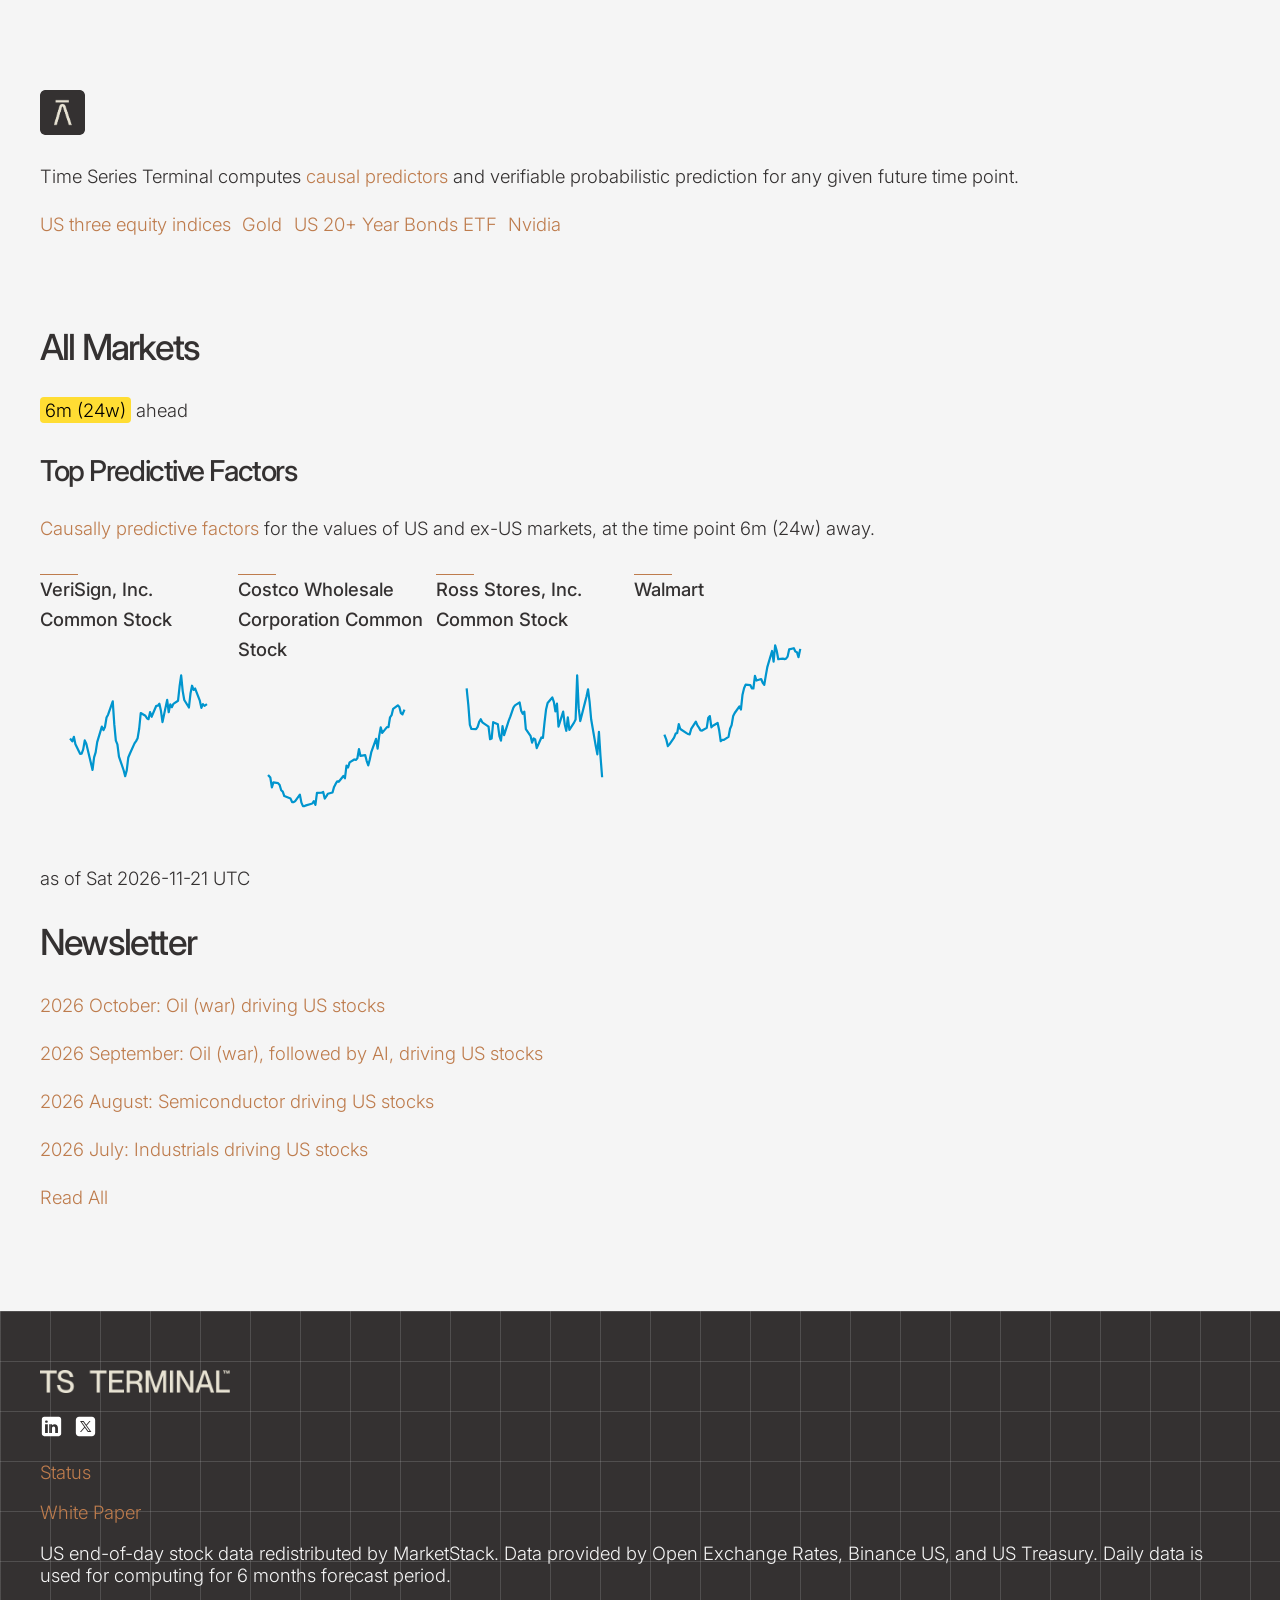
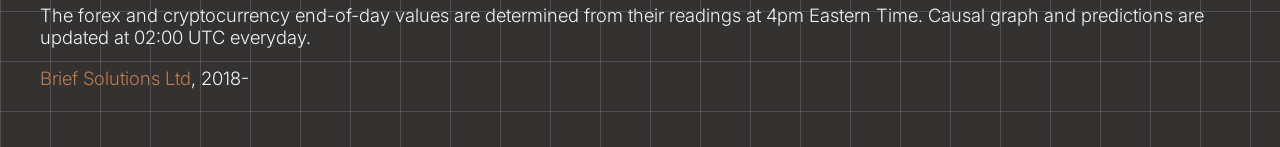
<file: index.html>
<!DOCTYPE html>
<html lang="en">
<meta charset="utf-8">
<meta name="viewport" content="width=device-width, initial-scale=1.0">
<meta name="description" content="tsterm.com analyses time series data to identify causal predictors and can accurately predict the range of a future value within financial markets.">
<meta name="keywords" content="time series, trends, capital markets, financial market, causal prediction, causal predictors, investment strategies">
<meta name="apple-mobile-web-app-capable" content="yes">
<title>

  TS Terminal

</title>
<link rel="icon" href="/static/logo/Logo.png">
<link rel="stylesheet" href="/static/simple.css">

<script src="/static/ui.js"></script>


<main>
<div class="landing-pane">
<p>
  <img class="height-1" src="/static/logo/Logo.png" alt="logo">
</p>

<p>Time Series Terminal computes <a href="/static/whitepaper.html#the-problem">causal predictors</a> and verifiable probabilistic prediction for any given future time point.</p>


<p class="flex-align-center flex-gap flex-row-gap">
 <a href="us_equity_indices.html">US three equity indices</a>
 <a href="gld.html">Gold</a>
 <a href="tlt.html">US 20+ Year Bonds ETF</a>
 <a href="nvda.html">Nvidia</a>
</p>

</div>

<h2 title="Global equity, interest rates, currencies, &#8230;">All Markets</h2>

<p>
  <mark>6m (24w)</mark>
   ahead</p>

    <h3>Top Predictive Factors</h3>
<p><a href="/static/whitepaper.html#the-problem">Causally predictive factors</a> for the values of US and ex-US markets, at the time point 6m (24w) away.</p>
  <div class="small-multiples">
    
    <div class="small-multiples-child">
      <p class="small-multiples-title">VeriSign, Inc. Common Stock</p>
      <svg xmlns:xlink="http://www.w3.org/1999/xlink" viewBox="0 0 172.8 129.6" xmlns="http://www.w3.org/2000/svg" version="1.1">
 <metadata>
  <rdf:RDF xmlns:dc="http://purl.org/dc/elements/1.1/" xmlns:cc="http://creativecommons.org/ns#" xmlns:rdf="http://www.w3.org/1999/02/22-rdf-syntax-ns#">
   <cc:Work>
    <dc:type rdf:resource="http://purl.org/dc/dcmitype/StillImage"/>
    <dc:date>2026-11-22T15:37:15.131583</dc:date>
    <dc:format>image/svg+xml</dc:format>
    <dc:creator>
     <cc:Agent>
      <dc:title>Matplotlib v3.10.9, https://matplotlib.org/</dc:title>
     </cc:Agent>
    </dc:creator>
   </cc:Work>
  </rdf:RDF>
 </metadata>
 <defs>
  <style type="text/css">*{stroke-linejoin: round; stroke-linecap: butt}</style>
 </defs>
 <g id="figure_1">
  <g id="axes_1">
   <g id="line2d_1">
    <path d="M 27.687273 77.764921 
L 29.086646 79.570294 
L 30.486019 75.43694 
L 31.885392 82.088314 
L 36.083511 90.758856 
L 37.482884 90.545062 
L 38.882257 86.768031 
L 40.28163 78.715117 
L 41.681003 81.731991 
L 47.278495 105.201841 
L 48.677868 93.942014 
L 50.077241 89.404826 
L 51.476614 80.235431 
L 55.674734 66.243789 
L 57.074107 69.426947 
L 58.47348 66.576358 
L 59.872853 58.048346 
L 61.272226 55.50657 
L 65.470345 43.486586 
L 66.869718 64.295887 
L 68.269091 78.881401 
L 69.668464 82.207089 
L 71.067837 93.205612 
L 75.265956 105.510655 
L 76.665329 110.808 
L 78.064702 105.653185 
L 79.464075 94.037034 
L 80.863448 90.663837 
L 85.061567 81.304402 
L 86.46094 79.30899 
L 87.860313 76.64844 
L 89.259687 68.167937 
L 90.65906 54.033766 
L 94.857179 56.504277 
L 96.256552 58.737238 
L 97.655925 59.56866 
L 99.055298 53.202344 
L 100.454671 57.371331 
L 104.65279 47.524921 
L 106.052163 47.406146 
L 107.451536 45.695793 
L 108.850909 52.014599 
L 110.250282 62.157945 
L 114.448401 42.203821 
L 115.847774 53.321119 
L 117.247147 46.26591 
L 118.64652 48.783931 
L 120.045893 45.790812 
L 124.244013 42.963978 
L 125.643386 29.946288 
L 127.042759 20.088 
L 128.442132 34.269681 
L 129.841505 42.322595 
L 134.039624 49.045235 
L 135.438997 36.51452 
L 136.83837 29.447434 
L 138.237743 33.271975 
L 139.637116 31.98921 
L 143.835235 42.892713 
L 145.234608 49.377804 
L 146.633981 46.004606 
L 148.033354 47.596185 
L 149.432727 46.598479 
" clip-path="url(#p2429623690)" style="fill: none; stroke: #0095ce; stroke-width: 2; stroke-linecap: square"/>
    <defs>
     <path id="m81bddefd66" d="M 0 4.5 
C 1.193414 4.5 2.338109 4.025852 3.181981 3.181981 
C 4.025852 2.338109 4.5 1.193414 4.5 0 
C 4.5 -1.193414 4.025852 -2.338109 3.181981 -3.181981 
C 2.338109 -4.025852 1.193414 -4.5 0 -4.5 
C -1.193414 -4.5 -2.338109 -4.025852 -3.181981 -3.181981 
C -4.025852 -2.338109 -4.5 -1.193414 -4.5 0 
C -4.5 1.193414 -4.025852 2.338109 -3.181981 3.181981 
C -2.338109 4.025852 -1.193414 4.5 0 4.5 
z
" style="stroke: #8e8e8e; stroke-width: 2"/>
    </defs>
    <g clip-path="url(#p2429623690)">
     <use data-time="2026-08-25" data-value="293.75" visibility="hidden" onmouseover="showData(event)" onmouseout="hideData(event)" ontouchstart="showData(event)" ontouchend="hideData(event)" pointer-events="all" xlink:href="#m81bddefd66" x="27.687273" y="77.764921" style="fill: #0095ce; stroke: #8e8e8e; stroke-width: 2"/>
     <use data-time="2026-08-26" data-value="292.99" visibility="hidden" onmouseover="showData(event)" onmouseout="hideData(event)" ontouchstart="showData(event)" ontouchend="hideData(event)" pointer-events="all" xlink:href="#m81bddefd66" x="29.086646" y="79.570294" style="fill: #0095ce; stroke: #8e8e8e; stroke-width: 2"/>
     <use data-time="2026-08-27" data-value="294.73" visibility="hidden" onmouseover="showData(event)" onmouseout="hideData(event)" ontouchstart="showData(event)" ontouchend="hideData(event)" pointer-events="all" xlink:href="#m81bddefd66" x="30.486019" y="75.43694" style="fill: #0095ce; stroke: #8e8e8e; stroke-width: 2"/>
     <use data-time="2026-08-28" data-value="291.93" visibility="hidden" onmouseover="showData(event)" onmouseout="hideData(event)" ontouchstart="showData(event)" ontouchend="hideData(event)" pointer-events="all" xlink:href="#m81bddefd66" x="31.885392" y="82.088314" style="fill: #0095ce; stroke: #8e8e8e; stroke-width: 2"/>
     <use data-time="2026-08-31" data-value="288.28" visibility="hidden" onmouseover="showData(event)" onmouseout="hideData(event)" ontouchstart="showData(event)" ontouchend="hideData(event)" pointer-events="all" xlink:href="#m81bddefd66" x="36.083511" y="90.758856" style="fill: #0095ce; stroke: #8e8e8e; stroke-width: 2"/>
     <use data-time="2026-09-01" data-value="288.37" visibility="hidden" onmouseover="showData(event)" onmouseout="hideData(event)" ontouchstart="showData(event)" ontouchend="hideData(event)" pointer-events="all" xlink:href="#m81bddefd66" x="37.482884" y="90.545062" style="fill: #0095ce; stroke: #8e8e8e; stroke-width: 2"/>
     <use data-time="2026-09-02" data-value="289.96" visibility="hidden" onmouseover="showData(event)" onmouseout="hideData(event)" ontouchstart="showData(event)" ontouchend="hideData(event)" pointer-events="all" xlink:href="#m81bddefd66" x="38.882257" y="86.768031" style="fill: #0095ce; stroke: #8e8e8e; stroke-width: 2"/>
     <use data-time="2026-09-03" data-value="293.35" visibility="hidden" onmouseover="showData(event)" onmouseout="hideData(event)" ontouchstart="showData(event)" ontouchend="hideData(event)" pointer-events="all" xlink:href="#m81bddefd66" x="40.28163" y="78.715117" style="fill: #0095ce; stroke: #8e8e8e; stroke-width: 2"/>
     <use data-time="2026-09-04" data-value="292.08" visibility="hidden" onmouseover="showData(event)" onmouseout="hideData(event)" ontouchstart="showData(event)" ontouchend="hideData(event)" pointer-events="all" xlink:href="#m81bddefd66" x="41.681003" y="81.731991" style="fill: #0095ce; stroke: #8e8e8e; stroke-width: 2"/>
     <use data-time="2026-09-08" data-value="282.2" visibility="hidden" onmouseover="showData(event)" onmouseout="hideData(event)" ontouchstart="showData(event)" ontouchend="hideData(event)" pointer-events="all" xlink:href="#m81bddefd66" x="47.278495" y="105.201841" style="fill: #0095ce; stroke: #8e8e8e; stroke-width: 2"/>
     <use data-time="2026-09-09" data-value="286.94" visibility="hidden" onmouseover="showData(event)" onmouseout="hideData(event)" ontouchstart="showData(event)" ontouchend="hideData(event)" pointer-events="all" xlink:href="#m81bddefd66" x="48.677868" y="93.942014" style="fill: #0095ce; stroke: #8e8e8e; stroke-width: 2"/>
     <use data-time="2026-09-10" data-value="288.85" visibility="hidden" onmouseover="showData(event)" onmouseout="hideData(event)" ontouchstart="showData(event)" ontouchend="hideData(event)" pointer-events="all" xlink:href="#m81bddefd66" x="50.077241" y="89.404826" style="fill: #0095ce; stroke: #8e8e8e; stroke-width: 2"/>
     <use data-time="2026-09-11" data-value="292.71" visibility="hidden" onmouseover="showData(event)" onmouseout="hideData(event)" ontouchstart="showData(event)" ontouchend="hideData(event)" pointer-events="all" xlink:href="#m81bddefd66" x="51.476614" y="80.235431" style="fill: #0095ce; stroke: #8e8e8e; stroke-width: 2"/>
     <use data-time="2026-09-14" data-value="298.6" visibility="hidden" onmouseover="showData(event)" onmouseout="hideData(event)" ontouchstart="showData(event)" ontouchend="hideData(event)" pointer-events="all" xlink:href="#m81bddefd66" x="55.674734" y="66.243789" style="fill: #0095ce; stroke: #8e8e8e; stroke-width: 2"/>
     <use data-time="2026-09-15" data-value="297.26" visibility="hidden" onmouseover="showData(event)" onmouseout="hideData(event)" ontouchstart="showData(event)" ontouchend="hideData(event)" pointer-events="all" xlink:href="#m81bddefd66" x="57.074107" y="69.426947" style="fill: #0095ce; stroke: #8e8e8e; stroke-width: 2"/>
     <use data-time="2026-09-16" data-value="298.46" visibility="hidden" onmouseover="showData(event)" onmouseout="hideData(event)" ontouchstart="showData(event)" ontouchend="hideData(event)" pointer-events="all" xlink:href="#m81bddefd66" x="58.47348" y="66.576358" style="fill: #0095ce; stroke: #8e8e8e; stroke-width: 2"/>
     <use data-time="2026-09-17" data-value="302.05" visibility="hidden" onmouseover="showData(event)" onmouseout="hideData(event)" ontouchstart="showData(event)" ontouchend="hideData(event)" pointer-events="all" xlink:href="#m81bddefd66" x="59.872853" y="58.048346" style="fill: #0095ce; stroke: #8e8e8e; stroke-width: 2"/>
     <use data-time="2026-09-18" data-value="303.12" visibility="hidden" onmouseover="showData(event)" onmouseout="hideData(event)" ontouchstart="showData(event)" ontouchend="hideData(event)" pointer-events="all" xlink:href="#m81bddefd66" x="61.272226" y="55.50657" style="fill: #0095ce; stroke: #8e8e8e; stroke-width: 2"/>
     <use data-time="2026-09-21" data-value="308.18" visibility="hidden" onmouseover="showData(event)" onmouseout="hideData(event)" ontouchstart="showData(event)" ontouchend="hideData(event)" pointer-events="all" xlink:href="#m81bddefd66" x="65.470345" y="43.486586" style="fill: #0095ce; stroke: #8e8e8e; stroke-width: 2"/>
     <use data-time="2026-09-22" data-value="299.42" visibility="hidden" onmouseover="showData(event)" onmouseout="hideData(event)" ontouchstart="showData(event)" ontouchend="hideData(event)" pointer-events="all" xlink:href="#m81bddefd66" x="66.869718" y="64.295887" style="fill: #0095ce; stroke: #8e8e8e; stroke-width: 2"/>
     <use data-time="2026-09-23" data-value="293.28" visibility="hidden" onmouseover="showData(event)" onmouseout="hideData(event)" ontouchstart="showData(event)" ontouchend="hideData(event)" pointer-events="all" xlink:href="#m81bddefd66" x="68.269091" y="78.881401" style="fill: #0095ce; stroke: #8e8e8e; stroke-width: 2"/>
     <use data-time="2026-09-24" data-value="291.88" visibility="hidden" onmouseover="showData(event)" onmouseout="hideData(event)" ontouchstart="showData(event)" ontouchend="hideData(event)" pointer-events="all" xlink:href="#m81bddefd66" x="69.668464" y="82.207089" style="fill: #0095ce; stroke: #8e8e8e; stroke-width: 2"/>
     <use data-time="2026-09-25" data-value="287.25" visibility="hidden" onmouseover="showData(event)" onmouseout="hideData(event)" ontouchstart="showData(event)" ontouchend="hideData(event)" pointer-events="all" xlink:href="#m81bddefd66" x="71.067837" y="93.205612" style="fill: #0095ce; stroke: #8e8e8e; stroke-width: 2"/>
     <use data-time="2026-09-28" data-value="282.07" visibility="hidden" onmouseover="showData(event)" onmouseout="hideData(event)" ontouchstart="showData(event)" ontouchend="hideData(event)" pointer-events="all" xlink:href="#m81bddefd66" x="75.265956" y="105.510655" style="fill: #0095ce; stroke: #8e8e8e; stroke-width: 2"/>
     <use data-time="2026-09-29" data-value="279.84" visibility="hidden" onmouseover="showData(event)" onmouseout="hideData(event)" ontouchstart="showData(event)" ontouchend="hideData(event)" pointer-events="all" xlink:href="#m81bddefd66" x="76.665329" y="110.808" style="fill: #0095ce; stroke: #8e8e8e; stroke-width: 2"/>
     <use data-time="2026-09-30" data-value="282.01" visibility="hidden" onmouseover="showData(event)" onmouseout="hideData(event)" ontouchstart="showData(event)" ontouchend="hideData(event)" pointer-events="all" xlink:href="#m81bddefd66" x="78.064702" y="105.653185" style="fill: #0095ce; stroke: #8e8e8e; stroke-width: 2"/>
     <use data-time="2026-10-01" data-value="286.9" visibility="hidden" onmouseover="showData(event)" onmouseout="hideData(event)" ontouchstart="showData(event)" ontouchend="hideData(event)" pointer-events="all" xlink:href="#m81bddefd66" x="79.464075" y="94.037034" style="fill: #0095ce; stroke: #8e8e8e; stroke-width: 2"/>
     <use data-time="2026-10-02" data-value="288.32" visibility="hidden" onmouseover="showData(event)" onmouseout="hideData(event)" ontouchstart="showData(event)" ontouchend="hideData(event)" pointer-events="all" xlink:href="#m81bddefd66" x="80.863448" y="90.663837" style="fill: #0095ce; stroke: #8e8e8e; stroke-width: 2"/>
     <use data-time="2026-10-05" data-value="292.26" visibility="hidden" onmouseover="showData(event)" onmouseout="hideData(event)" ontouchstart="showData(event)" ontouchend="hideData(event)" pointer-events="all" xlink:href="#m81bddefd66" x="85.061567" y="81.304402" style="fill: #0095ce; stroke: #8e8e8e; stroke-width: 2"/>
     <use data-time="2026-10-06" data-value="293.1" visibility="hidden" onmouseover="showData(event)" onmouseout="hideData(event)" ontouchstart="showData(event)" ontouchend="hideData(event)" pointer-events="all" xlink:href="#m81bddefd66" x="86.46094" y="79.30899" style="fill: #0095ce; stroke: #8e8e8e; stroke-width: 2"/>
     <use data-time="2026-10-07" data-value="294.22" visibility="hidden" onmouseover="showData(event)" onmouseout="hideData(event)" ontouchstart="showData(event)" ontouchend="hideData(event)" pointer-events="all" xlink:href="#m81bddefd66" x="87.860313" y="76.64844" style="fill: #0095ce; stroke: #8e8e8e; stroke-width: 2"/>
     <use data-time="2026-10-08" data-value="297.79" visibility="hidden" onmouseover="showData(event)" onmouseout="hideData(event)" ontouchstart="showData(event)" ontouchend="hideData(event)" pointer-events="all" xlink:href="#m81bddefd66" x="89.259687" y="68.167937" style="fill: #0095ce; stroke: #8e8e8e; stroke-width: 2"/>
     <use data-time="2026-10-09" data-value="303.74" visibility="hidden" onmouseover="showData(event)" onmouseout="hideData(event)" ontouchstart="showData(event)" ontouchend="hideData(event)" pointer-events="all" xlink:href="#m81bddefd66" x="90.65906" y="54.033766" style="fill: #0095ce; stroke: #8e8e8e; stroke-width: 2"/>
     <use data-time="2026-10-12" data-value="302.7" visibility="hidden" onmouseover="showData(event)" onmouseout="hideData(event)" ontouchstart="showData(event)" ontouchend="hideData(event)" pointer-events="all" xlink:href="#m81bddefd66" x="94.857179" y="56.504277" style="fill: #0095ce; stroke: #8e8e8e; stroke-width: 2"/>
     <use data-time="2026-10-13" data-value="301.76" visibility="hidden" onmouseover="showData(event)" onmouseout="hideData(event)" ontouchstart="showData(event)" ontouchend="hideData(event)" pointer-events="all" xlink:href="#m81bddefd66" x="96.256552" y="58.737238" style="fill: #0095ce; stroke: #8e8e8e; stroke-width: 2"/>
     <use data-time="2026-10-14" data-value="301.41" visibility="hidden" onmouseover="showData(event)" onmouseout="hideData(event)" ontouchstart="showData(event)" ontouchend="hideData(event)" pointer-events="all" xlink:href="#m81bddefd66" x="97.655925" y="59.56866" style="fill: #0095ce; stroke: #8e8e8e; stroke-width: 2"/>
     <use data-time="2026-10-15" data-value="304.09" visibility="hidden" onmouseover="showData(event)" onmouseout="hideData(event)" ontouchstart="showData(event)" ontouchend="hideData(event)" pointer-events="all" xlink:href="#m81bddefd66" x="99.055298" y="53.202344" style="fill: #0095ce; stroke: #8e8e8e; stroke-width: 2"/>
     <use data-time="2026-10-16" data-value="302.33" visibility="hidden" onmouseover="showData(event)" onmouseout="hideData(event)" ontouchstart="showData(event)" ontouchend="hideData(event)" pointer-events="all" xlink:href="#m81bddefd66" x="100.454671" y="57.371331" style="fill: #0095ce; stroke: #8e8e8e; stroke-width: 2"/>
     <use data-time="2026-10-19" data-value="306.48" visibility="hidden" onmouseover="showData(event)" onmouseout="hideData(event)" ontouchstart="showData(event)" ontouchend="hideData(event)" pointer-events="all" xlink:href="#m81bddefd66" x="104.65279" y="47.524921" style="fill: #0095ce; stroke: #8e8e8e; stroke-width: 2"/>
     <use data-time="2026-10-20" data-value="306.53" visibility="hidden" onmouseover="showData(event)" onmouseout="hideData(event)" ontouchstart="showData(event)" ontouchend="hideData(event)" pointer-events="all" xlink:href="#m81bddefd66" x="106.052163" y="47.406146" style="fill: #0095ce; stroke: #8e8e8e; stroke-width: 2"/>
     <use data-time="2026-10-21" data-value="307.25" visibility="hidden" onmouseover="showData(event)" onmouseout="hideData(event)" ontouchstart="showData(event)" ontouchend="hideData(event)" pointer-events="all" xlink:href="#m81bddefd66" x="107.451536" y="45.695793" style="fill: #0095ce; stroke: #8e8e8e; stroke-width: 2"/>
     <use data-time="2026-10-22" data-value="304.59" visibility="hidden" onmouseover="showData(event)" onmouseout="hideData(event)" ontouchstart="showData(event)" ontouchend="hideData(event)" pointer-events="all" xlink:href="#m81bddefd66" x="108.850909" y="52.014599" style="fill: #0095ce; stroke: #8e8e8e; stroke-width: 2"/>
     <use data-time="2026-10-23" data-value="300.32" visibility="hidden" onmouseover="showData(event)" onmouseout="hideData(event)" ontouchstart="showData(event)" ontouchend="hideData(event)" pointer-events="all" xlink:href="#m81bddefd66" x="110.250282" y="62.157945" style="fill: #0095ce; stroke: #8e8e8e; stroke-width: 2"/>
     <use data-time="2026-10-26" data-value="308.72" visibility="hidden" onmouseover="showData(event)" onmouseout="hideData(event)" ontouchstart="showData(event)" ontouchend="hideData(event)" pointer-events="all" xlink:href="#m81bddefd66" x="114.448401" y="42.203821" style="fill: #0095ce; stroke: #8e8e8e; stroke-width: 2"/>
     <use data-time="2026-10-27" data-value="304.04" visibility="hidden" onmouseover="showData(event)" onmouseout="hideData(event)" ontouchstart="showData(event)" ontouchend="hideData(event)" pointer-events="all" xlink:href="#m81bddefd66" x="115.847774" y="53.321119" style="fill: #0095ce; stroke: #8e8e8e; stroke-width: 2"/>
     <use data-time="2026-10-28" data-value="307.01" visibility="hidden" onmouseover="showData(event)" onmouseout="hideData(event)" ontouchstart="showData(event)" ontouchend="hideData(event)" pointer-events="all" xlink:href="#m81bddefd66" x="117.247147" y="46.26591" style="fill: #0095ce; stroke: #8e8e8e; stroke-width: 2"/>
     <use data-time="2026-10-29" data-value="305.95" visibility="hidden" onmouseover="showData(event)" onmouseout="hideData(event)" ontouchstart="showData(event)" ontouchend="hideData(event)" pointer-events="all" xlink:href="#m81bddefd66" x="118.64652" y="48.783931" style="fill: #0095ce; stroke: #8e8e8e; stroke-width: 2"/>
     <use data-time="2026-10-30" data-value="307.21" visibility="hidden" onmouseover="showData(event)" onmouseout="hideData(event)" ontouchstart="showData(event)" ontouchend="hideData(event)" pointer-events="all" xlink:href="#m81bddefd66" x="120.045893" y="45.790812" style="fill: #0095ce; stroke: #8e8e8e; stroke-width: 2"/>
     <use data-time="2026-11-02" data-value="308.4" visibility="hidden" onmouseover="showData(event)" onmouseout="hideData(event)" ontouchstart="showData(event)" ontouchend="hideData(event)" pointer-events="all" xlink:href="#m81bddefd66" x="124.244013" y="42.963978" style="fill: #0095ce; stroke: #8e8e8e; stroke-width: 2"/>
     <use data-time="2026-11-03" data-value="313.88" visibility="hidden" onmouseover="showData(event)" onmouseout="hideData(event)" ontouchstart="showData(event)" ontouchend="hideData(event)" pointer-events="all" xlink:href="#m81bddefd66" x="125.643386" y="29.946288" style="fill: #0095ce; stroke: #8e8e8e; stroke-width: 2"/>
     <use data-time="2026-11-04" data-value="318.03" visibility="hidden" onmouseover="showData(event)" onmouseout="hideData(event)" ontouchstart="showData(event)" ontouchend="hideData(event)" pointer-events="all" xlink:href="#m81bddefd66" x="127.042759" y="20.088" style="fill: #0095ce; stroke: #8e8e8e; stroke-width: 2"/>
     <use data-time="2026-11-05" data-value="312.06" visibility="hidden" onmouseover="showData(event)" onmouseout="hideData(event)" ontouchstart="showData(event)" ontouchend="hideData(event)" pointer-events="all" xlink:href="#m81bddefd66" x="128.442132" y="34.269681" style="fill: #0095ce; stroke: #8e8e8e; stroke-width: 2"/>
     <use data-time="2026-11-06" data-value="308.67" visibility="hidden" onmouseover="showData(event)" onmouseout="hideData(event)" ontouchstart="showData(event)" ontouchend="hideData(event)" pointer-events="all" xlink:href="#m81bddefd66" x="129.841505" y="42.322595" style="fill: #0095ce; stroke: #8e8e8e; stroke-width: 2"/>
     <use data-time="2026-11-09" data-value="305.84" visibility="hidden" onmouseover="showData(event)" onmouseout="hideData(event)" ontouchstart="showData(event)" ontouchend="hideData(event)" pointer-events="all" xlink:href="#m81bddefd66" x="134.039624" y="49.045235" style="fill: #0095ce; stroke: #8e8e8e; stroke-width: 2"/>
     <use data-time="2026-11-10" data-value="311.12" visibility="hidden" onmouseover="showData(event)" onmouseout="hideData(event)" ontouchstart="showData(event)" ontouchend="hideData(event)" pointer-events="all" xlink:href="#m81bddefd66" x="135.438997" y="36.51452" style="fill: #0095ce; stroke: #8e8e8e; stroke-width: 2"/>
     <use data-time="2026-11-11" data-value="314.09" visibility="hidden" onmouseover="showData(event)" onmouseout="hideData(event)" ontouchstart="showData(event)" ontouchend="hideData(event)" pointer-events="all" xlink:href="#m81bddefd66" x="136.83837" y="29.447434" style="fill: #0095ce; stroke: #8e8e8e; stroke-width: 2"/>
     <use data-time="2026-11-12" data-value="312.48" visibility="hidden" onmouseover="showData(event)" onmouseout="hideData(event)" ontouchstart="showData(event)" ontouchend="hideData(event)" pointer-events="all" xlink:href="#m81bddefd66" x="138.237743" y="33.271975" style="fill: #0095ce; stroke: #8e8e8e; stroke-width: 2"/>
     <use data-time="2026-11-13" data-value="313.02" visibility="hidden" onmouseover="showData(event)" onmouseout="hideData(event)" ontouchstart="showData(event)" ontouchend="hideData(event)" pointer-events="all" xlink:href="#m81bddefd66" x="139.637116" y="31.98921" style="fill: #0095ce; stroke: #8e8e8e; stroke-width: 2"/>
     <use data-time="2026-11-16" data-value="308.43" visibility="hidden" onmouseover="showData(event)" onmouseout="hideData(event)" ontouchstart="showData(event)" ontouchend="hideData(event)" pointer-events="all" xlink:href="#m81bddefd66" x="143.835235" y="42.892713" style="fill: #0095ce; stroke: #8e8e8e; stroke-width: 2"/>
     <use data-time="2026-11-17" data-value="305.7" visibility="hidden" onmouseover="showData(event)" onmouseout="hideData(event)" ontouchstart="showData(event)" ontouchend="hideData(event)" pointer-events="all" xlink:href="#m81bddefd66" x="145.234608" y="49.377804" style="fill: #0095ce; stroke: #8e8e8e; stroke-width: 2"/>
     <use data-time="2026-11-18" data-value="307.12" visibility="hidden" onmouseover="showData(event)" onmouseout="hideData(event)" ontouchstart="showData(event)" ontouchend="hideData(event)" pointer-events="all" xlink:href="#m81bddefd66" x="146.633981" y="46.004606" style="fill: #0095ce; stroke: #8e8e8e; stroke-width: 2"/>
     <use data-time="2026-11-19" data-value="306.45" visibility="hidden" onmouseover="showData(event)" onmouseout="hideData(event)" ontouchstart="showData(event)" ontouchend="hideData(event)" pointer-events="all" xlink:href="#m81bddefd66" x="148.033354" y="47.596185" style="fill: #0095ce; stroke: #8e8e8e; stroke-width: 2"/>
     <use data-time="2026-11-20" data-value="306.87" visibility="hidden" onmouseover="showData(event)" onmouseout="hideData(event)" ontouchstart="showData(event)" ontouchend="hideData(event)" pointer-events="all" xlink:href="#m81bddefd66" x="149.432727" y="46.598479" style="fill: #0095ce; stroke: #8e8e8e; stroke-width: 2"/>
    </g>
   </g>
  </g>
 </g>
 <defs>
  <clipPath id="p2429623690">
   <rect x="21.6" y="15.552" width="133.92" height="99.792"/>
  </clipPath>
 </defs>
<text id="display" visibility="hidden" x="0" y="1em"></text></svg>

    </div>
    
    <div class="small-multiples-child">
      <p class="small-multiples-title">Costco Wholesale Corporation Common Stock</p>
      <svg xmlns:xlink="http://www.w3.org/1999/xlink" viewBox="0 0 172.8 129.6" xmlns="http://www.w3.org/2000/svg" version="1.1">
 <metadata>
  <rdf:RDF xmlns:dc="http://purl.org/dc/elements/1.1/" xmlns:cc="http://creativecommons.org/ns#" xmlns:rdf="http://www.w3.org/1999/02/22-rdf-syntax-ns#">
   <cc:Work>
    <dc:type rdf:resource="http://purl.org/dc/dcmitype/StillImage"/>
    <dc:date>2026-11-22T15:37:15.138240</dc:date>
    <dc:format>image/svg+xml</dc:format>
    <dc:creator>
     <cc:Agent>
      <dc:title>Matplotlib v3.10.9, https://matplotlib.org/</dc:title>
     </cc:Agent>
    </dc:creator>
   </cc:Work>
  </rdf:RDF>
 </metadata>
 <defs>
  <style type="text/css">*{stroke-linejoin: round; stroke-linecap: butt}</style>
 </defs>
 <g id="figure_1">
  <g id="axes_1">
   <g id="line2d_1">
    <path d="M 27.687273 83.480662 
L 29.086646 85.084756 
L 30.486019 93.93408 
L 31.885392 89.476429 
L 36.083511 90.127964 
L 37.482884 91.748553 
L 38.882257 96.482487 
L 40.28163 97.748444 
L 41.681003 101.736 
L 47.278495 104.028742 
L 48.677868 107.154458 
L 50.077241 107.245178 
L 51.476614 106.259629 
L 55.674734 100.428807 
L 57.074107 107.669913 
L 58.47348 110.808 
L 59.872853 110.729651 
L 61.272226 110.160589 
L 65.470345 108.853396 
L 66.869718 108.469898 
L 68.269091 106.288495 
L 69.668464 109.678124 
L 71.067837 98.839145 
L 75.265956 98.775229 
L 76.665329 98.086582 
L 78.064702 103.962764 
L 79.464075 102.065891 
L 80.863448 99.711295 
L 85.061567 98.527811 
L 86.46094 93.513469 
L 87.860313 90.80424 
L 89.259687 88.466138 
L 90.65906 88.878502 
L 94.857179 83.715709 
L 96.256552 85.699178 
L 97.655925 74.412785 
L 99.055298 76.058116 
L 100.454671 71.48088 
L 104.65279 68.833505 
L 106.052163 69.21288 
L 107.451536 67.687135 
L 108.850909 59.481098 
L 110.250282 65.621193 
L 114.448401 64.862444 
L 115.847774 70.235542 
L 117.247147 74.11176 
L 118.64652 68.606705 
L 120.045893 61.926415 
L 124.244013 50.268895 
L 125.643386 59.048116 
L 127.042759 47.827702 
L 128.442132 39.943309 
L 129.841505 44.904044 
L 134.039624 39.700015 
L 135.438997 39.716509 
L 136.83837 30.863062 
L 138.237743 28.966189 
L 139.637116 23.193098 
L 143.835235 20.088 
L 145.234608 21.597251 
L 146.633981 27.147665 
L 148.033354 28.29816 
L 149.432727 24.867295 
" clip-path="url(#p89f0ea6644)" style="fill: none; stroke: #0095ce; stroke-width: 2; stroke-linecap: square"/>
    <defs>
     <path id="m210f374298" d="M 0 4.5 
C 1.193414 4.5 2.338109 4.025852 3.181981 3.181981 
C 4.025852 2.338109 4.5 1.193414 4.5 0 
C 4.5 -1.193414 4.025852 -2.338109 3.181981 -3.181981 
C 2.338109 -4.025852 1.193414 -4.5 0 -4.5 
C -1.193414 -4.5 -2.338109 -4.025852 -3.181981 -3.181981 
C -4.025852 -2.338109 -4.5 -1.193414 -4.5 0 
C -4.5 1.193414 -4.025852 2.338109 -3.181981 3.181981 
C -2.338109 4.025852 -1.193414 4.5 0 4.5 
z
" style="stroke: #8e8e8e; stroke-width: 2"/>
    </defs>
    <g clip-path="url(#p89f0ea6644)">
     <use data-time="2026-08-25" data-value="960.01" visibility="hidden" onmouseover="showData(event)" onmouseout="hideData(event)" ontouchstart="showData(event)" ontouchend="hideData(event)" pointer-events="all" xlink:href="#m210f374298" x="27.687273" y="83.480662" style="fill: #0095ce; stroke: #8e8e8e; stroke-width: 2"/>
     <use data-time="2026-08-26" data-value="956.12" visibility="hidden" onmouseover="showData(event)" onmouseout="hideData(event)" ontouchstart="showData(event)" ontouchend="hideData(event)" pointer-events="all" xlink:href="#m210f374298" x="29.086646" y="85.084756" style="fill: #0095ce; stroke: #8e8e8e; stroke-width: 2"/>
     <use data-time="2026-08-27" data-value="934.66" visibility="hidden" onmouseover="showData(event)" onmouseout="hideData(event)" ontouchstart="showData(event)" ontouchend="hideData(event)" pointer-events="all" xlink:href="#m210f374298" x="30.486019" y="93.93408" style="fill: #0095ce; stroke: #8e8e8e; stroke-width: 2"/>
     <use data-time="2026-08-28" data-value="945.47" visibility="hidden" onmouseover="showData(event)" onmouseout="hideData(event)" ontouchstart="showData(event)" ontouchend="hideData(event)" pointer-events="all" xlink:href="#m210f374298" x="31.885392" y="89.476429" style="fill: #0095ce; stroke: #8e8e8e; stroke-width: 2"/>
     <use data-time="2026-08-31" data-value="943.89" visibility="hidden" onmouseover="showData(event)" onmouseout="hideData(event)" ontouchstart="showData(event)" ontouchend="hideData(event)" pointer-events="all" xlink:href="#m210f374298" x="36.083511" y="90.127964" style="fill: #0095ce; stroke: #8e8e8e; stroke-width: 2"/>
     <use data-time="2026-09-01" data-value="939.96" visibility="hidden" onmouseover="showData(event)" onmouseout="hideData(event)" ontouchstart="showData(event)" ontouchend="hideData(event)" pointer-events="all" xlink:href="#m210f374298" x="37.482884" y="91.748553" style="fill: #0095ce; stroke: #8e8e8e; stroke-width: 2"/>
     <use data-time="2026-09-02" data-value="928.48" visibility="hidden" onmouseover="showData(event)" onmouseout="hideData(event)" ontouchstart="showData(event)" ontouchend="hideData(event)" pointer-events="all" xlink:href="#m210f374298" x="38.882257" y="96.482487" style="fill: #0095ce; stroke: #8e8e8e; stroke-width: 2"/>
     <use data-time="2026-09-03" data-value="925.41" visibility="hidden" onmouseover="showData(event)" onmouseout="hideData(event)" ontouchstart="showData(event)" ontouchend="hideData(event)" pointer-events="all" xlink:href="#m210f374298" x="40.28163" y="97.748444" style="fill: #0095ce; stroke: #8e8e8e; stroke-width: 2"/>
     <use data-time="2026-09-04" data-value="915.74" visibility="hidden" onmouseover="showData(event)" onmouseout="hideData(event)" ontouchstart="showData(event)" ontouchend="hideData(event)" pointer-events="all" xlink:href="#m210f374298" x="41.681003" y="101.736" style="fill: #0095ce; stroke: #8e8e8e; stroke-width: 2"/>
     <use data-time="2026-09-08" data-value="910.18" visibility="hidden" onmouseover="showData(event)" onmouseout="hideData(event)" ontouchstart="showData(event)" ontouchend="hideData(event)" pointer-events="all" xlink:href="#m210f374298" x="47.278495" y="104.028742" style="fill: #0095ce; stroke: #8e8e8e; stroke-width: 2"/>
     <use data-time="2026-09-09" data-value="902.6" visibility="hidden" onmouseover="showData(event)" onmouseout="hideData(event)" ontouchstart="showData(event)" ontouchend="hideData(event)" pointer-events="all" xlink:href="#m210f374298" x="48.677868" y="107.154458" style="fill: #0095ce; stroke: #8e8e8e; stroke-width: 2"/>
     <use data-time="2026-09-10" data-value="902.38" visibility="hidden" onmouseover="showData(event)" onmouseout="hideData(event)" ontouchstart="showData(event)" ontouchend="hideData(event)" pointer-events="all" xlink:href="#m210f374298" x="50.077241" y="107.245178" style="fill: #0095ce; stroke: #8e8e8e; stroke-width: 2"/>
     <use data-time="2026-09-11" data-value="904.77" visibility="hidden" onmouseover="showData(event)" onmouseout="hideData(event)" ontouchstart="showData(event)" ontouchend="hideData(event)" pointer-events="all" xlink:href="#m210f374298" x="51.476614" y="106.259629" style="fill: #0095ce; stroke: #8e8e8e; stroke-width: 2"/>
     <use data-time="2026-09-14" data-value="918.91" visibility="hidden" onmouseover="showData(event)" onmouseout="hideData(event)" ontouchstart="showData(event)" ontouchend="hideData(event)" pointer-events="all" xlink:href="#m210f374298" x="55.674734" y="100.428807" style="fill: #0095ce; stroke: #8e8e8e; stroke-width: 2"/>
     <use data-time="2026-09-15" data-value="901.35" visibility="hidden" onmouseover="showData(event)" onmouseout="hideData(event)" ontouchstart="showData(event)" ontouchend="hideData(event)" pointer-events="all" xlink:href="#m210f374298" x="57.074107" y="107.669913" style="fill: #0095ce; stroke: #8e8e8e; stroke-width: 2"/>
     <use data-time="2026-09-16" data-value="893.74" visibility="hidden" onmouseover="showData(event)" onmouseout="hideData(event)" ontouchstart="showData(event)" ontouchend="hideData(event)" pointer-events="all" xlink:href="#m210f374298" x="58.47348" y="110.808" style="fill: #0095ce; stroke: #8e8e8e; stroke-width: 2"/>
     <use data-time="2026-09-17" data-value="893.93" visibility="hidden" onmouseover="showData(event)" onmouseout="hideData(event)" ontouchstart="showData(event)" ontouchend="hideData(event)" pointer-events="all" xlink:href="#m210f374298" x="59.872853" y="110.729651" style="fill: #0095ce; stroke: #8e8e8e; stroke-width: 2"/>
     <use data-time="2026-09-18" data-value="895.31" visibility="hidden" onmouseover="showData(event)" onmouseout="hideData(event)" ontouchstart="showData(event)" ontouchend="hideData(event)" pointer-events="all" xlink:href="#m210f374298" x="61.272226" y="110.160589" style="fill: #0095ce; stroke: #8e8e8e; stroke-width: 2"/>
     <use data-time="2026-09-21" data-value="898.48" visibility="hidden" onmouseover="showData(event)" onmouseout="hideData(event)" ontouchstart="showData(event)" ontouchend="hideData(event)" pointer-events="all" xlink:href="#m210f374298" x="65.470345" y="108.853396" style="fill: #0095ce; stroke: #8e8e8e; stroke-width: 2"/>
     <use data-time="2026-09-22" data-value="899.41" visibility="hidden" onmouseover="showData(event)" onmouseout="hideData(event)" ontouchstart="showData(event)" ontouchend="hideData(event)" pointer-events="all" xlink:href="#m210f374298" x="66.869718" y="108.469898" style="fill: #0095ce; stroke: #8e8e8e; stroke-width: 2"/>
     <use data-time="2026-09-23" data-value="904.7" visibility="hidden" onmouseover="showData(event)" onmouseout="hideData(event)" ontouchstart="showData(event)" ontouchend="hideData(event)" pointer-events="all" xlink:href="#m210f374298" x="68.269091" y="106.288495" style="fill: #0095ce; stroke: #8e8e8e; stroke-width: 2"/>
     <use data-time="2026-09-24" data-value="896.48" visibility="hidden" onmouseover="showData(event)" onmouseout="hideData(event)" ontouchstart="showData(event)" ontouchend="hideData(event)" pointer-events="all" xlink:href="#m210f374298" x="69.668464" y="109.678124" style="fill: #0095ce; stroke: #8e8e8e; stroke-width: 2"/>
     <use data-time="2026-09-25" data-value="922.76" visibility="hidden" onmouseover="showData(event)" onmouseout="hideData(event)" ontouchstart="showData(event)" ontouchend="hideData(event)" pointer-events="all" xlink:href="#m210f374298" x="71.067837" y="98.839145" style="fill: #0095ce; stroke: #8e8e8e; stroke-width: 2"/>
     <use data-time="2026-09-28" data-value="922.92" visibility="hidden" onmouseover="showData(event)" onmouseout="hideData(event)" ontouchstart="showData(event)" ontouchend="hideData(event)" pointer-events="all" xlink:href="#m210f374298" x="75.265956" y="98.775229" style="fill: #0095ce; stroke: #8e8e8e; stroke-width: 2"/>
     <use data-time="2026-09-29" data-value="924.59" visibility="hidden" onmouseover="showData(event)" onmouseout="hideData(event)" ontouchstart="showData(event)" ontouchend="hideData(event)" pointer-events="all" xlink:href="#m210f374298" x="76.665329" y="98.086582" style="fill: #0095ce; stroke: #8e8e8e; stroke-width: 2"/>
     <use data-time="2026-09-30" data-value="910.34" visibility="hidden" onmouseover="showData(event)" onmouseout="hideData(event)" ontouchstart="showData(event)" ontouchend="hideData(event)" pointer-events="all" xlink:href="#m210f374298" x="78.064702" y="103.962764" style="fill: #0095ce; stroke: #8e8e8e; stroke-width: 2"/>
     <use data-time="2026-10-01" data-value="914.94" visibility="hidden" onmouseover="showData(event)" onmouseout="hideData(event)" ontouchstart="showData(event)" ontouchend="hideData(event)" pointer-events="all" xlink:href="#m210f374298" x="79.464075" y="102.065891" style="fill: #0095ce; stroke: #8e8e8e; stroke-width: 2"/>
     <use data-time="2026-10-02" data-value="920.65" visibility="hidden" onmouseover="showData(event)" onmouseout="hideData(event)" ontouchstart="showData(event)" ontouchend="hideData(event)" pointer-events="all" xlink:href="#m210f374298" x="80.863448" y="99.711295" style="fill: #0095ce; stroke: #8e8e8e; stroke-width: 2"/>
     <use data-time="2026-10-05" data-value="923.52" visibility="hidden" onmouseover="showData(event)" onmouseout="hideData(event)" ontouchstart="showData(event)" ontouchend="hideData(event)" pointer-events="all" xlink:href="#m210f374298" x="85.061567" y="98.527811" style="fill: #0095ce; stroke: #8e8e8e; stroke-width: 2"/>
     <use data-time="2026-10-06" data-value="935.68" visibility="hidden" onmouseover="showData(event)" onmouseout="hideData(event)" ontouchstart="showData(event)" ontouchend="hideData(event)" pointer-events="all" xlink:href="#m210f374298" x="86.46094" y="93.513469" style="fill: #0095ce; stroke: #8e8e8e; stroke-width: 2"/>
     <use data-time="2026-10-07" data-value="942.25" visibility="hidden" onmouseover="showData(event)" onmouseout="hideData(event)" ontouchstart="showData(event)" ontouchend="hideData(event)" pointer-events="all" xlink:href="#m210f374298" x="87.860313" y="90.80424" style="fill: #0095ce; stroke: #8e8e8e; stroke-width: 2"/>
     <use data-time="2026-10-08" data-value="947.92" visibility="hidden" onmouseover="showData(event)" onmouseout="hideData(event)" ontouchstart="showData(event)" ontouchend="hideData(event)" pointer-events="all" xlink:href="#m210f374298" x="89.259687" y="88.466138" style="fill: #0095ce; stroke: #8e8e8e; stroke-width: 2"/>
     <use data-time="2026-10-09" data-value="946.92" visibility="hidden" onmouseover="showData(event)" onmouseout="hideData(event)" ontouchstart="showData(event)" ontouchend="hideData(event)" pointer-events="all" xlink:href="#m210f374298" x="90.65906" y="88.878502" style="fill: #0095ce; stroke: #8e8e8e; stroke-width: 2"/>
     <use data-time="2026-10-12" data-value="959.44" visibility="hidden" onmouseover="showData(event)" onmouseout="hideData(event)" ontouchstart="showData(event)" ontouchend="hideData(event)" pointer-events="all" xlink:href="#m210f374298" x="94.857179" y="83.715709" style="fill: #0095ce; stroke: #8e8e8e; stroke-width: 2"/>
     <use data-time="2026-10-13" data-value="954.63" visibility="hidden" onmouseover="showData(event)" onmouseout="hideData(event)" ontouchstart="showData(event)" ontouchend="hideData(event)" pointer-events="all" xlink:href="#m210f374298" x="96.256552" y="85.699178" style="fill: #0095ce; stroke: #8e8e8e; stroke-width: 2"/>
     <use data-time="2026-10-14" data-value="982.0" visibility="hidden" onmouseover="showData(event)" onmouseout="hideData(event)" ontouchstart="showData(event)" ontouchend="hideData(event)" pointer-events="all" xlink:href="#m210f374298" x="97.655925" y="74.412785" style="fill: #0095ce; stroke: #8e8e8e; stroke-width: 2"/>
     <use data-time="2026-10-15" data-value="978.01" visibility="hidden" onmouseover="showData(event)" onmouseout="hideData(event)" ontouchstart="showData(event)" ontouchend="hideData(event)" pointer-events="all" xlink:href="#m210f374298" x="99.055298" y="76.058116" style="fill: #0095ce; stroke: #8e8e8e; stroke-width: 2"/>
     <use data-time="2026-10-16" data-value="989.11" visibility="hidden" onmouseover="showData(event)" onmouseout="hideData(event)" ontouchstart="showData(event)" ontouchend="hideData(event)" pointer-events="all" xlink:href="#m210f374298" x="100.454671" y="71.48088" style="fill: #0095ce; stroke: #8e8e8e; stroke-width: 2"/>
     <use data-time="2026-10-19" data-value="995.53" visibility="hidden" onmouseover="showData(event)" onmouseout="hideData(event)" ontouchstart="showData(event)" ontouchend="hideData(event)" pointer-events="all" xlink:href="#m210f374298" x="104.65279" y="68.833505" style="fill: #0095ce; stroke: #8e8e8e; stroke-width: 2"/>
     <use data-time="2026-10-20" data-value="994.61" visibility="hidden" onmouseover="showData(event)" onmouseout="hideData(event)" ontouchstart="showData(event)" ontouchend="hideData(event)" pointer-events="all" xlink:href="#m210f374298" x="106.052163" y="69.21288" style="fill: #0095ce; stroke: #8e8e8e; stroke-width: 2"/>
     <use data-time="2026-10-21" data-value="998.31" visibility="hidden" onmouseover="showData(event)" onmouseout="hideData(event)" ontouchstart="showData(event)" ontouchend="hideData(event)" pointer-events="all" xlink:href="#m210f374298" x="107.451536" y="67.687135" style="fill: #0095ce; stroke: #8e8e8e; stroke-width: 2"/>
     <use data-time="2026-10-22" data-value="1018.21" visibility="hidden" onmouseover="showData(event)" onmouseout="hideData(event)" ontouchstart="showData(event)" ontouchend="hideData(event)" pointer-events="all" xlink:href="#m210f374298" x="108.850909" y="59.481098" style="fill: #0095ce; stroke: #8e8e8e; stroke-width: 2"/>
     <use data-time="2026-10-23" data-value="1003.32" visibility="hidden" onmouseover="showData(event)" onmouseout="hideData(event)" ontouchstart="showData(event)" ontouchend="hideData(event)" pointer-events="all" xlink:href="#m210f374298" x="110.250282" y="65.621193" style="fill: #0095ce; stroke: #8e8e8e; stroke-width: 2"/>
     <use data-time="2026-10-26" data-value="1005.16" visibility="hidden" onmouseover="showData(event)" onmouseout="hideData(event)" ontouchstart="showData(event)" ontouchend="hideData(event)" pointer-events="all" xlink:href="#m210f374298" x="114.448401" y="64.862444" style="fill: #0095ce; stroke: #8e8e8e; stroke-width: 2"/>
     <use data-time="2026-10-27" data-value="992.13" visibility="hidden" onmouseover="showData(event)" onmouseout="hideData(event)" ontouchstart="showData(event)" ontouchend="hideData(event)" pointer-events="all" xlink:href="#m210f374298" x="115.847774" y="70.235542" style="fill: #0095ce; stroke: #8e8e8e; stroke-width: 2"/>
     <use data-time="2026-10-28" data-value="982.73" visibility="hidden" onmouseover="showData(event)" onmouseout="hideData(event)" ontouchstart="showData(event)" ontouchend="hideData(event)" pointer-events="all" xlink:href="#m210f374298" x="117.247147" y="74.11176" style="fill: #0095ce; stroke: #8e8e8e; stroke-width: 2"/>
     <use data-time="2026-10-29" data-value="996.08" visibility="hidden" onmouseover="showData(event)" onmouseout="hideData(event)" ontouchstart="showData(event)" ontouchend="hideData(event)" pointer-events="all" xlink:href="#m210f374298" x="118.64652" y="68.606705" style="fill: #0095ce; stroke: #8e8e8e; stroke-width: 2"/>
     <use data-time="2026-10-30" data-value="1012.28" visibility="hidden" onmouseover="showData(event)" onmouseout="hideData(event)" ontouchstart="showData(event)" ontouchend="hideData(event)" pointer-events="all" xlink:href="#m210f374298" x="120.045893" y="61.926415" style="fill: #0095ce; stroke: #8e8e8e; stroke-width: 2"/>
     <use data-time="2026-11-02" data-value="1040.55" visibility="hidden" onmouseover="showData(event)" onmouseout="hideData(event)" ontouchstart="showData(event)" ontouchend="hideData(event)" pointer-events="all" xlink:href="#m210f374298" x="124.244013" y="50.268895" style="fill: #0095ce; stroke: #8e8e8e; stroke-width: 2"/>
     <use data-time="2026-11-03" data-value="1019.26" visibility="hidden" onmouseover="showData(event)" onmouseout="hideData(event)" ontouchstart="showData(event)" ontouchend="hideData(event)" pointer-events="all" xlink:href="#m210f374298" x="125.643386" y="59.048116" style="fill: #0095ce; stroke: #8e8e8e; stroke-width: 2"/>
     <use data-time="2026-11-04" data-value="1046.47" visibility="hidden" onmouseover="showData(event)" onmouseout="hideData(event)" ontouchstart="showData(event)" ontouchend="hideData(event)" pointer-events="all" xlink:href="#m210f374298" x="127.042759" y="47.827702" style="fill: #0095ce; stroke: #8e8e8e; stroke-width: 2"/>
     <use data-time="2026-11-05" data-value="1065.59" visibility="hidden" onmouseover="showData(event)" onmouseout="hideData(event)" ontouchstart="showData(event)" ontouchend="hideData(event)" pointer-events="all" xlink:href="#m210f374298" x="128.442132" y="39.943309" style="fill: #0095ce; stroke: #8e8e8e; stroke-width: 2"/>
     <use data-time="2026-11-06" data-value="1053.56" visibility="hidden" onmouseover="showData(event)" onmouseout="hideData(event)" ontouchstart="showData(event)" ontouchend="hideData(event)" pointer-events="all" xlink:href="#m210f374298" x="129.841505" y="44.904044" style="fill: #0095ce; stroke: #8e8e8e; stroke-width: 2"/>
     <use data-time="2026-11-09" data-value="1066.18" visibility="hidden" onmouseover="showData(event)" onmouseout="hideData(event)" ontouchstart="showData(event)" ontouchend="hideData(event)" pointer-events="all" xlink:href="#m210f374298" x="134.039624" y="39.700015" style="fill: #0095ce; stroke: #8e8e8e; stroke-width: 2"/>
     <use data-time="2026-11-10" data-value="1066.14" visibility="hidden" onmouseover="showData(event)" onmouseout="hideData(event)" ontouchstart="showData(event)" ontouchend="hideData(event)" pointer-events="all" xlink:href="#m210f374298" x="135.438997" y="39.716509" style="fill: #0095ce; stroke: #8e8e8e; stroke-width: 2"/>
     <use data-time="2026-11-11" data-value="1087.61" visibility="hidden" onmouseover="showData(event)" onmouseout="hideData(event)" ontouchstart="showData(event)" ontouchend="hideData(event)" pointer-events="all" xlink:href="#m210f374298" x="136.83837" y="30.863062" style="fill: #0095ce; stroke: #8e8e8e; stroke-width: 2"/>
     <use data-time="2026-11-12" data-value="1092.21" visibility="hidden" onmouseover="showData(event)" onmouseout="hideData(event)" ontouchstart="showData(event)" ontouchend="hideData(event)" pointer-events="all" xlink:href="#m210f374298" x="138.237743" y="28.966189" style="fill: #0095ce; stroke: #8e8e8e; stroke-width: 2"/>
     <use data-time="2026-11-13" data-value="1106.21" visibility="hidden" onmouseover="showData(event)" onmouseout="hideData(event)" ontouchstart="showData(event)" ontouchend="hideData(event)" pointer-events="all" xlink:href="#m210f374298" x="139.637116" y="23.193098" style="fill: #0095ce; stroke: #8e8e8e; stroke-width: 2"/>
     <use data-time="2026-11-16" data-value="1113.74" visibility="hidden" onmouseover="showData(event)" onmouseout="hideData(event)" ontouchstart="showData(event)" ontouchend="hideData(event)" pointer-events="all" xlink:href="#m210f374298" x="143.835235" y="20.088" style="fill: #0095ce; stroke: #8e8e8e; stroke-width: 2"/>
     <use data-time="2026-11-17" data-value="1110.08" visibility="hidden" onmouseover="showData(event)" onmouseout="hideData(event)" ontouchstart="showData(event)" ontouchend="hideData(event)" pointer-events="all" xlink:href="#m210f374298" x="145.234608" y="21.597251" style="fill: #0095ce; stroke: #8e8e8e; stroke-width: 2"/>
     <use data-time="2026-11-18" data-value="1096.62" visibility="hidden" onmouseover="showData(event)" onmouseout="hideData(event)" ontouchstart="showData(event)" ontouchend="hideData(event)" pointer-events="all" xlink:href="#m210f374298" x="146.633981" y="27.147665" style="fill: #0095ce; stroke: #8e8e8e; stroke-width: 2"/>
     <use data-time="2026-11-19" data-value="1093.83" visibility="hidden" onmouseover="showData(event)" onmouseout="hideData(event)" ontouchstart="showData(event)" ontouchend="hideData(event)" pointer-events="all" xlink:href="#m210f374298" x="148.033354" y="28.29816" style="fill: #0095ce; stroke: #8e8e8e; stroke-width: 2"/>
     <use data-time="2026-11-20" data-value="1102.15" visibility="hidden" onmouseover="showData(event)" onmouseout="hideData(event)" ontouchstart="showData(event)" ontouchend="hideData(event)" pointer-events="all" xlink:href="#m210f374298" x="149.432727" y="24.867295" style="fill: #0095ce; stroke: #8e8e8e; stroke-width: 2"/>
    </g>
   </g>
  </g>
 </g>
 <defs>
  <clipPath id="p89f0ea6644">
   <rect x="21.6" y="15.552" width="133.92" height="99.792"/>
  </clipPath>
 </defs>
<text id="display" visibility="hidden" x="0" y="1em"></text></svg>

    </div>
    
    <div class="small-multiples-child">
      <p class="small-multiples-title">Ross Stores, Inc. Common Stock</p>
      <svg xmlns:xlink="http://www.w3.org/1999/xlink" viewBox="0 0 172.8 129.6" xmlns="http://www.w3.org/2000/svg" version="1.1">
 <metadata>
  <rdf:RDF xmlns:dc="http://purl.org/dc/elements/1.1/" xmlns:cc="http://creativecommons.org/ns#" xmlns:rdf="http://www.w3.org/1999/02/22-rdf-syntax-ns#">
   <cc:Work>
    <dc:type rdf:resource="http://purl.org/dc/dcmitype/StillImage"/>
    <dc:date>2026-11-22T15:37:15.144071</dc:date>
    <dc:format>image/svg+xml</dc:format>
    <dc:creator>
     <cc:Agent>
      <dc:title>Matplotlib v3.10.9, https://matplotlib.org/</dc:title>
     </cc:Agent>
    </dc:creator>
   </cc:Work>
  </rdf:RDF>
 </metadata>
 <defs>
  <style type="text/css">*{stroke-linejoin: round; stroke-linecap: butt}</style>
 </defs>
 <g id="figure_1">
  <g id="axes_1">
   <g id="line2d_1">
    <path d="M 27.687273 32.875361 
L 29.086646 46.702572 
L 30.486019 64.68919 
L 31.885392 68.398929 
L 36.083511 68.427033 
L 37.482884 66.459747 
L 38.882257 61.934989 
L 40.28163 59.630454 
L 41.681003 62.384654 
L 47.278495 66.263019 
L 48.677868 77.617071 
L 50.077241 77.026885 
L 51.476614 62.244134 
L 55.674734 64.21142 
L 57.074107 74.834766 
L 58.47348 78.937963 
L 59.872853 65.785249 
L 61.272226 73.851123 
L 65.470345 60.810825 
L 66.869718 57.26971 
L 68.269091 53.138409 
L 69.668464 49.147628 
L 71.067837 47.124134 
L 75.265956 44.398037 
L 76.665329 51.958037 
L 78.064702 54.768446 
L 79.464075 52.80116 
L 80.863448 68.427033 
L 85.061567 74.525621 
L 86.46094 80.596104 
L 87.860313 76.886364 
L 89.259687 77.813799 
L 90.65906 85.65484 
L 94.857179 76.015138 
L 96.256552 76.464803 
L 97.655925 62.721903 
L 99.055298 50.749561 
L 100.454671 44.960119 
L 104.65279 39.985695 
L 106.052163 43.976476 
L 107.451536 52.576327 
L 108.850909 45.578409 
L 110.250282 66.291123 
L 114.448401 52.773056 
L 115.847774 64.0709 
L 117.247147 70.000862 
L 118.64652 57.859896 
L 120.045893 69.15774 
L 124.244013 62.665695 
L 125.643386 59.827182 
L 127.042759 20.088 
L 128.442132 49.625398 
L 129.841505 61.260491 
L 134.039624 44.650974 
L 135.438997 39.170677 
L 136.83837 32.650528 
L 138.237743 43.976476 
L 139.637116 59.602349 
L 143.835235 84.024803 
L 145.234608 91.163242 
L 146.633981 70.956401 
L 148.033354 92.765175 
L 149.432727 110.808 
" clip-path="url(#pf23659549f)" style="fill: none; stroke: #0095ce; stroke-width: 2; stroke-linecap: square"/>
    <defs>
     <path id="m2d88b6b74b" d="M 0 4.5 
C 1.193414 4.5 2.338109 4.025852 3.181981 3.181981 
C 4.025852 2.338109 4.5 1.193414 4.5 0 
C 4.5 -1.193414 4.025852 -2.338109 3.181981 -3.181981 
C 2.338109 -4.025852 1.193414 -4.5 0 -4.5 
C -1.193414 -4.5 -2.338109 -4.025852 -3.181981 -3.181981 
C -4.025852 -2.338109 -4.5 -1.193414 -4.5 0 
C -4.5 1.193414 -4.025852 2.338109 -3.181981 3.181981 
C -2.338109 4.025852 -1.193414 4.5 0 4.5 
z
" style="stroke: #8e8e8e; stroke-width: 2"/>
    </defs>
    <g clip-path="url(#pf23659549f)">
     <use data-time="2026-08-25" data-value="241.19" visibility="hidden" onmouseover="showData(event)" onmouseout="hideData(event)" ontouchstart="showData(event)" ontouchend="hideData(event)" pointer-events="all" xlink:href="#m2d88b6b74b" x="27.687273" y="32.875361" style="fill: #0095ce; stroke: #8e8e8e; stroke-width: 2"/>
     <use data-time="2026-08-26" data-value="236.27" visibility="hidden" onmouseover="showData(event)" onmouseout="hideData(event)" ontouchstart="showData(event)" ontouchend="hideData(event)" pointer-events="all" xlink:href="#m2d88b6b74b" x="29.086646" y="46.702572" style="fill: #0095ce; stroke: #8e8e8e; stroke-width: 2"/>
     <use data-time="2026-08-27" data-value="229.87" visibility="hidden" onmouseover="showData(event)" onmouseout="hideData(event)" ontouchstart="showData(event)" ontouchend="hideData(event)" pointer-events="all" xlink:href="#m2d88b6b74b" x="30.486019" y="64.68919" style="fill: #0095ce; stroke: #8e8e8e; stroke-width: 2"/>
     <use data-time="2026-08-28" data-value="228.55" visibility="hidden" onmouseover="showData(event)" onmouseout="hideData(event)" ontouchstart="showData(event)" ontouchend="hideData(event)" pointer-events="all" xlink:href="#m2d88b6b74b" x="31.885392" y="68.398929" style="fill: #0095ce; stroke: #8e8e8e; stroke-width: 2"/>
     <use data-time="2026-08-31" data-value="228.54" visibility="hidden" onmouseover="showData(event)" onmouseout="hideData(event)" ontouchstart="showData(event)" ontouchend="hideData(event)" pointer-events="all" xlink:href="#m2d88b6b74b" x="36.083511" y="68.427033" style="fill: #0095ce; stroke: #8e8e8e; stroke-width: 2"/>
     <use data-time="2026-09-01" data-value="229.24" visibility="hidden" onmouseover="showData(event)" onmouseout="hideData(event)" ontouchstart="showData(event)" ontouchend="hideData(event)" pointer-events="all" xlink:href="#m2d88b6b74b" x="37.482884" y="66.459747" style="fill: #0095ce; stroke: #8e8e8e; stroke-width: 2"/>
     <use data-time="2026-09-02" data-value="230.85" visibility="hidden" onmouseover="showData(event)" onmouseout="hideData(event)" ontouchstart="showData(event)" ontouchend="hideData(event)" pointer-events="all" xlink:href="#m2d88b6b74b" x="38.882257" y="61.934989" style="fill: #0095ce; stroke: #8e8e8e; stroke-width: 2"/>
     <use data-time="2026-09-03" data-value="231.67" visibility="hidden" onmouseover="showData(event)" onmouseout="hideData(event)" ontouchstart="showData(event)" ontouchend="hideData(event)" pointer-events="all" xlink:href="#m2d88b6b74b" x="40.28163" y="59.630454" style="fill: #0095ce; stroke: #8e8e8e; stroke-width: 2"/>
     <use data-time="2026-09-04" data-value="230.69" visibility="hidden" onmouseover="showData(event)" onmouseout="hideData(event)" ontouchstart="showData(event)" ontouchend="hideData(event)" pointer-events="all" xlink:href="#m2d88b6b74b" x="41.681003" y="62.384654" style="fill: #0095ce; stroke: #8e8e8e; stroke-width: 2"/>
     <use data-time="2026-09-08" data-value="229.31" visibility="hidden" onmouseover="showData(event)" onmouseout="hideData(event)" ontouchstart="showData(event)" ontouchend="hideData(event)" pointer-events="all" xlink:href="#m2d88b6b74b" x="47.278495" y="66.263019" style="fill: #0095ce; stroke: #8e8e8e; stroke-width: 2"/>
     <use data-time="2026-09-09" data-value="225.27" visibility="hidden" onmouseover="showData(event)" onmouseout="hideData(event)" ontouchstart="showData(event)" ontouchend="hideData(event)" pointer-events="all" xlink:href="#m2d88b6b74b" x="48.677868" y="77.617071" style="fill: #0095ce; stroke: #8e8e8e; stroke-width: 2"/>
     <use data-time="2026-09-10" data-value="225.48" visibility="hidden" onmouseover="showData(event)" onmouseout="hideData(event)" ontouchstart="showData(event)" ontouchend="hideData(event)" pointer-events="all" xlink:href="#m2d88b6b74b" x="50.077241" y="77.026885" style="fill: #0095ce; stroke: #8e8e8e; stroke-width: 2"/>
     <use data-time="2026-09-11" data-value="230.74" visibility="hidden" onmouseover="showData(event)" onmouseout="hideData(event)" ontouchstart="showData(event)" ontouchend="hideData(event)" pointer-events="all" xlink:href="#m2d88b6b74b" x="51.476614" y="62.244134" style="fill: #0095ce; stroke: #8e8e8e; stroke-width: 2"/>
     <use data-time="2026-09-14" data-value="230.04" visibility="hidden" onmouseover="showData(event)" onmouseout="hideData(event)" ontouchstart="showData(event)" ontouchend="hideData(event)" pointer-events="all" xlink:href="#m2d88b6b74b" x="55.674734" y="64.21142" style="fill: #0095ce; stroke: #8e8e8e; stroke-width: 2"/>
     <use data-time="2026-09-15" data-value="226.26" visibility="hidden" onmouseover="showData(event)" onmouseout="hideData(event)" ontouchstart="showData(event)" ontouchend="hideData(event)" pointer-events="all" xlink:href="#m2d88b6b74b" x="57.074107" y="74.834766" style="fill: #0095ce; stroke: #8e8e8e; stroke-width: 2"/>
     <use data-time="2026-09-16" data-value="224.8" visibility="hidden" onmouseover="showData(event)" onmouseout="hideData(event)" ontouchstart="showData(event)" ontouchend="hideData(event)" pointer-events="all" xlink:href="#m2d88b6b74b" x="58.47348" y="78.937963" style="fill: #0095ce; stroke: #8e8e8e; stroke-width: 2"/>
     <use data-time="2026-09-17" data-value="229.48" visibility="hidden" onmouseover="showData(event)" onmouseout="hideData(event)" ontouchstart="showData(event)" ontouchend="hideData(event)" pointer-events="all" xlink:href="#m2d88b6b74b" x="59.872853" y="65.785249" style="fill: #0095ce; stroke: #8e8e8e; stroke-width: 2"/>
     <use data-time="2026-09-18" data-value="226.61" visibility="hidden" onmouseover="showData(event)" onmouseout="hideData(event)" ontouchstart="showData(event)" ontouchend="hideData(event)" pointer-events="all" xlink:href="#m2d88b6b74b" x="61.272226" y="73.851123" style="fill: #0095ce; stroke: #8e8e8e; stroke-width: 2"/>
     <use data-time="2026-09-21" data-value="231.25" visibility="hidden" onmouseover="showData(event)" onmouseout="hideData(event)" ontouchstart="showData(event)" ontouchend="hideData(event)" pointer-events="all" xlink:href="#m2d88b6b74b" x="65.470345" y="60.810825" style="fill: #0095ce; stroke: #8e8e8e; stroke-width: 2"/>
     <use data-time="2026-09-22" data-value="232.51" visibility="hidden" onmouseover="showData(event)" onmouseout="hideData(event)" ontouchstart="showData(event)" ontouchend="hideData(event)" pointer-events="all" xlink:href="#m2d88b6b74b" x="66.869718" y="57.26971" style="fill: #0095ce; stroke: #8e8e8e; stroke-width: 2"/>
     <use data-time="2026-09-23" data-value="233.98" visibility="hidden" onmouseover="showData(event)" onmouseout="hideData(event)" ontouchstart="showData(event)" ontouchend="hideData(event)" pointer-events="all" xlink:href="#m2d88b6b74b" x="68.269091" y="53.138409" style="fill: #0095ce; stroke: #8e8e8e; stroke-width: 2"/>
     <use data-time="2026-09-24" data-value="235.4" visibility="hidden" onmouseover="showData(event)" onmouseout="hideData(event)" ontouchstart="showData(event)" ontouchend="hideData(event)" pointer-events="all" xlink:href="#m2d88b6b74b" x="69.668464" y="49.147628" style="fill: #0095ce; stroke: #8e8e8e; stroke-width: 2"/>
     <use data-time="2026-09-25" data-value="236.12" visibility="hidden" onmouseover="showData(event)" onmouseout="hideData(event)" ontouchstart="showData(event)" ontouchend="hideData(event)" pointer-events="all" xlink:href="#m2d88b6b74b" x="71.067837" y="47.124134" style="fill: #0095ce; stroke: #8e8e8e; stroke-width: 2"/>
     <use data-time="2026-09-28" data-value="237.09" visibility="hidden" onmouseover="showData(event)" onmouseout="hideData(event)" ontouchstart="showData(event)" ontouchend="hideData(event)" pointer-events="all" xlink:href="#m2d88b6b74b" x="75.265956" y="44.398037" style="fill: #0095ce; stroke: #8e8e8e; stroke-width: 2"/>
     <use data-time="2026-09-29" data-value="234.4" visibility="hidden" onmouseover="showData(event)" onmouseout="hideData(event)" ontouchstart="showData(event)" ontouchend="hideData(event)" pointer-events="all" xlink:href="#m2d88b6b74b" x="76.665329" y="51.958037" style="fill: #0095ce; stroke: #8e8e8e; stroke-width: 2"/>
     <use data-time="2026-09-30" data-value="233.4" visibility="hidden" onmouseover="showData(event)" onmouseout="hideData(event)" ontouchstart="showData(event)" ontouchend="hideData(event)" pointer-events="all" xlink:href="#m2d88b6b74b" x="78.064702" y="54.768446" style="fill: #0095ce; stroke: #8e8e8e; stroke-width: 2"/>
     <use data-time="2026-10-01" data-value="234.1" visibility="hidden" onmouseover="showData(event)" onmouseout="hideData(event)" ontouchstart="showData(event)" ontouchend="hideData(event)" pointer-events="all" xlink:href="#m2d88b6b74b" x="79.464075" y="52.80116" style="fill: #0095ce; stroke: #8e8e8e; stroke-width: 2"/>
     <use data-time="2026-10-02" data-value="228.54" visibility="hidden" onmouseover="showData(event)" onmouseout="hideData(event)" ontouchstart="showData(event)" ontouchend="hideData(event)" pointer-events="all" xlink:href="#m2d88b6b74b" x="80.863448" y="68.427033" style="fill: #0095ce; stroke: #8e8e8e; stroke-width: 2"/>
     <use data-time="2026-10-05" data-value="226.37" visibility="hidden" onmouseover="showData(event)" onmouseout="hideData(event)" ontouchstart="showData(event)" ontouchend="hideData(event)" pointer-events="all" xlink:href="#m2d88b6b74b" x="85.061567" y="74.525621" style="fill: #0095ce; stroke: #8e8e8e; stroke-width: 2"/>
     <use data-time="2026-10-06" data-value="224.21" visibility="hidden" onmouseover="showData(event)" onmouseout="hideData(event)" ontouchstart="showData(event)" ontouchend="hideData(event)" pointer-events="all" xlink:href="#m2d88b6b74b" x="86.46094" y="80.596104" style="fill: #0095ce; stroke: #8e8e8e; stroke-width: 2"/>
     <use data-time="2026-10-07" data-value="225.53" visibility="hidden" onmouseover="showData(event)" onmouseout="hideData(event)" ontouchstart="showData(event)" ontouchend="hideData(event)" pointer-events="all" xlink:href="#m2d88b6b74b" x="87.860313" y="76.886364" style="fill: #0095ce; stroke: #8e8e8e; stroke-width: 2"/>
     <use data-time="2026-10-08" data-value="225.2" visibility="hidden" onmouseover="showData(event)" onmouseout="hideData(event)" ontouchstart="showData(event)" ontouchend="hideData(event)" pointer-events="all" xlink:href="#m2d88b6b74b" x="89.259687" y="77.813799" style="fill: #0095ce; stroke: #8e8e8e; stroke-width: 2"/>
     <use data-time="2026-10-09" data-value="222.41" visibility="hidden" onmouseover="showData(event)" onmouseout="hideData(event)" ontouchstart="showData(event)" ontouchend="hideData(event)" pointer-events="all" xlink:href="#m2d88b6b74b" x="90.65906" y="85.65484" style="fill: #0095ce; stroke: #8e8e8e; stroke-width: 2"/>
     <use data-time="2026-10-12" data-value="225.84" visibility="hidden" onmouseover="showData(event)" onmouseout="hideData(event)" ontouchstart="showData(event)" ontouchend="hideData(event)" pointer-events="all" xlink:href="#m2d88b6b74b" x="94.857179" y="76.015138" style="fill: #0095ce; stroke: #8e8e8e; stroke-width: 2"/>
     <use data-time="2026-10-13" data-value="225.68" visibility="hidden" onmouseover="showData(event)" onmouseout="hideData(event)" ontouchstart="showData(event)" ontouchend="hideData(event)" pointer-events="all" xlink:href="#m2d88b6b74b" x="96.256552" y="76.464803" style="fill: #0095ce; stroke: #8e8e8e; stroke-width: 2"/>
     <use data-time="2026-10-14" data-value="230.57" visibility="hidden" onmouseover="showData(event)" onmouseout="hideData(event)" ontouchstart="showData(event)" ontouchend="hideData(event)" pointer-events="all" xlink:href="#m2d88b6b74b" x="97.655925" y="62.721903" style="fill: #0095ce; stroke: #8e8e8e; stroke-width: 2"/>
     <use data-time="2026-10-15" data-value="234.83" visibility="hidden" onmouseover="showData(event)" onmouseout="hideData(event)" ontouchstart="showData(event)" ontouchend="hideData(event)" pointer-events="all" xlink:href="#m2d88b6b74b" x="99.055298" y="50.749561" style="fill: #0095ce; stroke: #8e8e8e; stroke-width: 2"/>
     <use data-time="2026-10-16" data-value="236.89" visibility="hidden" onmouseover="showData(event)" onmouseout="hideData(event)" ontouchstart="showData(event)" ontouchend="hideData(event)" pointer-events="all" xlink:href="#m2d88b6b74b" x="100.454671" y="44.960119" style="fill: #0095ce; stroke: #8e8e8e; stroke-width: 2"/>
     <use data-time="2026-10-19" data-value="238.66" visibility="hidden" onmouseover="showData(event)" onmouseout="hideData(event)" ontouchstart="showData(event)" ontouchend="hideData(event)" pointer-events="all" xlink:href="#m2d88b6b74b" x="104.65279" y="39.985695" style="fill: #0095ce; stroke: #8e8e8e; stroke-width: 2"/>
     <use data-time="2026-10-20" data-value="237.24" visibility="hidden" onmouseover="showData(event)" onmouseout="hideData(event)" ontouchstart="showData(event)" ontouchend="hideData(event)" pointer-events="all" xlink:href="#m2d88b6b74b" x="106.052163" y="43.976476" style="fill: #0095ce; stroke: #8e8e8e; stroke-width: 2"/>
     <use data-time="2026-10-21" data-value="234.18" visibility="hidden" onmouseover="showData(event)" onmouseout="hideData(event)" ontouchstart="showData(event)" ontouchend="hideData(event)" pointer-events="all" xlink:href="#m2d88b6b74b" x="107.451536" y="52.576327" style="fill: #0095ce; stroke: #8e8e8e; stroke-width: 2"/>
     <use data-time="2026-10-22" data-value="236.67" visibility="hidden" onmouseover="showData(event)" onmouseout="hideData(event)" ontouchstart="showData(event)" ontouchend="hideData(event)" pointer-events="all" xlink:href="#m2d88b6b74b" x="108.850909" y="45.578409" style="fill: #0095ce; stroke: #8e8e8e; stroke-width: 2"/>
     <use data-time="2026-10-23" data-value="229.3" visibility="hidden" onmouseover="showData(event)" onmouseout="hideData(event)" ontouchstart="showData(event)" ontouchend="hideData(event)" pointer-events="all" xlink:href="#m2d88b6b74b" x="110.250282" y="66.291123" style="fill: #0095ce; stroke: #8e8e8e; stroke-width: 2"/>
     <use data-time="2026-10-26" data-value="234.11" visibility="hidden" onmouseover="showData(event)" onmouseout="hideData(event)" ontouchstart="showData(event)" ontouchend="hideData(event)" pointer-events="all" xlink:href="#m2d88b6b74b" x="114.448401" y="52.773056" style="fill: #0095ce; stroke: #8e8e8e; stroke-width: 2"/>
     <use data-time="2026-10-27" data-value="230.09" visibility="hidden" onmouseover="showData(event)" onmouseout="hideData(event)" ontouchstart="showData(event)" ontouchend="hideData(event)" pointer-events="all" xlink:href="#m2d88b6b74b" x="115.847774" y="64.0709" style="fill: #0095ce; stroke: #8e8e8e; stroke-width: 2"/>
     <use data-time="2026-10-28" data-value="227.98" visibility="hidden" onmouseover="showData(event)" onmouseout="hideData(event)" ontouchstart="showData(event)" ontouchend="hideData(event)" pointer-events="all" xlink:href="#m2d88b6b74b" x="117.247147" y="70.000862" style="fill: #0095ce; stroke: #8e8e8e; stroke-width: 2"/>
     <use data-time="2026-10-29" data-value="232.3" visibility="hidden" onmouseover="showData(event)" onmouseout="hideData(event)" ontouchstart="showData(event)" ontouchend="hideData(event)" pointer-events="all" xlink:href="#m2d88b6b74b" x="118.64652" y="57.859896" style="fill: #0095ce; stroke: #8e8e8e; stroke-width: 2"/>
     <use data-time="2026-10-30" data-value="228.28" visibility="hidden" onmouseover="showData(event)" onmouseout="hideData(event)" ontouchstart="showData(event)" ontouchend="hideData(event)" pointer-events="all" xlink:href="#m2d88b6b74b" x="120.045893" y="69.15774" style="fill: #0095ce; stroke: #8e8e8e; stroke-width: 2"/>
     <use data-time="2026-11-02" data-value="230.59" visibility="hidden" onmouseover="showData(event)" onmouseout="hideData(event)" ontouchstart="showData(event)" ontouchend="hideData(event)" pointer-events="all" xlink:href="#m2d88b6b74b" x="124.244013" y="62.665695" style="fill: #0095ce; stroke: #8e8e8e; stroke-width: 2"/>
     <use data-time="2026-11-03" data-value="231.6" visibility="hidden" onmouseover="showData(event)" onmouseout="hideData(event)" ontouchstart="showData(event)" ontouchend="hideData(event)" pointer-events="all" xlink:href="#m2d88b6b74b" x="125.643386" y="59.827182" style="fill: #0095ce; stroke: #8e8e8e; stroke-width: 2"/>
     <use data-time="2026-11-04" data-value="245.74" visibility="hidden" onmouseover="showData(event)" onmouseout="hideData(event)" ontouchstart="showData(event)" ontouchend="hideData(event)" pointer-events="all" xlink:href="#m2d88b6b74b" x="127.042759" y="20.088" style="fill: #0095ce; stroke: #8e8e8e; stroke-width: 2"/>
     <use data-time="2026-11-05" data-value="235.23" visibility="hidden" onmouseover="showData(event)" onmouseout="hideData(event)" ontouchstart="showData(event)" ontouchend="hideData(event)" pointer-events="all" xlink:href="#m2d88b6b74b" x="128.442132" y="49.625398" style="fill: #0095ce; stroke: #8e8e8e; stroke-width: 2"/>
     <use data-time="2026-11-06" data-value="231.09" visibility="hidden" onmouseover="showData(event)" onmouseout="hideData(event)" ontouchstart="showData(event)" ontouchend="hideData(event)" pointer-events="all" xlink:href="#m2d88b6b74b" x="129.841505" y="61.260491" style="fill: #0095ce; stroke: #8e8e8e; stroke-width: 2"/>
     <use data-time="2026-11-09" data-value="237.0" visibility="hidden" onmouseover="showData(event)" onmouseout="hideData(event)" ontouchstart="showData(event)" ontouchend="hideData(event)" pointer-events="all" xlink:href="#m2d88b6b74b" x="134.039624" y="44.650974" style="fill: #0095ce; stroke: #8e8e8e; stroke-width: 2"/>
     <use data-time="2026-11-10" data-value="238.95" visibility="hidden" onmouseover="showData(event)" onmouseout="hideData(event)" ontouchstart="showData(event)" ontouchend="hideData(event)" pointer-events="all" xlink:href="#m2d88b6b74b" x="135.438997" y="39.170677" style="fill: #0095ce; stroke: #8e8e8e; stroke-width: 2"/>
     <use data-time="2026-11-11" data-value="241.27" visibility="hidden" onmouseover="showData(event)" onmouseout="hideData(event)" ontouchstart="showData(event)" ontouchend="hideData(event)" pointer-events="all" xlink:href="#m2d88b6b74b" x="136.83837" y="32.650528" style="fill: #0095ce; stroke: #8e8e8e; stroke-width: 2"/>
     <use data-time="2026-11-12" data-value="237.24" visibility="hidden" onmouseover="showData(event)" onmouseout="hideData(event)" ontouchstart="showData(event)" ontouchend="hideData(event)" pointer-events="all" xlink:href="#m2d88b6b74b" x="138.237743" y="43.976476" style="fill: #0095ce; stroke: #8e8e8e; stroke-width: 2"/>
     <use data-time="2026-11-13" data-value="231.68" visibility="hidden" onmouseover="showData(event)" onmouseout="hideData(event)" ontouchstart="showData(event)" ontouchend="hideData(event)" pointer-events="all" xlink:href="#m2d88b6b74b" x="139.637116" y="59.602349" style="fill: #0095ce; stroke: #8e8e8e; stroke-width: 2"/>
     <use data-time="2026-11-16" data-value="222.99" visibility="hidden" onmouseover="showData(event)" onmouseout="hideData(event)" ontouchstart="showData(event)" ontouchend="hideData(event)" pointer-events="all" xlink:href="#m2d88b6b74b" x="143.835235" y="84.024803" style="fill: #0095ce; stroke: #8e8e8e; stroke-width: 2"/>
     <use data-time="2026-11-17" data-value="220.45" visibility="hidden" onmouseover="showData(event)" onmouseout="hideData(event)" ontouchstart="showData(event)" ontouchend="hideData(event)" pointer-events="all" xlink:href="#m2d88b6b74b" x="145.234608" y="91.163242" style="fill: #0095ce; stroke: #8e8e8e; stroke-width: 2"/>
     <use data-time="2026-11-18" data-value="227.64" visibility="hidden" onmouseover="showData(event)" onmouseout="hideData(event)" ontouchstart="showData(event)" ontouchend="hideData(event)" pointer-events="all" xlink:href="#m2d88b6b74b" x="146.633981" y="70.956401" style="fill: #0095ce; stroke: #8e8e8e; stroke-width: 2"/>
     <use data-time="2026-11-19" data-value="219.88" visibility="hidden" onmouseover="showData(event)" onmouseout="hideData(event)" ontouchstart="showData(event)" ontouchend="hideData(event)" pointer-events="all" xlink:href="#m2d88b6b74b" x="148.033354" y="92.765175" style="fill: #0095ce; stroke: #8e8e8e; stroke-width: 2"/>
     <use data-time="2026-11-20" data-value="213.46" visibility="hidden" onmouseover="showData(event)" onmouseout="hideData(event)" ontouchstart="showData(event)" ontouchend="hideData(event)" pointer-events="all" xlink:href="#m2d88b6b74b" x="149.432727" y="110.808" style="fill: #0095ce; stroke: #8e8e8e; stroke-width: 2"/>
    </g>
   </g>
  </g>
 </g>
 <defs>
  <clipPath id="pf23659549f">
   <rect x="21.6" y="15.552" width="133.92" height="99.792"/>
  </clipPath>
 </defs>
<text id="display" visibility="hidden" x="0" y="1em"></text></svg>

    </div>
    
    <div class="small-multiples-child">
      <p class="small-multiples-title">Walmart</p>
      <svg xmlns:xlink="http://www.w3.org/1999/xlink" viewBox="0 0 172.8 129.6" xmlns="http://www.w3.org/2000/svg" version="1.1">
 <metadata>
  <rdf:RDF xmlns:dc="http://purl.org/dc/elements/1.1/" xmlns:cc="http://creativecommons.org/ns#" xmlns:rdf="http://www.w3.org/1999/02/22-rdf-syntax-ns#">
   <cc:Work>
    <dc:type rdf:resource="http://purl.org/dc/dcmitype/StillImage"/>
    <dc:date>2026-11-22T15:37:15.150528</dc:date>
    <dc:format>image/svg+xml</dc:format>
    <dc:creator>
     <cc:Agent>
      <dc:title>Matplotlib v3.10.9, https://matplotlib.org/</dc:title>
     </cc:Agent>
    </dc:creator>
   </cc:Work>
  </rdf:RDF>
 </metadata>
 <defs>
  <style type="text/css">*{stroke-linejoin: round; stroke-linecap: butt}</style>
 </defs>
 <g id="figure_1">
  <g id="axes_1">
   <g id="line2d_1">
    <path d="M 27.687273 101.407849 
L 29.086646 104.962815 
L 30.486019 110.808 
L 31.885392 109.235611 
L 36.083511 103.15115 
L 37.482884 99.562002 
L 38.882257 98.980901 
L 40.28163 91.01641 
L 41.681003 95.391753 
L 47.278495 99.117631 
L 48.677868 99.869643 
L 50.077241 100.211466 
L 51.476614 95.35757 
L 55.674734 88.760374 
L 57.074107 92.144428 
L 58.47348 94.161188 
L 59.872853 96.588136 
L 61.272226 96.79323 
L 65.470345 94.366282 
L 66.869718 85.205408 
L 68.269091 83.803931 
L 69.668464 93.853546 
L 71.067837 92.520434 
L 75.265956 89.956757 
L 76.665329 96.553953 
L 78.064702 106.398475 
L 79.464075 105.236274 
L 80.863448 105.236274 
L 85.061567 102.467503 
L 86.46094 95.186659 
L 87.860313 91.905151 
L 89.259687 83.701384 
L 90.65906 81.000977 
L 94.857179 75.087427 
L 96.256552 77.822017 
L 97.655925 64.559258 
L 99.055298 58.714074 
L 100.454671 55.500931 
L 104.65279 55.876937 
L 106.052163 58.782439 
L 107.451536 58.95335 
L 108.850909 47.604805 
L 110.250282 51.809236 
L 114.448401 50.441941 
L 115.847774 53.757631 
L 117.247147 55.637661 
L 118.64652 47.160434 
L 120.045893 39.435219 
L 124.244013 25.14699 
L 125.643386 34.8206 
L 127.042759 20.088 
L 128.442132 25.044443 
L 129.841505 32.564564 
L 134.039624 32.086011 
L 135.438997 32.462017 
L 136.83837 32.051828 
L 138.237743 30.274345 
L 139.637116 23.779696 
L 143.835235 22.68586 
L 145.234608 25.72809 
L 146.633981 26.275008 
L 148.033354 30.787081 
L 149.432727 24.258249 
" clip-path="url(#p4b007fb19c)" style="fill: none; stroke: #0095ce; stroke-width: 2; stroke-linecap: square"/>
    <defs>
     <path id="mce0a07a436" d="M 0 4.5 
C 1.193414 4.5 2.338109 4.025852 3.181981 3.181981 
C 4.025852 2.338109 4.5 1.193414 4.5 0 
C 4.5 -1.193414 4.025852 -2.338109 3.181981 -3.181981 
C 2.338109 -4.025852 1.193414 -4.5 0 -4.5 
C -1.193414 -4.5 -2.338109 -4.025852 -3.181981 -3.181981 
C -4.025852 -2.338109 -4.5 -1.193414 -4.5 0 
C -4.5 1.193414 -4.025852 2.338109 -3.181981 3.181981 
C -2.338109 4.025852 -1.193414 4.5 0 4.5 
z
" style="stroke: #8e8e8e; stroke-width: 2"/>
    </defs>
    <g clip-path="url(#p4b007fb19c)">
     <use data-time="2026-08-25" data-value="105.38" visibility="hidden" onmouseover="showData(event)" onmouseout="hideData(event)" ontouchstart="showData(event)" ontouchend="hideData(event)" pointer-events="all" xlink:href="#mce0a07a436" x="27.687273" y="101.407849" style="fill: #0095ce; stroke: #8e8e8e; stroke-width: 2"/>
     <use data-time="2026-08-26" data-value="104.34" visibility="hidden" onmouseover="showData(event)" onmouseout="hideData(event)" ontouchstart="showData(event)" ontouchend="hideData(event)" pointer-events="all" xlink:href="#mce0a07a436" x="29.086646" y="104.962815" style="fill: #0095ce; stroke: #8e8e8e; stroke-width: 2"/>
     <use data-time="2026-08-27" data-value="102.63" visibility="hidden" onmouseover="showData(event)" onmouseout="hideData(event)" ontouchstart="showData(event)" ontouchend="hideData(event)" pointer-events="all" xlink:href="#mce0a07a436" x="30.486019" y="110.808" style="fill: #0095ce; stroke: #8e8e8e; stroke-width: 2"/>
     <use data-time="2026-08-28" data-value="103.09" visibility="hidden" onmouseover="showData(event)" onmouseout="hideData(event)" ontouchstart="showData(event)" ontouchend="hideData(event)" pointer-events="all" xlink:href="#mce0a07a436" x="31.885392" y="109.235611" style="fill: #0095ce; stroke: #8e8e8e; stroke-width: 2"/>
     <use data-time="2026-08-31" data-value="104.87" visibility="hidden" onmouseover="showData(event)" onmouseout="hideData(event)" ontouchstart="showData(event)" ontouchend="hideData(event)" pointer-events="all" xlink:href="#mce0a07a436" x="36.083511" y="103.15115" style="fill: #0095ce; stroke: #8e8e8e; stroke-width: 2"/>
     <use data-time="2026-09-01" data-value="105.92" visibility="hidden" onmouseover="showData(event)" onmouseout="hideData(event)" ontouchstart="showData(event)" ontouchend="hideData(event)" pointer-events="all" xlink:href="#mce0a07a436" x="37.482884" y="99.562002" style="fill: #0095ce; stroke: #8e8e8e; stroke-width: 2"/>
     <use data-time="2026-09-02" data-value="106.09" visibility="hidden" onmouseover="showData(event)" onmouseout="hideData(event)" ontouchstart="showData(event)" ontouchend="hideData(event)" pointer-events="all" xlink:href="#mce0a07a436" x="38.882257" y="98.980901" style="fill: #0095ce; stroke: #8e8e8e; stroke-width: 2"/>
     <use data-time="2026-09-03" data-value="108.42" visibility="hidden" onmouseover="showData(event)" onmouseout="hideData(event)" ontouchstart="showData(event)" ontouchend="hideData(event)" pointer-events="all" xlink:href="#mce0a07a436" x="40.28163" y="91.01641" style="fill: #0095ce; stroke: #8e8e8e; stroke-width: 2"/>
     <use data-time="2026-09-04" data-value="107.14" visibility="hidden" onmouseover="showData(event)" onmouseout="hideData(event)" ontouchstart="showData(event)" ontouchend="hideData(event)" pointer-events="all" xlink:href="#mce0a07a436" x="41.681003" y="95.391753" style="fill: #0095ce; stroke: #8e8e8e; stroke-width: 2"/>
     <use data-time="2026-09-08" data-value="106.05" visibility="hidden" onmouseover="showData(event)" onmouseout="hideData(event)" ontouchstart="showData(event)" ontouchend="hideData(event)" pointer-events="all" xlink:href="#mce0a07a436" x="47.278495" y="99.117631" style="fill: #0095ce; stroke: #8e8e8e; stroke-width: 2"/>
     <use data-time="2026-09-09" data-value="105.83" visibility="hidden" onmouseover="showData(event)" onmouseout="hideData(event)" ontouchstart="showData(event)" ontouchend="hideData(event)" pointer-events="all" xlink:href="#mce0a07a436" x="48.677868" y="99.869643" style="fill: #0095ce; stroke: #8e8e8e; stroke-width: 2"/>
     <use data-time="2026-09-10" data-value="105.73" visibility="hidden" onmouseover="showData(event)" onmouseout="hideData(event)" ontouchstart="showData(event)" ontouchend="hideData(event)" pointer-events="all" xlink:href="#mce0a07a436" x="50.077241" y="100.211466" style="fill: #0095ce; stroke: #8e8e8e; stroke-width: 2"/>
     <use data-time="2026-09-11" data-value="107.15" visibility="hidden" onmouseover="showData(event)" onmouseout="hideData(event)" ontouchstart="showData(event)" ontouchend="hideData(event)" pointer-events="all" xlink:href="#mce0a07a436" x="51.476614" y="95.35757" style="fill: #0095ce; stroke: #8e8e8e; stroke-width: 2"/>
     <use data-time="2026-09-14" data-value="109.08" visibility="hidden" onmouseover="showData(event)" onmouseout="hideData(event)" ontouchstart="showData(event)" ontouchend="hideData(event)" pointer-events="all" xlink:href="#mce0a07a436" x="55.674734" y="88.760374" style="fill: #0095ce; stroke: #8e8e8e; stroke-width: 2"/>
     <use data-time="2026-09-15" data-value="108.09" visibility="hidden" onmouseover="showData(event)" onmouseout="hideData(event)" ontouchstart="showData(event)" ontouchend="hideData(event)" pointer-events="all" xlink:href="#mce0a07a436" x="57.074107" y="92.144428" style="fill: #0095ce; stroke: #8e8e8e; stroke-width: 2"/>
     <use data-time="2026-09-16" data-value="107.5" visibility="hidden" onmouseover="showData(event)" onmouseout="hideData(event)" ontouchstart="showData(event)" ontouchend="hideData(event)" pointer-events="all" xlink:href="#mce0a07a436" x="58.47348" y="94.161188" style="fill: #0095ce; stroke: #8e8e8e; stroke-width: 2"/>
     <use data-time="2026-09-17" data-value="106.79" visibility="hidden" onmouseover="showData(event)" onmouseout="hideData(event)" ontouchstart="showData(event)" ontouchend="hideData(event)" pointer-events="all" xlink:href="#mce0a07a436" x="59.872853" y="96.588136" style="fill: #0095ce; stroke: #8e8e8e; stroke-width: 2"/>
     <use data-time="2026-09-18" data-value="106.73" visibility="hidden" onmouseover="showData(event)" onmouseout="hideData(event)" ontouchstart="showData(event)" ontouchend="hideData(event)" pointer-events="all" xlink:href="#mce0a07a436" x="61.272226" y="96.79323" style="fill: #0095ce; stroke: #8e8e8e; stroke-width: 2"/>
     <use data-time="2026-09-21" data-value="107.44" visibility="hidden" onmouseover="showData(event)" onmouseout="hideData(event)" ontouchstart="showData(event)" ontouchend="hideData(event)" pointer-events="all" xlink:href="#mce0a07a436" x="65.470345" y="94.366282" style="fill: #0095ce; stroke: #8e8e8e; stroke-width: 2"/>
     <use data-time="2026-09-22" data-value="110.12" visibility="hidden" onmouseover="showData(event)" onmouseout="hideData(event)" ontouchstart="showData(event)" ontouchend="hideData(event)" pointer-events="all" xlink:href="#mce0a07a436" x="66.869718" y="85.205408" style="fill: #0095ce; stroke: #8e8e8e; stroke-width: 2"/>
     <use data-time="2026-09-23" data-value="110.53" visibility="hidden" onmouseover="showData(event)" onmouseout="hideData(event)" ontouchstart="showData(event)" ontouchend="hideData(event)" pointer-events="all" xlink:href="#mce0a07a436" x="68.269091" y="83.803931" style="fill: #0095ce; stroke: #8e8e8e; stroke-width: 2"/>
     <use data-time="2026-09-24" data-value="107.59" visibility="hidden" onmouseover="showData(event)" onmouseout="hideData(event)" ontouchstart="showData(event)" ontouchend="hideData(event)" pointer-events="all" xlink:href="#mce0a07a436" x="69.668464" y="93.853546" style="fill: #0095ce; stroke: #8e8e8e; stroke-width: 2"/>
     <use data-time="2026-09-25" data-value="107.98" visibility="hidden" onmouseover="showData(event)" onmouseout="hideData(event)" ontouchstart="showData(event)" ontouchend="hideData(event)" pointer-events="all" xlink:href="#mce0a07a436" x="71.067837" y="92.520434" style="fill: #0095ce; stroke: #8e8e8e; stroke-width: 2"/>
     <use data-time="2026-09-28" data-value="108.73" visibility="hidden" onmouseover="showData(event)" onmouseout="hideData(event)" ontouchstart="showData(event)" ontouchend="hideData(event)" pointer-events="all" xlink:href="#mce0a07a436" x="75.265956" y="89.956757" style="fill: #0095ce; stroke: #8e8e8e; stroke-width: 2"/>
     <use data-time="2026-09-29" data-value="106.8" visibility="hidden" onmouseover="showData(event)" onmouseout="hideData(event)" ontouchstart="showData(event)" ontouchend="hideData(event)" pointer-events="all" xlink:href="#mce0a07a436" x="76.665329" y="96.553953" style="fill: #0095ce; stroke: #8e8e8e; stroke-width: 2"/>
     <use data-time="2026-09-30" data-value="103.92" visibility="hidden" onmouseover="showData(event)" onmouseout="hideData(event)" ontouchstart="showData(event)" ontouchend="hideData(event)" pointer-events="all" xlink:href="#mce0a07a436" x="78.064702" y="106.398475" style="fill: #0095ce; stroke: #8e8e8e; stroke-width: 2"/>
     <use data-time="2026-10-01" data-value="104.26" visibility="hidden" onmouseover="showData(event)" onmouseout="hideData(event)" ontouchstart="showData(event)" ontouchend="hideData(event)" pointer-events="all" xlink:href="#mce0a07a436" x="79.464075" y="105.236274" style="fill: #0095ce; stroke: #8e8e8e; stroke-width: 2"/>
     <use data-time="2026-10-02" data-value="104.26" visibility="hidden" onmouseover="showData(event)" onmouseout="hideData(event)" ontouchstart="showData(event)" ontouchend="hideData(event)" pointer-events="all" xlink:href="#mce0a07a436" x="80.863448" y="105.236274" style="fill: #0095ce; stroke: #8e8e8e; stroke-width: 2"/>
     <use data-time="2026-10-05" data-value="105.07" visibility="hidden" onmouseover="showData(event)" onmouseout="hideData(event)" ontouchstart="showData(event)" ontouchend="hideData(event)" pointer-events="all" xlink:href="#mce0a07a436" x="85.061567" y="102.467503" style="fill: #0095ce; stroke: #8e8e8e; stroke-width: 2"/>
     <use data-time="2026-10-06" data-value="107.2" visibility="hidden" onmouseover="showData(event)" onmouseout="hideData(event)" ontouchstart="showData(event)" ontouchend="hideData(event)" pointer-events="all" xlink:href="#mce0a07a436" x="86.46094" y="95.186659" style="fill: #0095ce; stroke: #8e8e8e; stroke-width: 2"/>
     <use data-time="2026-10-07" data-value="108.16" visibility="hidden" onmouseover="showData(event)" onmouseout="hideData(event)" ontouchstart="showData(event)" ontouchend="hideData(event)" pointer-events="all" xlink:href="#mce0a07a436" x="87.860313" y="91.905151" style="fill: #0095ce; stroke: #8e8e8e; stroke-width: 2"/>
     <use data-time="2026-10-08" data-value="110.56" visibility="hidden" onmouseover="showData(event)" onmouseout="hideData(event)" ontouchstart="showData(event)" ontouchend="hideData(event)" pointer-events="all" xlink:href="#mce0a07a436" x="89.259687" y="83.701384" style="fill: #0095ce; stroke: #8e8e8e; stroke-width: 2"/>
     <use data-time="2026-10-09" data-value="111.35" visibility="hidden" onmouseover="showData(event)" onmouseout="hideData(event)" ontouchstart="showData(event)" ontouchend="hideData(event)" pointer-events="all" xlink:href="#mce0a07a436" x="90.65906" y="81.000977" style="fill: #0095ce; stroke: #8e8e8e; stroke-width: 2"/>
     <use data-time="2026-10-12" data-value="113.08" visibility="hidden" onmouseover="showData(event)" onmouseout="hideData(event)" ontouchstart="showData(event)" ontouchend="hideData(event)" pointer-events="all" xlink:href="#mce0a07a436" x="94.857179" y="75.087427" style="fill: #0095ce; stroke: #8e8e8e; stroke-width: 2"/>
     <use data-time="2026-10-13" data-value="112.28" visibility="hidden" onmouseover="showData(event)" onmouseout="hideData(event)" ontouchstart="showData(event)" ontouchend="hideData(event)" pointer-events="all" xlink:href="#mce0a07a436" x="96.256552" y="77.822017" style="fill: #0095ce; stroke: #8e8e8e; stroke-width: 2"/>
     <use data-time="2026-10-14" data-value="116.16" visibility="hidden" onmouseover="showData(event)" onmouseout="hideData(event)" ontouchstart="showData(event)" ontouchend="hideData(event)" pointer-events="all" xlink:href="#mce0a07a436" x="97.655925" y="64.559258" style="fill: #0095ce; stroke: #8e8e8e; stroke-width: 2"/>
     <use data-time="2026-10-15" data-value="117.87" visibility="hidden" onmouseover="showData(event)" onmouseout="hideData(event)" ontouchstart="showData(event)" ontouchend="hideData(event)" pointer-events="all" xlink:href="#mce0a07a436" x="99.055298" y="58.714074" style="fill: #0095ce; stroke: #8e8e8e; stroke-width: 2"/>
     <use data-time="2026-10-16" data-value="118.81" visibility="hidden" onmouseover="showData(event)" onmouseout="hideData(event)" ontouchstart="showData(event)" ontouchend="hideData(event)" pointer-events="all" xlink:href="#mce0a07a436" x="100.454671" y="55.500931" style="fill: #0095ce; stroke: #8e8e8e; stroke-width: 2"/>
     <use data-time="2026-10-19" data-value="118.7" visibility="hidden" onmouseover="showData(event)" onmouseout="hideData(event)" ontouchstart="showData(event)" ontouchend="hideData(event)" pointer-events="all" xlink:href="#mce0a07a436" x="104.65279" y="55.876937" style="fill: #0095ce; stroke: #8e8e8e; stroke-width: 2"/>
     <use data-time="2026-10-20" data-value="117.85" visibility="hidden" onmouseover="showData(event)" onmouseout="hideData(event)" ontouchstart="showData(event)" ontouchend="hideData(event)" pointer-events="all" xlink:href="#mce0a07a436" x="106.052163" y="58.782439" style="fill: #0095ce; stroke: #8e8e8e; stroke-width: 2"/>
     <use data-time="2026-10-21" data-value="117.8" visibility="hidden" onmouseover="showData(event)" onmouseout="hideData(event)" ontouchstart="showData(event)" ontouchend="hideData(event)" pointer-events="all" xlink:href="#mce0a07a436" x="107.451536" y="58.95335" style="fill: #0095ce; stroke: #8e8e8e; stroke-width: 2"/>
     <use data-time="2026-10-22" data-value="121.12" visibility="hidden" onmouseover="showData(event)" onmouseout="hideData(event)" ontouchstart="showData(event)" ontouchend="hideData(event)" pointer-events="all" xlink:href="#mce0a07a436" x="108.850909" y="47.604805" style="fill: #0095ce; stroke: #8e8e8e; stroke-width: 2"/>
     <use data-time="2026-10-23" data-value="119.89" visibility="hidden" onmouseover="showData(event)" onmouseout="hideData(event)" ontouchstart="showData(event)" ontouchend="hideData(event)" pointer-events="all" xlink:href="#mce0a07a436" x="110.250282" y="51.809236" style="fill: #0095ce; stroke: #8e8e8e; stroke-width: 2"/>
     <use data-time="2026-10-26" data-value="120.29" visibility="hidden" onmouseover="showData(event)" onmouseout="hideData(event)" ontouchstart="showData(event)" ontouchend="hideData(event)" pointer-events="all" xlink:href="#mce0a07a436" x="114.448401" y="50.441941" style="fill: #0095ce; stroke: #8e8e8e; stroke-width: 2"/>
     <use data-time="2026-10-27" data-value="119.32" visibility="hidden" onmouseover="showData(event)" onmouseout="hideData(event)" ontouchstart="showData(event)" ontouchend="hideData(event)" pointer-events="all" xlink:href="#mce0a07a436" x="115.847774" y="53.757631" style="fill: #0095ce; stroke: #8e8e8e; stroke-width: 2"/>
     <use data-time="2026-10-28" data-value="118.77" visibility="hidden" onmouseover="showData(event)" onmouseout="hideData(event)" ontouchstart="showData(event)" ontouchend="hideData(event)" pointer-events="all" xlink:href="#mce0a07a436" x="117.247147" y="55.637661" style="fill: #0095ce; stroke: #8e8e8e; stroke-width: 2"/>
     <use data-time="2026-10-29" data-value="121.25" visibility="hidden" onmouseover="showData(event)" onmouseout="hideData(event)" ontouchstart="showData(event)" ontouchend="hideData(event)" pointer-events="all" xlink:href="#mce0a07a436" x="118.64652" y="47.160434" style="fill: #0095ce; stroke: #8e8e8e; stroke-width: 2"/>
     <use data-time="2026-10-30" data-value="123.51" visibility="hidden" onmouseover="showData(event)" onmouseout="hideData(event)" ontouchstart="showData(event)" ontouchend="hideData(event)" pointer-events="all" xlink:href="#mce0a07a436" x="120.045893" y="39.435219" style="fill: #0095ce; stroke: #8e8e8e; stroke-width: 2"/>
     <use data-time="2026-11-02" data-value="127.69" visibility="hidden" onmouseover="showData(event)" onmouseout="hideData(event)" ontouchstart="showData(event)" ontouchend="hideData(event)" pointer-events="all" xlink:href="#mce0a07a436" x="124.244013" y="25.14699" style="fill: #0095ce; stroke: #8e8e8e; stroke-width: 2"/>
     <use data-time="2026-11-03" data-value="124.86" visibility="hidden" onmouseover="showData(event)" onmouseout="hideData(event)" ontouchstart="showData(event)" ontouchend="hideData(event)" pointer-events="all" xlink:href="#mce0a07a436" x="125.643386" y="34.8206" style="fill: #0095ce; stroke: #8e8e8e; stroke-width: 2"/>
     <use data-time="2026-11-04" data-value="129.17" visibility="hidden" onmouseover="showData(event)" onmouseout="hideData(event)" ontouchstart="showData(event)" ontouchend="hideData(event)" pointer-events="all" xlink:href="#mce0a07a436" x="127.042759" y="20.088" style="fill: #0095ce; stroke: #8e8e8e; stroke-width: 2"/>
     <use data-time="2026-11-05" data-value="127.72" visibility="hidden" onmouseover="showData(event)" onmouseout="hideData(event)" ontouchstart="showData(event)" ontouchend="hideData(event)" pointer-events="all" xlink:href="#mce0a07a436" x="128.442132" y="25.044443" style="fill: #0095ce; stroke: #8e8e8e; stroke-width: 2"/>
     <use data-time="2026-11-06" data-value="125.52" visibility="hidden" onmouseover="showData(event)" onmouseout="hideData(event)" ontouchstart="showData(event)" ontouchend="hideData(event)" pointer-events="all" xlink:href="#mce0a07a436" x="129.841505" y="32.564564" style="fill: #0095ce; stroke: #8e8e8e; stroke-width: 2"/>
     <use data-time="2026-11-09" data-value="125.66" visibility="hidden" onmouseover="showData(event)" onmouseout="hideData(event)" ontouchstart="showData(event)" ontouchend="hideData(event)" pointer-events="all" xlink:href="#mce0a07a436" x="134.039624" y="32.086011" style="fill: #0095ce; stroke: #8e8e8e; stroke-width: 2"/>
     <use data-time="2026-11-10" data-value="125.55" visibility="hidden" onmouseover="showData(event)" onmouseout="hideData(event)" ontouchstart="showData(event)" ontouchend="hideData(event)" pointer-events="all" xlink:href="#mce0a07a436" x="135.438997" y="32.462017" style="fill: #0095ce; stroke: #8e8e8e; stroke-width: 2"/>
     <use data-time="2026-11-11" data-value="125.67" visibility="hidden" onmouseover="showData(event)" onmouseout="hideData(event)" ontouchstart="showData(event)" ontouchend="hideData(event)" pointer-events="all" xlink:href="#mce0a07a436" x="136.83837" y="32.051828" style="fill: #0095ce; stroke: #8e8e8e; stroke-width: 2"/>
     <use data-time="2026-11-12" data-value="126.19" visibility="hidden" onmouseover="showData(event)" onmouseout="hideData(event)" ontouchstart="showData(event)" ontouchend="hideData(event)" pointer-events="all" xlink:href="#mce0a07a436" x="138.237743" y="30.274345" style="fill: #0095ce; stroke: #8e8e8e; stroke-width: 2"/>
     <use data-time="2026-11-13" data-value="128.09" visibility="hidden" onmouseover="showData(event)" onmouseout="hideData(event)" ontouchstart="showData(event)" ontouchend="hideData(event)" pointer-events="all" xlink:href="#mce0a07a436" x="139.637116" y="23.779696" style="fill: #0095ce; stroke: #8e8e8e; stroke-width: 2"/>
     <use data-time="2026-11-16" data-value="128.41" visibility="hidden" onmouseover="showData(event)" onmouseout="hideData(event)" ontouchstart="showData(event)" ontouchend="hideData(event)" pointer-events="all" xlink:href="#mce0a07a436" x="143.835235" y="22.68586" style="fill: #0095ce; stroke: #8e8e8e; stroke-width: 2"/>
     <use data-time="2026-11-17" data-value="127.52" visibility="hidden" onmouseover="showData(event)" onmouseout="hideData(event)" ontouchstart="showData(event)" ontouchend="hideData(event)" pointer-events="all" xlink:href="#mce0a07a436" x="145.234608" y="25.72809" style="fill: #0095ce; stroke: #8e8e8e; stroke-width: 2"/>
     <use data-time="2026-11-18" data-value="127.36" visibility="hidden" onmouseover="showData(event)" onmouseout="hideData(event)" ontouchstart="showData(event)" ontouchend="hideData(event)" pointer-events="all" xlink:href="#mce0a07a436" x="146.633981" y="26.275008" style="fill: #0095ce; stroke: #8e8e8e; stroke-width: 2"/>
     <use data-time="2026-11-19" data-value="126.04" visibility="hidden" onmouseover="showData(event)" onmouseout="hideData(event)" ontouchstart="showData(event)" ontouchend="hideData(event)" pointer-events="all" xlink:href="#mce0a07a436" x="148.033354" y="30.787081" style="fill: #0095ce; stroke: #8e8e8e; stroke-width: 2"/>
     <use data-time="2026-11-20" data-value="127.95" visibility="hidden" onmouseover="showData(event)" onmouseout="hideData(event)" ontouchstart="showData(event)" ontouchend="hideData(event)" pointer-events="all" xlink:href="#mce0a07a436" x="149.432727" y="24.258249" style="fill: #0095ce; stroke: #8e8e8e; stroke-width: 2"/>
    </g>
   </g>
  </g>
 </g>
 <defs>
  <clipPath id="p4b007fb19c">
   <rect x="21.6" y="15.552" width="133.92" height="99.792"/>
  </clipPath>
 </defs>
<text id="display" visibility="hidden" x="0" y="1em"></text></svg>

    </div>
    
  </div>

  <p class="as-of-time">as of <time datetime="2026-11-21">Sat 2026-11-21 UTC</time></p>
<!-- </div> -->

<h2>Newsletter</h2>

<article>
<p>
<a href="https://tsterm.substack.com/p/2026-10-oil-war-driving-us-stocks">
2026 October: Oil (war) driving US stocks
</a>
</p>
</article>

<article>
<p>
<a href="https://tsterm.substack.com/p/2026-09-oil-war-followed-by-ai-driving">
2026 September: Oil (war), followed by AI, driving US stocks
</a>
</p>
</article>

<article>
<p>
<a href="https://tsterm.substack.com/p/2026-08-semiconductor-driving-us">
2026 August: Semiconductor driving US stocks
</a>
</p>
</article>

<article>
<p>
<a href="https://tsterm.substack.com/p/2026-07-industrials-driving-us-stocks">
2026 July: Industrials driving US stocks
</a>
</p>
</article>

<p><a href="https://tsterm.substack.com">Read All</a></p>

</main>

<footer>
  <p>
  <a href="/">
  <img class="height-4" src="/static/logo/TS-Terminal.png" alt="trademark">
  </a>
  </p>
  <p class="flex-align-center flex-gap">
    <a href="https://linkedin.com/company/ts-terminal">
    <img class="height-4" src="/static/logo/linkedin.svg" alt="LinkedIn">
    </a>
    <a href="https://twitter.com/ts_terminal">
    <img class="height-4" src="/static/logo/twitter.svg" alt="X (formerly Twitter)">
    </a>
  </p>
  <p><a href="/status">Status
</a></p>
  <p><a href="/static/whitepaper.html">White Paper</a></p>
  <p>US end-of-day stock data redistributed by MarketStack. Data provided by Open Exchange Rates, Binance US, and US Treasury. Daily data is used for computing for 6 months forecast period.</p>
  <p>The forex and cryptocurrency end-of-day values are determined from their readings at 4pm Eastern Time. Causal graph and predictions are updated at 02:00 UTC everyday.</p>
  <p><a href="https://brief-ds.com">Brief Solutions Ltd</a>, 2018-</p>
</footer>
</html>
</file>
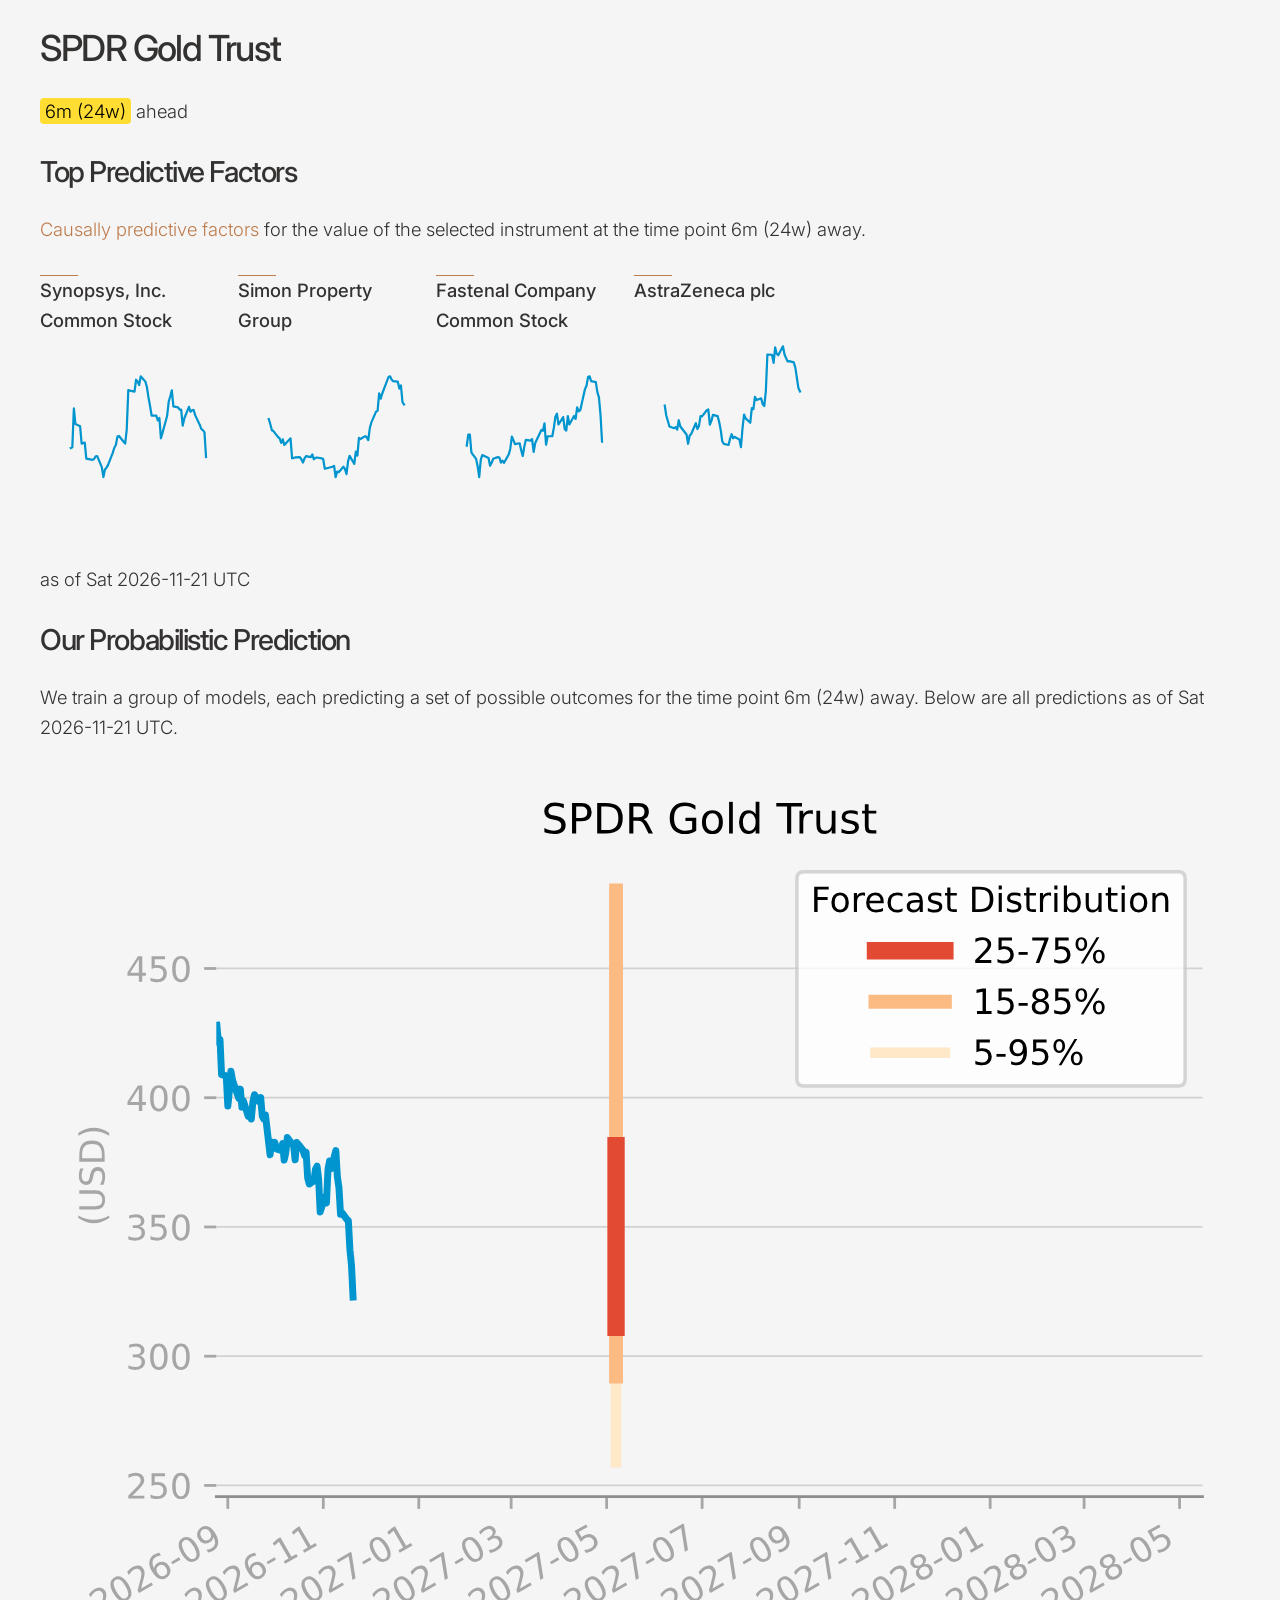
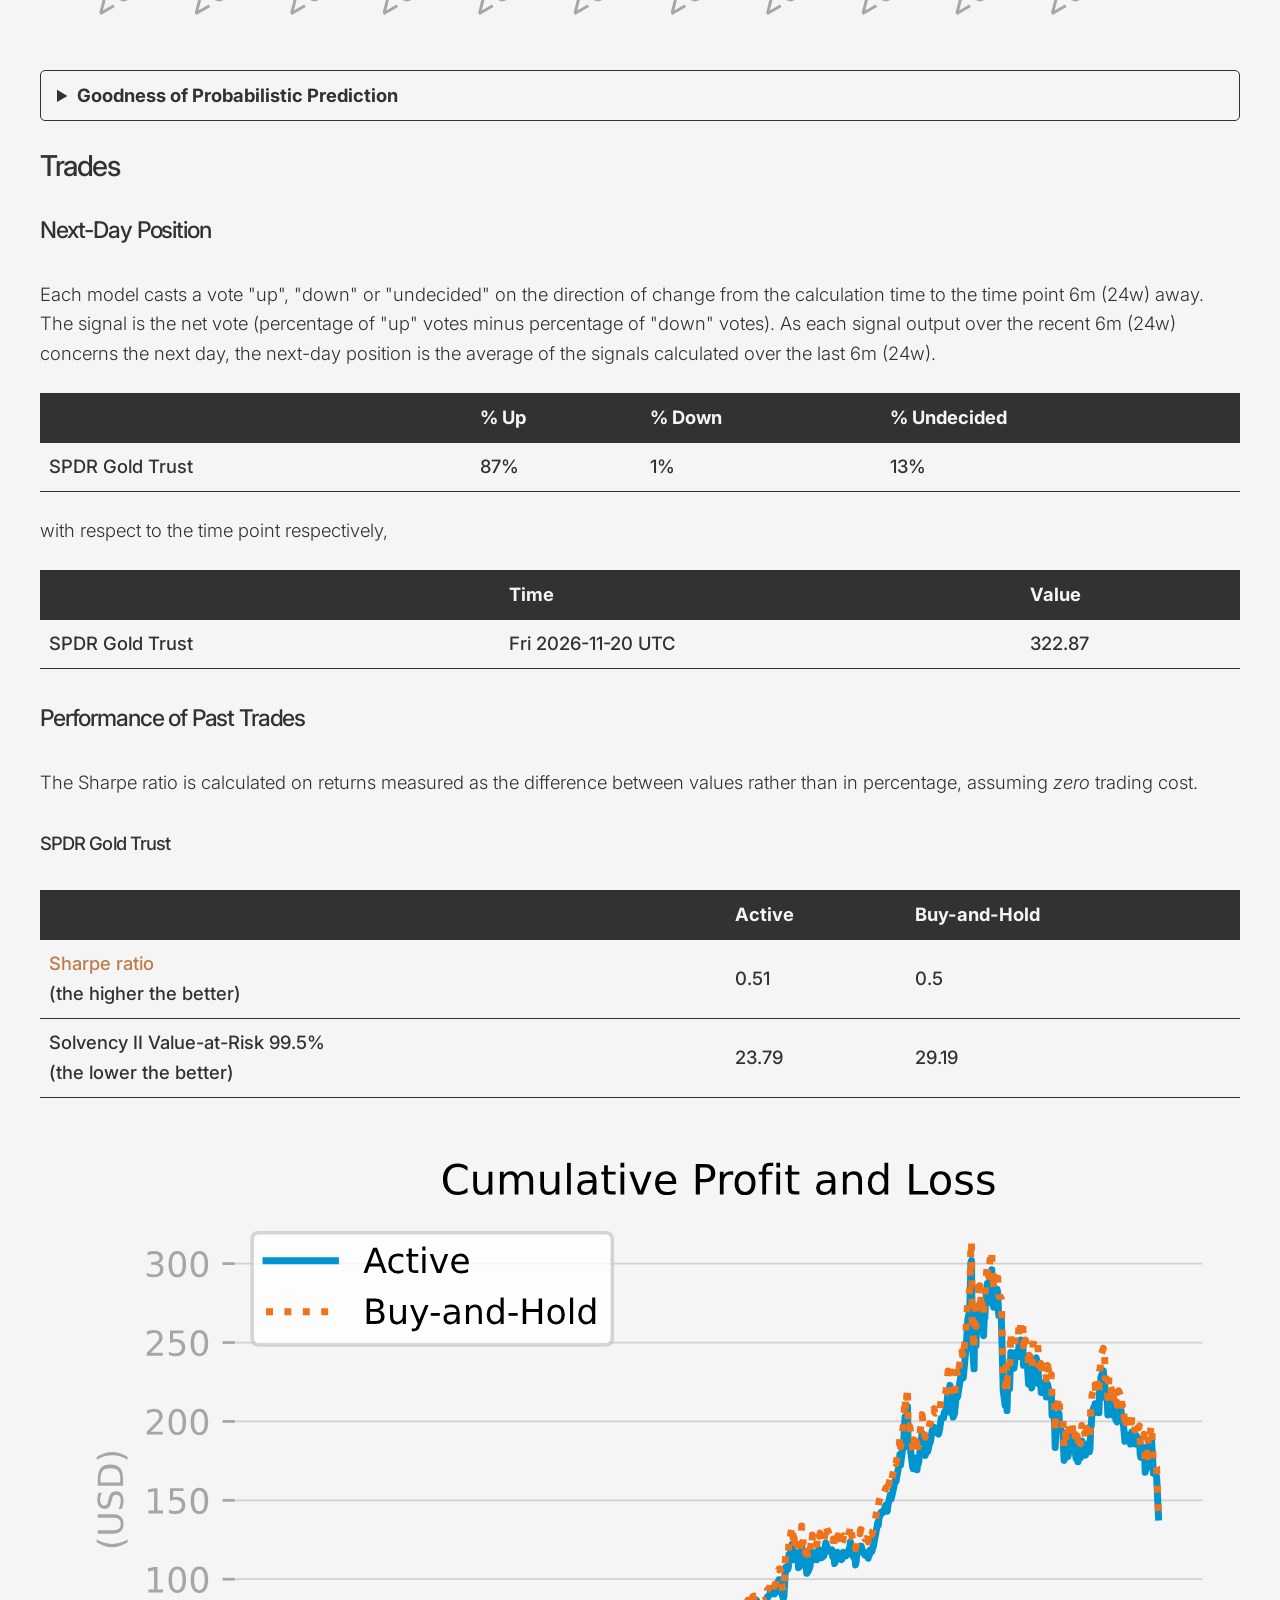
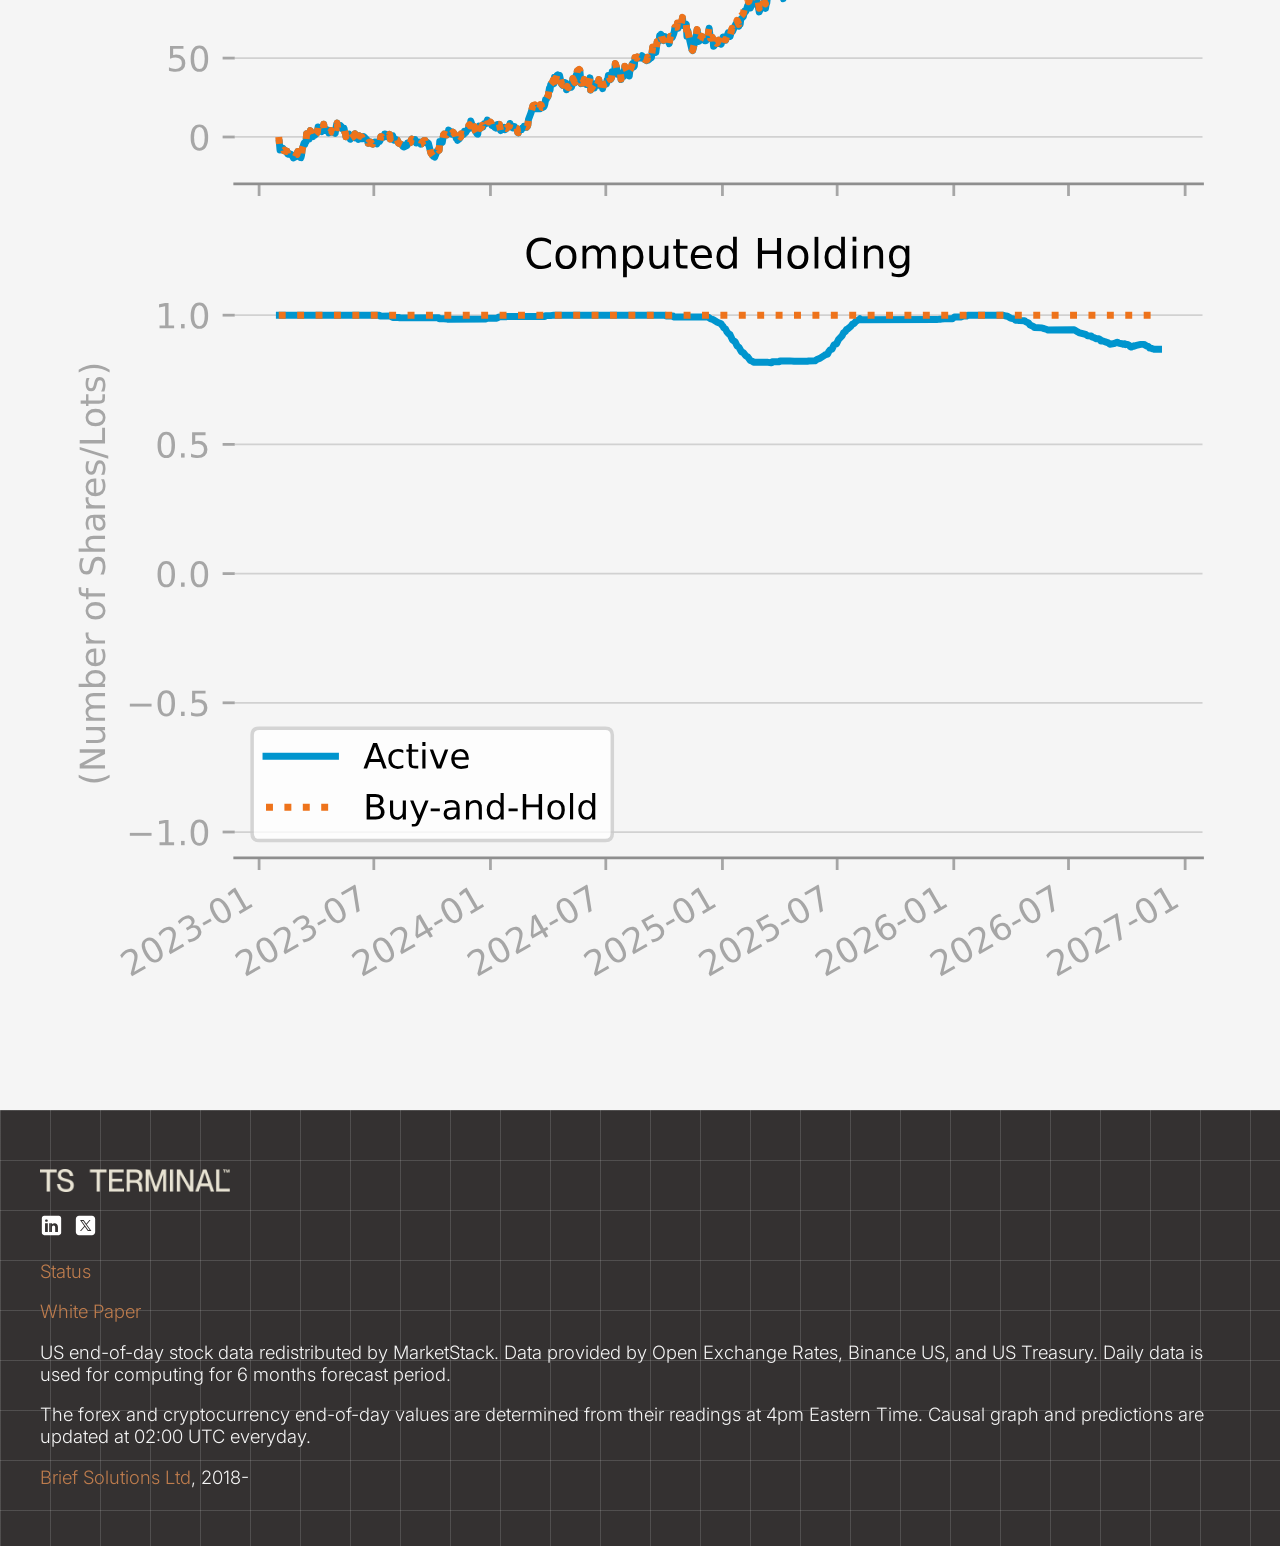
<file: gld.html>
<!DOCTYPE html>
<html lang="en">
<meta charset="utf-8">
<meta name="viewport" content="width=device-width, initial-scale=1.0">
<meta name="description" content="tsterm.com analyses time series data to identify causal predictors and can accurately predict the range of a future value within financial markets.">
<meta name="keywords" content="time series, trends, capital markets, financial market, causal prediction, causal predictors, investment strategies">
<meta name="apple-mobile-web-app-capable" content="yes">
<title>

  SPDR Gold Trust

</title>
<link rel="icon" href="/static/logo/Logo.png">
<link rel="stylesheet" href="/static/simple.css">

<script src="/static/ui.js"></script>

<main>



<script>
document.getElementById("query").value = "GLD.US";
</script>

<h2 class="flex-align-center flex-gap flex-row-gap">

<span>SPDR Gold Trust</span>

</h2>

<p>
<mark>6m (24w)</mark>
 ahead</p>

<h3>Top Predictive Factors</h3>

<p><a href="/static/whitepaper.html#the-problem">Causally predictive factors</a> for the value of the selected instrument at the time point 6m (24w) away.</p>



  <div class="small-multiples">
    
    <div class="small-multiples-child">
      <p class="small-multiples-title">Synopsys, Inc. Common Stock</p>
      <svg xmlns:xlink="http://www.w3.org/1999/xlink" viewBox="0 0 172.8 129.6" xmlns="http://www.w3.org/2000/svg" version="1.1">
 <metadata>
  <rdf:RDF xmlns:dc="http://purl.org/dc/elements/1.1/" xmlns:cc="http://creativecommons.org/ns#" xmlns:rdf="http://www.w3.org/1999/02/22-rdf-syntax-ns#">
   <cc:Work>
    <dc:type rdf:resource="http://purl.org/dc/dcmitype/StillImage"/>
    <dc:date>2026-11-22T15:37:36.410939</dc:date>
    <dc:format>image/svg+xml</dc:format>
    <dc:creator>
     <cc:Agent>
      <dc:title>Matplotlib v3.10.9, https://matplotlib.org/</dc:title>
     </cc:Agent>
    </dc:creator>
   </cc:Work>
  </rdf:RDF>
 </metadata>
 <defs>
  <style type="text/css">*{stroke-linejoin: round; stroke-linecap: butt}</style>
 </defs>
 <g id="figure_1">
  <g id="axes_1">
   <g id="line2d_1">
    <path d="M 27.687273 84.610201 
L 29.086646 83.83874 
L 30.486019 48.842459 
L 31.885392 63.047545 
L 36.083511 64.973009 
L 37.482884 80.765647 
L 38.882257 80.03244 
L 40.28163 79.815666 
L 41.681003 94.14189 
L 47.278495 95.295894 
L 48.677868 94.537184 
L 50.077241 92.018778 
L 51.476614 91.884888 
L 55.674734 102.054148 
L 57.074107 110.808 
L 58.47348 103.941359 
L 59.872853 102.219917 
L 61.272226 99.797146 
L 65.470345 89.034945 
L 66.869718 84.323294 
L 68.269091 81.887772 
L 69.668464 74.332554 
L 71.067837 73.790619 
L 75.265956 78.986824 
L 76.665329 80.593503 
L 78.064702 67.937715 
L 79.464075 32.488759 
L 80.863448 32.896805 
L 85.061567 33.808531 
L 86.46094 23.161093 
L 87.860313 24.755021 
L 89.259687 27.891871 
L 90.65906 20.088 
L 94.857179 24.857032 
L 96.256552 29.957602 
L 97.655925 39.253389 
L 99.055298 46.78948 
L 100.454671 55.383939 
L 104.65279 55.415818 
L 106.052163 59.853313 
L 107.451536 57.577184 
L 108.850909 75.881852 
L 110.250282 70.998057 
L 114.448401 55.575211 
L 115.847774 42.766406 
L 117.247147 38.00375 
L 118.64652 32.711909 
L 120.045893 47.108266 
L 124.244013 48.08375 
L 125.643386 50.123977 
L 127.042759 50.079347 
L 128.442132 64.513958 
L 129.841505 58.042611 
L 134.039624 47.516311 
L 135.438997 51.992061 
L 136.83837 50.608531 
L 138.237743 50.245116 
L 139.637116 55.020524 
L 143.835235 63.863636 
L 145.234608 67.5743 
L 146.633981 68.530657 
L 148.033354 70.507127 
L 149.432727 92.656349 
" clip-path="url(#pb3344bfcd3)" style="fill: none; stroke: #0095ce; stroke-width: 2; stroke-linecap: square"/>
    <defs>
     <path id="mfce11c8b95" d="M 0 4.5 
C 1.193414 4.5 2.338109 4.025852 3.181981 3.181981 
C 4.025852 2.338109 4.5 1.193414 4.5 0 
C 4.5 -1.193414 4.025852 -2.338109 3.181981 -3.181981 
C 2.338109 -4.025852 1.193414 -4.5 0 -4.5 
C -1.193414 -4.5 -2.338109 -4.025852 -3.181981 -3.181981 
C -4.025852 -2.338109 -4.5 -1.193414 -4.5 0 
C -4.5 1.193414 -4.025852 2.338109 -3.181981 3.181981 
C -2.338109 4.025852 -1.193414 4.5 0 4.5 
z
" style="stroke: #8e8e8e; stroke-width: 2"/>
    </defs>
    <g clip-path="url(#pb3344bfcd3)">
     <use data-time="2026-08-25" data-value="408.79" visibility="hidden" onmouseover="showData(event)" onmouseout="hideData(event)" ontouchstart="showData(event)" ontouchend="hideData(event)" pointer-events="all" xlink:href="#mfce11c8b95" x="27.687273" y="84.610201" style="fill: #0095ce; stroke: #8e8e8e; stroke-width: 2"/>
     <use data-time="2026-08-26" data-value="410.0" visibility="hidden" onmouseover="showData(event)" onmouseout="hideData(event)" ontouchstart="showData(event)" ontouchend="hideData(event)" pointer-events="all" xlink:href="#mfce11c8b95" x="29.086646" y="83.83874" style="fill: #0095ce; stroke: #8e8e8e; stroke-width: 2"/>
     <use data-time="2026-08-27" data-value="464.89" visibility="hidden" onmouseover="showData(event)" onmouseout="hideData(event)" ontouchstart="showData(event)" ontouchend="hideData(event)" pointer-events="all" xlink:href="#mfce11c8b95" x="30.486019" y="48.842459" style="fill: #0095ce; stroke: #8e8e8e; stroke-width: 2"/>
     <use data-time="2026-08-28" data-value="442.61" visibility="hidden" onmouseover="showData(event)" onmouseout="hideData(event)" ontouchstart="showData(event)" ontouchend="hideData(event)" pointer-events="all" xlink:href="#mfce11c8b95" x="31.885392" y="63.047545" style="fill: #0095ce; stroke: #8e8e8e; stroke-width: 2"/>
     <use data-time="2026-08-31" data-value="439.59" visibility="hidden" onmouseover="showData(event)" onmouseout="hideData(event)" ontouchstart="showData(event)" ontouchend="hideData(event)" pointer-events="all" xlink:href="#mfce11c8b95" x="36.083511" y="64.973009" style="fill: #0095ce; stroke: #8e8e8e; stroke-width: 2"/>
     <use data-time="2026-09-01" data-value="414.82" visibility="hidden" onmouseover="showData(event)" onmouseout="hideData(event)" ontouchstart="showData(event)" ontouchend="hideData(event)" pointer-events="all" xlink:href="#mfce11c8b95" x="37.482884" y="80.765647" style="fill: #0095ce; stroke: #8e8e8e; stroke-width: 2"/>
     <use data-time="2026-09-02" data-value="415.97" visibility="hidden" onmouseover="showData(event)" onmouseout="hideData(event)" ontouchstart="showData(event)" ontouchend="hideData(event)" pointer-events="all" xlink:href="#mfce11c8b95" x="38.882257" y="80.03244" style="fill: #0095ce; stroke: #8e8e8e; stroke-width: 2"/>
     <use data-time="2026-09-03" data-value="416.31" visibility="hidden" onmouseover="showData(event)" onmouseout="hideData(event)" ontouchstart="showData(event)" ontouchend="hideData(event)" pointer-events="all" xlink:href="#mfce11c8b95" x="40.28163" y="79.815666" style="fill: #0095ce; stroke: #8e8e8e; stroke-width: 2"/>
     <use data-time="2026-09-04" data-value="393.84" visibility="hidden" onmouseover="showData(event)" onmouseout="hideData(event)" ontouchstart="showData(event)" ontouchend="hideData(event)" pointer-events="all" xlink:href="#mfce11c8b95" x="41.681003" y="94.14189" style="fill: #0095ce; stroke: #8e8e8e; stroke-width: 2"/>
     <use data-time="2026-09-08" data-value="392.03" visibility="hidden" onmouseover="showData(event)" onmouseout="hideData(event)" ontouchstart="showData(event)" ontouchend="hideData(event)" pointer-events="all" xlink:href="#mfce11c8b95" x="47.278495" y="95.295894" style="fill: #0095ce; stroke: #8e8e8e; stroke-width: 2"/>
     <use data-time="2026-09-09" data-value="393.22" visibility="hidden" onmouseover="showData(event)" onmouseout="hideData(event)" ontouchstart="showData(event)" ontouchend="hideData(event)" pointer-events="all" xlink:href="#mfce11c8b95" x="48.677868" y="94.537184" style="fill: #0095ce; stroke: #8e8e8e; stroke-width: 2"/>
     <use data-time="2026-09-10" data-value="397.17" visibility="hidden" onmouseover="showData(event)" onmouseout="hideData(event)" ontouchstart="showData(event)" ontouchend="hideData(event)" pointer-events="all" xlink:href="#mfce11c8b95" x="50.077241" y="92.018778" style="fill: #0095ce; stroke: #8e8e8e; stroke-width: 2"/>
     <use data-time="2026-09-11" data-value="397.38" visibility="hidden" onmouseover="showData(event)" onmouseout="hideData(event)" ontouchstart="showData(event)" ontouchend="hideData(event)" pointer-events="all" xlink:href="#mfce11c8b95" x="51.476614" y="91.884888" style="fill: #0095ce; stroke: #8e8e8e; stroke-width: 2"/>
     <use data-time="2026-09-14" data-value="381.43" visibility="hidden" onmouseover="showData(event)" onmouseout="hideData(event)" ontouchstart="showData(event)" ontouchend="hideData(event)" pointer-events="all" xlink:href="#mfce11c8b95" x="55.674734" y="102.054148" style="fill: #0095ce; stroke: #8e8e8e; stroke-width: 2"/>
     <use data-time="2026-09-15" data-value="367.7" visibility="hidden" onmouseover="showData(event)" onmouseout="hideData(event)" ontouchstart="showData(event)" ontouchend="hideData(event)" pointer-events="all" xlink:href="#mfce11c8b95" x="57.074107" y="110.808" style="fill: #0095ce; stroke: #8e8e8e; stroke-width: 2"/>
     <use data-time="2026-09-16" data-value="378.47" visibility="hidden" onmouseover="showData(event)" onmouseout="hideData(event)" ontouchstart="showData(event)" ontouchend="hideData(event)" pointer-events="all" xlink:href="#mfce11c8b95" x="58.47348" y="103.941359" style="fill: #0095ce; stroke: #8e8e8e; stroke-width: 2"/>
     <use data-time="2026-09-17" data-value="381.17" visibility="hidden" onmouseover="showData(event)" onmouseout="hideData(event)" ontouchstart="showData(event)" ontouchend="hideData(event)" pointer-events="all" xlink:href="#mfce11c8b95" x="59.872853" y="102.219917" style="fill: #0095ce; stroke: #8e8e8e; stroke-width: 2"/>
     <use data-time="2026-09-18" data-value="384.97" visibility="hidden" onmouseover="showData(event)" onmouseout="hideData(event)" ontouchstart="showData(event)" ontouchend="hideData(event)" pointer-events="all" xlink:href="#mfce11c8b95" x="61.272226" y="99.797146" style="fill: #0095ce; stroke: #8e8e8e; stroke-width: 2"/>
     <use data-time="2026-09-21" data-value="401.85" visibility="hidden" onmouseover="showData(event)" onmouseout="hideData(event)" ontouchstart="showData(event)" ontouchend="hideData(event)" pointer-events="all" xlink:href="#mfce11c8b95" x="65.470345" y="89.034945" style="fill: #0095ce; stroke: #8e8e8e; stroke-width: 2"/>
     <use data-time="2026-09-22" data-value="409.24" visibility="hidden" onmouseover="showData(event)" onmouseout="hideData(event)" ontouchstart="showData(event)" ontouchend="hideData(event)" pointer-events="all" xlink:href="#mfce11c8b95" x="66.869718" y="84.323294" style="fill: #0095ce; stroke: #8e8e8e; stroke-width: 2"/>
     <use data-time="2026-09-23" data-value="413.06" visibility="hidden" onmouseover="showData(event)" onmouseout="hideData(event)" ontouchstart="showData(event)" ontouchend="hideData(event)" pointer-events="all" xlink:href="#mfce11c8b95" x="68.269091" y="81.887772" style="fill: #0095ce; stroke: #8e8e8e; stroke-width: 2"/>
     <use data-time="2026-09-24" data-value="424.91" visibility="hidden" onmouseover="showData(event)" onmouseout="hideData(event)" ontouchstart="showData(event)" ontouchend="hideData(event)" pointer-events="all" xlink:href="#mfce11c8b95" x="69.668464" y="74.332554" style="fill: #0095ce; stroke: #8e8e8e; stroke-width: 2"/>
     <use data-time="2026-09-25" data-value="425.76" visibility="hidden" onmouseover="showData(event)" onmouseout="hideData(event)" ontouchstart="showData(event)" ontouchend="hideData(event)" pointer-events="all" xlink:href="#mfce11c8b95" x="71.067837" y="73.790619" style="fill: #0095ce; stroke: #8e8e8e; stroke-width: 2"/>
     <use data-time="2026-09-28" data-value="417.61" visibility="hidden" onmouseover="showData(event)" onmouseout="hideData(event)" ontouchstart="showData(event)" ontouchend="hideData(event)" pointer-events="all" xlink:href="#mfce11c8b95" x="75.265956" y="78.986824" style="fill: #0095ce; stroke: #8e8e8e; stroke-width: 2"/>
     <use data-time="2026-09-29" data-value="415.09" visibility="hidden" onmouseover="showData(event)" onmouseout="hideData(event)" ontouchstart="showData(event)" ontouchend="hideData(event)" pointer-events="all" xlink:href="#mfce11c8b95" x="76.665329" y="80.593503" style="fill: #0095ce; stroke: #8e8e8e; stroke-width: 2"/>
     <use data-time="2026-09-30" data-value="434.94" visibility="hidden" onmouseover="showData(event)" onmouseout="hideData(event)" ontouchstart="showData(event)" ontouchend="hideData(event)" pointer-events="all" xlink:href="#mfce11c8b95" x="78.064702" y="67.937715" style="fill: #0095ce; stroke: #8e8e8e; stroke-width: 2"/>
     <use data-time="2026-10-01" data-value="490.54" visibility="hidden" onmouseover="showData(event)" onmouseout="hideData(event)" ontouchstart="showData(event)" ontouchend="hideData(event)" pointer-events="all" xlink:href="#mfce11c8b95" x="79.464075" y="32.488759" style="fill: #0095ce; stroke: #8e8e8e; stroke-width: 2"/>
     <use data-time="2026-10-02" data-value="489.9" visibility="hidden" onmouseover="showData(event)" onmouseout="hideData(event)" ontouchstart="showData(event)" ontouchend="hideData(event)" pointer-events="all" xlink:href="#mfce11c8b95" x="80.863448" y="32.896805" style="fill: #0095ce; stroke: #8e8e8e; stroke-width: 2"/>
     <use data-time="2026-10-05" data-value="488.47" visibility="hidden" onmouseover="showData(event)" onmouseout="hideData(event)" ontouchstart="showData(event)" ontouchend="hideData(event)" pointer-events="all" xlink:href="#mfce11c8b95" x="85.061567" y="33.808531" style="fill: #0095ce; stroke: #8e8e8e; stroke-width: 2"/>
     <use data-time="2026-10-06" data-value="505.17" visibility="hidden" onmouseover="showData(event)" onmouseout="hideData(event)" ontouchstart="showData(event)" ontouchend="hideData(event)" pointer-events="all" xlink:href="#mfce11c8b95" x="86.46094" y="23.161093" style="fill: #0095ce; stroke: #8e8e8e; stroke-width: 2"/>
     <use data-time="2026-10-07" data-value="502.67" visibility="hidden" onmouseover="showData(event)" onmouseout="hideData(event)" ontouchstart="showData(event)" ontouchend="hideData(event)" pointer-events="all" xlink:href="#mfce11c8b95" x="87.860313" y="24.755021" style="fill: #0095ce; stroke: #8e8e8e; stroke-width: 2"/>
     <use data-time="2026-10-08" data-value="497.75" visibility="hidden" onmouseover="showData(event)" onmouseout="hideData(event)" ontouchstart="showData(event)" ontouchend="hideData(event)" pointer-events="all" xlink:href="#mfce11c8b95" x="89.259687" y="27.891871" style="fill: #0095ce; stroke: #8e8e8e; stroke-width: 2"/>
     <use data-time="2026-10-09" data-value="509.99" visibility="hidden" onmouseover="showData(event)" onmouseout="hideData(event)" ontouchstart="showData(event)" ontouchend="hideData(event)" pointer-events="all" xlink:href="#mfce11c8b95" x="90.65906" y="20.088" style="fill: #0095ce; stroke: #8e8e8e; stroke-width: 2"/>
     <use data-time="2026-10-12" data-value="502.51" visibility="hidden" onmouseover="showData(event)" onmouseout="hideData(event)" ontouchstart="showData(event)" ontouchend="hideData(event)" pointer-events="all" xlink:href="#mfce11c8b95" x="94.857179" y="24.857032" style="fill: #0095ce; stroke: #8e8e8e; stroke-width: 2"/>
     <use data-time="2026-10-13" data-value="494.51" visibility="hidden" onmouseover="showData(event)" onmouseout="hideData(event)" ontouchstart="showData(event)" ontouchend="hideData(event)" pointer-events="all" xlink:href="#mfce11c8b95" x="96.256552" y="29.957602" style="fill: #0095ce; stroke: #8e8e8e; stroke-width: 2"/>
     <use data-time="2026-10-14" data-value="479.93" visibility="hidden" onmouseover="showData(event)" onmouseout="hideData(event)" ontouchstart="showData(event)" ontouchend="hideData(event)" pointer-events="all" xlink:href="#mfce11c8b95" x="97.655925" y="39.253389" style="fill: #0095ce; stroke: #8e8e8e; stroke-width: 2"/>
     <use data-time="2026-10-15" data-value="468.11" visibility="hidden" onmouseover="showData(event)" onmouseout="hideData(event)" ontouchstart="showData(event)" ontouchend="hideData(event)" pointer-events="all" xlink:href="#mfce11c8b95" x="99.055298" y="46.78948" style="fill: #0095ce; stroke: #8e8e8e; stroke-width: 2"/>
     <use data-time="2026-10-16" data-value="454.63" visibility="hidden" onmouseover="showData(event)" onmouseout="hideData(event)" ontouchstart="showData(event)" ontouchend="hideData(event)" pointer-events="all" xlink:href="#mfce11c8b95" x="100.454671" y="55.383939" style="fill: #0095ce; stroke: #8e8e8e; stroke-width: 2"/>
     <use data-time="2026-10-19" data-value="454.58" visibility="hidden" onmouseover="showData(event)" onmouseout="hideData(event)" ontouchstart="showData(event)" ontouchend="hideData(event)" pointer-events="all" xlink:href="#mfce11c8b95" x="104.65279" y="55.415818" style="fill: #0095ce; stroke: #8e8e8e; stroke-width: 2"/>
     <use data-time="2026-10-20" data-value="447.62" visibility="hidden" onmouseover="showData(event)" onmouseout="hideData(event)" ontouchstart="showData(event)" ontouchend="hideData(event)" pointer-events="all" xlink:href="#mfce11c8b95" x="106.052163" y="59.853313" style="fill: #0095ce; stroke: #8e8e8e; stroke-width: 2"/>
     <use data-time="2026-10-21" data-value="451.19" visibility="hidden" onmouseover="showData(event)" onmouseout="hideData(event)" ontouchstart="showData(event)" ontouchend="hideData(event)" pointer-events="all" xlink:href="#mfce11c8b95" x="107.451536" y="57.577184" style="fill: #0095ce; stroke: #8e8e8e; stroke-width: 2"/>
     <use data-time="2026-10-22" data-value="422.48" visibility="hidden" onmouseover="showData(event)" onmouseout="hideData(event)" ontouchstart="showData(event)" ontouchend="hideData(event)" pointer-events="all" xlink:href="#mfce11c8b95" x="108.850909" y="75.881852" style="fill: #0095ce; stroke: #8e8e8e; stroke-width: 2"/>
     <use data-time="2026-10-23" data-value="430.14" visibility="hidden" onmouseover="showData(event)" onmouseout="hideData(event)" ontouchstart="showData(event)" ontouchend="hideData(event)" pointer-events="all" xlink:href="#mfce11c8b95" x="110.250282" y="70.998057" style="fill: #0095ce; stroke: #8e8e8e; stroke-width: 2"/>
     <use data-time="2026-10-26" data-value="454.33" visibility="hidden" onmouseover="showData(event)" onmouseout="hideData(event)" ontouchstart="showData(event)" ontouchend="hideData(event)" pointer-events="all" xlink:href="#mfce11c8b95" x="114.448401" y="55.575211" style="fill: #0095ce; stroke: #8e8e8e; stroke-width: 2"/>
     <use data-time="2026-10-27" data-value="474.42" visibility="hidden" onmouseover="showData(event)" onmouseout="hideData(event)" ontouchstart="showData(event)" ontouchend="hideData(event)" pointer-events="all" xlink:href="#mfce11c8b95" x="115.847774" y="42.766406" style="fill: #0095ce; stroke: #8e8e8e; stroke-width: 2"/>
     <use data-time="2026-10-28" data-value="481.89" visibility="hidden" onmouseover="showData(event)" onmouseout="hideData(event)" ontouchstart="showData(event)" ontouchend="hideData(event)" pointer-events="all" xlink:href="#mfce11c8b95" x="117.247147" y="38.00375" style="fill: #0095ce; stroke: #8e8e8e; stroke-width: 2"/>
     <use data-time="2026-10-29" data-value="490.19" visibility="hidden" onmouseover="showData(event)" onmouseout="hideData(event)" ontouchstart="showData(event)" ontouchend="hideData(event)" pointer-events="all" xlink:href="#mfce11c8b95" x="118.64652" y="32.711909" style="fill: #0095ce; stroke: #8e8e8e; stroke-width: 2"/>
     <use data-time="2026-10-30" data-value="467.61" visibility="hidden" onmouseover="showData(event)" onmouseout="hideData(event)" ontouchstart="showData(event)" ontouchend="hideData(event)" pointer-events="all" xlink:href="#mfce11c8b95" x="120.045893" y="47.108266" style="fill: #0095ce; stroke: #8e8e8e; stroke-width: 2"/>
     <use data-time="2026-11-02" data-value="466.08" visibility="hidden" onmouseover="showData(event)" onmouseout="hideData(event)" ontouchstart="showData(event)" ontouchend="hideData(event)" pointer-events="all" xlink:href="#mfce11c8b95" x="124.244013" y="48.08375" style="fill: #0095ce; stroke: #8e8e8e; stroke-width: 2"/>
     <use data-time="2026-11-03" data-value="462.88" visibility="hidden" onmouseover="showData(event)" onmouseout="hideData(event)" ontouchstart="showData(event)" ontouchend="hideData(event)" pointer-events="all" xlink:href="#mfce11c8b95" x="125.643386" y="50.123977" style="fill: #0095ce; stroke: #8e8e8e; stroke-width: 2"/>
     <use data-time="2026-11-04" data-value="462.95" visibility="hidden" onmouseover="showData(event)" onmouseout="hideData(event)" ontouchstart="showData(event)" ontouchend="hideData(event)" pointer-events="all" xlink:href="#mfce11c8b95" x="127.042759" y="50.079347" style="fill: #0095ce; stroke: #8e8e8e; stroke-width: 2"/>
     <use data-time="2026-11-05" data-value="440.31" visibility="hidden" onmouseover="showData(event)" onmouseout="hideData(event)" ontouchstart="showData(event)" ontouchend="hideData(event)" pointer-events="all" xlink:href="#mfce11c8b95" x="128.442132" y="64.513958" style="fill: #0095ce; stroke: #8e8e8e; stroke-width: 2"/>
     <use data-time="2026-11-06" data-value="450.46" visibility="hidden" onmouseover="showData(event)" onmouseout="hideData(event)" ontouchstart="showData(event)" ontouchend="hideData(event)" pointer-events="all" xlink:href="#mfce11c8b95" x="129.841505" y="58.042611" style="fill: #0095ce; stroke: #8e8e8e; stroke-width: 2"/>
     <use data-time="2026-11-09" data-value="466.97" visibility="hidden" onmouseover="showData(event)" onmouseout="hideData(event)" ontouchstart="showData(event)" ontouchend="hideData(event)" pointer-events="all" xlink:href="#mfce11c8b95" x="134.039624" y="47.516311" style="fill: #0095ce; stroke: #8e8e8e; stroke-width: 2"/>
     <use data-time="2026-11-10" data-value="459.95" visibility="hidden" onmouseover="showData(event)" onmouseout="hideData(event)" ontouchstart="showData(event)" ontouchend="hideData(event)" pointer-events="all" xlink:href="#mfce11c8b95" x="135.438997" y="51.992061" style="fill: #0095ce; stroke: #8e8e8e; stroke-width: 2"/>
     <use data-time="2026-11-11" data-value="462.12" visibility="hidden" onmouseover="showData(event)" onmouseout="hideData(event)" ontouchstart="showData(event)" ontouchend="hideData(event)" pointer-events="all" xlink:href="#mfce11c8b95" x="136.83837" y="50.608531" style="fill: #0095ce; stroke: #8e8e8e; stroke-width: 2"/>
     <use data-time="2026-11-12" data-value="462.69" visibility="hidden" onmouseover="showData(event)" onmouseout="hideData(event)" ontouchstart="showData(event)" ontouchend="hideData(event)" pointer-events="all" xlink:href="#mfce11c8b95" x="138.237743" y="50.245116" style="fill: #0095ce; stroke: #8e8e8e; stroke-width: 2"/>
     <use data-time="2026-11-13" data-value="455.2" visibility="hidden" onmouseover="showData(event)" onmouseout="hideData(event)" ontouchstart="showData(event)" ontouchend="hideData(event)" pointer-events="all" xlink:href="#mfce11c8b95" x="139.637116" y="55.020524" style="fill: #0095ce; stroke: #8e8e8e; stroke-width: 2"/>
     <use data-time="2026-11-16" data-value="441.33" visibility="hidden" onmouseover="showData(event)" onmouseout="hideData(event)" ontouchstart="showData(event)" ontouchend="hideData(event)" pointer-events="all" xlink:href="#mfce11c8b95" x="143.835235" y="63.863636" style="fill: #0095ce; stroke: #8e8e8e; stroke-width: 2"/>
     <use data-time="2026-11-17" data-value="435.51" visibility="hidden" onmouseover="showData(event)" onmouseout="hideData(event)" ontouchstart="showData(event)" ontouchend="hideData(event)" pointer-events="all" xlink:href="#mfce11c8b95" x="145.234608" y="67.5743" style="fill: #0095ce; stroke: #8e8e8e; stroke-width: 2"/>
     <use data-time="2026-11-18" data-value="434.01" visibility="hidden" onmouseover="showData(event)" onmouseout="hideData(event)" ontouchstart="showData(event)" ontouchend="hideData(event)" pointer-events="all" xlink:href="#mfce11c8b95" x="146.633981" y="68.530657" style="fill: #0095ce; stroke: #8e8e8e; stroke-width: 2"/>
     <use data-time="2026-11-19" data-value="430.91" visibility="hidden" onmouseover="showData(event)" onmouseout="hideData(event)" ontouchstart="showData(event)" ontouchend="hideData(event)" pointer-events="all" xlink:href="#mfce11c8b95" x="148.033354" y="70.507127" style="fill: #0095ce; stroke: #8e8e8e; stroke-width: 2"/>
     <use data-time="2026-11-20" data-value="396.17" visibility="hidden" onmouseover="showData(event)" onmouseout="hideData(event)" ontouchstart="showData(event)" ontouchend="hideData(event)" pointer-events="all" xlink:href="#mfce11c8b95" x="149.432727" y="92.656349" style="fill: #0095ce; stroke: #8e8e8e; stroke-width: 2"/>
    </g>
   </g>
  </g>
 </g>
 <defs>
  <clipPath id="pb3344bfcd3">
   <rect x="21.6" y="15.552" width="133.92" height="99.792"/>
  </clipPath>
 </defs>
<text id="display" visibility="hidden" x="0" y="1em"></text></svg>

    </div>
    
    <div class="small-multiples-child">
      <p class="small-multiples-title">Simon Property Group</p>
      <svg xmlns:xlink="http://www.w3.org/1999/xlink" viewBox="0 0 172.8 129.6" xmlns="http://www.w3.org/2000/svg" version="1.1">
 <metadata>
  <rdf:RDF xmlns:dc="http://purl.org/dc/elements/1.1/" xmlns:cc="http://creativecommons.org/ns#" xmlns:rdf="http://www.w3.org/1999/02/22-rdf-syntax-ns#">
   <cc:Work>
    <dc:type rdf:resource="http://purl.org/dc/dcmitype/StillImage"/>
    <dc:date>2026-11-22T15:37:36.417082</dc:date>
    <dc:format>image/svg+xml</dc:format>
    <dc:creator>
     <cc:Agent>
      <dc:title>Matplotlib v3.10.9, https://matplotlib.org/</dc:title>
     </cc:Agent>
    </dc:creator>
   </cc:Work>
  </rdf:RDF>
 </metadata>
 <defs>
  <style type="text/css">*{stroke-linejoin: round; stroke-linecap: butt}</style>
 </defs>
 <g id="figure_1">
  <g id="axes_1">
   <g id="line2d_1">
    <path d="M 27.687273 58.563436 
L 29.086646 63.153145 
L 30.486019 68.572909 
L 31.885392 69.378549 
L 36.083511 74.847139 
L 37.482884 75.94574 
L 38.882257 80.022769 
L 40.28163 76.800207 
L 41.681003 81.878183 
L 47.278495 75.921326 
L 48.677868 93.865137 
L 50.077241 93.52335 
L 51.476614 93.132736 
L 55.674734 92.790949 
L 57.074107 94.914911 
L 58.47348 97.746859 
L 59.872853 94.011617 
L 61.272226 91.936482 
L 65.470345 92.766536 
L 66.869718 90.398441 
L 68.269091 94.768431 
L 69.668464 93.45011 
L 71.067837 93.15715 
L 75.265956 93.865137 
L 76.665329 94.47547 
L 78.064702 103.068969 
L 79.464075 102.946902 
L 80.863448 102.605115 
L 85.061567 101.506515 
L 86.46094 100.676461 
L 87.860313 110.808 
L 89.259687 105.876504 
L 90.65906 106.340357 
L 94.857179 101.482101 
L 96.256552 103.337516 
L 97.655925 108.098118 
L 99.055298 96.648258 
L 100.454671 91.643522 
L 104.65279 98.84546 
L 106.052163 87.859453 
L 107.451536 91.374975 
L 108.850909 75.530713 
L 110.250282 76.53166 
L 114.448401 73.943845 
L 115.847774 74.944792 
L 117.247147 77.48378 
L 118.64652 66.546601 
L 120.045893 61.590691 
L 124.244013 51.874179 
L 125.643386 51.019712 
L 127.042759 35.346342 
L 128.442132 40.106945 
L 129.841505 35.541649 
L 134.039624 24.335922 
L 135.438997 20.74716 
L 136.83837 20.088 
L 138.237743 22.871122 
L 139.637116 24.433576 
L 143.835235 24.897429 
L 145.234608 31.09842 
L 146.633981 28.315298 
L 148.033354 43.35392 
L 149.432727 45.477882 
" clip-path="url(#p2f069c730c)" style="fill: none; stroke: #0095ce; stroke-width: 2; stroke-linecap: square"/>
    <defs>
     <path id="m9d3309e1ed" d="M 0 4.5 
C 1.193414 4.5 2.338109 4.025852 3.181981 3.181981 
C 4.025852 2.338109 4.5 1.193414 4.5 0 
C 4.5 -1.193414 4.025852 -2.338109 3.181981 -3.181981 
C 2.338109 -4.025852 1.193414 -4.5 0 -4.5 
C -1.193414 -4.5 -2.338109 -4.025852 -3.181981 -3.181981 
C -4.025852 -2.338109 -4.5 -1.193414 -4.5 0 
C -4.5 1.193414 -4.025852 2.338109 -3.181981 3.181981 
C -2.338109 4.025852 -1.193414 4.5 0 4.5 
z
" style="stroke: #8e8e8e; stroke-width: 2"/>
    </defs>
    <g clip-path="url(#p2f069c730c)">
     <use data-time="2026-08-25" data-value="218.99" visibility="hidden" onmouseover="showData(event)" onmouseout="hideData(event)" ontouchstart="showData(event)" ontouchend="hideData(event)" pointer-events="all" xlink:href="#m9d3309e1ed" x="27.687273" y="58.563436" style="fill: #0095ce; stroke: #8e8e8e; stroke-width: 2"/>
     <use data-time="2026-08-26" data-value="217.11" visibility="hidden" onmouseover="showData(event)" onmouseout="hideData(event)" ontouchstart="showData(event)" ontouchend="hideData(event)" pointer-events="all" xlink:href="#m9d3309e1ed" x="29.086646" y="63.153145" style="fill: #0095ce; stroke: #8e8e8e; stroke-width: 2"/>
     <use data-time="2026-08-27" data-value="214.89" visibility="hidden" onmouseover="showData(event)" onmouseout="hideData(event)" ontouchstart="showData(event)" ontouchend="hideData(event)" pointer-events="all" xlink:href="#m9d3309e1ed" x="30.486019" y="68.572909" style="fill: #0095ce; stroke: #8e8e8e; stroke-width: 2"/>
     <use data-time="2026-08-28" data-value="214.56" visibility="hidden" onmouseover="showData(event)" onmouseout="hideData(event)" ontouchstart="showData(event)" ontouchend="hideData(event)" pointer-events="all" xlink:href="#m9d3309e1ed" x="31.885392" y="69.378549" style="fill: #0095ce; stroke: #8e8e8e; stroke-width: 2"/>
     <use data-time="2026-08-31" data-value="212.32" visibility="hidden" onmouseover="showData(event)" onmouseout="hideData(event)" ontouchstart="showData(event)" ontouchend="hideData(event)" pointer-events="all" xlink:href="#m9d3309e1ed" x="36.083511" y="74.847139" style="fill: #0095ce; stroke: #8e8e8e; stroke-width: 2"/>
     <use data-time="2026-09-01" data-value="211.87" visibility="hidden" onmouseover="showData(event)" onmouseout="hideData(event)" ontouchstart="showData(event)" ontouchend="hideData(event)" pointer-events="all" xlink:href="#m9d3309e1ed" x="37.482884" y="75.94574" style="fill: #0095ce; stroke: #8e8e8e; stroke-width: 2"/>
     <use data-time="2026-09-02" data-value="210.2" visibility="hidden" onmouseover="showData(event)" onmouseout="hideData(event)" ontouchstart="showData(event)" ontouchend="hideData(event)" pointer-events="all" xlink:href="#m9d3309e1ed" x="38.882257" y="80.022769" style="fill: #0095ce; stroke: #8e8e8e; stroke-width: 2"/>
     <use data-time="2026-09-03" data-value="211.52" visibility="hidden" onmouseover="showData(event)" onmouseout="hideData(event)" ontouchstart="showData(event)" ontouchend="hideData(event)" pointer-events="all" xlink:href="#m9d3309e1ed" x="40.28163" y="76.800207" style="fill: #0095ce; stroke: #8e8e8e; stroke-width: 2"/>
     <use data-time="2026-09-04" data-value="209.44" visibility="hidden" onmouseover="showData(event)" onmouseout="hideData(event)" ontouchstart="showData(event)" ontouchend="hideData(event)" pointer-events="all" xlink:href="#m9d3309e1ed" x="41.681003" y="81.878183" style="fill: #0095ce; stroke: #8e8e8e; stroke-width: 2"/>
     <use data-time="2026-09-08" data-value="211.88" visibility="hidden" onmouseover="showData(event)" onmouseout="hideData(event)" ontouchstart="showData(event)" ontouchend="hideData(event)" pointer-events="all" xlink:href="#m9d3309e1ed" x="47.278495" y="75.921326" style="fill: #0095ce; stroke: #8e8e8e; stroke-width: 2"/>
     <use data-time="2026-09-09" data-value="204.53" visibility="hidden" onmouseover="showData(event)" onmouseout="hideData(event)" ontouchstart="showData(event)" ontouchend="hideData(event)" pointer-events="all" xlink:href="#m9d3309e1ed" x="48.677868" y="93.865137" style="fill: #0095ce; stroke: #8e8e8e; stroke-width: 2"/>
     <use data-time="2026-09-10" data-value="204.67" visibility="hidden" onmouseover="showData(event)" onmouseout="hideData(event)" ontouchstart="showData(event)" ontouchend="hideData(event)" pointer-events="all" xlink:href="#m9d3309e1ed" x="50.077241" y="93.52335" style="fill: #0095ce; stroke: #8e8e8e; stroke-width: 2"/>
     <use data-time="2026-09-11" data-value="204.83" visibility="hidden" onmouseover="showData(event)" onmouseout="hideData(event)" ontouchstart="showData(event)" ontouchend="hideData(event)" pointer-events="all" xlink:href="#m9d3309e1ed" x="51.476614" y="93.132736" style="fill: #0095ce; stroke: #8e8e8e; stroke-width: 2"/>
     <use data-time="2026-09-14" data-value="204.97" visibility="hidden" onmouseover="showData(event)" onmouseout="hideData(event)" ontouchstart="showData(event)" ontouchend="hideData(event)" pointer-events="all" xlink:href="#m9d3309e1ed" x="55.674734" y="92.790949" style="fill: #0095ce; stroke: #8e8e8e; stroke-width: 2"/>
     <use data-time="2026-09-15" data-value="204.1" visibility="hidden" onmouseover="showData(event)" onmouseout="hideData(event)" ontouchstart="showData(event)" ontouchend="hideData(event)" pointer-events="all" xlink:href="#m9d3309e1ed" x="57.074107" y="94.914911" style="fill: #0095ce; stroke: #8e8e8e; stroke-width: 2"/>
     <use data-time="2026-09-16" data-value="202.94" visibility="hidden" onmouseover="showData(event)" onmouseout="hideData(event)" ontouchstart="showData(event)" ontouchend="hideData(event)" pointer-events="all" xlink:href="#m9d3309e1ed" x="58.47348" y="97.746859" style="fill: #0095ce; stroke: #8e8e8e; stroke-width: 2"/>
     <use data-time="2026-09-17" data-value="204.47" visibility="hidden" onmouseover="showData(event)" onmouseout="hideData(event)" ontouchstart="showData(event)" ontouchend="hideData(event)" pointer-events="all" xlink:href="#m9d3309e1ed" x="59.872853" y="94.011617" style="fill: #0095ce; stroke: #8e8e8e; stroke-width: 2"/>
     <use data-time="2026-09-18" data-value="205.32" visibility="hidden" onmouseover="showData(event)" onmouseout="hideData(event)" ontouchstart="showData(event)" ontouchend="hideData(event)" pointer-events="all" xlink:href="#m9d3309e1ed" x="61.272226" y="91.936482" style="fill: #0095ce; stroke: #8e8e8e; stroke-width: 2"/>
     <use data-time="2026-09-21" data-value="204.98" visibility="hidden" onmouseover="showData(event)" onmouseout="hideData(event)" ontouchstart="showData(event)" ontouchend="hideData(event)" pointer-events="all" xlink:href="#m9d3309e1ed" x="65.470345" y="92.766536" style="fill: #0095ce; stroke: #8e8e8e; stroke-width: 2"/>
     <use data-time="2026-09-22" data-value="205.95" visibility="hidden" onmouseover="showData(event)" onmouseout="hideData(event)" ontouchstart="showData(event)" ontouchend="hideData(event)" pointer-events="all" xlink:href="#m9d3309e1ed" x="66.869718" y="90.398441" style="fill: #0095ce; stroke: #8e8e8e; stroke-width: 2"/>
     <use data-time="2026-09-23" data-value="204.16" visibility="hidden" onmouseover="showData(event)" onmouseout="hideData(event)" ontouchstart="showData(event)" ontouchend="hideData(event)" pointer-events="all" xlink:href="#m9d3309e1ed" x="68.269091" y="94.768431" style="fill: #0095ce; stroke: #8e8e8e; stroke-width: 2"/>
     <use data-time="2026-09-24" data-value="204.7" visibility="hidden" onmouseover="showData(event)" onmouseout="hideData(event)" ontouchstart="showData(event)" ontouchend="hideData(event)" pointer-events="all" xlink:href="#m9d3309e1ed" x="69.668464" y="93.45011" style="fill: #0095ce; stroke: #8e8e8e; stroke-width: 2"/>
     <use data-time="2026-09-25" data-value="204.82" visibility="hidden" onmouseover="showData(event)" onmouseout="hideData(event)" ontouchstart="showData(event)" ontouchend="hideData(event)" pointer-events="all" xlink:href="#m9d3309e1ed" x="71.067837" y="93.15715" style="fill: #0095ce; stroke: #8e8e8e; stroke-width: 2"/>
     <use data-time="2026-09-28" data-value="204.53" visibility="hidden" onmouseover="showData(event)" onmouseout="hideData(event)" ontouchstart="showData(event)" ontouchend="hideData(event)" pointer-events="all" xlink:href="#m9d3309e1ed" x="75.265956" y="93.865137" style="fill: #0095ce; stroke: #8e8e8e; stroke-width: 2"/>
     <use data-time="2026-09-29" data-value="204.28" visibility="hidden" onmouseover="showData(event)" onmouseout="hideData(event)" ontouchstart="showData(event)" ontouchend="hideData(event)" pointer-events="all" xlink:href="#m9d3309e1ed" x="76.665329" y="94.47547" style="fill: #0095ce; stroke: #8e8e8e; stroke-width: 2"/>
     <use data-time="2026-09-30" data-value="200.76" visibility="hidden" onmouseover="showData(event)" onmouseout="hideData(event)" ontouchstart="showData(event)" ontouchend="hideData(event)" pointer-events="all" xlink:href="#m9d3309e1ed" x="78.064702" y="103.068969" style="fill: #0095ce; stroke: #8e8e8e; stroke-width: 2"/>
     <use data-time="2026-10-01" data-value="200.81" visibility="hidden" onmouseover="showData(event)" onmouseout="hideData(event)" ontouchstart="showData(event)" ontouchend="hideData(event)" pointer-events="all" xlink:href="#m9d3309e1ed" x="79.464075" y="102.946902" style="fill: #0095ce; stroke: #8e8e8e; stroke-width: 2"/>
     <use data-time="2026-10-02" data-value="200.95" visibility="hidden" onmouseover="showData(event)" onmouseout="hideData(event)" ontouchstart="showData(event)" ontouchend="hideData(event)" pointer-events="all" xlink:href="#m9d3309e1ed" x="80.863448" y="102.605115" style="fill: #0095ce; stroke: #8e8e8e; stroke-width: 2"/>
     <use data-time="2026-10-05" data-value="201.4" visibility="hidden" onmouseover="showData(event)" onmouseout="hideData(event)" ontouchstart="showData(event)" ontouchend="hideData(event)" pointer-events="all" xlink:href="#m9d3309e1ed" x="85.061567" y="101.506515" style="fill: #0095ce; stroke: #8e8e8e; stroke-width: 2"/>
     <use data-time="2026-10-06" data-value="201.74" visibility="hidden" onmouseover="showData(event)" onmouseout="hideData(event)" ontouchstart="showData(event)" ontouchend="hideData(event)" pointer-events="all" xlink:href="#m9d3309e1ed" x="86.46094" y="100.676461" style="fill: #0095ce; stroke: #8e8e8e; stroke-width: 2"/>
     <use data-time="2026-10-07" data-value="197.59" visibility="hidden" onmouseover="showData(event)" onmouseout="hideData(event)" ontouchstart="showData(event)" ontouchend="hideData(event)" pointer-events="all" xlink:href="#m9d3309e1ed" x="87.860313" y="110.808" style="fill: #0095ce; stroke: #8e8e8e; stroke-width: 2"/>
     <use data-time="2026-10-08" data-value="199.61" visibility="hidden" onmouseover="showData(event)" onmouseout="hideData(event)" ontouchstart="showData(event)" ontouchend="hideData(event)" pointer-events="all" xlink:href="#m9d3309e1ed" x="89.259687" y="105.876504" style="fill: #0095ce; stroke: #8e8e8e; stroke-width: 2"/>
     <use data-time="2026-10-09" data-value="199.42" visibility="hidden" onmouseover="showData(event)" onmouseout="hideData(event)" ontouchstart="showData(event)" ontouchend="hideData(event)" pointer-events="all" xlink:href="#m9d3309e1ed" x="90.65906" y="106.340357" style="fill: #0095ce; stroke: #8e8e8e; stroke-width: 2"/>
     <use data-time="2026-10-12" data-value="201.41" visibility="hidden" onmouseover="showData(event)" onmouseout="hideData(event)" ontouchstart="showData(event)" ontouchend="hideData(event)" pointer-events="all" xlink:href="#m9d3309e1ed" x="94.857179" y="101.482101" style="fill: #0095ce; stroke: #8e8e8e; stroke-width: 2"/>
     <use data-time="2026-10-13" data-value="200.65" visibility="hidden" onmouseover="showData(event)" onmouseout="hideData(event)" ontouchstart="showData(event)" ontouchend="hideData(event)" pointer-events="all" xlink:href="#m9d3309e1ed" x="96.256552" y="103.337516" style="fill: #0095ce; stroke: #8e8e8e; stroke-width: 2"/>
     <use data-time="2026-10-14" data-value="198.7" visibility="hidden" onmouseover="showData(event)" onmouseout="hideData(event)" ontouchstart="showData(event)" ontouchend="hideData(event)" pointer-events="all" xlink:href="#m9d3309e1ed" x="97.655925" y="108.098118" style="fill: #0095ce; stroke: #8e8e8e; stroke-width: 2"/>
     <use data-time="2026-10-15" data-value="203.39" visibility="hidden" onmouseover="showData(event)" onmouseout="hideData(event)" ontouchstart="showData(event)" ontouchend="hideData(event)" pointer-events="all" xlink:href="#m9d3309e1ed" x="99.055298" y="96.648258" style="fill: #0095ce; stroke: #8e8e8e; stroke-width: 2"/>
     <use data-time="2026-10-16" data-value="205.44" visibility="hidden" onmouseover="showData(event)" onmouseout="hideData(event)" ontouchstart="showData(event)" ontouchend="hideData(event)" pointer-events="all" xlink:href="#m9d3309e1ed" x="100.454671" y="91.643522" style="fill: #0095ce; stroke: #8e8e8e; stroke-width: 2"/>
     <use data-time="2026-10-19" data-value="202.49" visibility="hidden" onmouseover="showData(event)" onmouseout="hideData(event)" ontouchstart="showData(event)" ontouchend="hideData(event)" pointer-events="all" xlink:href="#m9d3309e1ed" x="104.65279" y="98.84546" style="fill: #0095ce; stroke: #8e8e8e; stroke-width: 2"/>
     <use data-time="2026-10-20" data-value="206.99" visibility="hidden" onmouseover="showData(event)" onmouseout="hideData(event)" ontouchstart="showData(event)" ontouchend="hideData(event)" pointer-events="all" xlink:href="#m9d3309e1ed" x="106.052163" y="87.859453" style="fill: #0095ce; stroke: #8e8e8e; stroke-width: 2"/>
     <use data-time="2026-10-21" data-value="205.55" visibility="hidden" onmouseover="showData(event)" onmouseout="hideData(event)" ontouchstart="showData(event)" ontouchend="hideData(event)" pointer-events="all" xlink:href="#m9d3309e1ed" x="107.451536" y="91.374975" style="fill: #0095ce; stroke: #8e8e8e; stroke-width: 2"/>
     <use data-time="2026-10-22" data-value="212.04" visibility="hidden" onmouseover="showData(event)" onmouseout="hideData(event)" ontouchstart="showData(event)" ontouchend="hideData(event)" pointer-events="all" xlink:href="#m9d3309e1ed" x="108.850909" y="75.530713" style="fill: #0095ce; stroke: #8e8e8e; stroke-width: 2"/>
     <use data-time="2026-10-23" data-value="211.63" visibility="hidden" onmouseover="showData(event)" onmouseout="hideData(event)" ontouchstart="showData(event)" ontouchend="hideData(event)" pointer-events="all" xlink:href="#m9d3309e1ed" x="110.250282" y="76.53166" style="fill: #0095ce; stroke: #8e8e8e; stroke-width: 2"/>
     <use data-time="2026-10-26" data-value="212.69" visibility="hidden" onmouseover="showData(event)" onmouseout="hideData(event)" ontouchstart="showData(event)" ontouchend="hideData(event)" pointer-events="all" xlink:href="#m9d3309e1ed" x="114.448401" y="73.943845" style="fill: #0095ce; stroke: #8e8e8e; stroke-width: 2"/>
     <use data-time="2026-10-27" data-value="212.28" visibility="hidden" onmouseover="showData(event)" onmouseout="hideData(event)" ontouchstart="showData(event)" ontouchend="hideData(event)" pointer-events="all" xlink:href="#m9d3309e1ed" x="115.847774" y="74.944792" style="fill: #0095ce; stroke: #8e8e8e; stroke-width: 2"/>
     <use data-time="2026-10-28" data-value="211.24" visibility="hidden" onmouseover="showData(event)" onmouseout="hideData(event)" ontouchstart="showData(event)" ontouchend="hideData(event)" pointer-events="all" xlink:href="#m9d3309e1ed" x="117.247147" y="77.48378" style="fill: #0095ce; stroke: #8e8e8e; stroke-width: 2"/>
     <use data-time="2026-10-29" data-value="215.72" visibility="hidden" onmouseover="showData(event)" onmouseout="hideData(event)" ontouchstart="showData(event)" ontouchend="hideData(event)" pointer-events="all" xlink:href="#m9d3309e1ed" x="118.64652" y="66.546601" style="fill: #0095ce; stroke: #8e8e8e; stroke-width: 2"/>
     <use data-time="2026-10-30" data-value="217.75" visibility="hidden" onmouseover="showData(event)" onmouseout="hideData(event)" ontouchstart="showData(event)" ontouchend="hideData(event)" pointer-events="all" xlink:href="#m9d3309e1ed" x="120.045893" y="61.590691" style="fill: #0095ce; stroke: #8e8e8e; stroke-width: 2"/>
     <use data-time="2026-11-02" data-value="221.73" visibility="hidden" onmouseover="showData(event)" onmouseout="hideData(event)" ontouchstart="showData(event)" ontouchend="hideData(event)" pointer-events="all" xlink:href="#m9d3309e1ed" x="124.244013" y="51.874179" style="fill: #0095ce; stroke: #8e8e8e; stroke-width: 2"/>
     <use data-time="2026-11-03" data-value="222.08" visibility="hidden" onmouseover="showData(event)" onmouseout="hideData(event)" ontouchstart="showData(event)" ontouchend="hideData(event)" pointer-events="all" xlink:href="#m9d3309e1ed" x="125.643386" y="51.019712" style="fill: #0095ce; stroke: #8e8e8e; stroke-width: 2"/>
     <use data-time="2026-11-04" data-value="228.5" visibility="hidden" onmouseover="showData(event)" onmouseout="hideData(event)" ontouchstart="showData(event)" ontouchend="hideData(event)" pointer-events="all" xlink:href="#m9d3309e1ed" x="127.042759" y="35.346342" style="fill: #0095ce; stroke: #8e8e8e; stroke-width: 2"/>
     <use data-time="2026-11-05" data-value="226.55" visibility="hidden" onmouseover="showData(event)" onmouseout="hideData(event)" ontouchstart="showData(event)" ontouchend="hideData(event)" pointer-events="all" xlink:href="#m9d3309e1ed" x="128.442132" y="40.106945" style="fill: #0095ce; stroke: #8e8e8e; stroke-width: 2"/>
     <use data-time="2026-11-06" data-value="228.42" visibility="hidden" onmouseover="showData(event)" onmouseout="hideData(event)" ontouchstart="showData(event)" ontouchend="hideData(event)" pointer-events="all" xlink:href="#m9d3309e1ed" x="129.841505" y="35.541649" style="fill: #0095ce; stroke: #8e8e8e; stroke-width: 2"/>
     <use data-time="2026-11-09" data-value="233.01" visibility="hidden" onmouseover="showData(event)" onmouseout="hideData(event)" ontouchstart="showData(event)" ontouchend="hideData(event)" pointer-events="all" xlink:href="#m9d3309e1ed" x="134.039624" y="24.335922" style="fill: #0095ce; stroke: #8e8e8e; stroke-width: 2"/>
     <use data-time="2026-11-10" data-value="234.48" visibility="hidden" onmouseover="showData(event)" onmouseout="hideData(event)" ontouchstart="showData(event)" ontouchend="hideData(event)" pointer-events="all" xlink:href="#m9d3309e1ed" x="135.438997" y="20.74716" style="fill: #0095ce; stroke: #8e8e8e; stroke-width: 2"/>
     <use data-time="2026-11-11" data-value="234.75" visibility="hidden" onmouseover="showData(event)" onmouseout="hideData(event)" ontouchstart="showData(event)" ontouchend="hideData(event)" pointer-events="all" xlink:href="#m9d3309e1ed" x="136.83837" y="20.088" style="fill: #0095ce; stroke: #8e8e8e; stroke-width: 2"/>
     <use data-time="2026-11-12" data-value="233.61" visibility="hidden" onmouseover="showData(event)" onmouseout="hideData(event)" ontouchstart="showData(event)" ontouchend="hideData(event)" pointer-events="all" xlink:href="#m9d3309e1ed" x="138.237743" y="22.871122" style="fill: #0095ce; stroke: #8e8e8e; stroke-width: 2"/>
     <use data-time="2026-11-13" data-value="232.97" visibility="hidden" onmouseover="showData(event)" onmouseout="hideData(event)" ontouchstart="showData(event)" ontouchend="hideData(event)" pointer-events="all" xlink:href="#m9d3309e1ed" x="139.637116" y="24.433576" style="fill: #0095ce; stroke: #8e8e8e; stroke-width: 2"/>
     <use data-time="2026-11-16" data-value="232.78" visibility="hidden" onmouseover="showData(event)" onmouseout="hideData(event)" ontouchstart="showData(event)" ontouchend="hideData(event)" pointer-events="all" xlink:href="#m9d3309e1ed" x="143.835235" y="24.897429" style="fill: #0095ce; stroke: #8e8e8e; stroke-width: 2"/>
     <use data-time="2026-11-17" data-value="230.24" visibility="hidden" onmouseover="showData(event)" onmouseout="hideData(event)" ontouchstart="showData(event)" ontouchend="hideData(event)" pointer-events="all" xlink:href="#m9d3309e1ed" x="145.234608" y="31.09842" style="fill: #0095ce; stroke: #8e8e8e; stroke-width: 2"/>
     <use data-time="2026-11-18" data-value="231.38" visibility="hidden" onmouseover="showData(event)" onmouseout="hideData(event)" ontouchstart="showData(event)" ontouchend="hideData(event)" pointer-events="all" xlink:href="#m9d3309e1ed" x="146.633981" y="28.315298" style="fill: #0095ce; stroke: #8e8e8e; stroke-width: 2"/>
     <use data-time="2026-11-19" data-value="225.22" visibility="hidden" onmouseover="showData(event)" onmouseout="hideData(event)" ontouchstart="showData(event)" ontouchend="hideData(event)" pointer-events="all" xlink:href="#m9d3309e1ed" x="148.033354" y="43.35392" style="fill: #0095ce; stroke: #8e8e8e; stroke-width: 2"/>
     <use data-time="2026-11-20" data-value="224.35" visibility="hidden" onmouseover="showData(event)" onmouseout="hideData(event)" ontouchstart="showData(event)" ontouchend="hideData(event)" pointer-events="all" xlink:href="#m9d3309e1ed" x="149.432727" y="45.477882" style="fill: #0095ce; stroke: #8e8e8e; stroke-width: 2"/>
    </g>
   </g>
  </g>
 </g>
 <defs>
  <clipPath id="p2f069c730c">
   <rect x="21.6" y="15.552" width="133.92" height="99.792"/>
  </clipPath>
 </defs>
<text id="display" visibility="hidden" x="0" y="1em"></text></svg>

    </div>
    
    <div class="small-multiples-child">
      <p class="small-multiples-title">Fastenal Company Common Stock</p>
      <svg xmlns:xlink="http://www.w3.org/1999/xlink" viewBox="0 0 172.8 129.6" xmlns="http://www.w3.org/2000/svg" version="1.1">
 <metadata>
  <rdf:RDF xmlns:dc="http://purl.org/dc/elements/1.1/" xmlns:cc="http://creativecommons.org/ns#" xmlns:rdf="http://www.w3.org/1999/02/22-rdf-syntax-ns#">
   <cc:Work>
    <dc:type rdf:resource="http://purl.org/dc/dcmitype/StillImage"/>
    <dc:date>2026-11-22T15:37:36.424004</dc:date>
    <dc:format>image/svg+xml</dc:format>
    <dc:creator>
     <cc:Agent>
      <dc:title>Matplotlib v3.10.9, https://matplotlib.org/</dc:title>
     </cc:Agent>
    </dc:creator>
   </cc:Work>
  </rdf:RDF>
 </metadata>
 <defs>
  <style type="text/css">*{stroke-linejoin: round; stroke-linecap: butt}</style>
 </defs>
 <g id="figure_1">
  <g id="axes_1">
   <g id="line2d_1">
    <path d="M 27.687273 82.472882 
L 29.086646 72.472252 
L 30.486019 72.650835 
L 31.885392 88.782803 
L 36.083511 94.378394 
L 37.482884 101.04548 
L 38.882257 110.808 
L 40.28163 95.330835 
L 41.681003 90.925795 
L 47.278495 93.545008 
L 48.677868 100.56926 
L 50.077241 97.950047 
L 51.476614 94.259339 
L 55.674734 92.830677 
L 57.074107 93.187843 
L 58.47348 97.711937 
L 59.872853 95.92611 
L 61.272226 97.950047 
L 65.470345 90.33052 
L 66.869718 85.21115 
L 68.269091 74.377134 
L 69.668464 77.472567 
L 71.067837 81.04422 
L 75.265956 80.32989 
L 76.665329 86.639811 
L 78.064702 91.759181 
L 79.464075 83.48485 
L 80.863448 77.234457 
L 85.061567 77.948787 
L 86.46094 76.520126 
L 87.860313 88.187528 
L 89.259687 80.32989 
L 90.65906 77.234457 
L 94.857179 68.424378 
L 96.256552 69.138709 
L 97.655925 62.352567 
L 99.055298 81.639496 
L 100.454671 74.019969 
L 104.65279 74.019969 
L 106.052163 66.519496 
L 107.451536 56.518866 
L 108.850909 53.661543 
L 110.250282 63.424063 
L 114.448401 56.756976 
L 115.847774 67.710047 
L 117.247147 68.900598 
L 118.64652 55.804535 
L 120.045893 63.424063 
L 124.244013 55.804535 
L 125.643386 58.423748 
L 127.042759 47.946898 
L 128.442132 51.637606 
L 129.841505 50.56611 
L 134.039624 31.755402 
L 135.438997 28.540913 
L 136.83837 20.802331 
L 138.237743 20.088 
L 139.637116 24.373984 
L 143.835235 25.326425 
L 145.234608 34.374614 
L 146.633981 39.017764 
L 148.033354 54.256819 
L 149.432727 78.901228 
" clip-path="url(#p32a399f394)" style="fill: none; stroke: #0095ce; stroke-width: 2; stroke-linecap: square"/>
    <defs>
     <path id="m805805d3eb" d="M 0 4.5 
C 1.193414 4.5 2.338109 4.025852 3.181981 3.181981 
C 4.025852 2.338109 4.5 1.193414 4.5 0 
C 4.5 -1.193414 4.025852 -2.338109 3.181981 -3.181981 
C 2.338109 -4.025852 1.193414 -4.5 0 -4.5 
C -1.193414 -4.5 -2.338109 -4.025852 -3.181981 -3.181981 
C -4.025852 -2.338109 -4.5 -1.193414 -4.5 0 
C -4.5 1.193414 -4.025852 2.338109 -3.181981 3.181981 
C -2.338109 4.025852 -1.193414 4.5 0 4.5 
z
" style="stroke: #8e8e8e; stroke-width: 2"/>
    </defs>
    <g clip-path="url(#p32a399f394)">
     <use data-time="2026-08-25" data-value="50.31" visibility="hidden" onmouseover="showData(event)" onmouseout="hideData(event)" ontouchstart="showData(event)" ontouchend="hideData(event)" pointer-events="all" xlink:href="#m805805d3eb" x="27.687273" y="82.472882" style="fill: #0095ce; stroke: #8e8e8e; stroke-width: 2"/>
     <use data-time="2026-08-26" data-value="51.15" visibility="hidden" onmouseover="showData(event)" onmouseout="hideData(event)" ontouchstart="showData(event)" ontouchend="hideData(event)" pointer-events="all" xlink:href="#m805805d3eb" x="29.086646" y="72.472252" style="fill: #0095ce; stroke: #8e8e8e; stroke-width: 2"/>
     <use data-time="2026-08-27" data-value="51.13" visibility="hidden" onmouseover="showData(event)" onmouseout="hideData(event)" ontouchstart="showData(event)" ontouchend="hideData(event)" pointer-events="all" xlink:href="#m805805d3eb" x="30.486019" y="72.650835" style="fill: #0095ce; stroke: #8e8e8e; stroke-width: 2"/>
     <use data-time="2026-08-28" data-value="49.78" visibility="hidden" onmouseover="showData(event)" onmouseout="hideData(event)" ontouchstart="showData(event)" ontouchend="hideData(event)" pointer-events="all" xlink:href="#m805805d3eb" x="31.885392" y="88.782803" style="fill: #0095ce; stroke: #8e8e8e; stroke-width: 2"/>
     <use data-time="2026-08-31" data-value="49.31" visibility="hidden" onmouseover="showData(event)" onmouseout="hideData(event)" ontouchstart="showData(event)" ontouchend="hideData(event)" pointer-events="all" xlink:href="#m805805d3eb" x="36.083511" y="94.378394" style="fill: #0095ce; stroke: #8e8e8e; stroke-width: 2"/>
     <use data-time="2026-09-01" data-value="48.75" visibility="hidden" onmouseover="showData(event)" onmouseout="hideData(event)" ontouchstart="showData(event)" ontouchend="hideData(event)" pointer-events="all" xlink:href="#m805805d3eb" x="37.482884" y="101.04548" style="fill: #0095ce; stroke: #8e8e8e; stroke-width: 2"/>
     <use data-time="2026-09-02" data-value="47.93" visibility="hidden" onmouseover="showData(event)" onmouseout="hideData(event)" ontouchstart="showData(event)" ontouchend="hideData(event)" pointer-events="all" xlink:href="#m805805d3eb" x="38.882257" y="110.808" style="fill: #0095ce; stroke: #8e8e8e; stroke-width: 2"/>
     <use data-time="2026-09-03" data-value="49.23" visibility="hidden" onmouseover="showData(event)" onmouseout="hideData(event)" ontouchstart="showData(event)" ontouchend="hideData(event)" pointer-events="all" xlink:href="#m805805d3eb" x="40.28163" y="95.330835" style="fill: #0095ce; stroke: #8e8e8e; stroke-width: 2"/>
     <use data-time="2026-09-04" data-value="49.6" visibility="hidden" onmouseover="showData(event)" onmouseout="hideData(event)" ontouchstart="showData(event)" ontouchend="hideData(event)" pointer-events="all" xlink:href="#m805805d3eb" x="41.681003" y="90.925795" style="fill: #0095ce; stroke: #8e8e8e; stroke-width: 2"/>
     <use data-time="2026-09-08" data-value="49.38" visibility="hidden" onmouseover="showData(event)" onmouseout="hideData(event)" ontouchstart="showData(event)" ontouchend="hideData(event)" pointer-events="all" xlink:href="#m805805d3eb" x="47.278495" y="93.545008" style="fill: #0095ce; stroke: #8e8e8e; stroke-width: 2"/>
     <use data-time="2026-09-09" data-value="48.79" visibility="hidden" onmouseover="showData(event)" onmouseout="hideData(event)" ontouchstart="showData(event)" ontouchend="hideData(event)" pointer-events="all" xlink:href="#m805805d3eb" x="48.677868" y="100.56926" style="fill: #0095ce; stroke: #8e8e8e; stroke-width: 2"/>
     <use data-time="2026-09-10" data-value="49.01" visibility="hidden" onmouseover="showData(event)" onmouseout="hideData(event)" ontouchstart="showData(event)" ontouchend="hideData(event)" pointer-events="all" xlink:href="#m805805d3eb" x="50.077241" y="97.950047" style="fill: #0095ce; stroke: #8e8e8e; stroke-width: 2"/>
     <use data-time="2026-09-11" data-value="49.32" visibility="hidden" onmouseover="showData(event)" onmouseout="hideData(event)" ontouchstart="showData(event)" ontouchend="hideData(event)" pointer-events="all" xlink:href="#m805805d3eb" x="51.476614" y="94.259339" style="fill: #0095ce; stroke: #8e8e8e; stroke-width: 2"/>
     <use data-time="2026-09-14" data-value="49.44" visibility="hidden" onmouseover="showData(event)" onmouseout="hideData(event)" ontouchstart="showData(event)" ontouchend="hideData(event)" pointer-events="all" xlink:href="#m805805d3eb" x="55.674734" y="92.830677" style="fill: #0095ce; stroke: #8e8e8e; stroke-width: 2"/>
     <use data-time="2026-09-15" data-value="49.41" visibility="hidden" onmouseover="showData(event)" onmouseout="hideData(event)" ontouchstart="showData(event)" ontouchend="hideData(event)" pointer-events="all" xlink:href="#m805805d3eb" x="57.074107" y="93.187843" style="fill: #0095ce; stroke: #8e8e8e; stroke-width: 2"/>
     <use data-time="2026-09-16" data-value="49.03" visibility="hidden" onmouseover="showData(event)" onmouseout="hideData(event)" ontouchstart="showData(event)" ontouchend="hideData(event)" pointer-events="all" xlink:href="#m805805d3eb" x="58.47348" y="97.711937" style="fill: #0095ce; stroke: #8e8e8e; stroke-width: 2"/>
     <use data-time="2026-09-17" data-value="49.18" visibility="hidden" onmouseover="showData(event)" onmouseout="hideData(event)" ontouchstart="showData(event)" ontouchend="hideData(event)" pointer-events="all" xlink:href="#m805805d3eb" x="59.872853" y="95.92611" style="fill: #0095ce; stroke: #8e8e8e; stroke-width: 2"/>
     <use data-time="2026-09-18" data-value="49.01" visibility="hidden" onmouseover="showData(event)" onmouseout="hideData(event)" ontouchstart="showData(event)" ontouchend="hideData(event)" pointer-events="all" xlink:href="#m805805d3eb" x="61.272226" y="97.950047" style="fill: #0095ce; stroke: #8e8e8e; stroke-width: 2"/>
     <use data-time="2026-09-21" data-value="49.65" visibility="hidden" onmouseover="showData(event)" onmouseout="hideData(event)" ontouchstart="showData(event)" ontouchend="hideData(event)" pointer-events="all" xlink:href="#m805805d3eb" x="65.470345" y="90.33052" style="fill: #0095ce; stroke: #8e8e8e; stroke-width: 2"/>
     <use data-time="2026-09-22" data-value="50.08" visibility="hidden" onmouseover="showData(event)" onmouseout="hideData(event)" ontouchstart="showData(event)" ontouchend="hideData(event)" pointer-events="all" xlink:href="#m805805d3eb" x="66.869718" y="85.21115" style="fill: #0095ce; stroke: #8e8e8e; stroke-width: 2"/>
     <use data-time="2026-09-23" data-value="50.99" visibility="hidden" onmouseover="showData(event)" onmouseout="hideData(event)" ontouchstart="showData(event)" ontouchend="hideData(event)" pointer-events="all" xlink:href="#m805805d3eb" x="68.269091" y="74.377134" style="fill: #0095ce; stroke: #8e8e8e; stroke-width: 2"/>
     <use data-time="2026-09-24" data-value="50.73" visibility="hidden" onmouseover="showData(event)" onmouseout="hideData(event)" ontouchstart="showData(event)" ontouchend="hideData(event)" pointer-events="all" xlink:href="#m805805d3eb" x="69.668464" y="77.472567" style="fill: #0095ce; stroke: #8e8e8e; stroke-width: 2"/>
     <use data-time="2026-09-25" data-value="50.43" visibility="hidden" onmouseover="showData(event)" onmouseout="hideData(event)" ontouchstart="showData(event)" ontouchend="hideData(event)" pointer-events="all" xlink:href="#m805805d3eb" x="71.067837" y="81.04422" style="fill: #0095ce; stroke: #8e8e8e; stroke-width: 2"/>
     <use data-time="2026-09-28" data-value="50.49" visibility="hidden" onmouseover="showData(event)" onmouseout="hideData(event)" ontouchstart="showData(event)" ontouchend="hideData(event)" pointer-events="all" xlink:href="#m805805d3eb" x="75.265956" y="80.32989" style="fill: #0095ce; stroke: #8e8e8e; stroke-width: 2"/>
     <use data-time="2026-09-29" data-value="49.96" visibility="hidden" onmouseover="showData(event)" onmouseout="hideData(event)" ontouchstart="showData(event)" ontouchend="hideData(event)" pointer-events="all" xlink:href="#m805805d3eb" x="76.665329" y="86.639811" style="fill: #0095ce; stroke: #8e8e8e; stroke-width: 2"/>
     <use data-time="2026-09-30" data-value="49.53" visibility="hidden" onmouseover="showData(event)" onmouseout="hideData(event)" ontouchstart="showData(event)" ontouchend="hideData(event)" pointer-events="all" xlink:href="#m805805d3eb" x="78.064702" y="91.759181" style="fill: #0095ce; stroke: #8e8e8e; stroke-width: 2"/>
     <use data-time="2026-10-01" data-value="50.23" visibility="hidden" onmouseover="showData(event)" onmouseout="hideData(event)" ontouchstart="showData(event)" ontouchend="hideData(event)" pointer-events="all" xlink:href="#m805805d3eb" x="79.464075" y="83.48485" style="fill: #0095ce; stroke: #8e8e8e; stroke-width: 2"/>
     <use data-time="2026-10-02" data-value="50.75" visibility="hidden" onmouseover="showData(event)" onmouseout="hideData(event)" ontouchstart="showData(event)" ontouchend="hideData(event)" pointer-events="all" xlink:href="#m805805d3eb" x="80.863448" y="77.234457" style="fill: #0095ce; stroke: #8e8e8e; stroke-width: 2"/>
     <use data-time="2026-10-05" data-value="50.69" visibility="hidden" onmouseover="showData(event)" onmouseout="hideData(event)" ontouchstart="showData(event)" ontouchend="hideData(event)" pointer-events="all" xlink:href="#m805805d3eb" x="85.061567" y="77.948787" style="fill: #0095ce; stroke: #8e8e8e; stroke-width: 2"/>
     <use data-time="2026-10-06" data-value="50.81" visibility="hidden" onmouseover="showData(event)" onmouseout="hideData(event)" ontouchstart="showData(event)" ontouchend="hideData(event)" pointer-events="all" xlink:href="#m805805d3eb" x="86.46094" y="76.520126" style="fill: #0095ce; stroke: #8e8e8e; stroke-width: 2"/>
     <use data-time="2026-10-07" data-value="49.83" visibility="hidden" onmouseover="showData(event)" onmouseout="hideData(event)" ontouchstart="showData(event)" ontouchend="hideData(event)" pointer-events="all" xlink:href="#m805805d3eb" x="87.860313" y="88.187528" style="fill: #0095ce; stroke: #8e8e8e; stroke-width: 2"/>
     <use data-time="2026-10-08" data-value="50.49" visibility="hidden" onmouseover="showData(event)" onmouseout="hideData(event)" ontouchstart="showData(event)" ontouchend="hideData(event)" pointer-events="all" xlink:href="#m805805d3eb" x="89.259687" y="80.32989" style="fill: #0095ce; stroke: #8e8e8e; stroke-width: 2"/>
     <use data-time="2026-10-09" data-value="50.75" visibility="hidden" onmouseover="showData(event)" onmouseout="hideData(event)" ontouchstart="showData(event)" ontouchend="hideData(event)" pointer-events="all" xlink:href="#m805805d3eb" x="90.65906" y="77.234457" style="fill: #0095ce; stroke: #8e8e8e; stroke-width: 2"/>
     <use data-time="2026-10-12" data-value="51.49" visibility="hidden" onmouseover="showData(event)" onmouseout="hideData(event)" ontouchstart="showData(event)" ontouchend="hideData(event)" pointer-events="all" xlink:href="#m805805d3eb" x="94.857179" y="68.424378" style="fill: #0095ce; stroke: #8e8e8e; stroke-width: 2"/>
     <use data-time="2026-10-13" data-value="51.43" visibility="hidden" onmouseover="showData(event)" onmouseout="hideData(event)" ontouchstart="showData(event)" ontouchend="hideData(event)" pointer-events="all" xlink:href="#m805805d3eb" x="96.256552" y="69.138709" style="fill: #0095ce; stroke: #8e8e8e; stroke-width: 2"/>
     <use data-time="2026-10-14" data-value="52.0" visibility="hidden" onmouseover="showData(event)" onmouseout="hideData(event)" ontouchstart="showData(event)" ontouchend="hideData(event)" pointer-events="all" xlink:href="#m805805d3eb" x="97.655925" y="62.352567" style="fill: #0095ce; stroke: #8e8e8e; stroke-width: 2"/>
     <use data-time="2026-10-15" data-value="50.38" visibility="hidden" onmouseover="showData(event)" onmouseout="hideData(event)" ontouchstart="showData(event)" ontouchend="hideData(event)" pointer-events="all" xlink:href="#m805805d3eb" x="99.055298" y="81.639496" style="fill: #0095ce; stroke: #8e8e8e; stroke-width: 2"/>
     <use data-time="2026-10-16" data-value="51.02" visibility="hidden" onmouseover="showData(event)" onmouseout="hideData(event)" ontouchstart="showData(event)" ontouchend="hideData(event)" pointer-events="all" xlink:href="#m805805d3eb" x="100.454671" y="74.019969" style="fill: #0095ce; stroke: #8e8e8e; stroke-width: 2"/>
     <use data-time="2026-10-19" data-value="51.02" visibility="hidden" onmouseover="showData(event)" onmouseout="hideData(event)" ontouchstart="showData(event)" ontouchend="hideData(event)" pointer-events="all" xlink:href="#m805805d3eb" x="104.65279" y="74.019969" style="fill: #0095ce; stroke: #8e8e8e; stroke-width: 2"/>
     <use data-time="2026-10-20" data-value="51.65" visibility="hidden" onmouseover="showData(event)" onmouseout="hideData(event)" ontouchstart="showData(event)" ontouchend="hideData(event)" pointer-events="all" xlink:href="#m805805d3eb" x="106.052163" y="66.519496" style="fill: #0095ce; stroke: #8e8e8e; stroke-width: 2"/>
     <use data-time="2026-10-21" data-value="52.49" visibility="hidden" onmouseover="showData(event)" onmouseout="hideData(event)" ontouchstart="showData(event)" ontouchend="hideData(event)" pointer-events="all" xlink:href="#m805805d3eb" x="107.451536" y="56.518866" style="fill: #0095ce; stroke: #8e8e8e; stroke-width: 2"/>
     <use data-time="2026-10-22" data-value="52.73" visibility="hidden" onmouseover="showData(event)" onmouseout="hideData(event)" ontouchstart="showData(event)" ontouchend="hideData(event)" pointer-events="all" xlink:href="#m805805d3eb" x="108.850909" y="53.661543" style="fill: #0095ce; stroke: #8e8e8e; stroke-width: 2"/>
     <use data-time="2026-10-23" data-value="51.91" visibility="hidden" onmouseover="showData(event)" onmouseout="hideData(event)" ontouchstart="showData(event)" ontouchend="hideData(event)" pointer-events="all" xlink:href="#m805805d3eb" x="110.250282" y="63.424063" style="fill: #0095ce; stroke: #8e8e8e; stroke-width: 2"/>
     <use data-time="2026-10-26" data-value="52.47" visibility="hidden" onmouseover="showData(event)" onmouseout="hideData(event)" ontouchstart="showData(event)" ontouchend="hideData(event)" pointer-events="all" xlink:href="#m805805d3eb" x="114.448401" y="56.756976" style="fill: #0095ce; stroke: #8e8e8e; stroke-width: 2"/>
     <use data-time="2026-10-27" data-value="51.55" visibility="hidden" onmouseover="showData(event)" onmouseout="hideData(event)" ontouchstart="showData(event)" ontouchend="hideData(event)" pointer-events="all" xlink:href="#m805805d3eb" x="115.847774" y="67.710047" style="fill: #0095ce; stroke: #8e8e8e; stroke-width: 2"/>
     <use data-time="2026-10-28" data-value="51.45" visibility="hidden" onmouseover="showData(event)" onmouseout="hideData(event)" ontouchstart="showData(event)" ontouchend="hideData(event)" pointer-events="all" xlink:href="#m805805d3eb" x="117.247147" y="68.900598" style="fill: #0095ce; stroke: #8e8e8e; stroke-width: 2"/>
     <use data-time="2026-10-29" data-value="52.55" visibility="hidden" onmouseover="showData(event)" onmouseout="hideData(event)" ontouchstart="showData(event)" ontouchend="hideData(event)" pointer-events="all" xlink:href="#m805805d3eb" x="118.64652" y="55.804535" style="fill: #0095ce; stroke: #8e8e8e; stroke-width: 2"/>
     <use data-time="2026-10-30" data-value="51.91" visibility="hidden" onmouseover="showData(event)" onmouseout="hideData(event)" ontouchstart="showData(event)" ontouchend="hideData(event)" pointer-events="all" xlink:href="#m805805d3eb" x="120.045893" y="63.424063" style="fill: #0095ce; stroke: #8e8e8e; stroke-width: 2"/>
     <use data-time="2026-11-02" data-value="52.55" visibility="hidden" onmouseover="showData(event)" onmouseout="hideData(event)" ontouchstart="showData(event)" ontouchend="hideData(event)" pointer-events="all" xlink:href="#m805805d3eb" x="124.244013" y="55.804535" style="fill: #0095ce; stroke: #8e8e8e; stroke-width: 2"/>
     <use data-time="2026-11-03" data-value="52.33" visibility="hidden" onmouseover="showData(event)" onmouseout="hideData(event)" ontouchstart="showData(event)" ontouchend="hideData(event)" pointer-events="all" xlink:href="#m805805d3eb" x="125.643386" y="58.423748" style="fill: #0095ce; stroke: #8e8e8e; stroke-width: 2"/>
     <use data-time="2026-11-04" data-value="53.21" visibility="hidden" onmouseover="showData(event)" onmouseout="hideData(event)" ontouchstart="showData(event)" ontouchend="hideData(event)" pointer-events="all" xlink:href="#m805805d3eb" x="127.042759" y="47.946898" style="fill: #0095ce; stroke: #8e8e8e; stroke-width: 2"/>
     <use data-time="2026-11-05" data-value="52.9" visibility="hidden" onmouseover="showData(event)" onmouseout="hideData(event)" ontouchstart="showData(event)" ontouchend="hideData(event)" pointer-events="all" xlink:href="#m805805d3eb" x="128.442132" y="51.637606" style="fill: #0095ce; stroke: #8e8e8e; stroke-width: 2"/>
     <use data-time="2026-11-06" data-value="52.99" visibility="hidden" onmouseover="showData(event)" onmouseout="hideData(event)" ontouchstart="showData(event)" ontouchend="hideData(event)" pointer-events="all" xlink:href="#m805805d3eb" x="129.841505" y="50.56611" style="fill: #0095ce; stroke: #8e8e8e; stroke-width: 2"/>
     <use data-time="2026-11-09" data-value="54.57" visibility="hidden" onmouseover="showData(event)" onmouseout="hideData(event)" ontouchstart="showData(event)" ontouchend="hideData(event)" pointer-events="all" xlink:href="#m805805d3eb" x="134.039624" y="31.755402" style="fill: #0095ce; stroke: #8e8e8e; stroke-width: 2"/>
     <use data-time="2026-11-10" data-value="54.84" visibility="hidden" onmouseover="showData(event)" onmouseout="hideData(event)" ontouchstart="showData(event)" ontouchend="hideData(event)" pointer-events="all" xlink:href="#m805805d3eb" x="135.438997" y="28.540913" style="fill: #0095ce; stroke: #8e8e8e; stroke-width: 2"/>
     <use data-time="2026-11-11" data-value="55.49" visibility="hidden" onmouseover="showData(event)" onmouseout="hideData(event)" ontouchstart="showData(event)" ontouchend="hideData(event)" pointer-events="all" xlink:href="#m805805d3eb" x="136.83837" y="20.802331" style="fill: #0095ce; stroke: #8e8e8e; stroke-width: 2"/>
     <use data-time="2026-11-12" data-value="55.55" visibility="hidden" onmouseover="showData(event)" onmouseout="hideData(event)" ontouchstart="showData(event)" ontouchend="hideData(event)" pointer-events="all" xlink:href="#m805805d3eb" x="138.237743" y="20.088" style="fill: #0095ce; stroke: #8e8e8e; stroke-width: 2"/>
     <use data-time="2026-11-13" data-value="55.19" visibility="hidden" onmouseover="showData(event)" onmouseout="hideData(event)" ontouchstart="showData(event)" ontouchend="hideData(event)" pointer-events="all" xlink:href="#m805805d3eb" x="139.637116" y="24.373984" style="fill: #0095ce; stroke: #8e8e8e; stroke-width: 2"/>
     <use data-time="2026-11-16" data-value="55.11" visibility="hidden" onmouseover="showData(event)" onmouseout="hideData(event)" ontouchstart="showData(event)" ontouchend="hideData(event)" pointer-events="all" xlink:href="#m805805d3eb" x="143.835235" y="25.326425" style="fill: #0095ce; stroke: #8e8e8e; stroke-width: 2"/>
     <use data-time="2026-11-17" data-value="54.35" visibility="hidden" onmouseover="showData(event)" onmouseout="hideData(event)" ontouchstart="showData(event)" ontouchend="hideData(event)" pointer-events="all" xlink:href="#m805805d3eb" x="145.234608" y="34.374614" style="fill: #0095ce; stroke: #8e8e8e; stroke-width: 2"/>
     <use data-time="2026-11-18" data-value="53.96" visibility="hidden" onmouseover="showData(event)" onmouseout="hideData(event)" ontouchstart="showData(event)" ontouchend="hideData(event)" pointer-events="all" xlink:href="#m805805d3eb" x="146.633981" y="39.017764" style="fill: #0095ce; stroke: #8e8e8e; stroke-width: 2"/>
     <use data-time="2026-11-19" data-value="52.68" visibility="hidden" onmouseover="showData(event)" onmouseout="hideData(event)" ontouchstart="showData(event)" ontouchend="hideData(event)" pointer-events="all" xlink:href="#m805805d3eb" x="148.033354" y="54.256819" style="fill: #0095ce; stroke: #8e8e8e; stroke-width: 2"/>
     <use data-time="2026-11-20" data-value="50.61" visibility="hidden" onmouseover="showData(event)" onmouseout="hideData(event)" ontouchstart="showData(event)" ontouchend="hideData(event)" pointer-events="all" xlink:href="#m805805d3eb" x="149.432727" y="78.901228" style="fill: #0095ce; stroke: #8e8e8e; stroke-width: 2"/>
    </g>
   </g>
  </g>
 </g>
 <defs>
  <clipPath id="p32a399f394">
   <rect x="21.6" y="15.552" width="133.92" height="99.792"/>
  </clipPath>
 </defs>
<text id="display" visibility="hidden" x="0" y="1em"></text></svg>

    </div>
    
    <div class="small-multiples-child">
      <p class="small-multiples-title">AstraZeneca plc</p>
      <svg xmlns:xlink="http://www.w3.org/1999/xlink" viewBox="0 0 172.8 129.6" xmlns="http://www.w3.org/2000/svg" version="1.1">
 <metadata>
  <rdf:RDF xmlns:dc="http://purl.org/dc/elements/1.1/" xmlns:cc="http://creativecommons.org/ns#" xmlns:rdf="http://www.w3.org/1999/02/22-rdf-syntax-ns#">
   <cc:Work>
    <dc:type rdf:resource="http://purl.org/dc/dcmitype/StillImage"/>
    <dc:date>2026-11-22T15:37:36.429713</dc:date>
    <dc:format>image/svg+xml</dc:format>
    <dc:creator>
     <cc:Agent>
      <dc:title>Matplotlib v3.10.9, https://matplotlib.org/</dc:title>
     </cc:Agent>
    </dc:creator>
   </cc:Work>
  </rdf:RDF>
 </metadata>
 <defs>
  <style type="text/css">*{stroke-linejoin: round; stroke-linecap: butt}</style>
 </defs>
 <g id="figure_1">
  <g id="axes_1">
   <g id="line2d_1">
    <path d="M 27.687273 73.406606 
L 29.086646 82.567786 
L 30.486019 87.297008 
L 31.885392 92.215399 
L 36.083511 93.755775 
L 37.482884 92.836954 
L 38.882257 95.106981 
L 40.28163 86.621405 
L 41.681003 92.215399 
L 47.278495 99.403818 
L 48.677868 107.781298 
L 50.077241 100.484783 
L 51.476614 99.052504 
L 55.674734 89.296794 
L 57.074107 94.51245 
L 58.47348 91.701941 
L 59.872853 82.919099 
L 61.272226 83.081244 
L 65.470345 77.62237 
L 66.869718 76.892718 
L 68.269091 90.512879 
L 69.668464 87.188912 
L 71.067837 81.730038 
L 75.265956 82.892075 
L 76.665329 88.134756 
L 78.064702 95.539367 
L 79.464075 105.727464 
L 80.863448 107.889394 
L 85.061567 108.889287 
L 86.46094 103.268268 
L 87.860313 99.187625 
L 89.259687 102.808858 
L 90.65906 101.673845 
L 94.857179 104.024944 
L 96.256552 110.808 
L 97.655925 94.026016 
L 99.055298 81.459796 
L 100.454671 84.891861 
L 104.65279 88.837383 
L 106.052163 75.676633 
L 107.451536 76.676525 
L 108.850909 65.542584 
L 110.250282 68.46119 
L 114.448401 66.920815 
L 115.847774 72.271592 
L 117.247147 73.811968 
L 118.64652 60.597169 
L 120.045893 27.492611 
L 124.244013 27.68178 
L 125.643386 34.978295 
L 127.042759 21.114917 
L 128.442132 26.952129 
L 129.841505 28.087142 
L 134.039624 20.088 
L 135.438997 27.195346 
L 136.83837 30.654434 
L 138.237743 33.627088 
L 139.637116 33.43792 
L 143.835235 34.599957 
L 145.234608 39.32918 
L 146.633981 48.814649 
L 148.033354 57.867732 
L 149.432727 60.73229 
" clip-path="url(#p1349b4d2a4)" style="fill: none; stroke: #0095ce; stroke-width: 2; stroke-linecap: square"/>
    <defs>
     <path id="ma237dba9c5" d="M 0 4.5 
C 1.193414 4.5 2.338109 4.025852 3.181981 3.181981 
C 4.025852 2.338109 4.5 1.193414 4.5 0 
C 4.5 -1.193414 4.025852 -2.338109 3.181981 -3.181981 
C 2.338109 -4.025852 1.193414 -4.5 0 -4.5 
C -1.193414 -4.5 -2.338109 -4.025852 -3.181981 -3.181981 
C -4.025852 -2.338109 -4.5 -1.193414 -4.5 0 
C -4.5 1.193414 -4.025852 2.338109 -3.181981 3.181981 
C -2.338109 4.025852 -1.193414 4.5 0 4.5 
z
" style="stroke: #8e8e8e; stroke-width: 2"/>
    </defs>
    <g clip-path="url(#p1349b4d2a4)">
     <use data-time="2026-08-25" data-value="169.66" visibility="hidden" onmouseover="showData(event)" onmouseout="hideData(event)" ontouchstart="showData(event)" ontouchend="hideData(event)" pointer-events="all" xlink:href="#ma237dba9c5" x="27.687273" y="73.406606" style="fill: #0095ce; stroke: #8e8e8e; stroke-width: 2"/>
     <use data-time="2026-08-26" data-value="166.27" visibility="hidden" onmouseover="showData(event)" onmouseout="hideData(event)" ontouchstart="showData(event)" ontouchend="hideData(event)" pointer-events="all" xlink:href="#ma237dba9c5" x="29.086646" y="82.567786" style="fill: #0095ce; stroke: #8e8e8e; stroke-width: 2"/>
     <use data-time="2026-08-27" data-value="164.52" visibility="hidden" onmouseover="showData(event)" onmouseout="hideData(event)" ontouchstart="showData(event)" ontouchend="hideData(event)" pointer-events="all" xlink:href="#ma237dba9c5" x="30.486019" y="87.297008" style="fill: #0095ce; stroke: #8e8e8e; stroke-width: 2"/>
     <use data-time="2026-08-28" data-value="162.7" visibility="hidden" onmouseover="showData(event)" onmouseout="hideData(event)" ontouchstart="showData(event)" ontouchend="hideData(event)" pointer-events="all" xlink:href="#ma237dba9c5" x="31.885392" y="92.215399" style="fill: #0095ce; stroke: #8e8e8e; stroke-width: 2"/>
     <use data-time="2026-08-31" data-value="162.13" visibility="hidden" onmouseover="showData(event)" onmouseout="hideData(event)" ontouchstart="showData(event)" ontouchend="hideData(event)" pointer-events="all" xlink:href="#ma237dba9c5" x="36.083511" y="93.755775" style="fill: #0095ce; stroke: #8e8e8e; stroke-width: 2"/>
     <use data-time="2026-09-01" data-value="162.47" visibility="hidden" onmouseover="showData(event)" onmouseout="hideData(event)" ontouchstart="showData(event)" ontouchend="hideData(event)" pointer-events="all" xlink:href="#ma237dba9c5" x="37.482884" y="92.836954" style="fill: #0095ce; stroke: #8e8e8e; stroke-width: 2"/>
     <use data-time="2026-09-02" data-value="161.63" visibility="hidden" onmouseover="showData(event)" onmouseout="hideData(event)" ontouchstart="showData(event)" ontouchend="hideData(event)" pointer-events="all" xlink:href="#ma237dba9c5" x="38.882257" y="95.106981" style="fill: #0095ce; stroke: #8e8e8e; stroke-width: 2"/>
     <use data-time="2026-09-03" data-value="164.77" visibility="hidden" onmouseover="showData(event)" onmouseout="hideData(event)" ontouchstart="showData(event)" ontouchend="hideData(event)" pointer-events="all" xlink:href="#ma237dba9c5" x="40.28163" y="86.621405" style="fill: #0095ce; stroke: #8e8e8e; stroke-width: 2"/>
     <use data-time="2026-09-04" data-value="162.7" visibility="hidden" onmouseover="showData(event)" onmouseout="hideData(event)" ontouchstart="showData(event)" ontouchend="hideData(event)" pointer-events="all" xlink:href="#ma237dba9c5" x="41.681003" y="92.215399" style="fill: #0095ce; stroke: #8e8e8e; stroke-width: 2"/>
     <use data-time="2026-09-08" data-value="160.04" visibility="hidden" onmouseover="showData(event)" onmouseout="hideData(event)" ontouchstart="showData(event)" ontouchend="hideData(event)" pointer-events="all" xlink:href="#ma237dba9c5" x="47.278495" y="99.403818" style="fill: #0095ce; stroke: #8e8e8e; stroke-width: 2"/>
     <use data-time="2026-09-09" data-value="156.94" visibility="hidden" onmouseover="showData(event)" onmouseout="hideData(event)" ontouchstart="showData(event)" ontouchend="hideData(event)" pointer-events="all" xlink:href="#ma237dba9c5" x="48.677868" y="107.781298" style="fill: #0095ce; stroke: #8e8e8e; stroke-width: 2"/>
     <use data-time="2026-09-10" data-value="159.64" visibility="hidden" onmouseover="showData(event)" onmouseout="hideData(event)" ontouchstart="showData(event)" ontouchend="hideData(event)" pointer-events="all" xlink:href="#ma237dba9c5" x="50.077241" y="100.484783" style="fill: #0095ce; stroke: #8e8e8e; stroke-width: 2"/>
     <use data-time="2026-09-11" data-value="160.17" visibility="hidden" onmouseover="showData(event)" onmouseout="hideData(event)" ontouchstart="showData(event)" ontouchend="hideData(event)" pointer-events="all" xlink:href="#ma237dba9c5" x="51.476614" y="99.052504" style="fill: #0095ce; stroke: #8e8e8e; stroke-width: 2"/>
     <use data-time="2026-09-14" data-value="163.78" visibility="hidden" onmouseover="showData(event)" onmouseout="hideData(event)" ontouchstart="showData(event)" ontouchend="hideData(event)" pointer-events="all" xlink:href="#ma237dba9c5" x="55.674734" y="89.296794" style="fill: #0095ce; stroke: #8e8e8e; stroke-width: 2"/>
     <use data-time="2026-09-15" data-value="161.85" visibility="hidden" onmouseover="showData(event)" onmouseout="hideData(event)" ontouchstart="showData(event)" ontouchend="hideData(event)" pointer-events="all" xlink:href="#ma237dba9c5" x="57.074107" y="94.51245" style="fill: #0095ce; stroke: #8e8e8e; stroke-width: 2"/>
     <use data-time="2026-09-16" data-value="162.89" visibility="hidden" onmouseover="showData(event)" onmouseout="hideData(event)" ontouchstart="showData(event)" ontouchend="hideData(event)" pointer-events="all" xlink:href="#ma237dba9c5" x="58.47348" y="91.701941" style="fill: #0095ce; stroke: #8e8e8e; stroke-width: 2"/>
     <use data-time="2026-09-17" data-value="166.14" visibility="hidden" onmouseover="showData(event)" onmouseout="hideData(event)" ontouchstart="showData(event)" ontouchend="hideData(event)" pointer-events="all" xlink:href="#ma237dba9c5" x="59.872853" y="82.919099" style="fill: #0095ce; stroke: #8e8e8e; stroke-width: 2"/>
     <use data-time="2026-09-18" data-value="166.08" visibility="hidden" onmouseover="showData(event)" onmouseout="hideData(event)" ontouchstart="showData(event)" ontouchend="hideData(event)" pointer-events="all" xlink:href="#ma237dba9c5" x="61.272226" y="83.081244" style="fill: #0095ce; stroke: #8e8e8e; stroke-width: 2"/>
     <use data-time="2026-09-21" data-value="168.1" visibility="hidden" onmouseover="showData(event)" onmouseout="hideData(event)" ontouchstart="showData(event)" ontouchend="hideData(event)" pointer-events="all" xlink:href="#ma237dba9c5" x="65.470345" y="77.62237" style="fill: #0095ce; stroke: #8e8e8e; stroke-width: 2"/>
     <use data-time="2026-09-22" data-value="168.37" visibility="hidden" onmouseover="showData(event)" onmouseout="hideData(event)" ontouchstart="showData(event)" ontouchend="hideData(event)" pointer-events="all" xlink:href="#ma237dba9c5" x="66.869718" y="76.892718" style="fill: #0095ce; stroke: #8e8e8e; stroke-width: 2"/>
     <use data-time="2026-09-23" data-value="163.33" visibility="hidden" onmouseover="showData(event)" onmouseout="hideData(event)" ontouchstart="showData(event)" ontouchend="hideData(event)" pointer-events="all" xlink:href="#ma237dba9c5" x="68.269091" y="90.512879" style="fill: #0095ce; stroke: #8e8e8e; stroke-width: 2"/>
     <use data-time="2026-09-24" data-value="164.56" visibility="hidden" onmouseover="showData(event)" onmouseout="hideData(event)" ontouchstart="showData(event)" ontouchend="hideData(event)" pointer-events="all" xlink:href="#ma237dba9c5" x="69.668464" y="87.188912" style="fill: #0095ce; stroke: #8e8e8e; stroke-width: 2"/>
     <use data-time="2026-09-25" data-value="166.58" visibility="hidden" onmouseover="showData(event)" onmouseout="hideData(event)" ontouchstart="showData(event)" ontouchend="hideData(event)" pointer-events="all" xlink:href="#ma237dba9c5" x="71.067837" y="81.730038" style="fill: #0095ce; stroke: #8e8e8e; stroke-width: 2"/>
     <use data-time="2026-09-28" data-value="166.15" visibility="hidden" onmouseover="showData(event)" onmouseout="hideData(event)" ontouchstart="showData(event)" ontouchend="hideData(event)" pointer-events="all" xlink:href="#ma237dba9c5" x="75.265956" y="82.892075" style="fill: #0095ce; stroke: #8e8e8e; stroke-width: 2"/>
     <use data-time="2026-09-29" data-value="164.21" visibility="hidden" onmouseover="showData(event)" onmouseout="hideData(event)" ontouchstart="showData(event)" ontouchend="hideData(event)" pointer-events="all" xlink:href="#ma237dba9c5" x="76.665329" y="88.134756" style="fill: #0095ce; stroke: #8e8e8e; stroke-width: 2"/>
     <use data-time="2026-09-30" data-value="161.47" visibility="hidden" onmouseover="showData(event)" onmouseout="hideData(event)" ontouchstart="showData(event)" ontouchend="hideData(event)" pointer-events="all" xlink:href="#ma237dba9c5" x="78.064702" y="95.539367" style="fill: #0095ce; stroke: #8e8e8e; stroke-width: 2"/>
     <use data-time="2026-10-01" data-value="157.7" visibility="hidden" onmouseover="showData(event)" onmouseout="hideData(event)" ontouchstart="showData(event)" ontouchend="hideData(event)" pointer-events="all" xlink:href="#ma237dba9c5" x="79.464075" y="105.727464" style="fill: #0095ce; stroke: #8e8e8e; stroke-width: 2"/>
     <use data-time="2026-10-02" data-value="156.9" visibility="hidden" onmouseover="showData(event)" onmouseout="hideData(event)" ontouchstart="showData(event)" ontouchend="hideData(event)" pointer-events="all" xlink:href="#ma237dba9c5" x="80.863448" y="107.889394" style="fill: #0095ce; stroke: #8e8e8e; stroke-width: 2"/>
     <use data-time="2026-10-05" data-value="156.53" visibility="hidden" onmouseover="showData(event)" onmouseout="hideData(event)" ontouchstart="showData(event)" ontouchend="hideData(event)" pointer-events="all" xlink:href="#ma237dba9c5" x="85.061567" y="108.889287" style="fill: #0095ce; stroke: #8e8e8e; stroke-width: 2"/>
     <use data-time="2026-10-06" data-value="158.61" visibility="hidden" onmouseover="showData(event)" onmouseout="hideData(event)" ontouchstart="showData(event)" ontouchend="hideData(event)" pointer-events="all" xlink:href="#ma237dba9c5" x="86.46094" y="103.268268" style="fill: #0095ce; stroke: #8e8e8e; stroke-width: 2"/>
     <use data-time="2026-10-07" data-value="160.12" visibility="hidden" onmouseover="showData(event)" onmouseout="hideData(event)" ontouchstart="showData(event)" ontouchend="hideData(event)" pointer-events="all" xlink:href="#ma237dba9c5" x="87.860313" y="99.187625" style="fill: #0095ce; stroke: #8e8e8e; stroke-width: 2"/>
     <use data-time="2026-10-08" data-value="158.78" visibility="hidden" onmouseover="showData(event)" onmouseout="hideData(event)" ontouchstart="showData(event)" ontouchend="hideData(event)" pointer-events="all" xlink:href="#ma237dba9c5" x="89.259687" y="102.808858" style="fill: #0095ce; stroke: #8e8e8e; stroke-width: 2"/>
     <use data-time="2026-10-09" data-value="159.2" visibility="hidden" onmouseover="showData(event)" onmouseout="hideData(event)" ontouchstart="showData(event)" ontouchend="hideData(event)" pointer-events="all" xlink:href="#ma237dba9c5" x="90.65906" y="101.673845" style="fill: #0095ce; stroke: #8e8e8e; stroke-width: 2"/>
     <use data-time="2026-10-12" data-value="158.33" visibility="hidden" onmouseover="showData(event)" onmouseout="hideData(event)" ontouchstart="showData(event)" ontouchend="hideData(event)" pointer-events="all" xlink:href="#ma237dba9c5" x="94.857179" y="104.024944" style="fill: #0095ce; stroke: #8e8e8e; stroke-width: 2"/>
     <use data-time="2026-10-13" data-value="155.82" visibility="hidden" onmouseover="showData(event)" onmouseout="hideData(event)" ontouchstart="showData(event)" ontouchend="hideData(event)" pointer-events="all" xlink:href="#ma237dba9c5" x="96.256552" y="110.808" style="fill: #0095ce; stroke: #8e8e8e; stroke-width: 2"/>
     <use data-time="2026-10-14" data-value="162.03" visibility="hidden" onmouseover="showData(event)" onmouseout="hideData(event)" ontouchstart="showData(event)" ontouchend="hideData(event)" pointer-events="all" xlink:href="#ma237dba9c5" x="97.655925" y="94.026016" style="fill: #0095ce; stroke: #8e8e8e; stroke-width: 2"/>
     <use data-time="2026-10-15" data-value="166.68" visibility="hidden" onmouseover="showData(event)" onmouseout="hideData(event)" ontouchstart="showData(event)" ontouchend="hideData(event)" pointer-events="all" xlink:href="#ma237dba9c5" x="99.055298" y="81.459796" style="fill: #0095ce; stroke: #8e8e8e; stroke-width: 2"/>
     <use data-time="2026-10-16" data-value="165.41" visibility="hidden" onmouseover="showData(event)" onmouseout="hideData(event)" ontouchstart="showData(event)" ontouchend="hideData(event)" pointer-events="all" xlink:href="#ma237dba9c5" x="100.454671" y="84.891861" style="fill: #0095ce; stroke: #8e8e8e; stroke-width: 2"/>
     <use data-time="2026-10-19" data-value="163.95" visibility="hidden" onmouseover="showData(event)" onmouseout="hideData(event)" ontouchstart="showData(event)" ontouchend="hideData(event)" pointer-events="all" xlink:href="#ma237dba9c5" x="104.65279" y="88.837383" style="fill: #0095ce; stroke: #8e8e8e; stroke-width: 2"/>
     <use data-time="2026-10-20" data-value="168.82" visibility="hidden" onmouseover="showData(event)" onmouseout="hideData(event)" ontouchstart="showData(event)" ontouchend="hideData(event)" pointer-events="all" xlink:href="#ma237dba9c5" x="106.052163" y="75.676633" style="fill: #0095ce; stroke: #8e8e8e; stroke-width: 2"/>
     <use data-time="2026-10-21" data-value="168.45" visibility="hidden" onmouseover="showData(event)" onmouseout="hideData(event)" ontouchstart="showData(event)" ontouchend="hideData(event)" pointer-events="all" xlink:href="#ma237dba9c5" x="107.451536" y="76.676525" style="fill: #0095ce; stroke: #8e8e8e; stroke-width: 2"/>
     <use data-time="2026-10-22" data-value="172.57" visibility="hidden" onmouseover="showData(event)" onmouseout="hideData(event)" ontouchstart="showData(event)" ontouchend="hideData(event)" pointer-events="all" xlink:href="#ma237dba9c5" x="108.850909" y="65.542584" style="fill: #0095ce; stroke: #8e8e8e; stroke-width: 2"/>
     <use data-time="2026-10-23" data-value="171.49" visibility="hidden" onmouseover="showData(event)" onmouseout="hideData(event)" ontouchstart="showData(event)" ontouchend="hideData(event)" pointer-events="all" xlink:href="#ma237dba9c5" x="110.250282" y="68.46119" style="fill: #0095ce; stroke: #8e8e8e; stroke-width: 2"/>
     <use data-time="2026-10-26" data-value="172.06" visibility="hidden" onmouseover="showData(event)" onmouseout="hideData(event)" ontouchstart="showData(event)" ontouchend="hideData(event)" pointer-events="all" xlink:href="#ma237dba9c5" x="114.448401" y="66.920815" style="fill: #0095ce; stroke: #8e8e8e; stroke-width: 2"/>
     <use data-time="2026-10-27" data-value="170.08" visibility="hidden" onmouseover="showData(event)" onmouseout="hideData(event)" ontouchstart="showData(event)" ontouchend="hideData(event)" pointer-events="all" xlink:href="#ma237dba9c5" x="115.847774" y="72.271592" style="fill: #0095ce; stroke: #8e8e8e; stroke-width: 2"/>
     <use data-time="2026-10-28" data-value="169.51" visibility="hidden" onmouseover="showData(event)" onmouseout="hideData(event)" ontouchstart="showData(event)" ontouchend="hideData(event)" pointer-events="all" xlink:href="#ma237dba9c5" x="117.247147" y="73.811968" style="fill: #0095ce; stroke: #8e8e8e; stroke-width: 2"/>
     <use data-time="2026-10-29" data-value="174.4" visibility="hidden" onmouseover="showData(event)" onmouseout="hideData(event)" ontouchstart="showData(event)" ontouchend="hideData(event)" pointer-events="all" xlink:href="#ma237dba9c5" x="118.64652" y="60.597169" style="fill: #0095ce; stroke: #8e8e8e; stroke-width: 2"/>
     <use data-time="2026-10-30" data-value="186.65" visibility="hidden" onmouseover="showData(event)" onmouseout="hideData(event)" ontouchstart="showData(event)" ontouchend="hideData(event)" pointer-events="all" xlink:href="#ma237dba9c5" x="120.045893" y="27.492611" style="fill: #0095ce; stroke: #8e8e8e; stroke-width: 2"/>
     <use data-time="2026-11-02" data-value="186.58" visibility="hidden" onmouseover="showData(event)" onmouseout="hideData(event)" ontouchstart="showData(event)" ontouchend="hideData(event)" pointer-events="all" xlink:href="#ma237dba9c5" x="124.244013" y="27.68178" style="fill: #0095ce; stroke: #8e8e8e; stroke-width: 2"/>
     <use data-time="2026-11-03" data-value="183.88" visibility="hidden" onmouseover="showData(event)" onmouseout="hideData(event)" ontouchstart="showData(event)" ontouchend="hideData(event)" pointer-events="all" xlink:href="#ma237dba9c5" x="125.643386" y="34.978295" style="fill: #0095ce; stroke: #8e8e8e; stroke-width: 2"/>
     <use data-time="2026-11-04" data-value="189.01" visibility="hidden" onmouseover="showData(event)" onmouseout="hideData(event)" ontouchstart="showData(event)" ontouchend="hideData(event)" pointer-events="all" xlink:href="#ma237dba9c5" x="127.042759" y="21.114917" style="fill: #0095ce; stroke: #8e8e8e; stroke-width: 2"/>
     <use data-time="2026-11-05" data-value="186.85" visibility="hidden" onmouseover="showData(event)" onmouseout="hideData(event)" ontouchstart="showData(event)" ontouchend="hideData(event)" pointer-events="all" xlink:href="#ma237dba9c5" x="128.442132" y="26.952129" style="fill: #0095ce; stroke: #8e8e8e; stroke-width: 2"/>
     <use data-time="2026-11-06" data-value="186.43" visibility="hidden" onmouseover="showData(event)" onmouseout="hideData(event)" ontouchstart="showData(event)" ontouchend="hideData(event)" pointer-events="all" xlink:href="#ma237dba9c5" x="129.841505" y="28.087142" style="fill: #0095ce; stroke: #8e8e8e; stroke-width: 2"/>
     <use data-time="2026-11-09" data-value="189.39" visibility="hidden" onmouseover="showData(event)" onmouseout="hideData(event)" ontouchstart="showData(event)" ontouchend="hideData(event)" pointer-events="all" xlink:href="#ma237dba9c5" x="134.039624" y="20.088" style="fill: #0095ce; stroke: #8e8e8e; stroke-width: 2"/>
     <use data-time="2026-11-10" data-value="186.76" visibility="hidden" onmouseover="showData(event)" onmouseout="hideData(event)" ontouchstart="showData(event)" ontouchend="hideData(event)" pointer-events="all" xlink:href="#ma237dba9c5" x="135.438997" y="27.195346" style="fill: #0095ce; stroke: #8e8e8e; stroke-width: 2"/>
     <use data-time="2026-11-11" data-value="185.48" visibility="hidden" onmouseover="showData(event)" onmouseout="hideData(event)" ontouchstart="showData(event)" ontouchend="hideData(event)" pointer-events="all" xlink:href="#ma237dba9c5" x="136.83837" y="30.654434" style="fill: #0095ce; stroke: #8e8e8e; stroke-width: 2"/>
     <use data-time="2026-11-12" data-value="184.38" visibility="hidden" onmouseover="showData(event)" onmouseout="hideData(event)" ontouchstart="showData(event)" ontouchend="hideData(event)" pointer-events="all" xlink:href="#ma237dba9c5" x="138.237743" y="33.627088" style="fill: #0095ce; stroke: #8e8e8e; stroke-width: 2"/>
     <use data-time="2026-11-13" data-value="184.45" visibility="hidden" onmouseover="showData(event)" onmouseout="hideData(event)" ontouchstart="showData(event)" ontouchend="hideData(event)" pointer-events="all" xlink:href="#ma237dba9c5" x="139.637116" y="33.43792" style="fill: #0095ce; stroke: #8e8e8e; stroke-width: 2"/>
     <use data-time="2026-11-16" data-value="184.02" visibility="hidden" onmouseover="showData(event)" onmouseout="hideData(event)" ontouchstart="showData(event)" ontouchend="hideData(event)" pointer-events="all" xlink:href="#ma237dba9c5" x="143.835235" y="34.599957" style="fill: #0095ce; stroke: #8e8e8e; stroke-width: 2"/>
     <use data-time="2026-11-17" data-value="182.27" visibility="hidden" onmouseover="showData(event)" onmouseout="hideData(event)" ontouchstart="showData(event)" ontouchend="hideData(event)" pointer-events="all" xlink:href="#ma237dba9c5" x="145.234608" y="39.32918" style="fill: #0095ce; stroke: #8e8e8e; stroke-width: 2"/>
     <use data-time="2026-11-18" data-value="178.76" visibility="hidden" onmouseover="showData(event)" onmouseout="hideData(event)" ontouchstart="showData(event)" ontouchend="hideData(event)" pointer-events="all" xlink:href="#ma237dba9c5" x="146.633981" y="48.814649" style="fill: #0095ce; stroke: #8e8e8e; stroke-width: 2"/>
     <use data-time="2026-11-19" data-value="175.41" visibility="hidden" onmouseover="showData(event)" onmouseout="hideData(event)" ontouchstart="showData(event)" ontouchend="hideData(event)" pointer-events="all" xlink:href="#ma237dba9c5" x="148.033354" y="57.867732" style="fill: #0095ce; stroke: #8e8e8e; stroke-width: 2"/>
     <use data-time="2026-11-20" data-value="174.35" visibility="hidden" onmouseover="showData(event)" onmouseout="hideData(event)" ontouchstart="showData(event)" ontouchend="hideData(event)" pointer-events="all" xlink:href="#ma237dba9c5" x="149.432727" y="60.73229" style="fill: #0095ce; stroke: #8e8e8e; stroke-width: 2"/>
    </g>
   </g>
  </g>
 </g>
 <defs>
  <clipPath id="p1349b4d2a4">
   <rect x="21.6" y="15.552" width="133.92" height="99.792"/>
  </clipPath>
 </defs>
<text id="display" visibility="hidden" x="0" y="1em"></text></svg>

    </div>
    
  </div>
  <p class="as-of-time">as of <time datetime="2026-11-21">Sat 2026-11-21 UTC</time></p>




<h3>Our Probabilistic Prediction</h3>
<p>We train a group of models, each predicting a set of possible outcomes for the time point 6m (24w) away. Below are all predictions as of <time datetime="2026-11-21">Sat 2026-11-21 UTC</time>.</p>



<figure>
<svg xmlns:xlink="http://www.w3.org/1999/xlink" viewBox="0 0 345.6 259.2" xmlns="http://www.w3.org/2000/svg" version="1.1">
 <metadata>
  <rdf:RDF xmlns:dc="http://purl.org/dc/elements/1.1/" xmlns:cc="http://creativecommons.org/ns#" xmlns:rdf="http://www.w3.org/1999/02/22-rdf-syntax-ns#">
   <cc:Work>
    <dc:type rdf:resource="http://purl.org/dc/dcmitype/StillImage"/>
    <dc:date>2026-11-22T15:37:36.716495</dc:date>
    <dc:format>image/svg+xml</dc:format>
    <dc:creator>
     <cc:Agent>
      <dc:title>Matplotlib v3.10.9, https://matplotlib.org/</dc:title>
     </cc:Agent>
    </dc:creator>
   </cc:Work>
  </rdf:RDF>
 </metadata>
 <defs>
  <style type="text/css">*{stroke-linejoin: round; stroke-linecap: butt}</style>
 </defs>
 <g id="figure_1">
  <g id="axes_1">
   <g id="patch_1">
    <path d="M 50.78 211.880464 
L 334.8 211.880464 
L 334.8 26.88 
L 50.78 26.88 
L 50.78 211.880464 
z
" style="fill: none"/>
   </g>
   <g id="LineCollection_1">
    <path d="M 165.897762 203.471352 
L 165.897762 35.289112 
" clip-path="url(#p38a2d903a7)" style="fill: none; stroke: #fee8c8; stroke-width: 3"/>
   </g>
   <g id="matplotlib.axis_1">
    <g id="xtick_1">
     <g id="line2d_1">
      <defs>
       <path id="mfc36a41b8e" d="M 0 0 
L 0 3.5 
" style="stroke: #a6a6a6; stroke-width: 0.8"/>
      </defs>
      <g>
       <use xlink:href="#mfc36a41b8e" x="54.093064" y="211.880464" style="fill: #a6a6a6; stroke: #a6a6a6; stroke-width: 0.8"/>
      </g>
     </g>
     <g id="text_1">
      <!-- 2026-09 -->
      <g style="fill: #a6a6a6" transform="translate(16.868243 246.35231) rotate(-30) scale(0.1 -0.1)">
       <defs>
        <path id="DejaVuSans-32" d="M 1228 531 
L 3431 531 
L 3431 0 
L 469 0 
L 469 531 
Q 828 903 1448 1529 
Q 2069 2156 2228 2338 
Q 2531 2678 2651 2914 
Q 2772 3150 2772 3378 
Q 2772 3750 2511 3984 
Q 2250 4219 1831 4219 
Q 1534 4219 1204 4116 
Q 875 4013 500 3803 
L 500 4441 
Q 881 4594 1212 4672 
Q 1544 4750 1819 4750 
Q 2544 4750 2975 4387 
Q 3406 4025 3406 3419 
Q 3406 3131 3298 2873 
Q 3191 2616 2906 2266 
Q 2828 2175 2409 1742 
Q 1991 1309 1228 531 
z
" transform="scale(0.015625)"/>
        <path id="DejaVuSans-30" d="M 2034 4250 
Q 1547 4250 1301 3770 
Q 1056 3291 1056 2328 
Q 1056 1369 1301 889 
Q 1547 409 2034 409 
Q 2525 409 2770 889 
Q 3016 1369 3016 2328 
Q 3016 3291 2770 3770 
Q 2525 4250 2034 4250 
z
M 2034 4750 
Q 2819 4750 3233 4129 
Q 3647 3509 3647 2328 
Q 3647 1150 3233 529 
Q 2819 -91 2034 -91 
Q 1250 -91 836 529 
Q 422 1150 422 2328 
Q 422 3509 836 4129 
Q 1250 4750 2034 4750 
z
" transform="scale(0.015625)"/>
        <path id="DejaVuSans-36" d="M 2113 2584 
Q 1688 2584 1439 2293 
Q 1191 2003 1191 1497 
Q 1191 994 1439 701 
Q 1688 409 2113 409 
Q 2538 409 2786 701 
Q 3034 994 3034 1497 
Q 3034 2003 2786 2293 
Q 2538 2584 2113 2584 
z
M 3366 4563 
L 3366 3988 
Q 3128 4100 2886 4159 
Q 2644 4219 2406 4219 
Q 1781 4219 1451 3797 
Q 1122 3375 1075 2522 
Q 1259 2794 1537 2939 
Q 1816 3084 2150 3084 
Q 2853 3084 3261 2657 
Q 3669 2231 3669 1497 
Q 3669 778 3244 343 
Q 2819 -91 2113 -91 
Q 1303 -91 875 529 
Q 447 1150 447 2328 
Q 447 3434 972 4092 
Q 1497 4750 2381 4750 
Q 2619 4750 2861 4703 
Q 3103 4656 3366 4563 
z
" transform="scale(0.015625)"/>
        <path id="DejaVuSans-2d" d="M 313 2009 
L 1997 2009 
L 1997 1497 
L 313 1497 
L 313 2009 
z
" transform="scale(0.015625)"/>
        <path id="DejaVuSans-39" d="M 703 97 
L 703 672 
Q 941 559 1184 500 
Q 1428 441 1663 441 
Q 2288 441 2617 861 
Q 2947 1281 2994 2138 
Q 2813 1869 2534 1725 
Q 2256 1581 1919 1581 
Q 1219 1581 811 2004 
Q 403 2428 403 3163 
Q 403 3881 828 4315 
Q 1253 4750 1959 4750 
Q 2769 4750 3195 4129 
Q 3622 3509 3622 2328 
Q 3622 1225 3098 567 
Q 2575 -91 1691 -91 
Q 1453 -91 1209 -44 
Q 966 3 703 97 
z
M 1959 2075 
Q 2384 2075 2632 2365 
Q 2881 2656 2881 3163 
Q 2881 3666 2632 3958 
Q 2384 4250 1959 4250 
Q 1534 4250 1286 3958 
Q 1038 3666 1038 3163 
Q 1038 2656 1286 2365 
Q 1534 2075 1959 2075 
z
" transform="scale(0.015625)"/>
       </defs>
       <use xlink:href="#DejaVuSans-32"/>
       <use xlink:href="#DejaVuSans-30" transform="translate(63.623047 0)"/>
       <use xlink:href="#DejaVuSans-32" transform="translate(127.246094 0)"/>
       <use xlink:href="#DejaVuSans-36" transform="translate(190.869141 0)"/>
       <use xlink:href="#DejaVuSans-2d" transform="translate(254.492188 0)"/>
       <use xlink:href="#DejaVuSans-30" transform="translate(290.576172 0)"/>
       <use xlink:href="#DejaVuSans-39" transform="translate(354.199219 0)"/>
      </g>
     </g>
    </g>
    <g id="xtick_2">
     <g id="line2d_2">
      <g>
       <use xlink:href="#mfc36a41b8e" x="81.593413" y="211.880464" style="fill: #a6a6a6; stroke: #a6a6a6; stroke-width: 0.8"/>
      </g>
     </g>
     <g id="text_2">
      <!-- 2026-11 -->
      <g style="fill: #a6a6a6" transform="translate(44.368592 246.35231) rotate(-30) scale(0.1 -0.1)">
       <defs>
        <path id="DejaVuSans-31" d="M 794 531 
L 1825 531 
L 1825 4091 
L 703 3866 
L 703 4441 
L 1819 4666 
L 2450 4666 
L 2450 531 
L 3481 531 
L 3481 0 
L 794 0 
L 794 531 
z
" transform="scale(0.015625)"/>
       </defs>
       <use xlink:href="#DejaVuSans-32"/>
       <use xlink:href="#DejaVuSans-30" transform="translate(63.623047 0)"/>
       <use xlink:href="#DejaVuSans-32" transform="translate(127.246094 0)"/>
       <use xlink:href="#DejaVuSans-36" transform="translate(190.869141 0)"/>
       <use xlink:href="#DejaVuSans-2d" transform="translate(254.492188 0)"/>
       <use xlink:href="#DejaVuSans-31" transform="translate(290.576172 0)"/>
       <use xlink:href="#DejaVuSans-31" transform="translate(354.199219 0)"/>
      </g>
     </g>
    </g>
    <g id="xtick_3">
     <g id="line2d_3">
      <g>
       <use xlink:href="#mfc36a41b8e" x="109.093762" y="211.880464" style="fill: #a6a6a6; stroke: #a6a6a6; stroke-width: 0.8"/>
      </g>
     </g>
     <g id="text_3">
      <!-- 2027-01 -->
      <g style="fill: #a6a6a6" transform="translate(71.868942 246.35231) rotate(-30) scale(0.1 -0.1)">
       <defs>
        <path id="DejaVuSans-37" d="M 525 4666 
L 3525 4666 
L 3525 4397 
L 1831 0 
L 1172 0 
L 2766 4134 
L 525 4134 
L 525 4666 
z
" transform="scale(0.015625)"/>
       </defs>
       <use xlink:href="#DejaVuSans-32"/>
       <use xlink:href="#DejaVuSans-30" transform="translate(63.623047 0)"/>
       <use xlink:href="#DejaVuSans-32" transform="translate(127.246094 0)"/>
       <use xlink:href="#DejaVuSans-37" transform="translate(190.869141 0)"/>
       <use xlink:href="#DejaVuSans-2d" transform="translate(254.492188 0)"/>
       <use xlink:href="#DejaVuSans-30" transform="translate(290.576172 0)"/>
       <use xlink:href="#DejaVuSans-31" transform="translate(354.199219 0)"/>
      </g>
     </g>
    </g>
    <g id="xtick_4">
     <g id="line2d_4">
      <g>
       <use xlink:href="#mfc36a41b8e" x="135.692461" y="211.880464" style="fill: #a6a6a6; stroke: #a6a6a6; stroke-width: 0.8"/>
      </g>
     </g>
     <g id="text_4">
      <!-- 2027-03 -->
      <g style="fill: #a6a6a6" transform="translate(98.46764 246.35231) rotate(-30) scale(0.1 -0.1)">
       <defs>
        <path id="DejaVuSans-33" d="M 2597 2516 
Q 3050 2419 3304 2112 
Q 3559 1806 3559 1356 
Q 3559 666 3084 287 
Q 2609 -91 1734 -91 
Q 1441 -91 1130 -33 
Q 819 25 488 141 
L 488 750 
Q 750 597 1062 519 
Q 1375 441 1716 441 
Q 2309 441 2620 675 
Q 2931 909 2931 1356 
Q 2931 1769 2642 2001 
Q 2353 2234 1838 2234 
L 1294 2234 
L 1294 2753 
L 1863 2753 
Q 2328 2753 2575 2939 
Q 2822 3125 2822 3475 
Q 2822 3834 2567 4026 
Q 2313 4219 1838 4219 
Q 1578 4219 1281 4162 
Q 984 4106 628 3988 
L 628 4550 
Q 988 4650 1302 4700 
Q 1616 4750 1894 4750 
Q 2613 4750 3031 4423 
Q 3450 4097 3450 3541 
Q 3450 3153 3228 2886 
Q 3006 2619 2597 2516 
z
" transform="scale(0.015625)"/>
       </defs>
       <use xlink:href="#DejaVuSans-32"/>
       <use xlink:href="#DejaVuSans-30" transform="translate(63.623047 0)"/>
       <use xlink:href="#DejaVuSans-32" transform="translate(127.246094 0)"/>
       <use xlink:href="#DejaVuSans-37" transform="translate(190.869141 0)"/>
       <use xlink:href="#DejaVuSans-2d" transform="translate(254.492188 0)"/>
       <use xlink:href="#DejaVuSans-30" transform="translate(290.576172 0)"/>
       <use xlink:href="#DejaVuSans-33" transform="translate(354.199219 0)"/>
      </g>
     </g>
    </g>
    <g id="xtick_5">
     <g id="line2d_5">
      <g>
       <use xlink:href="#mfc36a41b8e" x="163.19281" y="211.880464" style="fill: #a6a6a6; stroke: #a6a6a6; stroke-width: 0.8"/>
      </g>
     </g>
     <g id="text_5">
      <!-- 2027-05 -->
      <g style="fill: #a6a6a6" transform="translate(125.967989 246.35231) rotate(-30) scale(0.1 -0.1)">
       <defs>
        <path id="DejaVuSans-35" d="M 691 4666 
L 3169 4666 
L 3169 4134 
L 1269 4134 
L 1269 2991 
Q 1406 3038 1543 3061 
Q 1681 3084 1819 3084 
Q 2600 3084 3056 2656 
Q 3513 2228 3513 1497 
Q 3513 744 3044 326 
Q 2575 -91 1722 -91 
Q 1428 -91 1123 -41 
Q 819 9 494 109 
L 494 744 
Q 775 591 1075 516 
Q 1375 441 1709 441 
Q 2250 441 2565 725 
Q 2881 1009 2881 1497 
Q 2881 1984 2565 2268 
Q 2250 2553 1709 2553 
Q 1456 2553 1204 2497 
Q 953 2441 691 2322 
L 691 4666 
z
" transform="scale(0.015625)"/>
       </defs>
       <use xlink:href="#DejaVuSans-32"/>
       <use xlink:href="#DejaVuSans-30" transform="translate(63.623047 0)"/>
       <use xlink:href="#DejaVuSans-32" transform="translate(127.246094 0)"/>
       <use xlink:href="#DejaVuSans-37" transform="translate(190.869141 0)"/>
       <use xlink:href="#DejaVuSans-2d" transform="translate(254.492188 0)"/>
       <use xlink:href="#DejaVuSans-30" transform="translate(290.576172 0)"/>
       <use xlink:href="#DejaVuSans-35" transform="translate(354.199219 0)"/>
      </g>
     </g>
    </g>
    <g id="xtick_6">
     <g id="line2d_6">
      <g>
       <use xlink:href="#mfc36a41b8e" x="190.693159" y="211.880464" style="fill: #a6a6a6; stroke: #a6a6a6; stroke-width: 0.8"/>
      </g>
     </g>
     <g id="text_6">
      <!-- 2027-07 -->
      <g style="fill: #a6a6a6" transform="translate(153.468338 246.35231) rotate(-30) scale(0.1 -0.1)">
       <use xlink:href="#DejaVuSans-32"/>
       <use xlink:href="#DejaVuSans-30" transform="translate(63.623047 0)"/>
       <use xlink:href="#DejaVuSans-32" transform="translate(127.246094 0)"/>
       <use xlink:href="#DejaVuSans-37" transform="translate(190.869141 0)"/>
       <use xlink:href="#DejaVuSans-2d" transform="translate(254.492188 0)"/>
       <use xlink:href="#DejaVuSans-30" transform="translate(290.576172 0)"/>
       <use xlink:href="#DejaVuSans-37" transform="translate(354.199219 0)"/>
      </g>
     </g>
    </g>
    <g id="xtick_7">
     <g id="line2d_7">
      <g>
       <use xlink:href="#mfc36a41b8e" x="218.644334" y="211.880464" style="fill: #a6a6a6; stroke: #a6a6a6; stroke-width: 0.8"/>
      </g>
     </g>
     <g id="text_7">
      <!-- 2027-09 -->
      <g style="fill: #a6a6a6" transform="translate(181.419513 246.35231) rotate(-30) scale(0.1 -0.1)">
       <use xlink:href="#DejaVuSans-32"/>
       <use xlink:href="#DejaVuSans-30" transform="translate(63.623047 0)"/>
       <use xlink:href="#DejaVuSans-32" transform="translate(127.246094 0)"/>
       <use xlink:href="#DejaVuSans-37" transform="translate(190.869141 0)"/>
       <use xlink:href="#DejaVuSans-2d" transform="translate(254.492188 0)"/>
       <use xlink:href="#DejaVuSans-30" transform="translate(290.576172 0)"/>
       <use xlink:href="#DejaVuSans-39" transform="translate(354.199219 0)"/>
      </g>
     </g>
    </g>
    <g id="xtick_8">
     <g id="line2d_8">
      <g>
       <use xlink:href="#mfc36a41b8e" x="246.144683" y="211.880464" style="fill: #a6a6a6; stroke: #a6a6a6; stroke-width: 0.8"/>
      </g>
     </g>
     <g id="text_8">
      <!-- 2027-11 -->
      <g style="fill: #a6a6a6" transform="translate(208.919862 246.35231) rotate(-30) scale(0.1 -0.1)">
       <use xlink:href="#DejaVuSans-32"/>
       <use xlink:href="#DejaVuSans-30" transform="translate(63.623047 0)"/>
       <use xlink:href="#DejaVuSans-32" transform="translate(127.246094 0)"/>
       <use xlink:href="#DejaVuSans-37" transform="translate(190.869141 0)"/>
       <use xlink:href="#DejaVuSans-2d" transform="translate(254.492188 0)"/>
       <use xlink:href="#DejaVuSans-31" transform="translate(290.576172 0)"/>
       <use xlink:href="#DejaVuSans-31" transform="translate(354.199219 0)"/>
      </g>
     </g>
    </g>
    <g id="xtick_9">
     <g id="line2d_9">
      <g>
       <use xlink:href="#mfc36a41b8e" x="273.645032" y="211.880464" style="fill: #a6a6a6; stroke: #a6a6a6; stroke-width: 0.8"/>
      </g>
     </g>
     <g id="text_9">
      <!-- 2028-01 -->
      <g style="fill: #a6a6a6" transform="translate(236.420211 246.35231) rotate(-30) scale(0.1 -0.1)">
       <defs>
        <path id="DejaVuSans-38" d="M 2034 2216 
Q 1584 2216 1326 1975 
Q 1069 1734 1069 1313 
Q 1069 891 1326 650 
Q 1584 409 2034 409 
Q 2484 409 2743 651 
Q 3003 894 3003 1313 
Q 3003 1734 2745 1975 
Q 2488 2216 2034 2216 
z
M 1403 2484 
Q 997 2584 770 2862 
Q 544 3141 544 3541 
Q 544 4100 942 4425 
Q 1341 4750 2034 4750 
Q 2731 4750 3128 4425 
Q 3525 4100 3525 3541 
Q 3525 3141 3298 2862 
Q 3072 2584 2669 2484 
Q 3125 2378 3379 2068 
Q 3634 1759 3634 1313 
Q 3634 634 3220 271 
Q 2806 -91 2034 -91 
Q 1263 -91 848 271 
Q 434 634 434 1313 
Q 434 1759 690 2068 
Q 947 2378 1403 2484 
z
M 1172 3481 
Q 1172 3119 1398 2916 
Q 1625 2713 2034 2713 
Q 2441 2713 2670 2916 
Q 2900 3119 2900 3481 
Q 2900 3844 2670 4047 
Q 2441 4250 2034 4250 
Q 1625 4250 1398 4047 
Q 1172 3844 1172 3481 
z
" transform="scale(0.015625)"/>
       </defs>
       <use xlink:href="#DejaVuSans-32"/>
       <use xlink:href="#DejaVuSans-30" transform="translate(63.623047 0)"/>
       <use xlink:href="#DejaVuSans-32" transform="translate(127.246094 0)"/>
       <use xlink:href="#DejaVuSans-38" transform="translate(190.869141 0)"/>
       <use xlink:href="#DejaVuSans-2d" transform="translate(254.492188 0)"/>
       <use xlink:href="#DejaVuSans-30" transform="translate(290.576172 0)"/>
       <use xlink:href="#DejaVuSans-31" transform="translate(354.199219 0)"/>
      </g>
     </g>
    </g>
    <g id="xtick_10">
     <g id="line2d_10">
      <g>
       <use xlink:href="#mfc36a41b8e" x="300.694556" y="211.880464" style="fill: #a6a6a6; stroke: #a6a6a6; stroke-width: 0.8"/>
      </g>
     </g>
     <g id="text_10">
      <!-- 2028-03 -->
      <g style="fill: #a6a6a6" transform="translate(263.469735 246.35231) rotate(-30) scale(0.1 -0.1)">
       <use xlink:href="#DejaVuSans-32"/>
       <use xlink:href="#DejaVuSans-30" transform="translate(63.623047 0)"/>
       <use xlink:href="#DejaVuSans-32" transform="translate(127.246094 0)"/>
       <use xlink:href="#DejaVuSans-38" transform="translate(190.869141 0)"/>
       <use xlink:href="#DejaVuSans-2d" transform="translate(254.492188 0)"/>
       <use xlink:href="#DejaVuSans-30" transform="translate(290.576172 0)"/>
       <use xlink:href="#DejaVuSans-33" transform="translate(354.199219 0)"/>
      </g>
     </g>
    </g>
    <g id="xtick_11">
     <g id="line2d_11">
      <g>
       <use xlink:href="#mfc36a41b8e" x="328.194905" y="211.880464" style="fill: #a6a6a6; stroke: #a6a6a6; stroke-width: 0.8"/>
      </g>
     </g>
     <g id="text_11">
      <!-- 2028-05 -->
      <g style="fill: #a6a6a6" transform="translate(290.970084 246.35231) rotate(-30) scale(0.1 -0.1)">
       <use xlink:href="#DejaVuSans-32"/>
       <use xlink:href="#DejaVuSans-30" transform="translate(63.623047 0)"/>
       <use xlink:href="#DejaVuSans-32" transform="translate(127.246094 0)"/>
       <use xlink:href="#DejaVuSans-38" transform="translate(190.869141 0)"/>
       <use xlink:href="#DejaVuSans-2d" transform="translate(254.492188 0)"/>
       <use xlink:href="#DejaVuSans-30" transform="translate(290.576172 0)"/>
       <use xlink:href="#DejaVuSans-35" transform="translate(354.199219 0)"/>
      </g>
     </g>
    </g>
   </g>
   <g id="matplotlib.axis_2">
    <g id="ytick_1">
     <g id="line2d_12">
      <path d="M 50.78 208.63517 
L 334.8 208.63517 
" clip-path="url(#p38a2d903a7)" style="fill: none; stroke: #8e8e8e; stroke-opacity: 0.35; stroke-width: 0.5; stroke-linecap: square"/>
     </g>
     <g id="line2d_13">
      <defs>
       <path id="m47cc622916" d="M 0 0 
L -3.5 0 
" style="stroke: #a6a6a6; stroke-width: 0.8"/>
      </defs>
      <g>
       <use xlink:href="#m47cc622916" x="50.78" y="208.63517" style="fill: #a6a6a6; stroke: #a6a6a6; stroke-width: 0.8"/>
      </g>
     </g>
     <g id="text_12">
      <!-- 250 -->
      <g style="fill: #a6a6a6" transform="translate(24.6925 212.434388) scale(0.1 -0.1)">
       <use xlink:href="#DejaVuSans-32"/>
       <use xlink:href="#DejaVuSans-35" transform="translate(63.623047 0)"/>
       <use xlink:href="#DejaVuSans-30" transform="translate(127.246094 0)"/>
      </g>
     </g>
    </g>
    <g id="ytick_2">
     <g id="line2d_14">
      <path d="M 50.78 171.414656 
L 334.8 171.414656 
" clip-path="url(#p38a2d903a7)" style="fill: none; stroke: #8e8e8e; stroke-opacity: 0.35; stroke-width: 0.5; stroke-linecap: square"/>
     </g>
     <g id="line2d_15">
      <g>
       <use xlink:href="#m47cc622916" x="50.78" y="171.414656" style="fill: #a6a6a6; stroke: #a6a6a6; stroke-width: 0.8"/>
      </g>
     </g>
     <g id="text_13">
      <!-- 300 -->
      <g style="fill: #a6a6a6" transform="translate(24.6925 175.213874) scale(0.1 -0.1)">
       <use xlink:href="#DejaVuSans-33"/>
       <use xlink:href="#DejaVuSans-30" transform="translate(63.623047 0)"/>
       <use xlink:href="#DejaVuSans-30" transform="translate(127.246094 0)"/>
      </g>
     </g>
    </g>
    <g id="ytick_3">
     <g id="line2d_16">
      <path d="M 50.78 134.194142 
L 334.8 134.194142 
" clip-path="url(#p38a2d903a7)" style="fill: none; stroke: #8e8e8e; stroke-opacity: 0.35; stroke-width: 0.5; stroke-linecap: square"/>
     </g>
     <g id="line2d_17">
      <g>
       <use xlink:href="#m47cc622916" x="50.78" y="134.194142" style="fill: #a6a6a6; stroke: #a6a6a6; stroke-width: 0.8"/>
      </g>
     </g>
     <g id="text_14">
      <!-- 350 -->
      <g style="fill: #a6a6a6" transform="translate(24.6925 137.99336) scale(0.1 -0.1)">
       <use xlink:href="#DejaVuSans-33"/>
       <use xlink:href="#DejaVuSans-35" transform="translate(63.623047 0)"/>
       <use xlink:href="#DejaVuSans-30" transform="translate(127.246094 0)"/>
      </g>
     </g>
    </g>
    <g id="ytick_4">
     <g id="line2d_18">
      <path d="M 50.78 96.973628 
L 334.8 96.973628 
" clip-path="url(#p38a2d903a7)" style="fill: none; stroke: #8e8e8e; stroke-opacity: 0.35; stroke-width: 0.5; stroke-linecap: square"/>
     </g>
     <g id="line2d_19">
      <g>
       <use xlink:href="#m47cc622916" x="50.78" y="96.973628" style="fill: #a6a6a6; stroke: #a6a6a6; stroke-width: 0.8"/>
      </g>
     </g>
     <g id="text_15">
      <!-- 400 -->
      <g style="fill: #a6a6a6" transform="translate(24.6925 100.772846) scale(0.1 -0.1)">
       <defs>
        <path id="DejaVuSans-34" d="M 2419 4116 
L 825 1625 
L 2419 1625 
L 2419 4116 
z
M 2253 4666 
L 3047 4666 
L 3047 1625 
L 3713 1625 
L 3713 1100 
L 3047 1100 
L 3047 0 
L 2419 0 
L 2419 1100 
L 313 1100 
L 313 1709 
L 2253 4666 
z
" transform="scale(0.015625)"/>
       </defs>
       <use xlink:href="#DejaVuSans-34"/>
       <use xlink:href="#DejaVuSans-30" transform="translate(63.623047 0)"/>
       <use xlink:href="#DejaVuSans-30" transform="translate(127.246094 0)"/>
      </g>
     </g>
    </g>
    <g id="ytick_5">
     <g id="line2d_20">
      <path d="M 50.78 59.753114 
L 334.8 59.753114 
" clip-path="url(#p38a2d903a7)" style="fill: none; stroke: #8e8e8e; stroke-opacity: 0.35; stroke-width: 0.5; stroke-linecap: square"/>
     </g>
     <g id="line2d_21">
      <g>
       <use xlink:href="#m47cc622916" x="50.78" y="59.753114" style="fill: #a6a6a6; stroke: #a6a6a6; stroke-width: 0.8"/>
      </g>
     </g>
     <g id="text_16">
      <!-- 450 -->
      <g style="fill: #a6a6a6" transform="translate(24.6925 63.552332) scale(0.1 -0.1)">
       <use xlink:href="#DejaVuSans-34"/>
       <use xlink:href="#DejaVuSans-35" transform="translate(63.623047 0)"/>
       <use xlink:href="#DejaVuSans-30" transform="translate(127.246094 0)"/>
      </g>
     </g>
    </g>
    <g id="text_17">
     <!-- (USD) -->
     <g style="fill: #a6a6a6" transform="translate(18.612812 133.965388) rotate(-90) scale(0.1 -0.1)">
      <defs>
       <path id="DejaVuSans-28" d="M 1984 4856 
Q 1566 4138 1362 3434 
Q 1159 2731 1159 2009 
Q 1159 1288 1364 580 
Q 1569 -128 1984 -844 
L 1484 -844 
Q 1016 -109 783 600 
Q 550 1309 550 2009 
Q 550 2706 781 3412 
Q 1013 4119 1484 4856 
L 1984 4856 
z
" transform="scale(0.015625)"/>
       <path id="DejaVuSans-55" d="M 556 4666 
L 1191 4666 
L 1191 1831 
Q 1191 1081 1462 751 
Q 1734 422 2344 422 
Q 2950 422 3222 751 
Q 3494 1081 3494 1831 
L 3494 4666 
L 4128 4666 
L 4128 1753 
Q 4128 841 3676 375 
Q 3225 -91 2344 -91 
Q 1459 -91 1007 375 
Q 556 841 556 1753 
L 556 4666 
z
" transform="scale(0.015625)"/>
       <path id="DejaVuSans-53" d="M 3425 4513 
L 3425 3897 
Q 3066 4069 2747 4153 
Q 2428 4238 2131 4238 
Q 1616 4238 1336 4038 
Q 1056 3838 1056 3469 
Q 1056 3159 1242 3001 
Q 1428 2844 1947 2747 
L 2328 2669 
Q 3034 2534 3370 2195 
Q 3706 1856 3706 1288 
Q 3706 609 3251 259 
Q 2797 -91 1919 -91 
Q 1588 -91 1214 -16 
Q 841 59 441 206 
L 441 856 
Q 825 641 1194 531 
Q 1563 422 1919 422 
Q 2459 422 2753 634 
Q 3047 847 3047 1241 
Q 3047 1584 2836 1778 
Q 2625 1972 2144 2069 
L 1759 2144 
Q 1053 2284 737 2584 
Q 422 2884 422 3419 
Q 422 4038 858 4394 
Q 1294 4750 2059 4750 
Q 2388 4750 2728 4690 
Q 3069 4631 3425 4513 
z
" transform="scale(0.015625)"/>
       <path id="DejaVuSans-44" d="M 1259 4147 
L 1259 519 
L 2022 519 
Q 2988 519 3436 956 
Q 3884 1394 3884 2338 
Q 3884 3275 3436 3711 
Q 2988 4147 2022 4147 
L 1259 4147 
z
M 628 4666 
L 1925 4666 
Q 3281 4666 3915 4102 
Q 4550 3538 4550 2338 
Q 4550 1131 3912 565 
Q 3275 0 1925 0 
L 628 0 
L 628 4666 
z
" transform="scale(0.015625)"/>
       <path id="DejaVuSans-29" d="M 513 4856 
L 1013 4856 
Q 1481 4119 1714 3412 
Q 1947 2706 1947 2009 
Q 1947 1309 1714 600 
Q 1481 -109 1013 -844 
L 513 -844 
Q 928 -128 1133 580 
Q 1338 1288 1338 2009 
Q 1338 2731 1133 3434 
Q 928 4138 513 4856 
z
" transform="scale(0.015625)"/>
      </defs>
      <use xlink:href="#DejaVuSans-28"/>
      <use xlink:href="#DejaVuSans-55" transform="translate(39.013672 0)"/>
      <use xlink:href="#DejaVuSans-53" transform="translate(112.207031 0)"/>
      <use xlink:href="#DejaVuSans-44" transform="translate(175.683594 0)"/>
      <use xlink:href="#DejaVuSans-29" transform="translate(252.685547 0)"/>
     </g>
    </g>
   </g>
   <g id="line2d_22">
    <path d="M 50.937286 76.078031 
L 51.388112 81.102801 
L 51.838937 80.149955 
L 52.289762 90.35582 
L 53.642239 90.705693 
L 54.093064 99.392961 
L 54.543889 94.904167 
L 54.994715 89.365755 
L 55.44554 91.93397 
L 57.248842 97.182063 
L 57.699667 94.479853 
L 58.150493 99.683281 
L 58.601318 97.889252 
L 59.953794 102.303605 
L 60.40462 101.328428 
L 60.855445 103.122457 
L 61.30627 98.194461 
L 61.757096 96.102668 
L 63.109572 98.179572 
L 63.560397 96.921519 
L 64.011223 102.273829 
L 64.462048 103.159677 
L 64.912874 101.879291 
L 66.26535 113.417651 
L 66.716175 109.710488 
L 67.167001 111.236529 
L 67.617826 109.807261 
L 68.068651 111.757616 
L 69.421128 112.196818 
L 69.871953 110.172022 
L 70.322778 114.928804 
L 70.773604 112.889119 
L 71.224429 108.452434 
L 72.576905 110.261351 
L 73.027731 110.618668 
L 73.478556 114.846919 
L 73.929382 109.844481 
L 74.380207 110.365569 
L 75.732683 112.0926 
L 76.183508 113.611197 
L 76.634334 112.643464 
L 77.085159 120.050346 
L 77.535985 121.829487 
L 78.888461 120.928751 
L 79.339286 117.608681 
L 79.790112 116.693056 
L 80.240937 120.370443 
L 80.691762 129.89145 
L 82.044239 125.521762 
L 82.495064 127.300903 
L 82.945889 117.452354 
L 83.396715 115.219124 
L 83.84754 117.430022 
L 85.200016 112.211706 
L 85.650842 119.782359 
L 86.101667 122.901438 
L 86.552493 130.553975 
L 87.003318 130.137106 
L 88.355794 132.01302 
L 88.80662 132.348004 
L 89.257445 140.752396 
L 89.70827 145.226302 
L 90.159096 154.389993 
" clip-path="url(#p38a2d903a7)" style="fill: none; stroke: #0095ce; stroke-width: 2; stroke-linecap: square"/>
   </g>
   <g id="LineCollection_2">
    <path d="M 165.897762 179.26942 
L 165.897762 35.289112 
" clip-path="url(#p38a2d903a7)" style="fill: none; stroke: #fdbb84; stroke-width: 4"/>
   </g>
   <g id="patch_2">
    <path d="M 50.78 211.880464 
L 334.8 211.880464 
" style="fill: none; stroke: #8e8e8e; stroke-width: 0.8; stroke-linejoin: miter; stroke-linecap: square"/>
   </g>
   <g id="LineCollection_3">
    <path d="M 165.897762 165.626406 
L 165.897762 108.268738 
" clip-path="url(#p38a2d903a7)" style="fill: none; stroke: #e34a33; stroke-width: 5"/>
   </g>
   <g id="text_18">
    <!-- SPDR Gold Trust -->
    <g transform="translate(144.4375 20.88) scale(0.12 -0.12)">
     <defs>
      <path id="DejaVuSans-50" d="M 1259 4147 
L 1259 2394 
L 2053 2394 
Q 2494 2394 2734 2622 
Q 2975 2850 2975 3272 
Q 2975 3691 2734 3919 
Q 2494 4147 2053 4147 
L 1259 4147 
z
M 628 4666 
L 2053 4666 
Q 2838 4666 3239 4311 
Q 3641 3956 3641 3272 
Q 3641 2581 3239 2228 
Q 2838 1875 2053 1875 
L 1259 1875 
L 1259 0 
L 628 0 
L 628 4666 
z
" transform="scale(0.015625)"/>
      <path id="DejaVuSans-52" d="M 2841 2188 
Q 3044 2119 3236 1894 
Q 3428 1669 3622 1275 
L 4263 0 
L 3584 0 
L 2988 1197 
Q 2756 1666 2539 1819 
Q 2322 1972 1947 1972 
L 1259 1972 
L 1259 0 
L 628 0 
L 628 4666 
L 2053 4666 
Q 2853 4666 3247 4331 
Q 3641 3997 3641 3322 
Q 3641 2881 3436 2590 
Q 3231 2300 2841 2188 
z
M 1259 4147 
L 1259 2491 
L 2053 2491 
Q 2509 2491 2742 2702 
Q 2975 2913 2975 3322 
Q 2975 3731 2742 3939 
Q 2509 4147 2053 4147 
L 1259 4147 
z
" transform="scale(0.015625)"/>
      <path id="DejaVuSans-20" transform="scale(0.015625)"/>
      <path id="DejaVuSans-47" d="M 3809 666 
L 3809 1919 
L 2778 1919 
L 2778 2438 
L 4434 2438 
L 4434 434 
Q 4069 175 3628 42 
Q 3188 -91 2688 -91 
Q 1594 -91 976 548 
Q 359 1188 359 2328 
Q 359 3472 976 4111 
Q 1594 4750 2688 4750 
Q 3144 4750 3555 4637 
Q 3966 4525 4313 4306 
L 4313 3634 
Q 3963 3931 3569 4081 
Q 3175 4231 2741 4231 
Q 1884 4231 1454 3753 
Q 1025 3275 1025 2328 
Q 1025 1384 1454 906 
Q 1884 428 2741 428 
Q 3075 428 3337 486 
Q 3600 544 3809 666 
z
" transform="scale(0.015625)"/>
      <path id="DejaVuSans-6f" d="M 1959 3097 
Q 1497 3097 1228 2736 
Q 959 2375 959 1747 
Q 959 1119 1226 758 
Q 1494 397 1959 397 
Q 2419 397 2687 759 
Q 2956 1122 2956 1747 
Q 2956 2369 2687 2733 
Q 2419 3097 1959 3097 
z
M 1959 3584 
Q 2709 3584 3137 3096 
Q 3566 2609 3566 1747 
Q 3566 888 3137 398 
Q 2709 -91 1959 -91 
Q 1206 -91 779 398 
Q 353 888 353 1747 
Q 353 2609 779 3096 
Q 1206 3584 1959 3584 
z
" transform="scale(0.015625)"/>
      <path id="DejaVuSans-6c" d="M 603 4863 
L 1178 4863 
L 1178 0 
L 603 0 
L 603 4863 
z
" transform="scale(0.015625)"/>
      <path id="DejaVuSans-64" d="M 2906 2969 
L 2906 4863 
L 3481 4863 
L 3481 0 
L 2906 0 
L 2906 525 
Q 2725 213 2448 61 
Q 2172 -91 1784 -91 
Q 1150 -91 751 415 
Q 353 922 353 1747 
Q 353 2572 751 3078 
Q 1150 3584 1784 3584 
Q 2172 3584 2448 3432 
Q 2725 3281 2906 2969 
z
M 947 1747 
Q 947 1113 1208 752 
Q 1469 391 1925 391 
Q 2381 391 2643 752 
Q 2906 1113 2906 1747 
Q 2906 2381 2643 2742 
Q 2381 3103 1925 3103 
Q 1469 3103 1208 2742 
Q 947 2381 947 1747 
z
" transform="scale(0.015625)"/>
      <path id="DejaVuSans-54" d="M -19 4666 
L 3928 4666 
L 3928 4134 
L 2272 4134 
L 2272 0 
L 1638 0 
L 1638 4134 
L -19 4134 
L -19 4666 
z
" transform="scale(0.015625)"/>
      <path id="DejaVuSans-72" d="M 2631 2963 
Q 2534 3019 2420 3045 
Q 2306 3072 2169 3072 
Q 1681 3072 1420 2755 
Q 1159 2438 1159 1844 
L 1159 0 
L 581 0 
L 581 3500 
L 1159 3500 
L 1159 2956 
Q 1341 3275 1631 3429 
Q 1922 3584 2338 3584 
Q 2397 3584 2469 3576 
Q 2541 3569 2628 3553 
L 2631 2963 
z
" transform="scale(0.015625)"/>
      <path id="DejaVuSans-75" d="M 544 1381 
L 544 3500 
L 1119 3500 
L 1119 1403 
Q 1119 906 1312 657 
Q 1506 409 1894 409 
Q 2359 409 2629 706 
Q 2900 1003 2900 1516 
L 2900 3500 
L 3475 3500 
L 3475 0 
L 2900 0 
L 2900 538 
Q 2691 219 2414 64 
Q 2138 -91 1772 -91 
Q 1169 -91 856 284 
Q 544 659 544 1381 
z
M 1991 3584 
L 1991 3584 
z
" transform="scale(0.015625)"/>
      <path id="DejaVuSans-73" d="M 2834 3397 
L 2834 2853 
Q 2591 2978 2328 3040 
Q 2066 3103 1784 3103 
Q 1356 3103 1142 2972 
Q 928 2841 928 2578 
Q 928 2378 1081 2264 
Q 1234 2150 1697 2047 
L 1894 2003 
Q 2506 1872 2764 1633 
Q 3022 1394 3022 966 
Q 3022 478 2636 193 
Q 2250 -91 1575 -91 
Q 1294 -91 989 -36 
Q 684 19 347 128 
L 347 722 
Q 666 556 975 473 
Q 1284 391 1588 391 
Q 1994 391 2212 530 
Q 2431 669 2431 922 
Q 2431 1156 2273 1281 
Q 2116 1406 1581 1522 
L 1381 1569 
Q 847 1681 609 1914 
Q 372 2147 372 2553 
Q 372 3047 722 3315 
Q 1072 3584 1716 3584 
Q 2034 3584 2315 3537 
Q 2597 3491 2834 3397 
z
" transform="scale(0.015625)"/>
      <path id="DejaVuSans-74" d="M 1172 4494 
L 1172 3500 
L 2356 3500 
L 2356 3053 
L 1172 3053 
L 1172 1153 
Q 1172 725 1289 603 
Q 1406 481 1766 481 
L 2356 481 
L 2356 0 
L 1766 0 
Q 1100 0 847 248 
Q 594 497 594 1153 
L 594 3053 
L 172 3053 
L 172 3500 
L 594 3500 
L 594 4494 
L 1172 4494 
z
" transform="scale(0.015625)"/>
     </defs>
     <use xlink:href="#DejaVuSans-53"/>
     <use xlink:href="#DejaVuSans-50" transform="translate(63.476562 0)"/>
     <use xlink:href="#DejaVuSans-44" transform="translate(123.779297 0)"/>
     <use xlink:href="#DejaVuSans-52" transform="translate(200.78125 0)"/>
     <use xlink:href="#DejaVuSans-20" transform="translate(270.263672 0)"/>
     <use xlink:href="#DejaVuSans-47" transform="translate(302.050781 0)"/>
     <use xlink:href="#DejaVuSans-6f" transform="translate(379.541016 0)"/>
     <use xlink:href="#DejaVuSans-6c" transform="translate(440.722656 0)"/>
     <use xlink:href="#DejaVuSans-64" transform="translate(468.505859 0)"/>
     <use xlink:href="#DejaVuSans-20" transform="translate(531.982422 0)"/>
     <use xlink:href="#DejaVuSans-54" transform="translate(563.769531 0)"/>
     <use xlink:href="#DejaVuSans-72" transform="translate(610.103516 0)"/>
     <use xlink:href="#DejaVuSans-75" transform="translate(651.216797 0)"/>
     <use xlink:href="#DejaVuSans-73" transform="translate(714.595703 0)"/>
     <use xlink:href="#DejaVuSans-74" transform="translate(766.695312 0)"/>
    </g>
   </g>
   <g id="legend_1">
    <g id="patch_3">
     <path d="M 219.98125 93.5925 
L 327.8 93.5925 
Q 329.8 93.5925 329.8 91.5925 
L 329.8 33.88 
Q 329.8 31.88 327.8 31.88 
L 219.98125 31.88 
Q 217.98125 31.88 217.98125 33.88 
L 217.98125 91.5925 
Q 217.98125 93.5925 219.98125 93.5925 
z
" style="fill: #ffffff; opacity: 0.8; stroke: #cccccc; stroke-linejoin: miter"/>
    </g>
    <g id="text_19">
     <!-- Forecast Distribution -->
     <g transform="translate(221.98125 43.478437) scale(0.1 -0.1)">
      <defs>
       <path id="DejaVuSans-46" d="M 628 4666 
L 3309 4666 
L 3309 4134 
L 1259 4134 
L 1259 2759 
L 3109 2759 
L 3109 2228 
L 1259 2228 
L 1259 0 
L 628 0 
L 628 4666 
z
" transform="scale(0.015625)"/>
       <path id="DejaVuSans-65" d="M 3597 1894 
L 3597 1613 
L 953 1613 
Q 991 1019 1311 708 
Q 1631 397 2203 397 
Q 2534 397 2845 478 
Q 3156 559 3463 722 
L 3463 178 
Q 3153 47 2828 -22 
Q 2503 -91 2169 -91 
Q 1331 -91 842 396 
Q 353 884 353 1716 
Q 353 2575 817 3079 
Q 1281 3584 2069 3584 
Q 2775 3584 3186 3129 
Q 3597 2675 3597 1894 
z
M 3022 2063 
Q 3016 2534 2758 2815 
Q 2500 3097 2075 3097 
Q 1594 3097 1305 2825 
Q 1016 2553 972 2059 
L 3022 2063 
z
" transform="scale(0.015625)"/>
       <path id="DejaVuSans-63" d="M 3122 3366 
L 3122 2828 
Q 2878 2963 2633 3030 
Q 2388 3097 2138 3097 
Q 1578 3097 1268 2742 
Q 959 2388 959 1747 
Q 959 1106 1268 751 
Q 1578 397 2138 397 
Q 2388 397 2633 464 
Q 2878 531 3122 666 
L 3122 134 
Q 2881 22 2623 -34 
Q 2366 -91 2075 -91 
Q 1284 -91 818 406 
Q 353 903 353 1747 
Q 353 2603 823 3093 
Q 1294 3584 2113 3584 
Q 2378 3584 2631 3529 
Q 2884 3475 3122 3366 
z
" transform="scale(0.015625)"/>
       <path id="DejaVuSans-61" d="M 2194 1759 
Q 1497 1759 1228 1600 
Q 959 1441 959 1056 
Q 959 750 1161 570 
Q 1363 391 1709 391 
Q 2188 391 2477 730 
Q 2766 1069 2766 1631 
L 2766 1759 
L 2194 1759 
z
M 3341 1997 
L 3341 0 
L 2766 0 
L 2766 531 
Q 2569 213 2275 61 
Q 1981 -91 1556 -91 
Q 1019 -91 701 211 
Q 384 513 384 1019 
Q 384 1609 779 1909 
Q 1175 2209 1959 2209 
L 2766 2209 
L 2766 2266 
Q 2766 2663 2505 2880 
Q 2244 3097 1772 3097 
Q 1472 3097 1187 3025 
Q 903 2953 641 2809 
L 641 3341 
Q 956 3463 1253 3523 
Q 1550 3584 1831 3584 
Q 2591 3584 2966 3190 
Q 3341 2797 3341 1997 
z
" transform="scale(0.015625)"/>
       <path id="DejaVuSans-69" d="M 603 3500 
L 1178 3500 
L 1178 0 
L 603 0 
L 603 3500 
z
M 603 4863 
L 1178 4863 
L 1178 4134 
L 603 4134 
L 603 4863 
z
" transform="scale(0.015625)"/>
       <path id="DejaVuSans-62" d="M 3116 1747 
Q 3116 2381 2855 2742 
Q 2594 3103 2138 3103 
Q 1681 3103 1420 2742 
Q 1159 2381 1159 1747 
Q 1159 1113 1420 752 
Q 1681 391 2138 391 
Q 2594 391 2855 752 
Q 3116 1113 3116 1747 
z
M 1159 2969 
Q 1341 3281 1617 3432 
Q 1894 3584 2278 3584 
Q 2916 3584 3314 3078 
Q 3713 2572 3713 1747 
Q 3713 922 3314 415 
Q 2916 -91 2278 -91 
Q 1894 -91 1617 61 
Q 1341 213 1159 525 
L 1159 0 
L 581 0 
L 581 4863 
L 1159 4863 
L 1159 2969 
z
" transform="scale(0.015625)"/>
       <path id="DejaVuSans-6e" d="M 3513 2113 
L 3513 0 
L 2938 0 
L 2938 2094 
Q 2938 2591 2744 2837 
Q 2550 3084 2163 3084 
Q 1697 3084 1428 2787 
Q 1159 2491 1159 1978 
L 1159 0 
L 581 0 
L 581 3500 
L 1159 3500 
L 1159 2956 
Q 1366 3272 1645 3428 
Q 1925 3584 2291 3584 
Q 2894 3584 3203 3211 
Q 3513 2838 3513 2113 
z
" transform="scale(0.015625)"/>
      </defs>
      <use xlink:href="#DejaVuSans-46"/>
      <use xlink:href="#DejaVuSans-6f" transform="translate(53.894531 0)"/>
      <use xlink:href="#DejaVuSans-72" transform="translate(115.076172 0)"/>
      <use xlink:href="#DejaVuSans-65" transform="translate(153.939453 0)"/>
      <use xlink:href="#DejaVuSans-63" transform="translate(215.462891 0)"/>
      <use xlink:href="#DejaVuSans-61" transform="translate(270.443359 0)"/>
      <use xlink:href="#DejaVuSans-73" transform="translate(331.722656 0)"/>
      <use xlink:href="#DejaVuSans-74" transform="translate(383.822266 0)"/>
      <use xlink:href="#DejaVuSans-20" transform="translate(423.03125 0)"/>
      <use xlink:href="#DejaVuSans-44" transform="translate(454.818359 0)"/>
      <use xlink:href="#DejaVuSans-69" transform="translate(531.820312 0)"/>
      <use xlink:href="#DejaVuSans-73" transform="translate(559.603516 0)"/>
      <use xlink:href="#DejaVuSans-74" transform="translate(611.703125 0)"/>
      <use xlink:href="#DejaVuSans-72" transform="translate(650.912109 0)"/>
      <use xlink:href="#DejaVuSans-69" transform="translate(692.025391 0)"/>
      <use xlink:href="#DejaVuSans-62" transform="translate(719.808594 0)"/>
      <use xlink:href="#DejaVuSans-75" transform="translate(783.285156 0)"/>
      <use xlink:href="#DejaVuSans-74" transform="translate(846.664062 0)"/>
      <use xlink:href="#DejaVuSans-69" transform="translate(885.873047 0)"/>
      <use xlink:href="#DejaVuSans-6f" transform="translate(913.65625 0)"/>
      <use xlink:href="#DejaVuSans-6e" transform="translate(974.837891 0)"/>
     </g>
    </g>
    <g id="line2d_23">
     <path d="M 240.610937 54.656562 
L 250.610937 54.656562 
L 260.610937 54.656562 
" style="fill: none; stroke: #e34a33; stroke-width: 5; stroke-linecap: square"/>
    </g>
    <g id="text_20">
     <!-- 25-75% -->
     <g transform="translate(268.610937 58.156562) scale(0.1 -0.1)">
      <defs>
       <path id="DejaVuSans-25" d="M 4653 2053 
Q 4381 2053 4226 1822 
Q 4072 1591 4072 1178 
Q 4072 772 4226 539 
Q 4381 306 4653 306 
Q 4919 306 5073 539 
Q 5228 772 5228 1178 
Q 5228 1588 5073 1820 
Q 4919 2053 4653 2053 
z
M 4653 2450 
Q 5147 2450 5437 2106 
Q 5728 1763 5728 1178 
Q 5728 594 5436 251 
Q 5144 -91 4653 -91 
Q 4153 -91 3862 251 
Q 3572 594 3572 1178 
Q 3572 1766 3864 2108 
Q 4156 2450 4653 2450 
z
M 1428 4353 
Q 1159 4353 1004 4120 
Q 850 3888 850 3481 
Q 850 3069 1003 2837 
Q 1156 2606 1428 2606 
Q 1700 2606 1854 2837 
Q 2009 3069 2009 3481 
Q 2009 3884 1853 4118 
Q 1697 4353 1428 4353 
z
M 4250 4750 
L 4750 4750 
L 1831 -91 
L 1331 -91 
L 4250 4750 
z
M 1428 4750 
Q 1922 4750 2215 4408 
Q 2509 4066 2509 3481 
Q 2509 2891 2217 2550 
Q 1925 2209 1428 2209 
Q 931 2209 642 2551 
Q 353 2894 353 3481 
Q 353 4063 643 4406 
Q 934 4750 1428 4750 
z
" transform="scale(0.015625)"/>
      </defs>
      <use xlink:href="#DejaVuSans-32"/>
      <use xlink:href="#DejaVuSans-35" transform="translate(63.623047 0)"/>
      <use xlink:href="#DejaVuSans-2d" transform="translate(127.246094 0)"/>
      <use xlink:href="#DejaVuSans-37" transform="translate(163.330078 0)"/>
      <use xlink:href="#DejaVuSans-35" transform="translate(226.953125 0)"/>
      <use xlink:href="#DejaVuSans-25" transform="translate(290.576172 0)"/>
     </g>
    </g>
    <g id="line2d_24">
     <path d="M 240.610937 69.334687 
L 250.610937 69.334687 
L 260.610937 69.334687 
" style="fill: none; stroke: #fdbb84; stroke-width: 4; stroke-linecap: square"/>
    </g>
    <g id="text_21">
     <!-- 15-85% -->
     <g transform="translate(268.610937 72.834687) scale(0.1 -0.1)">
      <use xlink:href="#DejaVuSans-31"/>
      <use xlink:href="#DejaVuSans-35" transform="translate(63.623047 0)"/>
      <use xlink:href="#DejaVuSans-2d" transform="translate(127.246094 0)"/>
      <use xlink:href="#DejaVuSans-38" transform="translate(163.330078 0)"/>
      <use xlink:href="#DejaVuSans-35" transform="translate(226.953125 0)"/>
      <use xlink:href="#DejaVuSans-25" transform="translate(290.576172 0)"/>
     </g>
    </g>
    <g id="line2d_25">
     <path d="M 240.610937 84.012812 
L 250.610937 84.012812 
L 260.610937 84.012812 
" style="fill: none; stroke: #fee8c8; stroke-width: 3; stroke-linecap: square"/>
    </g>
    <g id="text_22">
     <!-- 5-95% -->
     <g transform="translate(268.610937 87.512812) scale(0.1 -0.1)">
      <use xlink:href="#DejaVuSans-35"/>
      <use xlink:href="#DejaVuSans-2d" transform="translate(63.623047 0)"/>
      <use xlink:href="#DejaVuSans-39" transform="translate(99.707031 0)"/>
      <use xlink:href="#DejaVuSans-35" transform="translate(163.330078 0)"/>
      <use xlink:href="#DejaVuSans-25" transform="translate(226.953125 0)"/>
     </g>
    </g>
   </g>
  </g>
 </g>
 <defs>
  <clipPath id="p38a2d903a7">
   <rect x="50.78" y="26.88" width="284.02" height="185.000464"/>
  </clipPath>
 </defs>
</svg>

</figure>

<details>
<summary>Goodness of Probabilistic Prediction</summary>
  <p>For any date, the prediction plotted in graded colored bars are calculated 6m (24w) prior to that date. We test the hypothesis that it follow the <a href="https://en.wikipedia.org/wiki/Continuous_uniform_distribution">uniform</a> distribution between 0 and 1 on each sample of <a href="/static/whitepaper.html#realised_probability_level">realised probability level</a>s taken 6m (24w) apart (<a href="/static/whitepaper.html#goodness">whitepaper</a>). If the computed p-value for any sample is below a pre-set threshold, the hypothesis is rejected. Below is the sample producing the lowest p-value.</p>
  <div style="width: 75%"><svg xmlns:xlink="http://www.w3.org/1999/xlink" viewBox="0 0 345.6 259.2" xmlns="http://www.w3.org/2000/svg" version="1.1">
 <metadata>
  <rdf:RDF xmlns:dc="http://purl.org/dc/elements/1.1/" xmlns:cc="http://creativecommons.org/ns#" xmlns:rdf="http://www.w3.org/1999/02/22-rdf-syntax-ns#">
   <cc:Work>
    <dc:type rdf:resource="http://purl.org/dc/dcmitype/StillImage"/>
    <dc:date>2026-11-22T15:37:36.829779</dc:date>
    <dc:format>image/svg+xml</dc:format>
    <dc:creator>
     <cc:Agent>
      <dc:title>Matplotlib v3.10.9, https://matplotlib.org/</dc:title>
     </cc:Agent>
    </dc:creator>
   </cc:Work>
  </rdf:RDF>
 </metadata>
 <defs>
  <style type="text/css">*{stroke-linejoin: round; stroke-linecap: butt}</style>
 </defs>
 <g id="figure_1">
  <g id="axes_1">
   <g id="patch_1">
    <path d="M 50.78 211.925464 
L 334.8 211.925464 
L 334.8 26.88 
L 50.78 26.88 
L 50.78 211.925464 
z
" style="fill: none"/>
   </g>
   <g id="LineCollection_1">
    <path clip-path="url(#p55beaec36d)" style="fill: none; stroke: #fee8c8; stroke-width: 3"/>
    <path d="M 121.959459 203.514306 
L 121.959459 182.064465 
" clip-path="url(#p55beaec36d)" style="fill: none; stroke: #fee8c8; stroke-width: 3"/>
    <path d="M 161.038378 184.188078 
L 161.038378 166.323117 
" clip-path="url(#p55beaec36d)" style="fill: none; stroke: #fee8c8; stroke-width: 3"/>
    <path d="M 200.117297 170.810668 
L 200.117297 147.521482 
" clip-path="url(#p55beaec36d)" style="fill: none; stroke: #fee8c8; stroke-width: 3"/>
    <path d="M 239.196216 144.948488 
L 239.196216 95.468425 
" clip-path="url(#p55beaec36d)" style="fill: none; stroke: #fee8c8; stroke-width: 3"/>
    <path d="M 278.275135 119.953497 
L 278.275135 93.306826 
" clip-path="url(#p55beaec36d)" style="fill: none; stroke: #fee8c8; stroke-width: 3"/>
    <path d="M 317.354054 106.546524 
L 317.354054 35.291157 
" clip-path="url(#p55beaec36d)" style="fill: none; stroke: #fee8c8; stroke-width: 3"/>
   </g>
   <g id="matplotlib.axis_1">
    <g id="xtick_1">
     <g id="line2d_1">
      <defs>
       <path id="mc30f709e3b" d="M 0 0 
L 0 3.5 
" style="stroke: #a6a6a6; stroke-width: 0.8"/>
      </defs>
      <g>
       <use xlink:href="#mc30f709e3b" x="61.014955" y="211.925464" style="fill: #a6a6a6; stroke: #a6a6a6; stroke-width: 0.8"/>
      </g>
     </g>
     <g id="text_1">
      <!-- 2023-09 -->
      <g style="fill: #a6a6a6" transform="translate(23.790134 246.39731) rotate(-30) scale(0.1 -0.1)">
       <defs>
        <path id="DejaVuSans-32" d="M 1228 531 
L 3431 531 
L 3431 0 
L 469 0 
L 469 531 
Q 828 903 1448 1529 
Q 2069 2156 2228 2338 
Q 2531 2678 2651 2914 
Q 2772 3150 2772 3378 
Q 2772 3750 2511 3984 
Q 2250 4219 1831 4219 
Q 1534 4219 1204 4116 
Q 875 4013 500 3803 
L 500 4441 
Q 881 4594 1212 4672 
Q 1544 4750 1819 4750 
Q 2544 4750 2975 4387 
Q 3406 4025 3406 3419 
Q 3406 3131 3298 2873 
Q 3191 2616 2906 2266 
Q 2828 2175 2409 1742 
Q 1991 1309 1228 531 
z
" transform="scale(0.015625)"/>
        <path id="DejaVuSans-30" d="M 2034 4250 
Q 1547 4250 1301 3770 
Q 1056 3291 1056 2328 
Q 1056 1369 1301 889 
Q 1547 409 2034 409 
Q 2525 409 2770 889 
Q 3016 1369 3016 2328 
Q 3016 3291 2770 3770 
Q 2525 4250 2034 4250 
z
M 2034 4750 
Q 2819 4750 3233 4129 
Q 3647 3509 3647 2328 
Q 3647 1150 3233 529 
Q 2819 -91 2034 -91 
Q 1250 -91 836 529 
Q 422 1150 422 2328 
Q 422 3509 836 4129 
Q 1250 4750 2034 4750 
z
" transform="scale(0.015625)"/>
        <path id="DejaVuSans-33" d="M 2597 2516 
Q 3050 2419 3304 2112 
Q 3559 1806 3559 1356 
Q 3559 666 3084 287 
Q 2609 -91 1734 -91 
Q 1441 -91 1130 -33 
Q 819 25 488 141 
L 488 750 
Q 750 597 1062 519 
Q 1375 441 1716 441 
Q 2309 441 2620 675 
Q 2931 909 2931 1356 
Q 2931 1769 2642 2001 
Q 2353 2234 1838 2234 
L 1294 2234 
L 1294 2753 
L 1863 2753 
Q 2328 2753 2575 2939 
Q 2822 3125 2822 3475 
Q 2822 3834 2567 4026 
Q 2313 4219 1838 4219 
Q 1578 4219 1281 4162 
Q 984 4106 628 3988 
L 628 4550 
Q 988 4650 1302 4700 
Q 1616 4750 1894 4750 
Q 2613 4750 3031 4423 
Q 3450 4097 3450 3541 
Q 3450 3153 3228 2886 
Q 3006 2619 2597 2516 
z
" transform="scale(0.015625)"/>
        <path id="DejaVuSans-2d" d="M 313 2009 
L 1997 2009 
L 1997 1497 
L 313 1497 
L 313 2009 
z
" transform="scale(0.015625)"/>
        <path id="DejaVuSans-39" d="M 703 97 
L 703 672 
Q 941 559 1184 500 
Q 1428 441 1663 441 
Q 2288 441 2617 861 
Q 2947 1281 2994 2138 
Q 2813 1869 2534 1725 
Q 2256 1581 1919 1581 
Q 1219 1581 811 2004 
Q 403 2428 403 3163 
Q 403 3881 828 4315 
Q 1253 4750 1959 4750 
Q 2769 4750 3195 4129 
Q 3622 3509 3622 2328 
Q 3622 1225 3098 567 
Q 2575 -91 1691 -91 
Q 1453 -91 1209 -44 
Q 966 3 703 97 
z
M 1959 2075 
Q 2384 2075 2632 2365 
Q 2881 2656 2881 3163 
Q 2881 3666 2632 3958 
Q 2384 4250 1959 4250 
Q 1534 4250 1286 3958 
Q 1038 3666 1038 3163 
Q 1038 2656 1286 2365 
Q 1534 2075 1959 2075 
z
" transform="scale(0.015625)"/>
       </defs>
       <use xlink:href="#DejaVuSans-32"/>
       <use xlink:href="#DejaVuSans-30" transform="translate(63.623047 0)"/>
       <use xlink:href="#DejaVuSans-32" transform="translate(127.246094 0)"/>
       <use xlink:href="#DejaVuSans-33" transform="translate(190.869141 0)"/>
       <use xlink:href="#DejaVuSans-2d" transform="translate(254.492188 0)"/>
       <use xlink:href="#DejaVuSans-30" transform="translate(290.576172 0)"/>
       <use xlink:href="#DejaVuSans-39" transform="translate(354.199219 0)"/>
      </g>
     </g>
    </g>
    <g id="xtick_2">
     <g id="line2d_2">
      <g>
       <use xlink:href="#mc30f709e3b" x="89.393694" y="211.925464" style="fill: #a6a6a6; stroke: #a6a6a6; stroke-width: 0.8"/>
      </g>
     </g>
     <g id="text_2">
      <!-- 2024-01 -->
      <g style="fill: #a6a6a6" transform="translate(52.168873 246.39731) rotate(-30) scale(0.1 -0.1)">
       <defs>
        <path id="DejaVuSans-34" d="M 2419 4116 
L 825 1625 
L 2419 1625 
L 2419 4116 
z
M 2253 4666 
L 3047 4666 
L 3047 1625 
L 3713 1625 
L 3713 1100 
L 3047 1100 
L 3047 0 
L 2419 0 
L 2419 1100 
L 313 1100 
L 313 1709 
L 2253 4666 
z
" transform="scale(0.015625)"/>
        <path id="DejaVuSans-31" d="M 794 531 
L 1825 531 
L 1825 4091 
L 703 3866 
L 703 4441 
L 1819 4666 
L 2450 4666 
L 2450 531 
L 3481 531 
L 3481 0 
L 794 0 
L 794 531 
z
" transform="scale(0.015625)"/>
       </defs>
       <use xlink:href="#DejaVuSans-32"/>
       <use xlink:href="#DejaVuSans-30" transform="translate(63.623047 0)"/>
       <use xlink:href="#DejaVuSans-32" transform="translate(127.246094 0)"/>
       <use xlink:href="#DejaVuSans-34" transform="translate(190.869141 0)"/>
       <use xlink:href="#DejaVuSans-2d" transform="translate(254.492188 0)"/>
       <use xlink:href="#DejaVuSans-30" transform="translate(290.576172 0)"/>
       <use xlink:href="#DejaVuSans-31" transform="translate(354.199219 0)"/>
      </g>
     </g>
    </g>
    <g id="xtick_3">
     <g id="line2d_3">
      <g>
       <use xlink:href="#mc30f709e3b" x="117.53982" y="211.925464" style="fill: #a6a6a6; stroke: #a6a6a6; stroke-width: 0.8"/>
      </g>
     </g>
     <g id="text_3">
      <!-- 2024-05 -->
      <g style="fill: #a6a6a6" transform="translate(80.314999 246.39731) rotate(-30) scale(0.1 -0.1)">
       <defs>
        <path id="DejaVuSans-35" d="M 691 4666 
L 3169 4666 
L 3169 4134 
L 1269 4134 
L 1269 2991 
Q 1406 3038 1543 3061 
Q 1681 3084 1819 3084 
Q 2600 3084 3056 2656 
Q 3513 2228 3513 1497 
Q 3513 744 3044 326 
Q 2575 -91 1722 -91 
Q 1428 -91 1123 -41 
Q 819 9 494 109 
L 494 744 
Q 775 591 1075 516 
Q 1375 441 1709 441 
Q 2250 441 2565 725 
Q 2881 1009 2881 1497 
Q 2881 1984 2565 2268 
Q 2250 2553 1709 2553 
Q 1456 2553 1204 2497 
Q 953 2441 691 2322 
L 691 4666 
z
" transform="scale(0.015625)"/>
       </defs>
       <use xlink:href="#DejaVuSans-32"/>
       <use xlink:href="#DejaVuSans-30" transform="translate(63.623047 0)"/>
       <use xlink:href="#DejaVuSans-32" transform="translate(127.246094 0)"/>
       <use xlink:href="#DejaVuSans-34" transform="translate(190.869141 0)"/>
       <use xlink:href="#DejaVuSans-2d" transform="translate(254.492188 0)"/>
       <use xlink:href="#DejaVuSans-30" transform="translate(290.576172 0)"/>
       <use xlink:href="#DejaVuSans-35" transform="translate(354.199219 0)"/>
      </g>
     </g>
    </g>
    <g id="xtick_4">
     <g id="line2d_4">
      <g>
       <use xlink:href="#mc30f709e3b" x="146.151171" y="211.925464" style="fill: #a6a6a6; stroke: #a6a6a6; stroke-width: 0.8"/>
      </g>
     </g>
     <g id="text_4">
      <!-- 2024-09 -->
      <g style="fill: #a6a6a6" transform="translate(108.92635 246.39731) rotate(-30) scale(0.1 -0.1)">
       <use xlink:href="#DejaVuSans-32"/>
       <use xlink:href="#DejaVuSans-30" transform="translate(63.623047 0)"/>
       <use xlink:href="#DejaVuSans-32" transform="translate(127.246094 0)"/>
       <use xlink:href="#DejaVuSans-34" transform="translate(190.869141 0)"/>
       <use xlink:href="#DejaVuSans-2d" transform="translate(254.492188 0)"/>
       <use xlink:href="#DejaVuSans-30" transform="translate(290.576172 0)"/>
       <use xlink:href="#DejaVuSans-39" transform="translate(354.199219 0)"/>
      </g>
     </g>
    </g>
    <g id="xtick_5">
     <g id="line2d_5">
      <g>
       <use xlink:href="#mc30f709e3b" x="174.52991" y="211.925464" style="fill: #a6a6a6; stroke: #a6a6a6; stroke-width: 0.8"/>
      </g>
     </g>
     <g id="text_5">
      <!-- 2025-01 -->
      <g style="fill: #a6a6a6" transform="translate(137.305089 246.39731) rotate(-30) scale(0.1 -0.1)">
       <use xlink:href="#DejaVuSans-32"/>
       <use xlink:href="#DejaVuSans-30" transform="translate(63.623047 0)"/>
       <use xlink:href="#DejaVuSans-32" transform="translate(127.246094 0)"/>
       <use xlink:href="#DejaVuSans-35" transform="translate(190.869141 0)"/>
       <use xlink:href="#DejaVuSans-2d" transform="translate(254.492188 0)"/>
       <use xlink:href="#DejaVuSans-30" transform="translate(290.576172 0)"/>
       <use xlink:href="#DejaVuSans-31" transform="translate(354.199219 0)"/>
      </g>
     </g>
    </g>
    <g id="xtick_6">
     <g id="line2d_6">
      <g>
       <use xlink:href="#mc30f709e3b" x="202.443423" y="211.925464" style="fill: #a6a6a6; stroke: #a6a6a6; stroke-width: 0.8"/>
      </g>
     </g>
     <g id="text_6">
      <!-- 2025-05 -->
      <g style="fill: #a6a6a6" transform="translate(165.218603 246.39731) rotate(-30) scale(0.1 -0.1)">
       <use xlink:href="#DejaVuSans-32"/>
       <use xlink:href="#DejaVuSans-30" transform="translate(63.623047 0)"/>
       <use xlink:href="#DejaVuSans-32" transform="translate(127.246094 0)"/>
       <use xlink:href="#DejaVuSans-35" transform="translate(190.869141 0)"/>
       <use xlink:href="#DejaVuSans-2d" transform="translate(254.492188 0)"/>
       <use xlink:href="#DejaVuSans-30" transform="translate(290.576172 0)"/>
       <use xlink:href="#DejaVuSans-35" transform="translate(354.199219 0)"/>
      </g>
     </g>
    </g>
    <g id="xtick_7">
     <g id="line2d_7">
      <g>
       <use xlink:href="#mc30f709e3b" x="231.054775" y="211.925464" style="fill: #a6a6a6; stroke: #a6a6a6; stroke-width: 0.8"/>
      </g>
     </g>
     <g id="text_7">
      <!-- 2025-09 -->
      <g style="fill: #a6a6a6" transform="translate(193.829954 246.39731) rotate(-30) scale(0.1 -0.1)">
       <use xlink:href="#DejaVuSans-32"/>
       <use xlink:href="#DejaVuSans-30" transform="translate(63.623047 0)"/>
       <use xlink:href="#DejaVuSans-32" transform="translate(127.246094 0)"/>
       <use xlink:href="#DejaVuSans-35" transform="translate(190.869141 0)"/>
       <use xlink:href="#DejaVuSans-2d" transform="translate(254.492188 0)"/>
       <use xlink:href="#DejaVuSans-30" transform="translate(290.576172 0)"/>
       <use xlink:href="#DejaVuSans-39" transform="translate(354.199219 0)"/>
      </g>
     </g>
    </g>
    <g id="xtick_8">
     <g id="line2d_8">
      <g>
       <use xlink:href="#mc30f709e3b" x="259.433514" y="211.925464" style="fill: #a6a6a6; stroke: #a6a6a6; stroke-width: 0.8"/>
      </g>
     </g>
     <g id="text_8">
      <!-- 2026-01 -->
      <g style="fill: #a6a6a6" transform="translate(222.208693 246.39731) rotate(-30) scale(0.1 -0.1)">
       <defs>
        <path id="DejaVuSans-36" d="M 2113 2584 
Q 1688 2584 1439 2293 
Q 1191 2003 1191 1497 
Q 1191 994 1439 701 
Q 1688 409 2113 409 
Q 2538 409 2786 701 
Q 3034 994 3034 1497 
Q 3034 2003 2786 2293 
Q 2538 2584 2113 2584 
z
M 3366 4563 
L 3366 3988 
Q 3128 4100 2886 4159 
Q 2644 4219 2406 4219 
Q 1781 4219 1451 3797 
Q 1122 3375 1075 2522 
Q 1259 2794 1537 2939 
Q 1816 3084 2150 3084 
Q 2853 3084 3261 2657 
Q 3669 2231 3669 1497 
Q 3669 778 3244 343 
Q 2819 -91 2113 -91 
Q 1303 -91 875 529 
Q 447 1150 447 2328 
Q 447 3434 972 4092 
Q 1497 4750 2381 4750 
Q 2619 4750 2861 4703 
Q 3103 4656 3366 4563 
z
" transform="scale(0.015625)"/>
       </defs>
       <use xlink:href="#DejaVuSans-32"/>
       <use xlink:href="#DejaVuSans-30" transform="translate(63.623047 0)"/>
       <use xlink:href="#DejaVuSans-32" transform="translate(127.246094 0)"/>
       <use xlink:href="#DejaVuSans-36" transform="translate(190.869141 0)"/>
       <use xlink:href="#DejaVuSans-2d" transform="translate(254.492188 0)"/>
       <use xlink:href="#DejaVuSans-30" transform="translate(290.576172 0)"/>
       <use xlink:href="#DejaVuSans-31" transform="translate(354.199219 0)"/>
      </g>
     </g>
    </g>
    <g id="xtick_9">
     <g id="line2d_9">
      <g>
       <use xlink:href="#mc30f709e3b" x="287.347027" y="211.925464" style="fill: #a6a6a6; stroke: #a6a6a6; stroke-width: 0.8"/>
      </g>
     </g>
     <g id="text_9">
      <!-- 2026-05 -->
      <g style="fill: #a6a6a6" transform="translate(250.122206 246.39731) rotate(-30) scale(0.1 -0.1)">
       <use xlink:href="#DejaVuSans-32"/>
       <use xlink:href="#DejaVuSans-30" transform="translate(63.623047 0)"/>
       <use xlink:href="#DejaVuSans-32" transform="translate(127.246094 0)"/>
       <use xlink:href="#DejaVuSans-36" transform="translate(190.869141 0)"/>
       <use xlink:href="#DejaVuSans-2d" transform="translate(254.492188 0)"/>
       <use xlink:href="#DejaVuSans-30" transform="translate(290.576172 0)"/>
       <use xlink:href="#DejaVuSans-35" transform="translate(354.199219 0)"/>
      </g>
     </g>
    </g>
    <g id="xtick_10">
     <g id="line2d_10">
      <g>
       <use xlink:href="#mc30f709e3b" x="315.958378" y="211.925464" style="fill: #a6a6a6; stroke: #a6a6a6; stroke-width: 0.8"/>
      </g>
     </g>
     <g id="text_10">
      <!-- 2026-09 -->
      <g style="fill: #a6a6a6" transform="translate(278.733558 246.39731) rotate(-30) scale(0.1 -0.1)">
       <use xlink:href="#DejaVuSans-32"/>
       <use xlink:href="#DejaVuSans-30" transform="translate(63.623047 0)"/>
       <use xlink:href="#DejaVuSans-32" transform="translate(127.246094 0)"/>
       <use xlink:href="#DejaVuSans-36" transform="translate(190.869141 0)"/>
       <use xlink:href="#DejaVuSans-2d" transform="translate(254.492188 0)"/>
       <use xlink:href="#DejaVuSans-30" transform="translate(290.576172 0)"/>
       <use xlink:href="#DejaVuSans-39" transform="translate(354.199219 0)"/>
      </g>
     </g>
    </g>
   </g>
   <g id="matplotlib.axis_2">
    <g id="ytick_1">
     <g id="line2d_11">
      <path d="M 50.78 188.264595 
L 334.8 188.264595 
" clip-path="url(#p55beaec36d)" style="fill: none; stroke: #8e8e8e; stroke-opacity: 0.35; stroke-width: 0.5; stroke-linecap: square"/>
     </g>
     <g id="line2d_12">
      <defs>
       <path id="m7e52407f80" d="M 0 0 
L -3.5 0 
" style="stroke: #a6a6a6; stroke-width: 0.8"/>
      </defs>
      <g>
       <use xlink:href="#m7e52407f80" x="50.78" y="188.264595" style="fill: #a6a6a6; stroke: #a6a6a6; stroke-width: 0.8"/>
      </g>
     </g>
     <g id="text_11">
      <!-- 200 -->
      <g style="fill: #a6a6a6" transform="translate(24.6925 192.063814) scale(0.1 -0.1)">
       <use xlink:href="#DejaVuSans-32"/>
       <use xlink:href="#DejaVuSans-30" transform="translate(63.623047 0)"/>
       <use xlink:href="#DejaVuSans-30" transform="translate(127.246094 0)"/>
      </g>
     </g>
    </g>
    <g id="ytick_2">
     <g id="line2d_13">
      <path d="M 50.78 164.439497 
L 334.8 164.439497 
" clip-path="url(#p55beaec36d)" style="fill: none; stroke: #8e8e8e; stroke-opacity: 0.35; stroke-width: 0.5; stroke-linecap: square"/>
     </g>
     <g id="line2d_14">
      <g>
       <use xlink:href="#m7e52407f80" x="50.78" y="164.439497" style="fill: #a6a6a6; stroke: #a6a6a6; stroke-width: 0.8"/>
      </g>
     </g>
     <g id="text_12">
      <!-- 250 -->
      <g style="fill: #a6a6a6" transform="translate(24.6925 168.238716) scale(0.1 -0.1)">
       <use xlink:href="#DejaVuSans-32"/>
       <use xlink:href="#DejaVuSans-35" transform="translate(63.623047 0)"/>
       <use xlink:href="#DejaVuSans-30" transform="translate(127.246094 0)"/>
      </g>
     </g>
    </g>
    <g id="ytick_3">
     <g id="line2d_15">
      <path d="M 50.78 140.614399 
L 334.8 140.614399 
" clip-path="url(#p55beaec36d)" style="fill: none; stroke: #8e8e8e; stroke-opacity: 0.35; stroke-width: 0.5; stroke-linecap: square"/>
     </g>
     <g id="line2d_16">
      <g>
       <use xlink:href="#m7e52407f80" x="50.78" y="140.614399" style="fill: #a6a6a6; stroke: #a6a6a6; stroke-width: 0.8"/>
      </g>
     </g>
     <g id="text_13">
      <!-- 300 -->
      <g style="fill: #a6a6a6" transform="translate(24.6925 144.413618) scale(0.1 -0.1)">
       <use xlink:href="#DejaVuSans-33"/>
       <use xlink:href="#DejaVuSans-30" transform="translate(63.623047 0)"/>
       <use xlink:href="#DejaVuSans-30" transform="translate(127.246094 0)"/>
      </g>
     </g>
    </g>
    <g id="ytick_4">
     <g id="line2d_17">
      <path d="M 50.78 116.789301 
L 334.8 116.789301 
" clip-path="url(#p55beaec36d)" style="fill: none; stroke: #8e8e8e; stroke-opacity: 0.35; stroke-width: 0.5; stroke-linecap: square"/>
     </g>
     <g id="line2d_18">
      <g>
       <use xlink:href="#m7e52407f80" x="50.78" y="116.789301" style="fill: #a6a6a6; stroke: #a6a6a6; stroke-width: 0.8"/>
      </g>
     </g>
     <g id="text_14">
      <!-- 350 -->
      <g style="fill: #a6a6a6" transform="translate(24.6925 120.58852) scale(0.1 -0.1)">
       <use xlink:href="#DejaVuSans-33"/>
       <use xlink:href="#DejaVuSans-35" transform="translate(63.623047 0)"/>
       <use xlink:href="#DejaVuSans-30" transform="translate(127.246094 0)"/>
      </g>
     </g>
    </g>
    <g id="ytick_5">
     <g id="line2d_19">
      <path d="M 50.78 92.964203 
L 334.8 92.964203 
" clip-path="url(#p55beaec36d)" style="fill: none; stroke: #8e8e8e; stroke-opacity: 0.35; stroke-width: 0.5; stroke-linecap: square"/>
     </g>
     <g id="line2d_20">
      <g>
       <use xlink:href="#m7e52407f80" x="50.78" y="92.964203" style="fill: #a6a6a6; stroke: #a6a6a6; stroke-width: 0.8"/>
      </g>
     </g>
     <g id="text_15">
      <!-- 400 -->
      <g style="fill: #a6a6a6" transform="translate(24.6925 96.763422) scale(0.1 -0.1)">
       <use xlink:href="#DejaVuSans-34"/>
       <use xlink:href="#DejaVuSans-30" transform="translate(63.623047 0)"/>
       <use xlink:href="#DejaVuSans-30" transform="translate(127.246094 0)"/>
      </g>
     </g>
    </g>
    <g id="ytick_6">
     <g id="line2d_21">
      <path d="M 50.78 69.139105 
L 334.8 69.139105 
" clip-path="url(#p55beaec36d)" style="fill: none; stroke: #8e8e8e; stroke-opacity: 0.35; stroke-width: 0.5; stroke-linecap: square"/>
     </g>
     <g id="line2d_22">
      <g>
       <use xlink:href="#m7e52407f80" x="50.78" y="69.139105" style="fill: #a6a6a6; stroke: #a6a6a6; stroke-width: 0.8"/>
      </g>
     </g>
     <g id="text_16">
      <!-- 450 -->
      <g style="fill: #a6a6a6" transform="translate(24.6925 72.938324) scale(0.1 -0.1)">
       <use xlink:href="#DejaVuSans-34"/>
       <use xlink:href="#DejaVuSans-35" transform="translate(63.623047 0)"/>
       <use xlink:href="#DejaVuSans-30" transform="translate(127.246094 0)"/>
      </g>
     </g>
    </g>
    <g id="ytick_7">
     <g id="line2d_23">
      <path d="M 50.78 45.314007 
L 334.8 45.314007 
" clip-path="url(#p55beaec36d)" style="fill: none; stroke: #8e8e8e; stroke-opacity: 0.35; stroke-width: 0.5; stroke-linecap: square"/>
     </g>
     <g id="line2d_24">
      <g>
       <use xlink:href="#m7e52407f80" x="50.78" y="45.314007" style="fill: #a6a6a6; stroke: #a6a6a6; stroke-width: 0.8"/>
      </g>
     </g>
     <g id="text_17">
      <!-- 500 -->
      <g style="fill: #a6a6a6" transform="translate(24.6925 49.113226) scale(0.1 -0.1)">
       <use xlink:href="#DejaVuSans-35"/>
       <use xlink:href="#DejaVuSans-30" transform="translate(63.623047 0)"/>
       <use xlink:href="#DejaVuSans-30" transform="translate(127.246094 0)"/>
      </g>
     </g>
    </g>
    <g id="text_18">
     <!-- (USD) -->
     <g style="fill: #a6a6a6" transform="translate(18.612812 133.987888) rotate(-90) scale(0.1 -0.1)">
      <defs>
       <path id="DejaVuSans-28" d="M 1984 4856 
Q 1566 4138 1362 3434 
Q 1159 2731 1159 2009 
Q 1159 1288 1364 580 
Q 1569 -128 1984 -844 
L 1484 -844 
Q 1016 -109 783 600 
Q 550 1309 550 2009 
Q 550 2706 781 3412 
Q 1013 4119 1484 4856 
L 1984 4856 
z
" transform="scale(0.015625)"/>
       <path id="DejaVuSans-55" d="M 556 4666 
L 1191 4666 
L 1191 1831 
Q 1191 1081 1462 751 
Q 1734 422 2344 422 
Q 2950 422 3222 751 
Q 3494 1081 3494 1831 
L 3494 4666 
L 4128 4666 
L 4128 1753 
Q 4128 841 3676 375 
Q 3225 -91 2344 -91 
Q 1459 -91 1007 375 
Q 556 841 556 1753 
L 556 4666 
z
" transform="scale(0.015625)"/>
       <path id="DejaVuSans-53" d="M 3425 4513 
L 3425 3897 
Q 3066 4069 2747 4153 
Q 2428 4238 2131 4238 
Q 1616 4238 1336 4038 
Q 1056 3838 1056 3469 
Q 1056 3159 1242 3001 
Q 1428 2844 1947 2747 
L 2328 2669 
Q 3034 2534 3370 2195 
Q 3706 1856 3706 1288 
Q 3706 609 3251 259 
Q 2797 -91 1919 -91 
Q 1588 -91 1214 -16 
Q 841 59 441 206 
L 441 856 
Q 825 641 1194 531 
Q 1563 422 1919 422 
Q 2459 422 2753 634 
Q 3047 847 3047 1241 
Q 3047 1584 2836 1778 
Q 2625 1972 2144 2069 
L 1759 2144 
Q 1053 2284 737 2584 
Q 422 2884 422 3419 
Q 422 4038 858 4394 
Q 1294 4750 2059 4750 
Q 2388 4750 2728 4690 
Q 3069 4631 3425 4513 
z
" transform="scale(0.015625)"/>
       <path id="DejaVuSans-44" d="M 1259 4147 
L 1259 519 
L 2022 519 
Q 2988 519 3436 956 
Q 3884 1394 3884 2338 
Q 3884 3275 3436 3711 
Q 2988 4147 2022 4147 
L 1259 4147 
z
M 628 4666 
L 1925 4666 
Q 3281 4666 3915 4102 
Q 4550 3538 4550 2338 
Q 4550 1131 3912 565 
Q 3275 0 1925 0 
L 628 0 
L 628 4666 
z
" transform="scale(0.015625)"/>
       <path id="DejaVuSans-29" d="M 513 4856 
L 1013 4856 
Q 1481 4119 1714 3412 
Q 1947 2706 1947 2009 
Q 1947 1309 1714 600 
Q 1481 -109 1013 -844 
L 513 -844 
Q 928 -128 1133 580 
Q 1338 1288 1338 2009 
Q 1338 2731 1133 3434 
Q 928 4138 513 4856 
z
" transform="scale(0.015625)"/>
      </defs>
      <use xlink:href="#DejaVuSans-28"/>
      <use xlink:href="#DejaVuSans-55" transform="translate(39.013672 0)"/>
      <use xlink:href="#DejaVuSans-53" transform="translate(112.207031 0)"/>
      <use xlink:href="#DejaVuSans-44" transform="translate(175.683594 0)"/>
      <use xlink:href="#DejaVuSans-29" transform="translate(252.685547 0)"/>
     </g>
    </g>
   </g>
   <g id="line2d_25">
    <path d="M 50.78 196.045872 
L 51.245225 196.75586 
L 51.943063 197.127532 
L 52.408288 196.222178 
L 52.640901 197.594504 
L 52.873514 196.908341 
L 53.571351 196.674855 
L 53.803964 197.575444 
L 54.036577 197.985235 
L 54.269189 198.013825 
L 54.501802 197.704099 
L 55.19964 197.899465 
L 55.664865 198.847704 
L 57.060541 199.419506 
L 57.293153 199.905538 
L 57.525766 200.034194 
L 57.758378 200.019899 
L 58.688829 199.652992 
L 58.921441 198.800054 
L 59.386667 198.928709 
L 60.084505 198.685693 
L 60.317117 197.85658 
L 60.54973 197.642154 
L 60.782342 197.785104 
L 61.014955 197.742219 
L 61.712793 197.742219 
L 62.178018 198.828644 
L 62.643243 198.709518 
L 63.341081 198.552273 
L 63.573694 198.990654 
L 63.806306 199.18602 
L 64.038919 199.143135 
L 64.271532 198.585628 
L 64.969369 198.085301 
L 65.201982 198.166306 
L 65.434595 198.104361 
L 65.667207 198.723813 
L 65.89982 198.452207 
L 66.597658 198.890589 
L 66.83027 199.567222 
L 67.062883 200.605996 
L 67.295495 201.020553 
L 67.528108 201.868726 
L 68.458559 202.959916 
L 68.691171 202.969446 
L 68.923784 203.117161 
L 69.156396 202.702605 
L 69.854234 201.215919 
L 70.086847 201.354104 
L 70.319459 200.753712 
L 70.552072 201.006258 
L 70.784685 198.352142 
L 71.482523 198.766698 
L 71.715135 198.609453 
L 72.18036 196.322243 
L 72.412973 196.083992 
L 73.343423 196.388954 
L 73.576036 196.022047 
L 73.808649 195.883862 
L 74.041261 194.864147 
L 74.739099 195.364474 
L 75.204324 196.122113 
L 75.66955 195.51219 
L 76.6 196.560494 
L 76.832613 197.427728 
L 77.065225 197.084647 
L 77.297838 198.02812 
L 77.995676 197.551618 
L 78.228288 196.78445 
L 78.460901 197.013171 
L 78.693514 196.036342 
L 78.926126 196.045872 
L 79.623964 196.188823 
L 79.856577 195.245349 
L 80.089189 195.621786 
L 80.321802 195.621786 
L 80.554414 195.164344 
L 81.252252 194.568716 
L 81.484865 193.382226 
L 81.717477 193.248806 
L 81.95009 193.625242 
L 82.182703 192.071846 
L 83.113153 194.387645 
L 83.578378 193.911144 
L 83.810991 195.107163 
L 84.508829 196.083992 
L 84.741441 196.131643 
L 84.974054 194.158925 
L 85.206667 193.634772 
L 85.439279 194.459121 
L 86.137117 194.054094 
L 86.36973 193.444172 
L 86.602342 193.934969 
L 87.067568 192.900959 
L 87.765405 192.900959 
L 88.230631 191.795475 
L 88.463243 192.329157 
L 88.695856 192.472108 
L 89.393694 192.472108 
L 89.626306 192.686533 
L 89.858919 193.444172 
L 90.324144 193.339341 
L 91.021982 194.044564 
L 91.254595 194.015974 
L 91.487207 194.22087 
L 91.71982 194.044564 
L 91.952432 193.1678 
L 92.65027 193.1678 
L 93.115495 195.011863 
L 93.348108 194.282815 
L 93.580721 194.015974 
L 94.278559 194.35429 
L 94.511171 194.006444 
L 94.743784 194.745022 
L 94.976396 194.39241 
L 95.209009 194.454356 
L 96.139459 193.701483 
L 96.372072 193.768193 
L 96.604685 192.834249 
L 96.837297 193.691953 
L 97.535135 194.187515 
L 97.767748 193.720543 
L 98.232973 193.825373 
L 98.465586 194.17322 
L 99.163423 194.406706 
L 99.396036 195.636081 
L 99.628649 195.688496 
L 100.093874 194.773612 
L 100.791712 194.773612 
L 101.024324 194.235165 
L 101.48955 194.19228 
L 101.722162 193.687188 
L 102.652613 193.982619 
L 102.885225 193.820608 
L 103.117838 193.358401 
L 103.35045 191.652524 
L 104.280901 189.603566 
L 104.978739 187.487897 
L 105.676577 187.311591 
L 105.909189 188.364661 
L 106.141802 187.697558 
L 106.607027 188.402781 
L 107.304865 188.2503 
L 107.537477 188.359896 
L 107.77009 187.225821 
L 108.002703 187.325886 
L 108.235315 188.09782 
L 108.933153 187.792858 
L 109.165766 187.483132 
L 109.398378 186.787439 
L 109.630991 185.539004 
L 109.863604 185.539004 
L 110.561441 184.53835 
L 111.026667 182.19396 
L 111.259279 182.775293 
L 111.491892 181.050356 
L 112.18973 180.411843 
L 112.422342 179.844806 
L 112.654955 180.8264 
L 112.887568 178.829856 
L 113.12018 180.216477 
L 113.818018 178.281879 
L 114.050631 178.153224 
L 114.283243 178.929922 
L 114.748468 178.243759 
L 115.446306 180.84546 
L 115.911532 181.288607 
L 116.376757 180.345133 
L 117.074595 180.554794 
L 117.307207 182.608517 
L 117.53982 181.693633 
L 117.772432 182.008125 
L 118.005045 182.08913 
L 118.702883 181.021765 
L 119.168108 181.793699 
L 119.633333 179.349244 
L 120.331171 180.516673 
L 120.563784 179.644675 
L 120.796396 178.310469 
L 121.029009 178.720261 
L 121.261622 176.990559 
L 121.959459 176.561707 
L 122.192072 176.718953 
L 122.657297 180.773984 
L 122.88991 180.678684 
L 123.587748 180.678684 
L 123.82036 179.597025 
L 124.052973 180.564324 
L 124.285586 180.368958 
L 124.518198 180.974115 
L 125.216036 180.059232 
L 125.448649 180.98841 
L 125.913874 179.006162 
L 126.146486 182.737173 
L 127.30955 181.250486 
L 127.542162 182.084365 
L 127.774775 180.769219 
L 128.472613 181.302902 
L 128.705225 180.89311 
L 128.937838 180.89311 
L 129.17045 179.61132 
L 129.403063 181.221896 
L 130.100901 180.81687 
L 130.333514 181.326727 
L 130.566126 182.270201 
L 130.798739 181.121831 
L 131.031351 181.112301 
L 131.961802 180.850225 
L 132.194414 179.692325 
L 132.427027 179.692325 
L 132.65964 178.291409 
L 133.357477 179.597025 
L 133.59009 179.420719 
L 133.822703 179.039517 
L 134.055315 177.185925 
L 134.287928 177.252635 
L 134.985766 176.909554 
L 135.218378 174.784355 
L 135.683604 175.980375 
L 135.916216 177.910208 
L 136.614054 177.876853 
L 136.846667 177.505181 
L 137.079279 177.876853 
L 137.311892 179.530314 
L 137.544505 178.42483 
L 138.242342 178.582075 
L 138.474955 177.533771 
L 138.707568 175.613468 
L 139.870631 177.552831 
L 140.103243 178.401005 
L 140.335856 178.47248 
L 140.568468 176.823783 
L 140.801081 176.561707 
L 141.498919 174.727175 
L 141.731532 174.89395 
L 141.964144 175.780244 
L 142.196757 175.441927 
L 142.429369 173.021298 
L 143.127207 173.202368 
L 143.35982 172.797342 
L 143.592432 172.945057 
L 144.057658 173.007002 
L 144.755495 172.654391 
L 144.988108 172.354195 
L 145.220721 173.135658 
L 145.453333 172.563856 
L 145.685946 173.354852 
L 146.616396 173.831351 
L 146.849009 173.764641 
L 147.081622 172.849757 
L 147.314234 173.66934 
L 148.012072 173.207133 
L 148.244685 172.721101 
L 148.477297 172.897407 
L 148.942523 169.833499 
L 149.64036 169.843029 
L 150.105586 171.344011 
L 150.570811 168.151447 
L 151.268649 167.927492 
L 151.501261 166.31215 
L 151.733874 166.474161 
L 151.966486 165.878533 
L 152.199099 166.812477 
L 152.896937 167.746421 
L 153.12955 166.531341 
L 153.594775 166.588521 
L 153.827387 166.822007 
L 154.525225 167.217504 
L 154.99045 168.70419 
L 155.223063 167.860781 
L 155.455676 166.598051 
L 156.153514 166.788652 
L 156.618739 165.797528 
L 156.851351 165.092305 
L 157.083964 163.83434 
L 157.781802 163.858165 
L 158.014414 162.566845 
L 158.247027 164.024941 
L 158.47964 163.105292 
L 158.712252 162.857511 
L 159.41009 162.852746 
L 159.642703 161.5376 
L 159.875315 160.865733 
L 160.107928 162.766975 
L 160.340541 163.262537 
L 161.038378 163.090997 
L 161.270991 162.819391 
L 161.503604 166.488456 
L 161.736216 164.606273 
L 162.666667 168.184803 
L 163.131892 170.333826 
L 163.597117 170.829389 
L 164.76018 167.003078 
L 164.992793 166.031014 
L 165.225405 164.515738 
L 165.923243 168.022792 
L 166.388468 167.541525 
L 166.853694 166.540871 
L 167.551532 167.56535 
L 168.016757 166.979253 
L 168.249369 167.841721 
L 168.481982 167.798836 
L 169.17982 166.650466 
L 169.645045 163.982055 
L 170.11027 167.160323 
L 170.808108 166.879187 
L 171.040721 167.327099 
L 171.273333 169.557128 
L 171.505946 169.395118 
L 171.738559 168.203863 
L 172.436396 168.747075 
L 172.669009 168.518354 
L 173.134234 167.741656 
L 173.366847 168.537414 
L 174.064685 168.904321 
L 174.762523 166.621876 
L 174.995135 167.541525 
L 175.692973 167.684476 
L 176.623423 165.292436 
L 177.321261 166.469396 
L 177.786486 164.973179 
L 178.019099 164.153596 
L 178.251712 164.787344 
L 179.414775 162.328594 
L 179.647387 162.500134 
L 179.88 161.747261 
L 180.577838 163.014756 
L 180.81045 161.971217 
L 181.043063 162.438189 
L 181.275676 160.603656 
L 182.206126 159.703068 
L 182.671351 157.706525 
L 182.903964 158.040076 
L 183.136577 157.81612 
L 183.834414 155.686156 
L 184.067027 156.153128 
L 184.29964 156.019708 
L 184.532252 154.761742 
L 184.764865 156.67728 
L 185.695315 154.575907 
L 186.160541 154.437721 
L 186.393153 154.556847 
L 187.090991 153.856389 
L 187.323604 155.567031 
L 187.556216 155.371665 
L 187.788829 157.325323 
L 188.021441 158.116316 
L 188.719279 156.462854 
L 188.951892 155.35737 
L 189.184505 155.090529 
L 189.417117 155.743336 
L 189.64973 155.676626 
L 190.347568 156.796406 
L 190.58018 155.30972 
L 190.812793 154.752212 
L 191.045405 152.465003 
L 191.278018 152.412588 
L 191.975856 151.7026 
L 192.208468 150.163498 
L 192.441081 149.615521 
L 192.673694 149.787062 
L 192.906306 150.863956 
L 193.604144 151.454819 
L 193.836757 150.873486 
L 194.069369 150.983082 
L 194.534595 148.20984 
L 195.232432 146.265712 
L 195.465045 146.537319 
L 195.697658 146.256182 
L 195.93027 147.085296 
L 196.162883 150.277859 
L 196.860721 153.141636 
L 197.093333 152.431648 
L 197.558559 144.259639 
L 197.791171 141.600758 
L 198.489009 142.410812 
L 198.721622 141.672234 
L 198.954234 137.05493 
L 199.186847 137.698207 
L 200.117297 133.185734 
L 200.34991 135.320462 
L 200.582523 138.875167 
L 200.815135 136.769028 
L 201.047748 138.360545 
L 201.745586 136.292526 
L 202.210811 138.817987 
L 202.443423 141.824714 
L 202.676036 141.576933 
L 203.373874 137.336066 
L 203.606486 133.238149 
L 204.071712 138.408195 
L 204.304324 137.355126 
L 205.002162 141.476868 
L 205.234775 140.87171 
L 205.467387 143.873673 
L 205.7 141.643643 
L 205.932613 143.27328 
L 206.63045 141.553108 
L 206.863063 138.918052 
L 207.095676 137.817333 
L 207.328288 139.132478 
L 207.560901 135.968505 
L 208.723964 138.798927 
L 208.956577 137.941223 
L 209.189189 138.898992 
L 209.887027 135.053621 
L 210.11964 136.368767 
L 210.352252 135.420528 
L 210.584865 136.168636 
L 210.817477 138.146119 
L 211.515315 137.459956 
L 211.747928 137.417071 
L 211.980541 136.626078 
L 212.445766 132.852182 
L 213.143604 135.001206 
L 213.376216 134.924966 
L 213.608829 135.725489 
L 214.074054 135.787434 
L 214.771892 135.334757 
L 215.004505 137.664852 
L 215.237117 137.221705 
L 215.46973 137.383716 
L 215.702342 140.033067 
L 216.40018 138.312895 
L 216.865405 136.206756 
L 217.098018 137.212175 
L 218.028468 137.10258 
L 218.261081 138.632151 
L 218.726306 137.660087 
L 218.958919 136.259171 
L 219.656757 136.797618 
L 219.889369 137.407541 
L 220.121982 136.678493 
L 220.354595 136.997749 
L 220.587207 136.616548 
L 221.285045 134.357928 
L 221.517658 132.942718 
L 221.75027 134.810605 
L 221.982883 135.720724 
L 222.215495 137.088285 
L 222.913333 138.036524 
L 223.145946 137.636262 
L 223.378559 140.156957 
L 223.611171 139.203953 
L 223.843784 136.273466 
L 224.774234 135.296637 
L 225.006847 135.611129 
L 225.239459 134.362693 
L 225.472072 134.396049 
L 226.16991 136.540307 
L 226.402523 136.673728 
L 226.635135 136.225816 
L 226.867748 137.15976 
L 227.10036 137.07399 
L 227.798198 137.302711 
L 228.030811 138.103234 
L 228.263423 136.630843 
L 228.496036 137.1407 
L 228.728649 135.573008 
L 229.426486 135.930385 
L 229.659099 134.858255 
L 229.891712 134.558059 
L 231.52 127.205634 
L 231.752613 127.896562 
L 231.985225 125.819013 
L 232.683063 124.022601 
L 232.915676 124.384742 
L 233.148288 123.81294 
L 233.380901 124.051191 
L 233.613514 123.7367 
L 234.543964 121.749687 
L 235.009189 123.641399 
L 235.241802 121.945052 
L 236.172252 118.476118 
L 236.404865 119.972334 
L 236.87009 118.342697 
L 237.567928 115.617106 
L 237.800541 114.182835 
L 238.033153 113.915994 
L 238.265766 114.506857 
L 238.498378 113.148826 
L 239.428829 109.041379 
L 239.661441 106.163307 
L 239.894054 109.436876 
L 240.126667 107.678584 
L 241.057117 102.117806 
L 241.522342 94.655785 
L 241.754955 98.21049 
L 242.452793 91.463222 
L 242.685405 103.809388 
L 242.918018 103.790328 
L 243.150631 103.07081 
L 243.383243 103.675967 
L 244.313694 109.937203 
L 244.546306 110.594776 
L 244.778919 107.197317 
L 245.011532 108.155086 
L 245.709369 107.840594 
L 245.941982 110.918797 
L 246.174595 108.922254 
L 246.407207 109.131915 
L 246.63982 108.06455 
L 247.337658 103.266175 
L 247.57027 102.556188 
L 247.802883 99.639996 
L 248.035495 101.126682 
L 248.268108 104.41931 
L 248.965946 106.473034 
L 249.198559 105.186478 
L 249.431171 104.895812 
L 249.663784 104.948227 
L 249.896396 105.224598 
L 250.594234 102.398942 
L 250.826847 102.456122 
L 251.524685 98.739407 
L 252.222523 97.848348 
L 252.455135 99.044368 
L 252.687748 99.215909 
L 252.92036 99.096783 
L 253.152973 99.42557 
L 253.850811 99.911602 
L 254.316036 98.1819 
L 254.781261 95.137052 
L 255.711712 94.922626 
L 255.944324 93.302519 
L 256.176937 93.645601 
L 256.40955 93.431175 
L 257.107387 89.042592 
L 257.34 86.464716 
L 257.572613 87.279535 
L 258.037838 84.98756 
L 258.735676 93.631306 
L 258.968288 93.49312 
L 259.200901 94.722495 
L 259.666126 93.783786 
L 260.596577 86.683907 
L 260.829189 88.56609 
L 261.294414 86.06922 
L 261.992252 82.371564 
L 262.224865 82.657466 
L 262.457477 80.603742 
L 262.922703 82.819476 
L 263.853153 75.224035 
L 264.550991 65.327089 
L 265.248829 62.134526 
L 265.481441 56.702404 
L 265.714054 47.906178 
L 265.946667 47.267665 
L 266.179279 71.54544 
L 266.877117 80.036705 
L 267.10973 67.094912 
L 267.342342 67.247392 
L 267.574955 73.008301 
L 267.807568 66.537404 
L 268.505405 61.024277 
L 268.738018 63.230481 
L 268.970631 60.738375 
L 269.203243 68.476767 
L 269.435856 63.12565 
L 270.366306 69.996809 
L 270.598919 65.193669 
L 270.831532 64.583746 
L 271.064144 60.266638 
L 271.761982 54.234124 
L 271.994595 57.412392 
L 272.227207 57.979429 
L 272.45982 56.044831 
L 272.692432 53.057164 
L 273.39027 50.079027 
L 273.622883 60.495359 
L 273.855495 58.751362 
L 274.088108 61.453128 
L 274.320721 57.936544 
L 275.018559 58.403516 
L 275.251171 55.86376 
L 275.483784 56.635694 
L 275.949009 63.973824 
L 276.646847 64.16919 
L 276.879459 64.721932 
L 277.577297 86.588607 
L 278.275135 91.039135 
L 278.507748 90.99625 
L 278.74036 85.201986 
L 278.972973 92.659242 
L 279.205586 85.959624 
L 279.903423 86.016804 
L 280.136036 78.530959 
L 280.368649 74.942899 
L 280.601261 78.95028 
L 281.531712 79.788924 
L 281.996937 76.51059 
L 282.22955 74.900014 
L 282.462162 75.271685 
L 283.16 76.115094 
L 283.392613 71.47873 
L 283.857838 73.866011 
L 284.09045 71.078471 
L 284.788288 72.908235 
L 285.020901 78.87404 
L 285.253514 76.162744 
L 285.486126 78.173582 
L 285.718739 77.120513 
L 286.416577 78.721552 
L 286.881802 84.668304 
L 287.114414 81.690167 
L 287.347027 81.918888 
L 288.044865 85.954859 
L 288.277477 84.258512 
L 288.51009 78.211702 
L 288.742703 77.868621 
L 288.975315 76.872732 
L 289.673153 76.45341 
L 290.138378 78.430893 
L 290.370991 79.998585 
L 290.603604 84.725484 
L 291.301441 84.182272 
L 291.534054 87.48443 
L 291.766667 84.673069 
L 292.231892 86.378946 
L 293.162342 86.293176 
L 293.394955 88.918706 
L 293.86018 84.806492 
L 294.558018 87.598786 
L 294.790631 87.269999 
L 295.023243 89.214135 
L 295.255856 87.594031 
L 295.488468 94.755855 
L 296.186306 94.265059 
L 296.418919 97.357552 
L 296.651532 105.076889 
L 296.884144 99.48275 
L 297.116757 99.377919 
L 297.814595 94.608135 
L 298.047207 94.093513 
L 298.27982 98.396325 
L 298.512432 99.101548 
L 299.442883 100.307098 
L 299.675495 103.771268 
L 299.908108 109.20339 
L 300.373333 105.52956 
L 301.071171 107.935895 
L 301.303784 108.031195 
L 301.536396 106.973361 
L 301.769009 103.385301 
L 302.699459 101.479293 
L 303.164685 105.138828 
L 303.397297 103.361476 
L 303.62991 103.918983 
L 304.327748 108.626823 
L 304.56036 106.234783 
L 304.792973 106.139482 
L 305.025586 109.660832 
L 305.258198 108.0169 
L 305.956036 108.402867 
L 306.421261 102.913564 
L 306.653874 106.534979 
L 306.886486 106.353908 
L 307.584324 105.053058 
L 307.816937 107.559458 
L 308.04955 106.74464 
L 308.282162 103.847508 
L 308.514775 106.525449 
L 309.212613 106.444444 
L 309.445225 105.277014 
L 309.677838 97.900763 
L 309.91045 97.886468 
L 310.143063 93.693251 
L 310.840901 91.753888 
L 311.073514 92.506761 
L 311.306126 90.619813 
L 311.538739 93.459765 
L 311.771351 92.25898 
L 312.469189 90.348207 
L 312.701802 93.655131 
L 312.934414 86.369416 
L 313.167027 85.692783 
L 313.39964 81.833117 
L 314.33009 79.588793 
L 314.562703 82.805181 
L 314.795315 82.195259 
L 315.027928 88.728101 
L 315.725766 88.952057 
L 315.958378 94.512834 
L 316.423604 88.094353 
L 316.656216 89.738285 
L 317.586667 93.097624 
L 317.819279 91.367921 
L 318.051892 94.69867 
L 318.284505 93.5503 
L 318.982342 96.375957 
L 319.214955 95.75174 
L 319.447568 96.900109 
L 319.68018 93.745666 
L 319.912793 92.406696 
L 320.610631 93.736136 
L 320.843243 92.930848 
L 321.075856 96.356897 
L 321.308468 96.923934 
L 321.541081 96.104351 
L 322.238919 103.490131 
L 322.471532 101.117152 
L 322.704144 102.093981 
L 322.936757 101.179097 
L 323.169369 102.427532 
L 323.867207 102.708668 
L 324.09982 101.412583 
L 324.332432 104.45743 
L 324.565045 103.151815 
L 324.797658 100.311863 
L 325.728108 101.698484 
L 325.960721 104.405015 
L 326.193333 101.202922 
L 327.123784 102.641958 
L 327.356396 103.614022 
L 327.589009 102.994569 
L 327.821622 107.735764 
L 328.054234 108.874604 
L 328.752072 108.298036 
L 328.984685 106.172837 
L 329.217297 105.58674 
L 329.44991 107.94066 
L 329.682523 114.03512 
L 330.38036 111.238053 
L 330.612973 112.376893 
L 330.845586 106.072772 
L 331.078198 104.643266 
L 331.310811 106.058477 
L 332.008649 102.718198 
L 332.241261 107.564223 
L 332.473874 109.560766 
L 332.706486 114.459207 
L 332.939099 114.192365 
L 333.86955 115.607576 
L 334.567387 129.716799 
L 334.567387 129.716799 
" clip-path="url(#p55beaec36d)" style="fill: none; stroke: #0095ce; stroke-width: 2; stroke-linecap: square"/>
   </g>
   <g id="LineCollection_2">
    <path clip-path="url(#p55beaec36d)" style="fill: none; stroke: #fdbb84; stroke-width: 4"/>
    <path d="M 121.959459 200.1254 
L 121.959459 184.914872 
" clip-path="url(#p55beaec36d)" style="fill: none; stroke: #fdbb84; stroke-width: 4"/>
    <path d="M 161.038378 181.416665 
L 161.038378 168.766379 
" clip-path="url(#p55beaec36d)" style="fill: none; stroke: #fdbb84; stroke-width: 4"/>
    <path d="M 200.117297 168.431392 
L 200.117297 150.7619 
" clip-path="url(#p55beaec36d)" style="fill: none; stroke: #fdbb84; stroke-width: 4"/>
    <path d="M 239.196216 140.171806 
L 239.196216 110.574583 
" clip-path="url(#p55beaec36d)" style="fill: none; stroke: #fdbb84; stroke-width: 4"/>
    <path d="M 278.275135 115.606189 
L 278.275135 97.144807 
" clip-path="url(#p55beaec36d)" style="fill: none; stroke: #fdbb84; stroke-width: 4"/>
    <path d="M 317.354054 97.336223 
L 317.354054 54.93746 
" clip-path="url(#p55beaec36d)" style="fill: none; stroke: #fdbb84; stroke-width: 4"/>
   </g>
   <g id="patch_2">
    <path d="M 50.78 211.925464 
L 334.8 211.925464 
" style="fill: none; stroke: #8e8e8e; stroke-width: 0.8; stroke-linejoin: miter; stroke-linecap: square"/>
   </g>
   <g id="LineCollection_3">
    <path clip-path="url(#p55beaec36d)" style="fill: none; stroke: #e34a33; stroke-width: 5"/>
    <path d="M 121.959459 197.493183 
L 121.959459 187.222971 
" clip-path="url(#p55beaec36d)" style="fill: none; stroke: #e34a33; stroke-width: 5"/>
    <path d="M 161.038378 179.246589 
L 161.038378 170.694728 
" clip-path="url(#p55beaec36d)" style="fill: none; stroke: #e34a33; stroke-width: 5"/>
    <path d="M 200.117297 165.939972 
L 200.117297 154.270952 
" clip-path="url(#p55beaec36d)" style="fill: none; stroke: #e34a33; stroke-width: 5"/>
    <path d="M 239.196216 135.247257 
L 239.196216 118.796989 
" clip-path="url(#p55beaec36d)" style="fill: none; stroke: #e34a33; stroke-width: 5"/>
    <path d="M 278.275135 113.035416 
L 278.275135 100.086513 
" clip-path="url(#p55beaec36d)" style="fill: none; stroke: #e34a33; stroke-width: 5"/>
    <path d="M 317.354054 92.116375 
L 317.354054 70.671663 
" clip-path="url(#p55beaec36d)" style="fill: none; stroke: #e34a33; stroke-width: 5"/>
   </g>
   <g id="text_19">
    <!-- SPDR Gold Trust -->
    <g transform="translate(144.4375 20.88) scale(0.12 -0.12)">
     <defs>
      <path id="DejaVuSans-50" d="M 1259 4147 
L 1259 2394 
L 2053 2394 
Q 2494 2394 2734 2622 
Q 2975 2850 2975 3272 
Q 2975 3691 2734 3919 
Q 2494 4147 2053 4147 
L 1259 4147 
z
M 628 4666 
L 2053 4666 
Q 2838 4666 3239 4311 
Q 3641 3956 3641 3272 
Q 3641 2581 3239 2228 
Q 2838 1875 2053 1875 
L 1259 1875 
L 1259 0 
L 628 0 
L 628 4666 
z
" transform="scale(0.015625)"/>
      <path id="DejaVuSans-52" d="M 2841 2188 
Q 3044 2119 3236 1894 
Q 3428 1669 3622 1275 
L 4263 0 
L 3584 0 
L 2988 1197 
Q 2756 1666 2539 1819 
Q 2322 1972 1947 1972 
L 1259 1972 
L 1259 0 
L 628 0 
L 628 4666 
L 2053 4666 
Q 2853 4666 3247 4331 
Q 3641 3997 3641 3322 
Q 3641 2881 3436 2590 
Q 3231 2300 2841 2188 
z
M 1259 4147 
L 1259 2491 
L 2053 2491 
Q 2509 2491 2742 2702 
Q 2975 2913 2975 3322 
Q 2975 3731 2742 3939 
Q 2509 4147 2053 4147 
L 1259 4147 
z
" transform="scale(0.015625)"/>
      <path id="DejaVuSans-20" transform="scale(0.015625)"/>
      <path id="DejaVuSans-47" d="M 3809 666 
L 3809 1919 
L 2778 1919 
L 2778 2438 
L 4434 2438 
L 4434 434 
Q 4069 175 3628 42 
Q 3188 -91 2688 -91 
Q 1594 -91 976 548 
Q 359 1188 359 2328 
Q 359 3472 976 4111 
Q 1594 4750 2688 4750 
Q 3144 4750 3555 4637 
Q 3966 4525 4313 4306 
L 4313 3634 
Q 3963 3931 3569 4081 
Q 3175 4231 2741 4231 
Q 1884 4231 1454 3753 
Q 1025 3275 1025 2328 
Q 1025 1384 1454 906 
Q 1884 428 2741 428 
Q 3075 428 3337 486 
Q 3600 544 3809 666 
z
" transform="scale(0.015625)"/>
      <path id="DejaVuSans-6f" d="M 1959 3097 
Q 1497 3097 1228 2736 
Q 959 2375 959 1747 
Q 959 1119 1226 758 
Q 1494 397 1959 397 
Q 2419 397 2687 759 
Q 2956 1122 2956 1747 
Q 2956 2369 2687 2733 
Q 2419 3097 1959 3097 
z
M 1959 3584 
Q 2709 3584 3137 3096 
Q 3566 2609 3566 1747 
Q 3566 888 3137 398 
Q 2709 -91 1959 -91 
Q 1206 -91 779 398 
Q 353 888 353 1747 
Q 353 2609 779 3096 
Q 1206 3584 1959 3584 
z
" transform="scale(0.015625)"/>
      <path id="DejaVuSans-6c" d="M 603 4863 
L 1178 4863 
L 1178 0 
L 603 0 
L 603 4863 
z
" transform="scale(0.015625)"/>
      <path id="DejaVuSans-64" d="M 2906 2969 
L 2906 4863 
L 3481 4863 
L 3481 0 
L 2906 0 
L 2906 525 
Q 2725 213 2448 61 
Q 2172 -91 1784 -91 
Q 1150 -91 751 415 
Q 353 922 353 1747 
Q 353 2572 751 3078 
Q 1150 3584 1784 3584 
Q 2172 3584 2448 3432 
Q 2725 3281 2906 2969 
z
M 947 1747 
Q 947 1113 1208 752 
Q 1469 391 1925 391 
Q 2381 391 2643 752 
Q 2906 1113 2906 1747 
Q 2906 2381 2643 2742 
Q 2381 3103 1925 3103 
Q 1469 3103 1208 2742 
Q 947 2381 947 1747 
z
" transform="scale(0.015625)"/>
      <path id="DejaVuSans-54" d="M -19 4666 
L 3928 4666 
L 3928 4134 
L 2272 4134 
L 2272 0 
L 1638 0 
L 1638 4134 
L -19 4134 
L -19 4666 
z
" transform="scale(0.015625)"/>
      <path id="DejaVuSans-72" d="M 2631 2963 
Q 2534 3019 2420 3045 
Q 2306 3072 2169 3072 
Q 1681 3072 1420 2755 
Q 1159 2438 1159 1844 
L 1159 0 
L 581 0 
L 581 3500 
L 1159 3500 
L 1159 2956 
Q 1341 3275 1631 3429 
Q 1922 3584 2338 3584 
Q 2397 3584 2469 3576 
Q 2541 3569 2628 3553 
L 2631 2963 
z
" transform="scale(0.015625)"/>
      <path id="DejaVuSans-75" d="M 544 1381 
L 544 3500 
L 1119 3500 
L 1119 1403 
Q 1119 906 1312 657 
Q 1506 409 1894 409 
Q 2359 409 2629 706 
Q 2900 1003 2900 1516 
L 2900 3500 
L 3475 3500 
L 3475 0 
L 2900 0 
L 2900 538 
Q 2691 219 2414 64 
Q 2138 -91 1772 -91 
Q 1169 -91 856 284 
Q 544 659 544 1381 
z
M 1991 3584 
L 1991 3584 
z
" transform="scale(0.015625)"/>
      <path id="DejaVuSans-73" d="M 2834 3397 
L 2834 2853 
Q 2591 2978 2328 3040 
Q 2066 3103 1784 3103 
Q 1356 3103 1142 2972 
Q 928 2841 928 2578 
Q 928 2378 1081 2264 
Q 1234 2150 1697 2047 
L 1894 2003 
Q 2506 1872 2764 1633 
Q 3022 1394 3022 966 
Q 3022 478 2636 193 
Q 2250 -91 1575 -91 
Q 1294 -91 989 -36 
Q 684 19 347 128 
L 347 722 
Q 666 556 975 473 
Q 1284 391 1588 391 
Q 1994 391 2212 530 
Q 2431 669 2431 922 
Q 2431 1156 2273 1281 
Q 2116 1406 1581 1522 
L 1381 1569 
Q 847 1681 609 1914 
Q 372 2147 372 2553 
Q 372 3047 722 3315 
Q 1072 3584 1716 3584 
Q 2034 3584 2315 3537 
Q 2597 3491 2834 3397 
z
" transform="scale(0.015625)"/>
      <path id="DejaVuSans-74" d="M 1172 4494 
L 1172 3500 
L 2356 3500 
L 2356 3053 
L 1172 3053 
L 1172 1153 
Q 1172 725 1289 603 
Q 1406 481 1766 481 
L 2356 481 
L 2356 0 
L 1766 0 
Q 1100 0 847 248 
Q 594 497 594 1153 
L 594 3053 
L 172 3053 
L 172 3500 
L 594 3500 
L 594 4494 
L 1172 4494 
z
" transform="scale(0.015625)"/>
     </defs>
     <use xlink:href="#DejaVuSans-53"/>
     <use xlink:href="#DejaVuSans-50" transform="translate(63.476562 0)"/>
     <use xlink:href="#DejaVuSans-44" transform="translate(123.779297 0)"/>
     <use xlink:href="#DejaVuSans-52" transform="translate(200.78125 0)"/>
     <use xlink:href="#DejaVuSans-20" transform="translate(270.263672 0)"/>
     <use xlink:href="#DejaVuSans-47" transform="translate(302.050781 0)"/>
     <use xlink:href="#DejaVuSans-6f" transform="translate(379.541016 0)"/>
     <use xlink:href="#DejaVuSans-6c" transform="translate(440.722656 0)"/>
     <use xlink:href="#DejaVuSans-64" transform="translate(468.505859 0)"/>
     <use xlink:href="#DejaVuSans-20" transform="translate(531.982422 0)"/>
     <use xlink:href="#DejaVuSans-54" transform="translate(563.769531 0)"/>
     <use xlink:href="#DejaVuSans-72" transform="translate(610.103516 0)"/>
     <use xlink:href="#DejaVuSans-75" transform="translate(651.216797 0)"/>
     <use xlink:href="#DejaVuSans-73" transform="translate(714.595703 0)"/>
     <use xlink:href="#DejaVuSans-74" transform="translate(766.695312 0)"/>
    </g>
   </g>
   <g id="legend_1">
    <g id="patch_3">
     <path d="M 57.78 93.5925 
L 165.59875 93.5925 
Q 167.59875 93.5925 167.59875 91.5925 
L 167.59875 33.88 
Q 167.59875 31.88 165.59875 31.88 
L 57.78 31.88 
Q 55.78 31.88 55.78 33.88 
L 55.78 91.5925 
Q 55.78 93.5925 57.78 93.5925 
z
" style="fill: #ffffff; opacity: 0.8; stroke: #cccccc; stroke-linejoin: miter"/>
    </g>
    <g id="text_20">
     <!-- Forecast Distribution -->
     <g transform="translate(59.78 43.478437) scale(0.1 -0.1)">
      <defs>
       <path id="DejaVuSans-46" d="M 628 4666 
L 3309 4666 
L 3309 4134 
L 1259 4134 
L 1259 2759 
L 3109 2759 
L 3109 2228 
L 1259 2228 
L 1259 0 
L 628 0 
L 628 4666 
z
" transform="scale(0.015625)"/>
       <path id="DejaVuSans-65" d="M 3597 1894 
L 3597 1613 
L 953 1613 
Q 991 1019 1311 708 
Q 1631 397 2203 397 
Q 2534 397 2845 478 
Q 3156 559 3463 722 
L 3463 178 
Q 3153 47 2828 -22 
Q 2503 -91 2169 -91 
Q 1331 -91 842 396 
Q 353 884 353 1716 
Q 353 2575 817 3079 
Q 1281 3584 2069 3584 
Q 2775 3584 3186 3129 
Q 3597 2675 3597 1894 
z
M 3022 2063 
Q 3016 2534 2758 2815 
Q 2500 3097 2075 3097 
Q 1594 3097 1305 2825 
Q 1016 2553 972 2059 
L 3022 2063 
z
" transform="scale(0.015625)"/>
       <path id="DejaVuSans-63" d="M 3122 3366 
L 3122 2828 
Q 2878 2963 2633 3030 
Q 2388 3097 2138 3097 
Q 1578 3097 1268 2742 
Q 959 2388 959 1747 
Q 959 1106 1268 751 
Q 1578 397 2138 397 
Q 2388 397 2633 464 
Q 2878 531 3122 666 
L 3122 134 
Q 2881 22 2623 -34 
Q 2366 -91 2075 -91 
Q 1284 -91 818 406 
Q 353 903 353 1747 
Q 353 2603 823 3093 
Q 1294 3584 2113 3584 
Q 2378 3584 2631 3529 
Q 2884 3475 3122 3366 
z
" transform="scale(0.015625)"/>
       <path id="DejaVuSans-61" d="M 2194 1759 
Q 1497 1759 1228 1600 
Q 959 1441 959 1056 
Q 959 750 1161 570 
Q 1363 391 1709 391 
Q 2188 391 2477 730 
Q 2766 1069 2766 1631 
L 2766 1759 
L 2194 1759 
z
M 3341 1997 
L 3341 0 
L 2766 0 
L 2766 531 
Q 2569 213 2275 61 
Q 1981 -91 1556 -91 
Q 1019 -91 701 211 
Q 384 513 384 1019 
Q 384 1609 779 1909 
Q 1175 2209 1959 2209 
L 2766 2209 
L 2766 2266 
Q 2766 2663 2505 2880 
Q 2244 3097 1772 3097 
Q 1472 3097 1187 3025 
Q 903 2953 641 2809 
L 641 3341 
Q 956 3463 1253 3523 
Q 1550 3584 1831 3584 
Q 2591 3584 2966 3190 
Q 3341 2797 3341 1997 
z
" transform="scale(0.015625)"/>
       <path id="DejaVuSans-69" d="M 603 3500 
L 1178 3500 
L 1178 0 
L 603 0 
L 603 3500 
z
M 603 4863 
L 1178 4863 
L 1178 4134 
L 603 4134 
L 603 4863 
z
" transform="scale(0.015625)"/>
       <path id="DejaVuSans-62" d="M 3116 1747 
Q 3116 2381 2855 2742 
Q 2594 3103 2138 3103 
Q 1681 3103 1420 2742 
Q 1159 2381 1159 1747 
Q 1159 1113 1420 752 
Q 1681 391 2138 391 
Q 2594 391 2855 752 
Q 3116 1113 3116 1747 
z
M 1159 2969 
Q 1341 3281 1617 3432 
Q 1894 3584 2278 3584 
Q 2916 3584 3314 3078 
Q 3713 2572 3713 1747 
Q 3713 922 3314 415 
Q 2916 -91 2278 -91 
Q 1894 -91 1617 61 
Q 1341 213 1159 525 
L 1159 0 
L 581 0 
L 581 4863 
L 1159 4863 
L 1159 2969 
z
" transform="scale(0.015625)"/>
       <path id="DejaVuSans-6e" d="M 3513 2113 
L 3513 0 
L 2938 0 
L 2938 2094 
Q 2938 2591 2744 2837 
Q 2550 3084 2163 3084 
Q 1697 3084 1428 2787 
Q 1159 2491 1159 1978 
L 1159 0 
L 581 0 
L 581 3500 
L 1159 3500 
L 1159 2956 
Q 1366 3272 1645 3428 
Q 1925 3584 2291 3584 
Q 2894 3584 3203 3211 
Q 3513 2838 3513 2113 
z
" transform="scale(0.015625)"/>
      </defs>
      <use xlink:href="#DejaVuSans-46"/>
      <use xlink:href="#DejaVuSans-6f" transform="translate(53.894531 0)"/>
      <use xlink:href="#DejaVuSans-72" transform="translate(115.076172 0)"/>
      <use xlink:href="#DejaVuSans-65" transform="translate(153.939453 0)"/>
      <use xlink:href="#DejaVuSans-63" transform="translate(215.462891 0)"/>
      <use xlink:href="#DejaVuSans-61" transform="translate(270.443359 0)"/>
      <use xlink:href="#DejaVuSans-73" transform="translate(331.722656 0)"/>
      <use xlink:href="#DejaVuSans-74" transform="translate(383.822266 0)"/>
      <use xlink:href="#DejaVuSans-20" transform="translate(423.03125 0)"/>
      <use xlink:href="#DejaVuSans-44" transform="translate(454.818359 0)"/>
      <use xlink:href="#DejaVuSans-69" transform="translate(531.820312 0)"/>
      <use xlink:href="#DejaVuSans-73" transform="translate(559.603516 0)"/>
      <use xlink:href="#DejaVuSans-74" transform="translate(611.703125 0)"/>
      <use xlink:href="#DejaVuSans-72" transform="translate(650.912109 0)"/>
      <use xlink:href="#DejaVuSans-69" transform="translate(692.025391 0)"/>
      <use xlink:href="#DejaVuSans-62" transform="translate(719.808594 0)"/>
      <use xlink:href="#DejaVuSans-75" transform="translate(783.285156 0)"/>
      <use xlink:href="#DejaVuSans-74" transform="translate(846.664062 0)"/>
      <use xlink:href="#DejaVuSans-69" transform="translate(885.873047 0)"/>
      <use xlink:href="#DejaVuSans-6f" transform="translate(913.65625 0)"/>
      <use xlink:href="#DejaVuSans-6e" transform="translate(974.837891 0)"/>
     </g>
    </g>
    <g id="line2d_26">
     <path d="M 78.409688 54.656562 
L 88.409688 54.656562 
L 98.409688 54.656562 
" style="fill: none; stroke: #e34a33; stroke-width: 5; stroke-linecap: square"/>
    </g>
    <g id="text_21">
     <!-- 25-75% -->
     <g transform="translate(106.409688 58.156562) scale(0.1 -0.1)">
      <defs>
       <path id="DejaVuSans-37" d="M 525 4666 
L 3525 4666 
L 3525 4397 
L 1831 0 
L 1172 0 
L 2766 4134 
L 525 4134 
L 525 4666 
z
" transform="scale(0.015625)"/>
       <path id="DejaVuSans-25" d="M 4653 2053 
Q 4381 2053 4226 1822 
Q 4072 1591 4072 1178 
Q 4072 772 4226 539 
Q 4381 306 4653 306 
Q 4919 306 5073 539 
Q 5228 772 5228 1178 
Q 5228 1588 5073 1820 
Q 4919 2053 4653 2053 
z
M 4653 2450 
Q 5147 2450 5437 2106 
Q 5728 1763 5728 1178 
Q 5728 594 5436 251 
Q 5144 -91 4653 -91 
Q 4153 -91 3862 251 
Q 3572 594 3572 1178 
Q 3572 1766 3864 2108 
Q 4156 2450 4653 2450 
z
M 1428 4353 
Q 1159 4353 1004 4120 
Q 850 3888 850 3481 
Q 850 3069 1003 2837 
Q 1156 2606 1428 2606 
Q 1700 2606 1854 2837 
Q 2009 3069 2009 3481 
Q 2009 3884 1853 4118 
Q 1697 4353 1428 4353 
z
M 4250 4750 
L 4750 4750 
L 1831 -91 
L 1331 -91 
L 4250 4750 
z
M 1428 4750 
Q 1922 4750 2215 4408 
Q 2509 4066 2509 3481 
Q 2509 2891 2217 2550 
Q 1925 2209 1428 2209 
Q 931 2209 642 2551 
Q 353 2894 353 3481 
Q 353 4063 643 4406 
Q 934 4750 1428 4750 
z
" transform="scale(0.015625)"/>
      </defs>
      <use xlink:href="#DejaVuSans-32"/>
      <use xlink:href="#DejaVuSans-35" transform="translate(63.623047 0)"/>
      <use xlink:href="#DejaVuSans-2d" transform="translate(127.246094 0)"/>
      <use xlink:href="#DejaVuSans-37" transform="translate(163.330078 0)"/>
      <use xlink:href="#DejaVuSans-35" transform="translate(226.953125 0)"/>
      <use xlink:href="#DejaVuSans-25" transform="translate(290.576172 0)"/>
     </g>
    </g>
    <g id="line2d_27">
     <path d="M 78.409688 69.334687 
L 88.409688 69.334687 
L 98.409688 69.334687 
" style="fill: none; stroke: #fdbb84; stroke-width: 4; stroke-linecap: square"/>
    </g>
    <g id="text_22">
     <!-- 15-85% -->
     <g transform="translate(106.409688 72.834687) scale(0.1 -0.1)">
      <defs>
       <path id="DejaVuSans-38" d="M 2034 2216 
Q 1584 2216 1326 1975 
Q 1069 1734 1069 1313 
Q 1069 891 1326 650 
Q 1584 409 2034 409 
Q 2484 409 2743 651 
Q 3003 894 3003 1313 
Q 3003 1734 2745 1975 
Q 2488 2216 2034 2216 
z
M 1403 2484 
Q 997 2584 770 2862 
Q 544 3141 544 3541 
Q 544 4100 942 4425 
Q 1341 4750 2034 4750 
Q 2731 4750 3128 4425 
Q 3525 4100 3525 3541 
Q 3525 3141 3298 2862 
Q 3072 2584 2669 2484 
Q 3125 2378 3379 2068 
Q 3634 1759 3634 1313 
Q 3634 634 3220 271 
Q 2806 -91 2034 -91 
Q 1263 -91 848 271 
Q 434 634 434 1313 
Q 434 1759 690 2068 
Q 947 2378 1403 2484 
z
M 1172 3481 
Q 1172 3119 1398 2916 
Q 1625 2713 2034 2713 
Q 2441 2713 2670 2916 
Q 2900 3119 2900 3481 
Q 2900 3844 2670 4047 
Q 2441 4250 2034 4250 
Q 1625 4250 1398 4047 
Q 1172 3844 1172 3481 
z
" transform="scale(0.015625)"/>
      </defs>
      <use xlink:href="#DejaVuSans-31"/>
      <use xlink:href="#DejaVuSans-35" transform="translate(63.623047 0)"/>
      <use xlink:href="#DejaVuSans-2d" transform="translate(127.246094 0)"/>
      <use xlink:href="#DejaVuSans-38" transform="translate(163.330078 0)"/>
      <use xlink:href="#DejaVuSans-35" transform="translate(226.953125 0)"/>
      <use xlink:href="#DejaVuSans-25" transform="translate(290.576172 0)"/>
     </g>
    </g>
    <g id="line2d_28">
     <path d="M 78.409688 84.012812 
L 88.409688 84.012812 
L 98.409688 84.012812 
" style="fill: none; stroke: #fee8c8; stroke-width: 3; stroke-linecap: square"/>
    </g>
    <g id="text_23">
     <!-- 5-95% -->
     <g transform="translate(106.409688 87.512812) scale(0.1 -0.1)">
      <use xlink:href="#DejaVuSans-35"/>
      <use xlink:href="#DejaVuSans-2d" transform="translate(63.623047 0)"/>
      <use xlink:href="#DejaVuSans-39" transform="translate(99.707031 0)"/>
      <use xlink:href="#DejaVuSans-35" transform="translate(163.330078 0)"/>
      <use xlink:href="#DejaVuSans-25" transform="translate(226.953125 0)"/>
     </g>
    </g>
   </g>
  </g>
 </g>
 <defs>
  <clipPath id="p55beaec36d">
   <rect x="50.78" y="26.88" width="284.02" height="185.045464"/>
  </clipPath>
 </defs>
</svg>
</div>
  <p><span style="font-size: 128%">🟢</span>
   p-value: 0.001
   &gt; 0.001</p>
  <div style="width: 75%"><svg xmlns:xlink="http://www.w3.org/1999/xlink" viewBox="0 0 259.2 259.2" xmlns="http://www.w3.org/2000/svg" version="1.1">
 <metadata>
  <rdf:RDF xmlns:dc="http://purl.org/dc/elements/1.1/" xmlns:cc="http://creativecommons.org/ns#" xmlns:rdf="http://www.w3.org/1999/02/22-rdf-syntax-ns#">
   <cc:Work>
    <dc:type rdf:resource="http://purl.org/dc/dcmitype/StillImage"/>
    <dc:date>2026-11-22T15:37:36.883440</dc:date>
    <dc:format>image/svg+xml</dc:format>
    <dc:creator>
     <cc:Agent>
      <dc:title>Matplotlib v3.10.9, https://matplotlib.org/</dc:title>
     </cc:Agent>
    </dc:creator>
   </cc:Work>
  </rdf:RDF>
 </metadata>
 <defs>
  <style type="text/css">*{stroke-linejoin: round; stroke-linecap: butt}</style>
 </defs>
 <g id="figure_1">
  <g id="axes_1">
   <g id="patch_1">
    <path d="M 47.72 217.24 
L 245.205 217.24 
L 245.205 41.856 
L 47.72 41.856 
L 47.72 217.24 
z
" style="fill: none"/>
   </g>
   <g id="matplotlib.axis_1">
    <g id="xtick_1">
     <g id="line2d_1">
      <defs>
       <path id="m72298a9d60" d="M 0 0 
L 0 3.5 
" style="stroke: #a6a6a6; stroke-width: 0.8"/>
      </defs>
      <g>
       <use xlink:href="#m72298a9d60" x="47.72" y="217.24" style="fill: #a6a6a6; stroke: #a6a6a6; stroke-width: 0.8"/>
      </g>
     </g>
     <g id="text_1">
      <!-- 0 -->
      <g style="fill: #a6a6a6" transform="translate(44.53875 231.838437) scale(0.1 -0.1)">
       <defs>
        <path id="DejaVuSans-30" d="M 2034 4250 
Q 1547 4250 1301 3770 
Q 1056 3291 1056 2328 
Q 1056 1369 1301 889 
Q 1547 409 2034 409 
Q 2525 409 2770 889 
Q 3016 1369 3016 2328 
Q 3016 3291 2770 3770 
Q 2525 4250 2034 4250 
z
M 2034 4750 
Q 2819 4750 3233 4129 
Q 3647 3509 3647 2328 
Q 3647 1150 3233 529 
Q 2819 -91 2034 -91 
Q 1250 -91 836 529 
Q 422 1150 422 2328 
Q 422 3509 836 4129 
Q 1250 4750 2034 4750 
z
" transform="scale(0.015625)"/>
       </defs>
       <use xlink:href="#DejaVuSans-30"/>
      </g>
     </g>
    </g>
    <g id="xtick_2">
     <g id="line2d_2">
      <g>
       <use xlink:href="#m72298a9d60" x="146.4625" y="217.24" style="fill: #a6a6a6; stroke: #a6a6a6; stroke-width: 0.8"/>
      </g>
     </g>
     <g id="text_2">
      <!-- 0.5 -->
      <g style="fill: #a6a6a6" transform="translate(138.510937 231.838437) scale(0.1 -0.1)">
       <defs>
        <path id="DejaVuSans-2e" d="M 684 794 
L 1344 794 
L 1344 0 
L 684 0 
L 684 794 
z
" transform="scale(0.015625)"/>
        <path id="DejaVuSans-35" d="M 691 4666 
L 3169 4666 
L 3169 4134 
L 1269 4134 
L 1269 2991 
Q 1406 3038 1543 3061 
Q 1681 3084 1819 3084 
Q 2600 3084 3056 2656 
Q 3513 2228 3513 1497 
Q 3513 744 3044 326 
Q 2575 -91 1722 -91 
Q 1428 -91 1123 -41 
Q 819 9 494 109 
L 494 744 
Q 775 591 1075 516 
Q 1375 441 1709 441 
Q 2250 441 2565 725 
Q 2881 1009 2881 1497 
Q 2881 1984 2565 2268 
Q 2250 2553 1709 2553 
Q 1456 2553 1204 2497 
Q 953 2441 691 2322 
L 691 4666 
z
" transform="scale(0.015625)"/>
       </defs>
       <use xlink:href="#DejaVuSans-30"/>
       <use xlink:href="#DejaVuSans-2e" transform="translate(63.623047 0)"/>
       <use xlink:href="#DejaVuSans-35" transform="translate(95.410156 0)"/>
      </g>
     </g>
    </g>
    <g id="xtick_3">
     <g id="line2d_3">
      <g>
       <use xlink:href="#m72298a9d60" x="245.205" y="217.24" style="fill: #a6a6a6; stroke: #a6a6a6; stroke-width: 0.8"/>
      </g>
     </g>
     <g id="text_3">
      <!-- 1 -->
      <g style="fill: #a6a6a6" transform="translate(242.02375 231.838437) scale(0.1 -0.1)">
       <defs>
        <path id="DejaVuSans-31" d="M 794 531 
L 1825 531 
L 1825 4091 
L 703 3866 
L 703 4441 
L 1819 4666 
L 2450 4666 
L 2450 531 
L 3481 531 
L 3481 0 
L 794 0 
L 794 531 
z
" transform="scale(0.015625)"/>
       </defs>
       <use xlink:href="#DejaVuSans-31"/>
      </g>
     </g>
    </g>
    <g id="text_4">
     <!-- Realised Probability Level -->
     <g style="fill: #a6a6a6" transform="translate(82.632031 245.516562) scale(0.1 -0.1)">
      <defs>
       <path id="DejaVuSans-52" d="M 2841 2188 
Q 3044 2119 3236 1894 
Q 3428 1669 3622 1275 
L 4263 0 
L 3584 0 
L 2988 1197 
Q 2756 1666 2539 1819 
Q 2322 1972 1947 1972 
L 1259 1972 
L 1259 0 
L 628 0 
L 628 4666 
L 2053 4666 
Q 2853 4666 3247 4331 
Q 3641 3997 3641 3322 
Q 3641 2881 3436 2590 
Q 3231 2300 2841 2188 
z
M 1259 4147 
L 1259 2491 
L 2053 2491 
Q 2509 2491 2742 2702 
Q 2975 2913 2975 3322 
Q 2975 3731 2742 3939 
Q 2509 4147 2053 4147 
L 1259 4147 
z
" transform="scale(0.015625)"/>
       <path id="DejaVuSans-65" d="M 3597 1894 
L 3597 1613 
L 953 1613 
Q 991 1019 1311 708 
Q 1631 397 2203 397 
Q 2534 397 2845 478 
Q 3156 559 3463 722 
L 3463 178 
Q 3153 47 2828 -22 
Q 2503 -91 2169 -91 
Q 1331 -91 842 396 
Q 353 884 353 1716 
Q 353 2575 817 3079 
Q 1281 3584 2069 3584 
Q 2775 3584 3186 3129 
Q 3597 2675 3597 1894 
z
M 3022 2063 
Q 3016 2534 2758 2815 
Q 2500 3097 2075 3097 
Q 1594 3097 1305 2825 
Q 1016 2553 972 2059 
L 3022 2063 
z
" transform="scale(0.015625)"/>
       <path id="DejaVuSans-61" d="M 2194 1759 
Q 1497 1759 1228 1600 
Q 959 1441 959 1056 
Q 959 750 1161 570 
Q 1363 391 1709 391 
Q 2188 391 2477 730 
Q 2766 1069 2766 1631 
L 2766 1759 
L 2194 1759 
z
M 3341 1997 
L 3341 0 
L 2766 0 
L 2766 531 
Q 2569 213 2275 61 
Q 1981 -91 1556 -91 
Q 1019 -91 701 211 
Q 384 513 384 1019 
Q 384 1609 779 1909 
Q 1175 2209 1959 2209 
L 2766 2209 
L 2766 2266 
Q 2766 2663 2505 2880 
Q 2244 3097 1772 3097 
Q 1472 3097 1187 3025 
Q 903 2953 641 2809 
L 641 3341 
Q 956 3463 1253 3523 
Q 1550 3584 1831 3584 
Q 2591 3584 2966 3190 
Q 3341 2797 3341 1997 
z
" transform="scale(0.015625)"/>
       <path id="DejaVuSans-6c" d="M 603 4863 
L 1178 4863 
L 1178 0 
L 603 0 
L 603 4863 
z
" transform="scale(0.015625)"/>
       <path id="DejaVuSans-69" d="M 603 3500 
L 1178 3500 
L 1178 0 
L 603 0 
L 603 3500 
z
M 603 4863 
L 1178 4863 
L 1178 4134 
L 603 4134 
L 603 4863 
z
" transform="scale(0.015625)"/>
       <path id="DejaVuSans-73" d="M 2834 3397 
L 2834 2853 
Q 2591 2978 2328 3040 
Q 2066 3103 1784 3103 
Q 1356 3103 1142 2972 
Q 928 2841 928 2578 
Q 928 2378 1081 2264 
Q 1234 2150 1697 2047 
L 1894 2003 
Q 2506 1872 2764 1633 
Q 3022 1394 3022 966 
Q 3022 478 2636 193 
Q 2250 -91 1575 -91 
Q 1294 -91 989 -36 
Q 684 19 347 128 
L 347 722 
Q 666 556 975 473 
Q 1284 391 1588 391 
Q 1994 391 2212 530 
Q 2431 669 2431 922 
Q 2431 1156 2273 1281 
Q 2116 1406 1581 1522 
L 1381 1569 
Q 847 1681 609 1914 
Q 372 2147 372 2553 
Q 372 3047 722 3315 
Q 1072 3584 1716 3584 
Q 2034 3584 2315 3537 
Q 2597 3491 2834 3397 
z
" transform="scale(0.015625)"/>
       <path id="DejaVuSans-64" d="M 2906 2969 
L 2906 4863 
L 3481 4863 
L 3481 0 
L 2906 0 
L 2906 525 
Q 2725 213 2448 61 
Q 2172 -91 1784 -91 
Q 1150 -91 751 415 
Q 353 922 353 1747 
Q 353 2572 751 3078 
Q 1150 3584 1784 3584 
Q 2172 3584 2448 3432 
Q 2725 3281 2906 2969 
z
M 947 1747 
Q 947 1113 1208 752 
Q 1469 391 1925 391 
Q 2381 391 2643 752 
Q 2906 1113 2906 1747 
Q 2906 2381 2643 2742 
Q 2381 3103 1925 3103 
Q 1469 3103 1208 2742 
Q 947 2381 947 1747 
z
" transform="scale(0.015625)"/>
       <path id="DejaVuSans-20" transform="scale(0.015625)"/>
       <path id="DejaVuSans-50" d="M 1259 4147 
L 1259 2394 
L 2053 2394 
Q 2494 2394 2734 2622 
Q 2975 2850 2975 3272 
Q 2975 3691 2734 3919 
Q 2494 4147 2053 4147 
L 1259 4147 
z
M 628 4666 
L 2053 4666 
Q 2838 4666 3239 4311 
Q 3641 3956 3641 3272 
Q 3641 2581 3239 2228 
Q 2838 1875 2053 1875 
L 1259 1875 
L 1259 0 
L 628 0 
L 628 4666 
z
" transform="scale(0.015625)"/>
       <path id="DejaVuSans-72" d="M 2631 2963 
Q 2534 3019 2420 3045 
Q 2306 3072 2169 3072 
Q 1681 3072 1420 2755 
Q 1159 2438 1159 1844 
L 1159 0 
L 581 0 
L 581 3500 
L 1159 3500 
L 1159 2956 
Q 1341 3275 1631 3429 
Q 1922 3584 2338 3584 
Q 2397 3584 2469 3576 
Q 2541 3569 2628 3553 
L 2631 2963 
z
" transform="scale(0.015625)"/>
       <path id="DejaVuSans-6f" d="M 1959 3097 
Q 1497 3097 1228 2736 
Q 959 2375 959 1747 
Q 959 1119 1226 758 
Q 1494 397 1959 397 
Q 2419 397 2687 759 
Q 2956 1122 2956 1747 
Q 2956 2369 2687 2733 
Q 2419 3097 1959 3097 
z
M 1959 3584 
Q 2709 3584 3137 3096 
Q 3566 2609 3566 1747 
Q 3566 888 3137 398 
Q 2709 -91 1959 -91 
Q 1206 -91 779 398 
Q 353 888 353 1747 
Q 353 2609 779 3096 
Q 1206 3584 1959 3584 
z
" transform="scale(0.015625)"/>
       <path id="DejaVuSans-62" d="M 3116 1747 
Q 3116 2381 2855 2742 
Q 2594 3103 2138 3103 
Q 1681 3103 1420 2742 
Q 1159 2381 1159 1747 
Q 1159 1113 1420 752 
Q 1681 391 2138 391 
Q 2594 391 2855 752 
Q 3116 1113 3116 1747 
z
M 1159 2969 
Q 1341 3281 1617 3432 
Q 1894 3584 2278 3584 
Q 2916 3584 3314 3078 
Q 3713 2572 3713 1747 
Q 3713 922 3314 415 
Q 2916 -91 2278 -91 
Q 1894 -91 1617 61 
Q 1341 213 1159 525 
L 1159 0 
L 581 0 
L 581 4863 
L 1159 4863 
L 1159 2969 
z
" transform="scale(0.015625)"/>
       <path id="DejaVuSans-74" d="M 1172 4494 
L 1172 3500 
L 2356 3500 
L 2356 3053 
L 1172 3053 
L 1172 1153 
Q 1172 725 1289 603 
Q 1406 481 1766 481 
L 2356 481 
L 2356 0 
L 1766 0 
Q 1100 0 847 248 
Q 594 497 594 1153 
L 594 3053 
L 172 3053 
L 172 3500 
L 594 3500 
L 594 4494 
L 1172 4494 
z
" transform="scale(0.015625)"/>
       <path id="DejaVuSans-79" d="M 2059 -325 
Q 1816 -950 1584 -1140 
Q 1353 -1331 966 -1331 
L 506 -1331 
L 506 -850 
L 844 -850 
Q 1081 -850 1212 -737 
Q 1344 -625 1503 -206 
L 1606 56 
L 191 3500 
L 800 3500 
L 1894 763 
L 2988 3500 
L 3597 3500 
L 2059 -325 
z
" transform="scale(0.015625)"/>
       <path id="DejaVuSans-4c" d="M 628 4666 
L 1259 4666 
L 1259 531 
L 3531 531 
L 3531 0 
L 628 0 
L 628 4666 
z
" transform="scale(0.015625)"/>
       <path id="DejaVuSans-76" d="M 191 3500 
L 800 3500 
L 1894 563 
L 2988 3500 
L 3597 3500 
L 2284 0 
L 1503 0 
L 191 3500 
z
" transform="scale(0.015625)"/>
      </defs>
      <use xlink:href="#DejaVuSans-52"/>
      <use xlink:href="#DejaVuSans-65" transform="translate(64.982422 0)"/>
      <use xlink:href="#DejaVuSans-61" transform="translate(126.505859 0)"/>
      <use xlink:href="#DejaVuSans-6c" transform="translate(187.785156 0)"/>
      <use xlink:href="#DejaVuSans-69" transform="translate(215.568359 0)"/>
      <use xlink:href="#DejaVuSans-73" transform="translate(243.351562 0)"/>
      <use xlink:href="#DejaVuSans-65" transform="translate(295.451172 0)"/>
      <use xlink:href="#DejaVuSans-64" transform="translate(356.974609 0)"/>
      <use xlink:href="#DejaVuSans-20" transform="translate(420.451172 0)"/>
      <use xlink:href="#DejaVuSans-50" transform="translate(452.238281 0)"/>
      <use xlink:href="#DejaVuSans-72" transform="translate(510.791016 0)"/>
      <use xlink:href="#DejaVuSans-6f" transform="translate(549.654297 0)"/>
      <use xlink:href="#DejaVuSans-62" transform="translate(610.835938 0)"/>
      <use xlink:href="#DejaVuSans-61" transform="translate(674.3125 0)"/>
      <use xlink:href="#DejaVuSans-62" transform="translate(735.591797 0)"/>
      <use xlink:href="#DejaVuSans-69" transform="translate(799.068359 0)"/>
      <use xlink:href="#DejaVuSans-6c" transform="translate(826.851562 0)"/>
      <use xlink:href="#DejaVuSans-69" transform="translate(854.634766 0)"/>
      <use xlink:href="#DejaVuSans-74" transform="translate(882.417969 0)"/>
      <use xlink:href="#DejaVuSans-79" transform="translate(921.626953 0)"/>
      <use xlink:href="#DejaVuSans-20" transform="translate(980.806641 0)"/>
      <use xlink:href="#DejaVuSans-4c" transform="translate(1012.59375 0)"/>
      <use xlink:href="#DejaVuSans-65" transform="translate(1066.556641 0)"/>
      <use xlink:href="#DejaVuSans-76" transform="translate(1128.080078 0)"/>
      <use xlink:href="#DejaVuSans-65" transform="translate(1187.259766 0)"/>
      <use xlink:href="#DejaVuSans-6c" transform="translate(1248.783203 0)"/>
     </g>
    </g>
   </g>
   <g id="matplotlib.axis_2">
    <g id="ytick_1">
     <g id="line2d_4">
      <defs>
       <path id="m25e1597451" d="M 0 0 
L -3.5 0 
" style="stroke: #a6a6a6; stroke-width: 0.8"/>
      </defs>
      <g>
       <use xlink:href="#m25e1597451" x="47.72" y="217.24" style="fill: #a6a6a6; stroke: #a6a6a6; stroke-width: 0.8"/>
      </g>
     </g>
     <g id="text_5">
      <!-- 0 -->
      <g style="fill: #a6a6a6" transform="translate(34.3575 221.039219) scale(0.1 -0.1)">
       <use xlink:href="#DejaVuSans-30"/>
      </g>
     </g>
    </g>
    <g id="ytick_2">
     <g id="line2d_5">
      <g>
       <use xlink:href="#m25e1597451" x="47.72" y="195.317" style="fill: #a6a6a6; stroke: #a6a6a6; stroke-width: 0.8"/>
      </g>
     </g>
     <g id="text_6">
      <!-- 1 -->
      <g style="fill: #a6a6a6" transform="translate(34.3575 199.116219) scale(0.1 -0.1)">
       <use xlink:href="#DejaVuSans-31"/>
      </g>
     </g>
    </g>
    <g id="ytick_3">
     <g id="line2d_6">
      <g>
       <use xlink:href="#m25e1597451" x="47.72" y="41.856" style="fill: #a6a6a6; stroke: #a6a6a6; stroke-width: 0.8"/>
      </g>
     </g>
     <g id="text_7">
      <!-- 8.0 -->
      <g style="fill: #a6a6a6" transform="translate(24.816875 45.655219) scale(0.1 -0.1)">
       <defs>
        <path id="DejaVuSans-38" d="M 2034 2216 
Q 1584 2216 1326 1975 
Q 1069 1734 1069 1313 
Q 1069 891 1326 650 
Q 1584 409 2034 409 
Q 2484 409 2743 651 
Q 3003 894 3003 1313 
Q 3003 1734 2745 1975 
Q 2488 2216 2034 2216 
z
M 1403 2484 
Q 997 2584 770 2862 
Q 544 3141 544 3541 
Q 544 4100 942 4425 
Q 1341 4750 2034 4750 
Q 2731 4750 3128 4425 
Q 3525 4100 3525 3541 
Q 3525 3141 3298 2862 
Q 3072 2584 2669 2484 
Q 3125 2378 3379 2068 
Q 3634 1759 3634 1313 
Q 3634 634 3220 271 
Q 2806 -91 2034 -91 
Q 1263 -91 848 271 
Q 434 634 434 1313 
Q 434 1759 690 2068 
Q 947 2378 1403 2484 
z
M 1172 3481 
Q 1172 3119 1398 2916 
Q 1625 2713 2034 2713 
Q 2441 2713 2670 2916 
Q 2900 3119 2900 3481 
Q 2900 3844 2670 4047 
Q 2441 4250 2034 4250 
Q 1625 4250 1398 4047 
Q 1172 3844 1172 3481 
z
" transform="scale(0.015625)"/>
       </defs>
       <use xlink:href="#DejaVuSans-38"/>
       <use xlink:href="#DejaVuSans-2e" transform="translate(63.623047 0)"/>
       <use xlink:href="#DejaVuSans-30" transform="translate(95.410156 0)"/>
      </g>
     </g>
    </g>
    <g id="text_8">
     <!-- Density (Normalised Count) -->
     <g style="fill: #a6a6a6" transform="translate(18.737187 198.820656) rotate(-90) scale(0.1 -0.1)">
      <defs>
       <path id="DejaVuSans-44" d="M 1259 4147 
L 1259 519 
L 2022 519 
Q 2988 519 3436 956 
Q 3884 1394 3884 2338 
Q 3884 3275 3436 3711 
Q 2988 4147 2022 4147 
L 1259 4147 
z
M 628 4666 
L 1925 4666 
Q 3281 4666 3915 4102 
Q 4550 3538 4550 2338 
Q 4550 1131 3912 565 
Q 3275 0 1925 0 
L 628 0 
L 628 4666 
z
" transform="scale(0.015625)"/>
       <path id="DejaVuSans-6e" d="M 3513 2113 
L 3513 0 
L 2938 0 
L 2938 2094 
Q 2938 2591 2744 2837 
Q 2550 3084 2163 3084 
Q 1697 3084 1428 2787 
Q 1159 2491 1159 1978 
L 1159 0 
L 581 0 
L 581 3500 
L 1159 3500 
L 1159 2956 
Q 1366 3272 1645 3428 
Q 1925 3584 2291 3584 
Q 2894 3584 3203 3211 
Q 3513 2838 3513 2113 
z
" transform="scale(0.015625)"/>
       <path id="DejaVuSans-28" d="M 1984 4856 
Q 1566 4138 1362 3434 
Q 1159 2731 1159 2009 
Q 1159 1288 1364 580 
Q 1569 -128 1984 -844 
L 1484 -844 
Q 1016 -109 783 600 
Q 550 1309 550 2009 
Q 550 2706 781 3412 
Q 1013 4119 1484 4856 
L 1984 4856 
z
" transform="scale(0.015625)"/>
       <path id="DejaVuSans-4e" d="M 628 4666 
L 1478 4666 
L 3547 763 
L 3547 4666 
L 4159 4666 
L 4159 0 
L 3309 0 
L 1241 3903 
L 1241 0 
L 628 0 
L 628 4666 
z
" transform="scale(0.015625)"/>
       <path id="DejaVuSans-6d" d="M 3328 2828 
Q 3544 3216 3844 3400 
Q 4144 3584 4550 3584 
Q 5097 3584 5394 3201 
Q 5691 2819 5691 2113 
L 5691 0 
L 5113 0 
L 5113 2094 
Q 5113 2597 4934 2840 
Q 4756 3084 4391 3084 
Q 3944 3084 3684 2787 
Q 3425 2491 3425 1978 
L 3425 0 
L 2847 0 
L 2847 2094 
Q 2847 2600 2669 2842 
Q 2491 3084 2119 3084 
Q 1678 3084 1418 2786 
Q 1159 2488 1159 1978 
L 1159 0 
L 581 0 
L 581 3500 
L 1159 3500 
L 1159 2956 
Q 1356 3278 1631 3431 
Q 1906 3584 2284 3584 
Q 2666 3584 2933 3390 
Q 3200 3197 3328 2828 
z
" transform="scale(0.015625)"/>
       <path id="DejaVuSans-43" d="M 4122 4306 
L 4122 3641 
Q 3803 3938 3442 4084 
Q 3081 4231 2675 4231 
Q 1875 4231 1450 3742 
Q 1025 3253 1025 2328 
Q 1025 1406 1450 917 
Q 1875 428 2675 428 
Q 3081 428 3442 575 
Q 3803 722 4122 1019 
L 4122 359 
Q 3791 134 3420 21 
Q 3050 -91 2638 -91 
Q 1578 -91 968 557 
Q 359 1206 359 2328 
Q 359 3453 968 4101 
Q 1578 4750 2638 4750 
Q 3056 4750 3426 4639 
Q 3797 4528 4122 4306 
z
" transform="scale(0.015625)"/>
       <path id="DejaVuSans-75" d="M 544 1381 
L 544 3500 
L 1119 3500 
L 1119 1403 
Q 1119 906 1312 657 
Q 1506 409 1894 409 
Q 2359 409 2629 706 
Q 2900 1003 2900 1516 
L 2900 3500 
L 3475 3500 
L 3475 0 
L 2900 0 
L 2900 538 
Q 2691 219 2414 64 
Q 2138 -91 1772 -91 
Q 1169 -91 856 284 
Q 544 659 544 1381 
z
M 1991 3584 
L 1991 3584 
z
" transform="scale(0.015625)"/>
       <path id="DejaVuSans-29" d="M 513 4856 
L 1013 4856 
Q 1481 4119 1714 3412 
Q 1947 2706 1947 2009 
Q 1947 1309 1714 600 
Q 1481 -109 1013 -844 
L 513 -844 
Q 928 -128 1133 580 
Q 1338 1288 1338 2009 
Q 1338 2731 1133 3434 
Q 928 4138 513 4856 
z
" transform="scale(0.015625)"/>
      </defs>
      <use xlink:href="#DejaVuSans-44"/>
      <use xlink:href="#DejaVuSans-65" transform="translate(77.001953 0)"/>
      <use xlink:href="#DejaVuSans-6e" transform="translate(138.525391 0)"/>
      <use xlink:href="#DejaVuSans-73" transform="translate(201.904297 0)"/>
      <use xlink:href="#DejaVuSans-69" transform="translate(254.003906 0)"/>
      <use xlink:href="#DejaVuSans-74" transform="translate(281.787109 0)"/>
      <use xlink:href="#DejaVuSans-79" transform="translate(320.996094 0)"/>
      <use xlink:href="#DejaVuSans-20" transform="translate(380.175781 0)"/>
      <use xlink:href="#DejaVuSans-28" transform="translate(411.962891 0)"/>
      <use xlink:href="#DejaVuSans-4e" transform="translate(450.976562 0)"/>
      <use xlink:href="#DejaVuSans-6f" transform="translate(525.78125 0)"/>
      <use xlink:href="#DejaVuSans-72" transform="translate(586.962891 0)"/>
      <use xlink:href="#DejaVuSans-6d" transform="translate(626.326172 0)"/>
      <use xlink:href="#DejaVuSans-61" transform="translate(723.738281 0)"/>
      <use xlink:href="#DejaVuSans-6c" transform="translate(785.017578 0)"/>
      <use xlink:href="#DejaVuSans-69" transform="translate(812.800781 0)"/>
      <use xlink:href="#DejaVuSans-73" transform="translate(840.583984 0)"/>
      <use xlink:href="#DejaVuSans-65" transform="translate(892.683594 0)"/>
      <use xlink:href="#DejaVuSans-64" transform="translate(954.207031 0)"/>
      <use xlink:href="#DejaVuSans-20" transform="translate(1017.683594 0)"/>
      <use xlink:href="#DejaVuSans-43" transform="translate(1049.470703 0)"/>
      <use xlink:href="#DejaVuSans-6f" transform="translate(1119.294922 0)"/>
      <use xlink:href="#DejaVuSans-75" transform="translate(1180.476562 0)"/>
      <use xlink:href="#DejaVuSans-6e" transform="translate(1243.855469 0)"/>
      <use xlink:href="#DejaVuSans-74" transform="translate(1307.234375 0)"/>
      <use xlink:href="#DejaVuSans-29" transform="translate(1346.443359 0)"/>
     </g>
    </g>
   </g>
   <g id="line2d_7">
    <path d="M 47.72 217.24 
L 57.59425 217.24 
L 67.4685 217.24 
L 77.34275 217.24 
L 87.217 217.24 
L 97.09125 217.24 
L 106.9655 217.24 
L 116.83975 217.24 
L 126.714 217.24 
L 136.58825 217.24 
L 146.4625 217.24 
L 156.33675 217.24 
L 166.211 217.239998 
L 176.08525 217.239376 
L 185.9595 217.175744 
L 195.83375 215.349903 
L 205.708 201.340078 
L 215.58225 178.349681 
L 225.4565 176.274045 
L 235.33075 123.076466 
L 245.205 61.31589 
" clip-path="url(#p33baa542c5)" style="fill: none; stroke: #0095ce; stroke-width: 2; stroke-linecap: square"/>
   </g>
   <g id="line2d_8">
    <path d="M 47.72 195.317 
L 245.205 195.317 
" clip-path="url(#p33baa542c5)" style="fill: none; stroke-dasharray: 7.4,3.2; stroke-dashoffset: 0; stroke: #0095ce; stroke-width: 2"/>
   </g>
   <g id="patch_2">
    <path d="M 47.72 217.24 
L 245.205 217.24 
" style="fill: none; stroke: #8e8e8e; stroke-width: 0.8; stroke-linejoin: miter; stroke-linecap: square"/>
   </g>
   <g id="text_9">
    <!-- Distribution of the sample -->
    <g transform="translate(68.294687 22.418625) scale(0.12 -0.12)">
     <defs>
      <path id="DejaVuSans-66" d="M 2375 4863 
L 2375 4384 
L 1825 4384 
Q 1516 4384 1395 4259 
Q 1275 4134 1275 3809 
L 1275 3500 
L 2222 3500 
L 2222 3053 
L 1275 3053 
L 1275 0 
L 697 0 
L 697 3053 
L 147 3053 
L 147 3500 
L 697 3500 
L 697 3744 
Q 697 4328 969 4595 
Q 1241 4863 1831 4863 
L 2375 4863 
z
" transform="scale(0.015625)"/>
      <path id="DejaVuSans-68" d="M 3513 2113 
L 3513 0 
L 2938 0 
L 2938 2094 
Q 2938 2591 2744 2837 
Q 2550 3084 2163 3084 
Q 1697 3084 1428 2787 
Q 1159 2491 1159 1978 
L 1159 0 
L 581 0 
L 581 4863 
L 1159 4863 
L 1159 2956 
Q 1366 3272 1645 3428 
Q 1925 3584 2291 3584 
Q 2894 3584 3203 3211 
Q 3513 2838 3513 2113 
z
" transform="scale(0.015625)"/>
      <path id="DejaVuSans-70" d="M 1159 525 
L 1159 -1331 
L 581 -1331 
L 581 3500 
L 1159 3500 
L 1159 2969 
Q 1341 3281 1617 3432 
Q 1894 3584 2278 3584 
Q 2916 3584 3314 3078 
Q 3713 2572 3713 1747 
Q 3713 922 3314 415 
Q 2916 -91 2278 -91 
Q 1894 -91 1617 61 
Q 1341 213 1159 525 
z
M 3116 1747 
Q 3116 2381 2855 2742 
Q 2594 3103 2138 3103 
Q 1681 3103 1420 2742 
Q 1159 2381 1159 1747 
Q 1159 1113 1420 752 
Q 1681 391 2138 391 
Q 2594 391 2855 752 
Q 3116 1113 3116 1747 
z
" transform="scale(0.015625)"/>
     </defs>
     <use xlink:href="#DejaVuSans-44"/>
     <use xlink:href="#DejaVuSans-69" transform="translate(77.001953 0)"/>
     <use xlink:href="#DejaVuSans-73" transform="translate(104.785156 0)"/>
     <use xlink:href="#DejaVuSans-74" transform="translate(156.884766 0)"/>
     <use xlink:href="#DejaVuSans-72" transform="translate(196.09375 0)"/>
     <use xlink:href="#DejaVuSans-69" transform="translate(237.207031 0)"/>
     <use xlink:href="#DejaVuSans-62" transform="translate(264.990234 0)"/>
     <use xlink:href="#DejaVuSans-75" transform="translate(328.466797 0)"/>
     <use xlink:href="#DejaVuSans-74" transform="translate(391.845703 0)"/>
     <use xlink:href="#DejaVuSans-69" transform="translate(431.054688 0)"/>
     <use xlink:href="#DejaVuSans-6f" transform="translate(458.837891 0)"/>
     <use xlink:href="#DejaVuSans-6e" transform="translate(520.019531 0)"/>
     <use xlink:href="#DejaVuSans-20" transform="translate(583.398438 0)"/>
     <use xlink:href="#DejaVuSans-6f" transform="translate(615.185547 0)"/>
     <use xlink:href="#DejaVuSans-66" transform="translate(676.367188 0)"/>
     <use xlink:href="#DejaVuSans-20" transform="translate(711.572266 0)"/>
     <use xlink:href="#DejaVuSans-74" transform="translate(743.359375 0)"/>
     <use xlink:href="#DejaVuSans-68" transform="translate(782.568359 0)"/>
     <use xlink:href="#DejaVuSans-65" transform="translate(845.947266 0)"/>
     <use xlink:href="#DejaVuSans-20" transform="translate(907.470703 0)"/>
     <use xlink:href="#DejaVuSans-73" transform="translate(939.257812 0)"/>
     <use xlink:href="#DejaVuSans-61" transform="translate(991.357422 0)"/>
     <use xlink:href="#DejaVuSans-6d" transform="translate(1052.636719 0)"/>
     <use xlink:href="#DejaVuSans-70" transform="translate(1150.048828 0)"/>
     <use xlink:href="#DejaVuSans-6c" transform="translate(1213.525391 0)"/>
     <use xlink:href="#DejaVuSans-65" transform="translate(1241.308594 0)"/>
    </g>
    <!-- of realised probability levels -->
    <g transform="translate(61.8925 35.856) scale(0.12 -0.12)">
     <use xlink:href="#DejaVuSans-6f"/>
     <use xlink:href="#DejaVuSans-66" transform="translate(61.181641 0)"/>
     <use xlink:href="#DejaVuSans-20" transform="translate(96.386719 0)"/>
     <use xlink:href="#DejaVuSans-72" transform="translate(128.173828 0)"/>
     <use xlink:href="#DejaVuSans-65" transform="translate(167.037109 0)"/>
     <use xlink:href="#DejaVuSans-61" transform="translate(228.560547 0)"/>
     <use xlink:href="#DejaVuSans-6c" transform="translate(289.839844 0)"/>
     <use xlink:href="#DejaVuSans-69" transform="translate(317.623047 0)"/>
     <use xlink:href="#DejaVuSans-73" transform="translate(345.40625 0)"/>
     <use xlink:href="#DejaVuSans-65" transform="translate(397.505859 0)"/>
     <use xlink:href="#DejaVuSans-64" transform="translate(459.029297 0)"/>
     <use xlink:href="#DejaVuSans-20" transform="translate(522.505859 0)"/>
     <use xlink:href="#DejaVuSans-70" transform="translate(554.292969 0)"/>
     <use xlink:href="#DejaVuSans-72" transform="translate(617.769531 0)"/>
     <use xlink:href="#DejaVuSans-6f" transform="translate(656.632812 0)"/>
     <use xlink:href="#DejaVuSans-62" transform="translate(717.814453 0)"/>
     <use xlink:href="#DejaVuSans-61" transform="translate(781.291016 0)"/>
     <use xlink:href="#DejaVuSans-62" transform="translate(842.570312 0)"/>
     <use xlink:href="#DejaVuSans-69" transform="translate(906.046875 0)"/>
     <use xlink:href="#DejaVuSans-6c" transform="translate(933.830078 0)"/>
     <use xlink:href="#DejaVuSans-69" transform="translate(961.613281 0)"/>
     <use xlink:href="#DejaVuSans-74" transform="translate(989.396484 0)"/>
     <use xlink:href="#DejaVuSans-79" transform="translate(1028.605469 0)"/>
     <use xlink:href="#DejaVuSans-20" transform="translate(1087.785156 0)"/>
     <use xlink:href="#DejaVuSans-6c" transform="translate(1119.572266 0)"/>
     <use xlink:href="#DejaVuSans-65" transform="translate(1147.355469 0)"/>
     <use xlink:href="#DejaVuSans-76" transform="translate(1208.878906 0)"/>
     <use xlink:href="#DejaVuSans-65" transform="translate(1268.058594 0)"/>
     <use xlink:href="#DejaVuSans-6c" transform="translate(1329.582031 0)"/>
     <use xlink:href="#DejaVuSans-73" transform="translate(1357.365234 0)"/>
    </g>
   </g>
  </g>
 </g>
 <defs>
  <clipPath id="p33baa542c5">
   <rect x="47.72" y="41.856" width="197.485" height="175.384"/>
  </clipPath>
 </defs>
</svg>
</div>
</details>




<h3>Trades</h3>
<h4>Next-Day Position</h4>
<p>Each model casts a vote "up", "down" or "undecided" on the direction of change from the calculation time to the time point 6m (24w) away. The signal is the net vote (percentage of "up" votes minus percentage of "down" votes). As each signal output over the recent 6m (24w) concerns the next day, the next-day position is the average of the signals calculated over the last 6m (24w).</p>
<table>
<tr>
<th></th>
<th style="word-break: normal">% Up</th>
<th style="word-break: normal">% Down</th>
<th style="word-break: normal">% Un&shy;de&shy;cided</th>
</tr>


<tr>
<td style="word-break: normal">SPDR Gold Trust</td>
<td style="word-break: normal; white-space: nowrap">87%</td>
<td style="word-break: normal; white-space: nowrap">1%</td>
<td style="word-break: normal; white-space: nowrap">13%</td>
</tr>


</table>

<p>with respect to the time point respectively,</p>
<table>
<tr>
<th></th>
<th style="word-break: normal">Time</th>
<th style="word-break: normal">Value</th>
</tr>


<tr>
<td style="word-break: normal">SPDR Gold Trust</td>
<td style="word-break: normal">Fri 2026-11-20 UTC</td>
<td style="word-break: normal; white-space: nowrap">322.87</td>
</tr>


</table>

<h4>Performance of Past Trades</h4>
<p>The Sharpe ratio is calculated on returns measured as the difference between values rather than in percentage, assuming <em>zero</em> trading cost.</p>


<h5>SPDR Gold Trust</h5>
<table>
<tr>
<th></th>
<th style="word-break: normal">Active</th>
<th style="word-break: normal">Buy-and-Hold</th>
</tr>
<tr>
<td style="word-break: normal"><a href="https://en.wikipedia.org/wiki/Sharpe_ratio">Sharpe ratio</a><br>(the higher the better)</td>
<td style="word-break: normal; white-space: nowrap">

0.51

</td>
<td style="word-break: normal; white-space: nowrap">

0.5

</td>
</tr>
<tr>
<td style="word-break: normal">Solvency II Value-at-Risk 99.5%<br>(the lower the better)</td>
<td style="word-break: normal; white-space: nowrap">

23.79

</td>
<td style="word-break: normal; white-space: nowrap">

29.19

</td>
</tr>

</table>

<svg xmlns:xlink="http://www.w3.org/1999/xlink" viewBox="0 0 345.6 432" xmlns="http://www.w3.org/2000/svg" version="1.1">
 <metadata>
  <rdf:RDF xmlns:dc="http://purl.org/dc/elements/1.1/" xmlns:cc="http://creativecommons.org/ns#" xmlns:rdf="http://www.w3.org/1999/02/22-rdf-syntax-ns#">
   <cc:Work>
    <dc:type rdf:resource="http://purl.org/dc/dcmitype/StillImage"/>
    <dc:date>2026-11-22T15:37:37.179377</dc:date>
    <dc:format>image/svg+xml</dc:format>
    <dc:creator>
     <cc:Agent>
      <dc:title>Matplotlib v3.10.9, https://matplotlib.org/</dc:title>
     </cc:Agent>
    </dc:creator>
   </cc:Work>
  </rdf:RDF>
 </metadata>
 <defs>
  <style type="text/css">*{stroke-linejoin: round; stroke-linecap: butt}</style>
 </defs>
 <g id="figure_1">
  <g id="axes_1">
   <g id="patch_1">
    <path d="M 56.09 190.612732 
L 334.8 190.612732 
L 334.8 26.88 
L 56.09 26.88 
L 56.09 190.612732 
z
" style="fill: none"/>
   </g>
   <g id="matplotlib.axis_1">
    <g id="xtick_1">
     <g id="line2d_1">
      <defs>
       <path id="maa5f478c6a" d="M 0 0 
L 0 3.5 
" style="stroke: #a6a6a6; stroke-width: 0.8"/>
      </defs>
      <g>
       <use xlink:href="#maa5f478c6a" x="63.099735" y="190.612732" style="fill: #a6a6a6; stroke: #a6a6a6; stroke-width: 0.8"/>
      </g>
     </g>
    </g>
    <g id="xtick_2">
     <g id="line2d_2">
      <g>
       <use xlink:href="#maa5f478c6a" x="96.140415" y="190.612732" style="fill: #a6a6a6; stroke: #a6a6a6; stroke-width: 0.8"/>
      </g>
     </g>
    </g>
    <g id="xtick_3">
     <g id="line2d_3">
      <g>
       <use xlink:href="#maa5f478c6a" x="129.728731" y="190.612732" style="fill: #a6a6a6; stroke: #a6a6a6; stroke-width: 0.8"/>
      </g>
     </g>
    </g>
    <g id="xtick_4">
     <g id="line2d_4">
      <g>
       <use xlink:href="#maa5f478c6a" x="162.951956" y="190.612732" style="fill: #a6a6a6; stroke: #a6a6a6; stroke-width: 0.8"/>
      </g>
     </g>
    </g>
    <g id="xtick_5">
     <g id="line2d_5">
      <g>
       <use xlink:href="#maa5f478c6a" x="196.540271" y="190.612732" style="fill: #a6a6a6; stroke: #a6a6a6; stroke-width: 0.8"/>
      </g>
     </g>
    </g>
    <g id="xtick_6">
     <g id="line2d_6">
      <g>
       <use xlink:href="#maa5f478c6a" x="229.580951" y="190.612732" style="fill: #a6a6a6; stroke: #a6a6a6; stroke-width: 0.8"/>
      </g>
     </g>
    </g>
    <g id="xtick_7">
     <g id="line2d_7">
      <g>
       <use xlink:href="#maa5f478c6a" x="263.169266" y="190.612732" style="fill: #a6a6a6; stroke: #a6a6a6; stroke-width: 0.8"/>
      </g>
     </g>
    </g>
    <g id="xtick_8">
     <g id="line2d_8">
      <g>
       <use xlink:href="#maa5f478c6a" x="296.209946" y="190.612732" style="fill: #a6a6a6; stroke: #a6a6a6; stroke-width: 0.8"/>
      </g>
     </g>
    </g>
    <g id="xtick_9">
     <g id="line2d_9">
      <g>
       <use xlink:href="#maa5f478c6a" x="329.798262" y="190.612732" style="fill: #a6a6a6; stroke: #a6a6a6; stroke-width: 0.8"/>
      </g>
     </g>
    </g>
   </g>
   <g id="matplotlib.axis_2">
    <g id="ytick_1">
     <g id="line2d_10">
      <path d="M 56.09 177.117352 
L 334.8 177.117352 
" clip-path="url(#p56db6e6220)" style="fill: none; stroke: #8e8e8e; stroke-opacity: 0.35; stroke-width: 0.5; stroke-linecap: square"/>
     </g>
     <g id="line2d_11">
      <defs>
       <path id="mdc840de3c6" d="M 0 0 
L -3.5 0 
" style="stroke: #a6a6a6; stroke-width: 0.8"/>
      </defs>
      <g>
       <use xlink:href="#mdc840de3c6" x="56.09" y="177.117352" style="fill: #a6a6a6; stroke: #a6a6a6; stroke-width: 0.8"/>
      </g>
     </g>
     <g id="text_1">
      <!-- 0 -->
      <g style="fill: #a6a6a6" transform="translate(42.7275 180.916571) scale(0.1 -0.1)">
       <defs>
        <path id="DejaVuSans-30" d="M 2034 4250 
Q 1547 4250 1301 3770 
Q 1056 3291 1056 2328 
Q 1056 1369 1301 889 
Q 1547 409 2034 409 
Q 2525 409 2770 889 
Q 3016 1369 3016 2328 
Q 3016 3291 2770 3770 
Q 2525 4250 2034 4250 
z
M 2034 4750 
Q 2819 4750 3233 4129 
Q 3647 3509 3647 2328 
Q 3647 1150 3233 529 
Q 2819 -91 2034 -91 
Q 1250 -91 836 529 
Q 422 1150 422 2328 
Q 422 3509 836 4129 
Q 1250 4750 2034 4750 
z
" transform="scale(0.015625)"/>
       </defs>
       <use xlink:href="#DejaVuSans-30"/>
      </g>
     </g>
    </g>
    <g id="ytick_2">
     <g id="line2d_12">
      <path d="M 56.09 154.395945 
L 334.8 154.395945 
" clip-path="url(#p56db6e6220)" style="fill: none; stroke: #8e8e8e; stroke-opacity: 0.35; stroke-width: 0.5; stroke-linecap: square"/>
     </g>
     <g id="line2d_13">
      <g>
       <use xlink:href="#mdc840de3c6" x="56.09" y="154.395945" style="fill: #a6a6a6; stroke: #a6a6a6; stroke-width: 0.8"/>
      </g>
     </g>
     <g id="text_2">
      <!-- 50 -->
      <g style="fill: #a6a6a6" transform="translate(36.365 158.195164) scale(0.1 -0.1)">
       <defs>
        <path id="DejaVuSans-35" d="M 691 4666 
L 3169 4666 
L 3169 4134 
L 1269 4134 
L 1269 2991 
Q 1406 3038 1543 3061 
Q 1681 3084 1819 3084 
Q 2600 3084 3056 2656 
Q 3513 2228 3513 1497 
Q 3513 744 3044 326 
Q 2575 -91 1722 -91 
Q 1428 -91 1123 -41 
Q 819 9 494 109 
L 494 744 
Q 775 591 1075 516 
Q 1375 441 1709 441 
Q 2250 441 2565 725 
Q 2881 1009 2881 1497 
Q 2881 1984 2565 2268 
Q 2250 2553 1709 2553 
Q 1456 2553 1204 2497 
Q 953 2441 691 2322 
L 691 4666 
z
" transform="scale(0.015625)"/>
       </defs>
       <use xlink:href="#DejaVuSans-35"/>
       <use xlink:href="#DejaVuSans-30" transform="translate(63.623047 0)"/>
      </g>
     </g>
    </g>
    <g id="ytick_3">
     <g id="line2d_14">
      <path d="M 56.09 131.674538 
L 334.8 131.674538 
" clip-path="url(#p56db6e6220)" style="fill: none; stroke: #8e8e8e; stroke-opacity: 0.35; stroke-width: 0.5; stroke-linecap: square"/>
     </g>
     <g id="line2d_15">
      <g>
       <use xlink:href="#mdc840de3c6" x="56.09" y="131.674538" style="fill: #a6a6a6; stroke: #a6a6a6; stroke-width: 0.8"/>
      </g>
     </g>
     <g id="text_3">
      <!-- 100 -->
      <g style="fill: #a6a6a6" transform="translate(30.0025 135.473757) scale(0.1 -0.1)">
       <defs>
        <path id="DejaVuSans-31" d="M 794 531 
L 1825 531 
L 1825 4091 
L 703 3866 
L 703 4441 
L 1819 4666 
L 2450 4666 
L 2450 531 
L 3481 531 
L 3481 0 
L 794 0 
L 794 531 
z
" transform="scale(0.015625)"/>
       </defs>
       <use xlink:href="#DejaVuSans-31"/>
       <use xlink:href="#DejaVuSans-30" transform="translate(63.623047 0)"/>
       <use xlink:href="#DejaVuSans-30" transform="translate(127.246094 0)"/>
      </g>
     </g>
    </g>
    <g id="ytick_4">
     <g id="line2d_16">
      <path d="M 56.09 108.953131 
L 334.8 108.953131 
" clip-path="url(#p56db6e6220)" style="fill: none; stroke: #8e8e8e; stroke-opacity: 0.35; stroke-width: 0.5; stroke-linecap: square"/>
     </g>
     <g id="line2d_17">
      <g>
       <use xlink:href="#mdc840de3c6" x="56.09" y="108.953131" style="fill: #a6a6a6; stroke: #a6a6a6; stroke-width: 0.8"/>
      </g>
     </g>
     <g id="text_4">
      <!-- 150 -->
      <g style="fill: #a6a6a6" transform="translate(30.0025 112.75235) scale(0.1 -0.1)">
       <use xlink:href="#DejaVuSans-31"/>
       <use xlink:href="#DejaVuSans-35" transform="translate(63.623047 0)"/>
       <use xlink:href="#DejaVuSans-30" transform="translate(127.246094 0)"/>
      </g>
     </g>
    </g>
    <g id="ytick_5">
     <g id="line2d_18">
      <path d="M 56.09 86.231724 
L 334.8 86.231724 
" clip-path="url(#p56db6e6220)" style="fill: none; stroke: #8e8e8e; stroke-opacity: 0.35; stroke-width: 0.5; stroke-linecap: square"/>
     </g>
     <g id="line2d_19">
      <g>
       <use xlink:href="#mdc840de3c6" x="56.09" y="86.231724" style="fill: #a6a6a6; stroke: #a6a6a6; stroke-width: 0.8"/>
      </g>
     </g>
     <g id="text_5">
      <!-- 200 -->
      <g style="fill: #a6a6a6" transform="translate(30.0025 90.030942) scale(0.1 -0.1)">
       <defs>
        <path id="DejaVuSans-32" d="M 1228 531 
L 3431 531 
L 3431 0 
L 469 0 
L 469 531 
Q 828 903 1448 1529 
Q 2069 2156 2228 2338 
Q 2531 2678 2651 2914 
Q 2772 3150 2772 3378 
Q 2772 3750 2511 3984 
Q 2250 4219 1831 4219 
Q 1534 4219 1204 4116 
Q 875 4013 500 3803 
L 500 4441 
Q 881 4594 1212 4672 
Q 1544 4750 1819 4750 
Q 2544 4750 2975 4387 
Q 3406 4025 3406 3419 
Q 3406 3131 3298 2873 
Q 3191 2616 2906 2266 
Q 2828 2175 2409 1742 
Q 1991 1309 1228 531 
z
" transform="scale(0.015625)"/>
       </defs>
       <use xlink:href="#DejaVuSans-32"/>
       <use xlink:href="#DejaVuSans-30" transform="translate(63.623047 0)"/>
       <use xlink:href="#DejaVuSans-30" transform="translate(127.246094 0)"/>
      </g>
     </g>
    </g>
    <g id="ytick_6">
     <g id="line2d_20">
      <path d="M 56.09 63.510317 
L 334.8 63.510317 
" clip-path="url(#p56db6e6220)" style="fill: none; stroke: #8e8e8e; stroke-opacity: 0.35; stroke-width: 0.5; stroke-linecap: square"/>
     </g>
     <g id="line2d_21">
      <g>
       <use xlink:href="#mdc840de3c6" x="56.09" y="63.510317" style="fill: #a6a6a6; stroke: #a6a6a6; stroke-width: 0.8"/>
      </g>
     </g>
     <g id="text_6">
      <!-- 250 -->
      <g style="fill: #a6a6a6" transform="translate(30.0025 67.309535) scale(0.1 -0.1)">
       <use xlink:href="#DejaVuSans-32"/>
       <use xlink:href="#DejaVuSans-35" transform="translate(63.623047 0)"/>
       <use xlink:href="#DejaVuSans-30" transform="translate(127.246094 0)"/>
      </g>
     </g>
    </g>
    <g id="ytick_7">
     <g id="line2d_22">
      <path d="M 56.09 40.788909 
L 334.8 40.788909 
" clip-path="url(#p56db6e6220)" style="fill: none; stroke: #8e8e8e; stroke-opacity: 0.35; stroke-width: 0.5; stroke-linecap: square"/>
     </g>
     <g id="line2d_23">
      <g>
       <use xlink:href="#mdc840de3c6" x="56.09" y="40.788909" style="fill: #a6a6a6; stroke: #a6a6a6; stroke-width: 0.8"/>
      </g>
     </g>
     <g id="text_7">
      <!-- 300 -->
      <g style="fill: #a6a6a6" transform="translate(30.0025 44.588128) scale(0.1 -0.1)">
       <defs>
        <path id="DejaVuSans-33" d="M 2597 2516 
Q 3050 2419 3304 2112 
Q 3559 1806 3559 1356 
Q 3559 666 3084 287 
Q 2609 -91 1734 -91 
Q 1441 -91 1130 -33 
Q 819 25 488 141 
L 488 750 
Q 750 597 1062 519 
Q 1375 441 1716 441 
Q 2309 441 2620 675 
Q 2931 909 2931 1356 
Q 2931 1769 2642 2001 
Q 2353 2234 1838 2234 
L 1294 2234 
L 1294 2753 
L 1863 2753 
Q 2328 2753 2575 2939 
Q 2822 3125 2822 3475 
Q 2822 3834 2567 4026 
Q 2313 4219 1838 4219 
Q 1578 4219 1281 4162 
Q 984 4106 628 3988 
L 628 4550 
Q 988 4650 1302 4700 
Q 1616 4750 1894 4750 
Q 2613 4750 3031 4423 
Q 3450 4097 3450 3541 
Q 3450 3153 3228 2886 
Q 3006 2619 2597 2516 
z
" transform="scale(0.015625)"/>
       </defs>
       <use xlink:href="#DejaVuSans-33"/>
       <use xlink:href="#DejaVuSans-30" transform="translate(63.623047 0)"/>
       <use xlink:href="#DejaVuSans-30" transform="translate(127.246094 0)"/>
      </g>
     </g>
    </g>
    <g id="text_8">
     <!-- (USD) -->
     <g style="fill: #a6a6a6" transform="translate(23.922812 123.331522) rotate(-90) scale(0.1 -0.1)">
      <defs>
       <path id="DejaVuSans-28" d="M 1984 4856 
Q 1566 4138 1362 3434 
Q 1159 2731 1159 2009 
Q 1159 1288 1364 580 
Q 1569 -128 1984 -844 
L 1484 -844 
Q 1016 -109 783 600 
Q 550 1309 550 2009 
Q 550 2706 781 3412 
Q 1013 4119 1484 4856 
L 1984 4856 
z
" transform="scale(0.015625)"/>
       <path id="DejaVuSans-55" d="M 556 4666 
L 1191 4666 
L 1191 1831 
Q 1191 1081 1462 751 
Q 1734 422 2344 422 
Q 2950 422 3222 751 
Q 3494 1081 3494 1831 
L 3494 4666 
L 4128 4666 
L 4128 1753 
Q 4128 841 3676 375 
Q 3225 -91 2344 -91 
Q 1459 -91 1007 375 
Q 556 841 556 1753 
L 556 4666 
z
" transform="scale(0.015625)"/>
       <path id="DejaVuSans-53" d="M 3425 4513 
L 3425 3897 
Q 3066 4069 2747 4153 
Q 2428 4238 2131 4238 
Q 1616 4238 1336 4038 
Q 1056 3838 1056 3469 
Q 1056 3159 1242 3001 
Q 1428 2844 1947 2747 
L 2328 2669 
Q 3034 2534 3370 2195 
Q 3706 1856 3706 1288 
Q 3706 609 3251 259 
Q 2797 -91 1919 -91 
Q 1588 -91 1214 -16 
Q 841 59 441 206 
L 441 856 
Q 825 641 1194 531 
Q 1563 422 1919 422 
Q 2459 422 2753 634 
Q 3047 847 3047 1241 
Q 3047 1584 2836 1778 
Q 2625 1972 2144 2069 
L 1759 2144 
Q 1053 2284 737 2584 
Q 422 2884 422 3419 
Q 422 4038 858 4394 
Q 1294 4750 2059 4750 
Q 2388 4750 2728 4690 
Q 3069 4631 3425 4513 
z
" transform="scale(0.015625)"/>
       <path id="DejaVuSans-44" d="M 1259 4147 
L 1259 519 
L 2022 519 
Q 2988 519 3436 956 
Q 3884 1394 3884 2338 
Q 3884 3275 3436 3711 
Q 2988 4147 2022 4147 
L 1259 4147 
z
M 628 4666 
L 1925 4666 
Q 3281 4666 3915 4102 
Q 4550 3538 4550 2338 
Q 4550 1131 3912 565 
Q 3275 0 1925 0 
L 628 0 
L 628 4666 
z
" transform="scale(0.015625)"/>
       <path id="DejaVuSans-29" d="M 513 4856 
L 1013 4856 
Q 1481 4119 1714 3412 
Q 1947 2706 1947 2009 
Q 1947 1309 1714 600 
Q 1481 -109 1013 -844 
L 513 -844 
Q 928 -128 1133 580 
Q 1338 1288 1338 2009 
Q 1338 2731 1133 3434 
Q 928 4138 513 4856 
z
" transform="scale(0.015625)"/>
      </defs>
      <use xlink:href="#DejaVuSans-28"/>
      <use xlink:href="#DejaVuSans-55" transform="translate(39.013672 0)"/>
      <use xlink:href="#DejaVuSans-53" transform="translate(112.207031 0)"/>
      <use xlink:href="#DejaVuSans-44" transform="translate(175.683594 0)"/>
      <use xlink:href="#DejaVuSans-29" transform="translate(252.685547 0)"/>
     </g>
    </g>
   </g>
   <g id="line2d_24">
    <path d="M 68.941182 178.830546 
L 69.123727 180.848207 
L 69.853908 180.611905 
L 70.036453 180.416501 
L 70.218998 181.043611 
L 70.401543 180.89365 
L 70.949179 181.293547 
L 71.131724 181.234471 
L 71.314269 182.016088 
L 71.496814 182.079708 
L 71.679359 181.847949 
L 72.40954 182.138783 
L 72.592085 182.575034 
L 72.774631 182.615933 
L 72.957176 183.170335 
L 73.504811 182.870412 
L 73.869902 182.075163 
L 74.052447 182.120606 
L 74.234992 181.289003 
L 74.782628 181.684355 
L 74.965173 183.047639 
L 75.147718 183.083994 
L 75.330263 182.329643 
L 75.512808 180.661892 
L 76.060444 178.848723 
L 76.242989 179.316784 
L 76.425534 178.689674 
L 76.60808 178.526079 
L 76.790625 176.163053 
L 77.33826 176.131243 
L 77.520806 177.708109 
L 77.885896 175.26783 
L 78.068441 176.217584 
L 78.616077 176.990112 
L 78.798622 176.313014 
L 78.981167 176.726544 
L 79.163712 175.976738 
L 79.346258 176.412989 
L 79.893893 175.813143 
L 80.076438 174.249911 
L 80.258983 174.318075 
L 80.441529 174.927009 
L 81.171709 175.554119 
L 81.5368 174.608909 
L 81.719345 173.459206 
L 81.90189 174.986084 
L 82.449526 175.36326 
L 82.632071 175.036071 
L 82.814616 175.440512 
L 82.997161 175.10878 
L 83.179707 175.944928 
L 83.727342 175.690448 
L 83.909887 175.263285 
L 84.092433 175.722258 
L 84.457523 175.694992 
L 85.005159 176.072167 
L 85.370249 173.736407 
L 85.552794 173.132017 
L 85.735339 174.486213 
L 86.282975 174.381695 
L 86.46552 173.777305 
L 86.648065 173.900001 
L 86.83061 174.636175 
L 87.013156 174.781592 
L 87.560791 174.59982 
L 87.743336 175.663182 
L 87.925882 175.954016 
L 88.108427 177.040099 
L 88.290972 176.222129 
L 88.838608 176.417533 
L 89.021153 176.317559 
L 89.386243 177.785362 
L 89.568788 177.458173 
L 90.481514 176.821974 
L 90.664059 176.167597 
L 90.846605 177.399098 
L 91.576785 176.812885 
L 91.759331 177.808083 
L 91.941876 176.726544 
L 92.124421 176.949214 
L 92.672057 177.021922 
L 92.854602 177.630856 
L 93.037147 177.585413 
L 93.219692 177.008289 
L 93.402237 177.135529 
L 94.314963 178.108006 
L 94.497509 178.916888 
L 94.680054 178.694218 
L 95.227689 178.553345 
L 95.59278 179.112292 
L 95.775325 179.198633 
L 95.95787 178.662408 
L 96.505506 178.571522 
L 97.053141 179.098659 
L 97.235686 178.494269 
L 97.783322 178.43065 
L 97.965867 178.1273 
L 98.148412 177.027055 
L 98.330958 176.968192 
L 98.513503 177.230819 
L 99.061138 177.171953 
L 99.243684 176.230059 
L 99.426229 176.216473 
L 99.791319 176.891216 
L 100.338955 177.244437 
L 100.704045 176.384027 
L 100.88659 177.688228 
L 101.069135 177.037265 
L 101.616771 176.816532 
L 101.981861 178.055343 
L 102.164407 178.082371 
L 102.346952 177.789561 
L 102.894587 177.974257 
L 103.259678 178.870773 
L 104.354949 179.410594 
L 104.537494 179.869316 
L 104.720039 179.990742 
L 104.902584 179.977251 
L 105.632765 179.630961 
L 105.81531 178.825949 
L 106.180401 178.947375 
L 106.728036 178.718015 
L 106.910582 177.935489 
L 107.093127 177.733112 
L 107.275672 177.86803 
L 107.458217 177.827555 
L 108.005853 177.827555 
L 108.370943 178.852933 
L 108.736034 178.740501 
L 109.283669 178.592091 
L 109.648759 179.190228 
L 109.831305 179.149753 
L 110.01385 178.623572 
L 110.561485 178.151358 
L 110.744031 178.227812 
L 110.926576 178.169347 
L 111.109121 178.753993 
L 111.291666 178.497648 
L 111.839302 178.911434 
L 112.569483 181.72248 
L 113.299663 182.752447 
L 113.482209 182.761443 
L 113.664754 182.900871 
L 114.394935 181.106299 
L 114.57748 181.236731 
L 114.760025 180.670025 
L 114.94257 180.907578 
L 115.125115 178.411027 
L 115.672751 178.800973 
L 115.855296 178.653063 
L 116.220386 176.501637 
L 116.402932 176.27753 
L 117.133112 176.563889 
L 117.498203 176.089606 
L 117.680748 175.132091 
L 118.228384 175.6019 
L 118.593474 176.313325 
L 118.958564 175.740606 
L 119.688745 176.724967 
L 119.87129 177.539302 
L 120.053835 177.217147 
L 120.236381 178.103073 
L 120.784016 177.655636 
L 120.966561 176.935167 
L 121.149107 177.149965 
L 121.331652 176.232598 
L 122.061833 176.375797 
L 122.244378 175.489754 
L 122.426923 175.843276 
L 122.609468 175.843276 
L 122.792013 175.41368 
L 123.339649 174.854309 
L 123.522194 173.740044 
L 123.704739 173.614745 
L 123.887285 173.968267 
L 124.06983 172.509429 
L 124.80001 174.684302 
L 125.165101 174.236748 
L 125.347646 175.36011 
L 125.895282 176.277596 
L 126.077827 176.322352 
L 126.260372 174.469476 
L 126.442917 173.977166 
L 126.625462 174.751435 
L 127.173098 174.371014 
L 127.355643 173.798145 
L 127.538188 174.259185 
L 127.903279 173.287867 
L 128.450914 173.287867 
L 128.816005 172.245894 
L 128.99855 172.748915 
L 129.181095 172.883653 
L 129.728731 172.883653 
L 129.911276 173.08576 
L 130.093821 173.799871 
L 130.458911 173.701064 
L 131.006547 174.365771 
L 131.189092 174.338823 
L 131.371637 174.531948 
L 131.554183 174.365771 
L 131.736728 173.537984 
L 132.284363 173.537984 
L 132.649454 175.284897 
L 132.831999 174.594257 
L 133.014544 174.341474 
L 133.56218 174.661967 
L 133.744725 174.332446 
L 133.92727 175.032114 
L 134.109815 174.698079 
L 134.29236 174.756859 
L 135.022541 174.042453 
L 135.205086 174.105754 
L 135.387632 173.219529 
L 135.570177 174.03341 
L 136.117812 174.503652 
L 136.300358 174.060539 
L 136.665448 174.160013 
L 136.847993 174.490087 
L 137.395629 174.711644 
L 137.578174 175.878206 
L 137.760719 175.927943 
L 138.12581 175.059804 
L 138.673445 175.059804 
L 138.85599 174.548867 
L 139.221081 174.508173 
L 139.403626 174.028888 
L 140.133807 174.309225 
L 140.316352 174.155492 
L 140.498897 173.7169 
L 140.681442 172.098182 
L 141.411623 170.153911 
L 141.959259 168.146338 
L 142.506894 167.979041 
L 142.689439 168.978305 
L 142.871985 168.345287 
L 143.237075 169.014478 
L 143.784711 168.869788 
L 143.967256 168.973784 
L 144.149801 167.897653 
L 144.332346 167.992605 
L 144.514891 168.725098 
L 145.062527 168.435718 
L 145.245072 168.141817 
L 145.427617 167.481669 
L 145.610162 166.293052 
L 145.792708 166.293052 
L 146.340343 165.340343 
L 146.705434 163.108283 
L 146.887979 163.661761 
L 147.070524 162.019473 
L 147.61816 161.410539 
L 147.800705 160.86977 
L 147.98325 161.805892 
L 148.165795 159.901838 
L 148.34834 161.224224 
L 148.895976 159.379246 
L 149.078521 159.25655 
L 149.261066 159.997268 
L 149.626157 159.342891 
L 150.173792 161.824069 
L 150.538883 162.246687 
L 150.903973 161.346919 
L 151.451609 161.546868 
L 151.634154 163.505453 
L 151.816699 162.632951 
L 151.999244 162.932874 
L 152.181789 163.010126 
L 152.729425 161.992207 
L 153.094515 162.728381 
L 153.459606 160.397165 
L 154.007241 161.510514 
L 154.372332 159.406511 
L 154.554877 159.797319 
L 154.737422 158.147745 
L 155.285058 157.73876 
L 155.467603 157.888721 
L 155.832693 161.755905 
L 156.015238 161.665019 
L 156.562874 161.665019 
L 156.745419 160.633467 
L 156.927964 161.555956 
L 157.11051 161.369641 
L 157.293055 161.946765 
L 157.84069 161.074263 
L 158.023236 161.960397 
L 158.388326 160.069976 
L 158.570871 163.628149 
L 159.483597 162.210333 
L 159.666142 163.005582 
L 159.848687 161.75136 
L 160.396323 162.26032 
L 160.578868 161.869512 
L 160.761413 161.869512 
L 160.943959 160.6471 
L 161.126504 162.183067 
L 161.674139 161.796803 
L 161.856685 162.283041 
L 162.03923 163.182809 
L 162.221775 162.087637 
L 162.40432 162.078549 
L 163.134501 161.828613 
L 163.317046 160.724353 
L 163.499591 160.724353 
L 163.682136 159.388334 
L 164.229772 160.633467 
L 164.412317 160.465329 
L 164.594862 160.101786 
L 164.777408 158.334061 
L 164.959953 158.397681 
L 165.507588 158.070493 
L 165.690134 156.043743 
L 166.055224 157.184358 
L 166.237769 159.024792 
L 166.785405 158.992982 
L 166.96795 158.638528 
L 167.150495 158.992982 
L 167.33304 160.569847 
L 167.515586 159.515574 
L 168.063221 159.665535 
L 168.245766 158.665793 
L 168.428312 156.834448 
L 169.341037 158.683971 
L 169.523583 159.492853 
L 169.706128 159.561017 
L 169.888673 157.988695 
L 170.071218 157.73876 
L 170.618854 155.989212 
L 170.801399 156.148261 
L 170.983944 156.993498 
L 171.166489 156.670854 
L 171.349035 154.362359 
L 171.89667 154.535042 
L 172.079215 154.148778 
L 172.261761 154.28965 
L 172.626851 154.348726 
L 173.174487 154.012449 
L 173.357032 153.726159 
L 173.539577 154.471422 
L 173.722122 153.926108 
L 173.904667 154.680462 
L 174.634848 155.134887 
L 174.817393 155.071267 
L 174.999938 154.198765 
L 175.182484 154.980381 
L 175.730119 154.539586 
L 175.912664 154.076069 
L 176.09521 154.244208 
L 176.4603 151.322235 
L 177.007936 151.331323 
L 177.373026 152.762772 
L 177.738116 149.718103 
L 178.285752 149.504522 
L 178.468297 147.964011 
L 178.650842 148.118516 
L 178.833387 147.550481 
L 179.015933 148.44116 
L 179.563568 149.331839 
L 179.746113 148.173048 
L 180.111204 148.227579 
L 180.293749 148.449474 
L 180.841385 148.825338 
L 181.206475 150.238222 
L 181.571565 148.236636 
L 182.119201 148.417775 
L 182.484291 147.477796 
L 182.666837 146.809921 
L 182.849382 145.618577 
L 183.397017 145.64114 
L 183.579562 144.418207 
L 183.762108 145.799083 
L 183.944653 144.928138 
L 184.127198 144.693479 
L 184.674834 144.688967 
L 185.039924 142.807184 
L 185.222469 144.607739 
L 185.405014 145.077056 
L 185.95265 144.9146 
L 186.135195 144.657378 
L 186.31774 148.132133 
L 186.500286 146.349629 
L 187.230466 149.738643 
L 187.778102 152.053643 
L 187.960647 152.243175 
L 188.873373 148.619501 
L 189.238463 146.263888 
L 189.786099 149.585213 
L 190.151189 149.129433 
L 190.51628 148.181831 
L 191.063915 149.151995 
L 191.429006 148.596971 
L 191.611551 149.413764 
L 191.794096 149.373147 
L 192.341732 148.285464 
L 192.706822 145.764258 
L 193.071912 148.756702 
L 193.619548 148.492714 
L 193.802093 148.912575 
L 193.984638 150.999309 
L 194.167184 150.848237 
L 194.349729 149.739354 
L 194.897364 150.244119 
L 195.07991 150.03196 
L 195.445 149.312952 
L 195.627545 150.048295 
L 196.175181 150.386743 
L 196.722816 148.30089 
L 196.905362 149.135228 
L 197.452997 149.264207 
L 198.183178 147.132745 
L 198.730813 148.170507 
L 199.095904 146.863181 
L 199.278449 146.15287 
L 199.460994 146.698941 
L 200.37372 144.597939 
L 200.556265 144.743002 
L 200.738811 144.110149 
L 201.286446 145.169167 
L 201.468991 144.302553 
L 201.651537 144.687988 
L 201.834082 143.17997 
L 202.564263 142.444931 
L 202.929353 140.826579 
L 203.111898 141.095134 
L 203.294443 140.915277 
L 203.842079 139.211841 
L 204.024624 139.583738 
L 204.207169 139.477928 
L 204.389714 138.484501 
L 204.57226 139.99081 
L 205.30244 138.345398 
L 205.667531 138.237658 
L 205.850076 138.330537 
L 206.397712 137.78441 
L 206.580257 139.118149 
L 206.762802 138.965828 
L 207.127892 141.105754 
L 207.675528 139.816597 
L 207.858073 138.954682 
L 208.040618 138.746634 
L 208.223163 139.255609 
L 208.405709 139.203597 
L 208.953344 140.076657 
L 209.135889 138.917531 
L 209.318435 138.482858 
L 209.50098 136.699587 
L 209.683525 136.65872 
L 210.231161 136.106256 
L 210.413706 134.908633 
L 210.596251 134.482234 
L 210.778796 134.615716 
L 210.961341 135.457316 
L 211.508977 135.91908 
L 211.691522 135.464764 
L 211.874067 135.550414 
L 212.239158 133.383105 
L 212.786793 131.863755 
L 212.969338 132.076017 
L 213.151884 131.855358 
L 213.334429 132.506115 
L 213.516974 135.011904 
L 214.06461 137.259635 
L 214.247155 136.702377 
L 214.612245 130.288305 
L 214.79479 128.201394 
L 215.342426 128.837191 
L 215.524971 128.257494 
L 215.707516 124.633449 
L 215.890062 125.138347 
L 216.620242 121.603383 
L 216.802788 123.275679 
L 216.985333 126.060349 
L 217.167878 124.410451 
L 217.350423 125.657207 
L 217.898059 124.03717 
L 218.263149 126.015556 
L 218.445694 128.370954 
L 218.628239 128.176848 
L 219.175875 124.854654 
L 219.35842 121.644444 
L 219.723511 125.694535 
L 219.906056 124.869585 
L 220.453691 128.09846 
L 220.636237 127.624394 
L 220.818782 129.976059 
L 221.001327 128.229108 
L 221.183872 129.508182 
L 221.731508 128.158048 
L 222.096598 125.225901 
L 222.279143 126.258136 
L 222.461688 123.774787 
L 223.374414 125.997452 
L 223.55696 125.321165 
L 223.739505 126.077983 
L 224.28714 123.032868 
L 224.469686 124.07656 
L 224.652231 123.322428 
L 224.834776 123.919944 
L 225.017321 125.502734 
L 225.747502 124.917885 
L 225.930047 124.280728 
L 226.295138 121.232561 
L 226.842773 122.973704 
L 227.025318 122.911548 
L 227.207864 123.568241 
L 227.572954 123.61937 
L 228.120589 123.244205 
L 228.303135 125.187115 
L 228.48568 124.815361 
L 228.668225 124.952091 
L 228.85077 127.190588 
L 229.398406 125.731419 
L 229.763496 123.93021 
L 229.946041 124.798215 
L 230.676222 124.702576 
L 230.858767 126.038452 
L 231.223858 125.182979 
L 231.406403 123.938372 
L 231.954039 124.419444 
L 232.136584 124.967436 
L 232.319129 124.309974 
L 232.501674 124.597882 
L 232.684219 124.253474 
L 233.231855 122.205294 
L 233.4144 120.917206 
L 233.77949 123.458017 
L 233.962036 124.716464 
L 234.509671 125.592219 
L 234.692216 125.221214 
L 234.874762 127.561878 
L 235.057307 126.67375 
L 235.239852 123.937853 
L 235.970033 123.022602 
L 236.152578 123.318352 
L 236.335123 122.146385 
L 236.517668 122.177642 
L 237.065304 124.187005 
L 237.247849 124.312032 
L 237.430394 123.892298 
L 237.612939 124.767487 
L 237.795485 124.687113 
L 238.34312 124.901445 
L 238.525665 125.651607 
L 238.708211 124.271845 
L 238.890756 124.749626 
L 239.073301 123.280559 
L 239.620937 123.615453 
L 239.803482 122.610771 
L 239.986027 122.329461 
L 241.263843 115.439579 
L 241.446389 116.087041 
L 241.628934 114.140191 
L 242.176569 112.456792 
L 242.359114 112.796151 
L 242.54166 112.260321 
L 242.724205 112.483583 
L 242.90675 112.188877 
L 243.636931 110.326868 
L 244.002021 112.099572 
L 244.184566 110.509943 
L 244.914747 107.25924 
L 245.097292 108.661329 
L 245.462383 107.134213 
L 246.375109 102.985996 
L 246.557654 103.539687 
L 246.740199 102.26709 
L 247.47038 98.417457 
L 247.652925 95.720035 
L 247.83547 98.78813 
L 248.565651 93.13426 
L 248.748196 91.928458 
L 249.113287 84.934809 
L 249.295832 88.266394 
L 249.843467 81.942635 
L 250.026013 93.513864 
L 250.208558 93.496001 
L 250.391103 92.821645 
L 250.573648 93.388818 
L 251.303829 99.257052 
L 251.486374 99.873351 
L 251.668919 96.689142 
L 251.851465 97.586794 
L 252.3991 97.292042 
L 252.581645 100.177034 
L 252.76419 98.305809 
L 252.946736 98.50231 
L 253.129281 97.501941 
L 254.042007 89.605664 
L 254.224552 90.999244 
L 254.407097 94.085666 
L 254.954733 96.010771 
L 255.137278 94.804788 
L 255.319823 94.532326 
L 255.502368 94.581458 
L 255.684914 94.840521 
L 256.232549 92.191827 
L 256.415094 92.245426 
L 256.96273 88.761795 
L 257.510365 87.926666 
L 257.692911 89.047615 
L 257.875456 89.208389 
L 258.058001 89.09674 
L 258.240546 89.404936 
L 258.788182 89.861321 
L 259.153272 88.237125 
L 259.518363 85.378003 
L 260.248543 85.176307 
L 260.431089 83.65238 
L 260.613634 83.975094 
L 260.796179 83.773398 
L 261.343815 79.644865 
L 261.52636 77.219743 
L 261.708905 77.986279 
L 262.073995 75.830371 
L 262.621631 83.960968 
L 262.804176 83.830986 
L 262.986721 84.989382 
L 263.351812 84.100332 
L 264.081992 77.376049 
L 264.264538 79.158661 
L 264.629628 76.79388 
L 265.177264 73.291837 
L 265.359809 73.562614 
L 265.542354 71.614159 
L 265.907444 73.717918 
L 266.82017 63.61489 
L 267.185261 57.077598 
L 267.732896 54.032929 
L 267.915441 48.852448 
L 268.097987 40.463705 
L 268.280532 39.854771 
L 268.463077 63.007885 
L 269.010713 71.105794 
L 269.193258 58.763526 
L 269.375803 58.908943 
L 269.558348 64.402979 
L 269.740893 58.231845 
L 270.288529 52.974111 
L 270.471074 55.078114 
L 270.653619 52.701454 
L 270.836165 60.081368 
L 271.01871 54.978139 
L 271.74889 61.530993 
L 271.931436 56.950358 
L 272.113981 56.36869 
L 272.296526 52.251571 
L 272.844162 46.49851 
L 273.026707 49.529546 
L 273.209252 50.070316 
L 273.574342 45.376073 
L 274.121978 42.535897 
L 274.304523 52.469696 
L 274.487068 50.806489 
L 274.669614 53.383097 
L 274.852159 50.029417 
L 275.399794 50.474757 
L 275.58234 48.052655 
L 275.764885 48.788828 
L 276.129975 55.787022 
L 276.677611 55.973337 
L 276.860156 56.500474 
L 277.407791 77.354181 
L 277.955427 81.583777 
L 278.137972 81.543021 
L 278.320517 76.036395 
L 278.503063 83.123459 
L 278.685608 76.767534 
L 279.233243 76.821591 
L 279.598334 66.376833 
L 279.780879 70.152048 
L 280.51106 70.940617 
L 281.058695 66.364844 
L 281.241241 66.712458 
L 281.788876 67.499862 
L 281.971421 63.171362 
L 282.336512 65.399699 
L 282.519057 62.797753 
L 283.066692 64.505692 
L 283.249238 70.074295 
L 283.431783 67.543516 
L 283.614328 69.420473 
L 283.796873 68.441072 
L 284.344509 69.924705 
L 284.709599 75.431753 
L 284.892144 72.692115 
L 285.07469 72.902133 
L 285.622325 76.594454 
L 285.80487 75.045409 
L 285.987416 69.523673 
L 286.169961 69.210962 
L 286.352506 68.306593 
L 286.900141 67.925807 
L 287.265232 69.721562 
L 287.447777 71.145185 
L 287.630322 75.439579 
L 288.177958 74.94607 
L 288.360503 77.94056 
L 288.543048 75.391138 
L 288.908139 76.934489 
L 289.638319 76.857074 
L 289.820865 79.222368 
L 290.185955 75.521276 
L 290.733591 78.03205 
L 290.916136 77.736411 
L 291.098681 79.484539 
L 291.281226 78.027775 
L 291.463771 84.46754 
L 292.011407 84.026226 
L 292.193952 86.806933 
L 292.376497 93.748003 
L 292.559042 88.717867 
L 292.741588 88.623555 
L 293.289223 84.332362 
L 293.471768 83.869376 
L 293.654314 87.740453 
L 293.836859 88.374915 
L 294.56704 89.459502 
L 294.93213 97.463156 
L 295.29722 94.157951 
L 295.844856 96.322839 
L 296.027401 96.408577 
L 296.209946 95.456884 
L 296.392491 92.228844 
L 297.122672 90.515 
L 297.487763 93.807344 
L 297.670308 92.208328 
L 297.852853 92.709896 
L 298.400489 96.929467 
L 298.583034 94.789552 
L 298.765579 94.704458 
L 298.948124 97.842763 
L 299.130669 96.380429 
L 299.678305 96.723108 
L 300.043395 91.849451 
L 300.225941 95.058598 
L 300.408486 94.898446 
L 300.956121 93.750078 
L 301.138666 95.962685 
L 301.321212 95.244753 
L 301.503757 92.696995 
L 301.686302 95.047475 
L 302.233938 94.976375 
L 302.416483 93.950922 
L 302.599028 87.471733 
L 302.781573 87.4592 
L 302.964118 83.796988 
L 303.511754 82.106459 
L 303.694299 82.761474 
L 303.876844 81.122949 
L 304.05939 83.58426 
L 304.241935 82.543571 
L 304.78957 80.887556 
L 304.972116 83.753578 
L 305.154661 77.451433 
L 305.337206 76.867278 
L 305.519751 73.554497 
L 306.249932 71.628176 
L 306.432477 74.383445 
L 306.615022 73.860964 
L 306.797567 79.446293 
L 307.345203 79.637392 
L 307.527748 84.373035 
L 307.892839 78.918821 
L 308.075384 80.310567 
L 308.805565 83.157057 
L 308.98811 81.691418 
L 309.170655 84.513682 
L 309.3532 83.538688 
L 309.900836 85.947278 
L 310.083381 85.414141 
L 310.265926 86.39495 
L 310.631017 82.567024 
L 311.178652 83.696972 
L 311.361197 83.013871 
L 311.543742 85.920082 
L 311.726288 86.400134 
L 311.908833 85.706278 
L 312.456468 91.971407 
L 312.639014 89.966422 
L 312.821559 90.791767 
L 313.004104 90.017896 
L 313.186649 91.073908 
L 313.734285 91.310779 
L 313.91683 90.22521 
L 314.099375 92.7755 
L 314.28192 91.684114 
L 314.464466 89.305439 
L 315.194646 90.471059 
L 315.377192 92.746962 
L 315.559737 90.049034 
L 316.289917 91.263329 
L 316.472463 92.085567 
L 316.655008 91.561592 
L 316.837553 95.572019 
L 317.020098 96.535328 
L 317.567734 96.047628 
L 317.750279 94.249989 
L 317.932824 93.754228 
L 318.115369 95.74143 
L 318.297915 100.876326 
L 318.84555 98.528932 
L 319.028095 99.484685 
L 319.210641 94.204507 
L 319.393186 93.009558 
L 319.575731 94.187013 
L 320.123367 91.407903 
L 320.671002 101.142359 
L 320.853547 100.921375 
L 321.583728 102.09338 
L 322.131364 113.777916 
L 322.131364 113.777916 
" clip-path="url(#p56db6e6220)" style="fill: none; stroke: #0095ce; stroke-width: 2; stroke-linecap: square"/>
   </g>
   <g id="line2d_25">
    <path d="M 68.758636 177.117352 
L 69.123727 180.848207 
L 69.853908 180.611905 
L 70.036453 180.416501 
L 70.218998 181.043611 
L 70.401543 180.89365 
L 70.949179 181.293547 
L 71.131724 181.234471 
L 71.314269 182.016088 
L 71.496814 182.079708 
L 71.679359 181.847949 
L 72.40954 182.138783 
L 72.592085 182.575034 
L 72.774631 182.615933 
L 72.957176 183.170335 
L 73.504811 182.870412 
L 73.869902 182.075163 
L 74.052447 182.120606 
L 74.234992 181.289003 
L 74.782628 181.684355 
L 74.965173 183.047639 
L 75.147718 183.083994 
L 75.330263 182.329643 
L 75.512808 180.661892 
L 76.060444 178.848723 
L 76.242989 179.316784 
L 76.425534 178.689674 
L 76.60808 178.526079 
L 76.790625 176.163053 
L 77.33826 176.131243 
L 77.520806 177.708109 
L 77.885896 175.26783 
L 78.068441 176.217584 
L 78.616077 176.990112 
L 78.798622 176.313014 
L 78.981167 176.726544 
L 79.163712 175.976738 
L 79.346258 176.412989 
L 79.893893 175.813143 
L 80.076438 174.249911 
L 80.258983 174.318075 
L 80.441529 174.927009 
L 81.171709 175.554119 
L 81.5368 174.608909 
L 81.719345 173.459206 
L 81.90189 174.986084 
L 82.449526 175.36326 
L 82.632071 175.036071 
L 82.814616 175.440512 
L 82.997161 175.10878 
L 83.179707 175.944928 
L 83.727342 175.690448 
L 83.909887 175.263285 
L 84.092433 175.722258 
L 84.457523 175.694992 
L 85.005159 176.072167 
L 85.370249 173.736407 
L 85.552794 173.132017 
L 85.735339 174.486213 
L 86.282975 174.381695 
L 86.46552 173.777305 
L 86.648065 173.900001 
L 86.83061 174.636175 
L 87.013156 174.781592 
L 87.560791 174.59982 
L 87.743336 175.663182 
L 87.925882 175.954016 
L 88.108427 177.040099 
L 88.290972 176.222129 
L 88.838608 176.417533 
L 89.021153 176.317559 
L 89.386243 177.785362 
L 89.568788 177.458173 
L 90.481514 176.821974 
L 90.664059 176.167597 
L 90.846605 177.399098 
L 91.576785 176.812885 
L 91.759331 177.808083 
L 91.941876 176.726544 
L 92.124421 176.949214 
L 92.672057 177.021922 
L 92.854602 177.630856 
L 93.037147 177.585413 
L 93.219692 177.008289 
L 93.402237 177.135529 
L 94.314963 178.108006 
L 94.497509 178.916888 
L 94.680054 178.694218 
L 95.227689 178.553345 
L 95.59278 179.112292 
L 95.775325 179.198633 
L 95.95787 178.662408 
L 96.505506 178.571522 
L 97.053141 179.098659 
L 97.235686 178.494269 
L 97.783322 178.43065 
L 97.965867 178.126183 
L 98.148412 177.021922 
L 98.330958 176.962847 
L 98.513503 177.226415 
L 99.061138 177.167339 
L 99.243684 176.222129 
L 99.426229 176.208496 
L 99.791319 176.885594 
L 100.338955 177.240048 
L 100.704045 176.376634 
L 100.88659 177.685387 
L 101.069135 177.031011 
L 101.616771 176.808341 
L 101.981861 178.058018 
L 102.164407 178.085284 
L 102.346952 177.789906 
L 102.894587 177.976221 
L 103.259678 178.880533 
L 104.354949 179.425847 
L 104.537494 179.889364 
L 104.720039 180.012059 
L 104.902584 179.998427 
L 105.632765 179.648517 
L 105.81531 178.835091 
L 106.180401 178.957786 
L 106.728036 178.726028 
L 106.910582 177.935323 
L 107.093127 177.73083 
L 107.275672 177.867159 
L 107.458217 177.82626 
L 108.005853 177.82626 
L 108.370943 178.862356 
L 108.736034 178.748749 
L 109.283669 178.598788 
L 109.648759 179.203177 
L 109.831305 179.162279 
L 110.01385 178.630598 
L 110.561485 178.153448 
L 110.744031 178.230701 
L 110.926576 178.171625 
L 111.109121 178.762382 
L 111.291666 178.503358 
L 111.839302 178.921432 
L 112.569483 181.761608 
L 113.299663 182.802248 
L 113.482209 182.811337 
L 113.664754 182.95221 
L 114.394935 181.139041 
L 114.57748 181.270825 
L 114.760025 180.698246 
L 114.94257 180.939093 
L 115.125115 178.407928 
L 115.672751 178.803281 
L 115.855296 178.653319 
L 116.220386 176.472064 
L 116.402932 176.24485 
L 117.133112 176.535684 
L 117.498203 176.05399 
L 117.680748 175.081514 
L 118.228384 175.558664 
L 118.593474 176.281204 
L 118.958564 175.699536 
L 119.688745 176.699278 
L 119.87129 177.526338 
L 120.053835 177.199149 
L 120.236381 178.098917 
L 120.784016 177.644489 
L 120.966561 176.91286 
L 121.149107 177.130985 
L 121.331652 176.199407 
L 122.061833 176.344824 
L 122.244378 175.445057 
L 122.426923 175.804055 
L 122.609468 175.804055 
L 122.792013 175.367804 
L 123.339649 174.799769 
L 123.522194 173.668243 
L 123.704739 173.541003 
L 123.887285 173.900001 
L 124.06983 172.418565 
L 124.80001 174.627086 
L 125.165101 174.172658 
L 125.347646 175.313272 
L 125.895282 176.24485 
L 126.077827 176.290293 
L 126.260372 174.40896 
L 126.442917 173.90909 
L 126.625462 174.69525 
L 127.173098 174.308986 
L 127.355643 173.727318 
L 127.538188 174.195379 
L 127.903279 173.20927 
L 128.450914 173.20927 
L 128.816005 172.154997 
L 128.99855 172.663956 
L 129.181095 172.800285 
L 129.728731 172.800285 
L 129.911276 173.004778 
L 130.093821 173.727318 
L 130.458911 173.627344 
L 131.006547 174.299898 
L 131.189092 174.272632 
L 131.371637 174.468036 
L 131.554183 174.299898 
L 131.736728 173.46375 
L 132.284363 173.46375 
L 132.649454 175.222387 
L 132.831999 174.527112 
L 133.014544 174.272632 
L 133.56218 174.595276 
L 133.744725 174.263543 
L 133.92727 174.967907 
L 134.109815 174.63163 
L 134.29236 174.690706 
L 135.022541 173.972709 
L 135.205086 174.036329 
L 135.387632 173.14565 
L 135.570177 173.963621 
L 136.117812 174.436226 
L 136.300358 173.990887 
L 136.665448 174.090861 
L 136.847993 174.422593 
L 137.395629 174.645263 
L 137.578174 175.817688 
L 137.760719 175.867675 
L 138.12581 174.995173 
L 138.673445 174.995173 
L 138.85599 174.481669 
L 139.221081 174.44077 
L 139.403626 173.959077 
L 140.133807 174.240822 
L 140.316352 174.086316 
L 140.498897 173.645521 
L 140.681442 172.018668 
L 141.411623 170.064627 
L 141.959259 168.046966 
L 142.506894 167.878828 
L 142.689439 168.883114 
L 142.871985 168.246915 
L 143.237075 168.919469 
L 143.784711 168.774051 
L 143.967256 168.87857 
L 144.149801 167.797031 
L 144.332346 167.892461 
L 144.514891 168.628634 
L 145.062527 168.3378 
L 145.245072 168.042422 
L 145.427617 167.378957 
L 145.610162 166.188355 
L 145.792708 166.188355 
L 146.340343 165.234056 
L 146.705434 162.99827 
L 146.887979 163.552672 
L 147.070524 161.907642 
L 147.61816 161.298709 
L 147.800705 160.757939 
L 147.98325 161.694061 
L 148.165795 159.790007 
L 148.34834 161.112393 
L 148.895976 159.267415 
L 149.078521 159.144719 
L 149.261066 159.885437 
L 149.626157 159.23106 
L 150.173792 161.712238 
L 150.538883 162.134856 
L 150.903973 161.235089 
L 151.451609 161.435037 
L 151.634154 163.393622 
L 151.816699 162.52112 
L 151.999244 162.821043 
L 152.181789 162.898296 
L 152.729425 161.880377 
L 153.094515 162.61655 
L 153.459606 160.285334 
L 154.007241 161.398683 
L 154.372332 159.29468 
L 154.554877 159.685489 
L 154.737422 158.035914 
L 155.285058 157.626929 
L 155.467603 157.77689 
L 155.832693 161.644074 
L 156.015238 161.553188 
L 156.562874 161.553188 
L 156.745419 160.521636 
L 156.927964 161.444126 
L 157.11051 161.25781 
L 157.293055 161.834934 
L 157.84069 160.962432 
L 158.023236 161.848567 
L 158.388326 159.958146 
L 158.570871 163.516318 
L 159.483597 162.098502 
L 159.666142 162.893751 
L 159.848687 161.63953 
L 160.396323 162.148489 
L 160.578868 161.757681 
L 160.761413 161.757681 
L 160.943959 160.535269 
L 161.126504 162.071236 
L 161.674139 161.684972 
L 161.856685 162.171211 
L 162.03923 163.070978 
L 162.221775 161.975806 
L 162.40432 161.966718 
L 163.134501 161.716782 
L 163.317046 160.612522 
L 163.499591 160.612522 
L 163.682136 159.276503 
L 164.229772 160.521636 
L 164.412317 160.353498 
L 164.594862 159.989955 
L 164.777408 158.22223 
L 164.959953 158.28585 
L 165.507588 157.958662 
L 165.690134 155.931912 
L 166.055224 157.072527 
L 166.237769 158.912961 
L 166.785405 158.881151 
L 166.96795 158.526697 
L 167.150495 158.881151 
L 167.33304 160.458016 
L 167.515586 159.403743 
L 168.063221 159.553704 
L 168.245766 158.553963 
L 168.428312 156.722617 
L 169.341037 158.57214 
L 169.523583 159.381022 
L 169.706128 159.449186 
L 169.888673 157.876865 
L 170.071218 157.626929 
L 170.618854 155.877381 
L 170.801399 156.036431 
L 170.983944 156.881667 
L 171.166489 156.559023 
L 171.349035 154.250528 
L 171.89667 154.423211 
L 172.079215 154.036947 
L 172.261761 154.17782 
L 172.626851 154.236895 
L 173.174487 153.900618 
L 173.357032 153.614329 
L 173.539577 154.359591 
L 173.722122 153.814277 
L 173.904667 154.568631 
L 174.634848 155.023056 
L 174.817393 154.959436 
L 174.999938 154.086934 
L 175.182484 154.86855 
L 175.730119 154.427755 
L 175.912664 153.964238 
L 176.09521 154.132377 
L 176.4603 151.210404 
L 177.007936 151.219492 
L 177.373026 152.650941 
L 177.738116 149.606272 
L 178.285752 149.392691 
L 178.468297 147.85218 
L 178.650842 148.006685 
L 178.833387 147.43865 
L 179.015933 148.329329 
L 179.563568 149.220009 
L 179.746113 148.061217 
L 180.111204 148.115748 
L 180.293749 148.338418 
L 180.841385 148.715593 
L 181.206475 150.133409 
L 181.571565 148.124837 
L 182.119201 148.306608 
L 182.484291 147.361397 
L 182.666837 146.688844 
L 182.849382 145.489153 
L 183.397017 145.511875 
L 183.579562 144.280375 
L 183.762108 145.670925 
L 183.944653 144.793878 
L 184.127198 144.557576 
L 184.674834 144.553031 
L 185.039924 142.658066 
L 185.222469 144.471234 
L 185.405014 144.94384 
L 185.95265 144.780246 
L 186.135195 144.521222 
L 186.31774 148.020318 
L 186.500286 146.225327 
L 187.230466 149.638082 
L 187.778102 151.969299 
L 187.960647 152.160159 
L 188.873373 148.511101 
L 189.238463 146.138986 
L 189.786099 149.483577 
L 190.151189 149.024604 
L 190.51628 148.070305 
L 191.063915 149.047326 
L 191.429006 148.488379 
L 191.611551 149.310894 
L 191.794096 149.269996 
L 192.341732 148.174824 
L 192.706822 145.630026 
L 193.071912 148.661062 
L 193.619548 148.392949 
L 193.802093 148.820112 
L 193.984638 150.946835 
L 194.167184 150.79233 
L 194.349729 149.65626 
L 194.897364 150.174308 
L 195.07991 149.956182 
L 195.445 149.215464 
L 195.627545 149.974359 
L 196.175181 150.324269 
L 196.722816 148.147558 
L 196.905362 149.024604 
L 197.452997 149.160933 
L 198.183178 146.879704 
L 198.730813 148.002141 
L 199.095904 146.575237 
L 199.278449 145.79362 
L 199.460994 146.39801 
L 200.37372 144.053161 
L 200.556265 144.216755 
L 200.738811 143.498758 
L 201.286446 144.707537 
L 201.468991 143.712339 
L 201.651537 144.157679 
L 201.834082 142.408131 
L 202.564263 141.549261 
L 202.929353 139.645208 
L 203.111898 139.963307 
L 203.294443 139.749726 
L 203.842079 137.718432 
L 204.024624 138.163772 
L 204.207169 138.036532 
L 204.389714 136.836842 
L 204.57226 138.663643 
L 205.30244 136.659615 
L 205.667531 136.52783 
L 205.850076 136.641438 
L 206.397712 135.973428 
L 206.580257 137.604825 
L 206.762802 137.41851 
L 207.127892 140.036016 
L 207.675528 138.45915 
L 207.858073 137.404877 
L 208.040618 137.150397 
L 208.223163 137.772964 
L 208.405709 137.709344 
L 208.953344 138.77725 
L 209.135889 137.359434 
L 209.318435 136.827753 
L 209.50098 134.646498 
L 209.683525 134.596511 
L 210.231161 133.919413 
L 210.413706 132.45161 
L 210.596251 131.929018 
L 210.778796 132.092612 
L 210.961341 133.119619 
L 211.508977 133.68311 
L 211.691522 133.128708 
L 211.874067 133.233226 
L 212.239158 130.588455 
L 212.786793 128.734388 
L 212.969338 128.993412 
L 213.151884 128.725299 
L 213.334429 129.516004 
L 213.516974 132.560673 
L 214.06461 135.291786 
L 214.247155 134.614688 
L 214.612245 126.821245 
L 214.79479 124.285536 
L 215.342426 125.058064 
L 215.524971 124.353701 
L 215.707516 119.950292 
L 215.890062 120.56377 
L 216.620242 116.260335 
L 216.802788 118.296173 
L 216.985333 121.686207 
L 217.167878 119.677635 
L 217.350423 121.195425 
L 217.898059 119.223207 
L 218.263149 121.631676 
L 218.445694 124.499118 
L 218.628239 124.262815 
L 219.175875 120.218404 
L 219.35842 116.310322 
L 219.723511 121.240868 
L 219.906056 120.236582 
L 220.453691 124.167385 
L 220.636237 123.590261 
L 220.818782 126.453159 
L 221.001327 124.326435 
L 221.183872 125.880579 
L 221.731508 124.240094 
L 222.096598 120.677377 
L 222.279143 121.931599 
L 222.461688 118.914196 
L 223.374414 121.613499 
L 223.55696 120.795528 
L 223.739505 121.708929 
L 224.28714 118.041694 
L 224.469686 119.295915 
L 224.652231 118.391603 
L 224.834776 119.105055 
L 225.017321 120.990932 
L 225.564957 120.336556 
L 225.747502 120.295657 
L 225.930047 119.541307 
L 226.295138 115.942236 
L 226.842773 117.991707 
L 227.025318 117.918998 
L 227.207864 118.682437 
L 227.572954 118.741513 
L 228.120589 118.309806 
L 228.303135 120.53196 
L 228.48568 120.109342 
L 228.668225 120.263847 
L 228.85077 122.790468 
L 229.398406 121.149982 
L 229.763496 119.14141 
L 229.946041 120.100253 
L 230.676222 119.995735 
L 230.858767 121.454449 
L 231.223858 120.527416 
L 231.406403 119.191397 
L 231.954039 119.704901 
L 232.136584 120.286569 
L 232.319129 119.591294 
L 232.501674 119.89576 
L 232.684219 119.532218 
L 233.231855 117.378229 
L 233.4144 116.028577 
L 233.77949 118.677893 
L 233.962036 119.982102 
L 234.509671 120.886414 
L 234.692216 120.504694 
L 234.874762 122.908619 
L 235.057307 121.999763 
L 235.239852 119.20503 
L 235.970033 118.273452 
L 236.152578 118.573375 
L 236.335123 117.382773 
L 236.517668 117.414583 
L 237.065304 119.459509 
L 237.247849 119.586749 
L 237.430394 119.159587 
L 237.612939 120.050266 
L 237.795485 119.968469 
L 238.34312 120.186594 
L 238.525665 120.950034 
L 238.708211 119.545851 
L 238.890756 120.032089 
L 239.073301 118.53702 
L 239.620937 118.877841 
L 239.803482 117.855378 
L 239.986027 117.569088 
L 241.263843 110.557262 
L 241.446389 111.216183 
L 241.628934 109.234876 
L 242.176569 107.521682 
L 242.359114 107.867048 
L 242.54166 107.321734 
L 242.724205 107.548948 
L 242.90675 107.249025 
L 243.636931 105.35406 
L 244.002021 107.15814 
L 244.184566 105.540375 
L 244.914747 102.232139 
L 245.097292 103.659043 
L 245.462383 102.104899 
L 246.375109 97.883261 
L 246.557654 98.446752 
L 246.740199 97.151632 
L 247.47038 93.234461 
L 247.652925 90.489715 
L 247.83547 93.611637 
L 248.565651 87.858576 
L 248.748196 86.63162 
L 249.113287 79.515276 
L 249.295832 82.90531 
L 249.843467 76.470607 
L 250.026013 88.24484 
L 250.208558 88.226663 
L 250.391103 87.540477 
L 250.573648 88.1176 
L 251.303829 94.088786 
L 251.486374 94.715897 
L 251.668919 91.475824 
L 251.851465 92.389225 
L 252.3991 92.089302 
L 252.581645 95.024908 
L 252.76419 93.120854 
L 252.946736 93.320803 
L 253.129281 92.302884 
L 254.042007 84.268594 
L 254.224552 85.68641 
L 254.407097 88.826508 
L 254.954733 90.785094 
L 255.137278 89.558138 
L 255.319823 89.280936 
L 255.502368 89.330924 
L 255.684914 89.594492 
L 256.232549 86.899733 
L 256.415094 86.954264 
L 256.96273 83.409725 
L 257.510365 82.559944 
L 257.692911 83.700559 
L 257.875456 83.864153 
L 258.058001 83.750546 
L 258.240546 84.064101 
L 258.788182 84.527618 
L 259.153272 82.878044 
L 259.518363 79.974248 
L 260.248543 79.769755 
L 260.431089 78.2247 
L 260.613634 78.551888 
L 260.796179 78.347395 
L 261.343815 74.162112 
L 261.52636 71.703656 
L 261.708905 72.480728 
L 262.073995 70.294929 
L 262.621631 78.538255 
L 262.804176 78.406471 
L 262.986721 79.578896 
L 263.351812 78.683672 
L 264.081992 71.912693 
L 264.264538 73.707684 
L 264.629628 71.326481 
L 265.177264 67.800118 
L 265.359809 68.072775 
L 265.542354 66.11419 
L 265.907444 68.227281 
L 266.82017 58.088989 
L 267.185261 51.545224 
L 267.732896 48.500555 
L 267.915441 43.320074 
L 268.097987 34.931331 
L 268.280532 34.322397 
L 268.463077 57.475511 
L 269.010713 65.57342 
L 269.193258 53.231152 
L 269.375803 53.376569 
L 269.558348 58.870605 
L 269.740893 52.699471 
L 270.288529 47.441737 
L 270.471074 49.54574 
L 270.653619 47.169081 
L 270.836165 54.548994 
L 271.01871 49.445765 
L 271.74889 55.998619 
L 271.931436 51.417984 
L 272.113981 50.836316 
L 272.296526 46.719197 
L 272.844162 40.966136 
L 273.026707 43.997172 
L 273.209252 44.537942 
L 273.574342 39.843699 
L 274.121978 37.003523 
L 274.304523 46.937322 
L 274.487068 45.274115 
L 274.669614 47.850723 
L 274.852159 44.497043 
L 275.399794 44.942383 
L 275.58234 42.520281 
L 275.764885 43.256454 
L 276.129975 50.254648 
L 276.677611 50.440963 
L 276.860156 50.9681 
L 277.407791 71.821807 
L 277.955427 76.066166 
L 278.137972 76.025268 
L 278.320517 70.499421 
L 278.503063 77.611222 
L 278.685608 71.221962 
L 279.233243 71.276493 
L 279.598334 60.715583 
L 279.780879 64.537324 
L 280.51106 65.337118 
L 281.058695 60.674685 
L 281.241241 61.029139 
L 281.788876 61.833477 
L 281.971421 57.411891 
L 282.336512 59.688582 
L 282.519057 57.030175 
L 283.066692 58.775175 
L 283.249238 64.464616 
L 283.431783 61.878919 
L 283.614328 63.796606 
L 283.796873 62.79232 
L 284.344509 64.319192 
L 284.709599 69.990462 
L 284.892144 67.150286 
L 285.07469 67.368411 
L 285.622325 71.217418 
L 285.80487 69.599654 
L 285.987416 63.83296 
L 286.169961 63.505772 
L 286.352506 62.556017 
L 286.900141 62.156121 
L 287.265232 64.041997 
L 287.447777 65.537066 
L 287.630322 70.044993 
L 288.177958 69.526945 
L 288.360503 72.676132 
L 288.543048 69.995006 
L 288.908139 71.621859 
L 289.638319 71.540062 
L 289.820865 74.043965 
L 290.185955 70.122248 
L 290.733591 72.78519 
L 290.916136 72.471634 
L 291.098681 74.325709 
L 291.281226 72.780656 
L 291.463771 79.61071 
L 292.011407 79.14265 
L 292.193952 82.091884 
L 292.376497 89.453625 
L 292.559042 84.118633 
L 292.741588 84.018659 
L 293.289223 79.469833 
L 293.471768 78.97905 
L 293.654314 83.082537 
L 293.836859 83.75509 
L 294.56704 84.904793 
L 294.93213 93.388967 
L 295.29722 89.885326 
L 295.844856 92.180188 
L 296.027401 92.271074 
L 296.209946 91.262243 
L 296.392491 87.840399 
L 297.122672 86.022687 
L 297.487763 89.512695 
L 297.670308 87.817678 
L 297.852853 88.349359 
L 298.400489 92.839109 
L 298.583034 90.55788 
L 298.765579 90.466994 
L 298.948124 93.825218 
L 299.130669 92.257441 
L 299.678305 92.625528 
L 300.043395 87.390515 
L 300.225941 90.844169 
L 300.408486 90.671487 
L 300.956121 89.430898 
L 301.138666 91.82119 
L 301.321212 91.044118 
L 301.503757 88.281195 
L 301.686302 90.835081 
L 302.233938 90.757828 
L 302.416483 89.644479 
L 302.599028 82.609931 
L 302.781573 82.596299 
L 302.964118 78.597331 
L 303.511754 76.747808 
L 303.694299 77.465805 
L 303.876844 75.666269 
L 304.05939 78.374661 
L 304.241935 77.229502 
L 304.78957 75.407245 
L 304.972116 78.560977 
L 305.154661 71.61277 
L 305.337206 70.967482 
L 305.519751 67.286614 
L 306.249932 65.146258 
L 306.432477 68.213648 
L 306.615022 67.63198 
L 306.797567 73.86219 
L 307.345203 74.075771 
L 307.527748 79.378947 
L 307.892839 73.2578 
L 308.075384 74.825577 
L 308.805565 78.029296 
L 308.98811 76.379722 
L 309.170655 79.556174 
L 309.3532 78.461002 
L 309.900836 81.155761 
L 310.083381 80.56046 
L 310.265926 81.655632 
L 310.631017 77.370375 
L 311.178652 78.638229 
L 311.361197 77.870246 
L 311.543742 81.137584 
L 311.726288 81.678354 
L 311.908833 80.896737 
L 312.456468 87.940373 
L 312.639014 85.677321 
L 312.821559 86.608899 
L 313.004104 85.736397 
L 313.186649 86.926999 
L 313.734285 87.195111 
L 313.91683 85.959067 
L 314.099375 88.862863 
L 314.28192 87.617729 
L 314.464466 84.909338 
L 315.194646 86.231724 
L 315.377192 88.812876 
L 315.559737 85.759118 
L 316.289917 87.131491 
L 316.472463 88.058525 
L 316.655008 87.467768 
L 316.837553 91.989328 
L 317.020098 93.075411 
L 317.567734 92.525553 
L 317.750279 90.498804 
L 317.932824 89.939857 
L 318.115369 92.184732 
L 318.297915 97.996868 
L 318.84555 95.329375 
L 319.028095 96.415458 
L 319.210641 90.403374 
L 319.393186 89.04009 
L 319.575731 90.389741 
L 320.123367 87.2042 
L 320.671002 98.401309 
L 320.853547 98.14683 
L 321.583728 99.496481 
L 322.131364 112.952098 
L 322.131364 112.952098 
" clip-path="url(#p56db6e6220)" style="fill: none; stroke-dasharray: 2,3.3; stroke-dashoffset: 0; stroke: #ee731b; stroke-width: 2"/>
   </g>
   <g id="patch_2">
    <path d="M 56.09 190.612732 
L 334.8 190.612732 
" style="fill: none; stroke: #8e8e8e; stroke-width: 0.8; stroke-linejoin: miter; stroke-linecap: square"/>
   </g>
   <g id="text_9">
    <!-- Cumulative Profit and Loss -->
    <g transform="translate(115.383437 20.88) scale(0.12 -0.12)">
     <defs>
      <path id="DejaVuSans-43" d="M 4122 4306 
L 4122 3641 
Q 3803 3938 3442 4084 
Q 3081 4231 2675 4231 
Q 1875 4231 1450 3742 
Q 1025 3253 1025 2328 
Q 1025 1406 1450 917 
Q 1875 428 2675 428 
Q 3081 428 3442 575 
Q 3803 722 4122 1019 
L 4122 359 
Q 3791 134 3420 21 
Q 3050 -91 2638 -91 
Q 1578 -91 968 557 
Q 359 1206 359 2328 
Q 359 3453 968 4101 
Q 1578 4750 2638 4750 
Q 3056 4750 3426 4639 
Q 3797 4528 4122 4306 
z
" transform="scale(0.015625)"/>
      <path id="DejaVuSans-75" d="M 544 1381 
L 544 3500 
L 1119 3500 
L 1119 1403 
Q 1119 906 1312 657 
Q 1506 409 1894 409 
Q 2359 409 2629 706 
Q 2900 1003 2900 1516 
L 2900 3500 
L 3475 3500 
L 3475 0 
L 2900 0 
L 2900 538 
Q 2691 219 2414 64 
Q 2138 -91 1772 -91 
Q 1169 -91 856 284 
Q 544 659 544 1381 
z
M 1991 3584 
L 1991 3584 
z
" transform="scale(0.015625)"/>
      <path id="DejaVuSans-6d" d="M 3328 2828 
Q 3544 3216 3844 3400 
Q 4144 3584 4550 3584 
Q 5097 3584 5394 3201 
Q 5691 2819 5691 2113 
L 5691 0 
L 5113 0 
L 5113 2094 
Q 5113 2597 4934 2840 
Q 4756 3084 4391 3084 
Q 3944 3084 3684 2787 
Q 3425 2491 3425 1978 
L 3425 0 
L 2847 0 
L 2847 2094 
Q 2847 2600 2669 2842 
Q 2491 3084 2119 3084 
Q 1678 3084 1418 2786 
Q 1159 2488 1159 1978 
L 1159 0 
L 581 0 
L 581 3500 
L 1159 3500 
L 1159 2956 
Q 1356 3278 1631 3431 
Q 1906 3584 2284 3584 
Q 2666 3584 2933 3390 
Q 3200 3197 3328 2828 
z
" transform="scale(0.015625)"/>
      <path id="DejaVuSans-6c" d="M 603 4863 
L 1178 4863 
L 1178 0 
L 603 0 
L 603 4863 
z
" transform="scale(0.015625)"/>
      <path id="DejaVuSans-61" d="M 2194 1759 
Q 1497 1759 1228 1600 
Q 959 1441 959 1056 
Q 959 750 1161 570 
Q 1363 391 1709 391 
Q 2188 391 2477 730 
Q 2766 1069 2766 1631 
L 2766 1759 
L 2194 1759 
z
M 3341 1997 
L 3341 0 
L 2766 0 
L 2766 531 
Q 2569 213 2275 61 
Q 1981 -91 1556 -91 
Q 1019 -91 701 211 
Q 384 513 384 1019 
Q 384 1609 779 1909 
Q 1175 2209 1959 2209 
L 2766 2209 
L 2766 2266 
Q 2766 2663 2505 2880 
Q 2244 3097 1772 3097 
Q 1472 3097 1187 3025 
Q 903 2953 641 2809 
L 641 3341 
Q 956 3463 1253 3523 
Q 1550 3584 1831 3584 
Q 2591 3584 2966 3190 
Q 3341 2797 3341 1997 
z
" transform="scale(0.015625)"/>
      <path id="DejaVuSans-74" d="M 1172 4494 
L 1172 3500 
L 2356 3500 
L 2356 3053 
L 1172 3053 
L 1172 1153 
Q 1172 725 1289 603 
Q 1406 481 1766 481 
L 2356 481 
L 2356 0 
L 1766 0 
Q 1100 0 847 248 
Q 594 497 594 1153 
L 594 3053 
L 172 3053 
L 172 3500 
L 594 3500 
L 594 4494 
L 1172 4494 
z
" transform="scale(0.015625)"/>
      <path id="DejaVuSans-69" d="M 603 3500 
L 1178 3500 
L 1178 0 
L 603 0 
L 603 3500 
z
M 603 4863 
L 1178 4863 
L 1178 4134 
L 603 4134 
L 603 4863 
z
" transform="scale(0.015625)"/>
      <path id="DejaVuSans-76" d="M 191 3500 
L 800 3500 
L 1894 563 
L 2988 3500 
L 3597 3500 
L 2284 0 
L 1503 0 
L 191 3500 
z
" transform="scale(0.015625)"/>
      <path id="DejaVuSans-65" d="M 3597 1894 
L 3597 1613 
L 953 1613 
Q 991 1019 1311 708 
Q 1631 397 2203 397 
Q 2534 397 2845 478 
Q 3156 559 3463 722 
L 3463 178 
Q 3153 47 2828 -22 
Q 2503 -91 2169 -91 
Q 1331 -91 842 396 
Q 353 884 353 1716 
Q 353 2575 817 3079 
Q 1281 3584 2069 3584 
Q 2775 3584 3186 3129 
Q 3597 2675 3597 1894 
z
M 3022 2063 
Q 3016 2534 2758 2815 
Q 2500 3097 2075 3097 
Q 1594 3097 1305 2825 
Q 1016 2553 972 2059 
L 3022 2063 
z
" transform="scale(0.015625)"/>
      <path id="DejaVuSans-20" transform="scale(0.015625)"/>
      <path id="DejaVuSans-50" d="M 1259 4147 
L 1259 2394 
L 2053 2394 
Q 2494 2394 2734 2622 
Q 2975 2850 2975 3272 
Q 2975 3691 2734 3919 
Q 2494 4147 2053 4147 
L 1259 4147 
z
M 628 4666 
L 2053 4666 
Q 2838 4666 3239 4311 
Q 3641 3956 3641 3272 
Q 3641 2581 3239 2228 
Q 2838 1875 2053 1875 
L 1259 1875 
L 1259 0 
L 628 0 
L 628 4666 
z
" transform="scale(0.015625)"/>
      <path id="DejaVuSans-72" d="M 2631 2963 
Q 2534 3019 2420 3045 
Q 2306 3072 2169 3072 
Q 1681 3072 1420 2755 
Q 1159 2438 1159 1844 
L 1159 0 
L 581 0 
L 581 3500 
L 1159 3500 
L 1159 2956 
Q 1341 3275 1631 3429 
Q 1922 3584 2338 3584 
Q 2397 3584 2469 3576 
Q 2541 3569 2628 3553 
L 2631 2963 
z
" transform="scale(0.015625)"/>
      <path id="DejaVuSans-6f" d="M 1959 3097 
Q 1497 3097 1228 2736 
Q 959 2375 959 1747 
Q 959 1119 1226 758 
Q 1494 397 1959 397 
Q 2419 397 2687 759 
Q 2956 1122 2956 1747 
Q 2956 2369 2687 2733 
Q 2419 3097 1959 3097 
z
M 1959 3584 
Q 2709 3584 3137 3096 
Q 3566 2609 3566 1747 
Q 3566 888 3137 398 
Q 2709 -91 1959 -91 
Q 1206 -91 779 398 
Q 353 888 353 1747 
Q 353 2609 779 3096 
Q 1206 3584 1959 3584 
z
" transform="scale(0.015625)"/>
      <path id="DejaVuSans-66" d="M 2375 4863 
L 2375 4384 
L 1825 4384 
Q 1516 4384 1395 4259 
Q 1275 4134 1275 3809 
L 1275 3500 
L 2222 3500 
L 2222 3053 
L 1275 3053 
L 1275 0 
L 697 0 
L 697 3053 
L 147 3053 
L 147 3500 
L 697 3500 
L 697 3744 
Q 697 4328 969 4595 
Q 1241 4863 1831 4863 
L 2375 4863 
z
" transform="scale(0.015625)"/>
      <path id="DejaVuSans-6e" d="M 3513 2113 
L 3513 0 
L 2938 0 
L 2938 2094 
Q 2938 2591 2744 2837 
Q 2550 3084 2163 3084 
Q 1697 3084 1428 2787 
Q 1159 2491 1159 1978 
L 1159 0 
L 581 0 
L 581 3500 
L 1159 3500 
L 1159 2956 
Q 1366 3272 1645 3428 
Q 1925 3584 2291 3584 
Q 2894 3584 3203 3211 
Q 3513 2838 3513 2113 
z
" transform="scale(0.015625)"/>
      <path id="DejaVuSans-64" d="M 2906 2969 
L 2906 4863 
L 3481 4863 
L 3481 0 
L 2906 0 
L 2906 525 
Q 2725 213 2448 61 
Q 2172 -91 1784 -91 
Q 1150 -91 751 415 
Q 353 922 353 1747 
Q 353 2572 751 3078 
Q 1150 3584 1784 3584 
Q 2172 3584 2448 3432 
Q 2725 3281 2906 2969 
z
M 947 1747 
Q 947 1113 1208 752 
Q 1469 391 1925 391 
Q 2381 391 2643 752 
Q 2906 1113 2906 1747 
Q 2906 2381 2643 2742 
Q 2381 3103 1925 3103 
Q 1469 3103 1208 2742 
Q 947 2381 947 1747 
z
" transform="scale(0.015625)"/>
      <path id="DejaVuSans-4c" d="M 628 4666 
L 1259 4666 
L 1259 531 
L 3531 531 
L 3531 0 
L 628 0 
L 628 4666 
z
" transform="scale(0.015625)"/>
      <path id="DejaVuSans-73" d="M 2834 3397 
L 2834 2853 
Q 2591 2978 2328 3040 
Q 2066 3103 1784 3103 
Q 1356 3103 1142 2972 
Q 928 2841 928 2578 
Q 928 2378 1081 2264 
Q 1234 2150 1697 2047 
L 1894 2003 
Q 2506 1872 2764 1633 
Q 3022 1394 3022 966 
Q 3022 478 2636 193 
Q 2250 -91 1575 -91 
Q 1294 -91 989 -36 
Q 684 19 347 128 
L 347 722 
Q 666 556 975 473 
Q 1284 391 1588 391 
Q 1994 391 2212 530 
Q 2431 669 2431 922 
Q 2431 1156 2273 1281 
Q 2116 1406 1581 1522 
L 1381 1569 
Q 847 1681 609 1914 
Q 372 2147 372 2553 
Q 372 3047 722 3315 
Q 1072 3584 1716 3584 
Q 2034 3584 2315 3537 
Q 2597 3491 2834 3397 
z
" transform="scale(0.015625)"/>
     </defs>
     <use xlink:href="#DejaVuSans-43"/>
     <use xlink:href="#DejaVuSans-75" transform="translate(69.824219 0)"/>
     <use xlink:href="#DejaVuSans-6d" transform="translate(133.203125 0)"/>
     <use xlink:href="#DejaVuSans-75" transform="translate(230.615234 0)"/>
     <use xlink:href="#DejaVuSans-6c" transform="translate(293.994141 0)"/>
     <use xlink:href="#DejaVuSans-61" transform="translate(321.777344 0)"/>
     <use xlink:href="#DejaVuSans-74" transform="translate(383.056641 0)"/>
     <use xlink:href="#DejaVuSans-69" transform="translate(422.265625 0)"/>
     <use xlink:href="#DejaVuSans-76" transform="translate(450.048828 0)"/>
     <use xlink:href="#DejaVuSans-65" transform="translate(509.228516 0)"/>
     <use xlink:href="#DejaVuSans-20" transform="translate(570.751953 0)"/>
     <use xlink:href="#DejaVuSans-50" transform="translate(602.539062 0)"/>
     <use xlink:href="#DejaVuSans-72" transform="translate(661.091797 0)"/>
     <use xlink:href="#DejaVuSans-6f" transform="translate(699.955078 0)"/>
     <use xlink:href="#DejaVuSans-66" transform="translate(761.136719 0)"/>
     <use xlink:href="#DejaVuSans-69" transform="translate(796.341797 0)"/>
     <use xlink:href="#DejaVuSans-74" transform="translate(824.125 0)"/>
     <use xlink:href="#DejaVuSans-20" transform="translate(863.333984 0)"/>
     <use xlink:href="#DejaVuSans-61" transform="translate(895.121094 0)"/>
     <use xlink:href="#DejaVuSans-6e" transform="translate(956.400391 0)"/>
     <use xlink:href="#DejaVuSans-64" transform="translate(1019.779297 0)"/>
     <use xlink:href="#DejaVuSans-20" transform="translate(1083.255859 0)"/>
     <use xlink:href="#DejaVuSans-4c" transform="translate(1115.042969 0)"/>
     <use xlink:href="#DejaVuSans-6f" transform="translate(1169.005859 0)"/>
     <use xlink:href="#DejaVuSans-73" transform="translate(1230.1875 0)"/>
     <use xlink:href="#DejaVuSans-73" transform="translate(1282.287109 0)"/>
    </g>
   </g>
   <g id="legend_1">
    <g id="patch_3">
     <path d="M 63.09 64.23625 
L 162.8275 64.23625 
Q 164.8275 64.23625 164.8275 62.23625 
L 164.8275 33.88 
Q 164.8275 31.88 162.8275 31.88 
L 63.09 31.88 
Q 61.09 31.88 61.09 33.88 
L 61.09 62.23625 
Q 61.09 64.23625 63.09 64.23625 
z
" style="fill: #ffffff; opacity: 0.8; stroke: #cccccc; stroke-linejoin: miter"/>
    </g>
    <g id="line2d_26">
     <path d="M 65.09 39.978437 
L 75.09 39.978437 
L 85.09 39.978437 
" style="fill: none; stroke: #0095ce; stroke-width: 2; stroke-linecap: square"/>
    </g>
    <g id="text_10">
     <!-- Active -->
     <g transform="translate(93.09 43.478437) scale(0.1 -0.1)">
      <defs>
       <path id="DejaVuSans-41" d="M 2188 4044 
L 1331 1722 
L 3047 1722 
L 2188 4044 
z
M 1831 4666 
L 2547 4666 
L 4325 0 
L 3669 0 
L 3244 1197 
L 1141 1197 
L 716 0 
L 50 0 
L 1831 4666 
z
" transform="scale(0.015625)"/>
       <path id="DejaVuSans-63" d="M 3122 3366 
L 3122 2828 
Q 2878 2963 2633 3030 
Q 2388 3097 2138 3097 
Q 1578 3097 1268 2742 
Q 959 2388 959 1747 
Q 959 1106 1268 751 
Q 1578 397 2138 397 
Q 2388 397 2633 464 
Q 2878 531 3122 666 
L 3122 134 
Q 2881 22 2623 -34 
Q 2366 -91 2075 -91 
Q 1284 -91 818 406 
Q 353 903 353 1747 
Q 353 2603 823 3093 
Q 1294 3584 2113 3584 
Q 2378 3584 2631 3529 
Q 2884 3475 3122 3366 
z
" transform="scale(0.015625)"/>
      </defs>
      <use xlink:href="#DejaVuSans-41"/>
      <use xlink:href="#DejaVuSans-63" transform="translate(66.658203 0)"/>
      <use xlink:href="#DejaVuSans-74" transform="translate(121.638672 0)"/>
      <use xlink:href="#DejaVuSans-69" transform="translate(160.847656 0)"/>
      <use xlink:href="#DejaVuSans-76" transform="translate(188.630859 0)"/>
      <use xlink:href="#DejaVuSans-65" transform="translate(247.810547 0)"/>
     </g>
    </g>
    <g id="line2d_27">
     <path d="M 65.09 54.656563 
L 75.09 54.656563 
L 85.09 54.656563 
" style="fill: none; stroke-dasharray: 2,3.3; stroke-dashoffset: 0; stroke: #ee731b; stroke-width: 2"/>
    </g>
    <g id="text_11">
     <!-- Buy-and-Hold -->
     <g transform="translate(93.09 58.156563) scale(0.1 -0.1)">
      <defs>
       <path id="DejaVuSans-42" d="M 1259 2228 
L 1259 519 
L 2272 519 
Q 2781 519 3026 730 
Q 3272 941 3272 1375 
Q 3272 1813 3026 2020 
Q 2781 2228 2272 2228 
L 1259 2228 
z
M 1259 4147 
L 1259 2741 
L 2194 2741 
Q 2656 2741 2882 2914 
Q 3109 3088 3109 3444 
Q 3109 3797 2882 3972 
Q 2656 4147 2194 4147 
L 1259 4147 
z
M 628 4666 
L 2241 4666 
Q 2963 4666 3353 4366 
Q 3744 4066 3744 3513 
Q 3744 3084 3544 2831 
Q 3344 2578 2956 2516 
Q 3422 2416 3680 2098 
Q 3938 1781 3938 1306 
Q 3938 681 3513 340 
Q 3088 0 2303 0 
L 628 0 
L 628 4666 
z
" transform="scale(0.015625)"/>
       <path id="DejaVuSans-79" d="M 2059 -325 
Q 1816 -950 1584 -1140 
Q 1353 -1331 966 -1331 
L 506 -1331 
L 506 -850 
L 844 -850 
Q 1081 -850 1212 -737 
Q 1344 -625 1503 -206 
L 1606 56 
L 191 3500 
L 800 3500 
L 1894 763 
L 2988 3500 
L 3597 3500 
L 2059 -325 
z
" transform="scale(0.015625)"/>
       <path id="DejaVuSans-2d" d="M 313 2009 
L 1997 2009 
L 1997 1497 
L 313 1497 
L 313 2009 
z
" transform="scale(0.015625)"/>
       <path id="DejaVuSans-48" d="M 628 4666 
L 1259 4666 
L 1259 2753 
L 3553 2753 
L 3553 4666 
L 4184 4666 
L 4184 0 
L 3553 0 
L 3553 2222 
L 1259 2222 
L 1259 0 
L 628 0 
L 628 4666 
z
" transform="scale(0.015625)"/>
      </defs>
      <use xlink:href="#DejaVuSans-42"/>
      <use xlink:href="#DejaVuSans-75" transform="translate(68.603516 0)"/>
      <use xlink:href="#DejaVuSans-79" transform="translate(131.982422 0)"/>
      <use xlink:href="#DejaVuSans-2d" transform="translate(189.412109 0)"/>
      <use xlink:href="#DejaVuSans-61" transform="translate(225.496094 0)"/>
      <use xlink:href="#DejaVuSans-6e" transform="translate(286.775391 0)"/>
      <use xlink:href="#DejaVuSans-64" transform="translate(350.154297 0)"/>
      <use xlink:href="#DejaVuSans-2d" transform="translate(413.630859 0)"/>
      <use xlink:href="#DejaVuSans-48" transform="translate(449.714844 0)"/>
      <use xlink:href="#DejaVuSans-6f" transform="translate(524.910156 0)"/>
      <use xlink:href="#DejaVuSans-6c" transform="translate(586.091797 0)"/>
      <use xlink:href="#DejaVuSans-64" transform="translate(613.875 0)"/>
     </g>
    </g>
   </g>
  </g>
  <g id="axes_2">
   <g id="patch_4">
    <path d="M 56.09 384.725464 
L 334.8 384.725464 
L 334.8 220.992732 
L 56.09 220.992732 
L 56.09 384.725464 
z
" style="fill: none"/>
   </g>
   <g id="matplotlib.axis_3">
    <g id="xtick_10">
     <g id="line2d_28">
      <g>
       <use xlink:href="#maa5f478c6a" x="63.099735" y="384.725464" style="fill: #a6a6a6; stroke: #a6a6a6; stroke-width: 0.8"/>
      </g>
     </g>
     <g id="text_12">
      <!-- 2023-01 -->
      <g style="fill: #a6a6a6" transform="translate(25.874915 419.19731) rotate(-30) scale(0.1 -0.1)">
       <use xlink:href="#DejaVuSans-32"/>
       <use xlink:href="#DejaVuSans-30" transform="translate(63.623047 0)"/>
       <use xlink:href="#DejaVuSans-32" transform="translate(127.246094 0)"/>
       <use xlink:href="#DejaVuSans-33" transform="translate(190.869141 0)"/>
       <use xlink:href="#DejaVuSans-2d" transform="translate(254.492188 0)"/>
       <use xlink:href="#DejaVuSans-30" transform="translate(290.576172 0)"/>
       <use xlink:href="#DejaVuSans-31" transform="translate(354.199219 0)"/>
      </g>
     </g>
    </g>
    <g id="xtick_11">
     <g id="line2d_29">
      <g>
       <use xlink:href="#maa5f478c6a" x="96.140415" y="384.725464" style="fill: #a6a6a6; stroke: #a6a6a6; stroke-width: 0.8"/>
      </g>
     </g>
     <g id="text_13">
      <!-- 2023-07 -->
      <g style="fill: #a6a6a6" transform="translate(58.915594 419.19731) rotate(-30) scale(0.1 -0.1)">
       <defs>
        <path id="DejaVuSans-37" d="M 525 4666 
L 3525 4666 
L 3525 4397 
L 1831 0 
L 1172 0 
L 2766 4134 
L 525 4134 
L 525 4666 
z
" transform="scale(0.015625)"/>
       </defs>
       <use xlink:href="#DejaVuSans-32"/>
       <use xlink:href="#DejaVuSans-30" transform="translate(63.623047 0)"/>
       <use xlink:href="#DejaVuSans-32" transform="translate(127.246094 0)"/>
       <use xlink:href="#DejaVuSans-33" transform="translate(190.869141 0)"/>
       <use xlink:href="#DejaVuSans-2d" transform="translate(254.492188 0)"/>
       <use xlink:href="#DejaVuSans-30" transform="translate(290.576172 0)"/>
       <use xlink:href="#DejaVuSans-37" transform="translate(354.199219 0)"/>
      </g>
     </g>
    </g>
    <g id="xtick_12">
     <g id="line2d_30">
      <g>
       <use xlink:href="#maa5f478c6a" x="129.728731" y="384.725464" style="fill: #a6a6a6; stroke: #a6a6a6; stroke-width: 0.8"/>
      </g>
     </g>
     <g id="text_14">
      <!-- 2024-01 -->
      <g style="fill: #a6a6a6" transform="translate(92.50391 419.19731) rotate(-30) scale(0.1 -0.1)">
       <defs>
        <path id="DejaVuSans-34" d="M 2419 4116 
L 825 1625 
L 2419 1625 
L 2419 4116 
z
M 2253 4666 
L 3047 4666 
L 3047 1625 
L 3713 1625 
L 3713 1100 
L 3047 1100 
L 3047 0 
L 2419 0 
L 2419 1100 
L 313 1100 
L 313 1709 
L 2253 4666 
z
" transform="scale(0.015625)"/>
       </defs>
       <use xlink:href="#DejaVuSans-32"/>
       <use xlink:href="#DejaVuSans-30" transform="translate(63.623047 0)"/>
       <use xlink:href="#DejaVuSans-32" transform="translate(127.246094 0)"/>
       <use xlink:href="#DejaVuSans-34" transform="translate(190.869141 0)"/>
       <use xlink:href="#DejaVuSans-2d" transform="translate(254.492188 0)"/>
       <use xlink:href="#DejaVuSans-30" transform="translate(290.576172 0)"/>
       <use xlink:href="#DejaVuSans-31" transform="translate(354.199219 0)"/>
      </g>
     </g>
    </g>
    <g id="xtick_13">
     <g id="line2d_31">
      <g>
       <use xlink:href="#maa5f478c6a" x="162.951956" y="384.725464" style="fill: #a6a6a6; stroke: #a6a6a6; stroke-width: 0.8"/>
      </g>
     </g>
     <g id="text_15">
      <!-- 2024-07 -->
      <g style="fill: #a6a6a6" transform="translate(125.727135 419.19731) rotate(-30) scale(0.1 -0.1)">
       <use xlink:href="#DejaVuSans-32"/>
       <use xlink:href="#DejaVuSans-30" transform="translate(63.623047 0)"/>
       <use xlink:href="#DejaVuSans-32" transform="translate(127.246094 0)"/>
       <use xlink:href="#DejaVuSans-34" transform="translate(190.869141 0)"/>
       <use xlink:href="#DejaVuSans-2d" transform="translate(254.492188 0)"/>
       <use xlink:href="#DejaVuSans-30" transform="translate(290.576172 0)"/>
       <use xlink:href="#DejaVuSans-37" transform="translate(354.199219 0)"/>
      </g>
     </g>
    </g>
    <g id="xtick_14">
     <g id="line2d_32">
      <g>
       <use xlink:href="#maa5f478c6a" x="196.540271" y="384.725464" style="fill: #a6a6a6; stroke: #a6a6a6; stroke-width: 0.8"/>
      </g>
     </g>
     <g id="text_16">
      <!-- 2025-01 -->
      <g style="fill: #a6a6a6" transform="translate(159.31545 419.19731) rotate(-30) scale(0.1 -0.1)">
       <use xlink:href="#DejaVuSans-32"/>
       <use xlink:href="#DejaVuSans-30" transform="translate(63.623047 0)"/>
       <use xlink:href="#DejaVuSans-32" transform="translate(127.246094 0)"/>
       <use xlink:href="#DejaVuSans-35" transform="translate(190.869141 0)"/>
       <use xlink:href="#DejaVuSans-2d" transform="translate(254.492188 0)"/>
       <use xlink:href="#DejaVuSans-30" transform="translate(290.576172 0)"/>
       <use xlink:href="#DejaVuSans-31" transform="translate(354.199219 0)"/>
      </g>
     </g>
    </g>
    <g id="xtick_15">
     <g id="line2d_33">
      <g>
       <use xlink:href="#maa5f478c6a" x="229.580951" y="384.725464" style="fill: #a6a6a6; stroke: #a6a6a6; stroke-width: 0.8"/>
      </g>
     </g>
     <g id="text_17">
      <!-- 2025-07 -->
      <g style="fill: #a6a6a6" transform="translate(192.35613 419.19731) rotate(-30) scale(0.1 -0.1)">
       <use xlink:href="#DejaVuSans-32"/>
       <use xlink:href="#DejaVuSans-30" transform="translate(63.623047 0)"/>
       <use xlink:href="#DejaVuSans-32" transform="translate(127.246094 0)"/>
       <use xlink:href="#DejaVuSans-35" transform="translate(190.869141 0)"/>
       <use xlink:href="#DejaVuSans-2d" transform="translate(254.492188 0)"/>
       <use xlink:href="#DejaVuSans-30" transform="translate(290.576172 0)"/>
       <use xlink:href="#DejaVuSans-37" transform="translate(354.199219 0)"/>
      </g>
     </g>
    </g>
    <g id="xtick_16">
     <g id="line2d_34">
      <g>
       <use xlink:href="#maa5f478c6a" x="263.169266" y="384.725464" style="fill: #a6a6a6; stroke: #a6a6a6; stroke-width: 0.8"/>
      </g>
     </g>
     <g id="text_18">
      <!-- 2026-01 -->
      <g style="fill: #a6a6a6" transform="translate(225.944446 419.19731) rotate(-30) scale(0.1 -0.1)">
       <defs>
        <path id="DejaVuSans-36" d="M 2113 2584 
Q 1688 2584 1439 2293 
Q 1191 2003 1191 1497 
Q 1191 994 1439 701 
Q 1688 409 2113 409 
Q 2538 409 2786 701 
Q 3034 994 3034 1497 
Q 3034 2003 2786 2293 
Q 2538 2584 2113 2584 
z
M 3366 4563 
L 3366 3988 
Q 3128 4100 2886 4159 
Q 2644 4219 2406 4219 
Q 1781 4219 1451 3797 
Q 1122 3375 1075 2522 
Q 1259 2794 1537 2939 
Q 1816 3084 2150 3084 
Q 2853 3084 3261 2657 
Q 3669 2231 3669 1497 
Q 3669 778 3244 343 
Q 2819 -91 2113 -91 
Q 1303 -91 875 529 
Q 447 1150 447 2328 
Q 447 3434 972 4092 
Q 1497 4750 2381 4750 
Q 2619 4750 2861 4703 
Q 3103 4656 3366 4563 
z
" transform="scale(0.015625)"/>
       </defs>
       <use xlink:href="#DejaVuSans-32"/>
       <use xlink:href="#DejaVuSans-30" transform="translate(63.623047 0)"/>
       <use xlink:href="#DejaVuSans-32" transform="translate(127.246094 0)"/>
       <use xlink:href="#DejaVuSans-36" transform="translate(190.869141 0)"/>
       <use xlink:href="#DejaVuSans-2d" transform="translate(254.492188 0)"/>
       <use xlink:href="#DejaVuSans-30" transform="translate(290.576172 0)"/>
       <use xlink:href="#DejaVuSans-31" transform="translate(354.199219 0)"/>
      </g>
     </g>
    </g>
    <g id="xtick_17">
     <g id="line2d_35">
      <g>
       <use xlink:href="#maa5f478c6a" x="296.209946" y="384.725464" style="fill: #a6a6a6; stroke: #a6a6a6; stroke-width: 0.8"/>
      </g>
     </g>
     <g id="text_19">
      <!-- 2026-07 -->
      <g style="fill: #a6a6a6" transform="translate(258.985125 419.19731) rotate(-30) scale(0.1 -0.1)">
       <use xlink:href="#DejaVuSans-32"/>
       <use xlink:href="#DejaVuSans-30" transform="translate(63.623047 0)"/>
       <use xlink:href="#DejaVuSans-32" transform="translate(127.246094 0)"/>
       <use xlink:href="#DejaVuSans-36" transform="translate(190.869141 0)"/>
       <use xlink:href="#DejaVuSans-2d" transform="translate(254.492188 0)"/>
       <use xlink:href="#DejaVuSans-30" transform="translate(290.576172 0)"/>
       <use xlink:href="#DejaVuSans-37" transform="translate(354.199219 0)"/>
      </g>
     </g>
    </g>
    <g id="xtick_18">
     <g id="line2d_36">
      <g>
       <use xlink:href="#maa5f478c6a" x="329.798262" y="384.725464" style="fill: #a6a6a6; stroke: #a6a6a6; stroke-width: 0.8"/>
      </g>
     </g>
     <g id="text_20">
      <!-- 2027-01 -->
      <g style="fill: #a6a6a6" transform="translate(292.573441 419.19731) rotate(-30) scale(0.1 -0.1)">
       <use xlink:href="#DejaVuSans-32"/>
       <use xlink:href="#DejaVuSans-30" transform="translate(63.623047 0)"/>
       <use xlink:href="#DejaVuSans-32" transform="translate(127.246094 0)"/>
       <use xlink:href="#DejaVuSans-37" transform="translate(190.869141 0)"/>
       <use xlink:href="#DejaVuSans-2d" transform="translate(254.492188 0)"/>
       <use xlink:href="#DejaVuSans-30" transform="translate(290.576172 0)"/>
       <use xlink:href="#DejaVuSans-31" transform="translate(354.199219 0)"/>
      </g>
     </g>
    </g>
   </g>
   <g id="matplotlib.axis_4">
    <g id="ytick_8">
     <g id="line2d_37">
      <path d="M 56.09 377.283067 
L 334.8 377.283067 
" clip-path="url(#pbf9bbf177b)" style="fill: none; stroke: #8e8e8e; stroke-opacity: 0.35; stroke-width: 0.5; stroke-linecap: square"/>
     </g>
     <g id="line2d_38">
      <g>
       <use xlink:href="#mdc840de3c6" x="56.09" y="377.283067" style="fill: #a6a6a6; stroke: #a6a6a6; stroke-width: 0.8"/>
      </g>
     </g>
     <g id="text_21">
      <!-- −1.0 -->
      <g style="fill: #a6a6a6" transform="translate(24.807187 381.082286) scale(0.1 -0.1)">
       <defs>
        <path id="DejaVuSans-2212" d="M 678 2272 
L 4684 2272 
L 4684 1741 
L 678 1741 
L 678 2272 
z
" transform="scale(0.015625)"/>
        <path id="DejaVuSans-2e" d="M 684 794 
L 1344 794 
L 1344 0 
L 684 0 
L 684 794 
z
" transform="scale(0.015625)"/>
       </defs>
       <use xlink:href="#DejaVuSans-2212"/>
       <use xlink:href="#DejaVuSans-31" transform="translate(83.789062 0)"/>
       <use xlink:href="#DejaVuSans-2e" transform="translate(147.412109 0)"/>
       <use xlink:href="#DejaVuSans-30" transform="translate(179.199219 0)"/>
      </g>
     </g>
    </g>
    <g id="ytick_9">
     <g id="line2d_39">
      <path d="M 56.09 340.071082 
L 334.8 340.071082 
" clip-path="url(#pbf9bbf177b)" style="fill: none; stroke: #8e8e8e; stroke-opacity: 0.35; stroke-width: 0.5; stroke-linecap: square"/>
     </g>
     <g id="line2d_40">
      <g>
       <use xlink:href="#mdc840de3c6" x="56.09" y="340.071082" style="fill: #a6a6a6; stroke: #a6a6a6; stroke-width: 0.8"/>
      </g>
     </g>
     <g id="text_22">
      <!-- −0.5 -->
      <g style="fill: #a6a6a6" transform="translate(24.807187 343.870301) scale(0.1 -0.1)">
       <use xlink:href="#DejaVuSans-2212"/>
       <use xlink:href="#DejaVuSans-30" transform="translate(83.789062 0)"/>
       <use xlink:href="#DejaVuSans-2e" transform="translate(147.412109 0)"/>
       <use xlink:href="#DejaVuSans-35" transform="translate(179.199219 0)"/>
      </g>
     </g>
    </g>
    <g id="ytick_10">
     <g id="line2d_41">
      <path d="M 56.09 302.859098 
L 334.8 302.859098 
" clip-path="url(#pbf9bbf177b)" style="fill: none; stroke: #8e8e8e; stroke-opacity: 0.35; stroke-width: 0.5; stroke-linecap: square"/>
     </g>
     <g id="line2d_42">
      <g>
       <use xlink:href="#mdc840de3c6" x="56.09" y="302.859098" style="fill: #a6a6a6; stroke: #a6a6a6; stroke-width: 0.8"/>
      </g>
     </g>
     <g id="text_23">
      <!-- 0.0 -->
      <g style="fill: #a6a6a6" transform="translate(33.186875 306.658317) scale(0.1 -0.1)">
       <use xlink:href="#DejaVuSans-30"/>
       <use xlink:href="#DejaVuSans-2e" transform="translate(63.623047 0)"/>
       <use xlink:href="#DejaVuSans-30" transform="translate(95.410156 0)"/>
      </g>
     </g>
    </g>
    <g id="ytick_11">
     <g id="line2d_43">
      <path d="M 56.09 265.647113 
L 334.8 265.647113 
" clip-path="url(#pbf9bbf177b)" style="fill: none; stroke: #8e8e8e; stroke-opacity: 0.35; stroke-width: 0.5; stroke-linecap: square"/>
     </g>
     <g id="line2d_44">
      <g>
       <use xlink:href="#mdc840de3c6" x="56.09" y="265.647113" style="fill: #a6a6a6; stroke: #a6a6a6; stroke-width: 0.8"/>
      </g>
     </g>
     <g id="text_24">
      <!-- 0.5 -->
      <g style="fill: #a6a6a6" transform="translate(33.186875 269.446332) scale(0.1 -0.1)">
       <use xlink:href="#DejaVuSans-30"/>
       <use xlink:href="#DejaVuSans-2e" transform="translate(63.623047 0)"/>
       <use xlink:href="#DejaVuSans-35" transform="translate(95.410156 0)"/>
      </g>
     </g>
    </g>
    <g id="ytick_12">
     <g id="line2d_45">
      <path d="M 56.09 228.435129 
L 334.8 228.435129 
" clip-path="url(#pbf9bbf177b)" style="fill: none; stroke: #8e8e8e; stroke-opacity: 0.35; stroke-width: 0.5; stroke-linecap: square"/>
     </g>
     <g id="line2d_46">
      <g>
       <use xlink:href="#mdc840de3c6" x="56.09" y="228.435129" style="fill: #a6a6a6; stroke: #a6a6a6; stroke-width: 0.8"/>
      </g>
     </g>
     <g id="text_25">
      <!-- 1.0 -->
      <g style="fill: #a6a6a6" transform="translate(33.186875 232.234348) scale(0.1 -0.1)">
       <use xlink:href="#DejaVuSans-31"/>
       <use xlink:href="#DejaVuSans-2e" transform="translate(63.623047 0)"/>
       <use xlink:href="#DejaVuSans-30" transform="translate(95.410156 0)"/>
      </g>
     </g>
    </g>
    <g id="text_26">
     <!-- (Number of Shares/Lots) -->
     <g style="fill: #a6a6a6" transform="translate(18.7275 363.882535) rotate(-90) scale(0.1 -0.1)">
      <defs>
       <path id="DejaVuSans-4e" d="M 628 4666 
L 1478 4666 
L 3547 763 
L 3547 4666 
L 4159 4666 
L 4159 0 
L 3309 0 
L 1241 3903 
L 1241 0 
L 628 0 
L 628 4666 
z
" transform="scale(0.015625)"/>
       <path id="DejaVuSans-62" d="M 3116 1747 
Q 3116 2381 2855 2742 
Q 2594 3103 2138 3103 
Q 1681 3103 1420 2742 
Q 1159 2381 1159 1747 
Q 1159 1113 1420 752 
Q 1681 391 2138 391 
Q 2594 391 2855 752 
Q 3116 1113 3116 1747 
z
M 1159 2969 
Q 1341 3281 1617 3432 
Q 1894 3584 2278 3584 
Q 2916 3584 3314 3078 
Q 3713 2572 3713 1747 
Q 3713 922 3314 415 
Q 2916 -91 2278 -91 
Q 1894 -91 1617 61 
Q 1341 213 1159 525 
L 1159 0 
L 581 0 
L 581 4863 
L 1159 4863 
L 1159 2969 
z
" transform="scale(0.015625)"/>
       <path id="DejaVuSans-68" d="M 3513 2113 
L 3513 0 
L 2938 0 
L 2938 2094 
Q 2938 2591 2744 2837 
Q 2550 3084 2163 3084 
Q 1697 3084 1428 2787 
Q 1159 2491 1159 1978 
L 1159 0 
L 581 0 
L 581 4863 
L 1159 4863 
L 1159 2956 
Q 1366 3272 1645 3428 
Q 1925 3584 2291 3584 
Q 2894 3584 3203 3211 
Q 3513 2838 3513 2113 
z
" transform="scale(0.015625)"/>
       <path id="DejaVuSans-2f" d="M 1625 4666 
L 2156 4666 
L 531 -594 
L 0 -594 
L 1625 4666 
z
" transform="scale(0.015625)"/>
      </defs>
      <use xlink:href="#DejaVuSans-28"/>
      <use xlink:href="#DejaVuSans-4e" transform="translate(39.013672 0)"/>
      <use xlink:href="#DejaVuSans-75" transform="translate(113.818359 0)"/>
      <use xlink:href="#DejaVuSans-6d" transform="translate(177.197266 0)"/>
      <use xlink:href="#DejaVuSans-62" transform="translate(274.609375 0)"/>
      <use xlink:href="#DejaVuSans-65" transform="translate(338.085938 0)"/>
      <use xlink:href="#DejaVuSans-72" transform="translate(399.609375 0)"/>
      <use xlink:href="#DejaVuSans-20" transform="translate(440.722656 0)"/>
      <use xlink:href="#DejaVuSans-6f" transform="translate(472.509766 0)"/>
      <use xlink:href="#DejaVuSans-66" transform="translate(533.691406 0)"/>
      <use xlink:href="#DejaVuSans-20" transform="translate(568.896484 0)"/>
      <use xlink:href="#DejaVuSans-53" transform="translate(600.683594 0)"/>
      <use xlink:href="#DejaVuSans-68" transform="translate(664.160156 0)"/>
      <use xlink:href="#DejaVuSans-61" transform="translate(727.539062 0)"/>
      <use xlink:href="#DejaVuSans-72" transform="translate(788.818359 0)"/>
      <use xlink:href="#DejaVuSans-65" transform="translate(827.681641 0)"/>
      <use xlink:href="#DejaVuSans-73" transform="translate(889.205078 0)"/>
      <use xlink:href="#DejaVuSans-2f" transform="translate(941.304688 0)"/>
      <use xlink:href="#DejaVuSans-4c" transform="translate(974.996094 0)"/>
      <use xlink:href="#DejaVuSans-6f" transform="translate(1028.958984 0)"/>
      <use xlink:href="#DejaVuSans-74" transform="translate(1090.140625 0)"/>
      <use xlink:href="#DejaVuSans-73" transform="translate(1129.349609 0)"/>
      <use xlink:href="#DejaVuSans-29" transform="translate(1181.449219 0)"/>
     </g>
    </g>
   </g>
   <g id="line2d_47">
    <path d="M 68.941182 228.435129 
L 97.783322 228.435129 
L 97.965867 228.708244 
L 100.88659 228.693995 
L 101.616771 229.082294 
L 103.442223 229.076715 
L 103.624768 229.205032 
L 114.760025 229.198452 
L 114.94257 229.452893 
L 116.402932 229.452893 
L 117.315658 229.580113 
L 128.450914 229.551488 
L 128.63346 229.303409 
L 131.554183 229.303409 
L 132.284363 228.931289 
L 134.109815 228.931289 
L 134.29236 228.807249 
L 145.427617 228.807249 
L 145.610162 228.559169 
L 147.070524 228.559169 
L 147.98325 228.435129 
L 180.111204 228.435129 
L 180.293749 228.693995 
L 182.301746 228.693995 
L 182.484291 228.952861 
L 192.341732 228.944011 
L 193.071912 229.452893 
L 193.802093 229.707333 
L 195.07991 230.470656 
L 196.175181 230.873155 
L 196.357726 231.258107 
L 196.722816 231.670954 
L 196.905362 232.059253 
L 197.452997 232.447552 
L 197.818088 233.224149 
L 198.183178 233.657864 
L 198.730813 234.049569 
L 199.460994 235.616389 
L 200.191175 236.075112 
L 200.738811 237.260626 
L 201.286446 237.655798 
L 202.016627 238.973036 
L 202.564263 239.236484 
L 203.294443 240.186282 
L 203.842079 240.447419 
L 204.57226 241.491966 
L 205.30244 241.753102 
L 205.484986 242.014239 
L 209.683525 242.014239 
L 210.596251 242.134408 
L 210.778796 242.134408 
L 210.961341 241.87096 
L 212.969338 241.87096 
L 213.151884 241.607513 
L 215.890062 241.607513 
L 217.167878 241.725123 
L 221.001327 241.725123 
L 221.183872 241.607513 
L 223.191869 241.592223 
L 223.739505 241.193524 
L 224.469686 240.927724 
L 225.930047 239.997424 
L 226.295138 239.763379 
L 226.842773 239.631655 
L 227.207864 238.841312 
L 227.572954 238.446141 
L 228.120589 238.182693 
L 228.668225 236.997178 
L 229.398406 236.660936 
L 229.946041 235.485821 
L 231.041313 234.310705 
L 231.406403 233.527295 
L 231.954039 233.13559 
L 232.319129 232.482748 
L 232.501674 232.482748 
L 233.596945 231.56877 
L 233.962036 231.046496 
L 234.509671 230.785359 
L 235.057307 230.132518 
L 235.787488 229.740813 
L 235.970033 229.729459 
L 236.152578 229.470593 
L 236.517668 229.729459 
L 258.240546 229.707333 
L 259.153272 229.580113 
L 259.518363 229.580113 
L 260.431089 229.452893 
L 262.804176 229.452893 
L 263.351812 228.948398 
L 265.359809 228.948398 
L 265.907444 228.691763 
L 266.82017 228.693995 
L 267.185261 228.435129 
L 277.407791 228.435129 
L 278.137972 228.693995 
L 278.503063 228.693995 
L 279.598334 229.34116 
L 279.780879 229.34116 
L 280.51106 229.479676 
L 280.87615 229.871381 
L 281.241241 229.871381 
L 281.971421 230.001949 
L 283.614328 230.015815 
L 283.796873 230.279263 
L 284.709599 230.674434 
L 285.07469 231.201329 
L 286.169961 231.728225 
L 286.352506 231.991673 
L 288.543048 232.091043 
L 288.908139 232.25512 
L 290.00341 232.555027 
L 290.185955 232.687927 
L 297.852853 232.650292 
L 298.765579 233.177187 
L 299.130669 233.440635 
L 301.138666 233.96753 
L 301.686302 234.362702 
L 302.781573 234.441274 
L 302.964118 234.70241 
L 303.694299 234.963547 
L 304.241935 235.224684 
L 304.972116 235.224684 
L 305.337206 235.485821 
L 305.519751 235.877526 
L 306.249932 235.877526 
L 306.797567 236.138663 
L 307.710293 236.399799 
L 308.075384 236.791504 
L 309.3532 236.602007 
L 310.265926 236.206835 
L 310.631017 236.470283 
L 311.543742 236.660936 
L 311.908833 236.791504 
L 312.456468 236.660936 
L 312.639014 236.922073 
L 313.186649 236.848273 
L 313.734285 237.107139 
L 313.91683 237.495438 
L 314.099375 237.495438 
L 314.28192 237.624871 
L 315.012101 237.236572 
L 315.194646 237.366005 
L 315.742282 237.107139 
L 317.020098 236.848273 
L 317.932824 236.848273 
L 318.84555 237.366005 
L 319.028095 237.366005 
L 319.393186 237.624871 
L 319.575731 237.930601 
L 320.123367 237.930601 
L 320.305912 238.103884 
L 320.488457 238.103884 
L 320.853547 238.231104 
L 322.131364 238.231104 
L 322.131364 238.231104 
" clip-path="url(#pbf9bbf177b)" style="fill: none; stroke: #0095ce; stroke-width: 2; stroke-linecap: square"/>
   </g>
   <g id="line2d_48">
    <path d="M 68.758636 228.435129 
L 322.131364 228.435129 
L 322.131364 228.435129 
" clip-path="url(#pbf9bbf177b)" style="fill: none; stroke-dasharray: 2,3.3; stroke-dashoffset: 0; stroke: #ee731b; stroke-width: 2"/>
   </g>
   <g id="patch_5">
    <path d="M 56.09 384.725464 
L 334.8 384.725464 
" style="fill: none; stroke: #8e8e8e; stroke-width: 0.8; stroke-linejoin: miter; stroke-linecap: square"/>
   </g>
   <g id="text_27">
    <!-- Computed Holding -->
    <g transform="translate(139.430312 214.992732) scale(0.12 -0.12)">
     <defs>
      <path id="DejaVuSans-70" d="M 1159 525 
L 1159 -1331 
L 581 -1331 
L 581 3500 
L 1159 3500 
L 1159 2969 
Q 1341 3281 1617 3432 
Q 1894 3584 2278 3584 
Q 2916 3584 3314 3078 
Q 3713 2572 3713 1747 
Q 3713 922 3314 415 
Q 2916 -91 2278 -91 
Q 1894 -91 1617 61 
Q 1341 213 1159 525 
z
M 3116 1747 
Q 3116 2381 2855 2742 
Q 2594 3103 2138 3103 
Q 1681 3103 1420 2742 
Q 1159 2381 1159 1747 
Q 1159 1113 1420 752 
Q 1681 391 2138 391 
Q 2594 391 2855 752 
Q 3116 1113 3116 1747 
z
" transform="scale(0.015625)"/>
      <path id="DejaVuSans-67" d="M 2906 1791 
Q 2906 2416 2648 2759 
Q 2391 3103 1925 3103 
Q 1463 3103 1205 2759 
Q 947 2416 947 1791 
Q 947 1169 1205 825 
Q 1463 481 1925 481 
Q 2391 481 2648 825 
Q 2906 1169 2906 1791 
z
M 3481 434 
Q 3481 -459 3084 -895 
Q 2688 -1331 1869 -1331 
Q 1566 -1331 1297 -1286 
Q 1028 -1241 775 -1147 
L 775 -588 
Q 1028 -725 1275 -790 
Q 1522 -856 1778 -856 
Q 2344 -856 2625 -561 
Q 2906 -266 2906 331 
L 2906 616 
Q 2728 306 2450 153 
Q 2172 0 1784 0 
Q 1141 0 747 490 
Q 353 981 353 1791 
Q 353 2603 747 3093 
Q 1141 3584 1784 3584 
Q 2172 3584 2450 3431 
Q 2728 3278 2906 2969 
L 2906 3500 
L 3481 3500 
L 3481 434 
z
" transform="scale(0.015625)"/>
     </defs>
     <use xlink:href="#DejaVuSans-43"/>
     <use xlink:href="#DejaVuSans-6f" transform="translate(69.824219 0)"/>
     <use xlink:href="#DejaVuSans-6d" transform="translate(131.005859 0)"/>
     <use xlink:href="#DejaVuSans-70" transform="translate(228.417969 0)"/>
     <use xlink:href="#DejaVuSans-75" transform="translate(291.894531 0)"/>
     <use xlink:href="#DejaVuSans-74" transform="translate(355.273438 0)"/>
     <use xlink:href="#DejaVuSans-65" transform="translate(394.482422 0)"/>
     <use xlink:href="#DejaVuSans-64" transform="translate(456.005859 0)"/>
     <use xlink:href="#DejaVuSans-20" transform="translate(519.482422 0)"/>
     <use xlink:href="#DejaVuSans-48" transform="translate(551.269531 0)"/>
     <use xlink:href="#DejaVuSans-6f" transform="translate(626.464844 0)"/>
     <use xlink:href="#DejaVuSans-6c" transform="translate(687.646484 0)"/>
     <use xlink:href="#DejaVuSans-64" transform="translate(715.429688 0)"/>
     <use xlink:href="#DejaVuSans-69" transform="translate(778.90625 0)"/>
     <use xlink:href="#DejaVuSans-6e" transform="translate(806.689453 0)"/>
     <use xlink:href="#DejaVuSans-67" transform="translate(870.068359 0)"/>
    </g>
   </g>
   <g id="legend_2">
    <g id="patch_6">
     <path d="M 63.09 379.725464 
L 162.8275 379.725464 
Q 164.8275 379.725464 164.8275 377.725464 
L 164.8275 349.369214 
Q 164.8275 347.369214 162.8275 347.369214 
L 63.09 347.369214 
Q 61.09 347.369214 61.09 349.369214 
L 61.09 377.725464 
Q 61.09 379.725464 63.09 379.725464 
z
" style="fill: #ffffff; opacity: 0.8; stroke: #cccccc; stroke-linejoin: miter"/>
    </g>
    <g id="line2d_49">
     <path d="M 65.09 355.467651 
L 75.09 355.467651 
L 85.09 355.467651 
" style="fill: none; stroke: #0095ce; stroke-width: 2; stroke-linecap: square"/>
    </g>
    <g id="text_28">
     <!-- Active -->
     <g transform="translate(93.09 358.967651) scale(0.1 -0.1)">
      <use xlink:href="#DejaVuSans-41"/>
      <use xlink:href="#DejaVuSans-63" transform="translate(66.658203 0)"/>
      <use xlink:href="#DejaVuSans-74" transform="translate(121.638672 0)"/>
      <use xlink:href="#DejaVuSans-69" transform="translate(160.847656 0)"/>
      <use xlink:href="#DejaVuSans-76" transform="translate(188.630859 0)"/>
      <use xlink:href="#DejaVuSans-65" transform="translate(247.810547 0)"/>
     </g>
    </g>
    <g id="line2d_50">
     <path d="M 65.09 370.145776 
L 75.09 370.145776 
L 85.09 370.145776 
" style="fill: none; stroke-dasharray: 2,3.3; stroke-dashoffset: 0; stroke: #ee731b; stroke-width: 2"/>
    </g>
    <g id="text_29">
     <!-- Buy-and-Hold -->
     <g transform="translate(93.09 373.645776) scale(0.1 -0.1)">
      <use xlink:href="#DejaVuSans-42"/>
      <use xlink:href="#DejaVuSans-75" transform="translate(68.603516 0)"/>
      <use xlink:href="#DejaVuSans-79" transform="translate(131.982422 0)"/>
      <use xlink:href="#DejaVuSans-2d" transform="translate(189.412109 0)"/>
      <use xlink:href="#DejaVuSans-61" transform="translate(225.496094 0)"/>
      <use xlink:href="#DejaVuSans-6e" transform="translate(286.775391 0)"/>
      <use xlink:href="#DejaVuSans-64" transform="translate(350.154297 0)"/>
      <use xlink:href="#DejaVuSans-2d" transform="translate(413.630859 0)"/>
      <use xlink:href="#DejaVuSans-48" transform="translate(449.714844 0)"/>
      <use xlink:href="#DejaVuSans-6f" transform="translate(524.910156 0)"/>
      <use xlink:href="#DejaVuSans-6c" transform="translate(586.091797 0)"/>
      <use xlink:href="#DejaVuSans-64" transform="translate(613.875 0)"/>
     </g>
    </g>
   </g>
  </g>
 </g>
 <defs>
  <clipPath id="p56db6e6220">
   <rect x="56.09" y="26.88" width="278.71" height="163.732732"/>
  </clipPath>
  <clipPath id="pbf9bbf177b">
   <rect x="56.09" y="220.992732" width="278.71" height="163.732732"/>
  </clipPath>
 </defs>
</svg>






</main>


<footer>
  <p>
  <a href="/">
  <img class="height-4" src="/static/logo/TS-Terminal.png" alt="trademark">
  </a>
  </p>
  <p class="flex-align-center flex-gap">
    <a href="https://linkedin.com/company/ts-terminal">
    <img class="height-4" src="/static/logo/linkedin.svg" alt="LinkedIn">
    </a>
    <a href="https://twitter.com/ts_terminal">
    <img class="height-4" src="/static/logo/twitter.svg" alt="X (formerly Twitter)">
    </a>
  </p>
  <p><a href="/status">Status
</a></p>
  <p><a href="/static/whitepaper.html">White Paper</a></p>
  <p>US end-of-day stock data redistributed by MarketStack. Data provided by Open Exchange Rates, Binance US, and US Treasury. Daily data is used for computing for 6 months forecast period.</p>
  <p>The forex and cryptocurrency end-of-day values are determined from their readings at 4pm Eastern Time. Causal graph and predictions are updated at 02:00 UTC everyday.</p>
  <p><a href="https://brief-ds.com">Brief Solutions Ltd</a>, 2018-</p>
</footer>
</html>
</file>
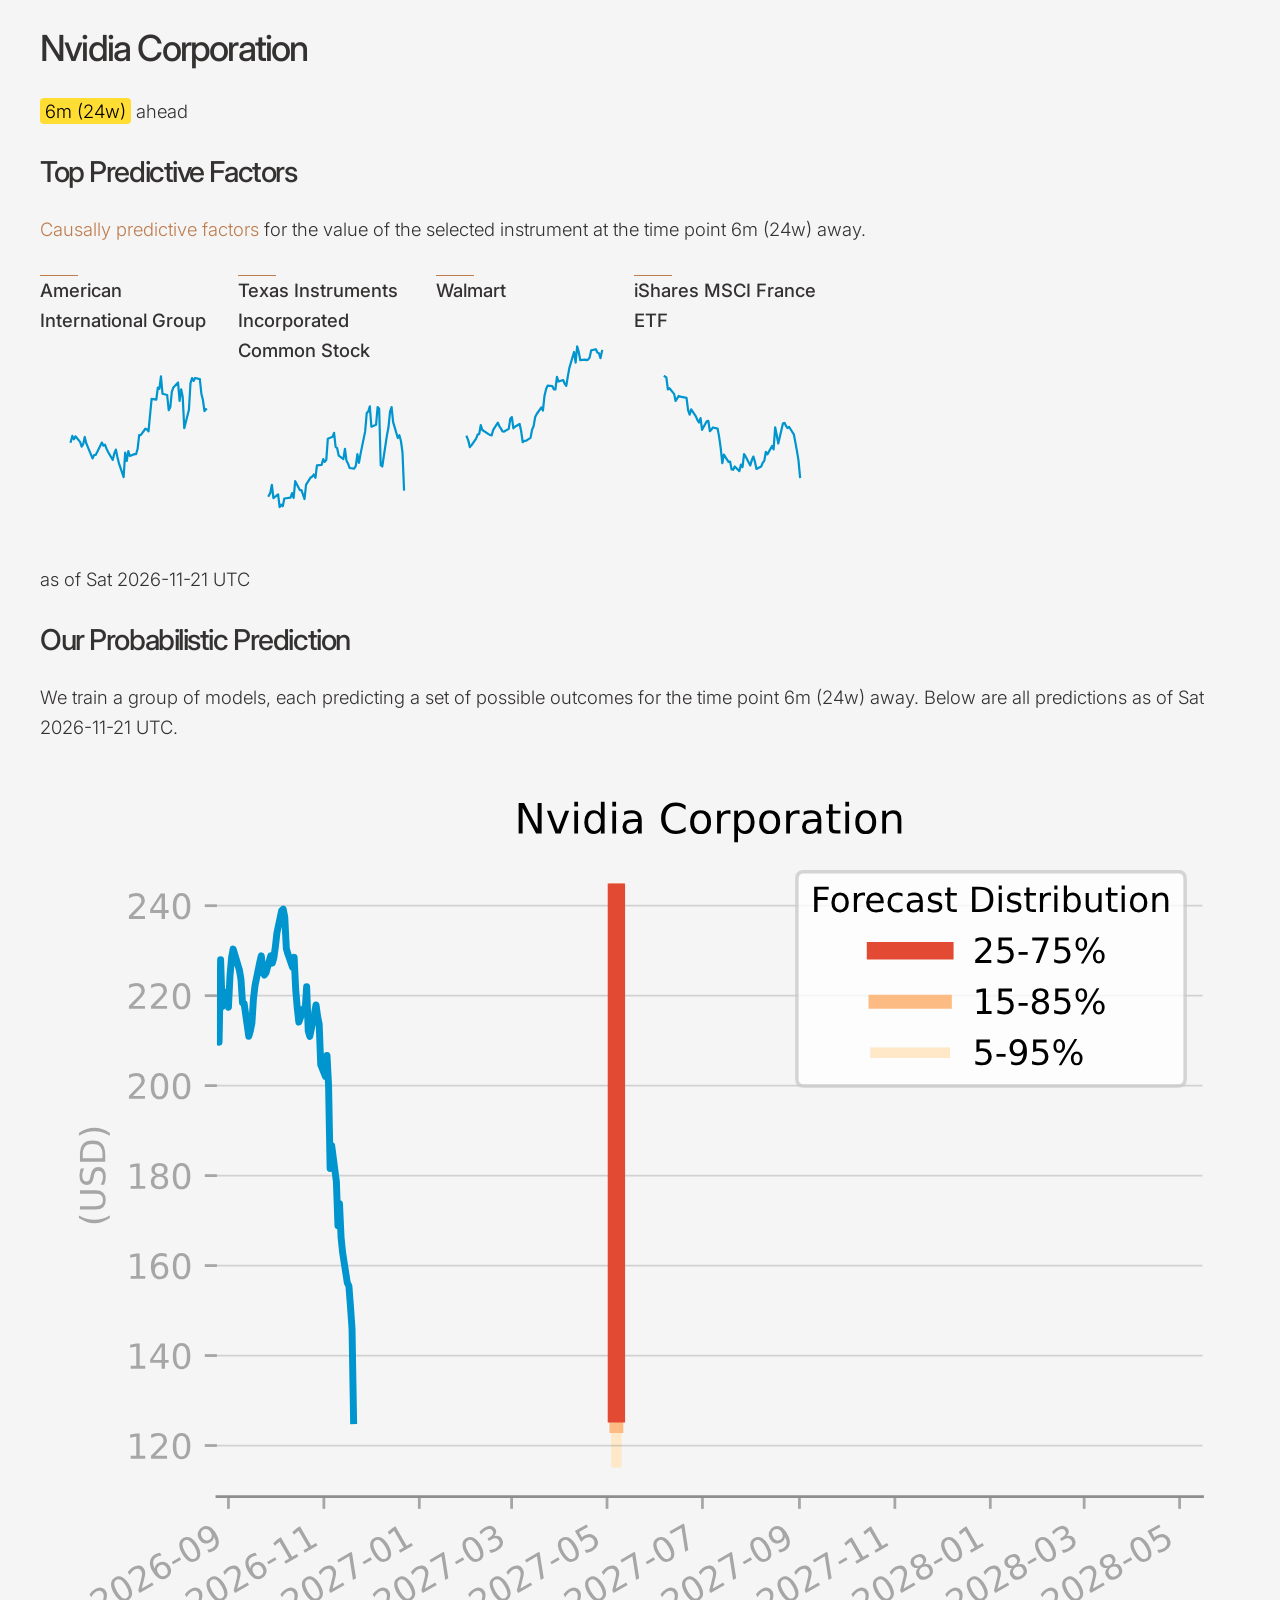
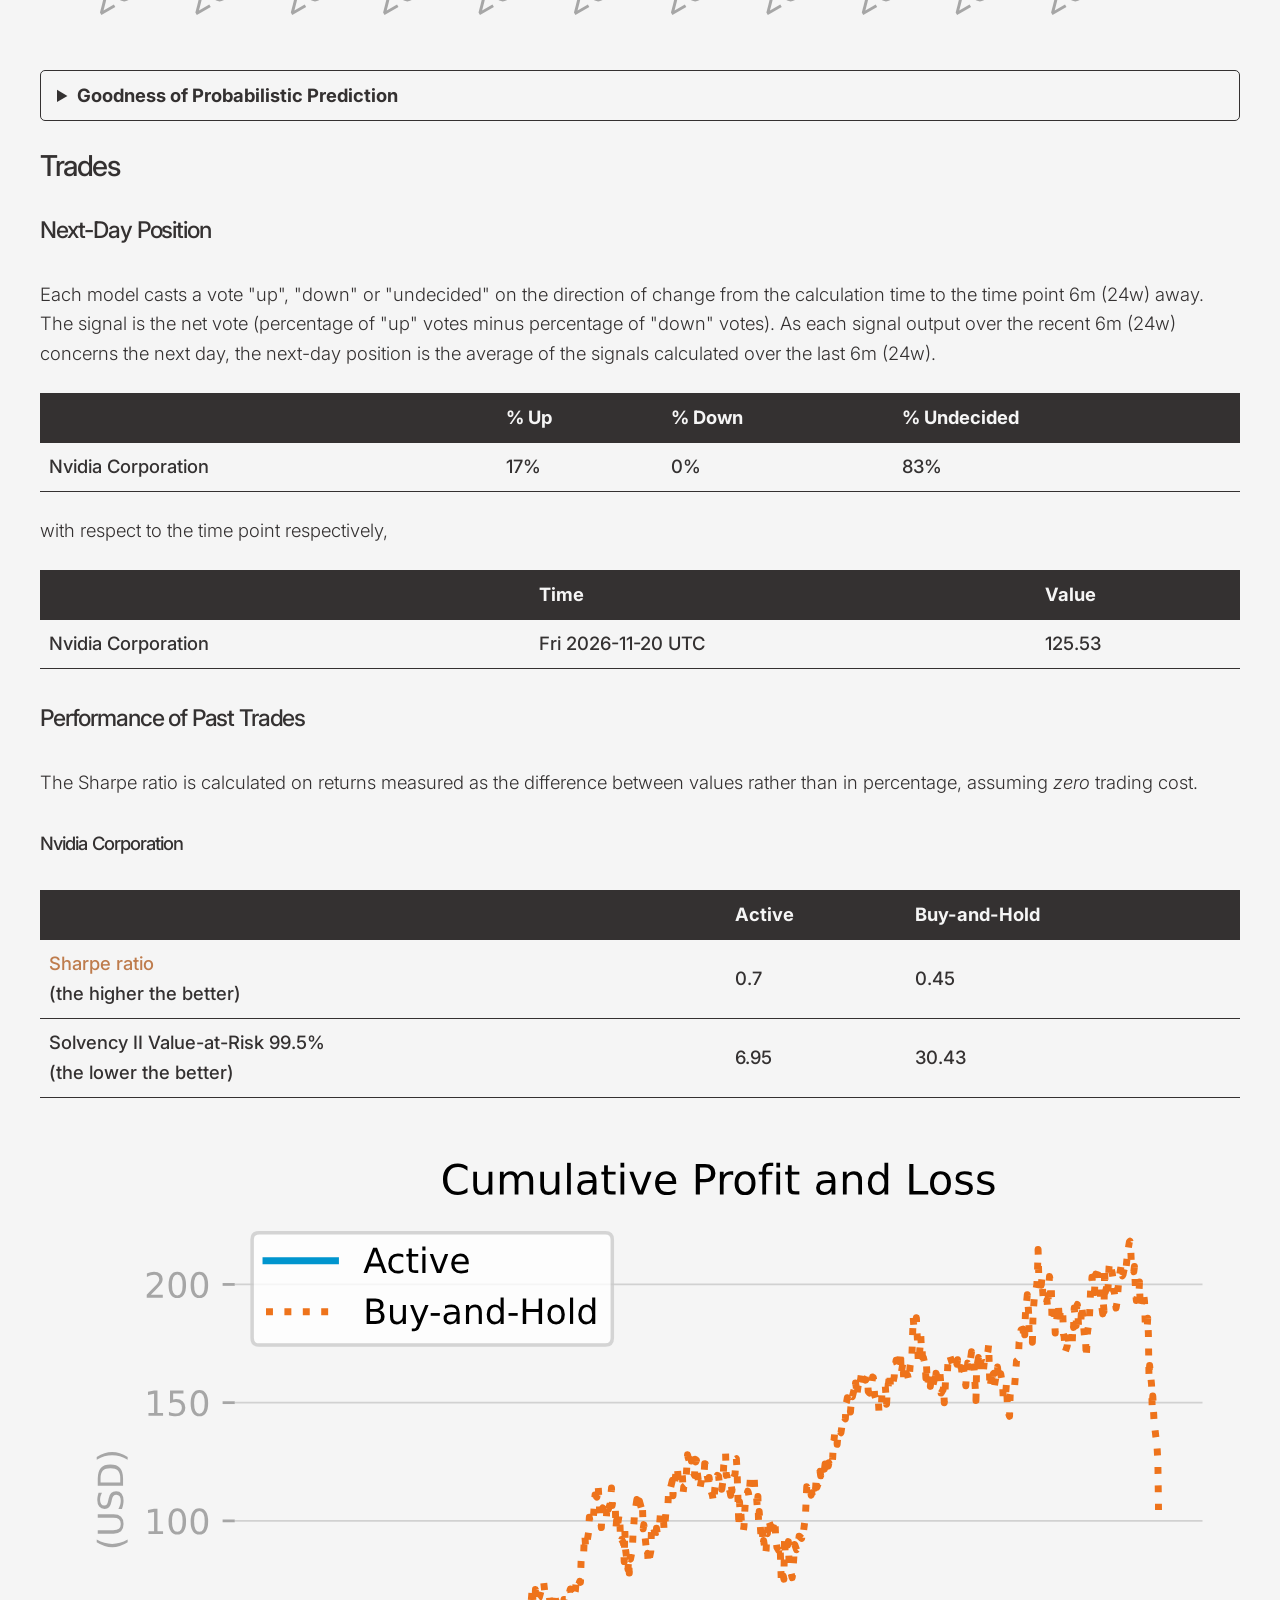
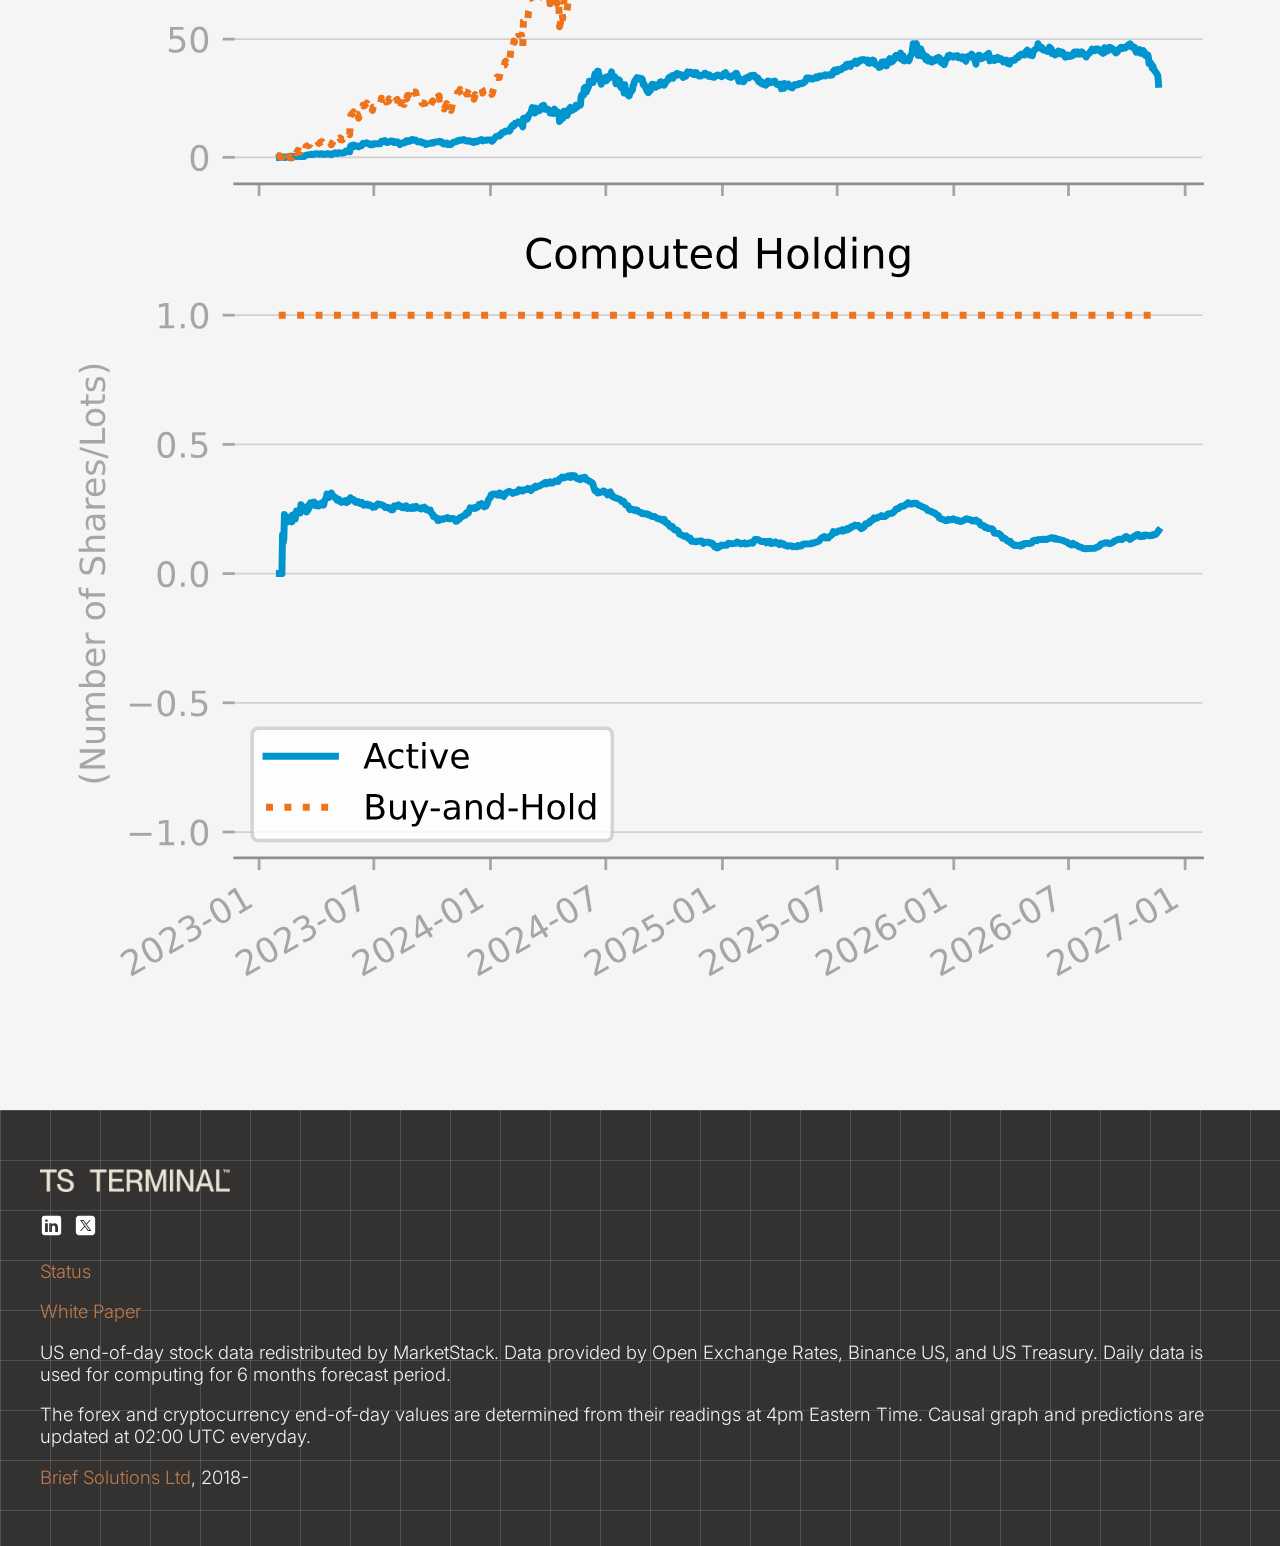
<file: nvda.html>
<!DOCTYPE html>
<html lang="en">
<meta charset="utf-8">
<meta name="viewport" content="width=device-width, initial-scale=1.0">
<meta name="description" content="tsterm.com analyses time series data to identify causal predictors and can accurately predict the range of a future value within financial markets.">
<meta name="keywords" content="time series, trends, capital markets, financial market, causal prediction, causal predictors, investment strategies">
<meta name="apple-mobile-web-app-capable" content="yes">
<title>

  Nvidia Corporation

</title>
<link rel="icon" href="/static/logo/Logo.png">
<link rel="stylesheet" href="/static/simple.css">

<script src="/static/ui.js"></script>

<main>



<script>
document.getElementById("query").value = "NVDA.US";
</script>

<h2 class="flex-align-center flex-gap flex-row-gap">

<span>Nvidia Corporation</span>

</h2>

<p>
<mark>6m (24w)</mark>
 ahead</p>

<h3>Top Predictive Factors</h3>

<p><a href="/static/whitepaper.html#the-problem">Causally predictive factors</a> for the value of the selected instrument at the time point 6m (24w) away.</p>



  <div class="small-multiples">
    
    <div class="small-multiples-child">
      <p class="small-multiples-title">American International Group</p>
      <svg xmlns:xlink="http://www.w3.org/1999/xlink" viewBox="0 0 172.8 129.6" xmlns="http://www.w3.org/2000/svg" version="1.1">
 <metadata>
  <rdf:RDF xmlns:dc="http://purl.org/dc/elements/1.1/" xmlns:cc="http://creativecommons.org/ns#" xmlns:rdf="http://www.w3.org/1999/02/22-rdf-syntax-ns#">
   <cc:Work>
    <dc:type rdf:resource="http://purl.org/dc/dcmitype/StillImage"/>
    <dc:date>2026-11-22T15:37:22.797865</dc:date>
    <dc:format>image/svg+xml</dc:format>
    <dc:creator>
     <cc:Agent>
      <dc:title>Matplotlib v3.10.9, https://matplotlib.org/</dc:title>
     </cc:Agent>
    </dc:creator>
   </cc:Work>
  </rdf:RDF>
 </metadata>
 <defs>
  <style type="text/css">*{stroke-linejoin: round; stroke-linecap: butt}</style>
 </defs>
 <g id="figure_1">
  <g id="axes_1">
   <g id="line2d_1">
    <path d="M 27.687273 78.945366 
L 29.086646 73.723434 
L 30.486019 76.732683 
L 31.885392 74.077463 
L 36.083511 79.12238 
L 37.482884 83.370732 
L 38.882257 81.158049 
L 40.28163 74.697015 
L 41.681003 80.44999 
L 47.278495 93.99161 
L 48.677868 90.893854 
L 50.077241 90.893854 
L 51.476614 88.238634 
L 55.674734 79.741932 
L 57.074107 82.485659 
L 58.47348 81.689093 
L 59.872853 85.140878 
L 61.272226 88.238634 
L 65.470345 95.230712 
L 66.869718 89.566244 
L 68.269091 86.025951 
L 69.668464 92.752507 
L 71.067837 98.505483 
L 75.265956 110.808 
L 76.665329 88.769678 
L 78.064702 96.2928 
L 79.464075 87.353561 
L 80.863448 91.778927 
L 85.061567 90.097288 
L 86.46094 90.185795 
L 87.860313 85.317893 
L 89.259687 73.015376 
L 90.65906 73.103883 
L 94.857179 67.2624 
L 96.256552 67.704937 
L 97.655925 69.652098 
L 99.055298 54.694361 
L 100.454671 40.356176 
L 104.65279 41.064234 
L 106.052163 30.266341 
L 107.451536 31.416937 
L 108.850909 20.088 
L 110.250282 35.753795 
L 114.448401 36.90439 
L 115.847774 50.623024 
L 117.247147 47.967805 
L 118.64652 34.160663 
L 120.045893 30.089327 
L 124.244013 25.663961 
L 125.643386 42.214829 
L 127.042759 31.770966 
L 128.442132 38.674537 
L 129.841505 66.819863 
L 134.039624 50.180488 
L 135.438997 26.37202 
L 136.83837 21.681132 
L 138.237743 24.159337 
L 139.637116 21.592624 
L 143.835235 22.566205 
L 145.234608 35.753795 
L 146.633981 41.418263 
L 148.033354 51.331083 
L 149.432727 49.737951 
" clip-path="url(#pb91a4611ee)" style="fill: none; stroke: #0095ce; stroke-width: 2; stroke-linecap: square"/>
    <defs>
     <path id="mc759c1e37e" d="M 0 4.5 
C 1.193414 4.5 2.338109 4.025852 3.181981 3.181981 
C 4.025852 2.338109 4.5 1.193414 4.5 0 
C 4.5 -1.193414 4.025852 -2.338109 3.181981 -3.181981 
C 2.338109 -4.025852 1.193414 -4.5 0 -4.5 
C -1.193414 -4.5 -2.338109 -4.025852 -3.181981 -3.181981 
C -4.025852 -2.338109 -4.5 -1.193414 -4.5 0 
C -4.5 1.193414 -4.025852 2.338109 -3.181981 3.181981 
C -2.338109 4.025852 -1.193414 4.5 0 4.5 
z
" style="stroke: #8e8e8e; stroke-width: 2"/>
    </defs>
    <g clip-path="url(#pb91a4611ee)">
     <use data-time="2026-08-25" data-value="76.38" visibility="hidden" onmouseover="showData(event)" onmouseout="hideData(event)" ontouchstart="showData(event)" ontouchend="hideData(event)" pointer-events="all" xlink:href="#mc759c1e37e" x="27.687273" y="78.945366" style="fill: #0095ce; stroke: #8e8e8e; stroke-width: 2"/>
     <use data-time="2026-08-26" data-value="76.97" visibility="hidden" onmouseover="showData(event)" onmouseout="hideData(event)" ontouchstart="showData(event)" ontouchend="hideData(event)" pointer-events="all" xlink:href="#mc759c1e37e" x="29.086646" y="73.723434" style="fill: #0095ce; stroke: #8e8e8e; stroke-width: 2"/>
     <use data-time="2026-08-27" data-value="76.63" visibility="hidden" onmouseover="showData(event)" onmouseout="hideData(event)" ontouchstart="showData(event)" ontouchend="hideData(event)" pointer-events="all" xlink:href="#mc759c1e37e" x="30.486019" y="76.732683" style="fill: #0095ce; stroke: #8e8e8e; stroke-width: 2"/>
     <use data-time="2026-08-28" data-value="76.93" visibility="hidden" onmouseover="showData(event)" onmouseout="hideData(event)" ontouchstart="showData(event)" ontouchend="hideData(event)" pointer-events="all" xlink:href="#mc759c1e37e" x="31.885392" y="74.077463" style="fill: #0095ce; stroke: #8e8e8e; stroke-width: 2"/>
     <use data-time="2026-08-31" data-value="76.36" visibility="hidden" onmouseover="showData(event)" onmouseout="hideData(event)" ontouchstart="showData(event)" ontouchend="hideData(event)" pointer-events="all" xlink:href="#mc759c1e37e" x="36.083511" y="79.12238" style="fill: #0095ce; stroke: #8e8e8e; stroke-width: 2"/>
     <use data-time="2026-09-01" data-value="75.88" visibility="hidden" onmouseover="showData(event)" onmouseout="hideData(event)" ontouchstart="showData(event)" ontouchend="hideData(event)" pointer-events="all" xlink:href="#mc759c1e37e" x="37.482884" y="83.370732" style="fill: #0095ce; stroke: #8e8e8e; stroke-width: 2"/>
     <use data-time="2026-09-02" data-value="76.13" visibility="hidden" onmouseover="showData(event)" onmouseout="hideData(event)" ontouchstart="showData(event)" ontouchend="hideData(event)" pointer-events="all" xlink:href="#mc759c1e37e" x="38.882257" y="81.158049" style="fill: #0095ce; stroke: #8e8e8e; stroke-width: 2"/>
     <use data-time="2026-09-03" data-value="76.86" visibility="hidden" onmouseover="showData(event)" onmouseout="hideData(event)" ontouchstart="showData(event)" ontouchend="hideData(event)" pointer-events="all" xlink:href="#mc759c1e37e" x="40.28163" y="74.697015" style="fill: #0095ce; stroke: #8e8e8e; stroke-width: 2"/>
     <use data-time="2026-09-04" data-value="76.21" visibility="hidden" onmouseover="showData(event)" onmouseout="hideData(event)" ontouchstart="showData(event)" ontouchend="hideData(event)" pointer-events="all" xlink:href="#mc759c1e37e" x="41.681003" y="80.44999" style="fill: #0095ce; stroke: #8e8e8e; stroke-width: 2"/>
     <use data-time="2026-09-08" data-value="74.68" visibility="hidden" onmouseover="showData(event)" onmouseout="hideData(event)" ontouchstart="showData(event)" ontouchend="hideData(event)" pointer-events="all" xlink:href="#mc759c1e37e" x="47.278495" y="93.99161" style="fill: #0095ce; stroke: #8e8e8e; stroke-width: 2"/>
     <use data-time="2026-09-09" data-value="75.03" visibility="hidden" onmouseover="showData(event)" onmouseout="hideData(event)" ontouchstart="showData(event)" ontouchend="hideData(event)" pointer-events="all" xlink:href="#mc759c1e37e" x="48.677868" y="90.893854" style="fill: #0095ce; stroke: #8e8e8e; stroke-width: 2"/>
     <use data-time="2026-09-10" data-value="75.03" visibility="hidden" onmouseover="showData(event)" onmouseout="hideData(event)" ontouchstart="showData(event)" ontouchend="hideData(event)" pointer-events="all" xlink:href="#mc759c1e37e" x="50.077241" y="90.893854" style="fill: #0095ce; stroke: #8e8e8e; stroke-width: 2"/>
     <use data-time="2026-09-11" data-value="75.33" visibility="hidden" onmouseover="showData(event)" onmouseout="hideData(event)" ontouchstart="showData(event)" ontouchend="hideData(event)" pointer-events="all" xlink:href="#mc759c1e37e" x="51.476614" y="88.238634" style="fill: #0095ce; stroke: #8e8e8e; stroke-width: 2"/>
     <use data-time="2026-09-14" data-value="76.29" visibility="hidden" onmouseover="showData(event)" onmouseout="hideData(event)" ontouchstart="showData(event)" ontouchend="hideData(event)" pointer-events="all" xlink:href="#mc759c1e37e" x="55.674734" y="79.741932" style="fill: #0095ce; stroke: #8e8e8e; stroke-width: 2"/>
     <use data-time="2026-09-15" data-value="75.98" visibility="hidden" onmouseover="showData(event)" onmouseout="hideData(event)" ontouchstart="showData(event)" ontouchend="hideData(event)" pointer-events="all" xlink:href="#mc759c1e37e" x="57.074107" y="82.485659" style="fill: #0095ce; stroke: #8e8e8e; stroke-width: 2"/>
     <use data-time="2026-09-16" data-value="76.07" visibility="hidden" onmouseover="showData(event)" onmouseout="hideData(event)" ontouchstart="showData(event)" ontouchend="hideData(event)" pointer-events="all" xlink:href="#mc759c1e37e" x="58.47348" y="81.689093" style="fill: #0095ce; stroke: #8e8e8e; stroke-width: 2"/>
     <use data-time="2026-09-17" data-value="75.68" visibility="hidden" onmouseover="showData(event)" onmouseout="hideData(event)" ontouchstart="showData(event)" ontouchend="hideData(event)" pointer-events="all" xlink:href="#mc759c1e37e" x="59.872853" y="85.140878" style="fill: #0095ce; stroke: #8e8e8e; stroke-width: 2"/>
     <use data-time="2026-09-18" data-value="75.33" visibility="hidden" onmouseover="showData(event)" onmouseout="hideData(event)" ontouchstart="showData(event)" ontouchend="hideData(event)" pointer-events="all" xlink:href="#mc759c1e37e" x="61.272226" y="88.238634" style="fill: #0095ce; stroke: #8e8e8e; stroke-width: 2"/>
     <use data-time="2026-09-21" data-value="74.54" visibility="hidden" onmouseover="showData(event)" onmouseout="hideData(event)" ontouchstart="showData(event)" ontouchend="hideData(event)" pointer-events="all" xlink:href="#mc759c1e37e" x="65.470345" y="95.230712" style="fill: #0095ce; stroke: #8e8e8e; stroke-width: 2"/>
     <use data-time="2026-09-22" data-value="75.18" visibility="hidden" onmouseover="showData(event)" onmouseout="hideData(event)" ontouchstart="showData(event)" ontouchend="hideData(event)" pointer-events="all" xlink:href="#mc759c1e37e" x="66.869718" y="89.566244" style="fill: #0095ce; stroke: #8e8e8e; stroke-width: 2"/>
     <use data-time="2026-09-23" data-value="75.58" visibility="hidden" onmouseover="showData(event)" onmouseout="hideData(event)" ontouchstart="showData(event)" ontouchend="hideData(event)" pointer-events="all" xlink:href="#mc759c1e37e" x="68.269091" y="86.025951" style="fill: #0095ce; stroke: #8e8e8e; stroke-width: 2"/>
     <use data-time="2026-09-24" data-value="74.82" visibility="hidden" onmouseover="showData(event)" onmouseout="hideData(event)" ontouchstart="showData(event)" ontouchend="hideData(event)" pointer-events="all" xlink:href="#mc759c1e37e" x="69.668464" y="92.752507" style="fill: #0095ce; stroke: #8e8e8e; stroke-width: 2"/>
     <use data-time="2026-09-25" data-value="74.17" visibility="hidden" onmouseover="showData(event)" onmouseout="hideData(event)" ontouchstart="showData(event)" ontouchend="hideData(event)" pointer-events="all" xlink:href="#mc759c1e37e" x="71.067837" y="98.505483" style="fill: #0095ce; stroke: #8e8e8e; stroke-width: 2"/>
     <use data-time="2026-09-28" data-value="72.78" visibility="hidden" onmouseover="showData(event)" onmouseout="hideData(event)" ontouchstart="showData(event)" ontouchend="hideData(event)" pointer-events="all" xlink:href="#mc759c1e37e" x="75.265956" y="110.808" style="fill: #0095ce; stroke: #8e8e8e; stroke-width: 2"/>
     <use data-time="2026-09-29" data-value="75.27" visibility="hidden" onmouseover="showData(event)" onmouseout="hideData(event)" ontouchstart="showData(event)" ontouchend="hideData(event)" pointer-events="all" xlink:href="#mc759c1e37e" x="76.665329" y="88.769678" style="fill: #0095ce; stroke: #8e8e8e; stroke-width: 2"/>
     <use data-time="2026-09-30" data-value="74.42" visibility="hidden" onmouseover="showData(event)" onmouseout="hideData(event)" ontouchstart="showData(event)" ontouchend="hideData(event)" pointer-events="all" xlink:href="#mc759c1e37e" x="78.064702" y="96.2928" style="fill: #0095ce; stroke: #8e8e8e; stroke-width: 2"/>
     <use data-time="2026-10-01" data-value="75.43" visibility="hidden" onmouseover="showData(event)" onmouseout="hideData(event)" ontouchstart="showData(event)" ontouchend="hideData(event)" pointer-events="all" xlink:href="#mc759c1e37e" x="79.464075" y="87.353561" style="fill: #0095ce; stroke: #8e8e8e; stroke-width: 2"/>
     <use data-time="2026-10-02" data-value="74.93" visibility="hidden" onmouseover="showData(event)" onmouseout="hideData(event)" ontouchstart="showData(event)" ontouchend="hideData(event)" pointer-events="all" xlink:href="#mc759c1e37e" x="80.863448" y="91.778927" style="fill: #0095ce; stroke: #8e8e8e; stroke-width: 2"/>
     <use data-time="2026-10-05" data-value="75.12" visibility="hidden" onmouseover="showData(event)" onmouseout="hideData(event)" ontouchstart="showData(event)" ontouchend="hideData(event)" pointer-events="all" xlink:href="#mc759c1e37e" x="85.061567" y="90.097288" style="fill: #0095ce; stroke: #8e8e8e; stroke-width: 2"/>
     <use data-time="2026-10-06" data-value="75.11" visibility="hidden" onmouseover="showData(event)" onmouseout="hideData(event)" ontouchstart="showData(event)" ontouchend="hideData(event)" pointer-events="all" xlink:href="#mc759c1e37e" x="86.46094" y="90.185795" style="fill: #0095ce; stroke: #8e8e8e; stroke-width: 2"/>
     <use data-time="2026-10-07" data-value="75.66" visibility="hidden" onmouseover="showData(event)" onmouseout="hideData(event)" ontouchstart="showData(event)" ontouchend="hideData(event)" pointer-events="all" xlink:href="#mc759c1e37e" x="87.860313" y="85.317893" style="fill: #0095ce; stroke: #8e8e8e; stroke-width: 2"/>
     <use data-time="2026-10-08" data-value="77.05" visibility="hidden" onmouseover="showData(event)" onmouseout="hideData(event)" ontouchstart="showData(event)" ontouchend="hideData(event)" pointer-events="all" xlink:href="#mc759c1e37e" x="89.259687" y="73.015376" style="fill: #0095ce; stroke: #8e8e8e; stroke-width: 2"/>
     <use data-time="2026-10-09" data-value="77.04" visibility="hidden" onmouseover="showData(event)" onmouseout="hideData(event)" ontouchstart="showData(event)" ontouchend="hideData(event)" pointer-events="all" xlink:href="#mc759c1e37e" x="90.65906" y="73.103883" style="fill: #0095ce; stroke: #8e8e8e; stroke-width: 2"/>
     <use data-time="2026-10-12" data-value="77.7" visibility="hidden" onmouseover="showData(event)" onmouseout="hideData(event)" ontouchstart="showData(event)" ontouchend="hideData(event)" pointer-events="all" xlink:href="#mc759c1e37e" x="94.857179" y="67.2624" style="fill: #0095ce; stroke: #8e8e8e; stroke-width: 2"/>
     <use data-time="2026-10-13" data-value="77.65" visibility="hidden" onmouseover="showData(event)" onmouseout="hideData(event)" ontouchstart="showData(event)" ontouchend="hideData(event)" pointer-events="all" xlink:href="#mc759c1e37e" x="96.256552" y="67.704937" style="fill: #0095ce; stroke: #8e8e8e; stroke-width: 2"/>
     <use data-time="2026-10-14" data-value="77.43" visibility="hidden" onmouseover="showData(event)" onmouseout="hideData(event)" ontouchstart="showData(event)" ontouchend="hideData(event)" pointer-events="all" xlink:href="#mc759c1e37e" x="97.655925" y="69.652098" style="fill: #0095ce; stroke: #8e8e8e; stroke-width: 2"/>
     <use data-time="2026-10-15" data-value="79.12" visibility="hidden" onmouseover="showData(event)" onmouseout="hideData(event)" ontouchstart="showData(event)" ontouchend="hideData(event)" pointer-events="all" xlink:href="#mc759c1e37e" x="99.055298" y="54.694361" style="fill: #0095ce; stroke: #8e8e8e; stroke-width: 2"/>
     <use data-time="2026-10-16" data-value="80.74" visibility="hidden" onmouseover="showData(event)" onmouseout="hideData(event)" ontouchstart="showData(event)" ontouchend="hideData(event)" pointer-events="all" xlink:href="#mc759c1e37e" x="100.454671" y="40.356176" style="fill: #0095ce; stroke: #8e8e8e; stroke-width: 2"/>
     <use data-time="2026-10-19" data-value="80.66" visibility="hidden" onmouseover="showData(event)" onmouseout="hideData(event)" ontouchstart="showData(event)" ontouchend="hideData(event)" pointer-events="all" xlink:href="#mc759c1e37e" x="104.65279" y="41.064234" style="fill: #0095ce; stroke: #8e8e8e; stroke-width: 2"/>
     <use data-time="2026-10-20" data-value="81.88" visibility="hidden" onmouseover="showData(event)" onmouseout="hideData(event)" ontouchstart="showData(event)" ontouchend="hideData(event)" pointer-events="all" xlink:href="#mc759c1e37e" x="106.052163" y="30.266341" style="fill: #0095ce; stroke: #8e8e8e; stroke-width: 2"/>
     <use data-time="2026-10-21" data-value="81.75" visibility="hidden" onmouseover="showData(event)" onmouseout="hideData(event)" ontouchstart="showData(event)" ontouchend="hideData(event)" pointer-events="all" xlink:href="#mc759c1e37e" x="107.451536" y="31.416937" style="fill: #0095ce; stroke: #8e8e8e; stroke-width: 2"/>
     <use data-time="2026-10-22" data-value="83.03" visibility="hidden" onmouseover="showData(event)" onmouseout="hideData(event)" ontouchstart="showData(event)" ontouchend="hideData(event)" pointer-events="all" xlink:href="#mc759c1e37e" x="108.850909" y="20.088" style="fill: #0095ce; stroke: #8e8e8e; stroke-width: 2"/>
     <use data-time="2026-10-23" data-value="81.26" visibility="hidden" onmouseover="showData(event)" onmouseout="hideData(event)" ontouchstart="showData(event)" ontouchend="hideData(event)" pointer-events="all" xlink:href="#mc759c1e37e" x="110.250282" y="35.753795" style="fill: #0095ce; stroke: #8e8e8e; stroke-width: 2"/>
     <use data-time="2026-10-26" data-value="81.13" visibility="hidden" onmouseover="showData(event)" onmouseout="hideData(event)" ontouchstart="showData(event)" ontouchend="hideData(event)" pointer-events="all" xlink:href="#mc759c1e37e" x="114.448401" y="36.90439" style="fill: #0095ce; stroke: #8e8e8e; stroke-width: 2"/>
     <use data-time="2026-10-27" data-value="79.58" visibility="hidden" onmouseover="showData(event)" onmouseout="hideData(event)" ontouchstart="showData(event)" ontouchend="hideData(event)" pointer-events="all" xlink:href="#mc759c1e37e" x="115.847774" y="50.623024" style="fill: #0095ce; stroke: #8e8e8e; stroke-width: 2"/>
     <use data-time="2026-10-28" data-value="79.88" visibility="hidden" onmouseover="showData(event)" onmouseout="hideData(event)" ontouchstart="showData(event)" ontouchend="hideData(event)" pointer-events="all" xlink:href="#mc759c1e37e" x="117.247147" y="47.967805" style="fill: #0095ce; stroke: #8e8e8e; stroke-width: 2"/>
     <use data-time="2026-10-29" data-value="81.44" visibility="hidden" onmouseover="showData(event)" onmouseout="hideData(event)" ontouchstart="showData(event)" ontouchend="hideData(event)" pointer-events="all" xlink:href="#mc759c1e37e" x="118.64652" y="34.160663" style="fill: #0095ce; stroke: #8e8e8e; stroke-width: 2"/>
     <use data-time="2026-10-30" data-value="81.9" visibility="hidden" onmouseover="showData(event)" onmouseout="hideData(event)" ontouchstart="showData(event)" ontouchend="hideData(event)" pointer-events="all" xlink:href="#mc759c1e37e" x="120.045893" y="30.089327" style="fill: #0095ce; stroke: #8e8e8e; stroke-width: 2"/>
     <use data-time="2026-11-02" data-value="82.4" visibility="hidden" onmouseover="showData(event)" onmouseout="hideData(event)" ontouchstart="showData(event)" ontouchend="hideData(event)" pointer-events="all" xlink:href="#mc759c1e37e" x="124.244013" y="25.663961" style="fill: #0095ce; stroke: #8e8e8e; stroke-width: 2"/>
     <use data-time="2026-11-03" data-value="80.53" visibility="hidden" onmouseover="showData(event)" onmouseout="hideData(event)" ontouchstart="showData(event)" ontouchend="hideData(event)" pointer-events="all" xlink:href="#mc759c1e37e" x="125.643386" y="42.214829" style="fill: #0095ce; stroke: #8e8e8e; stroke-width: 2"/>
     <use data-time="2026-11-04" data-value="81.71" visibility="hidden" onmouseover="showData(event)" onmouseout="hideData(event)" ontouchstart="showData(event)" ontouchend="hideData(event)" pointer-events="all" xlink:href="#mc759c1e37e" x="127.042759" y="31.770966" style="fill: #0095ce; stroke: #8e8e8e; stroke-width: 2"/>
     <use data-time="2026-11-05" data-value="80.93" visibility="hidden" onmouseover="showData(event)" onmouseout="hideData(event)" ontouchstart="showData(event)" ontouchend="hideData(event)" pointer-events="all" xlink:href="#mc759c1e37e" x="128.442132" y="38.674537" style="fill: #0095ce; stroke: #8e8e8e; stroke-width: 2"/>
     <use data-time="2026-11-06" data-value="77.75" visibility="hidden" onmouseover="showData(event)" onmouseout="hideData(event)" ontouchstart="showData(event)" ontouchend="hideData(event)" pointer-events="all" xlink:href="#mc759c1e37e" x="129.841505" y="66.819863" style="fill: #0095ce; stroke: #8e8e8e; stroke-width: 2"/>
     <use data-time="2026-11-09" data-value="79.63" visibility="hidden" onmouseover="showData(event)" onmouseout="hideData(event)" ontouchstart="showData(event)" ontouchend="hideData(event)" pointer-events="all" xlink:href="#mc759c1e37e" x="134.039624" y="50.180488" style="fill: #0095ce; stroke: #8e8e8e; stroke-width: 2"/>
     <use data-time="2026-11-10" data-value="82.32" visibility="hidden" onmouseover="showData(event)" onmouseout="hideData(event)" ontouchstart="showData(event)" ontouchend="hideData(event)" pointer-events="all" xlink:href="#mc759c1e37e" x="135.438997" y="26.37202" style="fill: #0095ce; stroke: #8e8e8e; stroke-width: 2"/>
     <use data-time="2026-11-11" data-value="82.85" visibility="hidden" onmouseover="showData(event)" onmouseout="hideData(event)" ontouchstart="showData(event)" ontouchend="hideData(event)" pointer-events="all" xlink:href="#mc759c1e37e" x="136.83837" y="21.681132" style="fill: #0095ce; stroke: #8e8e8e; stroke-width: 2"/>
     <use data-time="2026-11-12" data-value="82.57" visibility="hidden" onmouseover="showData(event)" onmouseout="hideData(event)" ontouchstart="showData(event)" ontouchend="hideData(event)" pointer-events="all" xlink:href="#mc759c1e37e" x="138.237743" y="24.159337" style="fill: #0095ce; stroke: #8e8e8e; stroke-width: 2"/>
     <use data-time="2026-11-13" data-value="82.86" visibility="hidden" onmouseover="showData(event)" onmouseout="hideData(event)" ontouchstart="showData(event)" ontouchend="hideData(event)" pointer-events="all" xlink:href="#mc759c1e37e" x="139.637116" y="21.592624" style="fill: #0095ce; stroke: #8e8e8e; stroke-width: 2"/>
     <use data-time="2026-11-16" data-value="82.75" visibility="hidden" onmouseover="showData(event)" onmouseout="hideData(event)" ontouchstart="showData(event)" ontouchend="hideData(event)" pointer-events="all" xlink:href="#mc759c1e37e" x="143.835235" y="22.566205" style="fill: #0095ce; stroke: #8e8e8e; stroke-width: 2"/>
     <use data-time="2026-11-17" data-value="81.26" visibility="hidden" onmouseover="showData(event)" onmouseout="hideData(event)" ontouchstart="showData(event)" ontouchend="hideData(event)" pointer-events="all" xlink:href="#mc759c1e37e" x="145.234608" y="35.753795" style="fill: #0095ce; stroke: #8e8e8e; stroke-width: 2"/>
     <use data-time="2026-11-18" data-value="80.62" visibility="hidden" onmouseover="showData(event)" onmouseout="hideData(event)" ontouchstart="showData(event)" ontouchend="hideData(event)" pointer-events="all" xlink:href="#mc759c1e37e" x="146.633981" y="41.418263" style="fill: #0095ce; stroke: #8e8e8e; stroke-width: 2"/>
     <use data-time="2026-11-19" data-value="79.5" visibility="hidden" onmouseover="showData(event)" onmouseout="hideData(event)" ontouchstart="showData(event)" ontouchend="hideData(event)" pointer-events="all" xlink:href="#mc759c1e37e" x="148.033354" y="51.331083" style="fill: #0095ce; stroke: #8e8e8e; stroke-width: 2"/>
     <use data-time="2026-11-20" data-value="79.68" visibility="hidden" onmouseover="showData(event)" onmouseout="hideData(event)" ontouchstart="showData(event)" ontouchend="hideData(event)" pointer-events="all" xlink:href="#mc759c1e37e" x="149.432727" y="49.737951" style="fill: #0095ce; stroke: #8e8e8e; stroke-width: 2"/>
    </g>
   </g>
  </g>
 </g>
 <defs>
  <clipPath id="pb91a4611ee">
   <rect x="21.6" y="15.552" width="133.92" height="99.792"/>
  </clipPath>
 </defs>
<text id="display" visibility="hidden" x="0" y="1em"></text></svg>

    </div>
    
    <div class="small-multiples-child">
      <p class="small-multiples-title">Texas Instruments Incorporated Common Stock</p>
      <svg xmlns:xlink="http://www.w3.org/1999/xlink" viewBox="0 0 172.8 129.6" xmlns="http://www.w3.org/2000/svg" version="1.1">
 <metadata>
  <rdf:RDF xmlns:dc="http://purl.org/dc/elements/1.1/" xmlns:cc="http://creativecommons.org/ns#" xmlns:rdf="http://www.w3.org/1999/02/22-rdf-syntax-ns#">
   <cc:Work>
    <dc:type rdf:resource="http://purl.org/dc/dcmitype/StillImage"/>
    <dc:date>2026-11-22T15:37:22.805276</dc:date>
    <dc:format>image/svg+xml</dc:format>
    <dc:creator>
     <cc:Agent>
      <dc:title>Matplotlib v3.10.9, https://matplotlib.org/</dc:title>
     </cc:Agent>
    </dc:creator>
   </cc:Work>
  </rdf:RDF>
 </metadata>
 <defs>
  <style type="text/css">*{stroke-linejoin: round; stroke-linecap: butt}</style>
 </defs>
 <g id="figure_1">
  <g id="axes_1">
   <g id="line2d_1">
    <path d="M 27.687273 100.594389 
L 29.086646 97.976295 
L 30.486019 90.715651 
L 31.885392 102.740617 
L 36.083511 99.285342 
L 37.482884 110.808 
L 38.882257 108.585664 
L 40.28163 110.062148 
L 41.681003 103.045047 
L 47.278495 102.314416 
L 48.677868 98.250282 
L 50.077241 102.466631 
L 51.476614 87.427812 
L 55.674734 95.464752 
L 57.074107 95.44953 
L 58.47348 99.650658 
L 59.872853 103.501691 
L 61.272226 90.563436 
L 65.470345 84.124752 
L 66.869718 83.302792 
L 68.269091 81.460993 
L 69.668464 84.459624 
L 71.067837 73.165289 
L 75.265956 72.799973 
L 76.665329 67.655114 
L 78.064702 70.09055 
L 79.464075 68.23353 
L 80.863448 49.221906 
L 85.061567 47.547544 
L 86.46094 44.00094 
L 87.860313 56.558658 
L 89.259687 57.745933 
L 90.65906 64.534711 
L 94.857179 67.579007 
L 96.256552 58.278685 
L 97.655925 69.238148 
L 99.055298 71.567034 
L 100.454671 75.585503 
L 104.65279 76.087812 
L 106.052163 73.606711 
L 107.451536 63.149557 
L 108.850909 70.988617 
L 110.250282 63.088671 
L 114.448401 42.646228 
L 115.847774 26.222255 
L 117.247147 24.821879 
L 118.64652 20.088 
L 120.045893 38.505987 
L 124.244013 36.709852 
L 125.643386 20.772966 
L 127.042759 22.295114 
L 128.442132 73.043517 
L 129.841505 74.246013 
L 134.039624 46.284161 
L 135.438997 38.993074 
L 136.83837 24.852322 
L 138.237743 20.788188 
L 139.637116 34.304859 
L 143.835235 48.597826 
L 145.234608 46.086282 
L 146.633981 51.307248 
L 148.033354 61.475195 
L 149.432727 94.962443 
" clip-path="url(#pede9613568)" style="fill: none; stroke: #0095ce; stroke-width: 2; stroke-linecap: square"/>
    <defs>
     <path id="ma57c41efbf" d="M 0 4.5 
C 1.193414 4.5 2.338109 4.025852 3.181981 3.181981 
C 4.025852 2.338109 4.5 1.193414 4.5 0 
C 4.5 -1.193414 4.025852 -2.338109 3.181981 -3.181981 
C 2.338109 -4.025852 1.193414 -4.5 0 -4.5 
C -1.193414 -4.5 -2.338109 -4.025852 -3.181981 -3.181981 
C -4.025852 -2.338109 -4.5 -1.193414 -4.5 0 
C -4.5 1.193414 -4.025852 2.338109 -3.181981 3.181981 
C -2.338109 4.025852 -1.193414 4.5 0 4.5 
z
" style="stroke: #8e8e8e; stroke-width: 2"/>
    </defs>
    <g clip-path="url(#pede9613568)">
     <use data-time="2026-08-25" data-value="260.05" visibility="hidden" onmouseover="showData(event)" onmouseout="hideData(event)" ontouchstart="showData(event)" ontouchend="hideData(event)" pointer-events="all" xlink:href="#ma57c41efbf" x="27.687273" y="100.594389" style="fill: #0095ce; stroke: #8e8e8e; stroke-width: 2"/>
     <use data-time="2026-08-26" data-value="261.77" visibility="hidden" onmouseover="showData(event)" onmouseout="hideData(event)" ontouchstart="showData(event)" ontouchend="hideData(event)" pointer-events="all" xlink:href="#ma57c41efbf" x="29.086646" y="97.976295" style="fill: #0095ce; stroke: #8e8e8e; stroke-width: 2"/>
     <use data-time="2026-08-27" data-value="266.54" visibility="hidden" onmouseover="showData(event)" onmouseout="hideData(event)" ontouchstart="showData(event)" ontouchend="hideData(event)" pointer-events="all" xlink:href="#ma57c41efbf" x="30.486019" y="90.715651" style="fill: #0095ce; stroke: #8e8e8e; stroke-width: 2"/>
     <use data-time="2026-08-28" data-value="258.64" visibility="hidden" onmouseover="showData(event)" onmouseout="hideData(event)" ontouchstart="showData(event)" ontouchend="hideData(event)" pointer-events="all" xlink:href="#ma57c41efbf" x="31.885392" y="102.740617" style="fill: #0095ce; stroke: #8e8e8e; stroke-width: 2"/>
     <use data-time="2026-08-31" data-value="260.91" visibility="hidden" onmouseover="showData(event)" onmouseout="hideData(event)" ontouchstart="showData(event)" ontouchend="hideData(event)" pointer-events="all" xlink:href="#ma57c41efbf" x="36.083511" y="99.285342" style="fill: #0095ce; stroke: #8e8e8e; stroke-width: 2"/>
     <use data-time="2026-09-01" data-value="253.34" visibility="hidden" onmouseover="showData(event)" onmouseout="hideData(event)" ontouchstart="showData(event)" ontouchend="hideData(event)" pointer-events="all" xlink:href="#ma57c41efbf" x="37.482884" y="110.808" style="fill: #0095ce; stroke: #8e8e8e; stroke-width: 2"/>
     <use data-time="2026-09-02" data-value="254.8" visibility="hidden" onmouseover="showData(event)" onmouseout="hideData(event)" ontouchstart="showData(event)" ontouchend="hideData(event)" pointer-events="all" xlink:href="#ma57c41efbf" x="38.882257" y="108.585664" style="fill: #0095ce; stroke: #8e8e8e; stroke-width: 2"/>
     <use data-time="2026-09-03" data-value="253.83" visibility="hidden" onmouseover="showData(event)" onmouseout="hideData(event)" ontouchstart="showData(event)" ontouchend="hideData(event)" pointer-events="all" xlink:href="#ma57c41efbf" x="40.28163" y="110.062148" style="fill: #0095ce; stroke: #8e8e8e; stroke-width: 2"/>
     <use data-time="2026-09-04" data-value="258.44" visibility="hidden" onmouseover="showData(event)" onmouseout="hideData(event)" ontouchstart="showData(event)" ontouchend="hideData(event)" pointer-events="all" xlink:href="#ma57c41efbf" x="41.681003" y="103.045047" style="fill: #0095ce; stroke: #8e8e8e; stroke-width: 2"/>
     <use data-time="2026-09-08" data-value="258.92" visibility="hidden" onmouseover="showData(event)" onmouseout="hideData(event)" ontouchstart="showData(event)" ontouchend="hideData(event)" pointer-events="all" xlink:href="#ma57c41efbf" x="47.278495" y="102.314416" style="fill: #0095ce; stroke: #8e8e8e; stroke-width: 2"/>
     <use data-time="2026-09-09" data-value="261.59" visibility="hidden" onmouseover="showData(event)" onmouseout="hideData(event)" ontouchstart="showData(event)" ontouchend="hideData(event)" pointer-events="all" xlink:href="#ma57c41efbf" x="48.677868" y="98.250282" style="fill: #0095ce; stroke: #8e8e8e; stroke-width: 2"/>
     <use data-time="2026-09-10" data-value="258.82" visibility="hidden" onmouseover="showData(event)" onmouseout="hideData(event)" ontouchstart="showData(event)" ontouchend="hideData(event)" pointer-events="all" xlink:href="#ma57c41efbf" x="50.077241" y="102.466631" style="fill: #0095ce; stroke: #8e8e8e; stroke-width: 2"/>
     <use data-time="2026-09-11" data-value="268.7" visibility="hidden" onmouseover="showData(event)" onmouseout="hideData(event)" ontouchstart="showData(event)" ontouchend="hideData(event)" pointer-events="all" xlink:href="#ma57c41efbf" x="51.476614" y="87.427812" style="fill: #0095ce; stroke: #8e8e8e; stroke-width: 2"/>
     <use data-time="2026-09-14" data-value="263.42" visibility="hidden" onmouseover="showData(event)" onmouseout="hideData(event)" ontouchstart="showData(event)" ontouchend="hideData(event)" pointer-events="all" xlink:href="#ma57c41efbf" x="55.674734" y="95.464752" style="fill: #0095ce; stroke: #8e8e8e; stroke-width: 2"/>
     <use data-time="2026-09-15" data-value="263.43" visibility="hidden" onmouseover="showData(event)" onmouseout="hideData(event)" ontouchstart="showData(event)" ontouchend="hideData(event)" pointer-events="all" xlink:href="#ma57c41efbf" x="57.074107" y="95.44953" style="fill: #0095ce; stroke: #8e8e8e; stroke-width: 2"/>
     <use data-time="2026-09-16" data-value="260.67" visibility="hidden" onmouseover="showData(event)" onmouseout="hideData(event)" ontouchstart="showData(event)" ontouchend="hideData(event)" pointer-events="all" xlink:href="#ma57c41efbf" x="58.47348" y="99.650658" style="fill: #0095ce; stroke: #8e8e8e; stroke-width: 2"/>
     <use data-time="2026-09-17" data-value="258.14" visibility="hidden" onmouseover="showData(event)" onmouseout="hideData(event)" ontouchstart="showData(event)" ontouchend="hideData(event)" pointer-events="all" xlink:href="#ma57c41efbf" x="59.872853" y="103.501691" style="fill: #0095ce; stroke: #8e8e8e; stroke-width: 2"/>
     <use data-time="2026-09-18" data-value="266.64" visibility="hidden" onmouseover="showData(event)" onmouseout="hideData(event)" ontouchstart="showData(event)" ontouchend="hideData(event)" pointer-events="all" xlink:href="#ma57c41efbf" x="61.272226" y="90.563436" style="fill: #0095ce; stroke: #8e8e8e; stroke-width: 2"/>
     <use data-time="2026-09-21" data-value="270.87" visibility="hidden" onmouseover="showData(event)" onmouseout="hideData(event)" ontouchstart="showData(event)" ontouchend="hideData(event)" pointer-events="all" xlink:href="#ma57c41efbf" x="65.470345" y="84.124752" style="fill: #0095ce; stroke: #8e8e8e; stroke-width: 2"/>
     <use data-time="2026-09-22" data-value="271.41" visibility="hidden" onmouseover="showData(event)" onmouseout="hideData(event)" ontouchstart="showData(event)" ontouchend="hideData(event)" pointer-events="all" xlink:href="#ma57c41efbf" x="66.869718" y="83.302792" style="fill: #0095ce; stroke: #8e8e8e; stroke-width: 2"/>
     <use data-time="2026-09-23" data-value="272.62" visibility="hidden" onmouseover="showData(event)" onmouseout="hideData(event)" ontouchstart="showData(event)" ontouchend="hideData(event)" pointer-events="all" xlink:href="#ma57c41efbf" x="68.269091" y="81.460993" style="fill: #0095ce; stroke: #8e8e8e; stroke-width: 2"/>
     <use data-time="2026-09-24" data-value="270.65" visibility="hidden" onmouseover="showData(event)" onmouseout="hideData(event)" ontouchstart="showData(event)" ontouchend="hideData(event)" pointer-events="all" xlink:href="#ma57c41efbf" x="69.668464" y="84.459624" style="fill: #0095ce; stroke: #8e8e8e; stroke-width: 2"/>
     <use data-time="2026-09-25" data-value="278.07" visibility="hidden" onmouseover="showData(event)" onmouseout="hideData(event)" ontouchstart="showData(event)" ontouchend="hideData(event)" pointer-events="all" xlink:href="#ma57c41efbf" x="71.067837" y="73.165289" style="fill: #0095ce; stroke: #8e8e8e; stroke-width: 2"/>
     <use data-time="2026-09-28" data-value="278.31" visibility="hidden" onmouseover="showData(event)" onmouseout="hideData(event)" ontouchstart="showData(event)" ontouchend="hideData(event)" pointer-events="all" xlink:href="#ma57c41efbf" x="75.265956" y="72.799973" style="fill: #0095ce; stroke: #8e8e8e; stroke-width: 2"/>
     <use data-time="2026-09-29" data-value="281.69" visibility="hidden" onmouseover="showData(event)" onmouseout="hideData(event)" ontouchstart="showData(event)" ontouchend="hideData(event)" pointer-events="all" xlink:href="#ma57c41efbf" x="76.665329" y="67.655114" style="fill: #0095ce; stroke: #8e8e8e; stroke-width: 2"/>
     <use data-time="2026-09-30" data-value="280.09" visibility="hidden" onmouseover="showData(event)" onmouseout="hideData(event)" ontouchstart="showData(event)" ontouchend="hideData(event)" pointer-events="all" xlink:href="#ma57c41efbf" x="78.064702" y="70.09055" style="fill: #0095ce; stroke: #8e8e8e; stroke-width: 2"/>
     <use data-time="2026-10-01" data-value="281.31" visibility="hidden" onmouseover="showData(event)" onmouseout="hideData(event)" ontouchstart="showData(event)" ontouchend="hideData(event)" pointer-events="all" xlink:href="#ma57c41efbf" x="79.464075" y="68.23353" style="fill: #0095ce; stroke: #8e8e8e; stroke-width: 2"/>
     <use data-time="2026-10-02" data-value="293.8" visibility="hidden" onmouseover="showData(event)" onmouseout="hideData(event)" ontouchstart="showData(event)" ontouchend="hideData(event)" pointer-events="all" xlink:href="#ma57c41efbf" x="80.863448" y="49.221906" style="fill: #0095ce; stroke: #8e8e8e; stroke-width: 2"/>
     <use data-time="2026-10-05" data-value="294.9" visibility="hidden" onmouseover="showData(event)" onmouseout="hideData(event)" ontouchstart="showData(event)" ontouchend="hideData(event)" pointer-events="all" xlink:href="#ma57c41efbf" x="85.061567" y="47.547544" style="fill: #0095ce; stroke: #8e8e8e; stroke-width: 2"/>
     <use data-time="2026-10-06" data-value="297.23" visibility="hidden" onmouseover="showData(event)" onmouseout="hideData(event)" ontouchstart="showData(event)" ontouchend="hideData(event)" pointer-events="all" xlink:href="#ma57c41efbf" x="86.46094" y="44.00094" style="fill: #0095ce; stroke: #8e8e8e; stroke-width: 2"/>
     <use data-time="2026-10-07" data-value="288.98" visibility="hidden" onmouseover="showData(event)" onmouseout="hideData(event)" ontouchstart="showData(event)" ontouchend="hideData(event)" pointer-events="all" xlink:href="#ma57c41efbf" x="87.860313" y="56.558658" style="fill: #0095ce; stroke: #8e8e8e; stroke-width: 2"/>
     <use data-time="2026-10-08" data-value="288.2" visibility="hidden" onmouseover="showData(event)" onmouseout="hideData(event)" ontouchstart="showData(event)" ontouchend="hideData(event)" pointer-events="all" xlink:href="#ma57c41efbf" x="89.259687" y="57.745933" style="fill: #0095ce; stroke: #8e8e8e; stroke-width: 2"/>
     <use data-time="2026-10-09" data-value="283.74" visibility="hidden" onmouseover="showData(event)" onmouseout="hideData(event)" ontouchstart="showData(event)" ontouchend="hideData(event)" pointer-events="all" xlink:href="#ma57c41efbf" x="90.65906" y="64.534711" style="fill: #0095ce; stroke: #8e8e8e; stroke-width: 2"/>
     <use data-time="2026-10-12" data-value="281.74" visibility="hidden" onmouseover="showData(event)" onmouseout="hideData(event)" ontouchstart="showData(event)" ontouchend="hideData(event)" pointer-events="all" xlink:href="#ma57c41efbf" x="94.857179" y="67.579007" style="fill: #0095ce; stroke: #8e8e8e; stroke-width: 2"/>
     <use data-time="2026-10-13" data-value="287.85" visibility="hidden" onmouseover="showData(event)" onmouseout="hideData(event)" ontouchstart="showData(event)" ontouchend="hideData(event)" pointer-events="all" xlink:href="#ma57c41efbf" x="96.256552" y="58.278685" style="fill: #0095ce; stroke: #8e8e8e; stroke-width: 2"/>
     <use data-time="2026-10-14" data-value="280.65" visibility="hidden" onmouseover="showData(event)" onmouseout="hideData(event)" ontouchstart="showData(event)" ontouchend="hideData(event)" pointer-events="all" xlink:href="#ma57c41efbf" x="97.655925" y="69.238148" style="fill: #0095ce; stroke: #8e8e8e; stroke-width: 2"/>
     <use data-time="2026-10-15" data-value="279.12" visibility="hidden" onmouseover="showData(event)" onmouseout="hideData(event)" ontouchstart="showData(event)" ontouchend="hideData(event)" pointer-events="all" xlink:href="#ma57c41efbf" x="99.055298" y="71.567034" style="fill: #0095ce; stroke: #8e8e8e; stroke-width: 2"/>
     <use data-time="2026-10-16" data-value="276.48" visibility="hidden" onmouseover="showData(event)" onmouseout="hideData(event)" ontouchstart="showData(event)" ontouchend="hideData(event)" pointer-events="all" xlink:href="#ma57c41efbf" x="100.454671" y="75.585503" style="fill: #0095ce; stroke: #8e8e8e; stroke-width: 2"/>
     <use data-time="2026-10-19" data-value="276.15" visibility="hidden" onmouseover="showData(event)" onmouseout="hideData(event)" ontouchstart="showData(event)" ontouchend="hideData(event)" pointer-events="all" xlink:href="#ma57c41efbf" x="104.65279" y="76.087812" style="fill: #0095ce; stroke: #8e8e8e; stroke-width: 2"/>
     <use data-time="2026-10-20" data-value="277.78" visibility="hidden" onmouseover="showData(event)" onmouseout="hideData(event)" ontouchstart="showData(event)" ontouchend="hideData(event)" pointer-events="all" xlink:href="#ma57c41efbf" x="106.052163" y="73.606711" style="fill: #0095ce; stroke: #8e8e8e; stroke-width: 2"/>
     <use data-time="2026-10-21" data-value="284.65" visibility="hidden" onmouseover="showData(event)" onmouseout="hideData(event)" ontouchstart="showData(event)" ontouchend="hideData(event)" pointer-events="all" xlink:href="#ma57c41efbf" x="107.451536" y="63.149557" style="fill: #0095ce; stroke: #8e8e8e; stroke-width: 2"/>
     <use data-time="2026-10-22" data-value="279.5" visibility="hidden" onmouseover="showData(event)" onmouseout="hideData(event)" ontouchstart="showData(event)" ontouchend="hideData(event)" pointer-events="all" xlink:href="#ma57c41efbf" x="108.850909" y="70.988617" style="fill: #0095ce; stroke: #8e8e8e; stroke-width: 2"/>
     <use data-time="2026-10-23" data-value="284.69" visibility="hidden" onmouseover="showData(event)" onmouseout="hideData(event)" ontouchstart="showData(event)" ontouchend="hideData(event)" pointer-events="all" xlink:href="#ma57c41efbf" x="110.250282" y="63.088671" style="fill: #0095ce; stroke: #8e8e8e; stroke-width: 2"/>
     <use data-time="2026-10-26" data-value="298.12" visibility="hidden" onmouseover="showData(event)" onmouseout="hideData(event)" ontouchstart="showData(event)" ontouchend="hideData(event)" pointer-events="all" xlink:href="#ma57c41efbf" x="114.448401" y="42.646228" style="fill: #0095ce; stroke: #8e8e8e; stroke-width: 2"/>
     <use data-time="2026-10-27" data-value="308.91" visibility="hidden" onmouseover="showData(event)" onmouseout="hideData(event)" ontouchstart="showData(event)" ontouchend="hideData(event)" pointer-events="all" xlink:href="#ma57c41efbf" x="115.847774" y="26.222255" style="fill: #0095ce; stroke: #8e8e8e; stroke-width: 2"/>
     <use data-time="2026-10-28" data-value="309.83" visibility="hidden" onmouseover="showData(event)" onmouseout="hideData(event)" ontouchstart="showData(event)" ontouchend="hideData(event)" pointer-events="all" xlink:href="#ma57c41efbf" x="117.247147" y="24.821879" style="fill: #0095ce; stroke: #8e8e8e; stroke-width: 2"/>
     <use data-time="2026-10-29" data-value="312.94" visibility="hidden" onmouseover="showData(event)" onmouseout="hideData(event)" ontouchstart="showData(event)" ontouchend="hideData(event)" pointer-events="all" xlink:href="#ma57c41efbf" x="118.64652" y="20.088" style="fill: #0095ce; stroke: #8e8e8e; stroke-width: 2"/>
     <use data-time="2026-10-30" data-value="300.84" visibility="hidden" onmouseover="showData(event)" onmouseout="hideData(event)" ontouchstart="showData(event)" ontouchend="hideData(event)" pointer-events="all" xlink:href="#ma57c41efbf" x="120.045893" y="38.505987" style="fill: #0095ce; stroke: #8e8e8e; stroke-width: 2"/>
     <use data-time="2026-11-02" data-value="302.02" visibility="hidden" onmouseover="showData(event)" onmouseout="hideData(event)" ontouchstart="showData(event)" ontouchend="hideData(event)" pointer-events="all" xlink:href="#ma57c41efbf" x="124.244013" y="36.709852" style="fill: #0095ce; stroke: #8e8e8e; stroke-width: 2"/>
     <use data-time="2026-11-03" data-value="312.49" visibility="hidden" onmouseover="showData(event)" onmouseout="hideData(event)" ontouchstart="showData(event)" ontouchend="hideData(event)" pointer-events="all" xlink:href="#ma57c41efbf" x="125.643386" y="20.772966" style="fill: #0095ce; stroke: #8e8e8e; stroke-width: 2"/>
     <use data-time="2026-11-04" data-value="311.49" visibility="hidden" onmouseover="showData(event)" onmouseout="hideData(event)" ontouchstart="showData(event)" ontouchend="hideData(event)" pointer-events="all" xlink:href="#ma57c41efbf" x="127.042759" y="22.295114" style="fill: #0095ce; stroke: #8e8e8e; stroke-width: 2"/>
     <use data-time="2026-11-05" data-value="278.15" visibility="hidden" onmouseover="showData(event)" onmouseout="hideData(event)" ontouchstart="showData(event)" ontouchend="hideData(event)" pointer-events="all" xlink:href="#ma57c41efbf" x="128.442132" y="73.043517" style="fill: #0095ce; stroke: #8e8e8e; stroke-width: 2"/>
     <use data-time="2026-11-06" data-value="277.36" visibility="hidden" onmouseover="showData(event)" onmouseout="hideData(event)" ontouchstart="showData(event)" ontouchend="hideData(event)" pointer-events="all" xlink:href="#ma57c41efbf" x="129.841505" y="74.246013" style="fill: #0095ce; stroke: #8e8e8e; stroke-width: 2"/>
     <use data-time="2026-11-09" data-value="295.73" visibility="hidden" onmouseover="showData(event)" onmouseout="hideData(event)" ontouchstart="showData(event)" ontouchend="hideData(event)" pointer-events="all" xlink:href="#ma57c41efbf" x="134.039624" y="46.284161" style="fill: #0095ce; stroke: #8e8e8e; stroke-width: 2"/>
     <use data-time="2026-11-10" data-value="300.52" visibility="hidden" onmouseover="showData(event)" onmouseout="hideData(event)" ontouchstart="showData(event)" ontouchend="hideData(event)" pointer-events="all" xlink:href="#ma57c41efbf" x="135.438997" y="38.993074" style="fill: #0095ce; stroke: #8e8e8e; stroke-width: 2"/>
     <use data-time="2026-11-11" data-value="309.81" visibility="hidden" onmouseover="showData(event)" onmouseout="hideData(event)" ontouchstart="showData(event)" ontouchend="hideData(event)" pointer-events="all" xlink:href="#ma57c41efbf" x="136.83837" y="24.852322" style="fill: #0095ce; stroke: #8e8e8e; stroke-width: 2"/>
     <use data-time="2026-11-12" data-value="312.48" visibility="hidden" onmouseover="showData(event)" onmouseout="hideData(event)" ontouchstart="showData(event)" ontouchend="hideData(event)" pointer-events="all" xlink:href="#ma57c41efbf" x="138.237743" y="20.788188" style="fill: #0095ce; stroke: #8e8e8e; stroke-width: 2"/>
     <use data-time="2026-11-13" data-value="303.6" visibility="hidden" onmouseover="showData(event)" onmouseout="hideData(event)" ontouchstart="showData(event)" ontouchend="hideData(event)" pointer-events="all" xlink:href="#ma57c41efbf" x="139.637116" y="34.304859" style="fill: #0095ce; stroke: #8e8e8e; stroke-width: 2"/>
     <use data-time="2026-11-16" data-value="294.21" visibility="hidden" onmouseover="showData(event)" onmouseout="hideData(event)" ontouchstart="showData(event)" ontouchend="hideData(event)" pointer-events="all" xlink:href="#ma57c41efbf" x="143.835235" y="48.597826" style="fill: #0095ce; stroke: #8e8e8e; stroke-width: 2"/>
     <use data-time="2026-11-17" data-value="295.86" visibility="hidden" onmouseover="showData(event)" onmouseout="hideData(event)" ontouchstart="showData(event)" ontouchend="hideData(event)" pointer-events="all" xlink:href="#ma57c41efbf" x="145.234608" y="46.086282" style="fill: #0095ce; stroke: #8e8e8e; stroke-width: 2"/>
     <use data-time="2026-11-18" data-value="292.43" visibility="hidden" onmouseover="showData(event)" onmouseout="hideData(event)" ontouchstart="showData(event)" ontouchend="hideData(event)" pointer-events="all" xlink:href="#ma57c41efbf" x="146.633981" y="51.307248" style="fill: #0095ce; stroke: #8e8e8e; stroke-width: 2"/>
     <use data-time="2026-11-19" data-value="285.75" visibility="hidden" onmouseover="showData(event)" onmouseout="hideData(event)" ontouchstart="showData(event)" ontouchend="hideData(event)" pointer-events="all" xlink:href="#ma57c41efbf" x="148.033354" y="61.475195" style="fill: #0095ce; stroke: #8e8e8e; stroke-width: 2"/>
     <use data-time="2026-11-20" data-value="263.75" visibility="hidden" onmouseover="showData(event)" onmouseout="hideData(event)" ontouchstart="showData(event)" ontouchend="hideData(event)" pointer-events="all" xlink:href="#ma57c41efbf" x="149.432727" y="94.962443" style="fill: #0095ce; stroke: #8e8e8e; stroke-width: 2"/>
    </g>
   </g>
  </g>
 </g>
 <defs>
  <clipPath id="pede9613568">
   <rect x="21.6" y="15.552" width="133.92" height="99.792"/>
  </clipPath>
 </defs>
<text id="display" visibility="hidden" x="0" y="1em"></text></svg>

    </div>
    
    <div class="small-multiples-child">
      <p class="small-multiples-title">Walmart</p>
      <svg xmlns:xlink="http://www.w3.org/1999/xlink" viewBox="0 0 172.8 129.6" xmlns="http://www.w3.org/2000/svg" version="1.1">
 <metadata>
  <rdf:RDF xmlns:dc="http://purl.org/dc/elements/1.1/" xmlns:cc="http://creativecommons.org/ns#" xmlns:rdf="http://www.w3.org/1999/02/22-rdf-syntax-ns#">
   <cc:Work>
    <dc:type rdf:resource="http://purl.org/dc/dcmitype/StillImage"/>
    <dc:date>2026-11-22T15:37:22.811232</dc:date>
    <dc:format>image/svg+xml</dc:format>
    <dc:creator>
     <cc:Agent>
      <dc:title>Matplotlib v3.10.9, https://matplotlib.org/</dc:title>
     </cc:Agent>
    </dc:creator>
   </cc:Work>
  </rdf:RDF>
 </metadata>
 <defs>
  <style type="text/css">*{stroke-linejoin: round; stroke-linecap: butt}</style>
 </defs>
 <g id="figure_1">
  <g id="axes_1">
   <g id="line2d_1">
    <path d="M 27.687273 101.407849 
L 29.086646 104.962815 
L 30.486019 110.808 
L 31.885392 109.235611 
L 36.083511 103.15115 
L 37.482884 99.562002 
L 38.882257 98.980901 
L 40.28163 91.01641 
L 41.681003 95.391753 
L 47.278495 99.117631 
L 48.677868 99.869643 
L 50.077241 100.211466 
L 51.476614 95.35757 
L 55.674734 88.760374 
L 57.074107 92.144428 
L 58.47348 94.161188 
L 59.872853 96.588136 
L 61.272226 96.79323 
L 65.470345 94.366282 
L 66.869718 85.205408 
L 68.269091 83.803931 
L 69.668464 93.853546 
L 71.067837 92.520434 
L 75.265956 89.956757 
L 76.665329 96.553953 
L 78.064702 106.398475 
L 79.464075 105.236274 
L 80.863448 105.236274 
L 85.061567 102.467503 
L 86.46094 95.186659 
L 87.860313 91.905151 
L 89.259687 83.701384 
L 90.65906 81.000977 
L 94.857179 75.087427 
L 96.256552 77.822017 
L 97.655925 64.559258 
L 99.055298 58.714074 
L 100.454671 55.500931 
L 104.65279 55.876937 
L 106.052163 58.782439 
L 107.451536 58.95335 
L 108.850909 47.604805 
L 110.250282 51.809236 
L 114.448401 50.441941 
L 115.847774 53.757631 
L 117.247147 55.637661 
L 118.64652 47.160434 
L 120.045893 39.435219 
L 124.244013 25.14699 
L 125.643386 34.8206 
L 127.042759 20.088 
L 128.442132 25.044443 
L 129.841505 32.564564 
L 134.039624 32.086011 
L 135.438997 32.462017 
L 136.83837 32.051828 
L 138.237743 30.274345 
L 139.637116 23.779696 
L 143.835235 22.68586 
L 145.234608 25.72809 
L 146.633981 26.275008 
L 148.033354 30.787081 
L 149.432727 24.258249 
" clip-path="url(#p97f0c756cb)" style="fill: none; stroke: #0095ce; stroke-width: 2; stroke-linecap: square"/>
    <defs>
     <path id="m0176ab7b9b" d="M 0 4.5 
C 1.193414 4.5 2.338109 4.025852 3.181981 3.181981 
C 4.025852 2.338109 4.5 1.193414 4.5 0 
C 4.5 -1.193414 4.025852 -2.338109 3.181981 -3.181981 
C 2.338109 -4.025852 1.193414 -4.5 0 -4.5 
C -1.193414 -4.5 -2.338109 -4.025852 -3.181981 -3.181981 
C -4.025852 -2.338109 -4.5 -1.193414 -4.5 0 
C -4.5 1.193414 -4.025852 2.338109 -3.181981 3.181981 
C -2.338109 4.025852 -1.193414 4.5 0 4.5 
z
" style="stroke: #8e8e8e; stroke-width: 2"/>
    </defs>
    <g clip-path="url(#p97f0c756cb)">
     <use data-time="2026-08-25" data-value="105.38" visibility="hidden" onmouseover="showData(event)" onmouseout="hideData(event)" ontouchstart="showData(event)" ontouchend="hideData(event)" pointer-events="all" xlink:href="#m0176ab7b9b" x="27.687273" y="101.407849" style="fill: #0095ce; stroke: #8e8e8e; stroke-width: 2"/>
     <use data-time="2026-08-26" data-value="104.34" visibility="hidden" onmouseover="showData(event)" onmouseout="hideData(event)" ontouchstart="showData(event)" ontouchend="hideData(event)" pointer-events="all" xlink:href="#m0176ab7b9b" x="29.086646" y="104.962815" style="fill: #0095ce; stroke: #8e8e8e; stroke-width: 2"/>
     <use data-time="2026-08-27" data-value="102.63" visibility="hidden" onmouseover="showData(event)" onmouseout="hideData(event)" ontouchstart="showData(event)" ontouchend="hideData(event)" pointer-events="all" xlink:href="#m0176ab7b9b" x="30.486019" y="110.808" style="fill: #0095ce; stroke: #8e8e8e; stroke-width: 2"/>
     <use data-time="2026-08-28" data-value="103.09" visibility="hidden" onmouseover="showData(event)" onmouseout="hideData(event)" ontouchstart="showData(event)" ontouchend="hideData(event)" pointer-events="all" xlink:href="#m0176ab7b9b" x="31.885392" y="109.235611" style="fill: #0095ce; stroke: #8e8e8e; stroke-width: 2"/>
     <use data-time="2026-08-31" data-value="104.87" visibility="hidden" onmouseover="showData(event)" onmouseout="hideData(event)" ontouchstart="showData(event)" ontouchend="hideData(event)" pointer-events="all" xlink:href="#m0176ab7b9b" x="36.083511" y="103.15115" style="fill: #0095ce; stroke: #8e8e8e; stroke-width: 2"/>
     <use data-time="2026-09-01" data-value="105.92" visibility="hidden" onmouseover="showData(event)" onmouseout="hideData(event)" ontouchstart="showData(event)" ontouchend="hideData(event)" pointer-events="all" xlink:href="#m0176ab7b9b" x="37.482884" y="99.562002" style="fill: #0095ce; stroke: #8e8e8e; stroke-width: 2"/>
     <use data-time="2026-09-02" data-value="106.09" visibility="hidden" onmouseover="showData(event)" onmouseout="hideData(event)" ontouchstart="showData(event)" ontouchend="hideData(event)" pointer-events="all" xlink:href="#m0176ab7b9b" x="38.882257" y="98.980901" style="fill: #0095ce; stroke: #8e8e8e; stroke-width: 2"/>
     <use data-time="2026-09-03" data-value="108.42" visibility="hidden" onmouseover="showData(event)" onmouseout="hideData(event)" ontouchstart="showData(event)" ontouchend="hideData(event)" pointer-events="all" xlink:href="#m0176ab7b9b" x="40.28163" y="91.01641" style="fill: #0095ce; stroke: #8e8e8e; stroke-width: 2"/>
     <use data-time="2026-09-04" data-value="107.14" visibility="hidden" onmouseover="showData(event)" onmouseout="hideData(event)" ontouchstart="showData(event)" ontouchend="hideData(event)" pointer-events="all" xlink:href="#m0176ab7b9b" x="41.681003" y="95.391753" style="fill: #0095ce; stroke: #8e8e8e; stroke-width: 2"/>
     <use data-time="2026-09-08" data-value="106.05" visibility="hidden" onmouseover="showData(event)" onmouseout="hideData(event)" ontouchstart="showData(event)" ontouchend="hideData(event)" pointer-events="all" xlink:href="#m0176ab7b9b" x="47.278495" y="99.117631" style="fill: #0095ce; stroke: #8e8e8e; stroke-width: 2"/>
     <use data-time="2026-09-09" data-value="105.83" visibility="hidden" onmouseover="showData(event)" onmouseout="hideData(event)" ontouchstart="showData(event)" ontouchend="hideData(event)" pointer-events="all" xlink:href="#m0176ab7b9b" x="48.677868" y="99.869643" style="fill: #0095ce; stroke: #8e8e8e; stroke-width: 2"/>
     <use data-time="2026-09-10" data-value="105.73" visibility="hidden" onmouseover="showData(event)" onmouseout="hideData(event)" ontouchstart="showData(event)" ontouchend="hideData(event)" pointer-events="all" xlink:href="#m0176ab7b9b" x="50.077241" y="100.211466" style="fill: #0095ce; stroke: #8e8e8e; stroke-width: 2"/>
     <use data-time="2026-09-11" data-value="107.15" visibility="hidden" onmouseover="showData(event)" onmouseout="hideData(event)" ontouchstart="showData(event)" ontouchend="hideData(event)" pointer-events="all" xlink:href="#m0176ab7b9b" x="51.476614" y="95.35757" style="fill: #0095ce; stroke: #8e8e8e; stroke-width: 2"/>
     <use data-time="2026-09-14" data-value="109.08" visibility="hidden" onmouseover="showData(event)" onmouseout="hideData(event)" ontouchstart="showData(event)" ontouchend="hideData(event)" pointer-events="all" xlink:href="#m0176ab7b9b" x="55.674734" y="88.760374" style="fill: #0095ce; stroke: #8e8e8e; stroke-width: 2"/>
     <use data-time="2026-09-15" data-value="108.09" visibility="hidden" onmouseover="showData(event)" onmouseout="hideData(event)" ontouchstart="showData(event)" ontouchend="hideData(event)" pointer-events="all" xlink:href="#m0176ab7b9b" x="57.074107" y="92.144428" style="fill: #0095ce; stroke: #8e8e8e; stroke-width: 2"/>
     <use data-time="2026-09-16" data-value="107.5" visibility="hidden" onmouseover="showData(event)" onmouseout="hideData(event)" ontouchstart="showData(event)" ontouchend="hideData(event)" pointer-events="all" xlink:href="#m0176ab7b9b" x="58.47348" y="94.161188" style="fill: #0095ce; stroke: #8e8e8e; stroke-width: 2"/>
     <use data-time="2026-09-17" data-value="106.79" visibility="hidden" onmouseover="showData(event)" onmouseout="hideData(event)" ontouchstart="showData(event)" ontouchend="hideData(event)" pointer-events="all" xlink:href="#m0176ab7b9b" x="59.872853" y="96.588136" style="fill: #0095ce; stroke: #8e8e8e; stroke-width: 2"/>
     <use data-time="2026-09-18" data-value="106.73" visibility="hidden" onmouseover="showData(event)" onmouseout="hideData(event)" ontouchstart="showData(event)" ontouchend="hideData(event)" pointer-events="all" xlink:href="#m0176ab7b9b" x="61.272226" y="96.79323" style="fill: #0095ce; stroke: #8e8e8e; stroke-width: 2"/>
     <use data-time="2026-09-21" data-value="107.44" visibility="hidden" onmouseover="showData(event)" onmouseout="hideData(event)" ontouchstart="showData(event)" ontouchend="hideData(event)" pointer-events="all" xlink:href="#m0176ab7b9b" x="65.470345" y="94.366282" style="fill: #0095ce; stroke: #8e8e8e; stroke-width: 2"/>
     <use data-time="2026-09-22" data-value="110.12" visibility="hidden" onmouseover="showData(event)" onmouseout="hideData(event)" ontouchstart="showData(event)" ontouchend="hideData(event)" pointer-events="all" xlink:href="#m0176ab7b9b" x="66.869718" y="85.205408" style="fill: #0095ce; stroke: #8e8e8e; stroke-width: 2"/>
     <use data-time="2026-09-23" data-value="110.53" visibility="hidden" onmouseover="showData(event)" onmouseout="hideData(event)" ontouchstart="showData(event)" ontouchend="hideData(event)" pointer-events="all" xlink:href="#m0176ab7b9b" x="68.269091" y="83.803931" style="fill: #0095ce; stroke: #8e8e8e; stroke-width: 2"/>
     <use data-time="2026-09-24" data-value="107.59" visibility="hidden" onmouseover="showData(event)" onmouseout="hideData(event)" ontouchstart="showData(event)" ontouchend="hideData(event)" pointer-events="all" xlink:href="#m0176ab7b9b" x="69.668464" y="93.853546" style="fill: #0095ce; stroke: #8e8e8e; stroke-width: 2"/>
     <use data-time="2026-09-25" data-value="107.98" visibility="hidden" onmouseover="showData(event)" onmouseout="hideData(event)" ontouchstart="showData(event)" ontouchend="hideData(event)" pointer-events="all" xlink:href="#m0176ab7b9b" x="71.067837" y="92.520434" style="fill: #0095ce; stroke: #8e8e8e; stroke-width: 2"/>
     <use data-time="2026-09-28" data-value="108.73" visibility="hidden" onmouseover="showData(event)" onmouseout="hideData(event)" ontouchstart="showData(event)" ontouchend="hideData(event)" pointer-events="all" xlink:href="#m0176ab7b9b" x="75.265956" y="89.956757" style="fill: #0095ce; stroke: #8e8e8e; stroke-width: 2"/>
     <use data-time="2026-09-29" data-value="106.8" visibility="hidden" onmouseover="showData(event)" onmouseout="hideData(event)" ontouchstart="showData(event)" ontouchend="hideData(event)" pointer-events="all" xlink:href="#m0176ab7b9b" x="76.665329" y="96.553953" style="fill: #0095ce; stroke: #8e8e8e; stroke-width: 2"/>
     <use data-time="2026-09-30" data-value="103.92" visibility="hidden" onmouseover="showData(event)" onmouseout="hideData(event)" ontouchstart="showData(event)" ontouchend="hideData(event)" pointer-events="all" xlink:href="#m0176ab7b9b" x="78.064702" y="106.398475" style="fill: #0095ce; stroke: #8e8e8e; stroke-width: 2"/>
     <use data-time="2026-10-01" data-value="104.26" visibility="hidden" onmouseover="showData(event)" onmouseout="hideData(event)" ontouchstart="showData(event)" ontouchend="hideData(event)" pointer-events="all" xlink:href="#m0176ab7b9b" x="79.464075" y="105.236274" style="fill: #0095ce; stroke: #8e8e8e; stroke-width: 2"/>
     <use data-time="2026-10-02" data-value="104.26" visibility="hidden" onmouseover="showData(event)" onmouseout="hideData(event)" ontouchstart="showData(event)" ontouchend="hideData(event)" pointer-events="all" xlink:href="#m0176ab7b9b" x="80.863448" y="105.236274" style="fill: #0095ce; stroke: #8e8e8e; stroke-width: 2"/>
     <use data-time="2026-10-05" data-value="105.07" visibility="hidden" onmouseover="showData(event)" onmouseout="hideData(event)" ontouchstart="showData(event)" ontouchend="hideData(event)" pointer-events="all" xlink:href="#m0176ab7b9b" x="85.061567" y="102.467503" style="fill: #0095ce; stroke: #8e8e8e; stroke-width: 2"/>
     <use data-time="2026-10-06" data-value="107.2" visibility="hidden" onmouseover="showData(event)" onmouseout="hideData(event)" ontouchstart="showData(event)" ontouchend="hideData(event)" pointer-events="all" xlink:href="#m0176ab7b9b" x="86.46094" y="95.186659" style="fill: #0095ce; stroke: #8e8e8e; stroke-width: 2"/>
     <use data-time="2026-10-07" data-value="108.16" visibility="hidden" onmouseover="showData(event)" onmouseout="hideData(event)" ontouchstart="showData(event)" ontouchend="hideData(event)" pointer-events="all" xlink:href="#m0176ab7b9b" x="87.860313" y="91.905151" style="fill: #0095ce; stroke: #8e8e8e; stroke-width: 2"/>
     <use data-time="2026-10-08" data-value="110.56" visibility="hidden" onmouseover="showData(event)" onmouseout="hideData(event)" ontouchstart="showData(event)" ontouchend="hideData(event)" pointer-events="all" xlink:href="#m0176ab7b9b" x="89.259687" y="83.701384" style="fill: #0095ce; stroke: #8e8e8e; stroke-width: 2"/>
     <use data-time="2026-10-09" data-value="111.35" visibility="hidden" onmouseover="showData(event)" onmouseout="hideData(event)" ontouchstart="showData(event)" ontouchend="hideData(event)" pointer-events="all" xlink:href="#m0176ab7b9b" x="90.65906" y="81.000977" style="fill: #0095ce; stroke: #8e8e8e; stroke-width: 2"/>
     <use data-time="2026-10-12" data-value="113.08" visibility="hidden" onmouseover="showData(event)" onmouseout="hideData(event)" ontouchstart="showData(event)" ontouchend="hideData(event)" pointer-events="all" xlink:href="#m0176ab7b9b" x="94.857179" y="75.087427" style="fill: #0095ce; stroke: #8e8e8e; stroke-width: 2"/>
     <use data-time="2026-10-13" data-value="112.28" visibility="hidden" onmouseover="showData(event)" onmouseout="hideData(event)" ontouchstart="showData(event)" ontouchend="hideData(event)" pointer-events="all" xlink:href="#m0176ab7b9b" x="96.256552" y="77.822017" style="fill: #0095ce; stroke: #8e8e8e; stroke-width: 2"/>
     <use data-time="2026-10-14" data-value="116.16" visibility="hidden" onmouseover="showData(event)" onmouseout="hideData(event)" ontouchstart="showData(event)" ontouchend="hideData(event)" pointer-events="all" xlink:href="#m0176ab7b9b" x="97.655925" y="64.559258" style="fill: #0095ce; stroke: #8e8e8e; stroke-width: 2"/>
     <use data-time="2026-10-15" data-value="117.87" visibility="hidden" onmouseover="showData(event)" onmouseout="hideData(event)" ontouchstart="showData(event)" ontouchend="hideData(event)" pointer-events="all" xlink:href="#m0176ab7b9b" x="99.055298" y="58.714074" style="fill: #0095ce; stroke: #8e8e8e; stroke-width: 2"/>
     <use data-time="2026-10-16" data-value="118.81" visibility="hidden" onmouseover="showData(event)" onmouseout="hideData(event)" ontouchstart="showData(event)" ontouchend="hideData(event)" pointer-events="all" xlink:href="#m0176ab7b9b" x="100.454671" y="55.500931" style="fill: #0095ce; stroke: #8e8e8e; stroke-width: 2"/>
     <use data-time="2026-10-19" data-value="118.7" visibility="hidden" onmouseover="showData(event)" onmouseout="hideData(event)" ontouchstart="showData(event)" ontouchend="hideData(event)" pointer-events="all" xlink:href="#m0176ab7b9b" x="104.65279" y="55.876937" style="fill: #0095ce; stroke: #8e8e8e; stroke-width: 2"/>
     <use data-time="2026-10-20" data-value="117.85" visibility="hidden" onmouseover="showData(event)" onmouseout="hideData(event)" ontouchstart="showData(event)" ontouchend="hideData(event)" pointer-events="all" xlink:href="#m0176ab7b9b" x="106.052163" y="58.782439" style="fill: #0095ce; stroke: #8e8e8e; stroke-width: 2"/>
     <use data-time="2026-10-21" data-value="117.8" visibility="hidden" onmouseover="showData(event)" onmouseout="hideData(event)" ontouchstart="showData(event)" ontouchend="hideData(event)" pointer-events="all" xlink:href="#m0176ab7b9b" x="107.451536" y="58.95335" style="fill: #0095ce; stroke: #8e8e8e; stroke-width: 2"/>
     <use data-time="2026-10-22" data-value="121.12" visibility="hidden" onmouseover="showData(event)" onmouseout="hideData(event)" ontouchstart="showData(event)" ontouchend="hideData(event)" pointer-events="all" xlink:href="#m0176ab7b9b" x="108.850909" y="47.604805" style="fill: #0095ce; stroke: #8e8e8e; stroke-width: 2"/>
     <use data-time="2026-10-23" data-value="119.89" visibility="hidden" onmouseover="showData(event)" onmouseout="hideData(event)" ontouchstart="showData(event)" ontouchend="hideData(event)" pointer-events="all" xlink:href="#m0176ab7b9b" x="110.250282" y="51.809236" style="fill: #0095ce; stroke: #8e8e8e; stroke-width: 2"/>
     <use data-time="2026-10-26" data-value="120.29" visibility="hidden" onmouseover="showData(event)" onmouseout="hideData(event)" ontouchstart="showData(event)" ontouchend="hideData(event)" pointer-events="all" xlink:href="#m0176ab7b9b" x="114.448401" y="50.441941" style="fill: #0095ce; stroke: #8e8e8e; stroke-width: 2"/>
     <use data-time="2026-10-27" data-value="119.32" visibility="hidden" onmouseover="showData(event)" onmouseout="hideData(event)" ontouchstart="showData(event)" ontouchend="hideData(event)" pointer-events="all" xlink:href="#m0176ab7b9b" x="115.847774" y="53.757631" style="fill: #0095ce; stroke: #8e8e8e; stroke-width: 2"/>
     <use data-time="2026-10-28" data-value="118.77" visibility="hidden" onmouseover="showData(event)" onmouseout="hideData(event)" ontouchstart="showData(event)" ontouchend="hideData(event)" pointer-events="all" xlink:href="#m0176ab7b9b" x="117.247147" y="55.637661" style="fill: #0095ce; stroke: #8e8e8e; stroke-width: 2"/>
     <use data-time="2026-10-29" data-value="121.25" visibility="hidden" onmouseover="showData(event)" onmouseout="hideData(event)" ontouchstart="showData(event)" ontouchend="hideData(event)" pointer-events="all" xlink:href="#m0176ab7b9b" x="118.64652" y="47.160434" style="fill: #0095ce; stroke: #8e8e8e; stroke-width: 2"/>
     <use data-time="2026-10-30" data-value="123.51" visibility="hidden" onmouseover="showData(event)" onmouseout="hideData(event)" ontouchstart="showData(event)" ontouchend="hideData(event)" pointer-events="all" xlink:href="#m0176ab7b9b" x="120.045893" y="39.435219" style="fill: #0095ce; stroke: #8e8e8e; stroke-width: 2"/>
     <use data-time="2026-11-02" data-value="127.69" visibility="hidden" onmouseover="showData(event)" onmouseout="hideData(event)" ontouchstart="showData(event)" ontouchend="hideData(event)" pointer-events="all" xlink:href="#m0176ab7b9b" x="124.244013" y="25.14699" style="fill: #0095ce; stroke: #8e8e8e; stroke-width: 2"/>
     <use data-time="2026-11-03" data-value="124.86" visibility="hidden" onmouseover="showData(event)" onmouseout="hideData(event)" ontouchstart="showData(event)" ontouchend="hideData(event)" pointer-events="all" xlink:href="#m0176ab7b9b" x="125.643386" y="34.8206" style="fill: #0095ce; stroke: #8e8e8e; stroke-width: 2"/>
     <use data-time="2026-11-04" data-value="129.17" visibility="hidden" onmouseover="showData(event)" onmouseout="hideData(event)" ontouchstart="showData(event)" ontouchend="hideData(event)" pointer-events="all" xlink:href="#m0176ab7b9b" x="127.042759" y="20.088" style="fill: #0095ce; stroke: #8e8e8e; stroke-width: 2"/>
     <use data-time="2026-11-05" data-value="127.72" visibility="hidden" onmouseover="showData(event)" onmouseout="hideData(event)" ontouchstart="showData(event)" ontouchend="hideData(event)" pointer-events="all" xlink:href="#m0176ab7b9b" x="128.442132" y="25.044443" style="fill: #0095ce; stroke: #8e8e8e; stroke-width: 2"/>
     <use data-time="2026-11-06" data-value="125.52" visibility="hidden" onmouseover="showData(event)" onmouseout="hideData(event)" ontouchstart="showData(event)" ontouchend="hideData(event)" pointer-events="all" xlink:href="#m0176ab7b9b" x="129.841505" y="32.564564" style="fill: #0095ce; stroke: #8e8e8e; stroke-width: 2"/>
     <use data-time="2026-11-09" data-value="125.66" visibility="hidden" onmouseover="showData(event)" onmouseout="hideData(event)" ontouchstart="showData(event)" ontouchend="hideData(event)" pointer-events="all" xlink:href="#m0176ab7b9b" x="134.039624" y="32.086011" style="fill: #0095ce; stroke: #8e8e8e; stroke-width: 2"/>
     <use data-time="2026-11-10" data-value="125.55" visibility="hidden" onmouseover="showData(event)" onmouseout="hideData(event)" ontouchstart="showData(event)" ontouchend="hideData(event)" pointer-events="all" xlink:href="#m0176ab7b9b" x="135.438997" y="32.462017" style="fill: #0095ce; stroke: #8e8e8e; stroke-width: 2"/>
     <use data-time="2026-11-11" data-value="125.67" visibility="hidden" onmouseover="showData(event)" onmouseout="hideData(event)" ontouchstart="showData(event)" ontouchend="hideData(event)" pointer-events="all" xlink:href="#m0176ab7b9b" x="136.83837" y="32.051828" style="fill: #0095ce; stroke: #8e8e8e; stroke-width: 2"/>
     <use data-time="2026-11-12" data-value="126.19" visibility="hidden" onmouseover="showData(event)" onmouseout="hideData(event)" ontouchstart="showData(event)" ontouchend="hideData(event)" pointer-events="all" xlink:href="#m0176ab7b9b" x="138.237743" y="30.274345" style="fill: #0095ce; stroke: #8e8e8e; stroke-width: 2"/>
     <use data-time="2026-11-13" data-value="128.09" visibility="hidden" onmouseover="showData(event)" onmouseout="hideData(event)" ontouchstart="showData(event)" ontouchend="hideData(event)" pointer-events="all" xlink:href="#m0176ab7b9b" x="139.637116" y="23.779696" style="fill: #0095ce; stroke: #8e8e8e; stroke-width: 2"/>
     <use data-time="2026-11-16" data-value="128.41" visibility="hidden" onmouseover="showData(event)" onmouseout="hideData(event)" ontouchstart="showData(event)" ontouchend="hideData(event)" pointer-events="all" xlink:href="#m0176ab7b9b" x="143.835235" y="22.68586" style="fill: #0095ce; stroke: #8e8e8e; stroke-width: 2"/>
     <use data-time="2026-11-17" data-value="127.52" visibility="hidden" onmouseover="showData(event)" onmouseout="hideData(event)" ontouchstart="showData(event)" ontouchend="hideData(event)" pointer-events="all" xlink:href="#m0176ab7b9b" x="145.234608" y="25.72809" style="fill: #0095ce; stroke: #8e8e8e; stroke-width: 2"/>
     <use data-time="2026-11-18" data-value="127.36" visibility="hidden" onmouseover="showData(event)" onmouseout="hideData(event)" ontouchstart="showData(event)" ontouchend="hideData(event)" pointer-events="all" xlink:href="#m0176ab7b9b" x="146.633981" y="26.275008" style="fill: #0095ce; stroke: #8e8e8e; stroke-width: 2"/>
     <use data-time="2026-11-19" data-value="126.04" visibility="hidden" onmouseover="showData(event)" onmouseout="hideData(event)" ontouchstart="showData(event)" ontouchend="hideData(event)" pointer-events="all" xlink:href="#m0176ab7b9b" x="148.033354" y="30.787081" style="fill: #0095ce; stroke: #8e8e8e; stroke-width: 2"/>
     <use data-time="2026-11-20" data-value="127.95" visibility="hidden" onmouseover="showData(event)" onmouseout="hideData(event)" ontouchstart="showData(event)" ontouchend="hideData(event)" pointer-events="all" xlink:href="#m0176ab7b9b" x="149.432727" y="24.258249" style="fill: #0095ce; stroke: #8e8e8e; stroke-width: 2"/>
    </g>
   </g>
  </g>
 </g>
 <defs>
  <clipPath id="p97f0c756cb">
   <rect x="21.6" y="15.552" width="133.92" height="99.792"/>
  </clipPath>
 </defs>
<text id="display" visibility="hidden" x="0" y="1em"></text></svg>

    </div>
    
    <div class="small-multiples-child">
      <p class="small-multiples-title">iShares MSCI France ETF</p>
      <svg xmlns:xlink="http://www.w3.org/1999/xlink" viewBox="0 0 172.8 129.6" xmlns="http://www.w3.org/2000/svg" version="1.1">
 <metadata>
  <rdf:RDF xmlns:dc="http://purl.org/dc/elements/1.1/" xmlns:cc="http://creativecommons.org/ns#" xmlns:rdf="http://www.w3.org/1999/02/22-rdf-syntax-ns#">
   <cc:Work>
    <dc:type rdf:resource="http://purl.org/dc/dcmitype/StillImage"/>
    <dc:date>2026-11-22T15:37:22.817843</dc:date>
    <dc:format>image/svg+xml</dc:format>
    <dc:creator>
     <cc:Agent>
      <dc:title>Matplotlib v3.10.9, https://matplotlib.org/</dc:title>
     </cc:Agent>
    </dc:creator>
   </cc:Work>
  </rdf:RDF>
 </metadata>
 <defs>
  <style type="text/css">*{stroke-linejoin: round; stroke-linecap: butt}</style>
 </defs>
 <g id="figure_1">
  <g id="axes_1">
   <g id="line2d_1">
    <path d="M 27.687273 20.088 
L 29.086646 20.990687 
L 30.486019 31.822925 
L 31.885392 30.769791 
L 36.083511 35.885015 
L 37.482884 42.203821 
L 38.882257 39.947104 
L 40.28163 37.690388 
L 41.681003 38.442627 
L 47.278495 39.495761 
L 48.677868 50.478448 
L 50.077241 54.540537 
L 51.476614 49.876657 
L 55.674734 56.195463 
L 57.074107 59.505313 
L 58.47348 61.611582 
L 59.872853 57.69994 
L 61.272226 68.231284 
L 65.470345 60.558448 
L 66.869718 60.107104 
L 68.269091 69.434866 
L 69.668464 68.080836 
L 71.067837 66.125015 
L 75.265956 67.178149 
L 76.665329 74.850985 
L 78.064702 84.930985 
L 79.464075 98.320836 
L 80.863448 90.497552 
L 85.061567 97.117254 
L 86.46094 96.816358 
L 87.860313 103.887403 
L 89.259687 104.188299 
L 90.65906 101.179343 
L 94.857179 105.391881 
L 96.256552 99.524418 
L 97.655925 101.781134 
L 99.055298 90.046209 
L 100.454671 92.152478 
L 104.65279 100.276657 
L 106.052163 95.462328 
L 107.451536 92.302925 
L 108.850909 97.117254 
L 110.250282 103.43606 
L 114.448401 101.329791 
L 115.847774 97.869493 
L 117.247147 96.214567 
L 118.64652 88.090388 
L 120.045893 90.347104 
L 124.244013 82.824716 
L 125.643386 85.833672 
L 127.042759 65.974567 
L 128.442132 72.895164 
L 129.841505 80.568 
L 134.039624 62.514269 
L 135.438997 61.912478 
L 136.83837 64.770985 
L 138.237743 66.576358 
L 139.637116 65.673672 
L 143.835235 72.293373 
L 145.234608 79.514866 
L 146.633981 87.187701 
L 148.033354 95.763224 
L 149.432727 110.808 
" clip-path="url(#p46a660ee1f)" style="fill: none; stroke: #0095ce; stroke-width: 2; stroke-linecap: square"/>
    <defs>
     <path id="m01842b3498" d="M 0 4.5 
C 1.193414 4.5 2.338109 4.025852 3.181981 3.181981 
C 4.025852 2.338109 4.5 1.193414 4.5 0 
C 4.5 -1.193414 4.025852 -2.338109 3.181981 -3.181981 
C 2.338109 -4.025852 1.193414 -4.5 0 -4.5 
C -1.193414 -4.5 -2.338109 -4.025852 -3.181981 -3.181981 
C -4.025852 -2.338109 -4.5 -1.193414 -4.5 0 
C -4.5 1.193414 -4.025852 2.338109 -3.181981 3.181981 
C -2.338109 4.025852 -1.193414 4.5 0 4.5 
z
" style="stroke: #8e8e8e; stroke-width: 2"/>
    </defs>
    <g clip-path="url(#p46a660ee1f)">
     <use data-time="2026-08-25" data-value="46.91" visibility="hidden" onmouseover="showData(event)" onmouseout="hideData(event)" ontouchstart="showData(event)" ontouchend="hideData(event)" pointer-events="all" xlink:href="#m01842b3498" x="27.687273" y="20.088" style="fill: #0095ce; stroke: #8e8e8e; stroke-width: 2"/>
     <use data-time="2026-08-26" data-value="46.85" visibility="hidden" onmouseover="showData(event)" onmouseout="hideData(event)" ontouchstart="showData(event)" ontouchend="hideData(event)" pointer-events="all" xlink:href="#m01842b3498" x="29.086646" y="20.990687" style="fill: #0095ce; stroke: #8e8e8e; stroke-width: 2"/>
     <use data-time="2026-08-27" data-value="46.13" visibility="hidden" onmouseover="showData(event)" onmouseout="hideData(event)" ontouchstart="showData(event)" ontouchend="hideData(event)" pointer-events="all" xlink:href="#m01842b3498" x="30.486019" y="31.822925" style="fill: #0095ce; stroke: #8e8e8e; stroke-width: 2"/>
     <use data-time="2026-08-28" data-value="46.2" visibility="hidden" onmouseover="showData(event)" onmouseout="hideData(event)" ontouchstart="showData(event)" ontouchend="hideData(event)" pointer-events="all" xlink:href="#m01842b3498" x="31.885392" y="30.769791" style="fill: #0095ce; stroke: #8e8e8e; stroke-width: 2"/>
     <use data-time="2026-08-31" data-value="45.86" visibility="hidden" onmouseover="showData(event)" onmouseout="hideData(event)" ontouchstart="showData(event)" ontouchend="hideData(event)" pointer-events="all" xlink:href="#m01842b3498" x="36.083511" y="35.885015" style="fill: #0095ce; stroke: #8e8e8e; stroke-width: 2"/>
     <use data-time="2026-09-01" data-value="45.44" visibility="hidden" onmouseover="showData(event)" onmouseout="hideData(event)" ontouchstart="showData(event)" ontouchend="hideData(event)" pointer-events="all" xlink:href="#m01842b3498" x="37.482884" y="42.203821" style="fill: #0095ce; stroke: #8e8e8e; stroke-width: 2"/>
     <use data-time="2026-09-02" data-value="45.59" visibility="hidden" onmouseover="showData(event)" onmouseout="hideData(event)" ontouchstart="showData(event)" ontouchend="hideData(event)" pointer-events="all" xlink:href="#m01842b3498" x="38.882257" y="39.947104" style="fill: #0095ce; stroke: #8e8e8e; stroke-width: 2"/>
     <use data-time="2026-09-03" data-value="45.74" visibility="hidden" onmouseover="showData(event)" onmouseout="hideData(event)" ontouchstart="showData(event)" ontouchend="hideData(event)" pointer-events="all" xlink:href="#m01842b3498" x="40.28163" y="37.690388" style="fill: #0095ce; stroke: #8e8e8e; stroke-width: 2"/>
     <use data-time="2026-09-04" data-value="45.69" visibility="hidden" onmouseover="showData(event)" onmouseout="hideData(event)" ontouchstart="showData(event)" ontouchend="hideData(event)" pointer-events="all" xlink:href="#m01842b3498" x="41.681003" y="38.442627" style="fill: #0095ce; stroke: #8e8e8e; stroke-width: 2"/>
     <use data-time="2026-09-08" data-value="45.62" visibility="hidden" onmouseover="showData(event)" onmouseout="hideData(event)" ontouchstart="showData(event)" ontouchend="hideData(event)" pointer-events="all" xlink:href="#m01842b3498" x="47.278495" y="39.495761" style="fill: #0095ce; stroke: #8e8e8e; stroke-width: 2"/>
     <use data-time="2026-09-09" data-value="44.89" visibility="hidden" onmouseover="showData(event)" onmouseout="hideData(event)" ontouchstart="showData(event)" ontouchend="hideData(event)" pointer-events="all" xlink:href="#m01842b3498" x="48.677868" y="50.478448" style="fill: #0095ce; stroke: #8e8e8e; stroke-width: 2"/>
     <use data-time="2026-09-10" data-value="44.62" visibility="hidden" onmouseover="showData(event)" onmouseout="hideData(event)" ontouchstart="showData(event)" ontouchend="hideData(event)" pointer-events="all" xlink:href="#m01842b3498" x="50.077241" y="54.540537" style="fill: #0095ce; stroke: #8e8e8e; stroke-width: 2"/>
     <use data-time="2026-09-11" data-value="44.93" visibility="hidden" onmouseover="showData(event)" onmouseout="hideData(event)" ontouchstart="showData(event)" ontouchend="hideData(event)" pointer-events="all" xlink:href="#m01842b3498" x="51.476614" y="49.876657" style="fill: #0095ce; stroke: #8e8e8e; stroke-width: 2"/>
     <use data-time="2026-09-14" data-value="44.51" visibility="hidden" onmouseover="showData(event)" onmouseout="hideData(event)" ontouchstart="showData(event)" ontouchend="hideData(event)" pointer-events="all" xlink:href="#m01842b3498" x="55.674734" y="56.195463" style="fill: #0095ce; stroke: #8e8e8e; stroke-width: 2"/>
     <use data-time="2026-09-15" data-value="44.29" visibility="hidden" onmouseover="showData(event)" onmouseout="hideData(event)" ontouchstart="showData(event)" ontouchend="hideData(event)" pointer-events="all" xlink:href="#m01842b3498" x="57.074107" y="59.505313" style="fill: #0095ce; stroke: #8e8e8e; stroke-width: 2"/>
     <use data-time="2026-09-16" data-value="44.15" visibility="hidden" onmouseover="showData(event)" onmouseout="hideData(event)" ontouchstart="showData(event)" ontouchend="hideData(event)" pointer-events="all" xlink:href="#m01842b3498" x="58.47348" y="61.611582" style="fill: #0095ce; stroke: #8e8e8e; stroke-width: 2"/>
     <use data-time="2026-09-17" data-value="44.41" visibility="hidden" onmouseover="showData(event)" onmouseout="hideData(event)" ontouchstart="showData(event)" ontouchend="hideData(event)" pointer-events="all" xlink:href="#m01842b3498" x="59.872853" y="57.69994" style="fill: #0095ce; stroke: #8e8e8e; stroke-width: 2"/>
     <use data-time="2026-09-18" data-value="43.71" visibility="hidden" onmouseover="showData(event)" onmouseout="hideData(event)" ontouchstart="showData(event)" ontouchend="hideData(event)" pointer-events="all" xlink:href="#m01842b3498" x="61.272226" y="68.231284" style="fill: #0095ce; stroke: #8e8e8e; stroke-width: 2"/>
     <use data-time="2026-09-21" data-value="44.22" visibility="hidden" onmouseover="showData(event)" onmouseout="hideData(event)" ontouchstart="showData(event)" ontouchend="hideData(event)" pointer-events="all" xlink:href="#m01842b3498" x="65.470345" y="60.558448" style="fill: #0095ce; stroke: #8e8e8e; stroke-width: 2"/>
     <use data-time="2026-09-22" data-value="44.25" visibility="hidden" onmouseover="showData(event)" onmouseout="hideData(event)" ontouchstart="showData(event)" ontouchend="hideData(event)" pointer-events="all" xlink:href="#m01842b3498" x="66.869718" y="60.107104" style="fill: #0095ce; stroke: #8e8e8e; stroke-width: 2"/>
     <use data-time="2026-09-23" data-value="43.63" visibility="hidden" onmouseover="showData(event)" onmouseout="hideData(event)" ontouchstart="showData(event)" ontouchend="hideData(event)" pointer-events="all" xlink:href="#m01842b3498" x="68.269091" y="69.434866" style="fill: #0095ce; stroke: #8e8e8e; stroke-width: 2"/>
     <use data-time="2026-09-24" data-value="43.72" visibility="hidden" onmouseover="showData(event)" onmouseout="hideData(event)" ontouchstart="showData(event)" ontouchend="hideData(event)" pointer-events="all" xlink:href="#m01842b3498" x="69.668464" y="68.080836" style="fill: #0095ce; stroke: #8e8e8e; stroke-width: 2"/>
     <use data-time="2026-09-25" data-value="43.85" visibility="hidden" onmouseover="showData(event)" onmouseout="hideData(event)" ontouchstart="showData(event)" ontouchend="hideData(event)" pointer-events="all" xlink:href="#m01842b3498" x="71.067837" y="66.125015" style="fill: #0095ce; stroke: #8e8e8e; stroke-width: 2"/>
     <use data-time="2026-09-28" data-value="43.78" visibility="hidden" onmouseover="showData(event)" onmouseout="hideData(event)" ontouchstart="showData(event)" ontouchend="hideData(event)" pointer-events="all" xlink:href="#m01842b3498" x="75.265956" y="67.178149" style="fill: #0095ce; stroke: #8e8e8e; stroke-width: 2"/>
     <use data-time="2026-09-29" data-value="43.27" visibility="hidden" onmouseover="showData(event)" onmouseout="hideData(event)" ontouchstart="showData(event)" ontouchend="hideData(event)" pointer-events="all" xlink:href="#m01842b3498" x="76.665329" y="74.850985" style="fill: #0095ce; stroke: #8e8e8e; stroke-width: 2"/>
     <use data-time="2026-09-30" data-value="42.6" visibility="hidden" onmouseover="showData(event)" onmouseout="hideData(event)" ontouchstart="showData(event)" ontouchend="hideData(event)" pointer-events="all" xlink:href="#m01842b3498" x="78.064702" y="84.930985" style="fill: #0095ce; stroke: #8e8e8e; stroke-width: 2"/>
     <use data-time="2026-10-01" data-value="41.71" visibility="hidden" onmouseover="showData(event)" onmouseout="hideData(event)" ontouchstart="showData(event)" ontouchend="hideData(event)" pointer-events="all" xlink:href="#m01842b3498" x="79.464075" y="98.320836" style="fill: #0095ce; stroke: #8e8e8e; stroke-width: 2"/>
     <use data-time="2026-10-02" data-value="42.23" visibility="hidden" onmouseover="showData(event)" onmouseout="hideData(event)" ontouchstart="showData(event)" ontouchend="hideData(event)" pointer-events="all" xlink:href="#m01842b3498" x="80.863448" y="90.497552" style="fill: #0095ce; stroke: #8e8e8e; stroke-width: 2"/>
     <use data-time="2026-10-05" data-value="41.79" visibility="hidden" onmouseover="showData(event)" onmouseout="hideData(event)" ontouchstart="showData(event)" ontouchend="hideData(event)" pointer-events="all" xlink:href="#m01842b3498" x="85.061567" y="97.117254" style="fill: #0095ce; stroke: #8e8e8e; stroke-width: 2"/>
     <use data-time="2026-10-06" data-value="41.81" visibility="hidden" onmouseover="showData(event)" onmouseout="hideData(event)" ontouchstart="showData(event)" ontouchend="hideData(event)" pointer-events="all" xlink:href="#m01842b3498" x="86.46094" y="96.816358" style="fill: #0095ce; stroke: #8e8e8e; stroke-width: 2"/>
     <use data-time="2026-10-07" data-value="41.34" visibility="hidden" onmouseover="showData(event)" onmouseout="hideData(event)" ontouchstart="showData(event)" ontouchend="hideData(event)" pointer-events="all" xlink:href="#m01842b3498" x="87.860313" y="103.887403" style="fill: #0095ce; stroke: #8e8e8e; stroke-width: 2"/>
     <use data-time="2026-10-08" data-value="41.32" visibility="hidden" onmouseover="showData(event)" onmouseout="hideData(event)" ontouchstart="showData(event)" ontouchend="hideData(event)" pointer-events="all" xlink:href="#m01842b3498" x="89.259687" y="104.188299" style="fill: #0095ce; stroke: #8e8e8e; stroke-width: 2"/>
     <use data-time="2026-10-09" data-value="41.52" visibility="hidden" onmouseover="showData(event)" onmouseout="hideData(event)" ontouchstart="showData(event)" ontouchend="hideData(event)" pointer-events="all" xlink:href="#m01842b3498" x="90.65906" y="101.179343" style="fill: #0095ce; stroke: #8e8e8e; stroke-width: 2"/>
     <use data-time="2026-10-12" data-value="41.24" visibility="hidden" onmouseover="showData(event)" onmouseout="hideData(event)" ontouchstart="showData(event)" ontouchend="hideData(event)" pointer-events="all" xlink:href="#m01842b3498" x="94.857179" y="105.391881" style="fill: #0095ce; stroke: #8e8e8e; stroke-width: 2"/>
     <use data-time="2026-10-13" data-value="41.63" visibility="hidden" onmouseover="showData(event)" onmouseout="hideData(event)" ontouchstart="showData(event)" ontouchend="hideData(event)" pointer-events="all" xlink:href="#m01842b3498" x="96.256552" y="99.524418" style="fill: #0095ce; stroke: #8e8e8e; stroke-width: 2"/>
     <use data-time="2026-10-14" data-value="41.48" visibility="hidden" onmouseover="showData(event)" onmouseout="hideData(event)" ontouchstart="showData(event)" ontouchend="hideData(event)" pointer-events="all" xlink:href="#m01842b3498" x="97.655925" y="101.781134" style="fill: #0095ce; stroke: #8e8e8e; stroke-width: 2"/>
     <use data-time="2026-10-15" data-value="42.26" visibility="hidden" onmouseover="showData(event)" onmouseout="hideData(event)" ontouchstart="showData(event)" ontouchend="hideData(event)" pointer-events="all" xlink:href="#m01842b3498" x="99.055298" y="90.046209" style="fill: #0095ce; stroke: #8e8e8e; stroke-width: 2"/>
     <use data-time="2026-10-16" data-value="42.12" visibility="hidden" onmouseover="showData(event)" onmouseout="hideData(event)" ontouchstart="showData(event)" ontouchend="hideData(event)" pointer-events="all" xlink:href="#m01842b3498" x="100.454671" y="92.152478" style="fill: #0095ce; stroke: #8e8e8e; stroke-width: 2"/>
     <use data-time="2026-10-19" data-value="41.58" visibility="hidden" onmouseover="showData(event)" onmouseout="hideData(event)" ontouchstart="showData(event)" ontouchend="hideData(event)" pointer-events="all" xlink:href="#m01842b3498" x="104.65279" y="100.276657" style="fill: #0095ce; stroke: #8e8e8e; stroke-width: 2"/>
     <use data-time="2026-10-20" data-value="41.9" visibility="hidden" onmouseover="showData(event)" onmouseout="hideData(event)" ontouchstart="showData(event)" ontouchend="hideData(event)" pointer-events="all" xlink:href="#m01842b3498" x="106.052163" y="95.462328" style="fill: #0095ce; stroke: #8e8e8e; stroke-width: 2"/>
     <use data-time="2026-10-21" data-value="42.11" visibility="hidden" onmouseover="showData(event)" onmouseout="hideData(event)" ontouchstart="showData(event)" ontouchend="hideData(event)" pointer-events="all" xlink:href="#m01842b3498" x="107.451536" y="92.302925" style="fill: #0095ce; stroke: #8e8e8e; stroke-width: 2"/>
     <use data-time="2026-10-22" data-value="41.79" visibility="hidden" onmouseover="showData(event)" onmouseout="hideData(event)" ontouchstart="showData(event)" ontouchend="hideData(event)" pointer-events="all" xlink:href="#m01842b3498" x="108.850909" y="97.117254" style="fill: #0095ce; stroke: #8e8e8e; stroke-width: 2"/>
     <use data-time="2026-10-23" data-value="41.37" visibility="hidden" onmouseover="showData(event)" onmouseout="hideData(event)" ontouchstart="showData(event)" ontouchend="hideData(event)" pointer-events="all" xlink:href="#m01842b3498" x="110.250282" y="103.43606" style="fill: #0095ce; stroke: #8e8e8e; stroke-width: 2"/>
     <use data-time="2026-10-26" data-value="41.51" visibility="hidden" onmouseover="showData(event)" onmouseout="hideData(event)" ontouchstart="showData(event)" ontouchend="hideData(event)" pointer-events="all" xlink:href="#m01842b3498" x="114.448401" y="101.329791" style="fill: #0095ce; stroke: #8e8e8e; stroke-width: 2"/>
     <use data-time="2026-10-27" data-value="41.74" visibility="hidden" onmouseover="showData(event)" onmouseout="hideData(event)" ontouchstart="showData(event)" ontouchend="hideData(event)" pointer-events="all" xlink:href="#m01842b3498" x="115.847774" y="97.869493" style="fill: #0095ce; stroke: #8e8e8e; stroke-width: 2"/>
     <use data-time="2026-10-28" data-value="41.85" visibility="hidden" onmouseover="showData(event)" onmouseout="hideData(event)" ontouchstart="showData(event)" ontouchend="hideData(event)" pointer-events="all" xlink:href="#m01842b3498" x="117.247147" y="96.214567" style="fill: #0095ce; stroke: #8e8e8e; stroke-width: 2"/>
     <use data-time="2026-10-29" data-value="42.39" visibility="hidden" onmouseover="showData(event)" onmouseout="hideData(event)" ontouchstart="showData(event)" ontouchend="hideData(event)" pointer-events="all" xlink:href="#m01842b3498" x="118.64652" y="88.090388" style="fill: #0095ce; stroke: #8e8e8e; stroke-width: 2"/>
     <use data-time="2026-10-30" data-value="42.24" visibility="hidden" onmouseover="showData(event)" onmouseout="hideData(event)" ontouchstart="showData(event)" ontouchend="hideData(event)" pointer-events="all" xlink:href="#m01842b3498" x="120.045893" y="90.347104" style="fill: #0095ce; stroke: #8e8e8e; stroke-width: 2"/>
     <use data-time="2026-11-02" data-value="42.74" visibility="hidden" onmouseover="showData(event)" onmouseout="hideData(event)" ontouchstart="showData(event)" ontouchend="hideData(event)" pointer-events="all" xlink:href="#m01842b3498" x="124.244013" y="82.824716" style="fill: #0095ce; stroke: #8e8e8e; stroke-width: 2"/>
     <use data-time="2026-11-03" data-value="42.54" visibility="hidden" onmouseover="showData(event)" onmouseout="hideData(event)" ontouchstart="showData(event)" ontouchend="hideData(event)" pointer-events="all" xlink:href="#m01842b3498" x="125.643386" y="85.833672" style="fill: #0095ce; stroke: #8e8e8e; stroke-width: 2"/>
     <use data-time="2026-11-04" data-value="43.86" visibility="hidden" onmouseover="showData(event)" onmouseout="hideData(event)" ontouchstart="showData(event)" ontouchend="hideData(event)" pointer-events="all" xlink:href="#m01842b3498" x="127.042759" y="65.974567" style="fill: #0095ce; stroke: #8e8e8e; stroke-width: 2"/>
     <use data-time="2026-11-05" data-value="43.4" visibility="hidden" onmouseover="showData(event)" onmouseout="hideData(event)" ontouchstart="showData(event)" ontouchend="hideData(event)" pointer-events="all" xlink:href="#m01842b3498" x="128.442132" y="72.895164" style="fill: #0095ce; stroke: #8e8e8e; stroke-width: 2"/>
     <use data-time="2026-11-06" data-value="42.89" visibility="hidden" onmouseover="showData(event)" onmouseout="hideData(event)" ontouchstart="showData(event)" ontouchend="hideData(event)" pointer-events="all" xlink:href="#m01842b3498" x="129.841505" y="80.568" style="fill: #0095ce; stroke: #8e8e8e; stroke-width: 2"/>
     <use data-time="2026-11-09" data-value="44.09" visibility="hidden" onmouseover="showData(event)" onmouseout="hideData(event)" ontouchstart="showData(event)" ontouchend="hideData(event)" pointer-events="all" xlink:href="#m01842b3498" x="134.039624" y="62.514269" style="fill: #0095ce; stroke: #8e8e8e; stroke-width: 2"/>
     <use data-time="2026-11-10" data-value="44.13" visibility="hidden" onmouseover="showData(event)" onmouseout="hideData(event)" ontouchstart="showData(event)" ontouchend="hideData(event)" pointer-events="all" xlink:href="#m01842b3498" x="135.438997" y="61.912478" style="fill: #0095ce; stroke: #8e8e8e; stroke-width: 2"/>
     <use data-time="2026-11-11" data-value="43.94" visibility="hidden" onmouseover="showData(event)" onmouseout="hideData(event)" ontouchstart="showData(event)" ontouchend="hideData(event)" pointer-events="all" xlink:href="#m01842b3498" x="136.83837" y="64.770985" style="fill: #0095ce; stroke: #8e8e8e; stroke-width: 2"/>
     <use data-time="2026-11-12" data-value="43.82" visibility="hidden" onmouseover="showData(event)" onmouseout="hideData(event)" ontouchstart="showData(event)" ontouchend="hideData(event)" pointer-events="all" xlink:href="#m01842b3498" x="138.237743" y="66.576358" style="fill: #0095ce; stroke: #8e8e8e; stroke-width: 2"/>
     <use data-time="2026-11-13" data-value="43.88" visibility="hidden" onmouseover="showData(event)" onmouseout="hideData(event)" ontouchstart="showData(event)" ontouchend="hideData(event)" pointer-events="all" xlink:href="#m01842b3498" x="139.637116" y="65.673672" style="fill: #0095ce; stroke: #8e8e8e; stroke-width: 2"/>
     <use data-time="2026-11-16" data-value="43.44" visibility="hidden" onmouseover="showData(event)" onmouseout="hideData(event)" ontouchstart="showData(event)" ontouchend="hideData(event)" pointer-events="all" xlink:href="#m01842b3498" x="143.835235" y="72.293373" style="fill: #0095ce; stroke: #8e8e8e; stroke-width: 2"/>
     <use data-time="2026-11-17" data-value="42.96" visibility="hidden" onmouseover="showData(event)" onmouseout="hideData(event)" ontouchstart="showData(event)" ontouchend="hideData(event)" pointer-events="all" xlink:href="#m01842b3498" x="145.234608" y="79.514866" style="fill: #0095ce; stroke: #8e8e8e; stroke-width: 2"/>
     <use data-time="2026-11-18" data-value="42.45" visibility="hidden" onmouseover="showData(event)" onmouseout="hideData(event)" ontouchstart="showData(event)" ontouchend="hideData(event)" pointer-events="all" xlink:href="#m01842b3498" x="146.633981" y="87.187701" style="fill: #0095ce; stroke: #8e8e8e; stroke-width: 2"/>
     <use data-time="2026-11-19" data-value="41.88" visibility="hidden" onmouseover="showData(event)" onmouseout="hideData(event)" ontouchstart="showData(event)" ontouchend="hideData(event)" pointer-events="all" xlink:href="#m01842b3498" x="148.033354" y="95.763224" style="fill: #0095ce; stroke: #8e8e8e; stroke-width: 2"/>
     <use data-time="2026-11-20" data-value="40.88" visibility="hidden" onmouseover="showData(event)" onmouseout="hideData(event)" ontouchstart="showData(event)" ontouchend="hideData(event)" pointer-events="all" xlink:href="#m01842b3498" x="149.432727" y="110.808" style="fill: #0095ce; stroke: #8e8e8e; stroke-width: 2"/>
    </g>
   </g>
  </g>
 </g>
 <defs>
  <clipPath id="p46a660ee1f">
   <rect x="21.6" y="15.552" width="133.92" height="99.792"/>
  </clipPath>
 </defs>
<text id="display" visibility="hidden" x="0" y="1em"></text></svg>

    </div>
    
  </div>
  <p class="as-of-time">as of <time datetime="2026-11-21">Sat 2026-11-21 UTC</time></p>




<h3>Our Probabilistic Prediction</h3>
<p>We train a group of models, each predicting a set of possible outcomes for the time point 6m (24w) away. Below are all predictions as of <time datetime="2026-11-21">Sat 2026-11-21 UTC</time>.</p>



<figure>
<svg xmlns:xlink="http://www.w3.org/1999/xlink" viewBox="0 0 345.6 259.2" xmlns="http://www.w3.org/2000/svg" version="1.1">
 <metadata>
  <rdf:RDF xmlns:dc="http://purl.org/dc/elements/1.1/" xmlns:cc="http://creativecommons.org/ns#" xmlns:rdf="http://www.w3.org/1999/02/22-rdf-syntax-ns#">
   <cc:Work>
    <dc:type rdf:resource="http://purl.org/dc/dcmitype/StillImage"/>
    <dc:date>2026-11-22T15:37:23.095997</dc:date>
    <dc:format>image/svg+xml</dc:format>
    <dc:creator>
     <cc:Agent>
      <dc:title>Matplotlib v3.10.9, https://matplotlib.org/</dc:title>
     </cc:Agent>
    </dc:creator>
   </cc:Work>
  </rdf:RDF>
 </metadata>
 <defs>
  <style type="text/css">*{stroke-linejoin: round; stroke-linecap: butt}</style>
 </defs>
 <g id="figure_1">
  <g id="axes_1">
   <g id="patch_1">
    <path d="M 50.96 211.880464 
L 334.8 211.880464 
L 334.8 26.88 
L 50.96 26.88 
L 50.96 211.880464 
z
" style="fill: none"/>
   </g>
   <g id="LineCollection_1">
    <path d="M 166.004877 203.471352 
L 166.004877 35.289112 
" clip-path="url(#p000f06f5cf)" style="fill: none; stroke: #fee8c8; stroke-width: 3"/>
   </g>
   <g id="matplotlib.axis_1">
    <g id="xtick_1">
     <g id="line2d_1">
      <defs>
       <path id="m9dbf80e122" d="M 0 0 
L 0 3.5 
" style="stroke: #a6a6a6; stroke-width: 0.8"/>
      </defs>
      <g>
       <use xlink:href="#m9dbf80e122" x="54.271035" y="211.880464" style="fill: #a6a6a6; stroke: #a6a6a6; stroke-width: 0.8"/>
      </g>
     </g>
     <g id="text_1">
      <!-- 2026-09 -->
      <g style="fill: #a6a6a6" transform="translate(17.046215 246.35231) rotate(-30) scale(0.1 -0.1)">
       <defs>
        <path id="DejaVuSans-32" d="M 1228 531 
L 3431 531 
L 3431 0 
L 469 0 
L 469 531 
Q 828 903 1448 1529 
Q 2069 2156 2228 2338 
Q 2531 2678 2651 2914 
Q 2772 3150 2772 3378 
Q 2772 3750 2511 3984 
Q 2250 4219 1831 4219 
Q 1534 4219 1204 4116 
Q 875 4013 500 3803 
L 500 4441 
Q 881 4594 1212 4672 
Q 1544 4750 1819 4750 
Q 2544 4750 2975 4387 
Q 3406 4025 3406 3419 
Q 3406 3131 3298 2873 
Q 3191 2616 2906 2266 
Q 2828 2175 2409 1742 
Q 1991 1309 1228 531 
z
" transform="scale(0.015625)"/>
        <path id="DejaVuSans-30" d="M 2034 4250 
Q 1547 4250 1301 3770 
Q 1056 3291 1056 2328 
Q 1056 1369 1301 889 
Q 1547 409 2034 409 
Q 2525 409 2770 889 
Q 3016 1369 3016 2328 
Q 3016 3291 2770 3770 
Q 2525 4250 2034 4250 
z
M 2034 4750 
Q 2819 4750 3233 4129 
Q 3647 3509 3647 2328 
Q 3647 1150 3233 529 
Q 2819 -91 2034 -91 
Q 1250 -91 836 529 
Q 422 1150 422 2328 
Q 422 3509 836 4129 
Q 1250 4750 2034 4750 
z
" transform="scale(0.015625)"/>
        <path id="DejaVuSans-36" d="M 2113 2584 
Q 1688 2584 1439 2293 
Q 1191 2003 1191 1497 
Q 1191 994 1439 701 
Q 1688 409 2113 409 
Q 2538 409 2786 701 
Q 3034 994 3034 1497 
Q 3034 2003 2786 2293 
Q 2538 2584 2113 2584 
z
M 3366 4563 
L 3366 3988 
Q 3128 4100 2886 4159 
Q 2644 4219 2406 4219 
Q 1781 4219 1451 3797 
Q 1122 3375 1075 2522 
Q 1259 2794 1537 2939 
Q 1816 3084 2150 3084 
Q 2853 3084 3261 2657 
Q 3669 2231 3669 1497 
Q 3669 778 3244 343 
Q 2819 -91 2113 -91 
Q 1303 -91 875 529 
Q 447 1150 447 2328 
Q 447 3434 972 4092 
Q 1497 4750 2381 4750 
Q 2619 4750 2861 4703 
Q 3103 4656 3366 4563 
z
" transform="scale(0.015625)"/>
        <path id="DejaVuSans-2d" d="M 313 2009 
L 1997 2009 
L 1997 1497 
L 313 1497 
L 313 2009 
z
" transform="scale(0.015625)"/>
        <path id="DejaVuSans-39" d="M 703 97 
L 703 672 
Q 941 559 1184 500 
Q 1428 441 1663 441 
Q 2288 441 2617 861 
Q 2947 1281 2994 2138 
Q 2813 1869 2534 1725 
Q 2256 1581 1919 1581 
Q 1219 1581 811 2004 
Q 403 2428 403 3163 
Q 403 3881 828 4315 
Q 1253 4750 1959 4750 
Q 2769 4750 3195 4129 
Q 3622 3509 3622 2328 
Q 3622 1225 3098 567 
Q 2575 -91 1691 -91 
Q 1453 -91 1209 -44 
Q 966 3 703 97 
z
M 1959 2075 
Q 2384 2075 2632 2365 
Q 2881 2656 2881 3163 
Q 2881 3666 2632 3958 
Q 2384 4250 1959 4250 
Q 1534 4250 1286 3958 
Q 1038 3666 1038 3163 
Q 1038 2656 1286 2365 
Q 1534 2075 1959 2075 
z
" transform="scale(0.015625)"/>
       </defs>
       <use xlink:href="#DejaVuSans-32"/>
       <use xlink:href="#DejaVuSans-30" transform="translate(63.623047 0)"/>
       <use xlink:href="#DejaVuSans-32" transform="translate(127.246094 0)"/>
       <use xlink:href="#DejaVuSans-36" transform="translate(190.869141 0)"/>
       <use xlink:href="#DejaVuSans-2d" transform="translate(254.492188 0)"/>
       <use xlink:href="#DejaVuSans-30" transform="translate(290.576172 0)"/>
       <use xlink:href="#DejaVuSans-39" transform="translate(354.199219 0)"/>
      </g>
     </g>
    </g>
    <g id="xtick_2">
     <g id="line2d_2">
      <g>
       <use xlink:href="#m9dbf80e122" x="81.753956" y="211.880464" style="fill: #a6a6a6; stroke: #a6a6a6; stroke-width: 0.8"/>
      </g>
     </g>
     <g id="text_2">
      <!-- 2026-11 -->
      <g style="fill: #a6a6a6" transform="translate(44.529135 246.35231) rotate(-30) scale(0.1 -0.1)">
       <defs>
        <path id="DejaVuSans-31" d="M 794 531 
L 1825 531 
L 1825 4091 
L 703 3866 
L 703 4441 
L 1819 4666 
L 2450 4666 
L 2450 531 
L 3481 531 
L 3481 0 
L 794 0 
L 794 531 
z
" transform="scale(0.015625)"/>
       </defs>
       <use xlink:href="#DejaVuSans-32"/>
       <use xlink:href="#DejaVuSans-30" transform="translate(63.623047 0)"/>
       <use xlink:href="#DejaVuSans-32" transform="translate(127.246094 0)"/>
       <use xlink:href="#DejaVuSans-36" transform="translate(190.869141 0)"/>
       <use xlink:href="#DejaVuSans-2d" transform="translate(254.492188 0)"/>
       <use xlink:href="#DejaVuSans-31" transform="translate(290.576172 0)"/>
       <use xlink:href="#DejaVuSans-31" transform="translate(354.199219 0)"/>
      </g>
     </g>
    </g>
    <g id="xtick_3">
     <g id="line2d_3">
      <g>
       <use xlink:href="#m9dbf80e122" x="109.236877" y="211.880464" style="fill: #a6a6a6; stroke: #a6a6a6; stroke-width: 0.8"/>
      </g>
     </g>
     <g id="text_3">
      <!-- 2027-01 -->
      <g style="fill: #a6a6a6" transform="translate(72.012056 246.35231) rotate(-30) scale(0.1 -0.1)">
       <defs>
        <path id="DejaVuSans-37" d="M 525 4666 
L 3525 4666 
L 3525 4397 
L 1831 0 
L 1172 0 
L 2766 4134 
L 525 4134 
L 525 4666 
z
" transform="scale(0.015625)"/>
       </defs>
       <use xlink:href="#DejaVuSans-32"/>
       <use xlink:href="#DejaVuSans-30" transform="translate(63.623047 0)"/>
       <use xlink:href="#DejaVuSans-32" transform="translate(127.246094 0)"/>
       <use xlink:href="#DejaVuSans-37" transform="translate(190.869141 0)"/>
       <use xlink:href="#DejaVuSans-2d" transform="translate(254.492188 0)"/>
       <use xlink:href="#DejaVuSans-30" transform="translate(290.576172 0)"/>
       <use xlink:href="#DejaVuSans-31" transform="translate(354.199219 0)"/>
      </g>
     </g>
    </g>
    <g id="xtick_4">
     <g id="line2d_4">
      <g>
       <use xlink:href="#m9dbf80e122" x="135.818718" y="211.880464" style="fill: #a6a6a6; stroke: #a6a6a6; stroke-width: 0.8"/>
      </g>
     </g>
     <g id="text_4">
      <!-- 2027-03 -->
      <g style="fill: #a6a6a6" transform="translate(98.593897 246.35231) rotate(-30) scale(0.1 -0.1)">
       <defs>
        <path id="DejaVuSans-33" d="M 2597 2516 
Q 3050 2419 3304 2112 
Q 3559 1806 3559 1356 
Q 3559 666 3084 287 
Q 2609 -91 1734 -91 
Q 1441 -91 1130 -33 
Q 819 25 488 141 
L 488 750 
Q 750 597 1062 519 
Q 1375 441 1716 441 
Q 2309 441 2620 675 
Q 2931 909 2931 1356 
Q 2931 1769 2642 2001 
Q 2353 2234 1838 2234 
L 1294 2234 
L 1294 2753 
L 1863 2753 
Q 2328 2753 2575 2939 
Q 2822 3125 2822 3475 
Q 2822 3834 2567 4026 
Q 2313 4219 1838 4219 
Q 1578 4219 1281 4162 
Q 984 4106 628 3988 
L 628 4550 
Q 988 4650 1302 4700 
Q 1616 4750 1894 4750 
Q 2613 4750 3031 4423 
Q 3450 4097 3450 3541 
Q 3450 3153 3228 2886 
Q 3006 2619 2597 2516 
z
" transform="scale(0.015625)"/>
       </defs>
       <use xlink:href="#DejaVuSans-32"/>
       <use xlink:href="#DejaVuSans-30" transform="translate(63.623047 0)"/>
       <use xlink:href="#DejaVuSans-32" transform="translate(127.246094 0)"/>
       <use xlink:href="#DejaVuSans-37" transform="translate(190.869141 0)"/>
       <use xlink:href="#DejaVuSans-2d" transform="translate(254.492188 0)"/>
       <use xlink:href="#DejaVuSans-30" transform="translate(290.576172 0)"/>
       <use xlink:href="#DejaVuSans-33" transform="translate(354.199219 0)"/>
      </g>
     </g>
    </g>
    <g id="xtick_5">
     <g id="line2d_5">
      <g>
       <use xlink:href="#m9dbf80e122" x="163.301639" y="211.880464" style="fill: #a6a6a6; stroke: #a6a6a6; stroke-width: 0.8"/>
      </g>
     </g>
     <g id="text_5">
      <!-- 2027-05 -->
      <g style="fill: #a6a6a6" transform="translate(126.076818 246.35231) rotate(-30) scale(0.1 -0.1)">
       <defs>
        <path id="DejaVuSans-35" d="M 691 4666 
L 3169 4666 
L 3169 4134 
L 1269 4134 
L 1269 2991 
Q 1406 3038 1543 3061 
Q 1681 3084 1819 3084 
Q 2600 3084 3056 2656 
Q 3513 2228 3513 1497 
Q 3513 744 3044 326 
Q 2575 -91 1722 -91 
Q 1428 -91 1123 -41 
Q 819 9 494 109 
L 494 744 
Q 775 591 1075 516 
Q 1375 441 1709 441 
Q 2250 441 2565 725 
Q 2881 1009 2881 1497 
Q 2881 1984 2565 2268 
Q 2250 2553 1709 2553 
Q 1456 2553 1204 2497 
Q 953 2441 691 2322 
L 691 4666 
z
" transform="scale(0.015625)"/>
       </defs>
       <use xlink:href="#DejaVuSans-32"/>
       <use xlink:href="#DejaVuSans-30" transform="translate(63.623047 0)"/>
       <use xlink:href="#DejaVuSans-32" transform="translate(127.246094 0)"/>
       <use xlink:href="#DejaVuSans-37" transform="translate(190.869141 0)"/>
       <use xlink:href="#DejaVuSans-2d" transform="translate(254.492188 0)"/>
       <use xlink:href="#DejaVuSans-30" transform="translate(290.576172 0)"/>
       <use xlink:href="#DejaVuSans-35" transform="translate(354.199219 0)"/>
      </g>
     </g>
    </g>
    <g id="xtick_6">
     <g id="line2d_6">
      <g>
       <use xlink:href="#m9dbf80e122" x="190.784559" y="211.880464" style="fill: #a6a6a6; stroke: #a6a6a6; stroke-width: 0.8"/>
      </g>
     </g>
     <g id="text_6">
      <!-- 2027-07 -->
      <g style="fill: #a6a6a6" transform="translate(153.559738 246.35231) rotate(-30) scale(0.1 -0.1)">
       <use xlink:href="#DejaVuSans-32"/>
       <use xlink:href="#DejaVuSans-30" transform="translate(63.623047 0)"/>
       <use xlink:href="#DejaVuSans-32" transform="translate(127.246094 0)"/>
       <use xlink:href="#DejaVuSans-37" transform="translate(190.869141 0)"/>
       <use xlink:href="#DejaVuSans-2d" transform="translate(254.492188 0)"/>
       <use xlink:href="#DejaVuSans-30" transform="translate(290.576172 0)"/>
       <use xlink:href="#DejaVuSans-37" transform="translate(354.199219 0)"/>
      </g>
     </g>
    </g>
    <g id="xtick_7">
     <g id="line2d_7">
      <g>
       <use xlink:href="#m9dbf80e122" x="218.71802" y="211.880464" style="fill: #a6a6a6; stroke: #a6a6a6; stroke-width: 0.8"/>
      </g>
     </g>
     <g id="text_7">
      <!-- 2027-09 -->
      <g style="fill: #a6a6a6" transform="translate(181.493199 246.35231) rotate(-30) scale(0.1 -0.1)">
       <use xlink:href="#DejaVuSans-32"/>
       <use xlink:href="#DejaVuSans-30" transform="translate(63.623047 0)"/>
       <use xlink:href="#DejaVuSans-32" transform="translate(127.246094 0)"/>
       <use xlink:href="#DejaVuSans-37" transform="translate(190.869141 0)"/>
       <use xlink:href="#DejaVuSans-2d" transform="translate(254.492188 0)"/>
       <use xlink:href="#DejaVuSans-30" transform="translate(290.576172 0)"/>
       <use xlink:href="#DejaVuSans-39" transform="translate(354.199219 0)"/>
      </g>
     </g>
    </g>
    <g id="xtick_8">
     <g id="line2d_8">
      <g>
       <use xlink:href="#m9dbf80e122" x="246.20094" y="211.880464" style="fill: #a6a6a6; stroke: #a6a6a6; stroke-width: 0.8"/>
      </g>
     </g>
     <g id="text_8">
      <!-- 2027-11 -->
      <g style="fill: #a6a6a6" transform="translate(208.976119 246.35231) rotate(-30) scale(0.1 -0.1)">
       <use xlink:href="#DejaVuSans-32"/>
       <use xlink:href="#DejaVuSans-30" transform="translate(63.623047 0)"/>
       <use xlink:href="#DejaVuSans-32" transform="translate(127.246094 0)"/>
       <use xlink:href="#DejaVuSans-37" transform="translate(190.869141 0)"/>
       <use xlink:href="#DejaVuSans-2d" transform="translate(254.492188 0)"/>
       <use xlink:href="#DejaVuSans-31" transform="translate(290.576172 0)"/>
       <use xlink:href="#DejaVuSans-31" transform="translate(354.199219 0)"/>
      </g>
     </g>
    </g>
    <g id="xtick_9">
     <g id="line2d_9">
      <g>
       <use xlink:href="#m9dbf80e122" x="273.683861" y="211.880464" style="fill: #a6a6a6; stroke: #a6a6a6; stroke-width: 0.8"/>
      </g>
     </g>
     <g id="text_9">
      <!-- 2028-01 -->
      <g style="fill: #a6a6a6" transform="translate(236.45904 246.35231) rotate(-30) scale(0.1 -0.1)">
       <defs>
        <path id="DejaVuSans-38" d="M 2034 2216 
Q 1584 2216 1326 1975 
Q 1069 1734 1069 1313 
Q 1069 891 1326 650 
Q 1584 409 2034 409 
Q 2484 409 2743 651 
Q 3003 894 3003 1313 
Q 3003 1734 2745 1975 
Q 2488 2216 2034 2216 
z
M 1403 2484 
Q 997 2584 770 2862 
Q 544 3141 544 3541 
Q 544 4100 942 4425 
Q 1341 4750 2034 4750 
Q 2731 4750 3128 4425 
Q 3525 4100 3525 3541 
Q 3525 3141 3298 2862 
Q 3072 2584 2669 2484 
Q 3125 2378 3379 2068 
Q 3634 1759 3634 1313 
Q 3634 634 3220 271 
Q 2806 -91 2034 -91 
Q 1263 -91 848 271 
Q 434 634 434 1313 
Q 434 1759 690 2068 
Q 947 2378 1403 2484 
z
M 1172 3481 
Q 1172 3119 1398 2916 
Q 1625 2713 2034 2713 
Q 2441 2713 2670 2916 
Q 2900 3119 2900 3481 
Q 2900 3844 2670 4047 
Q 2441 4250 2034 4250 
Q 1625 4250 1398 4047 
Q 1172 3844 1172 3481 
z
" transform="scale(0.015625)"/>
       </defs>
       <use xlink:href="#DejaVuSans-32"/>
       <use xlink:href="#DejaVuSans-30" transform="translate(63.623047 0)"/>
       <use xlink:href="#DejaVuSans-32" transform="translate(127.246094 0)"/>
       <use xlink:href="#DejaVuSans-38" transform="translate(190.869141 0)"/>
       <use xlink:href="#DejaVuSans-2d" transform="translate(254.492188 0)"/>
       <use xlink:href="#DejaVuSans-30" transform="translate(290.576172 0)"/>
       <use xlink:href="#DejaVuSans-31" transform="translate(354.199219 0)"/>
      </g>
     </g>
    </g>
    <g id="xtick_10">
     <g id="line2d_10">
      <g>
       <use xlink:href="#m9dbf80e122" x="300.716242" y="211.880464" style="fill: #a6a6a6; stroke: #a6a6a6; stroke-width: 0.8"/>
      </g>
     </g>
     <g id="text_10">
      <!-- 2028-03 -->
      <g style="fill: #a6a6a6" transform="translate(263.491421 246.35231) rotate(-30) scale(0.1 -0.1)">
       <use xlink:href="#DejaVuSans-32"/>
       <use xlink:href="#DejaVuSans-30" transform="translate(63.623047 0)"/>
       <use xlink:href="#DejaVuSans-32" transform="translate(127.246094 0)"/>
       <use xlink:href="#DejaVuSans-38" transform="translate(190.869141 0)"/>
       <use xlink:href="#DejaVuSans-2d" transform="translate(254.492188 0)"/>
       <use xlink:href="#DejaVuSans-30" transform="translate(290.576172 0)"/>
       <use xlink:href="#DejaVuSans-33" transform="translate(354.199219 0)"/>
      </g>
     </g>
    </g>
    <g id="xtick_11">
     <g id="line2d_11">
      <g>
       <use xlink:href="#m9dbf80e122" x="328.199162" y="211.880464" style="fill: #a6a6a6; stroke: #a6a6a6; stroke-width: 0.8"/>
      </g>
     </g>
     <g id="text_11">
      <!-- 2028-05 -->
      <g style="fill: #a6a6a6" transform="translate(290.974342 246.35231) rotate(-30) scale(0.1 -0.1)">
       <use xlink:href="#DejaVuSans-32"/>
       <use xlink:href="#DejaVuSans-30" transform="translate(63.623047 0)"/>
       <use xlink:href="#DejaVuSans-32" transform="translate(127.246094 0)"/>
       <use xlink:href="#DejaVuSans-38" transform="translate(190.869141 0)"/>
       <use xlink:href="#DejaVuSans-2d" transform="translate(254.492188 0)"/>
       <use xlink:href="#DejaVuSans-30" transform="translate(290.576172 0)"/>
       <use xlink:href="#DejaVuSans-35" transform="translate(354.199219 0)"/>
      </g>
     </g>
    </g>
   </g>
   <g id="matplotlib.axis_2">
    <g id="ytick_1">
     <g id="line2d_12">
      <path d="M 50.96 197.142465 
L 334.8 197.142465 
" clip-path="url(#p000f06f5cf)" style="fill: none; stroke: #8e8e8e; stroke-opacity: 0.35; stroke-width: 0.5; stroke-linecap: square"/>
     </g>
     <g id="line2d_13">
      <defs>
       <path id="mdc95b34d04" d="M 0 0 
L -3.5 0 
" style="stroke: #a6a6a6; stroke-width: 0.8"/>
      </defs>
      <g>
       <use xlink:href="#mdc95b34d04" x="50.96" y="197.142465" style="fill: #a6a6a6; stroke: #a6a6a6; stroke-width: 0.8"/>
      </g>
     </g>
     <g id="text_12">
      <!-- 120 -->
      <g style="fill: #a6a6a6" transform="translate(24.8725 200.941684) scale(0.1 -0.1)">
       <use xlink:href="#DejaVuSans-31"/>
       <use xlink:href="#DejaVuSans-32" transform="translate(63.623047 0)"/>
       <use xlink:href="#DejaVuSans-30" transform="translate(127.246094 0)"/>
      </g>
     </g>
    </g>
    <g id="ytick_2">
     <g id="line2d_14">
      <path d="M 50.96 171.230485 
L 334.8 171.230485 
" clip-path="url(#p000f06f5cf)" style="fill: none; stroke: #8e8e8e; stroke-opacity: 0.35; stroke-width: 0.5; stroke-linecap: square"/>
     </g>
     <g id="line2d_15">
      <g>
       <use xlink:href="#mdc95b34d04" x="50.96" y="171.230485" style="fill: #a6a6a6; stroke: #a6a6a6; stroke-width: 0.8"/>
      </g>
     </g>
     <g id="text_13">
      <!-- 140 -->
      <g style="fill: #a6a6a6" transform="translate(24.8725 175.029704) scale(0.1 -0.1)">
       <defs>
        <path id="DejaVuSans-34" d="M 2419 4116 
L 825 1625 
L 2419 1625 
L 2419 4116 
z
M 2253 4666 
L 3047 4666 
L 3047 1625 
L 3713 1625 
L 3713 1100 
L 3047 1100 
L 3047 0 
L 2419 0 
L 2419 1100 
L 313 1100 
L 313 1709 
L 2253 4666 
z
" transform="scale(0.015625)"/>
       </defs>
       <use xlink:href="#DejaVuSans-31"/>
       <use xlink:href="#DejaVuSans-34" transform="translate(63.623047 0)"/>
       <use xlink:href="#DejaVuSans-30" transform="translate(127.246094 0)"/>
      </g>
     </g>
    </g>
    <g id="ytick_3">
     <g id="line2d_16">
      <path d="M 50.96 145.318505 
L 334.8 145.318505 
" clip-path="url(#p000f06f5cf)" style="fill: none; stroke: #8e8e8e; stroke-opacity: 0.35; stroke-width: 0.5; stroke-linecap: square"/>
     </g>
     <g id="line2d_17">
      <g>
       <use xlink:href="#mdc95b34d04" x="50.96" y="145.318505" style="fill: #a6a6a6; stroke: #a6a6a6; stroke-width: 0.8"/>
      </g>
     </g>
     <g id="text_14">
      <!-- 160 -->
      <g style="fill: #a6a6a6" transform="translate(24.8725 149.117724) scale(0.1 -0.1)">
       <use xlink:href="#DejaVuSans-31"/>
       <use xlink:href="#DejaVuSans-36" transform="translate(63.623047 0)"/>
       <use xlink:href="#DejaVuSans-30" transform="translate(127.246094 0)"/>
      </g>
     </g>
    </g>
    <g id="ytick_4">
     <g id="line2d_18">
      <path d="M 50.96 119.406525 
L 334.8 119.406525 
" clip-path="url(#p000f06f5cf)" style="fill: none; stroke: #8e8e8e; stroke-opacity: 0.35; stroke-width: 0.5; stroke-linecap: square"/>
     </g>
     <g id="line2d_19">
      <g>
       <use xlink:href="#mdc95b34d04" x="50.96" y="119.406525" style="fill: #a6a6a6; stroke: #a6a6a6; stroke-width: 0.8"/>
      </g>
     </g>
     <g id="text_15">
      <!-- 180 -->
      <g style="fill: #a6a6a6" transform="translate(24.8725 123.205744) scale(0.1 -0.1)">
       <use xlink:href="#DejaVuSans-31"/>
       <use xlink:href="#DejaVuSans-38" transform="translate(63.623047 0)"/>
       <use xlink:href="#DejaVuSans-30" transform="translate(127.246094 0)"/>
      </g>
     </g>
    </g>
    <g id="ytick_5">
     <g id="line2d_20">
      <path d="M 50.96 93.494545 
L 334.8 93.494545 
" clip-path="url(#p000f06f5cf)" style="fill: none; stroke: #8e8e8e; stroke-opacity: 0.35; stroke-width: 0.5; stroke-linecap: square"/>
     </g>
     <g id="line2d_21">
      <g>
       <use xlink:href="#mdc95b34d04" x="50.96" y="93.494545" style="fill: #a6a6a6; stroke: #a6a6a6; stroke-width: 0.8"/>
      </g>
     </g>
     <g id="text_16">
      <!-- 200 -->
      <g style="fill: #a6a6a6" transform="translate(24.8725 97.293764) scale(0.1 -0.1)">
       <use xlink:href="#DejaVuSans-32"/>
       <use xlink:href="#DejaVuSans-30" transform="translate(63.623047 0)"/>
       <use xlink:href="#DejaVuSans-30" transform="translate(127.246094 0)"/>
      </g>
     </g>
    </g>
    <g id="ytick_6">
     <g id="line2d_22">
      <path d="M 50.96 67.582565 
L 334.8 67.582565 
" clip-path="url(#p000f06f5cf)" style="fill: none; stroke: #8e8e8e; stroke-opacity: 0.35; stroke-width: 0.5; stroke-linecap: square"/>
     </g>
     <g id="line2d_23">
      <g>
       <use xlink:href="#mdc95b34d04" x="50.96" y="67.582565" style="fill: #a6a6a6; stroke: #a6a6a6; stroke-width: 0.8"/>
      </g>
     </g>
     <g id="text_17">
      <!-- 220 -->
      <g style="fill: #a6a6a6" transform="translate(24.8725 71.381784) scale(0.1 -0.1)">
       <use xlink:href="#DejaVuSans-32"/>
       <use xlink:href="#DejaVuSans-32" transform="translate(63.623047 0)"/>
       <use xlink:href="#DejaVuSans-30" transform="translate(127.246094 0)"/>
      </g>
     </g>
    </g>
    <g id="ytick_7">
     <g id="line2d_24">
      <path d="M 50.96 41.670585 
L 334.8 41.670585 
" clip-path="url(#p000f06f5cf)" style="fill: none; stroke: #8e8e8e; stroke-opacity: 0.35; stroke-width: 0.5; stroke-linecap: square"/>
     </g>
     <g id="line2d_25">
      <g>
       <use xlink:href="#mdc95b34d04" x="50.96" y="41.670585" style="fill: #a6a6a6; stroke: #a6a6a6; stroke-width: 0.8"/>
      </g>
     </g>
     <g id="text_18">
      <!-- 240 -->
      <g style="fill: #a6a6a6" transform="translate(24.8725 45.469804) scale(0.1 -0.1)">
       <use xlink:href="#DejaVuSans-32"/>
       <use xlink:href="#DejaVuSans-34" transform="translate(63.623047 0)"/>
       <use xlink:href="#DejaVuSans-30" transform="translate(127.246094 0)"/>
      </g>
     </g>
    </g>
    <g id="text_19">
     <!-- (USD) -->
     <g style="fill: #a6a6a6" transform="translate(18.792812 133.965388) rotate(-90) scale(0.1 -0.1)">
      <defs>
       <path id="DejaVuSans-28" d="M 1984 4856 
Q 1566 4138 1362 3434 
Q 1159 2731 1159 2009 
Q 1159 1288 1364 580 
Q 1569 -128 1984 -844 
L 1484 -844 
Q 1016 -109 783 600 
Q 550 1309 550 2009 
Q 550 2706 781 3412 
Q 1013 4119 1484 4856 
L 1984 4856 
z
" transform="scale(0.015625)"/>
       <path id="DejaVuSans-55" d="M 556 4666 
L 1191 4666 
L 1191 1831 
Q 1191 1081 1462 751 
Q 1734 422 2344 422 
Q 2950 422 3222 751 
Q 3494 1081 3494 1831 
L 3494 4666 
L 4128 4666 
L 4128 1753 
Q 4128 841 3676 375 
Q 3225 -91 2344 -91 
Q 1459 -91 1007 375 
Q 556 841 556 1753 
L 556 4666 
z
" transform="scale(0.015625)"/>
       <path id="DejaVuSans-53" d="M 3425 4513 
L 3425 3897 
Q 3066 4069 2747 4153 
Q 2428 4238 2131 4238 
Q 1616 4238 1336 4038 
Q 1056 3838 1056 3469 
Q 1056 3159 1242 3001 
Q 1428 2844 1947 2747 
L 2328 2669 
Q 3034 2534 3370 2195 
Q 3706 1856 3706 1288 
Q 3706 609 3251 259 
Q 2797 -91 1919 -91 
Q 1588 -91 1214 -16 
Q 841 59 441 206 
L 441 856 
Q 825 641 1194 531 
Q 1563 422 1919 422 
Q 2459 422 2753 634 
Q 3047 847 3047 1241 
Q 3047 1584 2836 1778 
Q 2625 1972 2144 2069 
L 1759 2144 
Q 1053 2284 737 2584 
Q 422 2884 422 3419 
Q 422 4038 858 4394 
Q 1294 4750 2059 4750 
Q 2388 4750 2728 4690 
Q 3069 4631 3425 4513 
z
" transform="scale(0.015625)"/>
       <path id="DejaVuSans-44" d="M 1259 4147 
L 1259 519 
L 2022 519 
Q 2988 519 3436 956 
Q 3884 1394 3884 2338 
Q 3884 3275 3436 3711 
Q 2988 4147 2022 4147 
L 1259 4147 
z
M 628 4666 
L 1925 4666 
Q 3281 4666 3915 4102 
Q 4550 3538 4550 2338 
Q 4550 1131 3912 565 
Q 3275 0 1925 0 
L 628 0 
L 628 4666 
z
" transform="scale(0.015625)"/>
       <path id="DejaVuSans-29" d="M 513 4856 
L 1013 4856 
Q 1481 4119 1714 3412 
Q 1947 2706 1947 2009 
Q 1947 1309 1714 600 
Q 1481 -109 1013 -844 
L 513 -844 
Q 928 -128 1133 580 
Q 1338 1288 1338 2009 
Q 1338 2731 1133 3434 
Q 928 4138 513 4856 
z
" transform="scale(0.015625)"/>
      </defs>
      <use xlink:href="#DejaVuSans-28"/>
      <use xlink:href="#DejaVuSans-55" transform="translate(39.013672 0)"/>
      <use xlink:href="#DejaVuSans-53" transform="translate(112.207031 0)"/>
      <use xlink:href="#DejaVuSans-44" transform="translate(175.683594 0)"/>
      <use xlink:href="#DejaVuSans-29" transform="translate(252.685547 0)"/>
     </g>
    </g>
   </g>
   <g id="line2d_26">
    <path d="M 51.117258 76.586978 
L 51.567797 80.979059 
L 52.018337 57.243685 
L 52.468877 70.756782 
L 53.820496 66.571998 
L 54.271035 70.899298 
L 54.721575 61.868973 
L 55.172115 56.634753 
L 55.622654 54.160159 
L 57.424813 60.158783 
L 57.875353 62.827717 
L 58.325893 69.707347 
L 58.776432 69.798039 
L 60.128051 79.29478 
L 60.578591 77.727105 
L 61.029131 75.485719 
L 61.47967 68.43766 
L 61.93021 64.641555 
L 63.281829 58.021044 
L 63.732369 56.090602 
L 64.182908 60.443814 
L 64.633448 61.648721 
L 65.083988 61.013878 
L 66.435607 56.103558 
L 66.886146 58.241296 
L 67.336686 56.725445 
L 67.787226 53.51236 
L 68.237766 49.508959 
L 69.589385 43.095744 
L 70.039924 42.65524 
L 70.490464 44.94845 
L 70.941004 54.004687 
L 71.391543 55.559406 
L 72.743162 59.394379 
L 73.193702 56.544061 
L 73.644242 65.898286 
L 74.094781 71.171374 
L 74.545321 75.187731 
L 75.89694 71.352758 
L 76.34748 72.156029 
L 76.79802 65.030235 
L 77.248559 77.675281 
L 77.699099 79.29478 
L 79.050718 72.764961 
L 79.501258 70.251499 
L 79.951797 73.568232 
L 80.402337 75.796663 
L 80.852877 87.482965 
L 82.204496 90.825611 
L 82.655035 84.826988 
L 83.105575 93.326117 
L 83.556115 117.333566 
L 84.006654 110.803747 
L 85.358273 121.129672 
L 85.808813 133.80063 
L 86.259353 127.529931 
L 86.709893 137.298747 
L 87.160432 141.626048 
L 88.512051 150.319517 
L 88.962591 151.200524 
L 89.413131 157.03072 
L 89.86367 163.482803 
L 90.31421 189.977802 
" clip-path="url(#p000f06f5cf)" style="fill: none; stroke: #0095ce; stroke-width: 2; stroke-linecap: square"/>
   </g>
   <g id="LineCollection_2">
    <path d="M 166.004877 193.55052 
L 166.004877 35.289112 
" clip-path="url(#p000f06f5cf)" style="fill: none; stroke: #fdbb84; stroke-width: 4"/>
   </g>
   <g id="patch_2">
    <path d="M 50.96 211.880464 
L 334.8 211.880464 
" style="fill: none; stroke: #8e8e8e; stroke-width: 0.8; stroke-linejoin: miter; stroke-linecap: square"/>
   </g>
   <g id="LineCollection_3">
    <path d="M 166.004877 190.547764 
L 166.004877 35.289112 
" clip-path="url(#p000f06f5cf)" style="fill: none; stroke: #e34a33; stroke-width: 5"/>
   </g>
   <g id="text_20">
    <!-- Nvidia Corporation -->
    <g transform="translate(136.669375 20.88) scale(0.12 -0.12)">
     <defs>
      <path id="DejaVuSans-4e" d="M 628 4666 
L 1478 4666 
L 3547 763 
L 3547 4666 
L 4159 4666 
L 4159 0 
L 3309 0 
L 1241 3903 
L 1241 0 
L 628 0 
L 628 4666 
z
" transform="scale(0.015625)"/>
      <path id="DejaVuSans-76" d="M 191 3500 
L 800 3500 
L 1894 563 
L 2988 3500 
L 3597 3500 
L 2284 0 
L 1503 0 
L 191 3500 
z
" transform="scale(0.015625)"/>
      <path id="DejaVuSans-69" d="M 603 3500 
L 1178 3500 
L 1178 0 
L 603 0 
L 603 3500 
z
M 603 4863 
L 1178 4863 
L 1178 4134 
L 603 4134 
L 603 4863 
z
" transform="scale(0.015625)"/>
      <path id="DejaVuSans-64" d="M 2906 2969 
L 2906 4863 
L 3481 4863 
L 3481 0 
L 2906 0 
L 2906 525 
Q 2725 213 2448 61 
Q 2172 -91 1784 -91 
Q 1150 -91 751 415 
Q 353 922 353 1747 
Q 353 2572 751 3078 
Q 1150 3584 1784 3584 
Q 2172 3584 2448 3432 
Q 2725 3281 2906 2969 
z
M 947 1747 
Q 947 1113 1208 752 
Q 1469 391 1925 391 
Q 2381 391 2643 752 
Q 2906 1113 2906 1747 
Q 2906 2381 2643 2742 
Q 2381 3103 1925 3103 
Q 1469 3103 1208 2742 
Q 947 2381 947 1747 
z
" transform="scale(0.015625)"/>
      <path id="DejaVuSans-61" d="M 2194 1759 
Q 1497 1759 1228 1600 
Q 959 1441 959 1056 
Q 959 750 1161 570 
Q 1363 391 1709 391 
Q 2188 391 2477 730 
Q 2766 1069 2766 1631 
L 2766 1759 
L 2194 1759 
z
M 3341 1997 
L 3341 0 
L 2766 0 
L 2766 531 
Q 2569 213 2275 61 
Q 1981 -91 1556 -91 
Q 1019 -91 701 211 
Q 384 513 384 1019 
Q 384 1609 779 1909 
Q 1175 2209 1959 2209 
L 2766 2209 
L 2766 2266 
Q 2766 2663 2505 2880 
Q 2244 3097 1772 3097 
Q 1472 3097 1187 3025 
Q 903 2953 641 2809 
L 641 3341 
Q 956 3463 1253 3523 
Q 1550 3584 1831 3584 
Q 2591 3584 2966 3190 
Q 3341 2797 3341 1997 
z
" transform="scale(0.015625)"/>
      <path id="DejaVuSans-20" transform="scale(0.015625)"/>
      <path id="DejaVuSans-43" d="M 4122 4306 
L 4122 3641 
Q 3803 3938 3442 4084 
Q 3081 4231 2675 4231 
Q 1875 4231 1450 3742 
Q 1025 3253 1025 2328 
Q 1025 1406 1450 917 
Q 1875 428 2675 428 
Q 3081 428 3442 575 
Q 3803 722 4122 1019 
L 4122 359 
Q 3791 134 3420 21 
Q 3050 -91 2638 -91 
Q 1578 -91 968 557 
Q 359 1206 359 2328 
Q 359 3453 968 4101 
Q 1578 4750 2638 4750 
Q 3056 4750 3426 4639 
Q 3797 4528 4122 4306 
z
" transform="scale(0.015625)"/>
      <path id="DejaVuSans-6f" d="M 1959 3097 
Q 1497 3097 1228 2736 
Q 959 2375 959 1747 
Q 959 1119 1226 758 
Q 1494 397 1959 397 
Q 2419 397 2687 759 
Q 2956 1122 2956 1747 
Q 2956 2369 2687 2733 
Q 2419 3097 1959 3097 
z
M 1959 3584 
Q 2709 3584 3137 3096 
Q 3566 2609 3566 1747 
Q 3566 888 3137 398 
Q 2709 -91 1959 -91 
Q 1206 -91 779 398 
Q 353 888 353 1747 
Q 353 2609 779 3096 
Q 1206 3584 1959 3584 
z
" transform="scale(0.015625)"/>
      <path id="DejaVuSans-72" d="M 2631 2963 
Q 2534 3019 2420 3045 
Q 2306 3072 2169 3072 
Q 1681 3072 1420 2755 
Q 1159 2438 1159 1844 
L 1159 0 
L 581 0 
L 581 3500 
L 1159 3500 
L 1159 2956 
Q 1341 3275 1631 3429 
Q 1922 3584 2338 3584 
Q 2397 3584 2469 3576 
Q 2541 3569 2628 3553 
L 2631 2963 
z
" transform="scale(0.015625)"/>
      <path id="DejaVuSans-70" d="M 1159 525 
L 1159 -1331 
L 581 -1331 
L 581 3500 
L 1159 3500 
L 1159 2969 
Q 1341 3281 1617 3432 
Q 1894 3584 2278 3584 
Q 2916 3584 3314 3078 
Q 3713 2572 3713 1747 
Q 3713 922 3314 415 
Q 2916 -91 2278 -91 
Q 1894 -91 1617 61 
Q 1341 213 1159 525 
z
M 3116 1747 
Q 3116 2381 2855 2742 
Q 2594 3103 2138 3103 
Q 1681 3103 1420 2742 
Q 1159 2381 1159 1747 
Q 1159 1113 1420 752 
Q 1681 391 2138 391 
Q 2594 391 2855 752 
Q 3116 1113 3116 1747 
z
" transform="scale(0.015625)"/>
      <path id="DejaVuSans-74" d="M 1172 4494 
L 1172 3500 
L 2356 3500 
L 2356 3053 
L 1172 3053 
L 1172 1153 
Q 1172 725 1289 603 
Q 1406 481 1766 481 
L 2356 481 
L 2356 0 
L 1766 0 
Q 1100 0 847 248 
Q 594 497 594 1153 
L 594 3053 
L 172 3053 
L 172 3500 
L 594 3500 
L 594 4494 
L 1172 4494 
z
" transform="scale(0.015625)"/>
      <path id="DejaVuSans-6e" d="M 3513 2113 
L 3513 0 
L 2938 0 
L 2938 2094 
Q 2938 2591 2744 2837 
Q 2550 3084 2163 3084 
Q 1697 3084 1428 2787 
Q 1159 2491 1159 1978 
L 1159 0 
L 581 0 
L 581 3500 
L 1159 3500 
L 1159 2956 
Q 1366 3272 1645 3428 
Q 1925 3584 2291 3584 
Q 2894 3584 3203 3211 
Q 3513 2838 3513 2113 
z
" transform="scale(0.015625)"/>
     </defs>
     <use xlink:href="#DejaVuSans-4e"/>
     <use xlink:href="#DejaVuSans-76" transform="translate(74.804688 0)"/>
     <use xlink:href="#DejaVuSans-69" transform="translate(133.984375 0)"/>
     <use xlink:href="#DejaVuSans-64" transform="translate(161.767578 0)"/>
     <use xlink:href="#DejaVuSans-69" transform="translate(225.244141 0)"/>
     <use xlink:href="#DejaVuSans-61" transform="translate(253.027344 0)"/>
     <use xlink:href="#DejaVuSans-20" transform="translate(314.306641 0)"/>
     <use xlink:href="#DejaVuSans-43" transform="translate(346.09375 0)"/>
     <use xlink:href="#DejaVuSans-6f" transform="translate(415.917969 0)"/>
     <use xlink:href="#DejaVuSans-72" transform="translate(477.099609 0)"/>
     <use xlink:href="#DejaVuSans-70" transform="translate(518.212891 0)"/>
     <use xlink:href="#DejaVuSans-6f" transform="translate(581.689453 0)"/>
     <use xlink:href="#DejaVuSans-72" transform="translate(642.871094 0)"/>
     <use xlink:href="#DejaVuSans-61" transform="translate(683.984375 0)"/>
     <use xlink:href="#DejaVuSans-74" transform="translate(745.263672 0)"/>
     <use xlink:href="#DejaVuSans-69" transform="translate(784.472656 0)"/>
     <use xlink:href="#DejaVuSans-6f" transform="translate(812.255859 0)"/>
     <use xlink:href="#DejaVuSans-6e" transform="translate(873.4375 0)"/>
    </g>
   </g>
   <g id="legend_1">
    <g id="patch_3">
     <path d="M 219.98125 93.5925 
L 327.8 93.5925 
Q 329.8 93.5925 329.8 91.5925 
L 329.8 33.88 
Q 329.8 31.88 327.8 31.88 
L 219.98125 31.88 
Q 217.98125 31.88 217.98125 33.88 
L 217.98125 91.5925 
Q 217.98125 93.5925 219.98125 93.5925 
z
" style="fill: #ffffff; opacity: 0.8; stroke: #cccccc; stroke-linejoin: miter"/>
    </g>
    <g id="text_21">
     <!-- Forecast Distribution -->
     <g transform="translate(221.98125 43.478437) scale(0.1 -0.1)">
      <defs>
       <path id="DejaVuSans-46" d="M 628 4666 
L 3309 4666 
L 3309 4134 
L 1259 4134 
L 1259 2759 
L 3109 2759 
L 3109 2228 
L 1259 2228 
L 1259 0 
L 628 0 
L 628 4666 
z
" transform="scale(0.015625)"/>
       <path id="DejaVuSans-65" d="M 3597 1894 
L 3597 1613 
L 953 1613 
Q 991 1019 1311 708 
Q 1631 397 2203 397 
Q 2534 397 2845 478 
Q 3156 559 3463 722 
L 3463 178 
Q 3153 47 2828 -22 
Q 2503 -91 2169 -91 
Q 1331 -91 842 396 
Q 353 884 353 1716 
Q 353 2575 817 3079 
Q 1281 3584 2069 3584 
Q 2775 3584 3186 3129 
Q 3597 2675 3597 1894 
z
M 3022 2063 
Q 3016 2534 2758 2815 
Q 2500 3097 2075 3097 
Q 1594 3097 1305 2825 
Q 1016 2553 972 2059 
L 3022 2063 
z
" transform="scale(0.015625)"/>
       <path id="DejaVuSans-63" d="M 3122 3366 
L 3122 2828 
Q 2878 2963 2633 3030 
Q 2388 3097 2138 3097 
Q 1578 3097 1268 2742 
Q 959 2388 959 1747 
Q 959 1106 1268 751 
Q 1578 397 2138 397 
Q 2388 397 2633 464 
Q 2878 531 3122 666 
L 3122 134 
Q 2881 22 2623 -34 
Q 2366 -91 2075 -91 
Q 1284 -91 818 406 
Q 353 903 353 1747 
Q 353 2603 823 3093 
Q 1294 3584 2113 3584 
Q 2378 3584 2631 3529 
Q 2884 3475 3122 3366 
z
" transform="scale(0.015625)"/>
       <path id="DejaVuSans-73" d="M 2834 3397 
L 2834 2853 
Q 2591 2978 2328 3040 
Q 2066 3103 1784 3103 
Q 1356 3103 1142 2972 
Q 928 2841 928 2578 
Q 928 2378 1081 2264 
Q 1234 2150 1697 2047 
L 1894 2003 
Q 2506 1872 2764 1633 
Q 3022 1394 3022 966 
Q 3022 478 2636 193 
Q 2250 -91 1575 -91 
Q 1294 -91 989 -36 
Q 684 19 347 128 
L 347 722 
Q 666 556 975 473 
Q 1284 391 1588 391 
Q 1994 391 2212 530 
Q 2431 669 2431 922 
Q 2431 1156 2273 1281 
Q 2116 1406 1581 1522 
L 1381 1569 
Q 847 1681 609 1914 
Q 372 2147 372 2553 
Q 372 3047 722 3315 
Q 1072 3584 1716 3584 
Q 2034 3584 2315 3537 
Q 2597 3491 2834 3397 
z
" transform="scale(0.015625)"/>
       <path id="DejaVuSans-62" d="M 3116 1747 
Q 3116 2381 2855 2742 
Q 2594 3103 2138 3103 
Q 1681 3103 1420 2742 
Q 1159 2381 1159 1747 
Q 1159 1113 1420 752 
Q 1681 391 2138 391 
Q 2594 391 2855 752 
Q 3116 1113 3116 1747 
z
M 1159 2969 
Q 1341 3281 1617 3432 
Q 1894 3584 2278 3584 
Q 2916 3584 3314 3078 
Q 3713 2572 3713 1747 
Q 3713 922 3314 415 
Q 2916 -91 2278 -91 
Q 1894 -91 1617 61 
Q 1341 213 1159 525 
L 1159 0 
L 581 0 
L 581 4863 
L 1159 4863 
L 1159 2969 
z
" transform="scale(0.015625)"/>
       <path id="DejaVuSans-75" d="M 544 1381 
L 544 3500 
L 1119 3500 
L 1119 1403 
Q 1119 906 1312 657 
Q 1506 409 1894 409 
Q 2359 409 2629 706 
Q 2900 1003 2900 1516 
L 2900 3500 
L 3475 3500 
L 3475 0 
L 2900 0 
L 2900 538 
Q 2691 219 2414 64 
Q 2138 -91 1772 -91 
Q 1169 -91 856 284 
Q 544 659 544 1381 
z
M 1991 3584 
L 1991 3584 
z
" transform="scale(0.015625)"/>
      </defs>
      <use xlink:href="#DejaVuSans-46"/>
      <use xlink:href="#DejaVuSans-6f" transform="translate(53.894531 0)"/>
      <use xlink:href="#DejaVuSans-72" transform="translate(115.076172 0)"/>
      <use xlink:href="#DejaVuSans-65" transform="translate(153.939453 0)"/>
      <use xlink:href="#DejaVuSans-63" transform="translate(215.462891 0)"/>
      <use xlink:href="#DejaVuSans-61" transform="translate(270.443359 0)"/>
      <use xlink:href="#DejaVuSans-73" transform="translate(331.722656 0)"/>
      <use xlink:href="#DejaVuSans-74" transform="translate(383.822266 0)"/>
      <use xlink:href="#DejaVuSans-20" transform="translate(423.03125 0)"/>
      <use xlink:href="#DejaVuSans-44" transform="translate(454.818359 0)"/>
      <use xlink:href="#DejaVuSans-69" transform="translate(531.820312 0)"/>
      <use xlink:href="#DejaVuSans-73" transform="translate(559.603516 0)"/>
      <use xlink:href="#DejaVuSans-74" transform="translate(611.703125 0)"/>
      <use xlink:href="#DejaVuSans-72" transform="translate(650.912109 0)"/>
      <use xlink:href="#DejaVuSans-69" transform="translate(692.025391 0)"/>
      <use xlink:href="#DejaVuSans-62" transform="translate(719.808594 0)"/>
      <use xlink:href="#DejaVuSans-75" transform="translate(783.285156 0)"/>
      <use xlink:href="#DejaVuSans-74" transform="translate(846.664062 0)"/>
      <use xlink:href="#DejaVuSans-69" transform="translate(885.873047 0)"/>
      <use xlink:href="#DejaVuSans-6f" transform="translate(913.65625 0)"/>
      <use xlink:href="#DejaVuSans-6e" transform="translate(974.837891 0)"/>
     </g>
    </g>
    <g id="line2d_27">
     <path d="M 240.610937 54.656562 
L 250.610937 54.656562 
L 260.610937 54.656562 
" style="fill: none; stroke: #e34a33; stroke-width: 5; stroke-linecap: square"/>
    </g>
    <g id="text_22">
     <!-- 25-75% -->
     <g transform="translate(268.610937 58.156562) scale(0.1 -0.1)">
      <defs>
       <path id="DejaVuSans-25" d="M 4653 2053 
Q 4381 2053 4226 1822 
Q 4072 1591 4072 1178 
Q 4072 772 4226 539 
Q 4381 306 4653 306 
Q 4919 306 5073 539 
Q 5228 772 5228 1178 
Q 5228 1588 5073 1820 
Q 4919 2053 4653 2053 
z
M 4653 2450 
Q 5147 2450 5437 2106 
Q 5728 1763 5728 1178 
Q 5728 594 5436 251 
Q 5144 -91 4653 -91 
Q 4153 -91 3862 251 
Q 3572 594 3572 1178 
Q 3572 1766 3864 2108 
Q 4156 2450 4653 2450 
z
M 1428 4353 
Q 1159 4353 1004 4120 
Q 850 3888 850 3481 
Q 850 3069 1003 2837 
Q 1156 2606 1428 2606 
Q 1700 2606 1854 2837 
Q 2009 3069 2009 3481 
Q 2009 3884 1853 4118 
Q 1697 4353 1428 4353 
z
M 4250 4750 
L 4750 4750 
L 1831 -91 
L 1331 -91 
L 4250 4750 
z
M 1428 4750 
Q 1922 4750 2215 4408 
Q 2509 4066 2509 3481 
Q 2509 2891 2217 2550 
Q 1925 2209 1428 2209 
Q 931 2209 642 2551 
Q 353 2894 353 3481 
Q 353 4063 643 4406 
Q 934 4750 1428 4750 
z
" transform="scale(0.015625)"/>
      </defs>
      <use xlink:href="#DejaVuSans-32"/>
      <use xlink:href="#DejaVuSans-35" transform="translate(63.623047 0)"/>
      <use xlink:href="#DejaVuSans-2d" transform="translate(127.246094 0)"/>
      <use xlink:href="#DejaVuSans-37" transform="translate(163.330078 0)"/>
      <use xlink:href="#DejaVuSans-35" transform="translate(226.953125 0)"/>
      <use xlink:href="#DejaVuSans-25" transform="translate(290.576172 0)"/>
     </g>
    </g>
    <g id="line2d_28">
     <path d="M 240.610937 69.334687 
L 250.610937 69.334687 
L 260.610937 69.334687 
" style="fill: none; stroke: #fdbb84; stroke-width: 4; stroke-linecap: square"/>
    </g>
    <g id="text_23">
     <!-- 15-85% -->
     <g transform="translate(268.610937 72.834687) scale(0.1 -0.1)">
      <use xlink:href="#DejaVuSans-31"/>
      <use xlink:href="#DejaVuSans-35" transform="translate(63.623047 0)"/>
      <use xlink:href="#DejaVuSans-2d" transform="translate(127.246094 0)"/>
      <use xlink:href="#DejaVuSans-38" transform="translate(163.330078 0)"/>
      <use xlink:href="#DejaVuSans-35" transform="translate(226.953125 0)"/>
      <use xlink:href="#DejaVuSans-25" transform="translate(290.576172 0)"/>
     </g>
    </g>
    <g id="line2d_29">
     <path d="M 240.610937 84.012812 
L 250.610937 84.012812 
L 260.610937 84.012812 
" style="fill: none; stroke: #fee8c8; stroke-width: 3; stroke-linecap: square"/>
    </g>
    <g id="text_24">
     <!-- 5-95% -->
     <g transform="translate(268.610937 87.512812) scale(0.1 -0.1)">
      <use xlink:href="#DejaVuSans-35"/>
      <use xlink:href="#DejaVuSans-2d" transform="translate(63.623047 0)"/>
      <use xlink:href="#DejaVuSans-39" transform="translate(99.707031 0)"/>
      <use xlink:href="#DejaVuSans-35" transform="translate(163.330078 0)"/>
      <use xlink:href="#DejaVuSans-25" transform="translate(226.953125 0)"/>
     </g>
    </g>
   </g>
  </g>
 </g>
 <defs>
  <clipPath id="p000f06f5cf">
   <rect x="50.96" y="26.88" width="283.84" height="185.000464"/>
  </clipPath>
 </defs>
</svg>

</figure>

<details>
<summary>Goodness of Probabilistic Prediction</summary>
  <p>For any date, the prediction plotted in graded colored bars are calculated 6m (24w) prior to that date. We test the hypothesis that it follow the <a href="https://en.wikipedia.org/wiki/Continuous_uniform_distribution">uniform</a> distribution between 0 and 1 on each sample of <a href="/static/whitepaper.html#realised_probability_level">realised probability level</a>s taken 6m (24w) apart (<a href="/static/whitepaper.html#goodness">whitepaper</a>). If the computed p-value for any sample is below a pre-set threshold, the hypothesis is rejected. Below is the sample producing the lowest p-value.</p>
  <div style="width: 75%"><svg xmlns:xlink="http://www.w3.org/1999/xlink" viewBox="0 0 345.6 259.2" xmlns="http://www.w3.org/2000/svg" version="1.1">
 <metadata>
  <rdf:RDF xmlns:dc="http://purl.org/dc/elements/1.1/" xmlns:cc="http://creativecommons.org/ns#" xmlns:rdf="http://www.w3.org/1999/02/22-rdf-syntax-ns#">
   <cc:Work>
    <dc:type rdf:resource="http://purl.org/dc/dcmitype/StillImage"/>
    <dc:date>2026-11-22T15:37:23.208578</dc:date>
    <dc:format>image/svg+xml</dc:format>
    <dc:creator>
     <cc:Agent>
      <dc:title>Matplotlib v3.10.9, https://matplotlib.org/</dc:title>
     </cc:Agent>
    </dc:creator>
   </cc:Work>
  </rdf:RDF>
 </metadata>
 <defs>
  <style type="text/css">*{stroke-linejoin: round; stroke-linecap: butt}</style>
 </defs>
 <g id="figure_1">
  <g id="axes_1">
   <g id="patch_1">
    <path d="M 50.87 211.925464 
L 334.8 211.925464 
L 334.8 26.88 
L 50.87 26.88 
L 50.87 211.925464 
z
" style="fill: none"/>
   </g>
   <g id="LineCollection_1">
    <path d="M 63.65964 199.158696 
L 63.65964 35.291157 
" clip-path="url(#pf1471166b6)" style="fill: none; stroke: #fee8c8; stroke-width: 3"/>
    <path d="M 102.726175 203.514306 
L 102.726175 35.291157 
" clip-path="url(#pf1471166b6)" style="fill: none; stroke: #fee8c8; stroke-width: 3"/>
    <path d="M 141.792711 203.514306 
L 141.792711 35.291157 
" clip-path="url(#pf1471166b6)" style="fill: none; stroke: #fee8c8; stroke-width: 3"/>
    <path d="M 180.859247 119.973284 
L 180.859247 35.291157 
" clip-path="url(#pf1471166b6)" style="fill: none; stroke: #fee8c8; stroke-width: 3"/>
    <path d="M 219.925782 203.514306 
L 219.925782 35.291157 
" clip-path="url(#pf1471166b6)" style="fill: none; stroke: #fee8c8; stroke-width: 3"/>
    <path d="M 258.992318 203.514306 
L 258.992318 35.291157 
" clip-path="url(#pf1471166b6)" style="fill: none; stroke: #fee8c8; stroke-width: 3"/>
    <path d="M 298.058853 77.099906 
L 298.058853 35.291157 
" clip-path="url(#pf1471166b6)" style="fill: none; stroke: #fee8c8; stroke-width: 3"/>
   </g>
   <g id="matplotlib.axis_1">
    <g id="xtick_1">
     <g id="line2d_1">
      <defs>
       <path id="m46a924995d" d="M 0 0 
L 0 3.5 
" style="stroke: #a6a6a6; stroke-width: 0.8"/>
      </defs>
      <g>
       <use xlink:href="#m46a924995d" x="61.101712" y="211.925464" style="fill: #a6a6a6; stroke: #a6a6a6; stroke-width: 0.8"/>
      </g>
     </g>
     <g id="text_1">
      <!-- 2023-09 -->
      <g style="fill: #a6a6a6" transform="translate(23.876891 246.39731) rotate(-30) scale(0.1 -0.1)">
       <defs>
        <path id="DejaVuSans-32" d="M 1228 531 
L 3431 531 
L 3431 0 
L 469 0 
L 469 531 
Q 828 903 1448 1529 
Q 2069 2156 2228 2338 
Q 2531 2678 2651 2914 
Q 2772 3150 2772 3378 
Q 2772 3750 2511 3984 
Q 2250 4219 1831 4219 
Q 1534 4219 1204 4116 
Q 875 4013 500 3803 
L 500 4441 
Q 881 4594 1212 4672 
Q 1544 4750 1819 4750 
Q 2544 4750 2975 4387 
Q 3406 4025 3406 3419 
Q 3406 3131 3298 2873 
Q 3191 2616 2906 2266 
Q 2828 2175 2409 1742 
Q 1991 1309 1228 531 
z
" transform="scale(0.015625)"/>
        <path id="DejaVuSans-30" d="M 2034 4250 
Q 1547 4250 1301 3770 
Q 1056 3291 1056 2328 
Q 1056 1369 1301 889 
Q 1547 409 2034 409 
Q 2525 409 2770 889 
Q 3016 1369 3016 2328 
Q 3016 3291 2770 3770 
Q 2525 4250 2034 4250 
z
M 2034 4750 
Q 2819 4750 3233 4129 
Q 3647 3509 3647 2328 
Q 3647 1150 3233 529 
Q 2819 -91 2034 -91 
Q 1250 -91 836 529 
Q 422 1150 422 2328 
Q 422 3509 836 4129 
Q 1250 4750 2034 4750 
z
" transform="scale(0.015625)"/>
        <path id="DejaVuSans-33" d="M 2597 2516 
Q 3050 2419 3304 2112 
Q 3559 1806 3559 1356 
Q 3559 666 3084 287 
Q 2609 -91 1734 -91 
Q 1441 -91 1130 -33 
Q 819 25 488 141 
L 488 750 
Q 750 597 1062 519 
Q 1375 441 1716 441 
Q 2309 441 2620 675 
Q 2931 909 2931 1356 
Q 2931 1769 2642 2001 
Q 2353 2234 1838 2234 
L 1294 2234 
L 1294 2753 
L 1863 2753 
Q 2328 2753 2575 2939 
Q 2822 3125 2822 3475 
Q 2822 3834 2567 4026 
Q 2313 4219 1838 4219 
Q 1578 4219 1281 4162 
Q 984 4106 628 3988 
L 628 4550 
Q 988 4650 1302 4700 
Q 1616 4750 1894 4750 
Q 2613 4750 3031 4423 
Q 3450 4097 3450 3541 
Q 3450 3153 3228 2886 
Q 3006 2619 2597 2516 
z
" transform="scale(0.015625)"/>
        <path id="DejaVuSans-2d" d="M 313 2009 
L 1997 2009 
L 1997 1497 
L 313 1497 
L 313 2009 
z
" transform="scale(0.015625)"/>
        <path id="DejaVuSans-39" d="M 703 97 
L 703 672 
Q 941 559 1184 500 
Q 1428 441 1663 441 
Q 2288 441 2617 861 
Q 2947 1281 2994 2138 
Q 2813 1869 2534 1725 
Q 2256 1581 1919 1581 
Q 1219 1581 811 2004 
Q 403 2428 403 3163 
Q 403 3881 828 4315 
Q 1253 4750 1959 4750 
Q 2769 4750 3195 4129 
Q 3622 3509 3622 2328 
Q 3622 1225 3098 567 
Q 2575 -91 1691 -91 
Q 1453 -91 1209 -44 
Q 966 3 703 97 
z
M 1959 2075 
Q 2384 2075 2632 2365 
Q 2881 2656 2881 3163 
Q 2881 3666 2632 3958 
Q 2384 4250 1959 4250 
Q 1534 4250 1286 3958 
Q 1038 3666 1038 3163 
Q 1038 2656 1286 2365 
Q 1534 2075 1959 2075 
z
" transform="scale(0.015625)"/>
       </defs>
       <use xlink:href="#DejaVuSans-32"/>
       <use xlink:href="#DejaVuSans-30" transform="translate(63.623047 0)"/>
       <use xlink:href="#DejaVuSans-32" transform="translate(127.246094 0)"/>
       <use xlink:href="#DejaVuSans-33" transform="translate(190.869141 0)"/>
       <use xlink:href="#DejaVuSans-2d" transform="translate(254.492188 0)"/>
       <use xlink:href="#DejaVuSans-30" transform="translate(290.576172 0)"/>
       <use xlink:href="#DejaVuSans-39" transform="translate(354.199219 0)"/>
      </g>
     </g>
    </g>
    <g id="xtick_2">
     <g id="line2d_2">
      <g>
       <use xlink:href="#m46a924995d" x="89.471458" y="211.925464" style="fill: #a6a6a6; stroke: #a6a6a6; stroke-width: 0.8"/>
      </g>
     </g>
     <g id="text_2">
      <!-- 2024-01 -->
      <g style="fill: #a6a6a6" transform="translate(52.246637 246.39731) rotate(-30) scale(0.1 -0.1)">
       <defs>
        <path id="DejaVuSans-34" d="M 2419 4116 
L 825 1625 
L 2419 1625 
L 2419 4116 
z
M 2253 4666 
L 3047 4666 
L 3047 1625 
L 3713 1625 
L 3713 1100 
L 3047 1100 
L 3047 0 
L 2419 0 
L 2419 1100 
L 313 1100 
L 313 1709 
L 2253 4666 
z
" transform="scale(0.015625)"/>
        <path id="DejaVuSans-31" d="M 794 531 
L 1825 531 
L 1825 4091 
L 703 3866 
L 703 4441 
L 1819 4666 
L 2450 4666 
L 2450 531 
L 3481 531 
L 3481 0 
L 794 0 
L 794 531 
z
" transform="scale(0.015625)"/>
       </defs>
       <use xlink:href="#DejaVuSans-32"/>
       <use xlink:href="#DejaVuSans-30" transform="translate(63.623047 0)"/>
       <use xlink:href="#DejaVuSans-32" transform="translate(127.246094 0)"/>
       <use xlink:href="#DejaVuSans-34" transform="translate(190.869141 0)"/>
       <use xlink:href="#DejaVuSans-2d" transform="translate(254.492188 0)"/>
       <use xlink:href="#DejaVuSans-30" transform="translate(290.576172 0)"/>
       <use xlink:href="#DejaVuSans-31" transform="translate(354.199219 0)"/>
      </g>
     </g>
    </g>
    <g id="xtick_3">
     <g id="line2d_3">
      <g>
       <use xlink:href="#m46a924995d" x="117.608665" y="211.925464" style="fill: #a6a6a6; stroke: #a6a6a6; stroke-width: 0.8"/>
      </g>
     </g>
     <g id="text_3">
      <!-- 2024-05 -->
      <g style="fill: #a6a6a6" transform="translate(80.383844 246.39731) rotate(-30) scale(0.1 -0.1)">
       <defs>
        <path id="DejaVuSans-35" d="M 691 4666 
L 3169 4666 
L 3169 4134 
L 1269 4134 
L 1269 2991 
Q 1406 3038 1543 3061 
Q 1681 3084 1819 3084 
Q 2600 3084 3056 2656 
Q 3513 2228 3513 1497 
Q 3513 744 3044 326 
Q 2575 -91 1722 -91 
Q 1428 -91 1123 -41 
Q 819 9 494 109 
L 494 744 
Q 775 591 1075 516 
Q 1375 441 1709 441 
Q 2250 441 2565 725 
Q 2881 1009 2881 1497 
Q 2881 1984 2565 2268 
Q 2250 2553 1709 2553 
Q 1456 2553 1204 2497 
Q 953 2441 691 2322 
L 691 4666 
z
" transform="scale(0.015625)"/>
       </defs>
       <use xlink:href="#DejaVuSans-32"/>
       <use xlink:href="#DejaVuSans-30" transform="translate(63.623047 0)"/>
       <use xlink:href="#DejaVuSans-32" transform="translate(127.246094 0)"/>
       <use xlink:href="#DejaVuSans-34" transform="translate(190.869141 0)"/>
       <use xlink:href="#DejaVuSans-2d" transform="translate(254.492188 0)"/>
       <use xlink:href="#DejaVuSans-30" transform="translate(290.576172 0)"/>
       <use xlink:href="#DejaVuSans-35" transform="translate(354.199219 0)"/>
      </g>
     </g>
    </g>
    <g id="xtick_4">
     <g id="line2d_4">
      <g>
       <use xlink:href="#m46a924995d" x="146.21095" y="211.925464" style="fill: #a6a6a6; stroke: #a6a6a6; stroke-width: 0.8"/>
      </g>
     </g>
     <g id="text_4">
      <!-- 2024-09 -->
      <g style="fill: #a6a6a6" transform="translate(108.986129 246.39731) rotate(-30) scale(0.1 -0.1)">
       <use xlink:href="#DejaVuSans-32"/>
       <use xlink:href="#DejaVuSans-30" transform="translate(63.623047 0)"/>
       <use xlink:href="#DejaVuSans-32" transform="translate(127.246094 0)"/>
       <use xlink:href="#DejaVuSans-34" transform="translate(190.869141 0)"/>
       <use xlink:href="#DejaVuSans-2d" transform="translate(254.492188 0)"/>
       <use xlink:href="#DejaVuSans-30" transform="translate(290.576172 0)"/>
       <use xlink:href="#DejaVuSans-39" transform="translate(354.199219 0)"/>
      </g>
     </g>
    </g>
    <g id="xtick_5">
     <g id="line2d_5">
      <g>
       <use xlink:href="#m46a924995d" x="174.580696" y="211.925464" style="fill: #a6a6a6; stroke: #a6a6a6; stroke-width: 0.8"/>
      </g>
     </g>
     <g id="text_5">
      <!-- 2025-01 -->
      <g style="fill: #a6a6a6" transform="translate(137.355875 246.39731) rotate(-30) scale(0.1 -0.1)">
       <use xlink:href="#DejaVuSans-32"/>
       <use xlink:href="#DejaVuSans-30" transform="translate(63.623047 0)"/>
       <use xlink:href="#DejaVuSans-32" transform="translate(127.246094 0)"/>
       <use xlink:href="#DejaVuSans-35" transform="translate(190.869141 0)"/>
       <use xlink:href="#DejaVuSans-2d" transform="translate(254.492188 0)"/>
       <use xlink:href="#DejaVuSans-30" transform="translate(290.576172 0)"/>
       <use xlink:href="#DejaVuSans-31" transform="translate(354.199219 0)"/>
      </g>
     </g>
    </g>
    <g id="xtick_6">
     <g id="line2d_6">
      <g>
       <use xlink:href="#m46a924995d" x="202.485364" y="211.925464" style="fill: #a6a6a6; stroke: #a6a6a6; stroke-width: 0.8"/>
      </g>
     </g>
     <g id="text_6">
      <!-- 2025-05 -->
      <g style="fill: #a6a6a6" transform="translate(165.260544 246.39731) rotate(-30) scale(0.1 -0.1)">
       <use xlink:href="#DejaVuSans-32"/>
       <use xlink:href="#DejaVuSans-30" transform="translate(63.623047 0)"/>
       <use xlink:href="#DejaVuSans-32" transform="translate(127.246094 0)"/>
       <use xlink:href="#DejaVuSans-35" transform="translate(190.869141 0)"/>
       <use xlink:href="#DejaVuSans-2d" transform="translate(254.492188 0)"/>
       <use xlink:href="#DejaVuSans-30" transform="translate(290.576172 0)"/>
       <use xlink:href="#DejaVuSans-35" transform="translate(354.199219 0)"/>
      </g>
     </g>
    </g>
    <g id="xtick_7">
     <g id="line2d_7">
      <g>
       <use xlink:href="#m46a924995d" x="231.087649" y="211.925464" style="fill: #a6a6a6; stroke: #a6a6a6; stroke-width: 0.8"/>
      </g>
     </g>
     <g id="text_7">
      <!-- 2025-09 -->
      <g style="fill: #a6a6a6" transform="translate(193.862829 246.39731) rotate(-30) scale(0.1 -0.1)">
       <use xlink:href="#DejaVuSans-32"/>
       <use xlink:href="#DejaVuSans-30" transform="translate(63.623047 0)"/>
       <use xlink:href="#DejaVuSans-32" transform="translate(127.246094 0)"/>
       <use xlink:href="#DejaVuSans-35" transform="translate(190.869141 0)"/>
       <use xlink:href="#DejaVuSans-2d" transform="translate(254.492188 0)"/>
       <use xlink:href="#DejaVuSans-30" transform="translate(290.576172 0)"/>
       <use xlink:href="#DejaVuSans-39" transform="translate(354.199219 0)"/>
      </g>
     </g>
    </g>
    <g id="xtick_8">
     <g id="line2d_8">
      <g>
       <use xlink:href="#m46a924995d" x="259.457396" y="211.925464" style="fill: #a6a6a6; stroke: #a6a6a6; stroke-width: 0.8"/>
      </g>
     </g>
     <g id="text_8">
      <!-- 2026-01 -->
      <g style="fill: #a6a6a6" transform="translate(222.232575 246.39731) rotate(-30) scale(0.1 -0.1)">
       <defs>
        <path id="DejaVuSans-36" d="M 2113 2584 
Q 1688 2584 1439 2293 
Q 1191 2003 1191 1497 
Q 1191 994 1439 701 
Q 1688 409 2113 409 
Q 2538 409 2786 701 
Q 3034 994 3034 1497 
Q 3034 2003 2786 2293 
Q 2538 2584 2113 2584 
z
M 3366 4563 
L 3366 3988 
Q 3128 4100 2886 4159 
Q 2644 4219 2406 4219 
Q 1781 4219 1451 3797 
Q 1122 3375 1075 2522 
Q 1259 2794 1537 2939 
Q 1816 3084 2150 3084 
Q 2853 3084 3261 2657 
Q 3669 2231 3669 1497 
Q 3669 778 3244 343 
Q 2819 -91 2113 -91 
Q 1303 -91 875 529 
Q 447 1150 447 2328 
Q 447 3434 972 4092 
Q 1497 4750 2381 4750 
Q 2619 4750 2861 4703 
Q 3103 4656 3366 4563 
z
" transform="scale(0.015625)"/>
       </defs>
       <use xlink:href="#DejaVuSans-32"/>
       <use xlink:href="#DejaVuSans-30" transform="translate(63.623047 0)"/>
       <use xlink:href="#DejaVuSans-32" transform="translate(127.246094 0)"/>
       <use xlink:href="#DejaVuSans-36" transform="translate(190.869141 0)"/>
       <use xlink:href="#DejaVuSans-2d" transform="translate(254.492188 0)"/>
       <use xlink:href="#DejaVuSans-30" transform="translate(290.576172 0)"/>
       <use xlink:href="#DejaVuSans-31" transform="translate(354.199219 0)"/>
      </g>
     </g>
    </g>
    <g id="xtick_9">
     <g id="line2d_9">
      <g>
       <use xlink:href="#m46a924995d" x="287.362064" y="211.925464" style="fill: #a6a6a6; stroke: #a6a6a6; stroke-width: 0.8"/>
      </g>
     </g>
     <g id="text_9">
      <!-- 2026-05 -->
      <g style="fill: #a6a6a6" transform="translate(250.137243 246.39731) rotate(-30) scale(0.1 -0.1)">
       <use xlink:href="#DejaVuSans-32"/>
       <use xlink:href="#DejaVuSans-30" transform="translate(63.623047 0)"/>
       <use xlink:href="#DejaVuSans-32" transform="translate(127.246094 0)"/>
       <use xlink:href="#DejaVuSans-36" transform="translate(190.869141 0)"/>
       <use xlink:href="#DejaVuSans-2d" transform="translate(254.492188 0)"/>
       <use xlink:href="#DejaVuSans-30" transform="translate(290.576172 0)"/>
       <use xlink:href="#DejaVuSans-35" transform="translate(354.199219 0)"/>
      </g>
     </g>
    </g>
    <g id="xtick_10">
     <g id="line2d_10">
      <g>
       <use xlink:href="#m46a924995d" x="315.964349" y="211.925464" style="fill: #a6a6a6; stroke: #a6a6a6; stroke-width: 0.8"/>
      </g>
     </g>
     <g id="text_10">
      <!-- 2026-09 -->
      <g style="fill: #a6a6a6" transform="translate(278.739528 246.39731) rotate(-30) scale(0.1 -0.1)">
       <use xlink:href="#DejaVuSans-32"/>
       <use xlink:href="#DejaVuSans-30" transform="translate(63.623047 0)"/>
       <use xlink:href="#DejaVuSans-32" transform="translate(127.246094 0)"/>
       <use xlink:href="#DejaVuSans-36" transform="translate(190.869141 0)"/>
       <use xlink:href="#DejaVuSans-2d" transform="translate(254.492188 0)"/>
       <use xlink:href="#DejaVuSans-30" transform="translate(290.576172 0)"/>
       <use xlink:href="#DejaVuSans-39" transform="translate(354.199219 0)"/>
      </g>
     </g>
    </g>
   </g>
   <g id="matplotlib.axis_2">
    <g id="ytick_1">
     <g id="line2d_11">
      <path d="M 50.87 188.169684 
L 334.8 188.169684 
" clip-path="url(#pf1471166b6)" style="fill: none; stroke: #8e8e8e; stroke-opacity: 0.35; stroke-width: 0.5; stroke-linecap: square"/>
     </g>
     <g id="line2d_12">
      <defs>
       <path id="m5ec9c7bad7" d="M 0 0 
L -3.5 0 
" style="stroke: #a6a6a6; stroke-width: 0.8"/>
      </defs>
      <g>
       <use xlink:href="#m5ec9c7bad7" x="50.87" y="188.169684" style="fill: #a6a6a6; stroke: #a6a6a6; stroke-width: 0.8"/>
      </g>
     </g>
     <g id="text_11">
      <!-- 0 -->
      <g style="fill: #a6a6a6" transform="translate(37.5075 191.968903) scale(0.1 -0.1)">
       <use xlink:href="#DejaVuSans-30"/>
      </g>
     </g>
    </g>
    <g id="ytick_2">
     <g id="line2d_13">
      <path d="M 50.87 157.494062 
L 334.8 157.494062 
" clip-path="url(#pf1471166b6)" style="fill: none; stroke: #8e8e8e; stroke-opacity: 0.35; stroke-width: 0.5; stroke-linecap: square"/>
     </g>
     <g id="line2d_14">
      <g>
       <use xlink:href="#m5ec9c7bad7" x="50.87" y="157.494062" style="fill: #a6a6a6; stroke: #a6a6a6; stroke-width: 0.8"/>
      </g>
     </g>
     <g id="text_12">
      <!-- 50 -->
      <g style="fill: #a6a6a6" transform="translate(31.145 161.293281) scale(0.1 -0.1)">
       <use xlink:href="#DejaVuSans-35"/>
       <use xlink:href="#DejaVuSans-30" transform="translate(63.623047 0)"/>
      </g>
     </g>
    </g>
    <g id="ytick_3">
     <g id="line2d_15">
      <path d="M 50.87 126.81844 
L 334.8 126.81844 
" clip-path="url(#pf1471166b6)" style="fill: none; stroke: #8e8e8e; stroke-opacity: 0.35; stroke-width: 0.5; stroke-linecap: square"/>
     </g>
     <g id="line2d_16">
      <g>
       <use xlink:href="#m5ec9c7bad7" x="50.87" y="126.81844" style="fill: #a6a6a6; stroke: #a6a6a6; stroke-width: 0.8"/>
      </g>
     </g>
     <g id="text_13">
      <!-- 100 -->
      <g style="fill: #a6a6a6" transform="translate(24.7825 130.617659) scale(0.1 -0.1)">
       <use xlink:href="#DejaVuSans-31"/>
       <use xlink:href="#DejaVuSans-30" transform="translate(63.623047 0)"/>
       <use xlink:href="#DejaVuSans-30" transform="translate(127.246094 0)"/>
      </g>
     </g>
    </g>
    <g id="ytick_4">
     <g id="line2d_17">
      <path d="M 50.87 96.142818 
L 334.8 96.142818 
" clip-path="url(#pf1471166b6)" style="fill: none; stroke: #8e8e8e; stroke-opacity: 0.35; stroke-width: 0.5; stroke-linecap: square"/>
     </g>
     <g id="line2d_18">
      <g>
       <use xlink:href="#m5ec9c7bad7" x="50.87" y="96.142818" style="fill: #a6a6a6; stroke: #a6a6a6; stroke-width: 0.8"/>
      </g>
     </g>
     <g id="text_14">
      <!-- 150 -->
      <g style="fill: #a6a6a6" transform="translate(24.7825 99.942037) scale(0.1 -0.1)">
       <use xlink:href="#DejaVuSans-31"/>
       <use xlink:href="#DejaVuSans-35" transform="translate(63.623047 0)"/>
       <use xlink:href="#DejaVuSans-30" transform="translate(127.246094 0)"/>
      </g>
     </g>
    </g>
    <g id="ytick_5">
     <g id="line2d_19">
      <path d="M 50.87 65.467196 
L 334.8 65.467196 
" clip-path="url(#pf1471166b6)" style="fill: none; stroke: #8e8e8e; stroke-opacity: 0.35; stroke-width: 0.5; stroke-linecap: square"/>
     </g>
     <g id="line2d_20">
      <g>
       <use xlink:href="#m5ec9c7bad7" x="50.87" y="65.467196" style="fill: #a6a6a6; stroke: #a6a6a6; stroke-width: 0.8"/>
      </g>
     </g>
     <g id="text_15">
      <!-- 200 -->
      <g style="fill: #a6a6a6" transform="translate(24.7825 69.266415) scale(0.1 -0.1)">
       <use xlink:href="#DejaVuSans-32"/>
       <use xlink:href="#DejaVuSans-30" transform="translate(63.623047 0)"/>
       <use xlink:href="#DejaVuSans-30" transform="translate(127.246094 0)"/>
      </g>
     </g>
    </g>
    <g id="ytick_6">
     <g id="line2d_21">
      <path d="M 50.87 34.791574 
L 334.8 34.791574 
" clip-path="url(#pf1471166b6)" style="fill: none; stroke: #8e8e8e; stroke-opacity: 0.35; stroke-width: 0.5; stroke-linecap: square"/>
     </g>
     <g id="line2d_22">
      <g>
       <use xlink:href="#m5ec9c7bad7" x="50.87" y="34.791574" style="fill: #a6a6a6; stroke: #a6a6a6; stroke-width: 0.8"/>
      </g>
     </g>
     <g id="text_16">
      <!-- 250 -->
      <g style="fill: #a6a6a6" transform="translate(24.7825 38.590793) scale(0.1 -0.1)">
       <use xlink:href="#DejaVuSans-32"/>
       <use xlink:href="#DejaVuSans-35" transform="translate(63.623047 0)"/>
       <use xlink:href="#DejaVuSans-30" transform="translate(127.246094 0)"/>
      </g>
     </g>
    </g>
    <g id="text_17">
     <!-- (USD) -->
     <g style="fill: #a6a6a6" transform="translate(18.702812 133.987888) rotate(-90) scale(0.1 -0.1)">
      <defs>
       <path id="DejaVuSans-28" d="M 1984 4856 
Q 1566 4138 1362 3434 
Q 1159 2731 1159 2009 
Q 1159 1288 1364 580 
Q 1569 -128 1984 -844 
L 1484 -844 
Q 1016 -109 783 600 
Q 550 1309 550 2009 
Q 550 2706 781 3412 
Q 1013 4119 1484 4856 
L 1984 4856 
z
" transform="scale(0.015625)"/>
       <path id="DejaVuSans-55" d="M 556 4666 
L 1191 4666 
L 1191 1831 
Q 1191 1081 1462 751 
Q 1734 422 2344 422 
Q 2950 422 3222 751 
Q 3494 1081 3494 1831 
L 3494 4666 
L 4128 4666 
L 4128 1753 
Q 4128 841 3676 375 
Q 3225 -91 2344 -91 
Q 1459 -91 1007 375 
Q 556 841 556 1753 
L 556 4666 
z
" transform="scale(0.015625)"/>
       <path id="DejaVuSans-53" d="M 3425 4513 
L 3425 3897 
Q 3066 4069 2747 4153 
Q 2428 4238 2131 4238 
Q 1616 4238 1336 4038 
Q 1056 3838 1056 3469 
Q 1056 3159 1242 3001 
Q 1428 2844 1947 2747 
L 2328 2669 
Q 3034 2534 3370 2195 
Q 3706 1856 3706 1288 
Q 3706 609 3251 259 
Q 2797 -91 1919 -91 
Q 1588 -91 1214 -16 
Q 841 59 441 206 
L 441 856 
Q 825 641 1194 531 
Q 1563 422 1919 422 
Q 2459 422 2753 634 
Q 3047 847 3047 1241 
Q 3047 1584 2836 1778 
Q 2625 1972 2144 2069 
L 1759 2144 
Q 1053 2284 737 2584 
Q 422 2884 422 3419 
Q 422 4038 858 4394 
Q 1294 4750 2059 4750 
Q 2388 4750 2728 4690 
Q 3069 4631 3425 4513 
z
" transform="scale(0.015625)"/>
       <path id="DejaVuSans-44" d="M 1259 4147 
L 1259 519 
L 2022 519 
Q 2988 519 3436 956 
Q 3884 1394 3884 2338 
Q 3884 3275 3436 3711 
Q 2988 4147 2022 4147 
L 1259 4147 
z
M 628 4666 
L 1925 4666 
Q 3281 4666 3915 4102 
Q 4550 3538 4550 2338 
Q 4550 1131 3912 565 
Q 3275 0 1925 0 
L 628 0 
L 628 4666 
z
" transform="scale(0.015625)"/>
       <path id="DejaVuSans-29" d="M 513 4856 
L 1013 4856 
Q 1481 4119 1714 3412 
Q 1947 2706 1947 2009 
Q 1947 1309 1714 600 
Q 1481 -109 1013 -844 
L 513 -844 
Q 928 -128 1133 580 
Q 1338 1288 1338 2009 
Q 1338 2731 1133 3434 
Q 928 4138 513 4856 
z
" transform="scale(0.015625)"/>
      </defs>
      <use xlink:href="#DejaVuSans-28"/>
      <use xlink:href="#DejaVuSans-55" transform="translate(39.013672 0)"/>
      <use xlink:href="#DejaVuSans-53" transform="translate(112.207031 0)"/>
      <use xlink:href="#DejaVuSans-44" transform="translate(175.683594 0)"/>
      <use xlink:href="#DejaVuSans-29" transform="translate(252.685547 0)"/>
     </g>
    </g>
   </g>
   <g id="line2d_23">
    <path d="M 50.87 159.287359 
L 51.335078 160.985562 
L 52.032695 160.799667 
L 52.265233 160.145049 
L 52.497772 160.284317 
L 52.730311 160.009463 
L 52.96285 159.487978 
L 53.660467 159.500861 
L 53.893006 159.637061 
L 54.125545 161.010102 
L 55.288239 160.306097 
L 55.520778 160.767765 
L 55.753317 162.062276 
L 55.985856 162.164119 
L 56.218395 163.104633 
L 56.916011 161.326674 
L 57.14855 161.211948 
L 57.381089 161.490482 
L 57.846167 161.605209 
L 58.543784 159.354845 
L 58.776323 160.151798 
L 59.008862 159.263432 
L 59.2414 159.234597 
L 59.473939 159.937069 
L 60.171556 159.435829 
L 60.404095 158.240093 
L 60.636634 157.945607 
L 60.869173 157.889778 
L 61.101712 158.408809 
L 62.031867 158.384882 
L 62.496945 159.800255 
L 62.729484 160.210695 
L 63.65964 160.641381 
L 63.892179 160.264071 
L 64.124717 160.205174 
L 64.357256 161.236488 
L 65.054873 161.195996 
L 65.287412 161.469623 
L 65.75249 163.005244 
L 65.985029 162.641432 
L 66.682645 162.265962 
L 66.915184 162.456764 
L 67.612801 161.482507 
L 68.310418 160.69537 
L 68.542957 161.471463 
L 69.008034 160.75304 
L 69.240573 160.094128 
L 69.93819 160.394136 
L 70.170729 160.072042 
L 70.403268 159.453621 
L 70.635807 159.368343 
L 70.868346 160.278795 
L 71.565962 159.889828 
L 72.03104 162.281913 
L 72.263579 162.340197 
L 72.496118 162.778245 
L 73.426274 161.381891 
L 73.891351 163.429182 
L 74.821507 162.916899 
L 75.054046 163.150647 
L 75.751663 160.558557 
L 76.681818 159.97572 
L 77.146896 159.365275 
L 77.379435 158.51556 
L 78.077052 158.340709 
L 78.30959 157.705111 
L 78.542129 158.176288 
L 78.774668 157.813089 
L 79.007207 157.924748 
L 79.704824 157.243136 
L 79.937363 157.528419 
L 80.169902 158.281812 
L 80.402441 158.281812 
L 80.63498 158.858514 
L 81.332596 158.572617 
L 81.565135 158.830906 
L 81.797674 158.635195 
L 82.030213 159.475707 
L 82.262752 159.478775 
L 82.960369 160.248733 
L 83.192907 159.600864 
L 83.425446 160.254868 
L 83.890524 159.024162 
L 84.588141 159.56344 
L 84.82068 158.931522 
L 86.215913 157.446822 
L 86.448452 157.737013 
L 86.680991 158.652987 
L 86.91353 158.11371 
L 87.146069 158.211872 
L 87.843686 158.211872 
L 88.076224 157.936405 
L 88.773841 157.787321 
L 89.471458 157.787321 
L 89.703997 158.618017 
L 89.936536 158.985511 
L 90.169075 158.722314 
L 91.564308 154.825283 
L 91.796847 154.535705 
L 92.029386 154.604419 
L 92.727002 154.604419 
L 92.959541 153.578626 
L 93.19208 153.780471 
L 93.424619 153.133829 
L 93.657158 151.671216 
L 94.587314 151.436854 
L 94.819853 150.523334 
L 95.052391 150.366888 
L 95.28493 150.726407 
L 96.215086 149.657054 
L 96.447625 150.422104 
L 96.680164 149.501836 
L 96.912703 147.579701 
L 97.610319 145.63364 
L 97.842858 146.314025 
L 98.075397 145.163076 
L 98.307936 145.444064 
L 98.540475 143.915191 
L 99.470631 143.918259 
L 99.70317 142.831115 
L 99.935708 143.593097 
L 100.865864 143.620705 
L 101.330942 146.774773 
L 101.563481 139.985644 
L 101.79602 139.814474 
L 102.493636 139.645758 
L 102.726175 139.885642 
L 102.958714 140.522468 
L 103.191253 139.633488 
L 103.423792 137.690494 
L 104.353948 135.429701 
L 104.819025 131.3161 
L 105.051564 134.470167 
L 105.749181 135.546268 
L 105.98172 131.779915 
L 106.214259 132.408766 
L 106.446798 134.214946 
L 106.679337 134.280899 
L 107.376953 133.901441 
L 108.07457 132.073174 
L 108.307109 130.32221 
L 109.004726 129.884775 
L 109.469803 132.800187 
L 109.934881 132.735154 
L 110.632498 132.73086 
L 111.097576 133.589164 
L 111.330115 135.465898 
L 111.562654 134.175681 
L 112.26027 134.712505 
L 112.492809 135.803943 
L 112.725348 134.770175 
L 112.957887 132.575641 
L 113.190426 134.066476 
L 113.888043 135.407001 
L 114.120581 134.539494 
L 114.35312 136.613166 
L 114.585659 136.222972 
L 114.818198 141.420036 
L 115.515815 139.384402 
L 115.748354 137.602148 
L 115.980893 139.286854 
L 116.213432 137.473924 
L 116.445971 134.34317 
L 117.143587 134.329673 
L 117.376126 135.160982 
L 117.608665 137.222998 
L 118.073743 133.696528 
L 118.77136 131.640648 
L 119.003898 132.613679 
L 119.236437 132.700798 
L 119.468976 133.722296 
L 119.701515 133.028413 
L 120.399132 132.708773 
L 120.631671 132.121642 
L 120.86421 130.113002 
L 121.096749 130.279264 
L 121.329287 131.432667 
L 122.259443 129.649187 
L 122.491982 129.916678 
L 122.724521 124.487706 
L 122.95706 122.849628 
L 123.654676 122.849628 
L 123.887215 118.290004 
L 124.119754 117.723118 
L 124.352293 120.37656 
L 124.584832 120.908475 
L 125.514988 116.734136 
L 125.747527 113.051221 
L 125.980066 113.935906 
L 126.212604 114.003392 
L 126.910221 113.450004 
L 127.14276 113.989895 
L 127.840377 107.259664 
L 128.537993 107.811825 
L 128.770532 104.989668 
L 129.003071 104.989668 
L 129.468149 110.517415 
L 130.165766 115.70773 
L 130.398305 110.811901 
L 130.630844 110.621712 
L 130.863382 112.100277 
L 131.095921 112.376357 
L 131.793538 111.910088 
L 132.026077 112.910113 
L 132.258616 109.468308 
L 132.491155 109.468308 
L 132.723694 110.971414 
L 133.42131 109.517389 
L 133.886388 105.400721 
L 134.118927 110.008199 
L 134.351466 108.879337 
L 135.049083 109.370146 
L 135.281622 110.646252 
L 135.514161 115.781351 
L 135.746699 113.879463 
L 135.979238 115.818162 
L 136.676855 112.376357 
L 136.909394 112.959194 
L 137.141933 118.075888 
L 137.374472 119.284507 
L 137.607011 118.805968 
L 138.304627 119.707831 
L 138.537166 124.530039 
L 138.769705 116.376459 
L 139.002244 121.167991 
L 139.234783 122.358205 
L 139.9324 126.54236 
L 140.164939 124.211012 
L 140.397477 127.487169 
L 140.630016 123.769283 
L 140.862555 123.904256 
L 141.560172 121.284558 
L 141.792711 116.916349 
L 142.02525 115.726135 
L 142.257789 112.793546 
L 143.187944 108.413067 
L 143.420483 110.100226 
L 143.653022 109.333336 
L 144.1181 108.79958 
L 144.815717 110.584901 
L 145.048256 109.456038 
L 145.280794 111.106387 
L 145.513333 116.026756 
L 145.745872 114.934703 
L 146.908567 123.008528 
L 147.141106 122.395016 
L 147.373645 125.0822 
L 148.3038 121.848989 
L 148.536339 116.443945 
L 148.768878 115.075812 
L 149.001417 115.100353 
L 149.699034 116.523702 
L 149.931572 117.253781 
L 150.164111 118.615779 
L 150.39665 115.854973 
L 150.629189 117.002241 
L 151.326806 116.842728 
L 151.791884 112.394763 
L 152.024423 112.069601 
L 152.256962 113.689274 
L 152.954578 113.664734 
L 153.187117 116.388729 
L 153.419656 115.253731 
L 153.652195 112.799681 
L 153.884734 111.52971 
L 154.582351 109.811875 
L 154.814889 106.640016 
L 155.047428 106.787259 
L 155.279967 105.462072 
L 155.512506 105.468207 
L 156.210123 103.462022 
L 156.442662 107.431447 
L 156.675201 104.903776 
L 157.140278 103.504968 
L 157.837895 100.001812 
L 158.070434 100.075433 
L 158.302973 102.547888 
L 158.768051 101.333133 
L 159.465667 101.958916 
L 159.698206 101.511052 
L 159.930745 102.685928 
L 160.163284 106.719773 
L 160.395823 105.1001 
L 161.09344 104.701317 
L 161.791057 96.829952 
L 162.023595 97.596843 
L 162.721212 99.050867 
L 162.953751 97.191925 
L 163.18629 98.43122 
L 163.418829 98.130599 
L 163.651368 101.063188 
L 164.348984 102.185916 
L 164.581523 97.97722 
L 164.814062 98.664354 
L 165.046601 98.185815 
L 165.27914 101.081593 
L 165.976757 104.719722 
L 166.209296 104.167561 
L 166.441835 105.136911 
L 166.906912 103.351589 
L 167.604529 103.118455 
L 167.837068 102.118429 
L 168.069607 99.124489 
L 168.302146 99.17357 
L 168.534685 100.780972 
L 169.232301 103.008022 
L 169.46484 105.302559 
L 169.697379 102.701266 
L 169.929918 103.909886 
L 170.162457 105.805639 
L 170.860074 107.186042 
L 171.325152 109.081796 
L 171.55769 107.995879 
L 171.790229 105.529559 
L 172.487846 102.480402 
L 172.720385 102.14297 
L 173.185463 102.320889 
L 173.418002 104.112345 
L 174.115618 103.817859 
L 174.348157 105.781099 
L 174.813235 103.314779 
L 175.045774 99.535542 
L 175.743391 96.49252 
L 175.97593 102.192051 
L 176.208468 102.210456 
L 176.673546 104.787209 
L 177.371163 106.431422 
L 177.603702 107.333285 
L 177.836241 104.584749 
L 178.06878 106.222828 
L 178.301319 103.682886 
L 179.231474 101.768727 
L 179.464013 97.94041 
L 179.696552 97.848383 
L 179.929091 100.67054 
L 180.626708 115.517541 
L 180.859247 109.032715 
L 181.091785 112.278195 
L 181.324324 111.695359 
L 181.556863 114.505246 
L 182.25448 116.597323 
L 182.487019 115.376433 
L 182.952097 109.222903 
L 183.882252 106.222828 
L 184.114791 106.695232 
L 184.34733 107.713663 
L 184.812408 102.983482 
L 185.742563 102.64605 
L 185.975102 102.750347 
L 186.207641 102.210456 
L 186.44018 105.695207 
L 187.137797 108.241284 
L 187.370336 110.480604 
L 187.602875 107.627771 
L 187.835414 114.456165 
L 188.067952 111.52971 
L 188.765569 118.192455 
L 189.230647 116.204675 
L 189.463186 120.333614 
L 189.695725 119.032967 
L 190.393342 122.536123 
L 190.62588 121.444071 
L 190.858419 117.161754 
L 191.090958 117.259916 
L 191.323497 113.523626 
L 192.021114 114.836542 
L 192.253653 117.351943 
L 192.486192 116.069702 
L 192.718731 115.450055 
L 192.951269 115.95927 
L 193.648886 113.683139 
L 193.881425 114.124868 
L 194.113964 118.376509 
L 194.579042 120.885775 
L 195.276658 121.677206 
L 195.509197 120.591289 
L 195.741736 120.425641 
L 196.206814 130.309326 
L 196.904431 128.26633 
L 197.13697 129.088436 
L 197.369509 118.026807 
L 197.602048 122.174151 
L 197.834586 120.112749 
L 198.532203 120.247722 
L 198.764742 119.333588 
L 198.997281 124.063769 
L 199.22982 125.904307 
L 200.159975 128.714194 
L 200.392514 127.499439 
L 201.090131 120.063668 
L 201.787748 121.462477 
L 202.020287 121.284558 
L 202.252826 121.345909 
L 202.717903 117.92251 
L 203.648059 118.511482 
L 203.880598 116.351918 
L 204.113137 116.161729 
L 204.345676 116.603458 
L 205.043292 112.707654 
L 205.50837 105.136911 
L 205.740909 105.449802 
L 205.973448 105.1001 
L 206.671065 104.995803 
L 206.903604 105.725883 
L 207.136143 107.308745 
L 207.368681 106.676827 
L 207.60122 107.621636 
L 208.531376 105.038749 
L 208.763915 105.462072 
L 208.996454 102.774888 
L 209.228993 105.265748 
L 209.926609 103.885345 
L 210.159148 101.529457 
L 210.391687 101.099999 
L 210.624226 102.284078 
L 210.856765 101.222701 
L 211.554382 100.664405 
L 211.786921 99.848433 
L 212.019459 100.541702 
L 212.251998 99.21038 
L 212.484537 101.069323 
L 213.182154 99.400569 
L 213.414693 99.750271 
L 213.647232 98.915894 
L 214.11231 99.91592 
L 214.809926 99.719596 
L 215.042465 97.431194 
L 215.275004 93.49858 
L 215.507543 93.062986 
L 215.740082 91.388097 
L 216.437699 91.240854 
L 216.670238 94.118227 
L 217.135315 90.412612 
L 218.065471 91.087476 
L 218.29801 90.007694 
L 218.530549 88.240778 
L 218.995627 86.989213 
L 219.693243 87.510698 
L 219.925782 83.443111 
L 220.158321 83.032057 
L 220.39086 82.032032 
L 220.623399 82.394004 
L 221.321016 83.025922 
L 221.553554 85.694701 
L 222.018632 81.578033 
L 222.251171 81.725276 
L 222.948788 79.73136 
L 223.181327 80.492116 
L 223.413866 78.185309 
L 223.646405 79.044227 
L 223.878943 81.590303 
L 224.57656 77.737445 
L 224.809099 78.804957 
L 225.274177 77.26504 
L 225.506716 76.080961 
L 226.204333 76.473609 
L 226.436871 75.798746 
L 226.66941 76.76196 
L 226.901949 76.49815 
L 227.134488 77.461364 
L 227.832105 76.504285 
L 228.064644 80.412359 
L 228.529722 80.817278 
L 228.76226 78.970605 
L 229.459877 77.854012 
L 229.692416 76.651528 
L 229.924955 76.755825 
L 230.157494 77.633148 
L 230.390033 81.308087 
L 231.320188 83.39403 
L 231.552727 83.492192 
L 231.785266 82.854139 
L 232.017805 85.700837 
L 232.715422 84.909405 
L 232.947961 83.4063 
L 233.1805 79.375523 
L 233.413038 79.473685 
L 233.645577 79.074902 
L 234.343194 79.117848 
L 234.575733 80.878629 
L 234.808272 83.694651 
L 235.040811 80.044252 
L 235.27335 79.780441 
L 235.970966 75.522665 
L 236.203505 78.70066 
L 236.436044 79.596388 
L 236.901122 78.847903 
L 237.598739 76.602447 
L 237.831278 73.700533 
L 238.063817 73.295615 
L 238.296355 72.283319 
L 238.528894 73.06248 
L 239.45905 74.645342 
L 239.924128 70.025594 
L 240.156667 75.798746 
L 240.854283 72.633022 
L 241.086822 77.71904 
L 241.319361 77.841742 
L 241.784439 75.761935 
L 242.482056 76.117772 
L 242.947133 77.565662 
L 243.179672 76.412258 
L 243.412211 73.896857 
L 244.109828 70.688187 
L 244.574906 61.148069 
L 244.807445 63.694145 
L 245.039984 63.93955 
L 245.7376 61.246231 
L 245.970139 66.270898 
L 246.202678 68.405921 
L 246.435217 72.780265 
L 246.667756 72.737319 
L 247.365373 66.050033 
L 247.597912 69.663621 
L 247.83045 69.270973 
L 248.062989 73.52875 
L 248.295528 71.498024 
L 248.993145 73.688263 
L 249.225684 76.903068 
L 249.458223 73.737344 
L 249.690762 77.344797 
L 249.923301 78.424579 
L 250.620917 76.172988 
L 250.853456 79.074902 
L 251.085995 77.577932 
L 251.551073 79.577982 
L 252.24869 77.786526 
L 252.481229 76.841717 
L 252.713767 77.988985 
L 252.946306 75.663773 
L 253.178845 76.25888 
L 253.876462 74.332451 
L 254.109001 74.688288 
L 254.34154 75.418368 
L 254.574079 77.166878 
L 254.806618 80.792737 
L 255.504234 80.013576 
L 255.736773 79.136253 
L 255.969312 83.295868 
L 256.201851 81.332628 
L 256.43439 77.130068 
L 257.132007 75.473584 
L 257.364545 72.086995 
L 257.597084 72.455103 
L 258.062162 71.277159 
L 259.224857 73.749614 
L 259.689934 72.30786 
L 260.387551 72.755724 
L 260.62009 73.295615 
L 260.852629 72.148347 
L 261.085168 74.645342 
L 261.317707 74.755775 
L 262.015324 74.706694 
L 262.247862 74.172938 
L 262.480401 75.811016 
L 262.71294 73.412182 
L 262.945479 73.915263 
L 263.875635 78.921524 
L 264.108174 75.700584 
L 264.340713 74.768045 
L 264.573251 73.031805 
L 265.270868 73.76802 
L 265.968485 70.062404 
L 266.201024 70.909052 
L 266.89864 74.29564 
L 267.596257 82.719166 
L 267.828796 74.418343 
L 268.526413 71.57778 
L 268.758952 72.498049 
L 268.991491 71.571645 
L 269.456568 76.013475 
L 270.386724 74.688288 
L 270.619263 72.841616 
L 270.851802 72.890697 
L 271.084341 71.712753 
L 271.781957 70.651376 
L 272.014496 69.85381 
L 272.247035 68.191191 
L 272.712113 79.461415 
L 273.40973 76.215934 
L 273.642269 77.706769 
L 273.874808 75.872367 
L 274.107346 75.688314 
L 274.339885 79.074902 
L 275.50258 74.037965 
L 275.967658 77.584067 
L 276.665274 75.761935 
L 277.130352 77.49204 
L 277.362891 78.620903 
L 277.59543 82.216086 
L 278.293047 80.412359 
L 278.525586 80.682305 
L 278.758124 78.547281 
L 278.990663 83.111814 
L 279.223202 85.39408 
L 279.920819 86.835835 
L 280.153358 81.173115 
L 280.618436 79.338713 
L 281.548591 79.185334 
L 281.78113 78.903119 
L 282.013669 76.461339 
L 282.246208 75.338611 
L 282.478747 72.442833 
L 283.176364 72.025644 
L 283.408903 67.608355 
L 283.87398 66.479488 
L 284.106519 64.4365 
L 284.804136 64.203361 
L 285.036675 65.540818 
L 285.269214 63.933415 
L 285.501753 65.688061 
L 285.734292 60.393448 
L 286.431908 55.276754 
L 286.896986 59.792206 
L 287.129525 65.731007 
L 287.362064 66.418141 
L 288.059681 66.399735 
L 288.292219 67.61449 
L 288.524758 60.663394 
L 288.989836 56.141807 
L 289.919992 52.718408 
L 290.152531 49.62017 
L 290.38507 43.540262 
L 290.617609 49.933061 
L 291.315225 51.773599 
L 291.547764 52.822705 
L 291.780303 51.068059 
L 292.245381 56.062051 
L 293.175536 56.350401 
L 293.408075 57.736936 
L 293.640614 56.724644 
L 293.873153 58.632668 
L 294.57077 50.522033 
L 294.803309 51.466838 
L 295.035848 56.417888 
L 295.268387 54.019052 
L 295.500925 62.338279 
L 296.198542 60.166449 
L 296.431081 60.442528 
L 296.66362 65.209522 
L 296.896159 62.479391 
L 297.128698 62.283067 
L 297.826314 57.828966 
L 298.291392 62.614363 
L 298.523931 58.908748 
L 299.454087 60.160314 
L 299.686626 65.442656 
L 299.919165 66.080709 
L 300.384242 70.050134 
L 301.081859 68.553164 
L 301.314398 65.41198 
L 301.779476 68.639056 
L 302.709631 68.197327 
L 302.94217 67.350679 
L 303.174709 62.939525 
L 303.407248 63.761632 
L 303.639787 58.7431 
L 304.337404 63.301497 
L 304.569943 58.227749 
L 304.802482 57.798291 
L 305.267559 63.743226 
L 305.965176 63.454875 
L 306.430254 58.068236 
L 307.592948 67.608355 
L 307.825487 67.301598 
L 308.058026 71.596186 
L 308.523104 65.007062 
L 309.220721 61.393474 
L 309.685799 53.675487 
L 309.918337 53.816595 
L 310.150876 50.767438 
L 310.848493 54.700053 
L 311.081032 54.730729 
L 311.313571 50.687682 
L 311.54611 49.945332 
L 311.778649 50.031223 
L 312.476265 50.12325 
L 312.708804 53.356461 
L 312.941343 54.693918 
L 313.173882 55.129512 
L 314.104038 60.264611 
L 314.336577 57.460859 
L 314.569115 59.540666 
L 314.801654 48.301118 
L 315.034193 54.700053 
L 315.73181 52.718408 
L 315.964349 54.767539 
L 316.429427 48.012767 
L 316.661966 46.840959 
L 317.592121 49.681521 
L 317.82466 50.945357 
L 318.057199 54.203108 
L 318.289738 54.246054 
L 318.987355 58.7431 
L 319.452432 56.939373 
L 319.91751 51.804274 
L 320.847666 47.755092 
L 321.080205 49.816494 
L 321.312744 50.38706 
L 321.545283 50.086439 
L 322.242899 47.761227 
L 322.475438 48.773523 
L 322.707977 48.055713 
L 323.173055 44.638449 
L 323.870672 41.601562 
L 324.10321 41.392968 
L 324.335749 42.478885 
L 324.568288 46.767337 
L 324.800827 47.503552 
L 325.498444 49.319549 
L 325.730983 47.969821 
L 326.196061 54.896377 
L 326.4286 56.798265 
L 327.126216 54.982269 
L 327.358755 55.362646 
L 327.591294 51.988328 
L 327.823833 57.976209 
L 328.056372 58.7431 
L 328.986527 54.460783 
L 329.451605 57.086616 
L 329.684144 62.620499 
L 330.381761 64.203361 
L 330.6143 61.362798 
L 330.846839 65.38744 
L 331.079378 76.755825 
L 331.311916 73.663722 
L 332.009533 78.553417 
L 332.242072 84.553568 
L 332.474611 81.584168 
L 332.70715 86.210052 
L 332.939689 88.259183 
L 333.637305 92.375852 
L 333.869844 92.79304 
L 334.334922 98.609138 
L 334.567461 111.155468 
L 334.567461 111.155468 
" clip-path="url(#pf1471166b6)" style="fill: none; stroke: #0095ce; stroke-width: 2; stroke-linecap: square"/>
   </g>
   <g id="LineCollection_2">
    <path d="M 63.65964 184.450429 
L 63.65964 35.291157 
" clip-path="url(#pf1471166b6)" style="fill: none; stroke: #fdbb84; stroke-width: 4"/>
    <path d="M 102.726175 178.878765 
L 102.726175 35.291157 
" clip-path="url(#pf1471166b6)" style="fill: none; stroke: #fdbb84; stroke-width: 4"/>
    <path d="M 141.792711 158.600091 
L 141.792711 35.291157 
" clip-path="url(#pf1471166b6)" style="fill: none; stroke: #fdbb84; stroke-width: 4"/>
    <path d="M 180.859247 117.452287 
L 180.859247 35.291157 
" clip-path="url(#pf1471166b6)" style="fill: none; stroke: #fdbb84; stroke-width: 4"/>
    <path d="M 219.925782 110.588977 
L 219.925782 35.291157 
" clip-path="url(#pf1471166b6)" style="fill: none; stroke: #fdbb84; stroke-width: 4"/>
    <path d="M 258.992318 85.312775 
L 258.992318 35.291157 
" clip-path="url(#pf1471166b6)" style="fill: none; stroke: #fdbb84; stroke-width: 4"/>
    <path d="M 298.058853 74.195075 
L 298.058853 35.291157 
" clip-path="url(#pf1471166b6)" style="fill: none; stroke: #fdbb84; stroke-width: 4"/>
   </g>
   <g id="patch_2">
    <path d="M 50.87 211.925464 
L 334.8 211.925464 
" style="fill: none; stroke: #8e8e8e; stroke-width: 0.8; stroke-linejoin: miter; stroke-linecap: square"/>
   </g>
   <g id="LineCollection_3">
    <path d="M 63.65964 177.483764 
L 63.65964 151.968779 
" clip-path="url(#pf1471166b6)" style="fill: none; stroke: #e34a33; stroke-width: 5"/>
    <path d="M 102.726175 168.077662 
L 102.726175 35.291157 
" clip-path="url(#pf1471166b6)" style="fill: none; stroke: #e34a33; stroke-width: 5"/>
    <path d="M 141.792711 147.378514 
L 141.792711 35.291157 
" clip-path="url(#pf1471166b6)" style="fill: none; stroke: #e34a33; stroke-width: 5"/>
    <path d="M 180.859247 116.903532 
L 180.859247 35.291157 
" clip-path="url(#pf1471166b6)" style="fill: none; stroke: #e34a33; stroke-width: 5"/>
    <path d="M 219.925782 109.670102 
L 219.925782 35.291157 
" clip-path="url(#pf1471166b6)" style="fill: none; stroke: #e34a33; stroke-width: 5"/>
    <path d="M 258.992318 84.519726 
L 258.992318 35.291157 
" clip-path="url(#pf1471166b6)" style="fill: none; stroke: #e34a33; stroke-width: 5"/>
    <path d="M 298.058853 73.468615 
L 298.058853 35.291157 
" clip-path="url(#pf1471166b6)" style="fill: none; stroke: #e34a33; stroke-width: 5"/>
   </g>
   <g id="text_18">
    <!-- Nvidia Corporation -->
    <g transform="translate(136.624375 20.88) scale(0.12 -0.12)">
     <defs>
      <path id="DejaVuSans-4e" d="M 628 4666 
L 1478 4666 
L 3547 763 
L 3547 4666 
L 4159 4666 
L 4159 0 
L 3309 0 
L 1241 3903 
L 1241 0 
L 628 0 
L 628 4666 
z
" transform="scale(0.015625)"/>
      <path id="DejaVuSans-76" d="M 191 3500 
L 800 3500 
L 1894 563 
L 2988 3500 
L 3597 3500 
L 2284 0 
L 1503 0 
L 191 3500 
z
" transform="scale(0.015625)"/>
      <path id="DejaVuSans-69" d="M 603 3500 
L 1178 3500 
L 1178 0 
L 603 0 
L 603 3500 
z
M 603 4863 
L 1178 4863 
L 1178 4134 
L 603 4134 
L 603 4863 
z
" transform="scale(0.015625)"/>
      <path id="DejaVuSans-64" d="M 2906 2969 
L 2906 4863 
L 3481 4863 
L 3481 0 
L 2906 0 
L 2906 525 
Q 2725 213 2448 61 
Q 2172 -91 1784 -91 
Q 1150 -91 751 415 
Q 353 922 353 1747 
Q 353 2572 751 3078 
Q 1150 3584 1784 3584 
Q 2172 3584 2448 3432 
Q 2725 3281 2906 2969 
z
M 947 1747 
Q 947 1113 1208 752 
Q 1469 391 1925 391 
Q 2381 391 2643 752 
Q 2906 1113 2906 1747 
Q 2906 2381 2643 2742 
Q 2381 3103 1925 3103 
Q 1469 3103 1208 2742 
Q 947 2381 947 1747 
z
" transform="scale(0.015625)"/>
      <path id="DejaVuSans-61" d="M 2194 1759 
Q 1497 1759 1228 1600 
Q 959 1441 959 1056 
Q 959 750 1161 570 
Q 1363 391 1709 391 
Q 2188 391 2477 730 
Q 2766 1069 2766 1631 
L 2766 1759 
L 2194 1759 
z
M 3341 1997 
L 3341 0 
L 2766 0 
L 2766 531 
Q 2569 213 2275 61 
Q 1981 -91 1556 -91 
Q 1019 -91 701 211 
Q 384 513 384 1019 
Q 384 1609 779 1909 
Q 1175 2209 1959 2209 
L 2766 2209 
L 2766 2266 
Q 2766 2663 2505 2880 
Q 2244 3097 1772 3097 
Q 1472 3097 1187 3025 
Q 903 2953 641 2809 
L 641 3341 
Q 956 3463 1253 3523 
Q 1550 3584 1831 3584 
Q 2591 3584 2966 3190 
Q 3341 2797 3341 1997 
z
" transform="scale(0.015625)"/>
      <path id="DejaVuSans-20" transform="scale(0.015625)"/>
      <path id="DejaVuSans-43" d="M 4122 4306 
L 4122 3641 
Q 3803 3938 3442 4084 
Q 3081 4231 2675 4231 
Q 1875 4231 1450 3742 
Q 1025 3253 1025 2328 
Q 1025 1406 1450 917 
Q 1875 428 2675 428 
Q 3081 428 3442 575 
Q 3803 722 4122 1019 
L 4122 359 
Q 3791 134 3420 21 
Q 3050 -91 2638 -91 
Q 1578 -91 968 557 
Q 359 1206 359 2328 
Q 359 3453 968 4101 
Q 1578 4750 2638 4750 
Q 3056 4750 3426 4639 
Q 3797 4528 4122 4306 
z
" transform="scale(0.015625)"/>
      <path id="DejaVuSans-6f" d="M 1959 3097 
Q 1497 3097 1228 2736 
Q 959 2375 959 1747 
Q 959 1119 1226 758 
Q 1494 397 1959 397 
Q 2419 397 2687 759 
Q 2956 1122 2956 1747 
Q 2956 2369 2687 2733 
Q 2419 3097 1959 3097 
z
M 1959 3584 
Q 2709 3584 3137 3096 
Q 3566 2609 3566 1747 
Q 3566 888 3137 398 
Q 2709 -91 1959 -91 
Q 1206 -91 779 398 
Q 353 888 353 1747 
Q 353 2609 779 3096 
Q 1206 3584 1959 3584 
z
" transform="scale(0.015625)"/>
      <path id="DejaVuSans-72" d="M 2631 2963 
Q 2534 3019 2420 3045 
Q 2306 3072 2169 3072 
Q 1681 3072 1420 2755 
Q 1159 2438 1159 1844 
L 1159 0 
L 581 0 
L 581 3500 
L 1159 3500 
L 1159 2956 
Q 1341 3275 1631 3429 
Q 1922 3584 2338 3584 
Q 2397 3584 2469 3576 
Q 2541 3569 2628 3553 
L 2631 2963 
z
" transform="scale(0.015625)"/>
      <path id="DejaVuSans-70" d="M 1159 525 
L 1159 -1331 
L 581 -1331 
L 581 3500 
L 1159 3500 
L 1159 2969 
Q 1341 3281 1617 3432 
Q 1894 3584 2278 3584 
Q 2916 3584 3314 3078 
Q 3713 2572 3713 1747 
Q 3713 922 3314 415 
Q 2916 -91 2278 -91 
Q 1894 -91 1617 61 
Q 1341 213 1159 525 
z
M 3116 1747 
Q 3116 2381 2855 2742 
Q 2594 3103 2138 3103 
Q 1681 3103 1420 2742 
Q 1159 2381 1159 1747 
Q 1159 1113 1420 752 
Q 1681 391 2138 391 
Q 2594 391 2855 752 
Q 3116 1113 3116 1747 
z
" transform="scale(0.015625)"/>
      <path id="DejaVuSans-74" d="M 1172 4494 
L 1172 3500 
L 2356 3500 
L 2356 3053 
L 1172 3053 
L 1172 1153 
Q 1172 725 1289 603 
Q 1406 481 1766 481 
L 2356 481 
L 2356 0 
L 1766 0 
Q 1100 0 847 248 
Q 594 497 594 1153 
L 594 3053 
L 172 3053 
L 172 3500 
L 594 3500 
L 594 4494 
L 1172 4494 
z
" transform="scale(0.015625)"/>
      <path id="DejaVuSans-6e" d="M 3513 2113 
L 3513 0 
L 2938 0 
L 2938 2094 
Q 2938 2591 2744 2837 
Q 2550 3084 2163 3084 
Q 1697 3084 1428 2787 
Q 1159 2491 1159 1978 
L 1159 0 
L 581 0 
L 581 3500 
L 1159 3500 
L 1159 2956 
Q 1366 3272 1645 3428 
Q 1925 3584 2291 3584 
Q 2894 3584 3203 3211 
Q 3513 2838 3513 2113 
z
" transform="scale(0.015625)"/>
     </defs>
     <use xlink:href="#DejaVuSans-4e"/>
     <use xlink:href="#DejaVuSans-76" transform="translate(74.804688 0)"/>
     <use xlink:href="#DejaVuSans-69" transform="translate(133.984375 0)"/>
     <use xlink:href="#DejaVuSans-64" transform="translate(161.767578 0)"/>
     <use xlink:href="#DejaVuSans-69" transform="translate(225.244141 0)"/>
     <use xlink:href="#DejaVuSans-61" transform="translate(253.027344 0)"/>
     <use xlink:href="#DejaVuSans-20" transform="translate(314.306641 0)"/>
     <use xlink:href="#DejaVuSans-43" transform="translate(346.09375 0)"/>
     <use xlink:href="#DejaVuSans-6f" transform="translate(415.917969 0)"/>
     <use xlink:href="#DejaVuSans-72" transform="translate(477.099609 0)"/>
     <use xlink:href="#DejaVuSans-70" transform="translate(518.212891 0)"/>
     <use xlink:href="#DejaVuSans-6f" transform="translate(581.689453 0)"/>
     <use xlink:href="#DejaVuSans-72" transform="translate(642.871094 0)"/>
     <use xlink:href="#DejaVuSans-61" transform="translate(683.984375 0)"/>
     <use xlink:href="#DejaVuSans-74" transform="translate(745.263672 0)"/>
     <use xlink:href="#DejaVuSans-69" transform="translate(784.472656 0)"/>
     <use xlink:href="#DejaVuSans-6f" transform="translate(812.255859 0)"/>
     <use xlink:href="#DejaVuSans-6e" transform="translate(873.4375 0)"/>
    </g>
   </g>
   <g id="legend_1">
    <g id="patch_3">
     <path d="M 57.87 93.5925 
L 165.68875 93.5925 
Q 167.68875 93.5925 167.68875 91.5925 
L 167.68875 33.88 
Q 167.68875 31.88 165.68875 31.88 
L 57.87 31.88 
Q 55.87 31.88 55.87 33.88 
L 55.87 91.5925 
Q 55.87 93.5925 57.87 93.5925 
z
" style="fill: #ffffff; opacity: 0.8; stroke: #cccccc; stroke-linejoin: miter"/>
    </g>
    <g id="text_19">
     <!-- Forecast Distribution -->
     <g transform="translate(59.87 43.478437) scale(0.1 -0.1)">
      <defs>
       <path id="DejaVuSans-46" d="M 628 4666 
L 3309 4666 
L 3309 4134 
L 1259 4134 
L 1259 2759 
L 3109 2759 
L 3109 2228 
L 1259 2228 
L 1259 0 
L 628 0 
L 628 4666 
z
" transform="scale(0.015625)"/>
       <path id="DejaVuSans-65" d="M 3597 1894 
L 3597 1613 
L 953 1613 
Q 991 1019 1311 708 
Q 1631 397 2203 397 
Q 2534 397 2845 478 
Q 3156 559 3463 722 
L 3463 178 
Q 3153 47 2828 -22 
Q 2503 -91 2169 -91 
Q 1331 -91 842 396 
Q 353 884 353 1716 
Q 353 2575 817 3079 
Q 1281 3584 2069 3584 
Q 2775 3584 3186 3129 
Q 3597 2675 3597 1894 
z
M 3022 2063 
Q 3016 2534 2758 2815 
Q 2500 3097 2075 3097 
Q 1594 3097 1305 2825 
Q 1016 2553 972 2059 
L 3022 2063 
z
" transform="scale(0.015625)"/>
       <path id="DejaVuSans-63" d="M 3122 3366 
L 3122 2828 
Q 2878 2963 2633 3030 
Q 2388 3097 2138 3097 
Q 1578 3097 1268 2742 
Q 959 2388 959 1747 
Q 959 1106 1268 751 
Q 1578 397 2138 397 
Q 2388 397 2633 464 
Q 2878 531 3122 666 
L 3122 134 
Q 2881 22 2623 -34 
Q 2366 -91 2075 -91 
Q 1284 -91 818 406 
Q 353 903 353 1747 
Q 353 2603 823 3093 
Q 1294 3584 2113 3584 
Q 2378 3584 2631 3529 
Q 2884 3475 3122 3366 
z
" transform="scale(0.015625)"/>
       <path id="DejaVuSans-73" d="M 2834 3397 
L 2834 2853 
Q 2591 2978 2328 3040 
Q 2066 3103 1784 3103 
Q 1356 3103 1142 2972 
Q 928 2841 928 2578 
Q 928 2378 1081 2264 
Q 1234 2150 1697 2047 
L 1894 2003 
Q 2506 1872 2764 1633 
Q 3022 1394 3022 966 
Q 3022 478 2636 193 
Q 2250 -91 1575 -91 
Q 1294 -91 989 -36 
Q 684 19 347 128 
L 347 722 
Q 666 556 975 473 
Q 1284 391 1588 391 
Q 1994 391 2212 530 
Q 2431 669 2431 922 
Q 2431 1156 2273 1281 
Q 2116 1406 1581 1522 
L 1381 1569 
Q 847 1681 609 1914 
Q 372 2147 372 2553 
Q 372 3047 722 3315 
Q 1072 3584 1716 3584 
Q 2034 3584 2315 3537 
Q 2597 3491 2834 3397 
z
" transform="scale(0.015625)"/>
       <path id="DejaVuSans-62" d="M 3116 1747 
Q 3116 2381 2855 2742 
Q 2594 3103 2138 3103 
Q 1681 3103 1420 2742 
Q 1159 2381 1159 1747 
Q 1159 1113 1420 752 
Q 1681 391 2138 391 
Q 2594 391 2855 752 
Q 3116 1113 3116 1747 
z
M 1159 2969 
Q 1341 3281 1617 3432 
Q 1894 3584 2278 3584 
Q 2916 3584 3314 3078 
Q 3713 2572 3713 1747 
Q 3713 922 3314 415 
Q 2916 -91 2278 -91 
Q 1894 -91 1617 61 
Q 1341 213 1159 525 
L 1159 0 
L 581 0 
L 581 4863 
L 1159 4863 
L 1159 2969 
z
" transform="scale(0.015625)"/>
       <path id="DejaVuSans-75" d="M 544 1381 
L 544 3500 
L 1119 3500 
L 1119 1403 
Q 1119 906 1312 657 
Q 1506 409 1894 409 
Q 2359 409 2629 706 
Q 2900 1003 2900 1516 
L 2900 3500 
L 3475 3500 
L 3475 0 
L 2900 0 
L 2900 538 
Q 2691 219 2414 64 
Q 2138 -91 1772 -91 
Q 1169 -91 856 284 
Q 544 659 544 1381 
z
M 1991 3584 
L 1991 3584 
z
" transform="scale(0.015625)"/>
      </defs>
      <use xlink:href="#DejaVuSans-46"/>
      <use xlink:href="#DejaVuSans-6f" transform="translate(53.894531 0)"/>
      <use xlink:href="#DejaVuSans-72" transform="translate(115.076172 0)"/>
      <use xlink:href="#DejaVuSans-65" transform="translate(153.939453 0)"/>
      <use xlink:href="#DejaVuSans-63" transform="translate(215.462891 0)"/>
      <use xlink:href="#DejaVuSans-61" transform="translate(270.443359 0)"/>
      <use xlink:href="#DejaVuSans-73" transform="translate(331.722656 0)"/>
      <use xlink:href="#DejaVuSans-74" transform="translate(383.822266 0)"/>
      <use xlink:href="#DejaVuSans-20" transform="translate(423.03125 0)"/>
      <use xlink:href="#DejaVuSans-44" transform="translate(454.818359 0)"/>
      <use xlink:href="#DejaVuSans-69" transform="translate(531.820312 0)"/>
      <use xlink:href="#DejaVuSans-73" transform="translate(559.603516 0)"/>
      <use xlink:href="#DejaVuSans-74" transform="translate(611.703125 0)"/>
      <use xlink:href="#DejaVuSans-72" transform="translate(650.912109 0)"/>
      <use xlink:href="#DejaVuSans-69" transform="translate(692.025391 0)"/>
      <use xlink:href="#DejaVuSans-62" transform="translate(719.808594 0)"/>
      <use xlink:href="#DejaVuSans-75" transform="translate(783.285156 0)"/>
      <use xlink:href="#DejaVuSans-74" transform="translate(846.664062 0)"/>
      <use xlink:href="#DejaVuSans-69" transform="translate(885.873047 0)"/>
      <use xlink:href="#DejaVuSans-6f" transform="translate(913.65625 0)"/>
      <use xlink:href="#DejaVuSans-6e" transform="translate(974.837891 0)"/>
     </g>
    </g>
    <g id="line2d_24">
     <path d="M 78.499687 54.656562 
L 88.499687 54.656562 
L 98.499687 54.656562 
" style="fill: none; stroke: #e34a33; stroke-width: 5; stroke-linecap: square"/>
    </g>
    <g id="text_20">
     <!-- 25-75% -->
     <g transform="translate(106.499687 58.156562) scale(0.1 -0.1)">
      <defs>
       <path id="DejaVuSans-37" d="M 525 4666 
L 3525 4666 
L 3525 4397 
L 1831 0 
L 1172 0 
L 2766 4134 
L 525 4134 
L 525 4666 
z
" transform="scale(0.015625)"/>
       <path id="DejaVuSans-25" d="M 4653 2053 
Q 4381 2053 4226 1822 
Q 4072 1591 4072 1178 
Q 4072 772 4226 539 
Q 4381 306 4653 306 
Q 4919 306 5073 539 
Q 5228 772 5228 1178 
Q 5228 1588 5073 1820 
Q 4919 2053 4653 2053 
z
M 4653 2450 
Q 5147 2450 5437 2106 
Q 5728 1763 5728 1178 
Q 5728 594 5436 251 
Q 5144 -91 4653 -91 
Q 4153 -91 3862 251 
Q 3572 594 3572 1178 
Q 3572 1766 3864 2108 
Q 4156 2450 4653 2450 
z
M 1428 4353 
Q 1159 4353 1004 4120 
Q 850 3888 850 3481 
Q 850 3069 1003 2837 
Q 1156 2606 1428 2606 
Q 1700 2606 1854 2837 
Q 2009 3069 2009 3481 
Q 2009 3884 1853 4118 
Q 1697 4353 1428 4353 
z
M 4250 4750 
L 4750 4750 
L 1831 -91 
L 1331 -91 
L 4250 4750 
z
M 1428 4750 
Q 1922 4750 2215 4408 
Q 2509 4066 2509 3481 
Q 2509 2891 2217 2550 
Q 1925 2209 1428 2209 
Q 931 2209 642 2551 
Q 353 2894 353 3481 
Q 353 4063 643 4406 
Q 934 4750 1428 4750 
z
" transform="scale(0.015625)"/>
      </defs>
      <use xlink:href="#DejaVuSans-32"/>
      <use xlink:href="#DejaVuSans-35" transform="translate(63.623047 0)"/>
      <use xlink:href="#DejaVuSans-2d" transform="translate(127.246094 0)"/>
      <use xlink:href="#DejaVuSans-37" transform="translate(163.330078 0)"/>
      <use xlink:href="#DejaVuSans-35" transform="translate(226.953125 0)"/>
      <use xlink:href="#DejaVuSans-25" transform="translate(290.576172 0)"/>
     </g>
    </g>
    <g id="line2d_25">
     <path d="M 78.499687 69.334687 
L 88.499687 69.334687 
L 98.499687 69.334687 
" style="fill: none; stroke: #fdbb84; stroke-width: 4; stroke-linecap: square"/>
    </g>
    <g id="text_21">
     <!-- 15-85% -->
     <g transform="translate(106.499687 72.834687) scale(0.1 -0.1)">
      <defs>
       <path id="DejaVuSans-38" d="M 2034 2216 
Q 1584 2216 1326 1975 
Q 1069 1734 1069 1313 
Q 1069 891 1326 650 
Q 1584 409 2034 409 
Q 2484 409 2743 651 
Q 3003 894 3003 1313 
Q 3003 1734 2745 1975 
Q 2488 2216 2034 2216 
z
M 1403 2484 
Q 997 2584 770 2862 
Q 544 3141 544 3541 
Q 544 4100 942 4425 
Q 1341 4750 2034 4750 
Q 2731 4750 3128 4425 
Q 3525 4100 3525 3541 
Q 3525 3141 3298 2862 
Q 3072 2584 2669 2484 
Q 3125 2378 3379 2068 
Q 3634 1759 3634 1313 
Q 3634 634 3220 271 
Q 2806 -91 2034 -91 
Q 1263 -91 848 271 
Q 434 634 434 1313 
Q 434 1759 690 2068 
Q 947 2378 1403 2484 
z
M 1172 3481 
Q 1172 3119 1398 2916 
Q 1625 2713 2034 2713 
Q 2441 2713 2670 2916 
Q 2900 3119 2900 3481 
Q 2900 3844 2670 4047 
Q 2441 4250 2034 4250 
Q 1625 4250 1398 4047 
Q 1172 3844 1172 3481 
z
" transform="scale(0.015625)"/>
      </defs>
      <use xlink:href="#DejaVuSans-31"/>
      <use xlink:href="#DejaVuSans-35" transform="translate(63.623047 0)"/>
      <use xlink:href="#DejaVuSans-2d" transform="translate(127.246094 0)"/>
      <use xlink:href="#DejaVuSans-38" transform="translate(163.330078 0)"/>
      <use xlink:href="#DejaVuSans-35" transform="translate(226.953125 0)"/>
      <use xlink:href="#DejaVuSans-25" transform="translate(290.576172 0)"/>
     </g>
    </g>
    <g id="line2d_26">
     <path d="M 78.499687 84.012812 
L 88.499687 84.012812 
L 98.499687 84.012812 
" style="fill: none; stroke: #fee8c8; stroke-width: 3; stroke-linecap: square"/>
    </g>
    <g id="text_22">
     <!-- 5-95% -->
     <g transform="translate(106.499687 87.512812) scale(0.1 -0.1)">
      <use xlink:href="#DejaVuSans-35"/>
      <use xlink:href="#DejaVuSans-2d" transform="translate(63.623047 0)"/>
      <use xlink:href="#DejaVuSans-39" transform="translate(99.707031 0)"/>
      <use xlink:href="#DejaVuSans-35" transform="translate(163.330078 0)"/>
      <use xlink:href="#DejaVuSans-25" transform="translate(226.953125 0)"/>
     </g>
    </g>
   </g>
  </g>
 </g>
 <defs>
  <clipPath id="pf1471166b6">
   <rect x="50.87" y="26.88" width="283.93" height="185.045464"/>
  </clipPath>
 </defs>
</svg>
</div>
  <p><span style="font-size: 128%">🟢</span>
   p-value: 0.02
   &gt; 0.001</p>
  <div style="width: 75%"><svg xmlns:xlink="http://www.w3.org/1999/xlink" viewBox="0 0 259.2 259.2" xmlns="http://www.w3.org/2000/svg" version="1.1">
 <metadata>
  <rdf:RDF xmlns:dc="http://purl.org/dc/elements/1.1/" xmlns:cc="http://creativecommons.org/ns#" xmlns:rdf="http://www.w3.org/1999/02/22-rdf-syntax-ns#">
   <cc:Work>
    <dc:type rdf:resource="http://purl.org/dc/dcmitype/StillImage"/>
    <dc:date>2026-11-22T15:37:23.261271</dc:date>
    <dc:format>image/svg+xml</dc:format>
    <dc:creator>
     <cc:Agent>
      <dc:title>Matplotlib v3.10.9, https://matplotlib.org/</dc:title>
     </cc:Agent>
    </dc:creator>
   </cc:Work>
  </rdf:RDF>
 </metadata>
 <defs>
  <style type="text/css">*{stroke-linejoin: round; stroke-linecap: butt}</style>
 </defs>
 <g id="figure_1">
  <g id="axes_1">
   <g id="patch_1">
    <path d="M 47.63 217.24 
L 245.205 217.24 
L 245.205 41.856 
L 47.63 41.856 
L 47.63 217.24 
z
" style="fill: none"/>
   </g>
   <g id="matplotlib.axis_1">
    <g id="xtick_1">
     <g id="line2d_1">
      <defs>
       <path id="m09b9654a04" d="M 0 0 
L 0 3.5 
" style="stroke: #a6a6a6; stroke-width: 0.8"/>
      </defs>
      <g>
       <use xlink:href="#m09b9654a04" x="47.63" y="217.24" style="fill: #a6a6a6; stroke: #a6a6a6; stroke-width: 0.8"/>
      </g>
     </g>
     <g id="text_1">
      <!-- 0 -->
      <g style="fill: #a6a6a6" transform="translate(44.44875 231.838437) scale(0.1 -0.1)">
       <defs>
        <path id="DejaVuSans-30" d="M 2034 4250 
Q 1547 4250 1301 3770 
Q 1056 3291 1056 2328 
Q 1056 1369 1301 889 
Q 1547 409 2034 409 
Q 2525 409 2770 889 
Q 3016 1369 3016 2328 
Q 3016 3291 2770 3770 
Q 2525 4250 2034 4250 
z
M 2034 4750 
Q 2819 4750 3233 4129 
Q 3647 3509 3647 2328 
Q 3647 1150 3233 529 
Q 2819 -91 2034 -91 
Q 1250 -91 836 529 
Q 422 1150 422 2328 
Q 422 3509 836 4129 
Q 1250 4750 2034 4750 
z
" transform="scale(0.015625)"/>
       </defs>
       <use xlink:href="#DejaVuSans-30"/>
      </g>
     </g>
    </g>
    <g id="xtick_2">
     <g id="line2d_2">
      <g>
       <use xlink:href="#m09b9654a04" x="146.4175" y="217.24" style="fill: #a6a6a6; stroke: #a6a6a6; stroke-width: 0.8"/>
      </g>
     </g>
     <g id="text_2">
      <!-- 0.5 -->
      <g style="fill: #a6a6a6" transform="translate(138.465937 231.838437) scale(0.1 -0.1)">
       <defs>
        <path id="DejaVuSans-2e" d="M 684 794 
L 1344 794 
L 1344 0 
L 684 0 
L 684 794 
z
" transform="scale(0.015625)"/>
        <path id="DejaVuSans-35" d="M 691 4666 
L 3169 4666 
L 3169 4134 
L 1269 4134 
L 1269 2991 
Q 1406 3038 1543 3061 
Q 1681 3084 1819 3084 
Q 2600 3084 3056 2656 
Q 3513 2228 3513 1497 
Q 3513 744 3044 326 
Q 2575 -91 1722 -91 
Q 1428 -91 1123 -41 
Q 819 9 494 109 
L 494 744 
Q 775 591 1075 516 
Q 1375 441 1709 441 
Q 2250 441 2565 725 
Q 2881 1009 2881 1497 
Q 2881 1984 2565 2268 
Q 2250 2553 1709 2553 
Q 1456 2553 1204 2497 
Q 953 2441 691 2322 
L 691 4666 
z
" transform="scale(0.015625)"/>
       </defs>
       <use xlink:href="#DejaVuSans-30"/>
       <use xlink:href="#DejaVuSans-2e" transform="translate(63.623047 0)"/>
       <use xlink:href="#DejaVuSans-35" transform="translate(95.410156 0)"/>
      </g>
     </g>
    </g>
    <g id="xtick_3">
     <g id="line2d_3">
      <g>
       <use xlink:href="#m09b9654a04" x="245.205" y="217.24" style="fill: #a6a6a6; stroke: #a6a6a6; stroke-width: 0.8"/>
      </g>
     </g>
     <g id="text_3">
      <!-- 1 -->
      <g style="fill: #a6a6a6" transform="translate(242.02375 231.838437) scale(0.1 -0.1)">
       <defs>
        <path id="DejaVuSans-31" d="M 794 531 
L 1825 531 
L 1825 4091 
L 703 3866 
L 703 4441 
L 1819 4666 
L 2450 4666 
L 2450 531 
L 3481 531 
L 3481 0 
L 794 0 
L 794 531 
z
" transform="scale(0.015625)"/>
       </defs>
       <use xlink:href="#DejaVuSans-31"/>
      </g>
     </g>
    </g>
    <g id="text_4">
     <!-- Realised Probability Level -->
     <g style="fill: #a6a6a6" transform="translate(82.587031 245.516562) scale(0.1 -0.1)">
      <defs>
       <path id="DejaVuSans-52" d="M 2841 2188 
Q 3044 2119 3236 1894 
Q 3428 1669 3622 1275 
L 4263 0 
L 3584 0 
L 2988 1197 
Q 2756 1666 2539 1819 
Q 2322 1972 1947 1972 
L 1259 1972 
L 1259 0 
L 628 0 
L 628 4666 
L 2053 4666 
Q 2853 4666 3247 4331 
Q 3641 3997 3641 3322 
Q 3641 2881 3436 2590 
Q 3231 2300 2841 2188 
z
M 1259 4147 
L 1259 2491 
L 2053 2491 
Q 2509 2491 2742 2702 
Q 2975 2913 2975 3322 
Q 2975 3731 2742 3939 
Q 2509 4147 2053 4147 
L 1259 4147 
z
" transform="scale(0.015625)"/>
       <path id="DejaVuSans-65" d="M 3597 1894 
L 3597 1613 
L 953 1613 
Q 991 1019 1311 708 
Q 1631 397 2203 397 
Q 2534 397 2845 478 
Q 3156 559 3463 722 
L 3463 178 
Q 3153 47 2828 -22 
Q 2503 -91 2169 -91 
Q 1331 -91 842 396 
Q 353 884 353 1716 
Q 353 2575 817 3079 
Q 1281 3584 2069 3584 
Q 2775 3584 3186 3129 
Q 3597 2675 3597 1894 
z
M 3022 2063 
Q 3016 2534 2758 2815 
Q 2500 3097 2075 3097 
Q 1594 3097 1305 2825 
Q 1016 2553 972 2059 
L 3022 2063 
z
" transform="scale(0.015625)"/>
       <path id="DejaVuSans-61" d="M 2194 1759 
Q 1497 1759 1228 1600 
Q 959 1441 959 1056 
Q 959 750 1161 570 
Q 1363 391 1709 391 
Q 2188 391 2477 730 
Q 2766 1069 2766 1631 
L 2766 1759 
L 2194 1759 
z
M 3341 1997 
L 3341 0 
L 2766 0 
L 2766 531 
Q 2569 213 2275 61 
Q 1981 -91 1556 -91 
Q 1019 -91 701 211 
Q 384 513 384 1019 
Q 384 1609 779 1909 
Q 1175 2209 1959 2209 
L 2766 2209 
L 2766 2266 
Q 2766 2663 2505 2880 
Q 2244 3097 1772 3097 
Q 1472 3097 1187 3025 
Q 903 2953 641 2809 
L 641 3341 
Q 956 3463 1253 3523 
Q 1550 3584 1831 3584 
Q 2591 3584 2966 3190 
Q 3341 2797 3341 1997 
z
" transform="scale(0.015625)"/>
       <path id="DejaVuSans-6c" d="M 603 4863 
L 1178 4863 
L 1178 0 
L 603 0 
L 603 4863 
z
" transform="scale(0.015625)"/>
       <path id="DejaVuSans-69" d="M 603 3500 
L 1178 3500 
L 1178 0 
L 603 0 
L 603 3500 
z
M 603 4863 
L 1178 4863 
L 1178 4134 
L 603 4134 
L 603 4863 
z
" transform="scale(0.015625)"/>
       <path id="DejaVuSans-73" d="M 2834 3397 
L 2834 2853 
Q 2591 2978 2328 3040 
Q 2066 3103 1784 3103 
Q 1356 3103 1142 2972 
Q 928 2841 928 2578 
Q 928 2378 1081 2264 
Q 1234 2150 1697 2047 
L 1894 2003 
Q 2506 1872 2764 1633 
Q 3022 1394 3022 966 
Q 3022 478 2636 193 
Q 2250 -91 1575 -91 
Q 1294 -91 989 -36 
Q 684 19 347 128 
L 347 722 
Q 666 556 975 473 
Q 1284 391 1588 391 
Q 1994 391 2212 530 
Q 2431 669 2431 922 
Q 2431 1156 2273 1281 
Q 2116 1406 1581 1522 
L 1381 1569 
Q 847 1681 609 1914 
Q 372 2147 372 2553 
Q 372 3047 722 3315 
Q 1072 3584 1716 3584 
Q 2034 3584 2315 3537 
Q 2597 3491 2834 3397 
z
" transform="scale(0.015625)"/>
       <path id="DejaVuSans-64" d="M 2906 2969 
L 2906 4863 
L 3481 4863 
L 3481 0 
L 2906 0 
L 2906 525 
Q 2725 213 2448 61 
Q 2172 -91 1784 -91 
Q 1150 -91 751 415 
Q 353 922 353 1747 
Q 353 2572 751 3078 
Q 1150 3584 1784 3584 
Q 2172 3584 2448 3432 
Q 2725 3281 2906 2969 
z
M 947 1747 
Q 947 1113 1208 752 
Q 1469 391 1925 391 
Q 2381 391 2643 752 
Q 2906 1113 2906 1747 
Q 2906 2381 2643 2742 
Q 2381 3103 1925 3103 
Q 1469 3103 1208 2742 
Q 947 2381 947 1747 
z
" transform="scale(0.015625)"/>
       <path id="DejaVuSans-20" transform="scale(0.015625)"/>
       <path id="DejaVuSans-50" d="M 1259 4147 
L 1259 2394 
L 2053 2394 
Q 2494 2394 2734 2622 
Q 2975 2850 2975 3272 
Q 2975 3691 2734 3919 
Q 2494 4147 2053 4147 
L 1259 4147 
z
M 628 4666 
L 2053 4666 
Q 2838 4666 3239 4311 
Q 3641 3956 3641 3272 
Q 3641 2581 3239 2228 
Q 2838 1875 2053 1875 
L 1259 1875 
L 1259 0 
L 628 0 
L 628 4666 
z
" transform="scale(0.015625)"/>
       <path id="DejaVuSans-72" d="M 2631 2963 
Q 2534 3019 2420 3045 
Q 2306 3072 2169 3072 
Q 1681 3072 1420 2755 
Q 1159 2438 1159 1844 
L 1159 0 
L 581 0 
L 581 3500 
L 1159 3500 
L 1159 2956 
Q 1341 3275 1631 3429 
Q 1922 3584 2338 3584 
Q 2397 3584 2469 3576 
Q 2541 3569 2628 3553 
L 2631 2963 
z
" transform="scale(0.015625)"/>
       <path id="DejaVuSans-6f" d="M 1959 3097 
Q 1497 3097 1228 2736 
Q 959 2375 959 1747 
Q 959 1119 1226 758 
Q 1494 397 1959 397 
Q 2419 397 2687 759 
Q 2956 1122 2956 1747 
Q 2956 2369 2687 2733 
Q 2419 3097 1959 3097 
z
M 1959 3584 
Q 2709 3584 3137 3096 
Q 3566 2609 3566 1747 
Q 3566 888 3137 398 
Q 2709 -91 1959 -91 
Q 1206 -91 779 398 
Q 353 888 353 1747 
Q 353 2609 779 3096 
Q 1206 3584 1959 3584 
z
" transform="scale(0.015625)"/>
       <path id="DejaVuSans-62" d="M 3116 1747 
Q 3116 2381 2855 2742 
Q 2594 3103 2138 3103 
Q 1681 3103 1420 2742 
Q 1159 2381 1159 1747 
Q 1159 1113 1420 752 
Q 1681 391 2138 391 
Q 2594 391 2855 752 
Q 3116 1113 3116 1747 
z
M 1159 2969 
Q 1341 3281 1617 3432 
Q 1894 3584 2278 3584 
Q 2916 3584 3314 3078 
Q 3713 2572 3713 1747 
Q 3713 922 3314 415 
Q 2916 -91 2278 -91 
Q 1894 -91 1617 61 
Q 1341 213 1159 525 
L 1159 0 
L 581 0 
L 581 4863 
L 1159 4863 
L 1159 2969 
z
" transform="scale(0.015625)"/>
       <path id="DejaVuSans-74" d="M 1172 4494 
L 1172 3500 
L 2356 3500 
L 2356 3053 
L 1172 3053 
L 1172 1153 
Q 1172 725 1289 603 
Q 1406 481 1766 481 
L 2356 481 
L 2356 0 
L 1766 0 
Q 1100 0 847 248 
Q 594 497 594 1153 
L 594 3053 
L 172 3053 
L 172 3500 
L 594 3500 
L 594 4494 
L 1172 4494 
z
" transform="scale(0.015625)"/>
       <path id="DejaVuSans-79" d="M 2059 -325 
Q 1816 -950 1584 -1140 
Q 1353 -1331 966 -1331 
L 506 -1331 
L 506 -850 
L 844 -850 
Q 1081 -850 1212 -737 
Q 1344 -625 1503 -206 
L 1606 56 
L 191 3500 
L 800 3500 
L 1894 763 
L 2988 3500 
L 3597 3500 
L 2059 -325 
z
" transform="scale(0.015625)"/>
       <path id="DejaVuSans-4c" d="M 628 4666 
L 1259 4666 
L 1259 531 
L 3531 531 
L 3531 0 
L 628 0 
L 628 4666 
z
" transform="scale(0.015625)"/>
       <path id="DejaVuSans-76" d="M 191 3500 
L 800 3500 
L 1894 563 
L 2988 3500 
L 3597 3500 
L 2284 0 
L 1503 0 
L 191 3500 
z
" transform="scale(0.015625)"/>
      </defs>
      <use xlink:href="#DejaVuSans-52"/>
      <use xlink:href="#DejaVuSans-65" transform="translate(64.982422 0)"/>
      <use xlink:href="#DejaVuSans-61" transform="translate(126.505859 0)"/>
      <use xlink:href="#DejaVuSans-6c" transform="translate(187.785156 0)"/>
      <use xlink:href="#DejaVuSans-69" transform="translate(215.568359 0)"/>
      <use xlink:href="#DejaVuSans-73" transform="translate(243.351562 0)"/>
      <use xlink:href="#DejaVuSans-65" transform="translate(295.451172 0)"/>
      <use xlink:href="#DejaVuSans-64" transform="translate(356.974609 0)"/>
      <use xlink:href="#DejaVuSans-20" transform="translate(420.451172 0)"/>
      <use xlink:href="#DejaVuSans-50" transform="translate(452.238281 0)"/>
      <use xlink:href="#DejaVuSans-72" transform="translate(510.791016 0)"/>
      <use xlink:href="#DejaVuSans-6f" transform="translate(549.654297 0)"/>
      <use xlink:href="#DejaVuSans-62" transform="translate(610.835938 0)"/>
      <use xlink:href="#DejaVuSans-61" transform="translate(674.3125 0)"/>
      <use xlink:href="#DejaVuSans-62" transform="translate(735.591797 0)"/>
      <use xlink:href="#DejaVuSans-69" transform="translate(799.068359 0)"/>
      <use xlink:href="#DejaVuSans-6c" transform="translate(826.851562 0)"/>
      <use xlink:href="#DejaVuSans-69" transform="translate(854.634766 0)"/>
      <use xlink:href="#DejaVuSans-74" transform="translate(882.417969 0)"/>
      <use xlink:href="#DejaVuSans-79" transform="translate(921.626953 0)"/>
      <use xlink:href="#DejaVuSans-20" transform="translate(980.806641 0)"/>
      <use xlink:href="#DejaVuSans-4c" transform="translate(1012.59375 0)"/>
      <use xlink:href="#DejaVuSans-65" transform="translate(1066.556641 0)"/>
      <use xlink:href="#DejaVuSans-76" transform="translate(1128.080078 0)"/>
      <use xlink:href="#DejaVuSans-65" transform="translate(1187.259766 0)"/>
      <use xlink:href="#DejaVuSans-6c" transform="translate(1248.783203 0)"/>
     </g>
    </g>
   </g>
   <g id="matplotlib.axis_2">
    <g id="ytick_1">
     <g id="line2d_4">
      <defs>
       <path id="m93e724e86f" d="M 0 0 
L -3.5 0 
" style="stroke: #a6a6a6; stroke-width: 0.8"/>
      </defs>
      <g>
       <use xlink:href="#m93e724e86f" x="47.63" y="217.24" style="fill: #a6a6a6; stroke: #a6a6a6; stroke-width: 0.8"/>
      </g>
     </g>
     <g id="text_5">
      <!-- 0 -->
      <g style="fill: #a6a6a6" transform="translate(34.2675 221.039219) scale(0.1 -0.1)">
       <use xlink:href="#DejaVuSans-30"/>
      </g>
     </g>
    </g>
    <g id="ytick_2">
     <g id="line2d_5">
      <g>
       <use xlink:href="#m93e724e86f" x="47.63" y="192.185143" style="fill: #a6a6a6; stroke: #a6a6a6; stroke-width: 0.8"/>
      </g>
     </g>
     <g id="text_6">
      <!-- 1 -->
      <g style="fill: #a6a6a6" transform="translate(34.2675 195.984362) scale(0.1 -0.1)">
       <use xlink:href="#DejaVuSans-31"/>
      </g>
     </g>
    </g>
    <g id="ytick_3">
     <g id="line2d_6">
      <g>
       <use xlink:href="#m93e724e86f" x="47.63" y="41.856" style="fill: #a6a6a6; stroke: #a6a6a6; stroke-width: 0.8"/>
      </g>
     </g>
     <g id="text_7">
      <!-- 7.0 -->
      <g style="fill: #a6a6a6" transform="translate(24.726875 45.655219) scale(0.1 -0.1)">
       <defs>
        <path id="DejaVuSans-37" d="M 525 4666 
L 3525 4666 
L 3525 4397 
L 1831 0 
L 1172 0 
L 2766 4134 
L 525 4134 
L 525 4666 
z
" transform="scale(0.015625)"/>
       </defs>
       <use xlink:href="#DejaVuSans-37"/>
       <use xlink:href="#DejaVuSans-2e" transform="translate(63.623047 0)"/>
       <use xlink:href="#DejaVuSans-30" transform="translate(95.410156 0)"/>
      </g>
     </g>
    </g>
    <g id="text_8">
     <!-- Density (Normalised Count) -->
     <g style="fill: #a6a6a6" transform="translate(18.647187 198.820656) rotate(-90) scale(0.1 -0.1)">
      <defs>
       <path id="DejaVuSans-44" d="M 1259 4147 
L 1259 519 
L 2022 519 
Q 2988 519 3436 956 
Q 3884 1394 3884 2338 
Q 3884 3275 3436 3711 
Q 2988 4147 2022 4147 
L 1259 4147 
z
M 628 4666 
L 1925 4666 
Q 3281 4666 3915 4102 
Q 4550 3538 4550 2338 
Q 4550 1131 3912 565 
Q 3275 0 1925 0 
L 628 0 
L 628 4666 
z
" transform="scale(0.015625)"/>
       <path id="DejaVuSans-6e" d="M 3513 2113 
L 3513 0 
L 2938 0 
L 2938 2094 
Q 2938 2591 2744 2837 
Q 2550 3084 2163 3084 
Q 1697 3084 1428 2787 
Q 1159 2491 1159 1978 
L 1159 0 
L 581 0 
L 581 3500 
L 1159 3500 
L 1159 2956 
Q 1366 3272 1645 3428 
Q 1925 3584 2291 3584 
Q 2894 3584 3203 3211 
Q 3513 2838 3513 2113 
z
" transform="scale(0.015625)"/>
       <path id="DejaVuSans-28" d="M 1984 4856 
Q 1566 4138 1362 3434 
Q 1159 2731 1159 2009 
Q 1159 1288 1364 580 
Q 1569 -128 1984 -844 
L 1484 -844 
Q 1016 -109 783 600 
Q 550 1309 550 2009 
Q 550 2706 781 3412 
Q 1013 4119 1484 4856 
L 1984 4856 
z
" transform="scale(0.015625)"/>
       <path id="DejaVuSans-4e" d="M 628 4666 
L 1478 4666 
L 3547 763 
L 3547 4666 
L 4159 4666 
L 4159 0 
L 3309 0 
L 1241 3903 
L 1241 0 
L 628 0 
L 628 4666 
z
" transform="scale(0.015625)"/>
       <path id="DejaVuSans-6d" d="M 3328 2828 
Q 3544 3216 3844 3400 
Q 4144 3584 4550 3584 
Q 5097 3584 5394 3201 
Q 5691 2819 5691 2113 
L 5691 0 
L 5113 0 
L 5113 2094 
Q 5113 2597 4934 2840 
Q 4756 3084 4391 3084 
Q 3944 3084 3684 2787 
Q 3425 2491 3425 1978 
L 3425 0 
L 2847 0 
L 2847 2094 
Q 2847 2600 2669 2842 
Q 2491 3084 2119 3084 
Q 1678 3084 1418 2786 
Q 1159 2488 1159 1978 
L 1159 0 
L 581 0 
L 581 3500 
L 1159 3500 
L 1159 2956 
Q 1356 3278 1631 3431 
Q 1906 3584 2284 3584 
Q 2666 3584 2933 3390 
Q 3200 3197 3328 2828 
z
" transform="scale(0.015625)"/>
       <path id="DejaVuSans-43" d="M 4122 4306 
L 4122 3641 
Q 3803 3938 3442 4084 
Q 3081 4231 2675 4231 
Q 1875 4231 1450 3742 
Q 1025 3253 1025 2328 
Q 1025 1406 1450 917 
Q 1875 428 2675 428 
Q 3081 428 3442 575 
Q 3803 722 4122 1019 
L 4122 359 
Q 3791 134 3420 21 
Q 3050 -91 2638 -91 
Q 1578 -91 968 557 
Q 359 1206 359 2328 
Q 359 3453 968 4101 
Q 1578 4750 2638 4750 
Q 3056 4750 3426 4639 
Q 3797 4528 4122 4306 
z
" transform="scale(0.015625)"/>
       <path id="DejaVuSans-75" d="M 544 1381 
L 544 3500 
L 1119 3500 
L 1119 1403 
Q 1119 906 1312 657 
Q 1506 409 1894 409 
Q 2359 409 2629 706 
Q 2900 1003 2900 1516 
L 2900 3500 
L 3475 3500 
L 3475 0 
L 2900 0 
L 2900 538 
Q 2691 219 2414 64 
Q 2138 -91 1772 -91 
Q 1169 -91 856 284 
Q 544 659 544 1381 
z
M 1991 3584 
L 1991 3584 
z
" transform="scale(0.015625)"/>
       <path id="DejaVuSans-29" d="M 513 4856 
L 1013 4856 
Q 1481 4119 1714 3412 
Q 1947 2706 1947 2009 
Q 1947 1309 1714 600 
Q 1481 -109 1013 -844 
L 513 -844 
Q 928 -128 1133 580 
Q 1338 1288 1338 2009 
Q 1338 2731 1133 3434 
Q 928 4138 513 4856 
z
" transform="scale(0.015625)"/>
      </defs>
      <use xlink:href="#DejaVuSans-44"/>
      <use xlink:href="#DejaVuSans-65" transform="translate(77.001953 0)"/>
      <use xlink:href="#DejaVuSans-6e" transform="translate(138.525391 0)"/>
      <use xlink:href="#DejaVuSans-73" transform="translate(201.904297 0)"/>
      <use xlink:href="#DejaVuSans-69" transform="translate(254.003906 0)"/>
      <use xlink:href="#DejaVuSans-74" transform="translate(281.787109 0)"/>
      <use xlink:href="#DejaVuSans-79" transform="translate(320.996094 0)"/>
      <use xlink:href="#DejaVuSans-20" transform="translate(380.175781 0)"/>
      <use xlink:href="#DejaVuSans-28" transform="translate(411.962891 0)"/>
      <use xlink:href="#DejaVuSans-4e" transform="translate(450.976562 0)"/>
      <use xlink:href="#DejaVuSans-6f" transform="translate(525.78125 0)"/>
      <use xlink:href="#DejaVuSans-72" transform="translate(586.962891 0)"/>
      <use xlink:href="#DejaVuSans-6d" transform="translate(626.326172 0)"/>
      <use xlink:href="#DejaVuSans-61" transform="translate(723.738281 0)"/>
      <use xlink:href="#DejaVuSans-6c" transform="translate(785.017578 0)"/>
      <use xlink:href="#DejaVuSans-69" transform="translate(812.800781 0)"/>
      <use xlink:href="#DejaVuSans-73" transform="translate(840.583984 0)"/>
      <use xlink:href="#DejaVuSans-65" transform="translate(892.683594 0)"/>
      <use xlink:href="#DejaVuSans-64" transform="translate(954.207031 0)"/>
      <use xlink:href="#DejaVuSans-20" transform="translate(1017.683594 0)"/>
      <use xlink:href="#DejaVuSans-43" transform="translate(1049.470703 0)"/>
      <use xlink:href="#DejaVuSans-6f" transform="translate(1119.294922 0)"/>
      <use xlink:href="#DejaVuSans-75" transform="translate(1180.476562 0)"/>
      <use xlink:href="#DejaVuSans-6e" transform="translate(1243.855469 0)"/>
      <use xlink:href="#DejaVuSans-74" transform="translate(1307.234375 0)"/>
      <use xlink:href="#DejaVuSans-29" transform="translate(1346.443359 0)"/>
     </g>
    </g>
   </g>
   <g id="line2d_7">
    <path d="M 47.63 217.24 
L 57.50875 217.24 
L 67.3875 217.24 
L 77.26625 217.24 
L 87.145 217.24 
L 97.02375 217.24 
L 106.9025 217.24 
L 116.78125 217.239998 
L 126.66 217.238249 
L 136.53875 216.909307 
L 146.4175 205.198685 
L 156.29625 129.366974 
L 166.175 68.450442 
L 176.05375 104.518623 
L 185.9325 121.994883 
L 195.81125 177.356598 
L 205.69 213.117665 
L 215.56875 217.152479 
L 225.4475 217.23964 
L 235.32625 217.24 
L 245.205 217.24 
" clip-path="url(#p7089650caf)" style="fill: none; stroke: #0095ce; stroke-width: 2; stroke-linecap: square"/>
   </g>
   <g id="line2d_8">
    <path d="M 47.63 192.185143 
L 245.205 192.185143 
" clip-path="url(#p7089650caf)" style="fill: none; stroke-dasharray: 7.4,3.2; stroke-dashoffset: 0; stroke: #0095ce; stroke-width: 2"/>
   </g>
   <g id="patch_2">
    <path d="M 47.63 217.24 
L 245.205 217.24 
" style="fill: none; stroke: #8e8e8e; stroke-width: 0.8; stroke-linejoin: miter; stroke-linecap: square"/>
   </g>
   <g id="text_9">
    <!-- Distribution of the sample -->
    <g transform="translate(68.249687 22.418625) scale(0.12 -0.12)">
     <defs>
      <path id="DejaVuSans-66" d="M 2375 4863 
L 2375 4384 
L 1825 4384 
Q 1516 4384 1395 4259 
Q 1275 4134 1275 3809 
L 1275 3500 
L 2222 3500 
L 2222 3053 
L 1275 3053 
L 1275 0 
L 697 0 
L 697 3053 
L 147 3053 
L 147 3500 
L 697 3500 
L 697 3744 
Q 697 4328 969 4595 
Q 1241 4863 1831 4863 
L 2375 4863 
z
" transform="scale(0.015625)"/>
      <path id="DejaVuSans-68" d="M 3513 2113 
L 3513 0 
L 2938 0 
L 2938 2094 
Q 2938 2591 2744 2837 
Q 2550 3084 2163 3084 
Q 1697 3084 1428 2787 
Q 1159 2491 1159 1978 
L 1159 0 
L 581 0 
L 581 4863 
L 1159 4863 
L 1159 2956 
Q 1366 3272 1645 3428 
Q 1925 3584 2291 3584 
Q 2894 3584 3203 3211 
Q 3513 2838 3513 2113 
z
" transform="scale(0.015625)"/>
      <path id="DejaVuSans-70" d="M 1159 525 
L 1159 -1331 
L 581 -1331 
L 581 3500 
L 1159 3500 
L 1159 2969 
Q 1341 3281 1617 3432 
Q 1894 3584 2278 3584 
Q 2916 3584 3314 3078 
Q 3713 2572 3713 1747 
Q 3713 922 3314 415 
Q 2916 -91 2278 -91 
Q 1894 -91 1617 61 
Q 1341 213 1159 525 
z
M 3116 1747 
Q 3116 2381 2855 2742 
Q 2594 3103 2138 3103 
Q 1681 3103 1420 2742 
Q 1159 2381 1159 1747 
Q 1159 1113 1420 752 
Q 1681 391 2138 391 
Q 2594 391 2855 752 
Q 3116 1113 3116 1747 
z
" transform="scale(0.015625)"/>
     </defs>
     <use xlink:href="#DejaVuSans-44"/>
     <use xlink:href="#DejaVuSans-69" transform="translate(77.001953 0)"/>
     <use xlink:href="#DejaVuSans-73" transform="translate(104.785156 0)"/>
     <use xlink:href="#DejaVuSans-74" transform="translate(156.884766 0)"/>
     <use xlink:href="#DejaVuSans-72" transform="translate(196.09375 0)"/>
     <use xlink:href="#DejaVuSans-69" transform="translate(237.207031 0)"/>
     <use xlink:href="#DejaVuSans-62" transform="translate(264.990234 0)"/>
     <use xlink:href="#DejaVuSans-75" transform="translate(328.466797 0)"/>
     <use xlink:href="#DejaVuSans-74" transform="translate(391.845703 0)"/>
     <use xlink:href="#DejaVuSans-69" transform="translate(431.054688 0)"/>
     <use xlink:href="#DejaVuSans-6f" transform="translate(458.837891 0)"/>
     <use xlink:href="#DejaVuSans-6e" transform="translate(520.019531 0)"/>
     <use xlink:href="#DejaVuSans-20" transform="translate(583.398438 0)"/>
     <use xlink:href="#DejaVuSans-6f" transform="translate(615.185547 0)"/>
     <use xlink:href="#DejaVuSans-66" transform="translate(676.367188 0)"/>
     <use xlink:href="#DejaVuSans-20" transform="translate(711.572266 0)"/>
     <use xlink:href="#DejaVuSans-74" transform="translate(743.359375 0)"/>
     <use xlink:href="#DejaVuSans-68" transform="translate(782.568359 0)"/>
     <use xlink:href="#DejaVuSans-65" transform="translate(845.947266 0)"/>
     <use xlink:href="#DejaVuSans-20" transform="translate(907.470703 0)"/>
     <use xlink:href="#DejaVuSans-73" transform="translate(939.257812 0)"/>
     <use xlink:href="#DejaVuSans-61" transform="translate(991.357422 0)"/>
     <use xlink:href="#DejaVuSans-6d" transform="translate(1052.636719 0)"/>
     <use xlink:href="#DejaVuSans-70" transform="translate(1150.048828 0)"/>
     <use xlink:href="#DejaVuSans-6c" transform="translate(1213.525391 0)"/>
     <use xlink:href="#DejaVuSans-65" transform="translate(1241.308594 0)"/>
    </g>
    <!-- of realised probability levels -->
    <g transform="translate(61.8475 35.856) scale(0.12 -0.12)">
     <use xlink:href="#DejaVuSans-6f"/>
     <use xlink:href="#DejaVuSans-66" transform="translate(61.181641 0)"/>
     <use xlink:href="#DejaVuSans-20" transform="translate(96.386719 0)"/>
     <use xlink:href="#DejaVuSans-72" transform="translate(128.173828 0)"/>
     <use xlink:href="#DejaVuSans-65" transform="translate(167.037109 0)"/>
     <use xlink:href="#DejaVuSans-61" transform="translate(228.560547 0)"/>
     <use xlink:href="#DejaVuSans-6c" transform="translate(289.839844 0)"/>
     <use xlink:href="#DejaVuSans-69" transform="translate(317.623047 0)"/>
     <use xlink:href="#DejaVuSans-73" transform="translate(345.40625 0)"/>
     <use xlink:href="#DejaVuSans-65" transform="translate(397.505859 0)"/>
     <use xlink:href="#DejaVuSans-64" transform="translate(459.029297 0)"/>
     <use xlink:href="#DejaVuSans-20" transform="translate(522.505859 0)"/>
     <use xlink:href="#DejaVuSans-70" transform="translate(554.292969 0)"/>
     <use xlink:href="#DejaVuSans-72" transform="translate(617.769531 0)"/>
     <use xlink:href="#DejaVuSans-6f" transform="translate(656.632812 0)"/>
     <use xlink:href="#DejaVuSans-62" transform="translate(717.814453 0)"/>
     <use xlink:href="#DejaVuSans-61" transform="translate(781.291016 0)"/>
     <use xlink:href="#DejaVuSans-62" transform="translate(842.570312 0)"/>
     <use xlink:href="#DejaVuSans-69" transform="translate(906.046875 0)"/>
     <use xlink:href="#DejaVuSans-6c" transform="translate(933.830078 0)"/>
     <use xlink:href="#DejaVuSans-69" transform="translate(961.613281 0)"/>
     <use xlink:href="#DejaVuSans-74" transform="translate(989.396484 0)"/>
     <use xlink:href="#DejaVuSans-79" transform="translate(1028.605469 0)"/>
     <use xlink:href="#DejaVuSans-20" transform="translate(1087.785156 0)"/>
     <use xlink:href="#DejaVuSans-6c" transform="translate(1119.572266 0)"/>
     <use xlink:href="#DejaVuSans-65" transform="translate(1147.355469 0)"/>
     <use xlink:href="#DejaVuSans-76" transform="translate(1208.878906 0)"/>
     <use xlink:href="#DejaVuSans-65" transform="translate(1268.058594 0)"/>
     <use xlink:href="#DejaVuSans-6c" transform="translate(1329.582031 0)"/>
     <use xlink:href="#DejaVuSans-73" transform="translate(1357.365234 0)"/>
    </g>
   </g>
  </g>
 </g>
 <defs>
  <clipPath id="p7089650caf">
   <rect x="47.63" y="41.856" width="197.575" height="175.384"/>
  </clipPath>
 </defs>
</svg>
</div>
</details>




<h3>Trades</h3>
<h4>Next-Day Position</h4>
<p>Each model casts a vote "up", "down" or "undecided" on the direction of change from the calculation time to the time point 6m (24w) away. The signal is the net vote (percentage of "up" votes minus percentage of "down" votes). As each signal output over the recent 6m (24w) concerns the next day, the next-day position is the average of the signals calculated over the last 6m (24w).</p>
<table>
<tr>
<th></th>
<th style="word-break: normal">% Up</th>
<th style="word-break: normal">% Down</th>
<th style="word-break: normal">% Un&shy;de&shy;cided</th>
</tr>


<tr>
<td style="word-break: normal">Nvidia Corporation</td>
<td style="word-break: normal; white-space: nowrap">17%</td>
<td style="word-break: normal; white-space: nowrap">0%</td>
<td style="word-break: normal; white-space: nowrap">83%</td>
</tr>


</table>

<p>with respect to the time point respectively,</p>
<table>
<tr>
<th></th>
<th style="word-break: normal">Time</th>
<th style="word-break: normal">Value</th>
</tr>


<tr>
<td style="word-break: normal">Nvidia Corporation</td>
<td style="word-break: normal">Fri 2026-11-20 UTC</td>
<td style="word-break: normal; white-space: nowrap">125.53</td>
</tr>


</table>

<h4>Performance of Past Trades</h4>
<p>The Sharpe ratio is calculated on returns measured as the difference between values rather than in percentage, assuming <em>zero</em> trading cost.</p>


<h5>Nvidia Corporation</h5>
<table>
<tr>
<th></th>
<th style="word-break: normal">Active</th>
<th style="word-break: normal">Buy-and-Hold</th>
</tr>
<tr>
<td style="word-break: normal"><a href="https://en.wikipedia.org/wiki/Sharpe_ratio">Sharpe ratio</a><br>(the higher the better)</td>
<td style="word-break: normal; white-space: nowrap">

0.7

</td>
<td style="word-break: normal; white-space: nowrap">

0.45

</td>
</tr>
<tr>
<td style="word-break: normal">Solvency II Value-at-Risk 99.5%<br>(the lower the better)</td>
<td style="word-break: normal; white-space: nowrap">

6.95

</td>
<td style="word-break: normal; white-space: nowrap">

30.43

</td>
</tr>

</table>

<svg xmlns:xlink="http://www.w3.org/1999/xlink" viewBox="0 0 345.6 432" xmlns="http://www.w3.org/2000/svg" version="1.1">
 <metadata>
  <rdf:RDF xmlns:dc="http://purl.org/dc/elements/1.1/" xmlns:cc="http://creativecommons.org/ns#" xmlns:rdf="http://www.w3.org/1999/02/22-rdf-syntax-ns#">
   <cc:Work>
    <dc:type rdf:resource="http://purl.org/dc/dcmitype/StillImage"/>
    <dc:date>2026-11-22T15:37:23.533324</dc:date>
    <dc:format>image/svg+xml</dc:format>
    <dc:creator>
     <cc:Agent>
      <dc:title>Matplotlib v3.10.9, https://matplotlib.org/</dc:title>
     </cc:Agent>
    </dc:creator>
   </cc:Work>
  </rdf:RDF>
 </metadata>
 <defs>
  <style type="text/css">*{stroke-linejoin: round; stroke-linecap: butt}</style>
 </defs>
 <g id="figure_1">
  <g id="axes_1">
   <g id="patch_1">
    <path d="M 56.09 190.612732 
L 334.8 190.612732 
L 334.8 26.88 
L 56.09 26.88 
L 56.09 190.612732 
z
" style="fill: none"/>
   </g>
   <g id="matplotlib.axis_1">
    <g id="xtick_1">
     <g id="line2d_1">
      <defs>
       <path id="m1a393bc719" d="M 0 0 
L 0 3.5 
" style="stroke: #a6a6a6; stroke-width: 0.8"/>
      </defs>
      <g>
       <use xlink:href="#m1a393bc719" x="63.099735" y="190.612732" style="fill: #a6a6a6; stroke: #a6a6a6; stroke-width: 0.8"/>
      </g>
     </g>
    </g>
    <g id="xtick_2">
     <g id="line2d_2">
      <g>
       <use xlink:href="#m1a393bc719" x="96.140415" y="190.612732" style="fill: #a6a6a6; stroke: #a6a6a6; stroke-width: 0.8"/>
      </g>
     </g>
    </g>
    <g id="xtick_3">
     <g id="line2d_3">
      <g>
       <use xlink:href="#m1a393bc719" x="129.728731" y="190.612732" style="fill: #a6a6a6; stroke: #a6a6a6; stroke-width: 0.8"/>
      </g>
     </g>
    </g>
    <g id="xtick_4">
     <g id="line2d_4">
      <g>
       <use xlink:href="#m1a393bc719" x="162.951956" y="190.612732" style="fill: #a6a6a6; stroke: #a6a6a6; stroke-width: 0.8"/>
      </g>
     </g>
    </g>
    <g id="xtick_5">
     <g id="line2d_5">
      <g>
       <use xlink:href="#m1a393bc719" x="196.540271" y="190.612732" style="fill: #a6a6a6; stroke: #a6a6a6; stroke-width: 0.8"/>
      </g>
     </g>
    </g>
    <g id="xtick_6">
     <g id="line2d_6">
      <g>
       <use xlink:href="#m1a393bc719" x="229.580951" y="190.612732" style="fill: #a6a6a6; stroke: #a6a6a6; stroke-width: 0.8"/>
      </g>
     </g>
    </g>
    <g id="xtick_7">
     <g id="line2d_7">
      <g>
       <use xlink:href="#m1a393bc719" x="263.169266" y="190.612732" style="fill: #a6a6a6; stroke: #a6a6a6; stroke-width: 0.8"/>
      </g>
     </g>
    </g>
    <g id="xtick_8">
     <g id="line2d_8">
      <g>
       <use xlink:href="#m1a393bc719" x="296.209946" y="190.612732" style="fill: #a6a6a6; stroke: #a6a6a6; stroke-width: 0.8"/>
      </g>
     </g>
    </g>
    <g id="xtick_9">
     <g id="line2d_9">
      <g>
       <use xlink:href="#m1a393bc719" x="329.798262" y="190.612732" style="fill: #a6a6a6; stroke: #a6a6a6; stroke-width: 0.8"/>
      </g>
     </g>
    </g>
   </g>
   <g id="matplotlib.axis_2">
    <g id="ytick_1">
     <g id="line2d_10">
      <path d="M 56.09 182.974218 
L 334.8 182.974218 
" clip-path="url(#p1566c30edc)" style="fill: none; stroke: #8e8e8e; stroke-opacity: 0.35; stroke-width: 0.5; stroke-linecap: square"/>
     </g>
     <g id="line2d_11">
      <defs>
       <path id="m5750a0e689" d="M 0 0 
L -3.5 0 
" style="stroke: #a6a6a6; stroke-width: 0.8"/>
      </defs>
      <g>
       <use xlink:href="#m5750a0e689" x="56.09" y="182.974218" style="fill: #a6a6a6; stroke: #a6a6a6; stroke-width: 0.8"/>
      </g>
     </g>
     <g id="text_1">
      <!-- 0 -->
      <g style="fill: #a6a6a6" transform="translate(42.7275 186.773437) scale(0.1 -0.1)">
       <defs>
        <path id="DejaVuSans-30" d="M 2034 4250 
Q 1547 4250 1301 3770 
Q 1056 3291 1056 2328 
Q 1056 1369 1301 889 
Q 1547 409 2034 409 
Q 2525 409 2770 889 
Q 3016 1369 3016 2328 
Q 3016 3291 2770 3770 
Q 2525 4250 2034 4250 
z
M 2034 4750 
Q 2819 4750 3233 4129 
Q 3647 3509 3647 2328 
Q 3647 1150 3233 529 
Q 2819 -91 2034 -91 
Q 1250 -91 836 529 
Q 422 1150 422 2328 
Q 422 3509 836 4129 
Q 1250 4750 2034 4750 
z
" transform="scale(0.015625)"/>
       </defs>
       <use xlink:href="#DejaVuSans-30"/>
      </g>
     </g>
    </g>
    <g id="ytick_2">
     <g id="line2d_12">
      <path d="M 56.09 148.92615 
L 334.8 148.92615 
" clip-path="url(#p1566c30edc)" style="fill: none; stroke: #8e8e8e; stroke-opacity: 0.35; stroke-width: 0.5; stroke-linecap: square"/>
     </g>
     <g id="line2d_13">
      <g>
       <use xlink:href="#m5750a0e689" x="56.09" y="148.92615" style="fill: #a6a6a6; stroke: #a6a6a6; stroke-width: 0.8"/>
      </g>
     </g>
     <g id="text_2">
      <!-- 50 -->
      <g style="fill: #a6a6a6" transform="translate(36.365 152.725369) scale(0.1 -0.1)">
       <defs>
        <path id="DejaVuSans-35" d="M 691 4666 
L 3169 4666 
L 3169 4134 
L 1269 4134 
L 1269 2991 
Q 1406 3038 1543 3061 
Q 1681 3084 1819 3084 
Q 2600 3084 3056 2656 
Q 3513 2228 3513 1497 
Q 3513 744 3044 326 
Q 2575 -91 1722 -91 
Q 1428 -91 1123 -41 
Q 819 9 494 109 
L 494 744 
Q 775 591 1075 516 
Q 1375 441 1709 441 
Q 2250 441 2565 725 
Q 2881 1009 2881 1497 
Q 2881 1984 2565 2268 
Q 2250 2553 1709 2553 
Q 1456 2553 1204 2497 
Q 953 2441 691 2322 
L 691 4666 
z
" transform="scale(0.015625)"/>
       </defs>
       <use xlink:href="#DejaVuSans-35"/>
       <use xlink:href="#DejaVuSans-30" transform="translate(63.623047 0)"/>
      </g>
     </g>
    </g>
    <g id="ytick_3">
     <g id="line2d_14">
      <path d="M 56.09 114.878083 
L 334.8 114.878083 
" clip-path="url(#p1566c30edc)" style="fill: none; stroke: #8e8e8e; stroke-opacity: 0.35; stroke-width: 0.5; stroke-linecap: square"/>
     </g>
     <g id="line2d_15">
      <g>
       <use xlink:href="#m5750a0e689" x="56.09" y="114.878083" style="fill: #a6a6a6; stroke: #a6a6a6; stroke-width: 0.8"/>
      </g>
     </g>
     <g id="text_3">
      <!-- 100 -->
      <g style="fill: #a6a6a6" transform="translate(30.0025 118.677301) scale(0.1 -0.1)">
       <defs>
        <path id="DejaVuSans-31" d="M 794 531 
L 1825 531 
L 1825 4091 
L 703 3866 
L 703 4441 
L 1819 4666 
L 2450 4666 
L 2450 531 
L 3481 531 
L 3481 0 
L 794 0 
L 794 531 
z
" transform="scale(0.015625)"/>
       </defs>
       <use xlink:href="#DejaVuSans-31"/>
       <use xlink:href="#DejaVuSans-30" transform="translate(63.623047 0)"/>
       <use xlink:href="#DejaVuSans-30" transform="translate(127.246094 0)"/>
      </g>
     </g>
    </g>
    <g id="ytick_4">
     <g id="line2d_16">
      <path d="M 56.09 80.830015 
L 334.8 80.830015 
" clip-path="url(#p1566c30edc)" style="fill: none; stroke: #8e8e8e; stroke-opacity: 0.35; stroke-width: 0.5; stroke-linecap: square"/>
     </g>
     <g id="line2d_17">
      <g>
       <use xlink:href="#m5750a0e689" x="56.09" y="80.830015" style="fill: #a6a6a6; stroke: #a6a6a6; stroke-width: 0.8"/>
      </g>
     </g>
     <g id="text_4">
      <!-- 150 -->
      <g style="fill: #a6a6a6" transform="translate(30.0025 84.629233) scale(0.1 -0.1)">
       <use xlink:href="#DejaVuSans-31"/>
       <use xlink:href="#DejaVuSans-35" transform="translate(63.623047 0)"/>
       <use xlink:href="#DejaVuSans-30" transform="translate(127.246094 0)"/>
      </g>
     </g>
    </g>
    <g id="ytick_5">
     <g id="line2d_18">
      <path d="M 56.09 46.781947 
L 334.8 46.781947 
" clip-path="url(#p1566c30edc)" style="fill: none; stroke: #8e8e8e; stroke-opacity: 0.35; stroke-width: 0.5; stroke-linecap: square"/>
     </g>
     <g id="line2d_19">
      <g>
       <use xlink:href="#m5750a0e689" x="56.09" y="46.781947" style="fill: #a6a6a6; stroke: #a6a6a6; stroke-width: 0.8"/>
      </g>
     </g>
     <g id="text_5">
      <!-- 200 -->
      <g style="fill: #a6a6a6" transform="translate(30.0025 50.581166) scale(0.1 -0.1)">
       <defs>
        <path id="DejaVuSans-32" d="M 1228 531 
L 3431 531 
L 3431 0 
L 469 0 
L 469 531 
Q 828 903 1448 1529 
Q 2069 2156 2228 2338 
Q 2531 2678 2651 2914 
Q 2772 3150 2772 3378 
Q 2772 3750 2511 3984 
Q 2250 4219 1831 4219 
Q 1534 4219 1204 4116 
Q 875 4013 500 3803 
L 500 4441 
Q 881 4594 1212 4672 
Q 1544 4750 1819 4750 
Q 2544 4750 2975 4387 
Q 3406 4025 3406 3419 
Q 3406 3131 3298 2873 
Q 3191 2616 2906 2266 
Q 2828 2175 2409 1742 
Q 1991 1309 1228 531 
z
" transform="scale(0.015625)"/>
       </defs>
       <use xlink:href="#DejaVuSans-32"/>
       <use xlink:href="#DejaVuSans-30" transform="translate(63.623047 0)"/>
       <use xlink:href="#DejaVuSans-30" transform="translate(127.246094 0)"/>
      </g>
     </g>
    </g>
    <g id="text_6">
     <!-- (USD) -->
     <g style="fill: #a6a6a6" transform="translate(23.922812 123.331522) rotate(-90) scale(0.1 -0.1)">
      <defs>
       <path id="DejaVuSans-28" d="M 1984 4856 
Q 1566 4138 1362 3434 
Q 1159 2731 1159 2009 
Q 1159 1288 1364 580 
Q 1569 -128 1984 -844 
L 1484 -844 
Q 1016 -109 783 600 
Q 550 1309 550 2009 
Q 550 2706 781 3412 
Q 1013 4119 1484 4856 
L 1984 4856 
z
" transform="scale(0.015625)"/>
       <path id="DejaVuSans-55" d="M 556 4666 
L 1191 4666 
L 1191 1831 
Q 1191 1081 1462 751 
Q 1734 422 2344 422 
Q 2950 422 3222 751 
Q 3494 1081 3494 1831 
L 3494 4666 
L 4128 4666 
L 4128 1753 
Q 4128 841 3676 375 
Q 3225 -91 2344 -91 
Q 1459 -91 1007 375 
Q 556 841 556 1753 
L 556 4666 
z
" transform="scale(0.015625)"/>
       <path id="DejaVuSans-53" d="M 3425 4513 
L 3425 3897 
Q 3066 4069 2747 4153 
Q 2428 4238 2131 4238 
Q 1616 4238 1336 4038 
Q 1056 3838 1056 3469 
Q 1056 3159 1242 3001 
Q 1428 2844 1947 2747 
L 2328 2669 
Q 3034 2534 3370 2195 
Q 3706 1856 3706 1288 
Q 3706 609 3251 259 
Q 2797 -91 1919 -91 
Q 1588 -91 1214 -16 
Q 841 59 441 206 
L 441 856 
Q 825 641 1194 531 
Q 1563 422 1919 422 
Q 2459 422 2753 634 
Q 3047 847 3047 1241 
Q 3047 1584 2836 1778 
Q 2625 1972 2144 2069 
L 1759 2144 
Q 1053 2284 737 2584 
Q 422 2884 422 3419 
Q 422 4038 858 4394 
Q 1294 4750 2059 4750 
Q 2388 4750 2728 4690 
Q 3069 4631 3425 4513 
z
" transform="scale(0.015625)"/>
       <path id="DejaVuSans-44" d="M 1259 4147 
L 1259 519 
L 2022 519 
Q 2988 519 3436 956 
Q 3884 1394 3884 2338 
Q 3884 3275 3436 3711 
Q 2988 4147 2022 4147 
L 1259 4147 
z
M 628 4666 
L 1925 4666 
Q 3281 4666 3915 4102 
Q 4550 3538 4550 2338 
Q 4550 1131 3912 565 
Q 3275 0 1925 0 
L 628 0 
L 628 4666 
z
" transform="scale(0.015625)"/>
       <path id="DejaVuSans-29" d="M 513 4856 
L 1013 4856 
Q 1481 4119 1714 3412 
Q 1947 2706 1947 2009 
Q 1947 1309 1714 600 
Q 1481 -109 1013 -844 
L 513 -844 
Q 928 -128 1133 580 
Q 1338 1288 1338 2009 
Q 1338 2731 1133 3434 
Q 928 4138 513 4856 
z
" transform="scale(0.015625)"/>
      </defs>
      <use xlink:href="#DejaVuSans-28"/>
      <use xlink:href="#DejaVuSans-55" transform="translate(39.013672 0)"/>
      <use xlink:href="#DejaVuSans-53" transform="translate(112.207031 0)"/>
      <use xlink:href="#DejaVuSans-44" transform="translate(175.683594 0)"/>
      <use xlink:href="#DejaVuSans-29" transform="translate(252.685547 0)"/>
     </g>
    </g>
   </g>
   <g id="line2d_20">
    <path d="M 68.941182 182.974218 
L 69.853908 182.863494 
L 70.218998 182.848894 
L 70.401543 183.015749 
L 70.949179 182.94452 
L 71.131724 182.783405 
L 71.496814 182.92481 
L 71.679359 183.0154 
L 72.592085 183.109425 
L 72.774631 182.660263 
L 72.957176 182.714961 
L 73.687357 182.729242 
L 73.869902 182.814641 
L 74.234992 182.620579 
L 74.965173 182.717187 
L 75.147718 182.555028 
L 75.512808 182.770376 
L 76.060444 182.770209 
L 76.242989 182.57812 
L 76.425534 182.550224 
L 76.60808 182.329679 
L 78.068441 182.106968 
L 78.798622 182.173815 
L 79.346258 181.92154 
L 80.076438 181.980444 
L 80.258983 182.084903 
L 81.171709 181.955951 
L 81.719345 182.160884 
L 81.90189 182.104637 
L 82.449526 182.055768 
L 82.814616 181.862161 
L 82.997161 182.031108 
L 83.727342 182.043829 
L 83.909887 182.214163 
L 84.457523 181.902426 
L 85.005159 181.669136 
L 85.370249 181.887787 
L 85.552794 181.934263 
L 85.735339 181.714067 
L 86.282975 181.622707 
L 86.46552 181.733531 
L 86.83061 181.731981 
L 87.013156 181.776898 
L 87.743336 181.611307 
L 88.108427 181.141524 
L 88.290972 181.218957 
L 89.021153 181.331482 
L 89.203698 181.360553 
L 89.386243 179.872313 
L 89.568788 179.681549 
L 90.298969 179.454326 
L 90.481514 179.893018 
L 90.664059 179.524518 
L 90.846605 179.607835 
L 91.576785 179.735328 
L 91.759331 179.958651 
L 92.124421 179.71669 
L 92.672057 179.583089 
L 93.037147 178.939985 
L 93.402237 178.994885 
L 94.132418 178.790098 
L 94.680054 179.0808 
L 95.227689 179.364998 
L 95.410234 179.143053 
L 95.775325 179.328727 
L 95.95787 179.066497 
L 97.965867 179.047672 
L 98.330958 178.396562 
L 98.513503 178.487986 
L 99.061138 178.311038 
L 99.243684 178.129626 
L 99.426229 178.202221 
L 99.791319 178.6841 
L 100.338955 178.631351 
L 100.5215 178.448125 
L 100.704045 178.487106 
L 101.069135 178.267232 
L 101.799316 178.309149 
L 101.981861 178.706712 
L 102.894587 178.501706 
L 103.077133 178.636879 
L 103.259678 179.018382 
L 103.442223 179.047811 
L 103.624768 179.321389 
L 104.354949 178.775124 
L 104.720039 178.878773 
L 104.902584 178.886506 
L 105.45022 178.231919 
L 105.632765 178.462212 
L 105.81531 178.214003 
L 105.997856 178.205947 
L 106.180401 178.404905 
L 106.728036 178.262941 
L 106.910582 177.928854 
L 107.275672 177.830977 
L 107.458217 177.979966 
L 108.188398 177.97319 
L 108.553488 178.379297 
L 108.736034 178.495545 
L 109.648759 178.511642 
L 109.831305 178.495299 
L 110.01385 178.787394 
L 110.744031 178.854025 
L 111.109121 179.286014 
L 111.291666 179.186454 
L 112.569483 178.872554 
L 113.117118 178.67243 
L 113.299663 178.862384 
L 113.847299 178.527276 
L 114.57748 178.525094 
L 114.94257 178.364876 
L 115.125115 178.57735 
L 115.672751 178.486576 
L 116.037841 179.047332 
L 116.402932 179.163993 
L 117.133112 178.832023 
L 117.498203 179.32365 
L 118.410929 179.258562 
L 118.958564 178.643806 
L 120.053835 178.369617 
L 120.236381 178.171317 
L 120.784016 178.130512 
L 120.966561 177.97746 
L 121.149107 178.090919 
L 121.514197 178.030085 
L 122.061833 177.858259 
L 122.609468 178.118143 
L 122.792013 178.268947 
L 123.704739 178.210087 
L 123.887285 178.447269 
L 124.06983 178.448129 
L 124.617465 178.665402 
L 124.80001 178.482908 
L 124.982556 178.66713 
L 125.347646 178.320249 
L 125.895282 178.47316 
L 126.260372 178.216346 
L 126.625462 178.071023 
L 127.173098 177.852306 
L 127.355643 177.937837 
L 127.538188 178.208951 
L 127.720734 178.052326 
L 128.450914 178.080473 
L 128.99855 177.953155 
L 129.728731 177.953155 
L 130.093821 178.35878 
L 130.276366 178.26968 
L 131.371637 176.938374 
L 131.736728 176.863478 
L 132.284363 176.863478 
L 132.466909 176.508624 
L 132.649454 176.576582 
L 132.831999 176.355281 
L 133.014544 175.862846 
L 133.744725 175.784496 
L 133.92727 175.471861 
L 134.109815 175.41832 
L 134.29236 175.543354 
L 135.022541 175.167146 
L 135.205086 175.437462 
L 135.387632 175.114005 
L 135.570177 174.438412 
L 136.117812 173.768809 
L 136.300358 174.004175 
L 136.482903 173.603897 
L 136.665448 173.70162 
L 136.847993 173.167079 
L 137.578174 173.168424 
L 137.760719 172.778269 
L 137.943264 173.053139 
L 138.673445 173.062945 
L 139.038535 174.190383 
L 139.221081 171.753899 
L 139.403626 171.692469 
L 140.133807 171.718585 
L 140.316352 171.949486 
L 140.498897 171.62387 
L 140.681442 170.922974 
L 141.411623 170.109088 
L 141.776713 168.623789 
L 141.959259 169.784895 
L 142.506894 170.185021 
L 142.689439 168.770645 
L 142.871985 169.003306 
L 143.05453 169.674898 
L 143.237075 169.699543 
L 143.784711 169.557045 
L 144.332346 168.863577 
L 144.514891 168.196321 
L 145.062527 168.027197 
L 145.427617 169.165017 
L 146.340343 169.137837 
L 146.705434 169.473411 
L 146.887979 170.212898 
L 147.070524 169.711676 
L 147.61816 169.92022 
L 147.800705 170.348259 
L 147.98325 169.942837 
L 148.165795 169.078129 
L 148.34834 169.671076 
L 148.895976 170.20424 
L 149.078521 169.860813 
L 149.261066 170.681735 
L 149.443611 170.5251 
L 149.626157 172.640189 
L 150.173792 171.8042 
L 150.356337 171.065675 
L 150.538883 171.760661 
L 150.721428 171.012779 
L 150.903973 169.727049 
L 151.451609 169.721431 
L 151.634154 170.065906 
L 151.816699 170.924173 
L 152.181789 169.446464 
L 152.729425 168.598357 
L 152.91197 168.999759 
L 153.094515 169.03602 
L 153.277061 169.466865 
L 153.459606 169.175485 
L 154.007241 169.041259 
L 154.189786 168.796879 
L 154.372332 167.96826 
L 154.554877 168.036233 
L 154.737422 168.507776 
L 155.467603 167.788538 
L 155.650148 167.897401 
L 155.832693 165.667845 
L 156.015238 164.995123 
L 156.562874 164.995123 
L 156.745419 163.105719 
L 156.927964 162.870814 
L 157.11051 163.950705 
L 157.293055 164.165215 
L 158.023236 162.49115 
L 158.205781 161.033164 
L 158.388326 161.383391 
L 158.570871 161.409983 
L 159.118507 161.195003 
L 159.301052 161.399746 
L 159.848687 158.935585 
L 160.396323 159.131702 
L 160.578868 158.15543 
L 160.761413 158.15543 
L 161.126504 160.081636 
L 161.674139 161.903469 
L 161.856685 160.185002 
L 162.03923 160.118245 
L 162.221775 160.642841 
L 162.40432 160.740795 
L 162.951956 160.579785 
L 163.134501 160.923211 
L 163.317046 159.741237 
L 163.499591 159.741237 
L 163.682136 160.263132 
L 164.229772 159.752761 
L 164.594862 158.355463 
L 164.777408 159.911524 
L 164.959953 159.538846 
L 165.507588 159.699017 
L 165.690134 160.115463 
L 165.872679 161.781513 
L 166.055224 161.164458 
L 166.237769 161.789778 
L 166.785405 160.686167 
L 166.96795 160.871947 
L 167.150495 162.493194 
L 167.33304 162.873857 
L 167.515586 162.725861 
L 168.063221 163.006487 
L 168.245766 164.479529 
L 168.428312 162.035262 
L 168.610857 163.453477 
L 169.341037 165.026067 
L 169.523583 164.36699 
L 169.706128 165.280735 
L 169.888673 164.257896 
L 170.071218 164.295285 
L 170.618854 163.569601 
L 170.801399 162.36785 
L 170.983944 162.042665 
L 171.166489 161.246999 
L 171.89667 160.050184 
L 172.079215 160.50474 
L 172.261761 160.299578 
L 172.626851 160.158619 
L 173.174487 160.626686 
L 173.357032 160.335047 
L 173.539577 160.764569 
L 173.722122 162.035736 
L 173.904667 161.755696 
L 174.817393 163.8264 
L 174.999938 163.671259 
L 175.182484 164.355963 
L 175.912664 163.552783 
L 176.09521 162.238161 
L 176.277755 161.902761 
L 176.4603 161.908777 
L 177.190481 162.435284 
L 177.373026 162.763922 
L 177.555571 162.103094 
L 177.738116 162.37549 
L 178.285752 162.337925 
L 178.650842 161.293555 
L 178.833387 161.218235 
L 179.015933 161.590288 
L 179.563568 161.584746 
L 179.746113 162.220989 
L 179.928659 161.96246 
L 180.293749 161.135939 
L 180.841385 160.764549 
L 181.02393 160.097171 
L 181.206475 160.127583 
L 181.38902 159.85643 
L 181.571565 159.857662 
L 182.119201 159.451039 
L 182.301746 160.224931 
L 182.484291 159.737008 
L 182.849382 159.473659 
L 183.397017 158.817722 
L 183.579562 158.831222 
L 183.762108 159.284624 
L 184.127198 159.075255 
L 185.039924 159.298771 
L 185.222469 159.952849 
L 185.405014 159.693349 
L 185.95265 159.629457 
L 186.500286 158.385998 
L 187.230466 158.723198 
L 187.413012 158.457659 
L 187.595557 158.629901 
L 187.778102 158.588119 
L 187.960647 159.001362 
L 188.508283 159.155236 
L 188.690828 158.57842 
L 188.873373 158.672594 
L 189.055918 158.607009 
L 189.238463 159.009474 
L 189.786099 159.515115 
L 189.968644 159.438374 
L 190.151189 159.573097 
L 190.51628 159.32279 
L 191.063915 159.292374 
L 191.246461 159.15801 
L 191.429006 158.755741 
L 191.611551 158.762278 
L 191.794096 158.980679 
L 192.341732 159.280686 
L 192.524277 159.589784 
L 192.706822 159.239362 
L 193.071912 159.645774 
L 194.167184 159.926365 
L 194.349729 159.645599 
L 195.07991 159.272922 
L 195.445 159.29301 
L 195.627545 159.505564 
L 196.175181 159.470623 
L 196.357726 159.711073 
L 196.722816 159.411142 
L 196.905362 158.951547 
L 197.452997 158.581483 
L 197.635542 159.274607 
L 197.818088 159.276845 
L 198.183178 159.613025 
L 198.913359 159.940245 
L 199.095904 159.587005 
L 199.278449 159.797529 
L 199.460994 159.471098 
L 200.191175 159.226675 
L 200.37372 158.730309 
L 200.556265 158.718196 
L 200.738811 159.100739 
L 201.286446 161.084085 
L 201.468991 160.230545 
L 201.651537 160.651343 
L 201.834082 160.576919 
L 202.016627 160.941239 
L 202.564263 161.212491 
L 202.746808 161.054195 
L 203.111898 160.253541 
L 203.842079 159.867973 
L 204.207169 160.06446 
L 204.57226 159.438119 
L 205.667531 159.330516 
L 205.850076 159.839445 
L 206.397712 160.211285 
L 206.580257 160.538326 
L 206.762802 160.121685 
L 206.945347 161.105638 
L 207.127892 160.683944 
L 207.675528 161.605106 
L 208.040618 161.330284 
L 208.223163 161.901133 
L 208.405709 161.721311 
L 208.953344 162.205642 
L 209.135889 162.061039 
L 209.318435 161.485663 
L 209.50098 161.498852 
L 209.683525 160.982289 
L 210.231161 161.165413 
L 210.413706 161.491552 
L 210.778796 161.244959 
L 210.961341 161.312983 
L 211.508977 161.008925 
L 211.691522 161.067066 
L 211.874067 161.643376 
L 212.239158 161.976456 
L 212.786793 162.074406 
L 213.151884 161.919183 
L 213.516974 163.211057 
L 214.06461 162.950183 
L 214.247155 163.055159 
L 214.4297 161.707868 
L 214.612245 162.213009 
L 214.79479 161.965983 
L 215.342426 161.981892 
L 215.524971 161.872348 
L 215.890062 162.659744 
L 216.620242 162.993901 
L 216.985333 162.580193 
L 217.350423 161.984716 
L 218.080604 162.125067 
L 218.263149 162.132485 
L 218.628239 161.722096 
L 219.35842 161.792138 
L 219.540965 161.522477 
L 219.906056 161.554762 
L 220.453691 161.060579 
L 220.818782 160.100229 
L 221.183872 160.095952 
L 221.914053 160.17586 
L 222.096598 160.381088 
L 222.279143 160.297914 
L 222.461688 160.420415 
L 223.191869 160.077417 
L 223.374414 160.134472 
L 223.55696 159.772298 
L 223.739505 160.112949 
L 224.28714 159.921428 
L 224.469686 159.585228 
L 224.652231 159.522239 
L 224.834776 159.700602 
L 225.017321 159.538619 
L 225.930047 159.428996 
L 226.112592 159.219766 
L 226.295138 159.504613 
L 226.842773 159.245631 
L 227.025318 159.299216 
L 227.207864 159.168085 
L 227.572954 159.329178 
L 228.120589 159.296395 
L 228.303135 158.891796 
L 228.48568 158.181041 
L 228.668225 158.104882 
L 228.85077 157.811352 
L 229.398406 157.78526 
L 229.580951 158.300736 
L 229.946041 157.627169 
L 230.676222 157.751791 
L 231.406403 156.99516 
L 231.954039 157.092645 
L 232.136584 156.332262 
L 232.684219 156.131008 
L 233.231855 156.255289 
L 233.4144 156.785364 
L 233.77949 155.965116 
L 233.962036 155.994935 
L 234.509671 155.587254 
L 234.692216 155.745763 
L 234.874762 155.274108 
L 235.057307 155.451396 
L 235.239852 155.976931 
L 235.787488 155.181664 
L 235.970033 155.400093 
L 236.517668 154.868552 
L 237.065304 154.945862 
L 237.247849 154.811683 
L 237.430394 155.006912 
L 237.612939 154.952423 
L 237.795485 155.158807 
L 238.34312 154.953737 
L 238.525665 155.798651 
L 238.890756 155.88669 
L 239.073301 155.469622 
L 239.620937 155.215286 
L 239.803482 154.939064 
L 239.986027 154.963626 
L 240.168572 155.173623 
L 240.351117 156.039071 
L 241.263843 156.56186 
L 241.446389 156.406672 
L 241.628934 157.09905 
L 242.176569 156.905029 
L 242.359114 156.530737 
L 242.54166 155.542585 
L 242.724205 155.56665 
L 242.90675 155.468888 
L 243.454386 155.479416 
L 243.819476 156.619097 
L 244.002021 155.696009 
L 244.184566 155.62828 
L 244.732202 154.526946 
L 244.914747 155.348979 
L 245.097292 155.580672 
L 245.462383 155.387066 
L 246.010018 154.788909 
L 246.192564 154.01028 
L 246.375109 153.900071 
L 246.557654 153.618686 
L 246.740199 153.835267 
L 247.47038 154.278691 
L 247.83547 152.957355 
L 248.018015 154.625605 
L 248.565651 153.710816 
L 248.748196 155.180506 
L 248.930741 155.216198 
L 249.295832 154.603932 
L 249.843467 154.710843 
L 250.208558 155.149335 
L 250.391103 154.802796 
L 250.573648 154.05186 
L 251.121284 153.093959 
L 251.486374 150.231784 
L 251.668919 151.001623 
L 251.851465 151.075824 
L 252.3991 150.261465 
L 252.76419 152.394799 
L 252.946736 153.683953 
L 253.129281 153.671379 
L 253.676916 151.726177 
L 253.859462 152.768316 
L 254.042007 152.655823 
L 254.224552 153.875664 
L 254.407097 153.29772 
L 254.954733 153.916906 
L 255.137278 154.819639 
L 255.319823 153.942701 
L 255.502368 154.928314 
L 255.684914 155.221278 
L 256.232549 154.614652 
L 256.415094 155.390983 
L 256.59764 154.990508 
L 256.96273 155.518699 
L 257.692911 154.803126 
L 257.875456 155.099521 
L 258.058001 154.507707 
L 258.240546 154.657879 
L 258.788182 154.179064 
L 259.153272 154.437282 
L 259.335817 154.85197 
L 259.518363 155.705023 
L 260.065998 155.523189 
L 260.248543 155.320111 
L 260.431089 156.275063 
L 260.613634 155.828073 
L 260.796179 154.871235 
L 261.343815 154.494167 
L 261.52636 153.716902 
L 261.708905 153.802772 
L 262.073995 153.530108 
L 262.986721 154.105631 
L 263.351812 153.769025 
L 264.081992 153.993965 
L 264.264538 153.730504 
L 264.447083 154.294363 
L 265.177264 154.308311 
L 265.359809 154.188802 
L 265.542354 154.558705 
L 265.724899 154.017012 
L 265.907444 154.131578 
L 266.637625 155.30089 
L 266.82017 154.542358 
L 267.002715 154.324545 
L 267.185261 153.919012 
L 267.732896 154.089548 
L 268.280532 153.235907 
L 268.463077 153.427121 
L 269.010713 154.198514 
L 269.558348 156.127233 
L 269.740893 154.268528 
L 270.288529 153.632475 
L 270.471074 153.836763 
L 270.653619 153.638266 
L 271.01871 154.567962 
L 271.74889 154.296809 
L 271.931436 153.918952 
L 272.113981 153.928711 
L 272.296526 153.692234 
L 273.026707 153.329299 
L 273.209252 153.008359 
L 273.574342 155.183883 
L 274.121978 154.557398 
L 274.304523 154.839423 
L 274.487068 154.495946 
L 274.669614 154.46326 
L 274.852159 155.05161 
L 275.764885 154.186268 
L 276.129975 154.795486 
L 276.677611 154.492997 
L 277.225246 154.938713 
L 277.407791 155.493904 
L 277.955427 155.222324 
L 278.137972 155.261927 
L 278.320517 154.956951 
L 278.685608 155.917355 
L 279.233243 156.117735 
L 279.415789 155.33071 
L 279.780879 155.091864 
L 280.693605 155.038976 
L 281.241241 154.252083 
L 281.788876 154.201716 
L 281.971421 153.668416 
L 282.336512 153.535357 
L 282.519057 153.28251 
L 283.066692 153.254114 
L 283.249238 153.424897 
L 283.431783 153.216486 
L 283.614328 153.443988 
L 283.796873 152.757506 
L 284.344509 152.094093 
L 284.709599 152.679551 
L 284.892144 153.449556 
L 285.07469 153.538648 
L 285.622325 153.536225 
L 285.80487 153.703271 
L 285.987416 152.720084 
L 286.352506 152.076075 
L 287.082687 151.591857 
L 287.265232 151.141459 
L 287.447777 150.257607 
L 287.630322 151.178792 
L 288.360503 151.600809 
L 288.543048 151.344553 
L 288.908139 152.080353 
L 289.638319 152.122645 
L 289.820865 152.326009 
L 290.00341 152.177535 
L 290.185955 152.461168 
L 290.733591 151.239426 
L 290.916136 151.381746 
L 291.098681 152.137359 
L 291.281226 151.771257 
L 291.463771 153.057398 
L 292.011407 152.72594 
L 292.193952 152.76698 
L 292.376497 153.494503 
L 292.559042 153.088662 
L 292.741588 153.059736 
L 293.289223 152.403482 
L 293.654314 153.099147 
L 293.836859 152.560453 
L 294.56704 152.739937 
L 294.749585 153.48709 
L 294.93213 153.576085 
L 295.29722 154.125868 
L 295.844856 153.922954 
L 296.027401 153.509508 
L 296.392491 153.924605 
L 297.305217 153.762213 
L 297.487763 153.190277 
L 297.670308 153.295254 
L 297.852853 152.664286 
L 298.400489 153.228447 
L 298.583034 152.610472 
L 298.765579 152.559008 
L 299.130669 153.26035 
L 299.678305 153.227495 
L 300.043395 152.619487 
L 300.956121 153.641797 
L 301.138666 153.609255 
L 301.321212 154.073273 
L 301.686302 153.361337 
L 302.233938 152.970899 
L 302.781573 152.15942 
L 302.964118 151.832858 
L 303.694299 152.257324 
L 303.876844 151.816443 
L 304.241935 151.743747 
L 304.78957 151.75432 
L 305.154661 152.297237 
L 305.519751 152.515229 
L 306.067387 153.007241 
L 306.249932 152.646905 
L 306.432477 152.91825 
L 306.615022 151.429979 
L 306.797567 152.277286 
L 307.345203 152.018748 
L 307.527748 152.290081 
L 307.892839 151.413636 
L 308.075384 151.263036 
L 308.98811 151.805744 
L 309.170655 152.253733 
L 309.3532 152.259723 
L 309.900836 152.904635 
L 310.265926 152.643881 
L 310.631017 151.887291 
L 311.361197 151.288045 
L 311.543742 151.589102 
L 311.726288 151.673541 
L 311.908833 151.627881 
L 312.456468 151.261129 
L 312.639014 151.422768 
L 313.004104 151.067316 
L 313.186649 150.778221 
L 313.91683 150.284507 
L 314.099375 150.445912 
L 314.28192 151.091606 
L 315.012101 151.486397 
L 315.194646 151.270148 
L 315.559737 152.384722 
L 315.742282 152.700451 
L 316.289917 152.395475 
L 316.472463 152.456418 
L 316.655008 151.915794 
L 316.837553 152.875156 
L 317.020098 152.996545 
L 317.750279 152.293911 
L 318.115369 152.718689 
L 318.297915 153.637359 
L 318.84555 153.897072 
L 319.028095 153.430998 
L 319.210641 154.083584 
L 319.393186 155.926941 
L 319.575731 155.423968 
L 320.123367 156.219343 
L 320.305912 157.198391 
L 320.488457 156.702604 
L 320.853547 157.808323 
L 321.766273 159.062653 
L 321.948818 159.619156 
L 322.131364 161.928197 
L 322.131364 161.928197 
" clip-path="url(#p1566c30edc)" style="fill: none; stroke: #0095ce; stroke-width: 2; stroke-linecap: square"/>
   </g>
   <g id="line2d_21">
    <path d="M 68.758636 182.974218 
L 68.941182 182.452602 
L 69.123727 182.867307 
L 69.671362 182.874798 
L 69.853908 182.136636 
L 70.218998 182.024958 
L 70.401543 182.754949 
L 70.949179 182.398806 
L 71.131724 181.593229 
L 71.314269 181.734188 
L 71.679359 182.67119 
L 72.40954 183.170335 
L 72.592085 183.10292 
L 72.774631 181.121322 
L 72.957176 181.378726 
L 73.504811 181.232319 
L 73.869902 181.779131 
L 74.234992 180.967425 
L 74.965173 181.377364 
L 75.147718 180.769265 
L 75.512808 181.597314 
L 76.060444 181.596633 
L 76.242989 180.849619 
L 76.425534 180.73726 
L 76.60808 179.843158 
L 76.790625 179.717861 
L 77.33826 179.598693 
L 77.703351 179.211907 
L 77.885896 178.719572 
L 78.068441 179.000128 
L 78.798622 179.251402 
L 79.346258 178.320528 
L 79.893893 178.192508 
L 80.258983 178.93067 
L 81.171709 178.455359 
L 81.719345 179.215311 
L 81.90189 179.014428 
L 82.449526 178.848273 
L 82.814616 178.21566 
L 82.997161 178.778815 
L 83.727342 178.821035 
L 83.909887 179.366485 
L 84.274978 178.695738 
L 84.457523 178.339595 
L 85.005159 177.548999 
L 85.370249 178.303504 
L 85.552794 178.466935 
L 85.735339 177.70562 
L 86.282975 177.384887 
L 86.46552 177.779845 
L 86.648065 177.566023 
L 87.013156 177.937147 
L 87.743336 177.342668 
L 88.108427 175.664098 
L 88.290972 175.946016 
L 88.838608 176.005941 
L 89.203698 176.440394 
L 89.386243 171.37268 
L 89.568788 170.714871 
L 90.298969 169.921551 
L 90.481514 171.4721 
L 90.664059 170.153759 
L 90.846605 170.455425 
L 91.39424 170.561655 
L 91.576785 170.913712 
L 91.759331 171.716565 
L 91.941876 171.01177 
L 92.672057 170.349876 
L 93.037147 167.956296 
L 93.219692 168.190547 
L 93.402237 168.16399 
L 94.132418 167.404037 
L 94.314963 167.92361 
L 94.497509 167.93723 
L 94.680054 168.492894 
L 95.227689 169.56677 
L 95.410234 168.719654 
L 95.775325 169.437387 
L 95.95787 168.429565 
L 96.505506 168.353978 
L 96.870596 168.41935 
L 97.053141 168.565076 
L 97.235686 168.292691 
L 97.783322 168.512642 
L 97.965867 168.359426 
L 98.330958 165.927032 
L 98.513503 166.27296 
L 99.061138 165.597446 
L 99.243684 164.894013 
L 99.426229 165.177974 
L 99.791319 167.062875 
L 100.338955 166.856544 
L 100.5215 166.129958 
L 100.704045 166.284536 
L 100.88659 165.979466 
L 101.069135 165.400648 
L 101.616771 165.414949 
L 101.799316 165.566122 
L 101.981861 167.090114 
L 102.894587 166.30871 
L 103.077133 166.821134 
L 103.259678 168.257962 
L 103.442223 168.371002 
L 103.624768 169.414916 
L 104.172404 167.44149 
L 104.354949 167.31415 
L 104.720039 167.720343 
L 104.902584 167.750646 
L 105.45022 165.25288 
L 105.632765 166.137449 
L 105.81531 165.151417 
L 105.997856 165.119411 
L 106.180401 165.899112 
L 106.728036 165.342767 
L 106.910582 164.015573 
L 107.093127 163.688712 
L 107.275672 163.626744 
L 107.458217 164.202837 
L 108.188398 164.17628 
L 108.553488 165.747258 
L 108.736034 166.202821 
L 109.466214 166.680856 
L 109.648759 166.262065 
L 109.831305 166.196692 
L 110.01385 167.341388 
L 110.561485 167.296445 
L 110.744031 167.600154 
L 111.109121 169.3046 
L 111.291666 168.90079 
L 111.839302 168.484041 
L 112.021847 168.69582 
L 112.569483 167.614454 
L 113.117118 166.74078 
L 113.299663 167.602197 
L 113.664754 166.804791 
L 113.847299 166.073438 
L 114.394935 166.406428 
L 114.57748 166.048924 
L 114.760025 165.362515 
L 114.94257 165.267861 
L 115.125115 166.278408 
L 115.672751 165.846678 
L 116.037841 168.501746 
L 116.220386 168.566438 
L 116.402932 169.052644 
L 117.133112 167.502776 
L 117.498203 169.775144 
L 118.228384 169.206541 
L 118.410929 169.465988 
L 118.958564 166.588926 
L 119.688745 165.942013 
L 120.053835 165.264456 
L 120.236381 164.321325 
L 120.784016 164.127251 
L 120.966561 163.421775 
L 121.149107 163.944753 
L 121.331652 163.541624 
L 121.514197 163.665559 
L 122.061833 162.909011 
L 122.244378 163.225658 
L 122.426923 164.061878 
L 122.609468 164.061878 
L 122.792013 164.701982 
L 123.339649 164.384654 
L 123.522194 164.671339 
L 123.704739 164.454112 
L 123.887285 165.387029 
L 124.06983 165.390434 
L 124.617465 166.245041 
L 124.80001 165.525945 
L 124.982556 166.25185 
L 125.347646 164.885842 
L 125.895282 165.484407 
L 126.260372 164.489522 
L 126.442917 164.31111 
L 126.625462 163.943391 
L 127.173098 163.13509 
L 127.355643 163.457185 
L 127.538188 164.47386 
L 127.720734 163.875295 
L 127.903279 163.984249 
L 128.450914 163.984249 
L 128.816005 163.584525 
L 129.181095 163.513024 
L 129.728731 163.513024 
L 130.093821 164.842941 
L 130.276366 164.550809 
L 131.371637 160.225342 
L 131.554183 159.903928 
L 131.736728 159.980196 
L 132.284363 159.980196 
L 132.466909 158.841629 
L 132.649454 159.065665 
L 132.831999 158.347932 
L 133.014544 156.72452 
L 133.744725 156.464393 
L 133.92727 155.450441 
L 134.109815 155.276796 
L 134.29236 155.675839 
L 135.022541 154.488924 
L 135.205086 155.338082 
L 135.387632 154.31664 
L 135.570177 152.183189 
L 136.117812 150.023179 
L 136.300358 150.778365 
L 136.482903 149.500882 
L 136.665448 149.812762 
L 136.847993 148.115806 
L 137.578174 148.119211 
L 137.760719 146.912548 
L 137.943264 147.758302 
L 138.673445 147.788945 
L 139.038535 151.289767 
L 139.221081 143.754249 
L 139.403626 143.564261 
L 139.951261 143.376996 
L 140.133807 143.643252 
L 140.316352 144.35009 
L 140.498897 143.363377 
L 140.681442 141.206772 
L 141.411623 138.69743 
L 141.776713 134.131584 
L 141.959259 137.632406 
L 142.506894 138.826812 
L 142.689439 134.646391 
L 142.871985 135.344376 
L 143.05453 137.349126 
L 143.237075 137.42233 
L 143.784711 137.001155 
L 144.332346 134.97189 
L 144.514891 133.028427 
L 145.062527 132.542901 
L 145.427617 135.778829 
L 145.792708 135.706648 
L 146.340343 135.701881 
L 146.705434 136.654546 
L 146.887979 138.737607 
L 147.070524 137.305545 
L 147.61816 137.901386 
L 147.800705 139.112816 
L 147.98325 137.965396 
L 148.165795 135.529598 
L 148.34834 137.184334 
L 148.895976 138.672234 
L 149.078521 137.709355 
L 149.261066 140.011004 
L 149.443611 139.577913 
L 149.626157 145.346337 
L 150.173792 143.086907 
L 150.356337 141.108714 
L 150.538883 142.978634 
L 150.721428 140.966393 
L 150.903973 137.491447 
L 151.451609 137.476466 
L 151.634154 138.399169 
L 151.816699 140.68788 
L 152.181789 136.773714 
L 152.729425 134.491812 
L 152.91197 135.571817 
L 153.094515 135.668514 
L 153.277061 136.802314 
L 153.459606 136.032147 
L 154.007241 135.677366 
L 154.189786 135.025686 
L 154.372332 132.796219 
L 154.554877 132.980759 
L 154.737422 134.260967 
L 155.467603 132.281412 
L 155.650148 132.578311 
L 155.832693 126.552484 
L 156.015238 124.734317 
L 156.562874 124.734317 
L 156.745419 119.673412 
L 156.927964 119.044204 
L 157.11051 121.989362 
L 157.293055 122.579755 
L 158.023236 117.946494 
L 158.205781 113.858683 
L 158.388326 114.84063 
L 158.570871 114.915535 
L 159.118507 114.301308 
L 159.301052 114.900554 
L 159.848687 107.430408 
L 160.396323 108.043273 
L 160.578868 104.910851 
L 160.761413 104.910851 
L 161.126504 111.046313 
L 161.674139 116.807246 
L 161.856685 111.373174 
L 162.03923 111.162076 
L 162.221775 112.803193 
L 162.40432 113.109626 
L 162.951956 112.592095 
L 163.134501 113.702062 
L 163.317046 109.881869 
L 163.499591 109.881869 
L 163.682136 111.550224 
L 164.229772 109.936346 
L 164.594862 105.367095 
L 164.777408 110.481115 
L 164.959953 109.228146 
L 165.507588 109.772915 
L 165.690134 111.189315 
L 165.872679 116.888961 
L 166.055224 114.777981 
L 166.237769 116.929819 
L 166.785405 113.109626 
L 166.96795 113.756539 
L 167.150495 119.435757 
L 167.33304 120.777251 
L 167.515586 120.246101 
L 168.063221 121.247114 
L 168.245766 126.59947 
L 168.428312 117.549494 
L 168.610857 122.867802 
L 169.341037 128.833024 
L 169.523583 126.24537 
L 169.706128 129.881704 
L 169.888673 125.755078 
L 170.071218 125.90489 
L 170.618854 122.997185 
L 170.801399 118.14874 
L 170.983944 116.827675 
L 171.166489 113.57268 
L 171.89667 108.710616 
L 172.079215 110.583259 
L 172.261761 109.732058 
L 172.626851 109.139621 
L 173.174487 111.121219 
L 173.357032 109.86825 
L 173.539577 111.700036 
L 173.722122 117.161346 
L 173.904667 115.949233 
L 174.817393 124.910686 
L 174.999938 124.229725 
L 175.182484 127.212336 
L 175.912664 123.623669 
L 176.09521 117.6244 
L 176.277755 116.105856 
L 176.4603 116.133094 
L 177.190481 118.523269 
L 177.373026 120.035003 
L 177.555571 116.970677 
L 177.738116 118.244075 
L 178.285752 118.067025 
L 178.650842 113.130055 
L 178.833387 112.769145 
L 179.015933 114.566883 
L 179.563568 114.539645 
L 179.746113 117.563113 
L 179.928659 116.303335 
L 180.293749 112.169899 
L 180.841385 110.263207 
L 181.02393 106.742637 
L 181.206475 106.906068 
L 181.38902 105.435191 
L 181.571565 105.442001 
L 182.119201 103.215257 
L 182.301746 107.621077 
L 182.484291 104.815517 
L 182.849382 103.262925 
L 183.397017 99.374635 
L 183.579562 99.456351 
L 183.762108 102.200625 
L 184.127198 100.852321 
L 184.674834 101.546902 
L 184.857379 101.0498 
L 185.039924 102.353841 
L 185.222469 106.831162 
L 185.405014 105.033424 
L 185.95265 104.590799 
L 186.500286 95.854065 
L 186.682831 96.705267 
L 187.230466 98.319145 
L 187.413012 96.255832 
L 187.595557 97.631374 
L 187.778102 97.297703 
L 187.960647 100.552698 
L 188.508283 101.798858 
L 188.690828 97.127463 
L 188.873373 97.89014 
L 189.055918 97.35899 
L 189.238463 100.573127 
L 189.786099 104.611228 
L 189.968644 103.998363 
L 190.151189 105.074282 
L 190.51628 103.092684 
L 191.063915 102.833919 
L 191.246461 101.723952 
L 191.429006 98.400861 
L 191.611551 98.455337 
L 191.794096 100.239456 
L 192.341732 102.711346 
L 192.524277 105.258141 
L 192.706822 102.370865 
L 193.071912 105.81653 
L 193.619548 107.348693 
L 193.984638 109.452863 
L 194.167184 108.247562 
L 194.349729 105.510097 
L 194.897364 102.125719 
L 195.07991 101.75119 
L 195.445 101.948669 
L 195.627545 103.937076 
L 196.175181 103.610215 
L 196.357726 105.789291 
L 196.722816 103.051827 
L 196.905362 98.857105 
L 197.452997 95.479536 
L 197.635542 101.805667 
L 197.818088 101.826096 
L 198.183178 104.686134 
L 198.730813 106.51111 
L 198.913359 107.512124 
L 199.095904 104.461417 
L 199.278449 106.279583 
L 199.460994 103.460403 
L 200.191175 101.335804 
L 200.37372 97.086605 
L 200.556265 96.984461 
L 200.738811 100.116883 
L 201.286446 116.596148 
L 201.468991 109.398386 
L 201.651537 113.000672 
L 201.834082 112.353759 
L 202.016627 115.472562 
L 202.564263 117.79464 
L 202.746808 116.439527 
L 203.111898 109.609485 
L 203.842079 106.279583 
L 204.024624 106.803924 
L 204.207169 107.93432 
L 204.57226 102.684108 
L 205.30244 102.309579 
L 205.484986 102.425342 
L 205.667531 101.826096 
L 205.850076 105.693957 
L 206.397712 108.519946 
L 206.580257 111.005455 
L 206.762802 107.838985 
L 206.945347 115.418085 
L 207.127892 112.169899 
L 207.675528 119.56514 
L 208.040618 117.358825 
L 208.223163 121.941695 
L 208.405709 120.498057 
L 208.953344 124.386346 
L 209.135889 123.174235 
L 209.318435 118.421124 
L 209.50098 118.530078 
L 209.683525 114.383024 
L 210.231161 115.840281 
L 210.413706 118.632222 
L 210.778796 116.521242 
L 210.961341 117.08644 
L 211.508977 114.560074 
L 211.691522 115.050366 
L 211.874067 119.769428 
L 212.239158 122.55456 
L 212.786793 123.433 
L 212.969338 122.227698 
L 213.151884 122.043839 
L 213.516974 133.014126 
L 214.06461 130.746525 
L 214.247155 131.659013 
L 214.4297 119.38128 
L 214.612245 123.984579 
L 214.79479 121.696549 
L 215.342426 121.84636 
L 215.524971 120.831728 
L 215.707516 126.08194 
L 215.890062 128.124824 
L 216.620242 131.243627 
L 216.802788 129.895323 
L 217.350423 121.642072 
L 217.898059 123.194664 
L 218.080604 122.997185 
L 218.263149 123.065281 
L 218.628239 119.265517 
L 219.35842 119.919239 
L 219.540965 117.522255 
L 219.723511 117.311157 
L 219.906056 117.80145 
L 220.453691 113.477345 
L 220.818782 105.074282 
L 221.001327 105.421572 
L 221.183872 105.033424 
L 221.731508 104.917661 
L 221.914053 105.728005 
L 222.096598 107.484885 
L 222.279143 106.783495 
L 222.461688 107.832175 
L 223.191869 104.965328 
L 223.374414 105.435191 
L 223.55696 102.452581 
L 223.739505 105.217284 
L 224.28714 103.685121 
L 224.469686 101.070229 
L 224.652231 100.593556 
L 224.834776 101.907812 
L 225.017321 100.729748 
L 225.564957 100.110074 
L 225.747502 99.204395 
L 225.930047 99.973881 
L 226.112592 98.496195 
L 226.295138 100.559508 
L 226.842773 98.707293 
L 227.025318 99.095441 
L 227.207864 98.169334 
L 227.572954 99.279301 
L 228.120589 99.061393 
L 228.303135 96.521407 
L 228.48568 92.156445 
L 228.668225 91.672962 
L 228.85077 89.813938 
L 229.398406 89.650507 
L 229.580951 92.844216 
L 229.946041 88.731209 
L 230.676222 89.480267 
L 230.858767 88.281775 
L 231.223858 85.489833 
L 231.406403 84.931445 
L 231.954039 85.510262 
L 232.136584 80.995488 
L 232.319129 80.539244 
L 232.501674 79.429277 
L 232.684219 79.831044 
L 233.231855 80.532435 
L 233.4144 83.494616 
L 233.77949 78.925366 
L 233.962036 79.088796 
L 234.509671 76.875672 
L 234.692216 77.720064 
L 234.874762 75.159649 
L 235.057307 76.112995 
L 235.239852 78.938985 
L 235.787488 74.662548 
L 235.970033 75.84742 
L 236.335123 74.138207 
L 236.517668 72.823952 
L 237.065304 73.259767 
L 237.247849 72.51071 
L 237.430394 73.579819 
L 237.612939 73.287006 
L 237.795485 74.356115 
L 238.34312 73.293815 
L 238.525665 77.631539 
L 238.890756 78.080974 
L 239.073301 76.03128 
L 239.620937 74.79193 
L 239.803482 73.457246 
L 239.986027 73.57301 
L 240.168572 74.546784 
L 240.351117 78.625743 
L 241.081298 80.941011 
L 241.263843 81.049965 
L 241.446389 80.341765 
L 241.628934 83.501426 
L 242.176569 82.622986 
L 242.359114 80.954631 
L 242.54166 76.480714 
L 242.724205 76.589668 
L 242.90675 76.147043 
L 243.454386 76.194711 
L 243.819476 81.274682 
L 244.002021 77.222962 
L 244.184566 76.930149 
L 244.732202 72.204277 
L 244.914747 75.731657 
L 245.097292 76.725861 
L 245.462383 75.895088 
L 246.010018 73.402769 
L 246.192564 70.181822 
L 246.375109 69.732387 
L 246.557654 68.608801 
L 246.740199 69.473622 
L 247.47038 71.230502 
L 247.83547 66.102863 
L 248.018015 72.51071 
L 248.565651 68.996949 
L 248.748196 74.642119 
L 248.930741 74.778311 
L 249.295832 72.469852 
L 249.843467 72.86481 
L 250.208558 74.471878 
L 250.391103 73.191671 
L 250.573648 70.39973 
L 251.121284 66.838302 
L 251.486374 56.249353 
L 251.668919 59.075342 
L 251.851465 59.347727 
L 252.3991 56.358306 
L 252.76419 64.305125 
L 252.946736 69.16038 
L 253.129281 69.112713 
L 253.676916 61.690234 
L 253.859462 65.701096 
L 254.042007 65.265281 
L 254.224552 69.991153 
L 254.407097 67.737171 
L 254.954733 70.168203 
L 255.137278 73.73644 
L 255.319823 70.22268 
L 255.502368 74.226732 
L 255.684914 75.425224 
L 256.232549 72.926096 
L 256.415094 76.147043 
L 256.59764 74.485498 
L 256.96273 76.705432 
L 257.692911 73.668344 
L 257.875456 74.941742 
L 258.058001 72.360898 
L 258.240546 73.021431 
L 258.788182 70.883212 
L 258.970727 71.27817 
L 259.153272 72.088514 
L 259.335817 74.029254 
L 259.518363 78.053735 
L 260.065998 77.188914 
L 260.248543 76.21514 
L 260.431089 80.832058 
L 260.613634 78.652981 
L 260.796179 73.988396 
L 261.343815 72.1498 
L 261.52636 68.390894 
L 261.708905 68.79947 
L 262.073995 67.492025 
L 262.986721 70.236299 
L 263.351812 68.63604 
L 263.899447 69.133141 
L 264.081992 69.732387 
L 264.264538 68.45899 
L 264.447083 71.230502 
L 264.629628 71.353075 
L 265.177264 71.298599 
L 265.359809 70.706162 
L 265.542354 72.524329 
L 265.724899 69.86177 
L 265.907444 70.420158 
L 266.637625 75.976803 
L 266.82017 72.401756 
L 267.002715 71.366695 
L 267.185261 69.439574 
L 267.732896 70.256728 
L 268.280532 66.143721 
L 268.463077 67.083448 
L 269.010713 70.842354 
L 269.558348 80.191954 
L 269.740893 70.978547 
L 270.288529 67.825696 
L 270.471074 68.847138 
L 270.653619 67.818886 
L 271.01871 72.749046 
L 271.74889 71.27817 
L 271.931436 69.228476 
L 272.113981 69.282953 
L 272.296526 67.975507 
L 272.844162 66.797444 
L 273.026707 65.912194 
L 273.209252 64.066789 
L 273.574342 76.576049 
L 274.121978 72.973764 
L 274.304523 74.6285 
L 274.487068 72.592425 
L 274.669614 72.388137 
L 274.852159 76.147043 
L 275.764885 70.556351 
L 276.129975 74.492307 
L 276.677611 72.469852 
L 277.225246 75.643132 
L 277.407791 79.633566 
L 277.955427 77.631539 
L 278.137972 77.931162 
L 278.320517 75.561417 
L 278.685608 83.160945 
L 279.233243 84.761205 
L 279.415789 78.475931 
L 279.780879 76.439857 
L 280.51106 76.269616 
L 280.693605 75.956374 
L 281.241241 68.785851 
L 281.788876 68.322797 
L 281.971421 63.419876 
L 282.336512 62.166903 
L 282.519057 59.89931 
L 283.066692 59.64054 
L 283.249238 61.125036 
L 283.431783 59.340917 
L 283.614328 61.288467 
L 283.796873 55.41177 
L 284.344509 49.732552 
L 284.709599 54.744428 
L 284.892144 61.336134 
L 285.07469 62.098811 
L 285.622325 62.078382 
L 285.80487 63.426685 
L 285.987416 55.711393 
L 286.352506 50.692708 
L 287.082687 46.892944 
L 287.265232 43.454089 
L 287.447777 36.705762 
L 287.630322 43.801379 
L 288.177958 45.844263 
L 288.360503 47.008707 
L 288.543048 45.061158 
L 288.908139 50.604183 
L 289.638319 50.924234 
L 289.820865 52.463203 
L 290.00341 51.339621 
L 290.185955 53.457411 
L 290.733591 44.455101 
L 290.916136 45.503777 
L 291.098681 50.999141 
L 291.281226 48.336579 
L 291.463771 57.570413 
L 292.011407 55.159815 
L 292.193952 55.466245 
L 292.376497 60.757318 
L 292.559042 57.727039 
L 292.741588 57.509131 
L 293.289223 52.565352 
L 293.654314 57.87685 
L 293.836859 53.763844 
L 294.56704 55.153005 
L 294.749585 61.016082 
L 294.93213 61.724282 
L 295.29722 66.130102 
L 295.844856 64.468556 
L 296.027401 60.982034 
L 296.392491 64.563891 
L 297.122672 64.073599 
L 297.305217 63.133872 
L 297.487763 58.23776 
L 297.670308 59.150248 
L 297.852853 53.579984 
L 298.400489 58.639527 
L 298.583034 53.007977 
L 298.765579 52.531304 
L 299.130669 59.129819 
L 299.678305 58.809767 
L 300.043395 52.830927 
L 300.956121 63.419876 
L 301.138666 63.079395 
L 301.321212 67.846124 
L 301.686302 60.5326 
L 302.233938 56.521737 
L 302.599028 47.955243 
L 302.781573 48.111864 
L 302.964118 44.727486 
L 303.511754 49.092449 
L 303.694299 49.126497 
L 303.876844 44.638961 
L 304.05939 43.814998 
L 304.241935 43.910333 
L 304.78957 44.012477 
L 305.154661 49.085639 
L 305.337206 49.569122 
L 306.067387 55.268768 
L 306.249932 52.156775 
L 306.432477 54.465234 
L 306.615022 41.990022 
L 306.797567 49.092449 
L 307.345203 46.892944 
L 307.527748 49.167354 
L 307.892839 41.66997 
L 308.075384 40.369334 
L 308.805565 43.522185 
L 308.98811 44.924965 
L 309.170655 48.54087 
L 309.3532 48.588537 
L 309.900836 53.579984 
L 310.265926 51.577958 
L 310.631017 45.878311 
L 311.361197 41.383966 
L 311.543742 43.671996 
L 311.726288 44.30529 
L 311.908833 43.971619 
L 312.456468 41.390776 
L 312.639014 42.514362 
L 312.821559 41.717637 
L 313.186649 37.924682 
L 313.734285 34.553924 
L 313.91683 34.322397 
L 314.099375 35.527699 
L 314.28192 40.287618 
L 315.012101 43.120418 
L 315.194646 41.622303 
L 315.559737 49.310356 
L 315.742282 51.421337 
L 316.289917 49.405691 
L 316.472463 49.827887 
L 316.655008 46.0826 
L 316.837553 52.728782 
L 317.020098 53.579984 
L 317.750279 48.826874 
L 318.115369 51.741388 
L 318.297915 57.88366 
L 318.84555 59.64054 
L 319.028095 56.487689 
L 319.210641 60.954796 
L 319.393186 73.57301 
L 319.575731 70.140964 
L 320.123367 75.568226 
L 320.305912 82.228028 
L 320.488457 78.932175 
L 320.853547 86.341035 
L 321.401183 90.910286 
L 321.583728 91.373339 
L 321.948818 97.828853 
L 322.131364 111.754513 
L 322.131364 111.754513 
" clip-path="url(#p1566c30edc)" style="fill: none; stroke-dasharray: 2,3.3; stroke-dashoffset: 0; stroke: #ee731b; stroke-width: 2"/>
   </g>
   <g id="patch_2">
    <path d="M 56.09 190.612732 
L 334.8 190.612732 
" style="fill: none; stroke: #8e8e8e; stroke-width: 0.8; stroke-linejoin: miter; stroke-linecap: square"/>
   </g>
   <g id="text_7">
    <!-- Cumulative Profit and Loss -->
    <g transform="translate(115.383437 20.88) scale(0.12 -0.12)">
     <defs>
      <path id="DejaVuSans-43" d="M 4122 4306 
L 4122 3641 
Q 3803 3938 3442 4084 
Q 3081 4231 2675 4231 
Q 1875 4231 1450 3742 
Q 1025 3253 1025 2328 
Q 1025 1406 1450 917 
Q 1875 428 2675 428 
Q 3081 428 3442 575 
Q 3803 722 4122 1019 
L 4122 359 
Q 3791 134 3420 21 
Q 3050 -91 2638 -91 
Q 1578 -91 968 557 
Q 359 1206 359 2328 
Q 359 3453 968 4101 
Q 1578 4750 2638 4750 
Q 3056 4750 3426 4639 
Q 3797 4528 4122 4306 
z
" transform="scale(0.015625)"/>
      <path id="DejaVuSans-75" d="M 544 1381 
L 544 3500 
L 1119 3500 
L 1119 1403 
Q 1119 906 1312 657 
Q 1506 409 1894 409 
Q 2359 409 2629 706 
Q 2900 1003 2900 1516 
L 2900 3500 
L 3475 3500 
L 3475 0 
L 2900 0 
L 2900 538 
Q 2691 219 2414 64 
Q 2138 -91 1772 -91 
Q 1169 -91 856 284 
Q 544 659 544 1381 
z
M 1991 3584 
L 1991 3584 
z
" transform="scale(0.015625)"/>
      <path id="DejaVuSans-6d" d="M 3328 2828 
Q 3544 3216 3844 3400 
Q 4144 3584 4550 3584 
Q 5097 3584 5394 3201 
Q 5691 2819 5691 2113 
L 5691 0 
L 5113 0 
L 5113 2094 
Q 5113 2597 4934 2840 
Q 4756 3084 4391 3084 
Q 3944 3084 3684 2787 
Q 3425 2491 3425 1978 
L 3425 0 
L 2847 0 
L 2847 2094 
Q 2847 2600 2669 2842 
Q 2491 3084 2119 3084 
Q 1678 3084 1418 2786 
Q 1159 2488 1159 1978 
L 1159 0 
L 581 0 
L 581 3500 
L 1159 3500 
L 1159 2956 
Q 1356 3278 1631 3431 
Q 1906 3584 2284 3584 
Q 2666 3584 2933 3390 
Q 3200 3197 3328 2828 
z
" transform="scale(0.015625)"/>
      <path id="DejaVuSans-6c" d="M 603 4863 
L 1178 4863 
L 1178 0 
L 603 0 
L 603 4863 
z
" transform="scale(0.015625)"/>
      <path id="DejaVuSans-61" d="M 2194 1759 
Q 1497 1759 1228 1600 
Q 959 1441 959 1056 
Q 959 750 1161 570 
Q 1363 391 1709 391 
Q 2188 391 2477 730 
Q 2766 1069 2766 1631 
L 2766 1759 
L 2194 1759 
z
M 3341 1997 
L 3341 0 
L 2766 0 
L 2766 531 
Q 2569 213 2275 61 
Q 1981 -91 1556 -91 
Q 1019 -91 701 211 
Q 384 513 384 1019 
Q 384 1609 779 1909 
Q 1175 2209 1959 2209 
L 2766 2209 
L 2766 2266 
Q 2766 2663 2505 2880 
Q 2244 3097 1772 3097 
Q 1472 3097 1187 3025 
Q 903 2953 641 2809 
L 641 3341 
Q 956 3463 1253 3523 
Q 1550 3584 1831 3584 
Q 2591 3584 2966 3190 
Q 3341 2797 3341 1997 
z
" transform="scale(0.015625)"/>
      <path id="DejaVuSans-74" d="M 1172 4494 
L 1172 3500 
L 2356 3500 
L 2356 3053 
L 1172 3053 
L 1172 1153 
Q 1172 725 1289 603 
Q 1406 481 1766 481 
L 2356 481 
L 2356 0 
L 1766 0 
Q 1100 0 847 248 
Q 594 497 594 1153 
L 594 3053 
L 172 3053 
L 172 3500 
L 594 3500 
L 594 4494 
L 1172 4494 
z
" transform="scale(0.015625)"/>
      <path id="DejaVuSans-69" d="M 603 3500 
L 1178 3500 
L 1178 0 
L 603 0 
L 603 3500 
z
M 603 4863 
L 1178 4863 
L 1178 4134 
L 603 4134 
L 603 4863 
z
" transform="scale(0.015625)"/>
      <path id="DejaVuSans-76" d="M 191 3500 
L 800 3500 
L 1894 563 
L 2988 3500 
L 3597 3500 
L 2284 0 
L 1503 0 
L 191 3500 
z
" transform="scale(0.015625)"/>
      <path id="DejaVuSans-65" d="M 3597 1894 
L 3597 1613 
L 953 1613 
Q 991 1019 1311 708 
Q 1631 397 2203 397 
Q 2534 397 2845 478 
Q 3156 559 3463 722 
L 3463 178 
Q 3153 47 2828 -22 
Q 2503 -91 2169 -91 
Q 1331 -91 842 396 
Q 353 884 353 1716 
Q 353 2575 817 3079 
Q 1281 3584 2069 3584 
Q 2775 3584 3186 3129 
Q 3597 2675 3597 1894 
z
M 3022 2063 
Q 3016 2534 2758 2815 
Q 2500 3097 2075 3097 
Q 1594 3097 1305 2825 
Q 1016 2553 972 2059 
L 3022 2063 
z
" transform="scale(0.015625)"/>
      <path id="DejaVuSans-20" transform="scale(0.015625)"/>
      <path id="DejaVuSans-50" d="M 1259 4147 
L 1259 2394 
L 2053 2394 
Q 2494 2394 2734 2622 
Q 2975 2850 2975 3272 
Q 2975 3691 2734 3919 
Q 2494 4147 2053 4147 
L 1259 4147 
z
M 628 4666 
L 2053 4666 
Q 2838 4666 3239 4311 
Q 3641 3956 3641 3272 
Q 3641 2581 3239 2228 
Q 2838 1875 2053 1875 
L 1259 1875 
L 1259 0 
L 628 0 
L 628 4666 
z
" transform="scale(0.015625)"/>
      <path id="DejaVuSans-72" d="M 2631 2963 
Q 2534 3019 2420 3045 
Q 2306 3072 2169 3072 
Q 1681 3072 1420 2755 
Q 1159 2438 1159 1844 
L 1159 0 
L 581 0 
L 581 3500 
L 1159 3500 
L 1159 2956 
Q 1341 3275 1631 3429 
Q 1922 3584 2338 3584 
Q 2397 3584 2469 3576 
Q 2541 3569 2628 3553 
L 2631 2963 
z
" transform="scale(0.015625)"/>
      <path id="DejaVuSans-6f" d="M 1959 3097 
Q 1497 3097 1228 2736 
Q 959 2375 959 1747 
Q 959 1119 1226 758 
Q 1494 397 1959 397 
Q 2419 397 2687 759 
Q 2956 1122 2956 1747 
Q 2956 2369 2687 2733 
Q 2419 3097 1959 3097 
z
M 1959 3584 
Q 2709 3584 3137 3096 
Q 3566 2609 3566 1747 
Q 3566 888 3137 398 
Q 2709 -91 1959 -91 
Q 1206 -91 779 398 
Q 353 888 353 1747 
Q 353 2609 779 3096 
Q 1206 3584 1959 3584 
z
" transform="scale(0.015625)"/>
      <path id="DejaVuSans-66" d="M 2375 4863 
L 2375 4384 
L 1825 4384 
Q 1516 4384 1395 4259 
Q 1275 4134 1275 3809 
L 1275 3500 
L 2222 3500 
L 2222 3053 
L 1275 3053 
L 1275 0 
L 697 0 
L 697 3053 
L 147 3053 
L 147 3500 
L 697 3500 
L 697 3744 
Q 697 4328 969 4595 
Q 1241 4863 1831 4863 
L 2375 4863 
z
" transform="scale(0.015625)"/>
      <path id="DejaVuSans-6e" d="M 3513 2113 
L 3513 0 
L 2938 0 
L 2938 2094 
Q 2938 2591 2744 2837 
Q 2550 3084 2163 3084 
Q 1697 3084 1428 2787 
Q 1159 2491 1159 1978 
L 1159 0 
L 581 0 
L 581 3500 
L 1159 3500 
L 1159 2956 
Q 1366 3272 1645 3428 
Q 1925 3584 2291 3584 
Q 2894 3584 3203 3211 
Q 3513 2838 3513 2113 
z
" transform="scale(0.015625)"/>
      <path id="DejaVuSans-64" d="M 2906 2969 
L 2906 4863 
L 3481 4863 
L 3481 0 
L 2906 0 
L 2906 525 
Q 2725 213 2448 61 
Q 2172 -91 1784 -91 
Q 1150 -91 751 415 
Q 353 922 353 1747 
Q 353 2572 751 3078 
Q 1150 3584 1784 3584 
Q 2172 3584 2448 3432 
Q 2725 3281 2906 2969 
z
M 947 1747 
Q 947 1113 1208 752 
Q 1469 391 1925 391 
Q 2381 391 2643 752 
Q 2906 1113 2906 1747 
Q 2906 2381 2643 2742 
Q 2381 3103 1925 3103 
Q 1469 3103 1208 2742 
Q 947 2381 947 1747 
z
" transform="scale(0.015625)"/>
      <path id="DejaVuSans-4c" d="M 628 4666 
L 1259 4666 
L 1259 531 
L 3531 531 
L 3531 0 
L 628 0 
L 628 4666 
z
" transform="scale(0.015625)"/>
      <path id="DejaVuSans-73" d="M 2834 3397 
L 2834 2853 
Q 2591 2978 2328 3040 
Q 2066 3103 1784 3103 
Q 1356 3103 1142 2972 
Q 928 2841 928 2578 
Q 928 2378 1081 2264 
Q 1234 2150 1697 2047 
L 1894 2003 
Q 2506 1872 2764 1633 
Q 3022 1394 3022 966 
Q 3022 478 2636 193 
Q 2250 -91 1575 -91 
Q 1294 -91 989 -36 
Q 684 19 347 128 
L 347 722 
Q 666 556 975 473 
Q 1284 391 1588 391 
Q 1994 391 2212 530 
Q 2431 669 2431 922 
Q 2431 1156 2273 1281 
Q 2116 1406 1581 1522 
L 1381 1569 
Q 847 1681 609 1914 
Q 372 2147 372 2553 
Q 372 3047 722 3315 
Q 1072 3584 1716 3584 
Q 2034 3584 2315 3537 
Q 2597 3491 2834 3397 
z
" transform="scale(0.015625)"/>
     </defs>
     <use xlink:href="#DejaVuSans-43"/>
     <use xlink:href="#DejaVuSans-75" transform="translate(69.824219 0)"/>
     <use xlink:href="#DejaVuSans-6d" transform="translate(133.203125 0)"/>
     <use xlink:href="#DejaVuSans-75" transform="translate(230.615234 0)"/>
     <use xlink:href="#DejaVuSans-6c" transform="translate(293.994141 0)"/>
     <use xlink:href="#DejaVuSans-61" transform="translate(321.777344 0)"/>
     <use xlink:href="#DejaVuSans-74" transform="translate(383.056641 0)"/>
     <use xlink:href="#DejaVuSans-69" transform="translate(422.265625 0)"/>
     <use xlink:href="#DejaVuSans-76" transform="translate(450.048828 0)"/>
     <use xlink:href="#DejaVuSans-65" transform="translate(509.228516 0)"/>
     <use xlink:href="#DejaVuSans-20" transform="translate(570.751953 0)"/>
     <use xlink:href="#DejaVuSans-50" transform="translate(602.539062 0)"/>
     <use xlink:href="#DejaVuSans-72" transform="translate(661.091797 0)"/>
     <use xlink:href="#DejaVuSans-6f" transform="translate(699.955078 0)"/>
     <use xlink:href="#DejaVuSans-66" transform="translate(761.136719 0)"/>
     <use xlink:href="#DejaVuSans-69" transform="translate(796.341797 0)"/>
     <use xlink:href="#DejaVuSans-74" transform="translate(824.125 0)"/>
     <use xlink:href="#DejaVuSans-20" transform="translate(863.333984 0)"/>
     <use xlink:href="#DejaVuSans-61" transform="translate(895.121094 0)"/>
     <use xlink:href="#DejaVuSans-6e" transform="translate(956.400391 0)"/>
     <use xlink:href="#DejaVuSans-64" transform="translate(1019.779297 0)"/>
     <use xlink:href="#DejaVuSans-20" transform="translate(1083.255859 0)"/>
     <use xlink:href="#DejaVuSans-4c" transform="translate(1115.042969 0)"/>
     <use xlink:href="#DejaVuSans-6f" transform="translate(1169.005859 0)"/>
     <use xlink:href="#DejaVuSans-73" transform="translate(1230.1875 0)"/>
     <use xlink:href="#DejaVuSans-73" transform="translate(1282.287109 0)"/>
    </g>
   </g>
   <g id="legend_1">
    <g id="patch_3">
     <path d="M 63.09 64.23625 
L 162.8275 64.23625 
Q 164.8275 64.23625 164.8275 62.23625 
L 164.8275 33.88 
Q 164.8275 31.88 162.8275 31.88 
L 63.09 31.88 
Q 61.09 31.88 61.09 33.88 
L 61.09 62.23625 
Q 61.09 64.23625 63.09 64.23625 
z
" style="fill: #ffffff; opacity: 0.8; stroke: #cccccc; stroke-linejoin: miter"/>
    </g>
    <g id="line2d_22">
     <path d="M 65.09 39.978437 
L 75.09 39.978437 
L 85.09 39.978437 
" style="fill: none; stroke: #0095ce; stroke-width: 2; stroke-linecap: square"/>
    </g>
    <g id="text_8">
     <!-- Active -->
     <g transform="translate(93.09 43.478437) scale(0.1 -0.1)">
      <defs>
       <path id="DejaVuSans-41" d="M 2188 4044 
L 1331 1722 
L 3047 1722 
L 2188 4044 
z
M 1831 4666 
L 2547 4666 
L 4325 0 
L 3669 0 
L 3244 1197 
L 1141 1197 
L 716 0 
L 50 0 
L 1831 4666 
z
" transform="scale(0.015625)"/>
       <path id="DejaVuSans-63" d="M 3122 3366 
L 3122 2828 
Q 2878 2963 2633 3030 
Q 2388 3097 2138 3097 
Q 1578 3097 1268 2742 
Q 959 2388 959 1747 
Q 959 1106 1268 751 
Q 1578 397 2138 397 
Q 2388 397 2633 464 
Q 2878 531 3122 666 
L 3122 134 
Q 2881 22 2623 -34 
Q 2366 -91 2075 -91 
Q 1284 -91 818 406 
Q 353 903 353 1747 
Q 353 2603 823 3093 
Q 1294 3584 2113 3584 
Q 2378 3584 2631 3529 
Q 2884 3475 3122 3366 
z
" transform="scale(0.015625)"/>
      </defs>
      <use xlink:href="#DejaVuSans-41"/>
      <use xlink:href="#DejaVuSans-63" transform="translate(66.658203 0)"/>
      <use xlink:href="#DejaVuSans-74" transform="translate(121.638672 0)"/>
      <use xlink:href="#DejaVuSans-69" transform="translate(160.847656 0)"/>
      <use xlink:href="#DejaVuSans-76" transform="translate(188.630859 0)"/>
      <use xlink:href="#DejaVuSans-65" transform="translate(247.810547 0)"/>
     </g>
    </g>
    <g id="line2d_23">
     <path d="M 65.09 54.656563 
L 75.09 54.656563 
L 85.09 54.656563 
" style="fill: none; stroke-dasharray: 2,3.3; stroke-dashoffset: 0; stroke: #ee731b; stroke-width: 2"/>
    </g>
    <g id="text_9">
     <!-- Buy-and-Hold -->
     <g transform="translate(93.09 58.156563) scale(0.1 -0.1)">
      <defs>
       <path id="DejaVuSans-42" d="M 1259 2228 
L 1259 519 
L 2272 519 
Q 2781 519 3026 730 
Q 3272 941 3272 1375 
Q 3272 1813 3026 2020 
Q 2781 2228 2272 2228 
L 1259 2228 
z
M 1259 4147 
L 1259 2741 
L 2194 2741 
Q 2656 2741 2882 2914 
Q 3109 3088 3109 3444 
Q 3109 3797 2882 3972 
Q 2656 4147 2194 4147 
L 1259 4147 
z
M 628 4666 
L 2241 4666 
Q 2963 4666 3353 4366 
Q 3744 4066 3744 3513 
Q 3744 3084 3544 2831 
Q 3344 2578 2956 2516 
Q 3422 2416 3680 2098 
Q 3938 1781 3938 1306 
Q 3938 681 3513 340 
Q 3088 0 2303 0 
L 628 0 
L 628 4666 
z
" transform="scale(0.015625)"/>
       <path id="DejaVuSans-79" d="M 2059 -325 
Q 1816 -950 1584 -1140 
Q 1353 -1331 966 -1331 
L 506 -1331 
L 506 -850 
L 844 -850 
Q 1081 -850 1212 -737 
Q 1344 -625 1503 -206 
L 1606 56 
L 191 3500 
L 800 3500 
L 1894 763 
L 2988 3500 
L 3597 3500 
L 2059 -325 
z
" transform="scale(0.015625)"/>
       <path id="DejaVuSans-2d" d="M 313 2009 
L 1997 2009 
L 1997 1497 
L 313 1497 
L 313 2009 
z
" transform="scale(0.015625)"/>
       <path id="DejaVuSans-48" d="M 628 4666 
L 1259 4666 
L 1259 2753 
L 3553 2753 
L 3553 4666 
L 4184 4666 
L 4184 0 
L 3553 0 
L 3553 2222 
L 1259 2222 
L 1259 0 
L 628 0 
L 628 4666 
z
" transform="scale(0.015625)"/>
      </defs>
      <use xlink:href="#DejaVuSans-42"/>
      <use xlink:href="#DejaVuSans-75" transform="translate(68.603516 0)"/>
      <use xlink:href="#DejaVuSans-79" transform="translate(131.982422 0)"/>
      <use xlink:href="#DejaVuSans-2d" transform="translate(189.412109 0)"/>
      <use xlink:href="#DejaVuSans-61" transform="translate(225.496094 0)"/>
      <use xlink:href="#DejaVuSans-6e" transform="translate(286.775391 0)"/>
      <use xlink:href="#DejaVuSans-64" transform="translate(350.154297 0)"/>
      <use xlink:href="#DejaVuSans-2d" transform="translate(413.630859 0)"/>
      <use xlink:href="#DejaVuSans-48" transform="translate(449.714844 0)"/>
      <use xlink:href="#DejaVuSans-6f" transform="translate(524.910156 0)"/>
      <use xlink:href="#DejaVuSans-6c" transform="translate(586.091797 0)"/>
      <use xlink:href="#DejaVuSans-64" transform="translate(613.875 0)"/>
     </g>
    </g>
   </g>
  </g>
  <g id="axes_2">
   <g id="patch_4">
    <path d="M 56.09 384.725464 
L 334.8 384.725464 
L 334.8 220.992732 
L 56.09 220.992732 
L 56.09 384.725464 
z
" style="fill: none"/>
   </g>
   <g id="matplotlib.axis_3">
    <g id="xtick_10">
     <g id="line2d_24">
      <g>
       <use xlink:href="#m1a393bc719" x="63.099735" y="384.725464" style="fill: #a6a6a6; stroke: #a6a6a6; stroke-width: 0.8"/>
      </g>
     </g>
     <g id="text_10">
      <!-- 2023-01 -->
      <g style="fill: #a6a6a6" transform="translate(25.874915 419.19731) rotate(-30) scale(0.1 -0.1)">
       <defs>
        <path id="DejaVuSans-33" d="M 2597 2516 
Q 3050 2419 3304 2112 
Q 3559 1806 3559 1356 
Q 3559 666 3084 287 
Q 2609 -91 1734 -91 
Q 1441 -91 1130 -33 
Q 819 25 488 141 
L 488 750 
Q 750 597 1062 519 
Q 1375 441 1716 441 
Q 2309 441 2620 675 
Q 2931 909 2931 1356 
Q 2931 1769 2642 2001 
Q 2353 2234 1838 2234 
L 1294 2234 
L 1294 2753 
L 1863 2753 
Q 2328 2753 2575 2939 
Q 2822 3125 2822 3475 
Q 2822 3834 2567 4026 
Q 2313 4219 1838 4219 
Q 1578 4219 1281 4162 
Q 984 4106 628 3988 
L 628 4550 
Q 988 4650 1302 4700 
Q 1616 4750 1894 4750 
Q 2613 4750 3031 4423 
Q 3450 4097 3450 3541 
Q 3450 3153 3228 2886 
Q 3006 2619 2597 2516 
z
" transform="scale(0.015625)"/>
       </defs>
       <use xlink:href="#DejaVuSans-32"/>
       <use xlink:href="#DejaVuSans-30" transform="translate(63.623047 0)"/>
       <use xlink:href="#DejaVuSans-32" transform="translate(127.246094 0)"/>
       <use xlink:href="#DejaVuSans-33" transform="translate(190.869141 0)"/>
       <use xlink:href="#DejaVuSans-2d" transform="translate(254.492188 0)"/>
       <use xlink:href="#DejaVuSans-30" transform="translate(290.576172 0)"/>
       <use xlink:href="#DejaVuSans-31" transform="translate(354.199219 0)"/>
      </g>
     </g>
    </g>
    <g id="xtick_11">
     <g id="line2d_25">
      <g>
       <use xlink:href="#m1a393bc719" x="96.140415" y="384.725464" style="fill: #a6a6a6; stroke: #a6a6a6; stroke-width: 0.8"/>
      </g>
     </g>
     <g id="text_11">
      <!-- 2023-07 -->
      <g style="fill: #a6a6a6" transform="translate(58.915594 419.19731) rotate(-30) scale(0.1 -0.1)">
       <defs>
        <path id="DejaVuSans-37" d="M 525 4666 
L 3525 4666 
L 3525 4397 
L 1831 0 
L 1172 0 
L 2766 4134 
L 525 4134 
L 525 4666 
z
" transform="scale(0.015625)"/>
       </defs>
       <use xlink:href="#DejaVuSans-32"/>
       <use xlink:href="#DejaVuSans-30" transform="translate(63.623047 0)"/>
       <use xlink:href="#DejaVuSans-32" transform="translate(127.246094 0)"/>
       <use xlink:href="#DejaVuSans-33" transform="translate(190.869141 0)"/>
       <use xlink:href="#DejaVuSans-2d" transform="translate(254.492188 0)"/>
       <use xlink:href="#DejaVuSans-30" transform="translate(290.576172 0)"/>
       <use xlink:href="#DejaVuSans-37" transform="translate(354.199219 0)"/>
      </g>
     </g>
    </g>
    <g id="xtick_12">
     <g id="line2d_26">
      <g>
       <use xlink:href="#m1a393bc719" x="129.728731" y="384.725464" style="fill: #a6a6a6; stroke: #a6a6a6; stroke-width: 0.8"/>
      </g>
     </g>
     <g id="text_12">
      <!-- 2024-01 -->
      <g style="fill: #a6a6a6" transform="translate(92.50391 419.19731) rotate(-30) scale(0.1 -0.1)">
       <defs>
        <path id="DejaVuSans-34" d="M 2419 4116 
L 825 1625 
L 2419 1625 
L 2419 4116 
z
M 2253 4666 
L 3047 4666 
L 3047 1625 
L 3713 1625 
L 3713 1100 
L 3047 1100 
L 3047 0 
L 2419 0 
L 2419 1100 
L 313 1100 
L 313 1709 
L 2253 4666 
z
" transform="scale(0.015625)"/>
       </defs>
       <use xlink:href="#DejaVuSans-32"/>
       <use xlink:href="#DejaVuSans-30" transform="translate(63.623047 0)"/>
       <use xlink:href="#DejaVuSans-32" transform="translate(127.246094 0)"/>
       <use xlink:href="#DejaVuSans-34" transform="translate(190.869141 0)"/>
       <use xlink:href="#DejaVuSans-2d" transform="translate(254.492188 0)"/>
       <use xlink:href="#DejaVuSans-30" transform="translate(290.576172 0)"/>
       <use xlink:href="#DejaVuSans-31" transform="translate(354.199219 0)"/>
      </g>
     </g>
    </g>
    <g id="xtick_13">
     <g id="line2d_27">
      <g>
       <use xlink:href="#m1a393bc719" x="162.951956" y="384.725464" style="fill: #a6a6a6; stroke: #a6a6a6; stroke-width: 0.8"/>
      </g>
     </g>
     <g id="text_13">
      <!-- 2024-07 -->
      <g style="fill: #a6a6a6" transform="translate(125.727135 419.19731) rotate(-30) scale(0.1 -0.1)">
       <use xlink:href="#DejaVuSans-32"/>
       <use xlink:href="#DejaVuSans-30" transform="translate(63.623047 0)"/>
       <use xlink:href="#DejaVuSans-32" transform="translate(127.246094 0)"/>
       <use xlink:href="#DejaVuSans-34" transform="translate(190.869141 0)"/>
       <use xlink:href="#DejaVuSans-2d" transform="translate(254.492188 0)"/>
       <use xlink:href="#DejaVuSans-30" transform="translate(290.576172 0)"/>
       <use xlink:href="#DejaVuSans-37" transform="translate(354.199219 0)"/>
      </g>
     </g>
    </g>
    <g id="xtick_14">
     <g id="line2d_28">
      <g>
       <use xlink:href="#m1a393bc719" x="196.540271" y="384.725464" style="fill: #a6a6a6; stroke: #a6a6a6; stroke-width: 0.8"/>
      </g>
     </g>
     <g id="text_14">
      <!-- 2025-01 -->
      <g style="fill: #a6a6a6" transform="translate(159.31545 419.19731) rotate(-30) scale(0.1 -0.1)">
       <use xlink:href="#DejaVuSans-32"/>
       <use xlink:href="#DejaVuSans-30" transform="translate(63.623047 0)"/>
       <use xlink:href="#DejaVuSans-32" transform="translate(127.246094 0)"/>
       <use xlink:href="#DejaVuSans-35" transform="translate(190.869141 0)"/>
       <use xlink:href="#DejaVuSans-2d" transform="translate(254.492188 0)"/>
       <use xlink:href="#DejaVuSans-30" transform="translate(290.576172 0)"/>
       <use xlink:href="#DejaVuSans-31" transform="translate(354.199219 0)"/>
      </g>
     </g>
    </g>
    <g id="xtick_15">
     <g id="line2d_29">
      <g>
       <use xlink:href="#m1a393bc719" x="229.580951" y="384.725464" style="fill: #a6a6a6; stroke: #a6a6a6; stroke-width: 0.8"/>
      </g>
     </g>
     <g id="text_15">
      <!-- 2025-07 -->
      <g style="fill: #a6a6a6" transform="translate(192.35613 419.19731) rotate(-30) scale(0.1 -0.1)">
       <use xlink:href="#DejaVuSans-32"/>
       <use xlink:href="#DejaVuSans-30" transform="translate(63.623047 0)"/>
       <use xlink:href="#DejaVuSans-32" transform="translate(127.246094 0)"/>
       <use xlink:href="#DejaVuSans-35" transform="translate(190.869141 0)"/>
       <use xlink:href="#DejaVuSans-2d" transform="translate(254.492188 0)"/>
       <use xlink:href="#DejaVuSans-30" transform="translate(290.576172 0)"/>
       <use xlink:href="#DejaVuSans-37" transform="translate(354.199219 0)"/>
      </g>
     </g>
    </g>
    <g id="xtick_16">
     <g id="line2d_30">
      <g>
       <use xlink:href="#m1a393bc719" x="263.169266" y="384.725464" style="fill: #a6a6a6; stroke: #a6a6a6; stroke-width: 0.8"/>
      </g>
     </g>
     <g id="text_16">
      <!-- 2026-01 -->
      <g style="fill: #a6a6a6" transform="translate(225.944446 419.19731) rotate(-30) scale(0.1 -0.1)">
       <defs>
        <path id="DejaVuSans-36" d="M 2113 2584 
Q 1688 2584 1439 2293 
Q 1191 2003 1191 1497 
Q 1191 994 1439 701 
Q 1688 409 2113 409 
Q 2538 409 2786 701 
Q 3034 994 3034 1497 
Q 3034 2003 2786 2293 
Q 2538 2584 2113 2584 
z
M 3366 4563 
L 3366 3988 
Q 3128 4100 2886 4159 
Q 2644 4219 2406 4219 
Q 1781 4219 1451 3797 
Q 1122 3375 1075 2522 
Q 1259 2794 1537 2939 
Q 1816 3084 2150 3084 
Q 2853 3084 3261 2657 
Q 3669 2231 3669 1497 
Q 3669 778 3244 343 
Q 2819 -91 2113 -91 
Q 1303 -91 875 529 
Q 447 1150 447 2328 
Q 447 3434 972 4092 
Q 1497 4750 2381 4750 
Q 2619 4750 2861 4703 
Q 3103 4656 3366 4563 
z
" transform="scale(0.015625)"/>
       </defs>
       <use xlink:href="#DejaVuSans-32"/>
       <use xlink:href="#DejaVuSans-30" transform="translate(63.623047 0)"/>
       <use xlink:href="#DejaVuSans-32" transform="translate(127.246094 0)"/>
       <use xlink:href="#DejaVuSans-36" transform="translate(190.869141 0)"/>
       <use xlink:href="#DejaVuSans-2d" transform="translate(254.492188 0)"/>
       <use xlink:href="#DejaVuSans-30" transform="translate(290.576172 0)"/>
       <use xlink:href="#DejaVuSans-31" transform="translate(354.199219 0)"/>
      </g>
     </g>
    </g>
    <g id="xtick_17">
     <g id="line2d_31">
      <g>
       <use xlink:href="#m1a393bc719" x="296.209946" y="384.725464" style="fill: #a6a6a6; stroke: #a6a6a6; stroke-width: 0.8"/>
      </g>
     </g>
     <g id="text_17">
      <!-- 2026-07 -->
      <g style="fill: #a6a6a6" transform="translate(258.985125 419.19731) rotate(-30) scale(0.1 -0.1)">
       <use xlink:href="#DejaVuSans-32"/>
       <use xlink:href="#DejaVuSans-30" transform="translate(63.623047 0)"/>
       <use xlink:href="#DejaVuSans-32" transform="translate(127.246094 0)"/>
       <use xlink:href="#DejaVuSans-36" transform="translate(190.869141 0)"/>
       <use xlink:href="#DejaVuSans-2d" transform="translate(254.492188 0)"/>
       <use xlink:href="#DejaVuSans-30" transform="translate(290.576172 0)"/>
       <use xlink:href="#DejaVuSans-37" transform="translate(354.199219 0)"/>
      </g>
     </g>
    </g>
    <g id="xtick_18">
     <g id="line2d_32">
      <g>
       <use xlink:href="#m1a393bc719" x="329.798262" y="384.725464" style="fill: #a6a6a6; stroke: #a6a6a6; stroke-width: 0.8"/>
      </g>
     </g>
     <g id="text_18">
      <!-- 2027-01 -->
      <g style="fill: #a6a6a6" transform="translate(292.573441 419.19731) rotate(-30) scale(0.1 -0.1)">
       <use xlink:href="#DejaVuSans-32"/>
       <use xlink:href="#DejaVuSans-30" transform="translate(63.623047 0)"/>
       <use xlink:href="#DejaVuSans-32" transform="translate(127.246094 0)"/>
       <use xlink:href="#DejaVuSans-37" transform="translate(190.869141 0)"/>
       <use xlink:href="#DejaVuSans-2d" transform="translate(254.492188 0)"/>
       <use xlink:href="#DejaVuSans-30" transform="translate(290.576172 0)"/>
       <use xlink:href="#DejaVuSans-31" transform="translate(354.199219 0)"/>
      </g>
     </g>
    </g>
   </g>
   <g id="matplotlib.axis_4">
    <g id="ytick_6">
     <g id="line2d_33">
      <path d="M 56.09 377.283067 
L 334.8 377.283067 
" clip-path="url(#peb796e52fa)" style="fill: none; stroke: #8e8e8e; stroke-opacity: 0.35; stroke-width: 0.5; stroke-linecap: square"/>
     </g>
     <g id="line2d_34">
      <g>
       <use xlink:href="#m5750a0e689" x="56.09" y="377.283067" style="fill: #a6a6a6; stroke: #a6a6a6; stroke-width: 0.8"/>
      </g>
     </g>
     <g id="text_19">
      <!-- −1.0 -->
      <g style="fill: #a6a6a6" transform="translate(24.807187 381.082286) scale(0.1 -0.1)">
       <defs>
        <path id="DejaVuSans-2212" d="M 678 2272 
L 4684 2272 
L 4684 1741 
L 678 1741 
L 678 2272 
z
" transform="scale(0.015625)"/>
        <path id="DejaVuSans-2e" d="M 684 794 
L 1344 794 
L 1344 0 
L 684 0 
L 684 794 
z
" transform="scale(0.015625)"/>
       </defs>
       <use xlink:href="#DejaVuSans-2212"/>
       <use xlink:href="#DejaVuSans-31" transform="translate(83.789062 0)"/>
       <use xlink:href="#DejaVuSans-2e" transform="translate(147.412109 0)"/>
       <use xlink:href="#DejaVuSans-30" transform="translate(179.199219 0)"/>
      </g>
     </g>
    </g>
    <g id="ytick_7">
     <g id="line2d_35">
      <path d="M 56.09 340.071082 
L 334.8 340.071082 
" clip-path="url(#peb796e52fa)" style="fill: none; stroke: #8e8e8e; stroke-opacity: 0.35; stroke-width: 0.5; stroke-linecap: square"/>
     </g>
     <g id="line2d_36">
      <g>
       <use xlink:href="#m5750a0e689" x="56.09" y="340.071082" style="fill: #a6a6a6; stroke: #a6a6a6; stroke-width: 0.8"/>
      </g>
     </g>
     <g id="text_20">
      <!-- −0.5 -->
      <g style="fill: #a6a6a6" transform="translate(24.807187 343.870301) scale(0.1 -0.1)">
       <use xlink:href="#DejaVuSans-2212"/>
       <use xlink:href="#DejaVuSans-30" transform="translate(83.789062 0)"/>
       <use xlink:href="#DejaVuSans-2e" transform="translate(147.412109 0)"/>
       <use xlink:href="#DejaVuSans-35" transform="translate(179.199219 0)"/>
      </g>
     </g>
    </g>
    <g id="ytick_8">
     <g id="line2d_37">
      <path d="M 56.09 302.859098 
L 334.8 302.859098 
" clip-path="url(#peb796e52fa)" style="fill: none; stroke: #8e8e8e; stroke-opacity: 0.35; stroke-width: 0.5; stroke-linecap: square"/>
     </g>
     <g id="line2d_38">
      <g>
       <use xlink:href="#m5750a0e689" x="56.09" y="302.859098" style="fill: #a6a6a6; stroke: #a6a6a6; stroke-width: 0.8"/>
      </g>
     </g>
     <g id="text_21">
      <!-- 0.0 -->
      <g style="fill: #a6a6a6" transform="translate(33.186875 306.658317) scale(0.1 -0.1)">
       <use xlink:href="#DejaVuSans-30"/>
       <use xlink:href="#DejaVuSans-2e" transform="translate(63.623047 0)"/>
       <use xlink:href="#DejaVuSans-30" transform="translate(95.410156 0)"/>
      </g>
     </g>
    </g>
    <g id="ytick_9">
     <g id="line2d_39">
      <path d="M 56.09 265.647113 
L 334.8 265.647113 
" clip-path="url(#peb796e52fa)" style="fill: none; stroke: #8e8e8e; stroke-opacity: 0.35; stroke-width: 0.5; stroke-linecap: square"/>
     </g>
     <g id="line2d_40">
      <g>
       <use xlink:href="#m5750a0e689" x="56.09" y="265.647113" style="fill: #a6a6a6; stroke: #a6a6a6; stroke-width: 0.8"/>
      </g>
     </g>
     <g id="text_22">
      <!-- 0.5 -->
      <g style="fill: #a6a6a6" transform="translate(33.186875 269.446332) scale(0.1 -0.1)">
       <use xlink:href="#DejaVuSans-30"/>
       <use xlink:href="#DejaVuSans-2e" transform="translate(63.623047 0)"/>
       <use xlink:href="#DejaVuSans-35" transform="translate(95.410156 0)"/>
      </g>
     </g>
    </g>
    <g id="ytick_10">
     <g id="line2d_41">
      <path d="M 56.09 228.435129 
L 334.8 228.435129 
" clip-path="url(#peb796e52fa)" style="fill: none; stroke: #8e8e8e; stroke-opacity: 0.35; stroke-width: 0.5; stroke-linecap: square"/>
     </g>
     <g id="line2d_42">
      <g>
       <use xlink:href="#m5750a0e689" x="56.09" y="228.435129" style="fill: #a6a6a6; stroke: #a6a6a6; stroke-width: 0.8"/>
      </g>
     </g>
     <g id="text_23">
      <!-- 1.0 -->
      <g style="fill: #a6a6a6" transform="translate(33.186875 232.234348) scale(0.1 -0.1)">
       <use xlink:href="#DejaVuSans-31"/>
       <use xlink:href="#DejaVuSans-2e" transform="translate(63.623047 0)"/>
       <use xlink:href="#DejaVuSans-30" transform="translate(95.410156 0)"/>
      </g>
     </g>
    </g>
    <g id="text_24">
     <!-- (Number of Shares/Lots) -->
     <g style="fill: #a6a6a6" transform="translate(18.7275 363.882535) rotate(-90) scale(0.1 -0.1)">
      <defs>
       <path id="DejaVuSans-4e" d="M 628 4666 
L 1478 4666 
L 3547 763 
L 3547 4666 
L 4159 4666 
L 4159 0 
L 3309 0 
L 1241 3903 
L 1241 0 
L 628 0 
L 628 4666 
z
" transform="scale(0.015625)"/>
       <path id="DejaVuSans-62" d="M 3116 1747 
Q 3116 2381 2855 2742 
Q 2594 3103 2138 3103 
Q 1681 3103 1420 2742 
Q 1159 2381 1159 1747 
Q 1159 1113 1420 752 
Q 1681 391 2138 391 
Q 2594 391 2855 752 
Q 3116 1113 3116 1747 
z
M 1159 2969 
Q 1341 3281 1617 3432 
Q 1894 3584 2278 3584 
Q 2916 3584 3314 3078 
Q 3713 2572 3713 1747 
Q 3713 922 3314 415 
Q 2916 -91 2278 -91 
Q 1894 -91 1617 61 
Q 1341 213 1159 525 
L 1159 0 
L 581 0 
L 581 4863 
L 1159 4863 
L 1159 2969 
z
" transform="scale(0.015625)"/>
       <path id="DejaVuSans-68" d="M 3513 2113 
L 3513 0 
L 2938 0 
L 2938 2094 
Q 2938 2591 2744 2837 
Q 2550 3084 2163 3084 
Q 1697 3084 1428 2787 
Q 1159 2491 1159 1978 
L 1159 0 
L 581 0 
L 581 4863 
L 1159 4863 
L 1159 2956 
Q 1366 3272 1645 3428 
Q 1925 3584 2291 3584 
Q 2894 3584 3203 3211 
Q 3513 2838 3513 2113 
z
" transform="scale(0.015625)"/>
       <path id="DejaVuSans-2f" d="M 1625 4666 
L 2156 4666 
L 531 -594 
L 0 -594 
L 1625 4666 
z
" transform="scale(0.015625)"/>
      </defs>
      <use xlink:href="#DejaVuSans-28"/>
      <use xlink:href="#DejaVuSans-4e" transform="translate(39.013672 0)"/>
      <use xlink:href="#DejaVuSans-75" transform="translate(113.818359 0)"/>
      <use xlink:href="#DejaVuSans-6d" transform="translate(177.197266 0)"/>
      <use xlink:href="#DejaVuSans-62" transform="translate(274.609375 0)"/>
      <use xlink:href="#DejaVuSans-65" transform="translate(338.085938 0)"/>
      <use xlink:href="#DejaVuSans-72" transform="translate(399.609375 0)"/>
      <use xlink:href="#DejaVuSans-20" transform="translate(440.722656 0)"/>
      <use xlink:href="#DejaVuSans-6f" transform="translate(472.509766 0)"/>
      <use xlink:href="#DejaVuSans-66" transform="translate(533.691406 0)"/>
      <use xlink:href="#DejaVuSans-20" transform="translate(568.896484 0)"/>
      <use xlink:href="#DejaVuSans-53" transform="translate(600.683594 0)"/>
      <use xlink:href="#DejaVuSans-68" transform="translate(664.160156 0)"/>
      <use xlink:href="#DejaVuSans-61" transform="translate(727.539062 0)"/>
      <use xlink:href="#DejaVuSans-72" transform="translate(788.818359 0)"/>
      <use xlink:href="#DejaVuSans-65" transform="translate(827.681641 0)"/>
      <use xlink:href="#DejaVuSans-73" transform="translate(889.205078 0)"/>
      <use xlink:href="#DejaVuSans-2f" transform="translate(941.304688 0)"/>
      <use xlink:href="#DejaVuSans-4c" transform="translate(974.996094 0)"/>
      <use xlink:href="#DejaVuSans-6f" transform="translate(1028.958984 0)"/>
      <use xlink:href="#DejaVuSans-74" transform="translate(1090.140625 0)"/>
      <use xlink:href="#DejaVuSans-73" transform="translate(1129.349609 0)"/>
      <use xlink:href="#DejaVuSans-29" transform="translate(1181.449219 0)"/>
     </g>
    </g>
   </g>
   <g id="line2d_43">
    <path d="M 68.941182 302.859098 
L 69.671362 302.859098 
L 69.853908 291.695503 
L 70.036453 293.928222 
L 70.218998 292.935902 
L 70.401543 285.847905 
L 70.949179 287.974304 
L 71.314269 287.974304 
L 71.496814 286.621141 
L 71.679359 286.733905 
L 72.40954 286.82932 
L 72.592085 287.974304 
L 72.774631 285.989665 
L 72.957176 287.044005 
L 73.504811 287.098728 
L 73.869902 284.840663 
L 74.234992 285.139105 
L 74.965173 285.385644 
L 75.147718 283.012706 
L 75.330263 283.21117 
L 75.512808 283.96686 
L 76.060444 284.666572 
L 76.242989 283.721506 
L 76.425534 284.381423 
L 76.60808 284.501186 
L 76.790625 285.093376 
L 77.33826 284.253106 
L 77.520806 283.012706 
L 77.703351 283.158636 
L 77.885896 282.445666 
L 78.068441 283.012706 
L 78.616077 283.146803 
L 78.798622 282.882138 
L 78.981167 282.249383 
L 79.346258 283.254735 
L 79.893893 283.367106 
L 80.258983 282.899943 
L 80.441529 283.343479 
L 81.171709 282.473402 
L 81.354255 282.90714 
L 81.5368 282.702606 
L 81.719345 283.113963 
L 81.90189 282.020387 
L 82.449526 280.969695 
L 82.632071 279.959415 
L 82.814616 280.391485 
L 82.997161 280.531907 
L 83.179707 280.937856 
L 83.727342 280.531907 
L 83.909887 279.617929 
L 84.274978 280.405765 
L 85.005159 280.897927 
L 85.187704 281.252139 
L 85.370249 281.35884 
L 85.552794 281.694782 
L 85.735339 281.333396 
L 86.282975 281.659543 
L 86.648065 282.283059 
L 86.83061 282.365541 
L 87.013156 282.233027 
L 87.560791 282.104245 
L 87.743336 282.185773 
L 87.925882 281.857266 
L 88.290972 282.417314 
L 88.838608 282.098728 
L 89.021153 281.401798 
L 89.203698 281.676891 
L 89.386243 281.002945 
L 89.568788 281.276147 
L 90.298969 281.542603 
L 90.846605 282.303906 
L 91.39424 282.370617 
L 91.576785 282.089618 
L 91.759331 282.157258 
L 92.124421 282.622468 
L 92.672057 282.35116 
L 93.037147 282.958776 
L 93.219692 283.172758 
L 93.402237 283.065489 
L 94.132418 282.803797 
L 94.497509 283.217308 
L 94.680054 282.962078 
L 95.227689 283.163058 
L 95.775325 283.742353 
L 95.95787 283.494415 
L 96.505506 283.680614 
L 97.235686 282.827226 
L 98.330958 283.012706 
L 98.513503 283.189906 
L 99.061138 283.36397 
L 99.426229 283.832448 
L 100.338955 283.832448 
L 100.5215 284.091314 
L 100.88659 284.091314 
L 101.069135 284.479613 
L 101.616771 284.479613 
L 101.981861 283.444149 
L 102.164407 283.703015 
L 102.346952 283.444149 
L 102.894587 283.185284 
L 103.077133 283.226568 
L 103.259678 283.098251 
L 103.442223 283.483203 
L 103.624768 283.354885 
L 104.172404 283.483203 
L 104.354949 283.868154 
L 104.902584 283.868154 
L 105.45022 283.354885 
L 105.632765 283.483203 
L 105.81531 284.124788 
L 105.997856 284.124788 
L 106.180401 283.868154 
L 106.728036 283.868154 
L 106.910582 284.124788 
L 107.275672 284.124788 
L 107.458217 283.61152 
L 108.005853 283.996471 
L 108.188398 283.868154 
L 108.370943 283.483203 
L 108.553488 283.868154 
L 108.736034 283.868154 
L 109.466214 284.124788 
L 109.831305 284.253106 
L 110.01385 283.868154 
L 110.561485 283.996471 
L 110.744031 283.739837 
L 110.926576 283.996471 
L 111.109121 283.996471 
L 111.291666 284.50974 
L 112.021847 284.666572 
L 112.386937 284.539352 
L 112.569483 285.175454 
L 113.117118 285.811556 
L 113.299663 286.447659 
L 113.482209 286.447659 
L 114.394935 286.95654 
L 114.57748 287.592643 
L 114.94257 287.592643 
L 115.125115 287.210981 
L 115.672751 287.210981 
L 115.855296 287.083761 
L 116.220386 287.210981 
L 116.402932 287.083761 
L 117.133112 286.82932 
L 117.315658 286.7021 
L 117.680748 287.083761 
L 118.228384 287.083761 
L 118.593474 286.95654 
L 118.958564 286.95654 
L 119.5062 287.338202 
L 119.688745 287.719863 
L 119.87129 287.338202 
L 120.053835 287.719863 
L 120.236381 287.210981 
L 120.784016 287.210981 
L 120.966561 286.712881 
L 121.149107 286.712881 
L 122.244378 286.082169 
L 122.426923 286.082169 
L 122.609468 285.956027 
L 122.792013 285.325315 
L 123.339649 285.451458 
L 123.887285 283.93775 
L 124.06983 284.063892 
L 124.80001 283.971671 
L 124.982556 283.971671 
L 125.165101 283.846588 
L 125.347646 284.096753 
L 126.077827 283.721506 
L 126.260372 283.471341 
L 126.442917 282.971012 
L 126.625462 283.096094 
L 127.173098 282.720847 
L 127.355643 283.096094 
L 127.538188 283.012706 
L 127.903279 283.632906 
L 128.450914 283.384826 
L 128.63346 282.888666 
L 128.816005 282.764626 
L 129.181095 281.524227 
L 129.728731 280.904027 
L 129.911276 280.159787 
L 130.276366 280.159787 
L 130.458911 279.911707 
L 131.006547 279.911707 
L 131.736728 280.283827 
L 132.284363 279.663628 
L 132.466909 279.663628 
L 132.649454 280.283827 
L 132.831999 279.911707 
L 133.014544 280.283827 
L 133.56218 280.655947 
L 133.92727 279.911707 
L 134.109815 279.911707 
L 134.29236 279.539588 
L 135.205086 279.167468 
L 136.117812 279.787668 
L 136.847993 279.415548 
L 137.395629 279.415548 
L 137.943264 278.671308 
L 138.12581 279.043428 
L 138.85599 278.795348 
L 139.038535 279.043428 
L 139.221081 278.795348 
L 139.403626 278.795348 
L 140.316352 278.547268 
L 140.498897 278.299188 
L 140.681442 278.671308 
L 141.229078 278.671308 
L 141.411623 278.919388 
L 141.776713 278.547268 
L 141.959259 278.175148 
L 142.506894 277.927068 
L 142.689439 277.678988 
L 142.871985 278.051108 
L 143.237075 277.803028 
L 143.967256 277.554948 
L 145.610162 276.562629 
L 145.792708 277.058789 
L 146.887979 276.438589 
L 147.070524 276.810709 
L 147.61816 276.810709 
L 147.800705 276.562629 
L 147.98325 276.562629 
L 148.34834 276.190509 
L 148.895976 276.190509 
L 149.261066 276.314549 
L 149.626157 275.570309 
L 150.173792 275.322229 
L 150.356337 275.074149 
L 150.903973 275.322229 
L 151.451609 274.95011 
L 151.634154 275.074149 
L 152.181789 274.70203 
L 152.729425 275.198189 
L 152.91197 275.198189 
L 153.277061 274.57799 
L 153.459606 274.70203 
L 154.007241 274.70203 
L 154.554877 275.446269 
L 154.737422 275.446269 
L 155.467603 275.818389 
L 155.832693 275.322229 
L 156.015238 275.322229 
L 156.562874 275.570309 
L 156.745419 275.074149 
L 156.927964 275.074149 
L 157.293055 275.818389 
L 158.023236 276.066469 
L 158.205781 276.314549 
L 158.388326 276.314549 
L 159.118507 276.810709 
L 159.848687 279.043428 
L 160.396323 279.043428 
L 160.578868 279.663628 
L 160.761413 279.663628 
L 160.943959 279.468708 
L 161.126504 279.522769 
L 161.856685 279.323313 
L 162.03923 279.323313 
L 162.221775 279.068872 
L 162.40432 279.068872 
L 163.134501 279.832195 
L 163.317046 279.832195 
L 163.499591 280.213856 
L 163.682136 279.577754 
L 164.229772 279.323313 
L 164.594862 280.341077 
L 164.777408 280.213856 
L 164.959953 280.722738 
L 165.872679 281.104399 
L 166.055224 281.104399 
L 166.237769 281.23162 
L 166.96795 281.486061 
L 167.33304 281.740502 
L 167.515586 282.122163 
L 168.063221 281.994943 
L 168.610857 283.012706 
L 168.793402 283.139927 
L 169.341037 283.267147 
L 169.706128 284.15769 
L 169.888673 284.412131 
L 170.071218 284.284911 
L 170.618854 284.284911 
L 171.166489 284.666572 
L 171.349035 284.539352 
L 171.89667 284.539352 
L 172.261761 284.921013 
L 172.626851 285.151326 
L 173.174487 285.279643 
L 173.357032 285.536278 
L 173.539577 285.40796 
L 173.904667 285.664595 
L 174.634848 285.64451 
L 174.999938 285.903376 
L 175.182484 285.773943 
L 176.277755 286.421108 
L 177.007936 286.421108 
L 177.738116 286.93884 
L 178.650842 287.197706 
L 179.563568 287.715438 
L 179.746113 287.197706 
L 180.293749 288.23317 
L 180.841385 288.362603 
L 181.206475 289.009768 
L 181.571565 289.398067 
L 182.119201 289.268634 
L 182.301746 289.786366 
L 182.849382 290.304098 
L 183.397017 290.304098 
L 183.579562 290.562964 
L 183.762108 290.562964 
L 184.127198 291.468995 
L 184.857379 291.727861 
L 185.405014 292.11616 
L 185.95265 292.11616 
L 186.135195 291.986727 
L 186.682831 292.763325 
L 187.230466 292.633892 
L 187.595557 293.539923 
L 187.778102 293.539923 
L 187.960647 293.41049 
L 188.690828 293.669356 
L 189.055918 293.669356 
L 189.238463 293.539923 
L 190.51628 293.458176 
L 191.063915 294.111017 
L 191.246461 293.849881 
L 192.706822 293.826445 
L 192.889367 294.080886 
L 193.619548 294.080886 
L 193.802093 294.589768 
L 194.167184 294.589768 
L 194.349729 295.22587 
L 195.07991 295.480311 
L 195.445 295.288384 
L 195.627545 294.903432 
L 196.175181 294.903432 
L 196.357726 294.646798 
L 196.905362 294.70482 
L 197.818088 294.70482 
L 198.183178 294.111017 
L 199.095904 294.241586 
L 200.37372 294.165325 
L 200.738811 293.770153 
L 201.468991 294.033601 
L 201.834082 294.297048 
L 202.016627 294.165325 
L 202.746808 294.165325 
L 202.929353 294.033601 
L 203.111898 294.297048 
L 203.294443 294.241586 
L 203.842079 294.241586 
L 204.389714 293.980449 
L 204.57226 293.980449 
L 205.30244 294.111017 
L 205.850076 293.06647 
L 206.762802 293.06647 
L 207.675528 293.588744 
L 208.953344 293.588744 
L 209.135889 293.980449 
L 209.683525 293.588744 
L 210.231161 293.506705 
L 210.413706 294.165325 
L 210.778796 294.165325 
L 210.961341 293.901877 
L 211.508977 293.901877 
L 211.691522 294.033601 
L 211.874067 293.770153 
L 212.969338 294.560496 
L 213.151884 294.428772 
L 213.334429 294.033601 
L 213.516974 294.165325 
L 214.247155 294.297048 
L 214.4297 294.69222 
L 214.612245 294.69222 
L 214.79479 294.823944 
L 215.342426 294.955668 
L 215.707516 294.823944 
L 216.620242 294.885101 
L 216.802788 295.150901 
L 217.167878 295.018001 
L 217.350423 295.018001 
L 218.080604 295.150901 
L 218.263149 294.752201 
L 218.445694 294.752201 
L 218.628239 294.885101 
L 219.35842 294.885101 
L 219.540965 294.486401 
L 219.723511 294.486401 
L 219.906056 294.353501 
L 221.914053 294.297048 
L 222.279143 294.033601 
L 222.461688 294.165325 
L 224.28714 293.556102 
L 225.017321 292.625802 
L 225.747502 292.227102 
L 225.930047 292.492902 
L 226.112592 292.321191 
L 226.295138 292.584638 
L 226.842773 292.452915 
L 227.025318 292.584638 
L 227.207864 292.321191 
L 228.120589 291.662572 
L 228.48568 290.740505 
L 228.668225 291.135676 
L 229.398406 290.977377 
L 229.946041 290.585671 
L 230.858767 290.455103 
L 231.041313 290.585671 
L 231.223858 290.193966 
L 231.406403 290.585671 
L 232.136584 290.324535 
L 232.319129 290.324535 
L 232.501674 289.93283 
L 232.684219 290.193966 
L 233.4144 289.541125 
L 233.596945 289.671693 
L 233.77949 289.279988 
L 233.962036 289.279988 
L 234.509671 289.149419 
L 234.692216 288.888283 
L 234.874762 289.149419 
L 235.239852 289.018851 
L 235.787488 289.018851 
L 235.970033 289.139201 
L 236.335123 289.786366 
L 236.517668 289.915799 
L 237.247849 289.5275 
L 237.612939 289.009768 
L 237.795485 288.492036 
L 238.34312 288.492036 
L 238.890756 288.23317 
L 239.073301 287.715438 
L 239.803482 287.456572 
L 240.168572 286.809407 
L 240.351117 287.068273 
L 241.263843 286.809407 
L 241.446389 286.550541 
L 241.628934 286.550541 
L 242.176569 286.421108 
L 242.359114 286.162242 
L 242.54166 286.421108 
L 243.454386 286.421108 
L 243.636931 286.162242 
L 243.819476 286.162242 
L 244.184566 285.64451 
L 245.097292 285.515077 
L 245.462383 285.515077 
L 246.375109 284.609046 
L 246.557654 284.220747 
L 247.287835 284.124788 
L 247.652925 283.739837 
L 248.018015 283.483203 
L 248.748196 283.483203 
L 250.026013 282.456665 
L 250.208558 282.713299 
L 250.391103 282.713299 
L 250.573648 282.841617 
L 251.303829 282.841617 
L 251.486374 282.584982 
L 252.3991 282.584982 
L 252.76419 282.969934 
L 253.129281 283.226568 
L 253.676916 283.354885 
L 254.042007 283.648808 
L 254.224552 283.648808 
L 254.407097 283.776029 
L 255.137278 284.03047 
L 255.684914 284.666572 
L 256.59764 284.921013 
L 256.96273 285.151326 
L 257.692911 285.40796 
L 258.058001 285.792912 
L 258.240546 285.938777 
L 258.788182 286.193218 
L 258.970727 286.82932 
L 259.518363 287.083761 
L 260.248543 287.338202 
L 260.796179 287.592643 
L 261.343815 287.595877 
L 261.708905 287.21745 
L 262.073995 287.338202 
L 262.621631 287.338202 
L 262.986721 287.083761 
L 263.351812 287.204401 
L 264.081992 287.589353 
L 264.264538 287.461035 
L 264.447083 287.71767 
L 264.629628 287.71767 
L 265.359809 287.845987 
L 265.907444 287.589353 
L 266.82017 287.068273 
L 267.185261 287.197706 
L 268.280532 287.456572 
L 268.463077 287.715438 
L 269.558348 287.456572 
L 269.740893 287.844871 
L 270.288529 287.844871 
L 270.471074 287.974304 
L 270.836165 288.750902 
L 271.01871 288.880335 
L 271.931436 289.139201 
L 272.113981 289.5275 
L 272.296526 289.398067 
L 272.844162 289.656933 
L 273.026707 289.915799 
L 274.121978 289.915799 
L 274.487068 290.304098 
L 274.852159 291.210129 
L 275.764885 291.339562 
L 276.129975 291.339562 
L 276.677611 291.727861 
L 277.225246 292.633892 
L 277.407791 292.504459 
L 277.955427 292.763325 
L 278.503063 293.41049 
L 278.685608 293.539923 
L 279.415789 293.539923 
L 279.598334 294.057655 
L 280.693605 294.763859 
L 281.058695 294.633291 
L 281.241241 294.763859 
L 281.971421 294.763859 
L 282.336512 294.955668 
L 282.519057 294.560496 
L 283.066692 294.69222 
L 283.431783 294.165325 
L 285.07469 294.165325 
L 285.622325 294.033601 
L 285.987416 293.374982 
L 286.169961 293.374982 
L 286.352506 293.243258 
L 287.082687 293.374982 
L 287.265232 293.111534 
L 288.543048 293.06647 
L 288.908139 292.97981 
L 290.00341 293.024502 
L 290.185955 292.891602 
L 291.463771 292.492902 
L 292.011407 292.625802 
L 292.193952 292.891602 
L 292.376497 292.625802 
L 292.741588 292.97981 
L 293.289223 292.97981 
L 293.654314 293.111534 
L 293.836859 293.111534 
L 294.749585 293.374982 
L 295.29722 293.638429 
L 295.844856 293.770153 
L 296.209946 294.165325 
L 296.392491 294.297048 
L 297.122672 294.619301 
L 297.487763 294.165325 
L 297.852853 294.428772 
L 298.583034 294.69222 
L 299.130669 295.087391 
L 300.043395 295.350839 
L 300.408486 295.614287 
L 301.138666 295.746011 
L 301.503757 295.614287 
L 303.876844 295.547269 
L 304.241935 295.286133 
L 304.78957 295.155564 
L 304.972116 294.894428 
L 305.154661 294.894428 
L 305.337206 294.763859 
L 305.519751 294.372154 
L 306.432477 294.111017 
L 306.797567 293.980449 
L 307.345203 294.111017 
L 307.527748 293.980449 
L 308.075384 294.241586 
L 308.98811 293.901877 
L 309.3532 293.506705 
L 310.631017 292.97981 
L 311.361197 292.935902 
L 311.543742 293.06647 
L 312.821559 292.152492 
L 313.004104 292.245593 
L 313.186649 292.633892 
L 313.734285 292.633892 
L 313.91683 293.022191 
L 315.742282 291.727861 
L 316.289917 291.598428 
L 316.472463 292.11616 
L 316.837553 292.11616 
L 317.020098 292.245593 
L 317.750279 291.857294 
L 317.932824 292.11616 
L 318.297915 291.727861 
L 319.575731 291.952137 
L 320.305912 291.918138 
L 320.488457 291.663697 
L 320.671002 291.790918 
L 320.853547 291.663697 
L 321.401183 291.536477 
L 322.131364 290.518713 
L 322.131364 290.518713 
" clip-path="url(#peb796e52fa)" style="fill: none; stroke: #0095ce; stroke-width: 2; stroke-linecap: square"/>
   </g>
   <g id="line2d_44">
    <path d="M 68.758636 228.435129 
L 322.131364 228.435129 
L 322.131364 228.435129 
" clip-path="url(#peb796e52fa)" style="fill: none; stroke-dasharray: 2,3.3; stroke-dashoffset: 0; stroke: #ee731b; stroke-width: 2"/>
   </g>
   <g id="patch_5">
    <path d="M 56.09 384.725464 
L 334.8 384.725464 
" style="fill: none; stroke: #8e8e8e; stroke-width: 0.8; stroke-linejoin: miter; stroke-linecap: square"/>
   </g>
   <g id="text_25">
    <!-- Computed Holding -->
    <g transform="translate(139.430312 214.992732) scale(0.12 -0.12)">
     <defs>
      <path id="DejaVuSans-70" d="M 1159 525 
L 1159 -1331 
L 581 -1331 
L 581 3500 
L 1159 3500 
L 1159 2969 
Q 1341 3281 1617 3432 
Q 1894 3584 2278 3584 
Q 2916 3584 3314 3078 
Q 3713 2572 3713 1747 
Q 3713 922 3314 415 
Q 2916 -91 2278 -91 
Q 1894 -91 1617 61 
Q 1341 213 1159 525 
z
M 3116 1747 
Q 3116 2381 2855 2742 
Q 2594 3103 2138 3103 
Q 1681 3103 1420 2742 
Q 1159 2381 1159 1747 
Q 1159 1113 1420 752 
Q 1681 391 2138 391 
Q 2594 391 2855 752 
Q 3116 1113 3116 1747 
z
" transform="scale(0.015625)"/>
      <path id="DejaVuSans-67" d="M 2906 1791 
Q 2906 2416 2648 2759 
Q 2391 3103 1925 3103 
Q 1463 3103 1205 2759 
Q 947 2416 947 1791 
Q 947 1169 1205 825 
Q 1463 481 1925 481 
Q 2391 481 2648 825 
Q 2906 1169 2906 1791 
z
M 3481 434 
Q 3481 -459 3084 -895 
Q 2688 -1331 1869 -1331 
Q 1566 -1331 1297 -1286 
Q 1028 -1241 775 -1147 
L 775 -588 
Q 1028 -725 1275 -790 
Q 1522 -856 1778 -856 
Q 2344 -856 2625 -561 
Q 2906 -266 2906 331 
L 2906 616 
Q 2728 306 2450 153 
Q 2172 0 1784 0 
Q 1141 0 747 490 
Q 353 981 353 1791 
Q 353 2603 747 3093 
Q 1141 3584 1784 3584 
Q 2172 3584 2450 3431 
Q 2728 3278 2906 2969 
L 2906 3500 
L 3481 3500 
L 3481 434 
z
" transform="scale(0.015625)"/>
     </defs>
     <use xlink:href="#DejaVuSans-43"/>
     <use xlink:href="#DejaVuSans-6f" transform="translate(69.824219 0)"/>
     <use xlink:href="#DejaVuSans-6d" transform="translate(131.005859 0)"/>
     <use xlink:href="#DejaVuSans-70" transform="translate(228.417969 0)"/>
     <use xlink:href="#DejaVuSans-75" transform="translate(291.894531 0)"/>
     <use xlink:href="#DejaVuSans-74" transform="translate(355.273438 0)"/>
     <use xlink:href="#DejaVuSans-65" transform="translate(394.482422 0)"/>
     <use xlink:href="#DejaVuSans-64" transform="translate(456.005859 0)"/>
     <use xlink:href="#DejaVuSans-20" transform="translate(519.482422 0)"/>
     <use xlink:href="#DejaVuSans-48" transform="translate(551.269531 0)"/>
     <use xlink:href="#DejaVuSans-6f" transform="translate(626.464844 0)"/>
     <use xlink:href="#DejaVuSans-6c" transform="translate(687.646484 0)"/>
     <use xlink:href="#DejaVuSans-64" transform="translate(715.429688 0)"/>
     <use xlink:href="#DejaVuSans-69" transform="translate(778.90625 0)"/>
     <use xlink:href="#DejaVuSans-6e" transform="translate(806.689453 0)"/>
     <use xlink:href="#DejaVuSans-67" transform="translate(870.068359 0)"/>
    </g>
   </g>
   <g id="legend_2">
    <g id="patch_6">
     <path d="M 63.09 379.725464 
L 162.8275 379.725464 
Q 164.8275 379.725464 164.8275 377.725464 
L 164.8275 349.369214 
Q 164.8275 347.369214 162.8275 347.369214 
L 63.09 347.369214 
Q 61.09 347.369214 61.09 349.369214 
L 61.09 377.725464 
Q 61.09 379.725464 63.09 379.725464 
z
" style="fill: #ffffff; opacity: 0.8; stroke: #cccccc; stroke-linejoin: miter"/>
    </g>
    <g id="line2d_45">
     <path d="M 65.09 355.467651 
L 75.09 355.467651 
L 85.09 355.467651 
" style="fill: none; stroke: #0095ce; stroke-width: 2; stroke-linecap: square"/>
    </g>
    <g id="text_26">
     <!-- Active -->
     <g transform="translate(93.09 358.967651) scale(0.1 -0.1)">
      <use xlink:href="#DejaVuSans-41"/>
      <use xlink:href="#DejaVuSans-63" transform="translate(66.658203 0)"/>
      <use xlink:href="#DejaVuSans-74" transform="translate(121.638672 0)"/>
      <use xlink:href="#DejaVuSans-69" transform="translate(160.847656 0)"/>
      <use xlink:href="#DejaVuSans-76" transform="translate(188.630859 0)"/>
      <use xlink:href="#DejaVuSans-65" transform="translate(247.810547 0)"/>
     </g>
    </g>
    <g id="line2d_46">
     <path d="M 65.09 370.145776 
L 75.09 370.145776 
L 85.09 370.145776 
" style="fill: none; stroke-dasharray: 2,3.3; stroke-dashoffset: 0; stroke: #ee731b; stroke-width: 2"/>
    </g>
    <g id="text_27">
     <!-- Buy-and-Hold -->
     <g transform="translate(93.09 373.645776) scale(0.1 -0.1)">
      <use xlink:href="#DejaVuSans-42"/>
      <use xlink:href="#DejaVuSans-75" transform="translate(68.603516 0)"/>
      <use xlink:href="#DejaVuSans-79" transform="translate(131.982422 0)"/>
      <use xlink:href="#DejaVuSans-2d" transform="translate(189.412109 0)"/>
      <use xlink:href="#DejaVuSans-61" transform="translate(225.496094 0)"/>
      <use xlink:href="#DejaVuSans-6e" transform="translate(286.775391 0)"/>
      <use xlink:href="#DejaVuSans-64" transform="translate(350.154297 0)"/>
      <use xlink:href="#DejaVuSans-2d" transform="translate(413.630859 0)"/>
      <use xlink:href="#DejaVuSans-48" transform="translate(449.714844 0)"/>
      <use xlink:href="#DejaVuSans-6f" transform="translate(524.910156 0)"/>
      <use xlink:href="#DejaVuSans-6c" transform="translate(586.091797 0)"/>
      <use xlink:href="#DejaVuSans-64" transform="translate(613.875 0)"/>
     </g>
    </g>
   </g>
  </g>
 </g>
 <defs>
  <clipPath id="p1566c30edc">
   <rect x="56.09" y="26.88" width="278.71" height="163.732732"/>
  </clipPath>
  <clipPath id="peb796e52fa">
   <rect x="56.09" y="220.992732" width="278.71" height="163.732732"/>
  </clipPath>
 </defs>
</svg>






</main>


<footer>
  <p>
  <a href="/">
  <img class="height-4" src="/static/logo/TS-Terminal.png" alt="trademark">
  </a>
  </p>
  <p class="flex-align-center flex-gap">
    <a href="https://linkedin.com/company/ts-terminal">
    <img class="height-4" src="/static/logo/linkedin.svg" alt="LinkedIn">
    </a>
    <a href="https://twitter.com/ts_terminal">
    <img class="height-4" src="/static/logo/twitter.svg" alt="X (formerly Twitter)">
    </a>
  </p>
  <p><a href="/status">Status
</a></p>
  <p><a href="/static/whitepaper.html">White Paper</a></p>
  <p>US end-of-day stock data redistributed by MarketStack. Data provided by Open Exchange Rates, Binance US, and US Treasury. Daily data is used for computing for 6 months forecast period.</p>
  <p>The forex and cryptocurrency end-of-day values are determined from their readings at 4pm Eastern Time. Causal graph and predictions are updated at 02:00 UTC everyday.</p>
  <p><a href="https://brief-ds.com">Brief Solutions Ltd</a>, 2018-</p>
</footer>
</html>
</file>
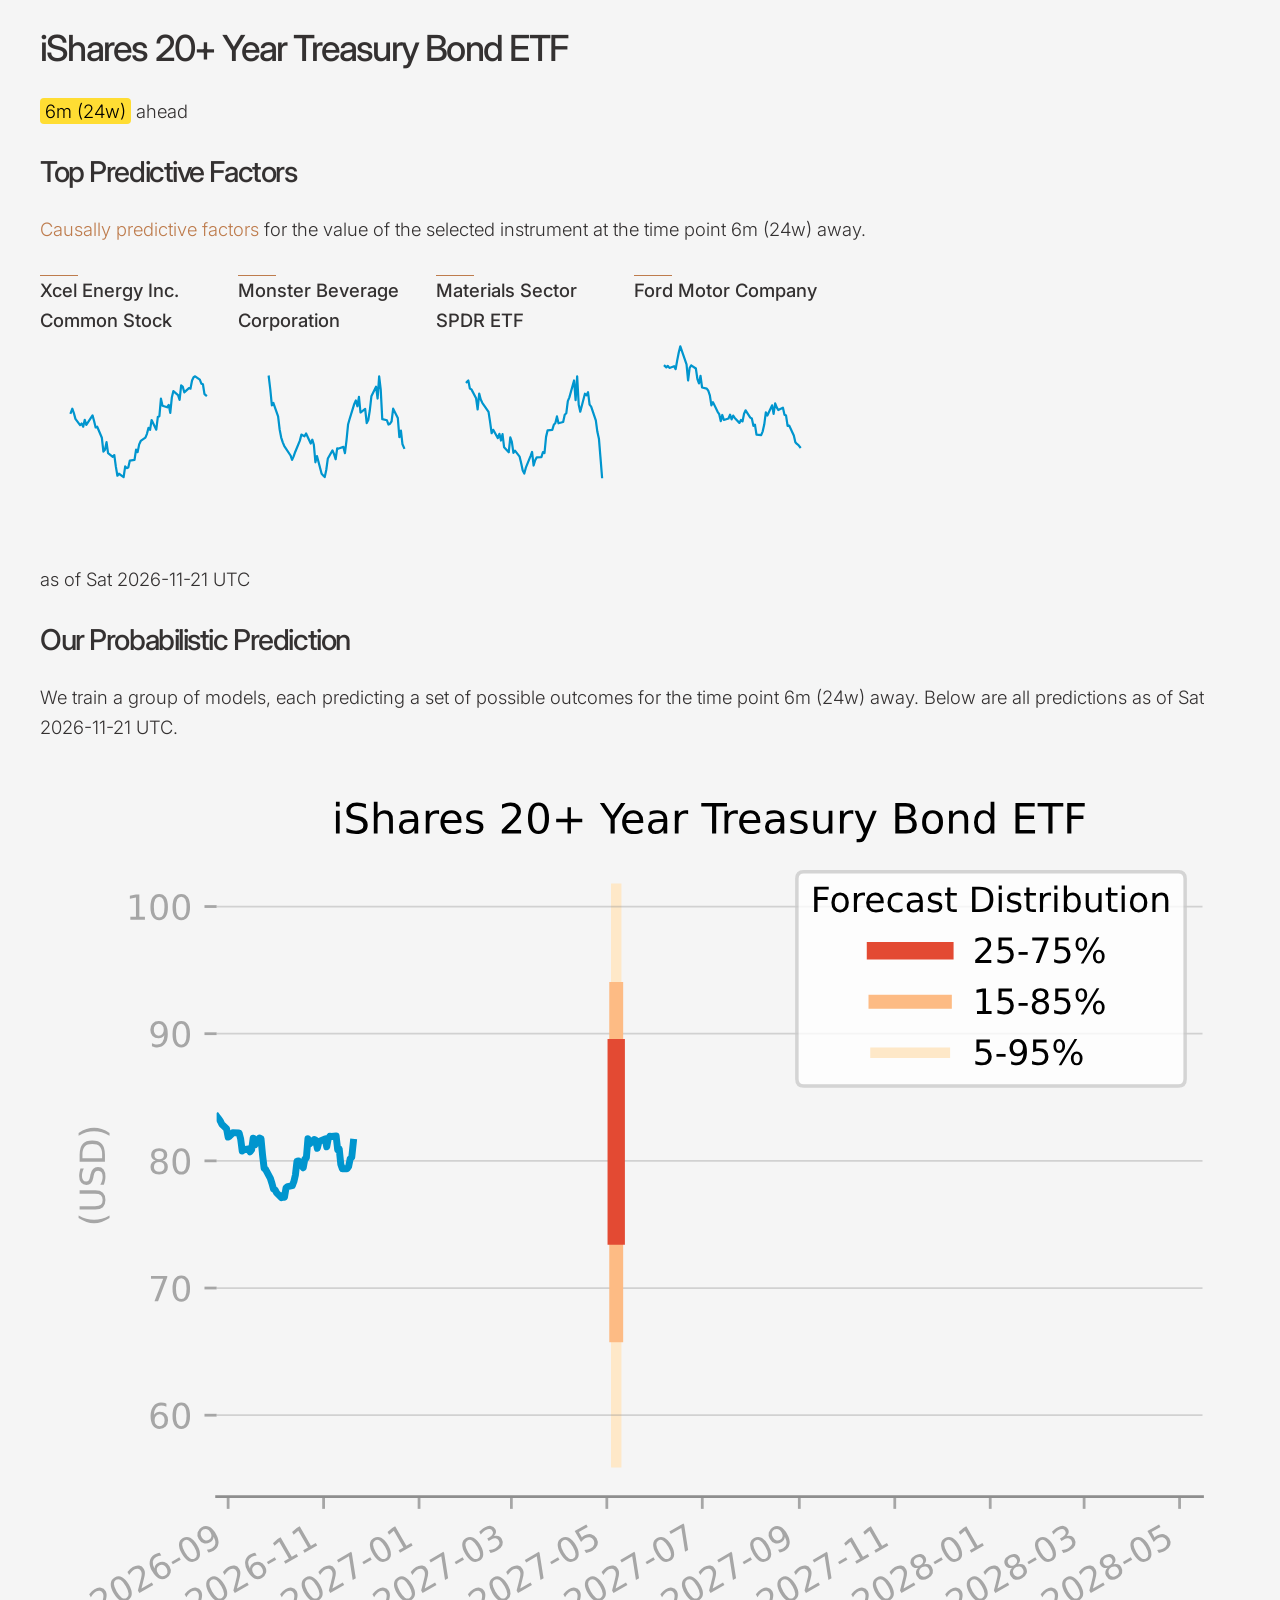
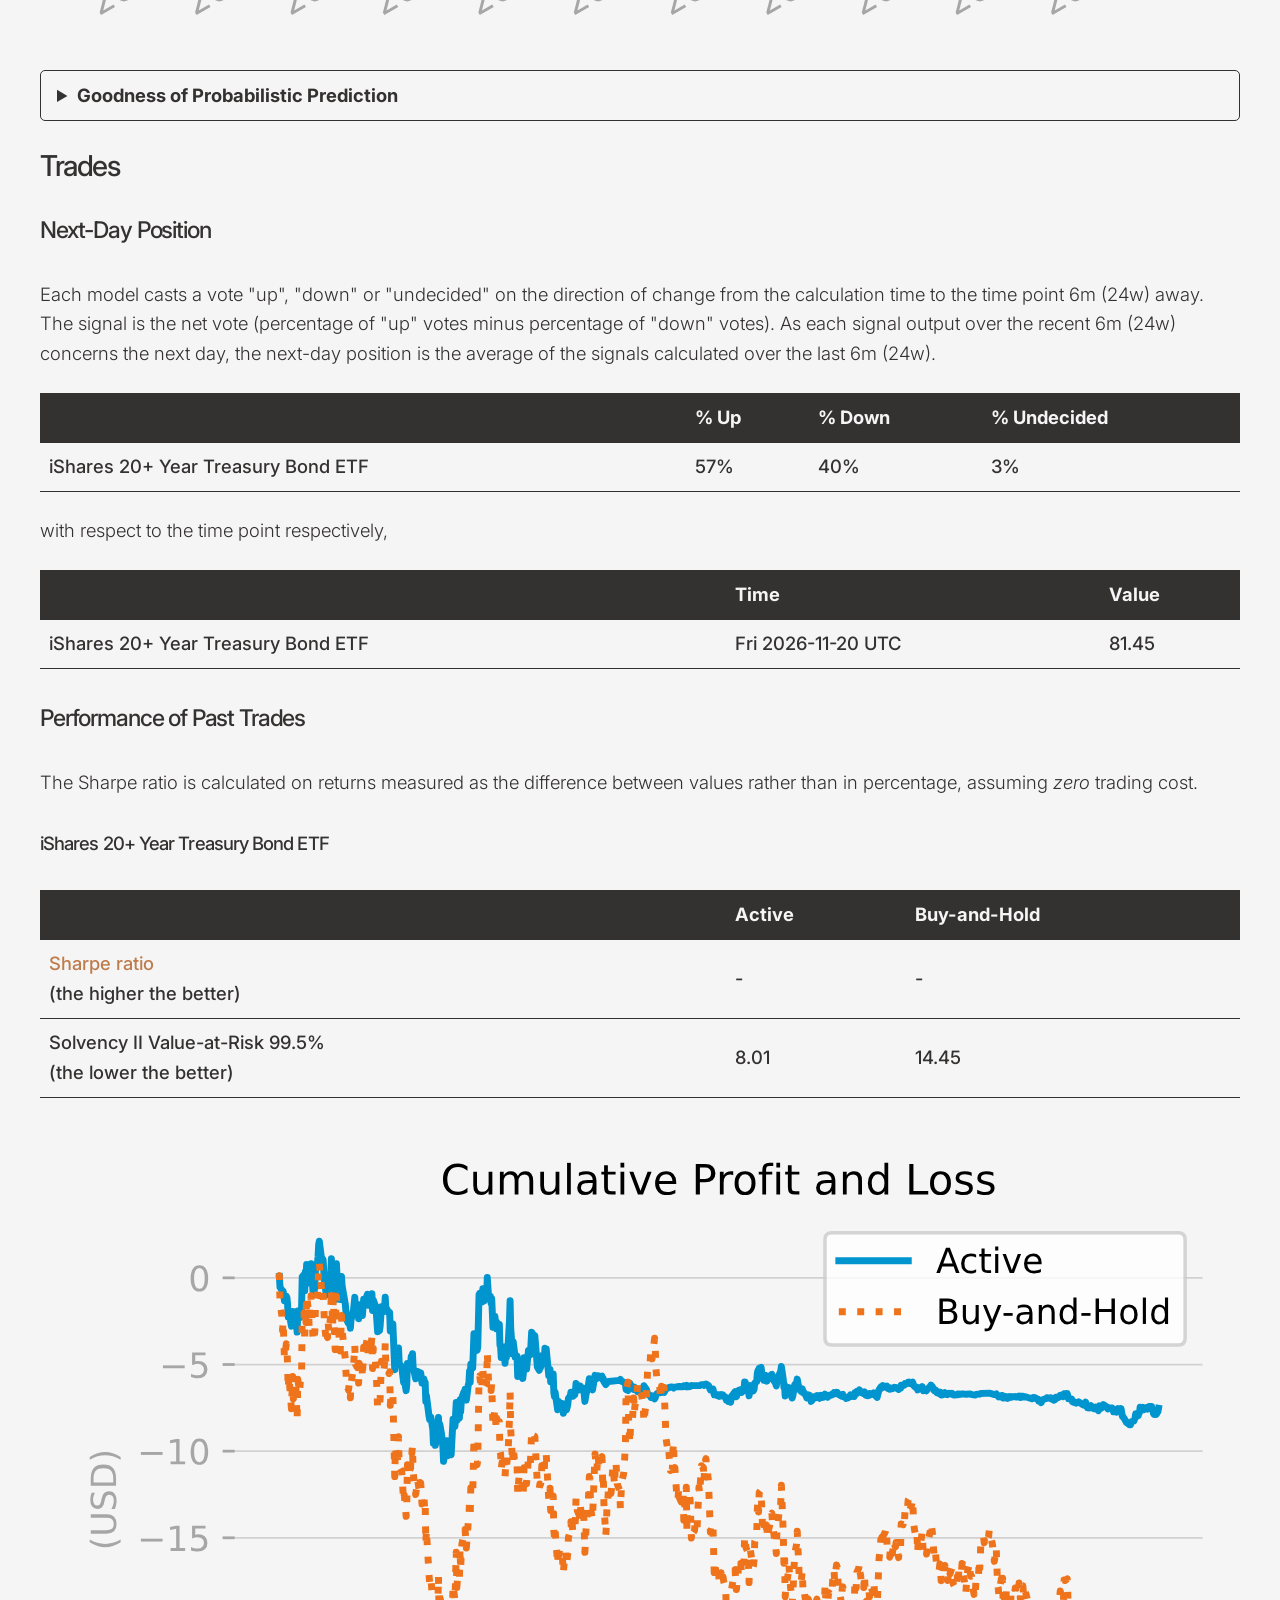
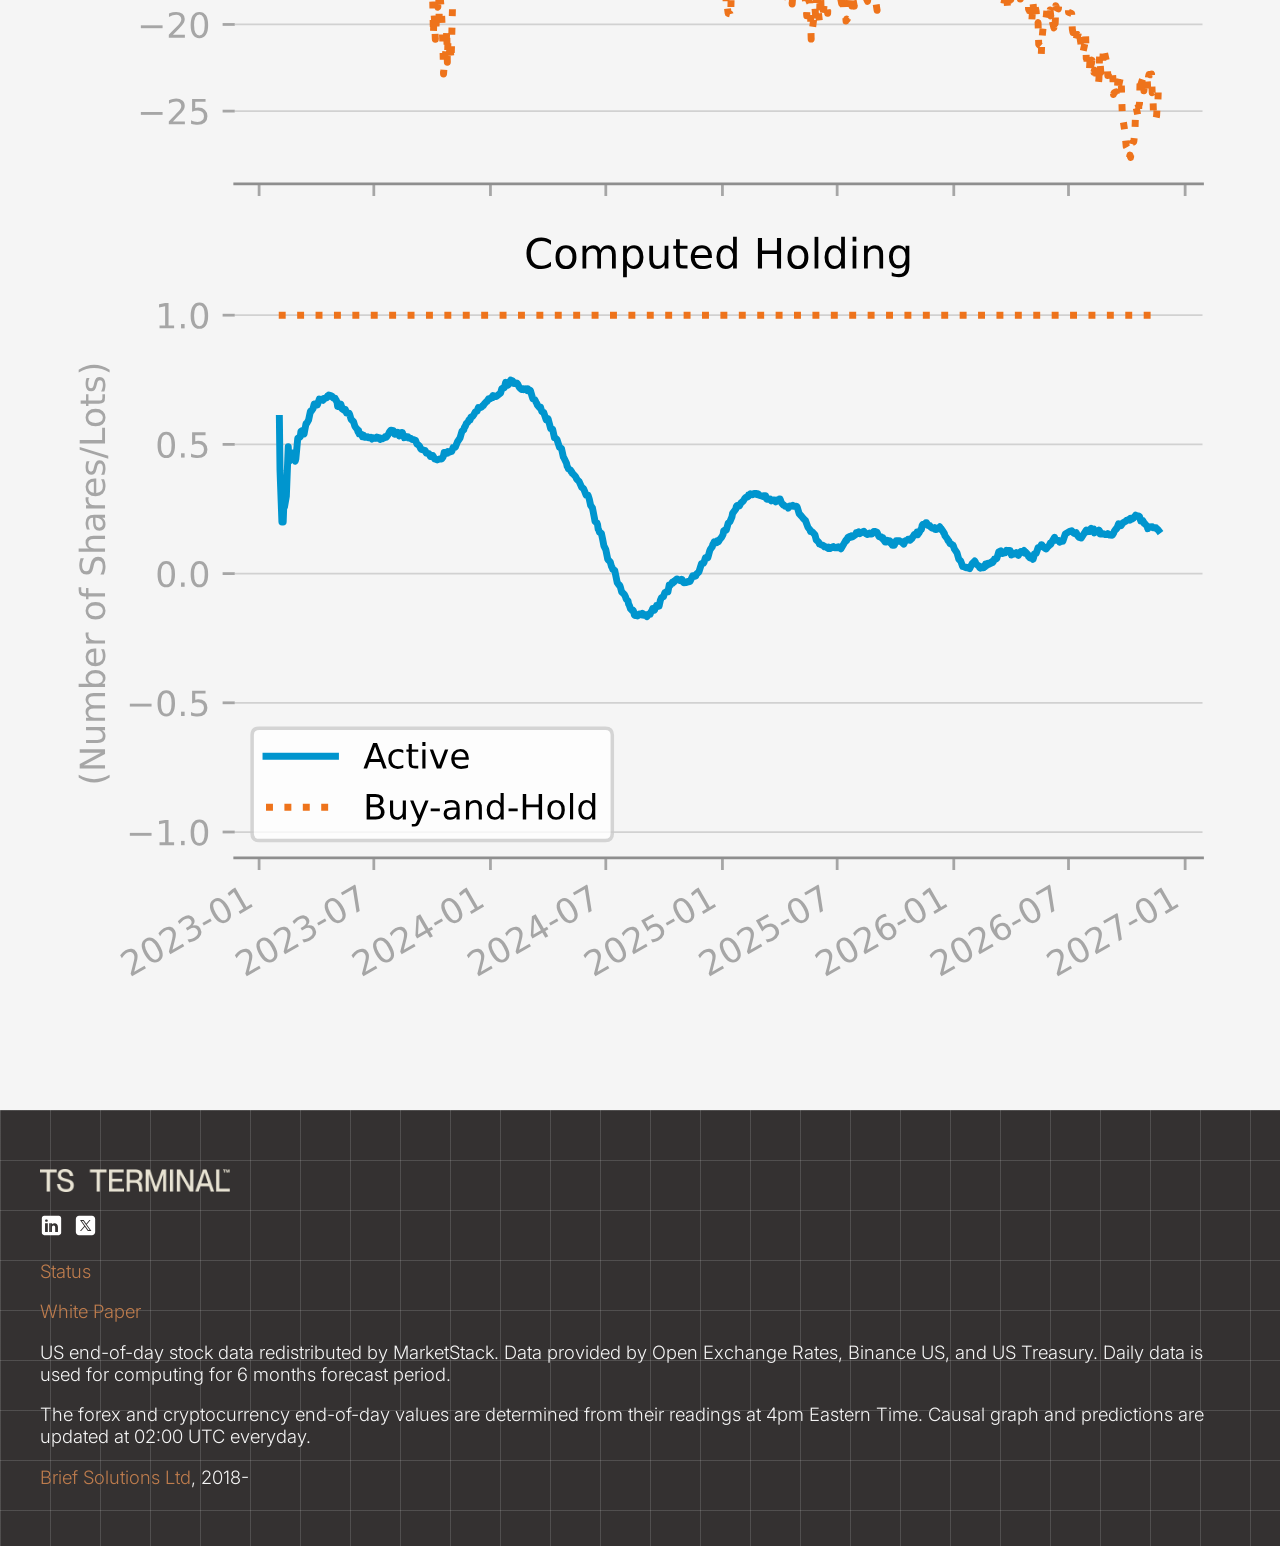
<file: tlt.html>
<!DOCTYPE html>
<html lang="en">
<meta charset="utf-8">
<meta name="viewport" content="width=device-width, initial-scale=1.0">
<meta name="description" content="tsterm.com analyses time series data to identify causal predictors and can accurately predict the range of a future value within financial markets.">
<meta name="keywords" content="time series, trends, capital markets, financial market, causal prediction, causal predictors, investment strategies">
<meta name="apple-mobile-web-app-capable" content="yes">
<title>

  iShares 20+ Year Treasury Bond ETF

</title>
<link rel="icon" href="/static/logo/Logo.png">
<link rel="stylesheet" href="/static/simple.css">

<script src="/static/ui.js"></script>

<main>



<script>
document.getElementById("query").value = "TLT.US";
</script>

<h2 class="flex-align-center flex-gap flex-row-gap">

<span>iShares 20+ Year Treasury Bond ETF</span>

</h2>

<p>
<mark>6m (24w)</mark>
 ahead</p>

<h3>Top Predictive Factors</h3>

<p><a href="/static/whitepaper.html#the-problem">Causally predictive factors</a> for the value of the selected instrument at the time point 6m (24w) away.</p>



  <div class="small-multiples">
    
    <div class="small-multiples-child">
      <p class="small-multiples-title">Xcel Energy Inc. Common Stock</p>
      <svg xmlns:xlink="http://www.w3.org/1999/xlink" viewBox="0 0 172.8 129.6" xmlns="http://www.w3.org/2000/svg" version="1.1">
 <metadata>
  <rdf:RDF xmlns:dc="http://purl.org/dc/elements/1.1/" xmlns:cc="http://creativecommons.org/ns#" xmlns:rdf="http://www.w3.org/1999/02/22-rdf-syntax-ns#">
   <cc:Work>
    <dc:type rdf:resource="http://purl.org/dc/dcmitype/StillImage"/>
    <dc:date>2026-11-22T15:37:27.212863</dc:date>
    <dc:format>image/svg+xml</dc:format>
    <dc:creator>
     <cc:Agent>
      <dc:title>Matplotlib v3.10.9, https://matplotlib.org/</dc:title>
     </cc:Agent>
    </dc:creator>
   </cc:Work>
  </rdf:RDF>
 </metadata>
 <defs>
  <style type="text/css">*{stroke-linejoin: round; stroke-linecap: butt}</style>
 </defs>
 <g id="figure_1">
  <g id="axes_1">
   <g id="line2d_1">
    <path d="M 27.687273 52.901617 
L 29.086646 49.263908 
L 30.486019 53.124334 
L 31.885392 58.3953 
L 36.083511 64.03746 
L 37.482884 62.552681 
L 38.882257 65.373761 
L 40.28163 59.211928 
L 41.681003 63.814743 
L 47.278495 55.203025 
L 48.677868 60.325512 
L 50.077241 66.116151 
L 51.476614 65.448 
L 55.674734 75.39602 
L 57.074107 87.793925 
L 58.47348 86.160668 
L 59.872853 79.330684 
L 61.272226 89.204465 
L 65.470345 92.545218 
L 66.869718 90.9862 
L 68.269091 101.379653 
L 69.668464 109.545938 
L 71.067837 107.764203 
L 75.265956 110.808 
L 76.665329 101.156936 
L 78.064702 102.715954 
L 79.464075 102.196282 
L 80.863448 95.885971 
L 85.061567 95.21782 
L 86.46094 86.01219 
L 87.860313 88.313597 
L 89.259687 81.335136 
L 90.65906 78.254219 
L 94.857179 75.321781 
L 96.256552 71.83255 
L 97.655925 66.487345 
L 99.055298 68.26908 
L 100.454671 59.434645 
L 104.65279 68.120602 
L 106.052163 56.687804 
L 107.451536 55.945414 
L 108.850909 40.206756 
L 110.250282 46.517067 
L 114.448401 47.927607 
L 115.847774 45.886036 
L 117.247147 52.975856 
L 118.64652 39.167411 
L 120.045893 33.376773 
L 124.244013 37.014481 
L 125.643386 41.246101 
L 127.042759 28.328524 
L 128.442132 29.29363 
L 129.841505 34.490357 
L 134.039624 30.778409 
L 135.438997 31.149604 
L 136.83837 23.874187 
L 138.237743 20.904628 
L 139.637116 20.088 
L 143.835235 23.057558 
L 145.234608 26.695267 
L 146.633981 27.214939 
L 148.033354 36.049375 
L 149.432727 37.237198 
" clip-path="url(#p212606ea59)" style="fill: none; stroke: #0095ce; stroke-width: 2; stroke-linecap: square"/>
    <defs>
     <path id="m3e75cd1671" d="M 0 4.5 
C 1.193414 4.5 2.338109 4.025852 3.181981 3.181981 
C 4.025852 2.338109 4.5 1.193414 4.5 0 
C 4.5 -1.193414 4.025852 -2.338109 3.181981 -3.181981 
C 2.338109 -4.025852 1.193414 -4.5 0 -4.5 
C -1.193414 -4.5 -2.338109 -4.025852 -3.181981 -3.181981 
C -4.025852 -2.338109 -4.5 -1.193414 -4.5 0 
C -4.5 1.193414 -4.025852 2.338109 -3.181981 3.181981 
C -2.338109 4.025852 -1.193414 4.5 0 4.5 
z
" style="stroke: #8e8e8e; stroke-width: 2"/>
    </defs>
    <g clip-path="url(#p212606ea59)">
     <use data-time="2026-08-25" data-value="77.19" visibility="hidden" onmouseover="showData(event)" onmouseout="hideData(event)" ontouchstart="showData(event)" ontouchend="hideData(event)" pointer-events="all" xlink:href="#m3e75cd1671" x="27.687273" y="52.901617" style="fill: #0095ce; stroke: #8e8e8e; stroke-width: 2"/>
     <use data-time="2026-08-26" data-value="77.68" visibility="hidden" onmouseover="showData(event)" onmouseout="hideData(event)" ontouchstart="showData(event)" ontouchend="hideData(event)" pointer-events="all" xlink:href="#m3e75cd1671" x="29.086646" y="49.263908" style="fill: #0095ce; stroke: #8e8e8e; stroke-width: 2"/>
     <use data-time="2026-08-27" data-value="77.16" visibility="hidden" onmouseover="showData(event)" onmouseout="hideData(event)" ontouchstart="showData(event)" ontouchend="hideData(event)" pointer-events="all" xlink:href="#m3e75cd1671" x="30.486019" y="53.124334" style="fill: #0095ce; stroke: #8e8e8e; stroke-width: 2"/>
     <use data-time="2026-08-28" data-value="76.45" visibility="hidden" onmouseover="showData(event)" onmouseout="hideData(event)" ontouchstart="showData(event)" ontouchend="hideData(event)" pointer-events="all" xlink:href="#m3e75cd1671" x="31.885392" y="58.3953" style="fill: #0095ce; stroke: #8e8e8e; stroke-width: 2"/>
     <use data-time="2026-08-31" data-value="75.69" visibility="hidden" onmouseover="showData(event)" onmouseout="hideData(event)" ontouchstart="showData(event)" ontouchend="hideData(event)" pointer-events="all" xlink:href="#m3e75cd1671" x="36.083511" y="64.03746" style="fill: #0095ce; stroke: #8e8e8e; stroke-width: 2"/>
     <use data-time="2026-09-01" data-value="75.89" visibility="hidden" onmouseover="showData(event)" onmouseout="hideData(event)" ontouchstart="showData(event)" ontouchend="hideData(event)" pointer-events="all" xlink:href="#m3e75cd1671" x="37.482884" y="62.552681" style="fill: #0095ce; stroke: #8e8e8e; stroke-width: 2"/>
     <use data-time="2026-09-02" data-value="75.51" visibility="hidden" onmouseover="showData(event)" onmouseout="hideData(event)" ontouchstart="showData(event)" ontouchend="hideData(event)" pointer-events="all" xlink:href="#m3e75cd1671" x="38.882257" y="65.373761" style="fill: #0095ce; stroke: #8e8e8e; stroke-width: 2"/>
     <use data-time="2026-09-03" data-value="76.34" visibility="hidden" onmouseover="showData(event)" onmouseout="hideData(event)" ontouchstart="showData(event)" ontouchend="hideData(event)" pointer-events="all" xlink:href="#m3e75cd1671" x="40.28163" y="59.211928" style="fill: #0095ce; stroke: #8e8e8e; stroke-width: 2"/>
     <use data-time="2026-09-04" data-value="75.72" visibility="hidden" onmouseover="showData(event)" onmouseout="hideData(event)" ontouchstart="showData(event)" ontouchend="hideData(event)" pointer-events="all" xlink:href="#m3e75cd1671" x="41.681003" y="63.814743" style="fill: #0095ce; stroke: #8e8e8e; stroke-width: 2"/>
     <use data-time="2026-09-08" data-value="76.88" visibility="hidden" onmouseover="showData(event)" onmouseout="hideData(event)" ontouchstart="showData(event)" ontouchend="hideData(event)" pointer-events="all" xlink:href="#m3e75cd1671" x="47.278495" y="55.203025" style="fill: #0095ce; stroke: #8e8e8e; stroke-width: 2"/>
     <use data-time="2026-09-09" data-value="76.19" visibility="hidden" onmouseover="showData(event)" onmouseout="hideData(event)" ontouchstart="showData(event)" ontouchend="hideData(event)" pointer-events="all" xlink:href="#m3e75cd1671" x="48.677868" y="60.325512" style="fill: #0095ce; stroke: #8e8e8e; stroke-width: 2"/>
     <use data-time="2026-09-10" data-value="75.41" visibility="hidden" onmouseover="showData(event)" onmouseout="hideData(event)" ontouchstart="showData(event)" ontouchend="hideData(event)" pointer-events="all" xlink:href="#m3e75cd1671" x="50.077241" y="66.116151" style="fill: #0095ce; stroke: #8e8e8e; stroke-width: 2"/>
     <use data-time="2026-09-11" data-value="75.5" visibility="hidden" onmouseover="showData(event)" onmouseout="hideData(event)" ontouchstart="showData(event)" ontouchend="hideData(event)" pointer-events="all" xlink:href="#m3e75cd1671" x="51.476614" y="65.448" style="fill: #0095ce; stroke: #8e8e8e; stroke-width: 2"/>
     <use data-time="2026-09-14" data-value="74.16" visibility="hidden" onmouseover="showData(event)" onmouseout="hideData(event)" ontouchstart="showData(event)" ontouchend="hideData(event)" pointer-events="all" xlink:href="#m3e75cd1671" x="55.674734" y="75.39602" style="fill: #0095ce; stroke: #8e8e8e; stroke-width: 2"/>
     <use data-time="2026-09-15" data-value="72.49" visibility="hidden" onmouseover="showData(event)" onmouseout="hideData(event)" ontouchstart="showData(event)" ontouchend="hideData(event)" pointer-events="all" xlink:href="#m3e75cd1671" x="57.074107" y="87.793925" style="fill: #0095ce; stroke: #8e8e8e; stroke-width: 2"/>
     <use data-time="2026-09-16" data-value="72.71" visibility="hidden" onmouseover="showData(event)" onmouseout="hideData(event)" ontouchstart="showData(event)" ontouchend="hideData(event)" pointer-events="all" xlink:href="#m3e75cd1671" x="58.47348" y="86.160668" style="fill: #0095ce; stroke: #8e8e8e; stroke-width: 2"/>
     <use data-time="2026-09-17" data-value="73.63" visibility="hidden" onmouseover="showData(event)" onmouseout="hideData(event)" ontouchstart="showData(event)" ontouchend="hideData(event)" pointer-events="all" xlink:href="#m3e75cd1671" x="59.872853" y="79.330684" style="fill: #0095ce; stroke: #8e8e8e; stroke-width: 2"/>
     <use data-time="2026-09-18" data-value="72.3" visibility="hidden" onmouseover="showData(event)" onmouseout="hideData(event)" ontouchstart="showData(event)" ontouchend="hideData(event)" pointer-events="all" xlink:href="#m3e75cd1671" x="61.272226" y="89.204465" style="fill: #0095ce; stroke: #8e8e8e; stroke-width: 2"/>
     <use data-time="2026-09-21" data-value="71.85" visibility="hidden" onmouseover="showData(event)" onmouseout="hideData(event)" ontouchstart="showData(event)" ontouchend="hideData(event)" pointer-events="all" xlink:href="#m3e75cd1671" x="65.470345" y="92.545218" style="fill: #0095ce; stroke: #8e8e8e; stroke-width: 2"/>
     <use data-time="2026-09-22" data-value="72.06" visibility="hidden" onmouseover="showData(event)" onmouseout="hideData(event)" ontouchstart="showData(event)" ontouchend="hideData(event)" pointer-events="all" xlink:href="#m3e75cd1671" x="66.869718" y="90.9862" style="fill: #0095ce; stroke: #8e8e8e; stroke-width: 2"/>
     <use data-time="2026-09-23" data-value="70.66" visibility="hidden" onmouseover="showData(event)" onmouseout="hideData(event)" ontouchstart="showData(event)" ontouchend="hideData(event)" pointer-events="all" xlink:href="#m3e75cd1671" x="68.269091" y="101.379653" style="fill: #0095ce; stroke: #8e8e8e; stroke-width: 2"/>
     <use data-time="2026-09-24" data-value="69.56" visibility="hidden" onmouseover="showData(event)" onmouseout="hideData(event)" ontouchstart="showData(event)" ontouchend="hideData(event)" pointer-events="all" xlink:href="#m3e75cd1671" x="69.668464" y="109.545938" style="fill: #0095ce; stroke: #8e8e8e; stroke-width: 2"/>
     <use data-time="2026-09-25" data-value="69.8" visibility="hidden" onmouseover="showData(event)" onmouseout="hideData(event)" ontouchstart="showData(event)" ontouchend="hideData(event)" pointer-events="all" xlink:href="#m3e75cd1671" x="71.067837" y="107.764203" style="fill: #0095ce; stroke: #8e8e8e; stroke-width: 2"/>
     <use data-time="2026-09-28" data-value="69.39" visibility="hidden" onmouseover="showData(event)" onmouseout="hideData(event)" ontouchstart="showData(event)" ontouchend="hideData(event)" pointer-events="all" xlink:href="#m3e75cd1671" x="75.265956" y="110.808" style="fill: #0095ce; stroke: #8e8e8e; stroke-width: 2"/>
     <use data-time="2026-09-29" data-value="70.69" visibility="hidden" onmouseover="showData(event)" onmouseout="hideData(event)" ontouchstart="showData(event)" ontouchend="hideData(event)" pointer-events="all" xlink:href="#m3e75cd1671" x="76.665329" y="101.156936" style="fill: #0095ce; stroke: #8e8e8e; stroke-width: 2"/>
     <use data-time="2026-09-30" data-value="70.48" visibility="hidden" onmouseover="showData(event)" onmouseout="hideData(event)" ontouchstart="showData(event)" ontouchend="hideData(event)" pointer-events="all" xlink:href="#m3e75cd1671" x="78.064702" y="102.715954" style="fill: #0095ce; stroke: #8e8e8e; stroke-width: 2"/>
     <use data-time="2026-10-01" data-value="70.55" visibility="hidden" onmouseover="showData(event)" onmouseout="hideData(event)" ontouchstart="showData(event)" ontouchend="hideData(event)" pointer-events="all" xlink:href="#m3e75cd1671" x="79.464075" y="102.196282" style="fill: #0095ce; stroke: #8e8e8e; stroke-width: 2"/>
     <use data-time="2026-10-02" data-value="71.4" visibility="hidden" onmouseover="showData(event)" onmouseout="hideData(event)" ontouchstart="showData(event)" ontouchend="hideData(event)" pointer-events="all" xlink:href="#m3e75cd1671" x="80.863448" y="95.885971" style="fill: #0095ce; stroke: #8e8e8e; stroke-width: 2"/>
     <use data-time="2026-10-05" data-value="71.49" visibility="hidden" onmouseover="showData(event)" onmouseout="hideData(event)" ontouchstart="showData(event)" ontouchend="hideData(event)" pointer-events="all" xlink:href="#m3e75cd1671" x="85.061567" y="95.21782" style="fill: #0095ce; stroke: #8e8e8e; stroke-width: 2"/>
     <use data-time="2026-10-06" data-value="72.73" visibility="hidden" onmouseover="showData(event)" onmouseout="hideData(event)" ontouchstart="showData(event)" ontouchend="hideData(event)" pointer-events="all" xlink:href="#m3e75cd1671" x="86.46094" y="86.01219" style="fill: #0095ce; stroke: #8e8e8e; stroke-width: 2"/>
     <use data-time="2026-10-07" data-value="72.42" visibility="hidden" onmouseover="showData(event)" onmouseout="hideData(event)" ontouchstart="showData(event)" ontouchend="hideData(event)" pointer-events="all" xlink:href="#m3e75cd1671" x="87.860313" y="88.313597" style="fill: #0095ce; stroke: #8e8e8e; stroke-width: 2"/>
     <use data-time="2026-10-08" data-value="73.36" visibility="hidden" onmouseover="showData(event)" onmouseout="hideData(event)" ontouchstart="showData(event)" ontouchend="hideData(event)" pointer-events="all" xlink:href="#m3e75cd1671" x="89.259687" y="81.335136" style="fill: #0095ce; stroke: #8e8e8e; stroke-width: 2"/>
     <use data-time="2026-10-09" data-value="73.78" visibility="hidden" onmouseover="showData(event)" onmouseout="hideData(event)" ontouchstart="showData(event)" ontouchend="hideData(event)" pointer-events="all" xlink:href="#m3e75cd1671" x="90.65906" y="78.254219" style="fill: #0095ce; stroke: #8e8e8e; stroke-width: 2"/>
     <use data-time="2026-10-12" data-value="74.17" visibility="hidden" onmouseover="showData(event)" onmouseout="hideData(event)" ontouchstart="showData(event)" ontouchend="hideData(event)" pointer-events="all" xlink:href="#m3e75cd1671" x="94.857179" y="75.321781" style="fill: #0095ce; stroke: #8e8e8e; stroke-width: 2"/>
     <use data-time="2026-10-13" data-value="74.64" visibility="hidden" onmouseover="showData(event)" onmouseout="hideData(event)" ontouchstart="showData(event)" ontouchend="hideData(event)" pointer-events="all" xlink:href="#m3e75cd1671" x="96.256552" y="71.83255" style="fill: #0095ce; stroke: #8e8e8e; stroke-width: 2"/>
     <use data-time="2026-10-14" data-value="75.36" visibility="hidden" onmouseover="showData(event)" onmouseout="hideData(event)" ontouchstart="showData(event)" ontouchend="hideData(event)" pointer-events="all" xlink:href="#m3e75cd1671" x="97.655925" y="66.487345" style="fill: #0095ce; stroke: #8e8e8e; stroke-width: 2"/>
     <use data-time="2026-10-15" data-value="75.12" visibility="hidden" onmouseover="showData(event)" onmouseout="hideData(event)" ontouchstart="showData(event)" ontouchend="hideData(event)" pointer-events="all" xlink:href="#m3e75cd1671" x="99.055298" y="68.26908" style="fill: #0095ce; stroke: #8e8e8e; stroke-width: 2"/>
     <use data-time="2026-10-16" data-value="76.31" visibility="hidden" onmouseover="showData(event)" onmouseout="hideData(event)" ontouchstart="showData(event)" ontouchend="hideData(event)" pointer-events="all" xlink:href="#m3e75cd1671" x="100.454671" y="59.434645" style="fill: #0095ce; stroke: #8e8e8e; stroke-width: 2"/>
     <use data-time="2026-10-19" data-value="75.14" visibility="hidden" onmouseover="showData(event)" onmouseout="hideData(event)" ontouchstart="showData(event)" ontouchend="hideData(event)" pointer-events="all" xlink:href="#m3e75cd1671" x="104.65279" y="68.120602" style="fill: #0095ce; stroke: #8e8e8e; stroke-width: 2"/>
     <use data-time="2026-10-20" data-value="76.68" visibility="hidden" onmouseover="showData(event)" onmouseout="hideData(event)" ontouchstart="showData(event)" ontouchend="hideData(event)" pointer-events="all" xlink:href="#m3e75cd1671" x="106.052163" y="56.687804" style="fill: #0095ce; stroke: #8e8e8e; stroke-width: 2"/>
     <use data-time="2026-10-21" data-value="76.78" visibility="hidden" onmouseover="showData(event)" onmouseout="hideData(event)" ontouchstart="showData(event)" ontouchend="hideData(event)" pointer-events="all" xlink:href="#m3e75cd1671" x="107.451536" y="55.945414" style="fill: #0095ce; stroke: #8e8e8e; stroke-width: 2"/>
     <use data-time="2026-10-22" data-value="78.9" visibility="hidden" onmouseover="showData(event)" onmouseout="hideData(event)" ontouchstart="showData(event)" ontouchend="hideData(event)" pointer-events="all" xlink:href="#m3e75cd1671" x="108.850909" y="40.206756" style="fill: #0095ce; stroke: #8e8e8e; stroke-width: 2"/>
     <use data-time="2026-10-23" data-value="78.05" visibility="hidden" onmouseover="showData(event)" onmouseout="hideData(event)" ontouchstart="showData(event)" ontouchend="hideData(event)" pointer-events="all" xlink:href="#m3e75cd1671" x="110.250282" y="46.517067" style="fill: #0095ce; stroke: #8e8e8e; stroke-width: 2"/>
     <use data-time="2026-10-26" data-value="77.86" visibility="hidden" onmouseover="showData(event)" onmouseout="hideData(event)" ontouchstart="showData(event)" ontouchend="hideData(event)" pointer-events="all" xlink:href="#m3e75cd1671" x="114.448401" y="47.927607" style="fill: #0095ce; stroke: #8e8e8e; stroke-width: 2"/>
     <use data-time="2026-10-27" data-value="78.14" visibility="hidden" onmouseover="showData(event)" onmouseout="hideData(event)" ontouchstart="showData(event)" ontouchend="hideData(event)" pointer-events="all" xlink:href="#m3e75cd1671" x="115.847774" y="45.886036" style="fill: #0095ce; stroke: #8e8e8e; stroke-width: 2"/>
     <use data-time="2026-10-28" data-value="77.18" visibility="hidden" onmouseover="showData(event)" onmouseout="hideData(event)" ontouchstart="showData(event)" ontouchend="hideData(event)" pointer-events="all" xlink:href="#m3e75cd1671" x="117.247147" y="52.975856" style="fill: #0095ce; stroke: #8e8e8e; stroke-width: 2"/>
     <use data-time="2026-10-29" data-value="79.04" visibility="hidden" onmouseover="showData(event)" onmouseout="hideData(event)" ontouchstart="showData(event)" ontouchend="hideData(event)" pointer-events="all" xlink:href="#m3e75cd1671" x="118.64652" y="39.167411" style="fill: #0095ce; stroke: #8e8e8e; stroke-width: 2"/>
     <use data-time="2026-10-30" data-value="79.82" visibility="hidden" onmouseover="showData(event)" onmouseout="hideData(event)" ontouchstart="showData(event)" ontouchend="hideData(event)" pointer-events="all" xlink:href="#m3e75cd1671" x="120.045893" y="33.376773" style="fill: #0095ce; stroke: #8e8e8e; stroke-width: 2"/>
     <use data-time="2026-11-02" data-value="79.33" visibility="hidden" onmouseover="showData(event)" onmouseout="hideData(event)" ontouchstart="showData(event)" ontouchend="hideData(event)" pointer-events="all" xlink:href="#m3e75cd1671" x="124.244013" y="37.014481" style="fill: #0095ce; stroke: #8e8e8e; stroke-width: 2"/>
     <use data-time="2026-11-03" data-value="78.76" visibility="hidden" onmouseover="showData(event)" onmouseout="hideData(event)" ontouchstart="showData(event)" ontouchend="hideData(event)" pointer-events="all" xlink:href="#m3e75cd1671" x="125.643386" y="41.246101" style="fill: #0095ce; stroke: #8e8e8e; stroke-width: 2"/>
     <use data-time="2026-11-04" data-value="80.5" visibility="hidden" onmouseover="showData(event)" onmouseout="hideData(event)" ontouchstart="showData(event)" ontouchend="hideData(event)" pointer-events="all" xlink:href="#m3e75cd1671" x="127.042759" y="28.328524" style="fill: #0095ce; stroke: #8e8e8e; stroke-width: 2"/>
     <use data-time="2026-11-05" data-value="80.37" visibility="hidden" onmouseover="showData(event)" onmouseout="hideData(event)" ontouchstart="showData(event)" ontouchend="hideData(event)" pointer-events="all" xlink:href="#m3e75cd1671" x="128.442132" y="29.29363" style="fill: #0095ce; stroke: #8e8e8e; stroke-width: 2"/>
     <use data-time="2026-11-06" data-value="79.67" visibility="hidden" onmouseover="showData(event)" onmouseout="hideData(event)" ontouchstart="showData(event)" ontouchend="hideData(event)" pointer-events="all" xlink:href="#m3e75cd1671" x="129.841505" y="34.490357" style="fill: #0095ce; stroke: #8e8e8e; stroke-width: 2"/>
     <use data-time="2026-11-09" data-value="80.17" visibility="hidden" onmouseover="showData(event)" onmouseout="hideData(event)" ontouchstart="showData(event)" ontouchend="hideData(event)" pointer-events="all" xlink:href="#m3e75cd1671" x="134.039624" y="30.778409" style="fill: #0095ce; stroke: #8e8e8e; stroke-width: 2"/>
     <use data-time="2026-11-10" data-value="80.12" visibility="hidden" onmouseover="showData(event)" onmouseout="hideData(event)" ontouchstart="showData(event)" ontouchend="hideData(event)" pointer-events="all" xlink:href="#m3e75cd1671" x="135.438997" y="31.149604" style="fill: #0095ce; stroke: #8e8e8e; stroke-width: 2"/>
     <use data-time="2026-11-11" data-value="81.1" visibility="hidden" onmouseover="showData(event)" onmouseout="hideData(event)" ontouchstart="showData(event)" ontouchend="hideData(event)" pointer-events="all" xlink:href="#m3e75cd1671" x="136.83837" y="23.874187" style="fill: #0095ce; stroke: #8e8e8e; stroke-width: 2"/>
     <use data-time="2026-11-12" data-value="81.5" visibility="hidden" onmouseover="showData(event)" onmouseout="hideData(event)" ontouchstart="showData(event)" ontouchend="hideData(event)" pointer-events="all" xlink:href="#m3e75cd1671" x="138.237743" y="20.904628" style="fill: #0095ce; stroke: #8e8e8e; stroke-width: 2"/>
     <use data-time="2026-11-13" data-value="81.61" visibility="hidden" onmouseover="showData(event)" onmouseout="hideData(event)" ontouchstart="showData(event)" ontouchend="hideData(event)" pointer-events="all" xlink:href="#m3e75cd1671" x="139.637116" y="20.088" style="fill: #0095ce; stroke: #8e8e8e; stroke-width: 2"/>
     <use data-time="2026-11-16" data-value="81.21" visibility="hidden" onmouseover="showData(event)" onmouseout="hideData(event)" ontouchstart="showData(event)" ontouchend="hideData(event)" pointer-events="all" xlink:href="#m3e75cd1671" x="143.835235" y="23.057558" style="fill: #0095ce; stroke: #8e8e8e; stroke-width: 2"/>
     <use data-time="2026-11-17" data-value="80.72" visibility="hidden" onmouseover="showData(event)" onmouseout="hideData(event)" ontouchstart="showData(event)" ontouchend="hideData(event)" pointer-events="all" xlink:href="#m3e75cd1671" x="145.234608" y="26.695267" style="fill: #0095ce; stroke: #8e8e8e; stroke-width: 2"/>
     <use data-time="2026-11-18" data-value="80.65" visibility="hidden" onmouseover="showData(event)" onmouseout="hideData(event)" ontouchstart="showData(event)" ontouchend="hideData(event)" pointer-events="all" xlink:href="#m3e75cd1671" x="146.633981" y="27.214939" style="fill: #0095ce; stroke: #8e8e8e; stroke-width: 2"/>
     <use data-time="2026-11-19" data-value="79.46" visibility="hidden" onmouseover="showData(event)" onmouseout="hideData(event)" ontouchstart="showData(event)" ontouchend="hideData(event)" pointer-events="all" xlink:href="#m3e75cd1671" x="148.033354" y="36.049375" style="fill: #0095ce; stroke: #8e8e8e; stroke-width: 2"/>
     <use data-time="2026-11-20" data-value="79.3" visibility="hidden" onmouseover="showData(event)" onmouseout="hideData(event)" ontouchstart="showData(event)" ontouchend="hideData(event)" pointer-events="all" xlink:href="#m3e75cd1671" x="149.432727" y="37.237198" style="fill: #0095ce; stroke: #8e8e8e; stroke-width: 2"/>
    </g>
   </g>
  </g>
 </g>
 <defs>
  <clipPath id="p212606ea59">
   <rect x="21.6" y="15.552" width="133.92" height="99.792"/>
  </clipPath>
 </defs>
<text id="display" visibility="hidden" x="0" y="1em"></text></svg>

    </div>
    
    <div class="small-multiples-child">
      <p class="small-multiples-title">Monster Beverage Corporation</p>
      <svg xmlns:xlink="http://www.w3.org/1999/xlink" viewBox="0 0 172.8 129.6" xmlns="http://www.w3.org/2000/svg" version="1.1">
 <metadata>
  <rdf:RDF xmlns:dc="http://purl.org/dc/elements/1.1/" xmlns:cc="http://creativecommons.org/ns#" xmlns:rdf="http://www.w3.org/1999/02/22-rdf-syntax-ns#">
   <cc:Work>
    <dc:type rdf:resource="http://purl.org/dc/dcmitype/StillImage"/>
    <dc:date>2026-11-22T15:37:27.220064</dc:date>
    <dc:format>image/svg+xml</dc:format>
    <dc:creator>
     <cc:Agent>
      <dc:title>Matplotlib v3.10.9, https://matplotlib.org/</dc:title>
     </cc:Agent>
    </dc:creator>
   </cc:Work>
  </rdf:RDF>
 </metadata>
 <defs>
  <style type="text/css">*{stroke-linejoin: round; stroke-linecap: butt}</style>
 </defs>
 <g id="figure_1">
  <g id="axes_1">
   <g id="line2d_1">
    <path d="M 27.687273 20.342474 
L 29.086646 32.048281 
L 30.486019 46.17159 
L 31.885392 44.135798 
L 36.083511 56.096079 
L 37.482884 67.929122 
L 38.882257 75.181633 
L 40.28163 79.507691 
L 41.681003 82.815854 
L 47.278495 91.340735 
L 48.677868 95.285083 
L 50.077241 92.104157 
L 51.476614 88.159809 
L 55.674734 77.980847 
L 57.074107 72.509655 
L 58.47348 73.273077 
L 59.872853 74.036499 
L 61.272226 71.491759 
L 65.470345 80.525588 
L 66.869718 77.090188 
L 68.269091 81.670721 
L 69.668464 97.448112 
L 71.067837 91.849683 
L 75.265956 107.754311 
L 76.665329 109.281156 
L 78.064702 110.808 
L 79.464075 104.191675 
L 80.863448 94.012712 
L 85.061567 86.760202 
L 86.46094 90.068365 
L 87.860313 94.776135 
L 89.259687 84.978884 
L 90.65906 85.106121 
L 94.857179 83.579276 
L 96.256552 89.304942 
L 97.655925 77.726373 
L 99.055298 63.475826 
L 100.454671 58.513582 
L 104.65279 44.89922 
L 106.052163 41.845532 
L 107.451536 47.06225 
L 108.850909 38.537369 
L 110.250282 52.660679 
L 114.448401 49.479753 
L 115.847774 62.203456 
L 117.247147 59.404241 
L 118.64652 50.624886 
L 120.045893 38.028421 
L 124.244013 29.376303 
L 125.643386 40.064213 
L 127.042759 20.088 
L 128.442132 31.793806 
L 129.841505 58.640819 
L 134.039624 59.658715 
L 135.438997 63.475826 
L 136.83837 62.712404 
L 138.237743 60.549374 
L 139.637116 49.225279 
L 143.835235 57.622923 
L 145.234608 74.927158 
L 146.633981 68.947018 
L 148.033354 81.28901 
L 149.432727 84.469935 
" clip-path="url(#p3dd8329728)" style="fill: none; stroke: #0095ce; stroke-width: 2; stroke-linecap: square"/>
    <defs>
     <path id="m4bce5adc98" d="M 0 4.5 
C 1.193414 4.5 2.338109 4.025852 3.181981 3.181981 
C 4.025852 2.338109 4.5 1.193414 4.5 0 
C 4.5 -1.193414 4.025852 -2.338109 3.181981 -3.181981 
C 2.338109 -4.025852 1.193414 -4.5 0 -4.5 
C -1.193414 -4.5 -2.338109 -4.025852 -3.181981 -3.181981 
C -4.025852 -2.338109 -4.5 -1.193414 -4.5 0 
C -4.5 1.193414 -4.025852 2.338109 -3.181981 3.181981 
C -2.338109 4.025852 -1.193414 4.5 0 4.5 
z
" style="stroke: #8e8e8e; stroke-width: 2"/>
    </defs>
    <g clip-path="url(#p3dd8329728)">
     <use data-time="2026-08-25" data-value="48.73" visibility="hidden" onmouseover="showData(event)" onmouseout="hideData(event)" ontouchstart="showData(event)" ontouchend="hideData(event)" pointer-events="all" xlink:href="#m4bce5adc98" x="27.687273" y="20.342474" style="fill: #0095ce; stroke: #8e8e8e; stroke-width: 2"/>
     <use data-time="2026-08-26" data-value="47.81" visibility="hidden" onmouseover="showData(event)" onmouseout="hideData(event)" ontouchstart="showData(event)" ontouchend="hideData(event)" pointer-events="all" xlink:href="#m4bce5adc98" x="29.086646" y="32.048281" style="fill: #0095ce; stroke: #8e8e8e; stroke-width: 2"/>
     <use data-time="2026-08-27" data-value="46.7" visibility="hidden" onmouseover="showData(event)" onmouseout="hideData(event)" ontouchstart="showData(event)" ontouchend="hideData(event)" pointer-events="all" xlink:href="#m4bce5adc98" x="30.486019" y="46.17159" style="fill: #0095ce; stroke: #8e8e8e; stroke-width: 2"/>
     <use data-time="2026-08-28" data-value="46.86" visibility="hidden" onmouseover="showData(event)" onmouseout="hideData(event)" ontouchstart="showData(event)" ontouchend="hideData(event)" pointer-events="all" xlink:href="#m4bce5adc98" x="31.885392" y="44.135798" style="fill: #0095ce; stroke: #8e8e8e; stroke-width: 2"/>
     <use data-time="2026-08-31" data-value="45.92" visibility="hidden" onmouseover="showData(event)" onmouseout="hideData(event)" ontouchstart="showData(event)" ontouchend="hideData(event)" pointer-events="all" xlink:href="#m4bce5adc98" x="36.083511" y="56.096079" style="fill: #0095ce; stroke: #8e8e8e; stroke-width: 2"/>
     <use data-time="2026-09-01" data-value="44.99" visibility="hidden" onmouseover="showData(event)" onmouseout="hideData(event)" ontouchstart="showData(event)" ontouchend="hideData(event)" pointer-events="all" xlink:href="#m4bce5adc98" x="37.482884" y="67.929122" style="fill: #0095ce; stroke: #8e8e8e; stroke-width: 2"/>
     <use data-time="2026-09-02" data-value="44.42" visibility="hidden" onmouseover="showData(event)" onmouseout="hideData(event)" ontouchstart="showData(event)" ontouchend="hideData(event)" pointer-events="all" xlink:href="#m4bce5adc98" x="38.882257" y="75.181633" style="fill: #0095ce; stroke: #8e8e8e; stroke-width: 2"/>
     <use data-time="2026-09-03" data-value="44.08" visibility="hidden" onmouseover="showData(event)" onmouseout="hideData(event)" ontouchstart="showData(event)" ontouchend="hideData(event)" pointer-events="all" xlink:href="#m4bce5adc98" x="40.28163" y="79.507691" style="fill: #0095ce; stroke: #8e8e8e; stroke-width: 2"/>
     <use data-time="2026-09-04" data-value="43.82" visibility="hidden" onmouseover="showData(event)" onmouseout="hideData(event)" ontouchstart="showData(event)" ontouchend="hideData(event)" pointer-events="all" xlink:href="#m4bce5adc98" x="41.681003" y="82.815854" style="fill: #0095ce; stroke: #8e8e8e; stroke-width: 2"/>
     <use data-time="2026-09-08" data-value="43.15" visibility="hidden" onmouseover="showData(event)" onmouseout="hideData(event)" ontouchstart="showData(event)" ontouchend="hideData(event)" pointer-events="all" xlink:href="#m4bce5adc98" x="47.278495" y="91.340735" style="fill: #0095ce; stroke: #8e8e8e; stroke-width: 2"/>
     <use data-time="2026-09-09" data-value="42.84" visibility="hidden" onmouseover="showData(event)" onmouseout="hideData(event)" ontouchstart="showData(event)" ontouchend="hideData(event)" pointer-events="all" xlink:href="#m4bce5adc98" x="48.677868" y="95.285083" style="fill: #0095ce; stroke: #8e8e8e; stroke-width: 2"/>
     <use data-time="2026-09-10" data-value="43.09" visibility="hidden" onmouseover="showData(event)" onmouseout="hideData(event)" ontouchstart="showData(event)" ontouchend="hideData(event)" pointer-events="all" xlink:href="#m4bce5adc98" x="50.077241" y="92.104157" style="fill: #0095ce; stroke: #8e8e8e; stroke-width: 2"/>
     <use data-time="2026-09-11" data-value="43.4" visibility="hidden" onmouseover="showData(event)" onmouseout="hideData(event)" ontouchstart="showData(event)" ontouchend="hideData(event)" pointer-events="all" xlink:href="#m4bce5adc98" x="51.476614" y="88.159809" style="fill: #0095ce; stroke: #8e8e8e; stroke-width: 2"/>
     <use data-time="2026-09-14" data-value="44.2" visibility="hidden" onmouseover="showData(event)" onmouseout="hideData(event)" ontouchstart="showData(event)" ontouchend="hideData(event)" pointer-events="all" xlink:href="#m4bce5adc98" x="55.674734" y="77.980847" style="fill: #0095ce; stroke: #8e8e8e; stroke-width: 2"/>
     <use data-time="2026-09-15" data-value="44.63" visibility="hidden" onmouseover="showData(event)" onmouseout="hideData(event)" ontouchstart="showData(event)" ontouchend="hideData(event)" pointer-events="all" xlink:href="#m4bce5adc98" x="57.074107" y="72.509655" style="fill: #0095ce; stroke: #8e8e8e; stroke-width: 2"/>
     <use data-time="2026-09-16" data-value="44.57" visibility="hidden" onmouseover="showData(event)" onmouseout="hideData(event)" ontouchstart="showData(event)" ontouchend="hideData(event)" pointer-events="all" xlink:href="#m4bce5adc98" x="58.47348" y="73.273077" style="fill: #0095ce; stroke: #8e8e8e; stroke-width: 2"/>
     <use data-time="2026-09-17" data-value="44.51" visibility="hidden" onmouseover="showData(event)" onmouseout="hideData(event)" ontouchstart="showData(event)" ontouchend="hideData(event)" pointer-events="all" xlink:href="#m4bce5adc98" x="59.872853" y="74.036499" style="fill: #0095ce; stroke: #8e8e8e; stroke-width: 2"/>
     <use data-time="2026-09-18" data-value="44.71" visibility="hidden" onmouseover="showData(event)" onmouseout="hideData(event)" ontouchstart="showData(event)" ontouchend="hideData(event)" pointer-events="all" xlink:href="#m4bce5adc98" x="61.272226" y="71.491759" style="fill: #0095ce; stroke: #8e8e8e; stroke-width: 2"/>
     <use data-time="2026-09-21" data-value="44.0" visibility="hidden" onmouseover="showData(event)" onmouseout="hideData(event)" ontouchstart="showData(event)" ontouchend="hideData(event)" pointer-events="all" xlink:href="#m4bce5adc98" x="65.470345" y="80.525588" style="fill: #0095ce; stroke: #8e8e8e; stroke-width: 2"/>
     <use data-time="2026-09-22" data-value="44.27" visibility="hidden" onmouseover="showData(event)" onmouseout="hideData(event)" ontouchstart="showData(event)" ontouchend="hideData(event)" pointer-events="all" xlink:href="#m4bce5adc98" x="66.869718" y="77.090188" style="fill: #0095ce; stroke: #8e8e8e; stroke-width: 2"/>
     <use data-time="2026-09-23" data-value="43.91" visibility="hidden" onmouseover="showData(event)" onmouseout="hideData(event)" ontouchstart="showData(event)" ontouchend="hideData(event)" pointer-events="all" xlink:href="#m4bce5adc98" x="68.269091" y="81.670721" style="fill: #0095ce; stroke: #8e8e8e; stroke-width: 2"/>
     <use data-time="2026-09-24" data-value="42.67" visibility="hidden" onmouseover="showData(event)" onmouseout="hideData(event)" ontouchstart="showData(event)" ontouchend="hideData(event)" pointer-events="all" xlink:href="#m4bce5adc98" x="69.668464" y="97.448112" style="fill: #0095ce; stroke: #8e8e8e; stroke-width: 2"/>
     <use data-time="2026-09-25" data-value="43.11" visibility="hidden" onmouseover="showData(event)" onmouseout="hideData(event)" ontouchstart="showData(event)" ontouchend="hideData(event)" pointer-events="all" xlink:href="#m4bce5adc98" x="71.067837" y="91.849683" style="fill: #0095ce; stroke: #8e8e8e; stroke-width: 2"/>
     <use data-time="2026-09-28" data-value="41.86" visibility="hidden" onmouseover="showData(event)" onmouseout="hideData(event)" ontouchstart="showData(event)" ontouchend="hideData(event)" pointer-events="all" xlink:href="#m4bce5adc98" x="75.265956" y="107.754311" style="fill: #0095ce; stroke: #8e8e8e; stroke-width: 2"/>
     <use data-time="2026-09-29" data-value="41.74" visibility="hidden" onmouseover="showData(event)" onmouseout="hideData(event)" ontouchstart="showData(event)" ontouchend="hideData(event)" pointer-events="all" xlink:href="#m4bce5adc98" x="76.665329" y="109.281156" style="fill: #0095ce; stroke: #8e8e8e; stroke-width: 2"/>
     <use data-time="2026-09-30" data-value="41.62" visibility="hidden" onmouseover="showData(event)" onmouseout="hideData(event)" ontouchstart="showData(event)" ontouchend="hideData(event)" pointer-events="all" xlink:href="#m4bce5adc98" x="78.064702" y="110.808" style="fill: #0095ce; stroke: #8e8e8e; stroke-width: 2"/>
     <use data-time="2026-10-01" data-value="42.14" visibility="hidden" onmouseover="showData(event)" onmouseout="hideData(event)" ontouchstart="showData(event)" ontouchend="hideData(event)" pointer-events="all" xlink:href="#m4bce5adc98" x="79.464075" y="104.191675" style="fill: #0095ce; stroke: #8e8e8e; stroke-width: 2"/>
     <use data-time="2026-10-02" data-value="42.94" visibility="hidden" onmouseover="showData(event)" onmouseout="hideData(event)" ontouchstart="showData(event)" ontouchend="hideData(event)" pointer-events="all" xlink:href="#m4bce5adc98" x="80.863448" y="94.012712" style="fill: #0095ce; stroke: #8e8e8e; stroke-width: 2"/>
     <use data-time="2026-10-05" data-value="43.51" visibility="hidden" onmouseover="showData(event)" onmouseout="hideData(event)" ontouchstart="showData(event)" ontouchend="hideData(event)" pointer-events="all" xlink:href="#m4bce5adc98" x="85.061567" y="86.760202" style="fill: #0095ce; stroke: #8e8e8e; stroke-width: 2"/>
     <use data-time="2026-10-06" data-value="43.25" visibility="hidden" onmouseover="showData(event)" onmouseout="hideData(event)" ontouchstart="showData(event)" ontouchend="hideData(event)" pointer-events="all" xlink:href="#m4bce5adc98" x="86.46094" y="90.068365" style="fill: #0095ce; stroke: #8e8e8e; stroke-width: 2"/>
     <use data-time="2026-10-07" data-value="42.88" visibility="hidden" onmouseover="showData(event)" onmouseout="hideData(event)" ontouchstart="showData(event)" ontouchend="hideData(event)" pointer-events="all" xlink:href="#m4bce5adc98" x="87.860313" y="94.776135" style="fill: #0095ce; stroke: #8e8e8e; stroke-width: 2"/>
     <use data-time="2026-10-08" data-value="43.65" visibility="hidden" onmouseover="showData(event)" onmouseout="hideData(event)" ontouchstart="showData(event)" ontouchend="hideData(event)" pointer-events="all" xlink:href="#m4bce5adc98" x="89.259687" y="84.978884" style="fill: #0095ce; stroke: #8e8e8e; stroke-width: 2"/>
     <use data-time="2026-10-09" data-value="43.64" visibility="hidden" onmouseover="showData(event)" onmouseout="hideData(event)" ontouchstart="showData(event)" ontouchend="hideData(event)" pointer-events="all" xlink:href="#m4bce5adc98" x="90.65906" y="85.106121" style="fill: #0095ce; stroke: #8e8e8e; stroke-width: 2"/>
     <use data-time="2026-10-12" data-value="43.76" visibility="hidden" onmouseover="showData(event)" onmouseout="hideData(event)" ontouchstart="showData(event)" ontouchend="hideData(event)" pointer-events="all" xlink:href="#m4bce5adc98" x="94.857179" y="83.579276" style="fill: #0095ce; stroke: #8e8e8e; stroke-width: 2"/>
     <use data-time="2026-10-13" data-value="43.31" visibility="hidden" onmouseover="showData(event)" onmouseout="hideData(event)" ontouchstart="showData(event)" ontouchend="hideData(event)" pointer-events="all" xlink:href="#m4bce5adc98" x="96.256552" y="89.304942" style="fill: #0095ce; stroke: #8e8e8e; stroke-width: 2"/>
     <use data-time="2026-10-14" data-value="44.22" visibility="hidden" onmouseover="showData(event)" onmouseout="hideData(event)" ontouchstart="showData(event)" ontouchend="hideData(event)" pointer-events="all" xlink:href="#m4bce5adc98" x="97.655925" y="77.726373" style="fill: #0095ce; stroke: #8e8e8e; stroke-width: 2"/>
     <use data-time="2026-10-15" data-value="45.34" visibility="hidden" onmouseover="showData(event)" onmouseout="hideData(event)" ontouchstart="showData(event)" ontouchend="hideData(event)" pointer-events="all" xlink:href="#m4bce5adc98" x="99.055298" y="63.475826" style="fill: #0095ce; stroke: #8e8e8e; stroke-width: 2"/>
     <use data-time="2026-10-16" data-value="45.73" visibility="hidden" onmouseover="showData(event)" onmouseout="hideData(event)" ontouchstart="showData(event)" ontouchend="hideData(event)" pointer-events="all" xlink:href="#m4bce5adc98" x="100.454671" y="58.513582" style="fill: #0095ce; stroke: #8e8e8e; stroke-width: 2"/>
     <use data-time="2026-10-19" data-value="46.8" visibility="hidden" onmouseover="showData(event)" onmouseout="hideData(event)" ontouchstart="showData(event)" ontouchend="hideData(event)" pointer-events="all" xlink:href="#m4bce5adc98" x="104.65279" y="44.89922" style="fill: #0095ce; stroke: #8e8e8e; stroke-width: 2"/>
     <use data-time="2026-10-20" data-value="47.04" visibility="hidden" onmouseover="showData(event)" onmouseout="hideData(event)" ontouchstart="showData(event)" ontouchend="hideData(event)" pointer-events="all" xlink:href="#m4bce5adc98" x="106.052163" y="41.845532" style="fill: #0095ce; stroke: #8e8e8e; stroke-width: 2"/>
     <use data-time="2026-10-21" data-value="46.63" visibility="hidden" onmouseover="showData(event)" onmouseout="hideData(event)" ontouchstart="showData(event)" ontouchend="hideData(event)" pointer-events="all" xlink:href="#m4bce5adc98" x="107.451536" y="47.06225" style="fill: #0095ce; stroke: #8e8e8e; stroke-width: 2"/>
     <use data-time="2026-10-22" data-value="47.3" visibility="hidden" onmouseover="showData(event)" onmouseout="hideData(event)" ontouchstart="showData(event)" ontouchend="hideData(event)" pointer-events="all" xlink:href="#m4bce5adc98" x="108.850909" y="38.537369" style="fill: #0095ce; stroke: #8e8e8e; stroke-width: 2"/>
     <use data-time="2026-10-23" data-value="46.19" visibility="hidden" onmouseover="showData(event)" onmouseout="hideData(event)" ontouchstart="showData(event)" ontouchend="hideData(event)" pointer-events="all" xlink:href="#m4bce5adc98" x="110.250282" y="52.660679" style="fill: #0095ce; stroke: #8e8e8e; stroke-width: 2"/>
     <use data-time="2026-10-26" data-value="46.44" visibility="hidden" onmouseover="showData(event)" onmouseout="hideData(event)" ontouchstart="showData(event)" ontouchend="hideData(event)" pointer-events="all" xlink:href="#m4bce5adc98" x="114.448401" y="49.479753" style="fill: #0095ce; stroke: #8e8e8e; stroke-width: 2"/>
     <use data-time="2026-10-27" data-value="45.44" visibility="hidden" onmouseover="showData(event)" onmouseout="hideData(event)" ontouchstart="showData(event)" ontouchend="hideData(event)" pointer-events="all" xlink:href="#m4bce5adc98" x="115.847774" y="62.203456" style="fill: #0095ce; stroke: #8e8e8e; stroke-width: 2"/>
     <use data-time="2026-10-28" data-value="45.66" visibility="hidden" onmouseover="showData(event)" onmouseout="hideData(event)" ontouchstart="showData(event)" ontouchend="hideData(event)" pointer-events="all" xlink:href="#m4bce5adc98" x="117.247147" y="59.404241" style="fill: #0095ce; stroke: #8e8e8e; stroke-width: 2"/>
     <use data-time="2026-10-29" data-value="46.35" visibility="hidden" onmouseover="showData(event)" onmouseout="hideData(event)" ontouchstart="showData(event)" ontouchend="hideData(event)" pointer-events="all" xlink:href="#m4bce5adc98" x="118.64652" y="50.624886" style="fill: #0095ce; stroke: #8e8e8e; stroke-width: 2"/>
     <use data-time="2026-10-30" data-value="47.34" visibility="hidden" onmouseover="showData(event)" onmouseout="hideData(event)" ontouchstart="showData(event)" ontouchend="hideData(event)" pointer-events="all" xlink:href="#m4bce5adc98" x="120.045893" y="38.028421" style="fill: #0095ce; stroke: #8e8e8e; stroke-width: 2"/>
     <use data-time="2026-11-02" data-value="48.02" visibility="hidden" onmouseover="showData(event)" onmouseout="hideData(event)" ontouchstart="showData(event)" ontouchend="hideData(event)" pointer-events="all" xlink:href="#m4bce5adc98" x="124.244013" y="29.376303" style="fill: #0095ce; stroke: #8e8e8e; stroke-width: 2"/>
     <use data-time="2026-11-03" data-value="47.18" visibility="hidden" onmouseover="showData(event)" onmouseout="hideData(event)" ontouchstart="showData(event)" ontouchend="hideData(event)" pointer-events="all" xlink:href="#m4bce5adc98" x="125.643386" y="40.064213" style="fill: #0095ce; stroke: #8e8e8e; stroke-width: 2"/>
     <use data-time="2026-11-04" data-value="48.75" visibility="hidden" onmouseover="showData(event)" onmouseout="hideData(event)" ontouchstart="showData(event)" ontouchend="hideData(event)" pointer-events="all" xlink:href="#m4bce5adc98" x="127.042759" y="20.088" style="fill: #0095ce; stroke: #8e8e8e; stroke-width: 2"/>
     <use data-time="2026-11-05" data-value="47.83" visibility="hidden" onmouseover="showData(event)" onmouseout="hideData(event)" ontouchstart="showData(event)" ontouchend="hideData(event)" pointer-events="all" xlink:href="#m4bce5adc98" x="128.442132" y="31.793806" style="fill: #0095ce; stroke: #8e8e8e; stroke-width: 2"/>
     <use data-time="2026-11-06" data-value="45.72" visibility="hidden" onmouseover="showData(event)" onmouseout="hideData(event)" ontouchstart="showData(event)" ontouchend="hideData(event)" pointer-events="all" xlink:href="#m4bce5adc98" x="129.841505" y="58.640819" style="fill: #0095ce; stroke: #8e8e8e; stroke-width: 2"/>
     <use data-time="2026-11-09" data-value="45.64" visibility="hidden" onmouseover="showData(event)" onmouseout="hideData(event)" ontouchstart="showData(event)" ontouchend="hideData(event)" pointer-events="all" xlink:href="#m4bce5adc98" x="134.039624" y="59.658715" style="fill: #0095ce; stroke: #8e8e8e; stroke-width: 2"/>
     <use data-time="2026-11-10" data-value="45.34" visibility="hidden" onmouseover="showData(event)" onmouseout="hideData(event)" ontouchstart="showData(event)" ontouchend="hideData(event)" pointer-events="all" xlink:href="#m4bce5adc98" x="135.438997" y="63.475826" style="fill: #0095ce; stroke: #8e8e8e; stroke-width: 2"/>
     <use data-time="2026-11-11" data-value="45.4" visibility="hidden" onmouseover="showData(event)" onmouseout="hideData(event)" ontouchstart="showData(event)" ontouchend="hideData(event)" pointer-events="all" xlink:href="#m4bce5adc98" x="136.83837" y="62.712404" style="fill: #0095ce; stroke: #8e8e8e; stroke-width: 2"/>
     <use data-time="2026-11-12" data-value="45.57" visibility="hidden" onmouseover="showData(event)" onmouseout="hideData(event)" ontouchstart="showData(event)" ontouchend="hideData(event)" pointer-events="all" xlink:href="#m4bce5adc98" x="138.237743" y="60.549374" style="fill: #0095ce; stroke: #8e8e8e; stroke-width: 2"/>
     <use data-time="2026-11-13" data-value="46.46" visibility="hidden" onmouseover="showData(event)" onmouseout="hideData(event)" ontouchstart="showData(event)" ontouchend="hideData(event)" pointer-events="all" xlink:href="#m4bce5adc98" x="139.637116" y="49.225279" style="fill: #0095ce; stroke: #8e8e8e; stroke-width: 2"/>
     <use data-time="2026-11-16" data-value="45.8" visibility="hidden" onmouseover="showData(event)" onmouseout="hideData(event)" ontouchstart="showData(event)" ontouchend="hideData(event)" pointer-events="all" xlink:href="#m4bce5adc98" x="143.835235" y="57.622923" style="fill: #0095ce; stroke: #8e8e8e; stroke-width: 2"/>
     <use data-time="2026-11-17" data-value="44.44" visibility="hidden" onmouseover="showData(event)" onmouseout="hideData(event)" ontouchstart="showData(event)" ontouchend="hideData(event)" pointer-events="all" xlink:href="#m4bce5adc98" x="145.234608" y="74.927158" style="fill: #0095ce; stroke: #8e8e8e; stroke-width: 2"/>
     <use data-time="2026-11-18" data-value="44.91" visibility="hidden" onmouseover="showData(event)" onmouseout="hideData(event)" ontouchstart="showData(event)" ontouchend="hideData(event)" pointer-events="all" xlink:href="#m4bce5adc98" x="146.633981" y="68.947018" style="fill: #0095ce; stroke: #8e8e8e; stroke-width: 2"/>
     <use data-time="2026-11-19" data-value="43.94" visibility="hidden" onmouseover="showData(event)" onmouseout="hideData(event)" ontouchstart="showData(event)" ontouchend="hideData(event)" pointer-events="all" xlink:href="#m4bce5adc98" x="148.033354" y="81.28901" style="fill: #0095ce; stroke: #8e8e8e; stroke-width: 2"/>
     <use data-time="2026-11-20" data-value="43.69" visibility="hidden" onmouseover="showData(event)" onmouseout="hideData(event)" ontouchstart="showData(event)" ontouchend="hideData(event)" pointer-events="all" xlink:href="#m4bce5adc98" x="149.432727" y="84.469935" style="fill: #0095ce; stroke: #8e8e8e; stroke-width: 2"/>
    </g>
   </g>
  </g>
 </g>
 <defs>
  <clipPath id="p3dd8329728">
   <rect x="21.6" y="15.552" width="133.92" height="99.792"/>
  </clipPath>
 </defs>
<text id="display" visibility="hidden" x="0" y="1em"></text></svg>

    </div>
    
    <div class="small-multiples-child">
      <p class="small-multiples-title">Materials Sector SPDR ETF</p>
      <svg xmlns:xlink="http://www.w3.org/1999/xlink" viewBox="0 0 172.8 129.6" xmlns="http://www.w3.org/2000/svg" version="1.1">
 <metadata>
  <rdf:RDF xmlns:dc="http://purl.org/dc/elements/1.1/" xmlns:cc="http://creativecommons.org/ns#" xmlns:rdf="http://www.w3.org/1999/02/22-rdf-syntax-ns#">
   <cc:Work>
    <dc:type rdf:resource="http://purl.org/dc/dcmitype/StillImage"/>
    <dc:date>2026-11-22T15:37:27.225766</dc:date>
    <dc:format>image/svg+xml</dc:format>
    <dc:creator>
     <cc:Agent>
      <dc:title>Matplotlib v3.10.9, https://matplotlib.org/</dc:title>
     </cc:Agent>
    </dc:creator>
   </cc:Work>
  </rdf:RDF>
 </metadata>
 <defs>
  <style type="text/css">*{stroke-linejoin: round; stroke-linecap: butt}</style>
 </defs>
 <g id="figure_1">
  <g id="axes_1">
   <g id="line2d_1">
    <path d="M 27.687273 25.309295 
L 29.086646 23.840806 
L 30.486019 31.020086 
L 31.885392 31.835914 
L 36.083511 39.831022 
L 37.482884 49.947281 
L 38.882257 35.588719 
L 40.28163 40.97318 
L 41.681003 43.910158 
L 47.278495 52.068432 
L 48.677868 61.042532 
L 50.077241 71.321957 
L 51.476614 68.221813 
L 55.674734 75.727424 
L 57.074107 71.811453 
L 58.47348 77.848576 
L 59.872853 72.137784 
L 61.272226 83.885698 
L 65.470345 88.454331 
L 66.869718 75.074763 
L 68.269091 79.153899 
L 69.668464 88.943827 
L 71.067837 86.985842 
L 75.265956 92.370302 
L 76.665329 98.407424 
L 78.064702 104.934043 
L 79.464075 107.544691 
L 80.863448 102.323396 
L 85.061567 91.880806 
L 86.46094 88.128 
L 87.860313 100.36541 
L 89.259687 95.633612 
L 90.65906 93.022964 
L 94.857179 92.859799 
L 96.256552 88.291165 
L 97.655925 89.106993 
L 99.055298 74.585266 
L 100.454671 68.711309 
L 104.65279 68.221813 
L 106.052163 63.65318 
L 107.451536 62.184691 
L 108.850909 56.147568 
L 110.250282 62.347856 
L 114.448401 61.205698 
L 115.847774 54.679079 
L 117.247147 53.373755 
L 118.64652 42.441669 
L 120.045893 39.015194 
L 124.244013 23.840806 
L 125.643386 41.462676 
L 127.042759 20.088 
L 128.442132 45.704978 
L 129.841505 51.905266 
L 134.039624 35.751885 
L 135.438997 37.220374 
L 136.83837 34.446561 
L 138.237743 45.541813 
L 139.637116 47.336633 
L 143.835235 59.737209 
L 145.234608 70.016633 
L 146.633981 76.216921 
L 148.033354 93.186129 
L 149.432727 110.808 
" clip-path="url(#pc4b0dc69d9)" style="fill: none; stroke: #0095ce; stroke-width: 2; stroke-linecap: square"/>
    <defs>
     <path id="m3e16335c5f" d="M 0 4.5 
C 1.193414 4.5 2.338109 4.025852 3.181981 3.181981 
C 4.025852 2.338109 4.5 1.193414 4.5 0 
C 4.5 -1.193414 4.025852 -2.338109 3.181981 -3.181981 
C 2.338109 -4.025852 1.193414 -4.5 0 -4.5 
C -1.193414 -4.5 -2.338109 -4.025852 -3.181981 -3.181981 
C -4.025852 -2.338109 -4.5 -1.193414 -4.5 0 
C -4.5 1.193414 -4.025852 2.338109 -3.181981 3.181981 
C -2.338109 4.025852 -1.193414 4.5 0 4.5 
z
" style="stroke: #8e8e8e; stroke-width: 2"/>
    </defs>
    <g clip-path="url(#pc4b0dc69d9)">
     <use data-time="2026-08-25" data-value="53.58" visibility="hidden" onmouseover="showData(event)" onmouseout="hideData(event)" ontouchstart="showData(event)" ontouchend="hideData(event)" pointer-events="all" xlink:href="#m3e16335c5f" x="27.687273" y="25.309295" style="fill: #0095ce; stroke: #8e8e8e; stroke-width: 2"/>
     <use data-time="2026-08-26" data-value="53.67" visibility="hidden" onmouseover="showData(event)" onmouseout="hideData(event)" ontouchstart="showData(event)" ontouchend="hideData(event)" pointer-events="all" xlink:href="#m3e16335c5f" x="29.086646" y="23.840806" style="fill: #0095ce; stroke: #8e8e8e; stroke-width: 2"/>
     <use data-time="2026-08-27" data-value="53.23" visibility="hidden" onmouseover="showData(event)" onmouseout="hideData(event)" ontouchstart="showData(event)" ontouchend="hideData(event)" pointer-events="all" xlink:href="#m3e16335c5f" x="30.486019" y="31.020086" style="fill: #0095ce; stroke: #8e8e8e; stroke-width: 2"/>
     <use data-time="2026-08-28" data-value="53.18" visibility="hidden" onmouseover="showData(event)" onmouseout="hideData(event)" ontouchstart="showData(event)" ontouchend="hideData(event)" pointer-events="all" xlink:href="#m3e16335c5f" x="31.885392" y="31.835914" style="fill: #0095ce; stroke: #8e8e8e; stroke-width: 2"/>
     <use data-time="2026-08-31" data-value="52.69" visibility="hidden" onmouseover="showData(event)" onmouseout="hideData(event)" ontouchstart="showData(event)" ontouchend="hideData(event)" pointer-events="all" xlink:href="#m3e16335c5f" x="36.083511" y="39.831022" style="fill: #0095ce; stroke: #8e8e8e; stroke-width: 2"/>
     <use data-time="2026-09-01" data-value="52.07" visibility="hidden" onmouseover="showData(event)" onmouseout="hideData(event)" ontouchstart="showData(event)" ontouchend="hideData(event)" pointer-events="all" xlink:href="#m3e16335c5f" x="37.482884" y="49.947281" style="fill: #0095ce; stroke: #8e8e8e; stroke-width: 2"/>
     <use data-time="2026-09-02" data-value="52.95" visibility="hidden" onmouseover="showData(event)" onmouseout="hideData(event)" ontouchstart="showData(event)" ontouchend="hideData(event)" pointer-events="all" xlink:href="#m3e16335c5f" x="38.882257" y="35.588719" style="fill: #0095ce; stroke: #8e8e8e; stroke-width: 2"/>
     <use data-time="2026-09-03" data-value="52.62" visibility="hidden" onmouseover="showData(event)" onmouseout="hideData(event)" ontouchstart="showData(event)" ontouchend="hideData(event)" pointer-events="all" xlink:href="#m3e16335c5f" x="40.28163" y="40.97318" style="fill: #0095ce; stroke: #8e8e8e; stroke-width: 2"/>
     <use data-time="2026-09-04" data-value="52.44" visibility="hidden" onmouseover="showData(event)" onmouseout="hideData(event)" ontouchstart="showData(event)" ontouchend="hideData(event)" pointer-events="all" xlink:href="#m3e16335c5f" x="41.681003" y="43.910158" style="fill: #0095ce; stroke: #8e8e8e; stroke-width: 2"/>
     <use data-time="2026-09-08" data-value="51.94" visibility="hidden" onmouseover="showData(event)" onmouseout="hideData(event)" ontouchstart="showData(event)" ontouchend="hideData(event)" pointer-events="all" xlink:href="#m3e16335c5f" x="47.278495" y="52.068432" style="fill: #0095ce; stroke: #8e8e8e; stroke-width: 2"/>
     <use data-time="2026-09-09" data-value="51.39" visibility="hidden" onmouseover="showData(event)" onmouseout="hideData(event)" ontouchstart="showData(event)" ontouchend="hideData(event)" pointer-events="all" xlink:href="#m3e16335c5f" x="48.677868" y="61.042532" style="fill: #0095ce; stroke: #8e8e8e; stroke-width: 2"/>
     <use data-time="2026-09-10" data-value="50.76" visibility="hidden" onmouseover="showData(event)" onmouseout="hideData(event)" ontouchstart="showData(event)" ontouchend="hideData(event)" pointer-events="all" xlink:href="#m3e16335c5f" x="50.077241" y="71.321957" style="fill: #0095ce; stroke: #8e8e8e; stroke-width: 2"/>
     <use data-time="2026-09-11" data-value="50.95" visibility="hidden" onmouseover="showData(event)" onmouseout="hideData(event)" ontouchstart="showData(event)" ontouchend="hideData(event)" pointer-events="all" xlink:href="#m3e16335c5f" x="51.476614" y="68.221813" style="fill: #0095ce; stroke: #8e8e8e; stroke-width: 2"/>
     <use data-time="2026-09-14" data-value="50.49" visibility="hidden" onmouseover="showData(event)" onmouseout="hideData(event)" ontouchstart="showData(event)" ontouchend="hideData(event)" pointer-events="all" xlink:href="#m3e16335c5f" x="55.674734" y="75.727424" style="fill: #0095ce; stroke: #8e8e8e; stroke-width: 2"/>
     <use data-time="2026-09-15" data-value="50.73" visibility="hidden" onmouseover="showData(event)" onmouseout="hideData(event)" ontouchstart="showData(event)" ontouchend="hideData(event)" pointer-events="all" xlink:href="#m3e16335c5f" x="57.074107" y="71.811453" style="fill: #0095ce; stroke: #8e8e8e; stroke-width: 2"/>
     <use data-time="2026-09-16" data-value="50.36" visibility="hidden" onmouseover="showData(event)" onmouseout="hideData(event)" ontouchstart="showData(event)" ontouchend="hideData(event)" pointer-events="all" xlink:href="#m3e16335c5f" x="58.47348" y="77.848576" style="fill: #0095ce; stroke: #8e8e8e; stroke-width: 2"/>
     <use data-time="2026-09-17" data-value="50.71" visibility="hidden" onmouseover="showData(event)" onmouseout="hideData(event)" ontouchstart="showData(event)" ontouchend="hideData(event)" pointer-events="all" xlink:href="#m3e16335c5f" x="59.872853" y="72.137784" style="fill: #0095ce; stroke: #8e8e8e; stroke-width: 2"/>
     <use data-time="2026-09-18" data-value="49.99" visibility="hidden" onmouseover="showData(event)" onmouseout="hideData(event)" ontouchstart="showData(event)" ontouchend="hideData(event)" pointer-events="all" xlink:href="#m3e16335c5f" x="61.272226" y="83.885698" style="fill: #0095ce; stroke: #8e8e8e; stroke-width: 2"/>
     <use data-time="2026-09-21" data-value="49.71" visibility="hidden" onmouseover="showData(event)" onmouseout="hideData(event)" ontouchstart="showData(event)" ontouchend="hideData(event)" pointer-events="all" xlink:href="#m3e16335c5f" x="65.470345" y="88.454331" style="fill: #0095ce; stroke: #8e8e8e; stroke-width: 2"/>
     <use data-time="2026-09-22" data-value="50.53" visibility="hidden" onmouseover="showData(event)" onmouseout="hideData(event)" ontouchstart="showData(event)" ontouchend="hideData(event)" pointer-events="all" xlink:href="#m3e16335c5f" x="66.869718" y="75.074763" style="fill: #0095ce; stroke: #8e8e8e; stroke-width: 2"/>
     <use data-time="2026-09-23" data-value="50.28" visibility="hidden" onmouseover="showData(event)" onmouseout="hideData(event)" ontouchstart="showData(event)" ontouchend="hideData(event)" pointer-events="all" xlink:href="#m3e16335c5f" x="68.269091" y="79.153899" style="fill: #0095ce; stroke: #8e8e8e; stroke-width: 2"/>
     <use data-time="2026-09-24" data-value="49.68" visibility="hidden" onmouseover="showData(event)" onmouseout="hideData(event)" ontouchstart="showData(event)" ontouchend="hideData(event)" pointer-events="all" xlink:href="#m3e16335c5f" x="69.668464" y="88.943827" style="fill: #0095ce; stroke: #8e8e8e; stroke-width: 2"/>
     <use data-time="2026-09-25" data-value="49.8" visibility="hidden" onmouseover="showData(event)" onmouseout="hideData(event)" ontouchstart="showData(event)" ontouchend="hideData(event)" pointer-events="all" xlink:href="#m3e16335c5f" x="71.067837" y="86.985842" style="fill: #0095ce; stroke: #8e8e8e; stroke-width: 2"/>
     <use data-time="2026-09-28" data-value="49.47" visibility="hidden" onmouseover="showData(event)" onmouseout="hideData(event)" ontouchstart="showData(event)" ontouchend="hideData(event)" pointer-events="all" xlink:href="#m3e16335c5f" x="75.265956" y="92.370302" style="fill: #0095ce; stroke: #8e8e8e; stroke-width: 2"/>
     <use data-time="2026-09-29" data-value="49.1" visibility="hidden" onmouseover="showData(event)" onmouseout="hideData(event)" ontouchstart="showData(event)" ontouchend="hideData(event)" pointer-events="all" xlink:href="#m3e16335c5f" x="76.665329" y="98.407424" style="fill: #0095ce; stroke: #8e8e8e; stroke-width: 2"/>
     <use data-time="2026-09-30" data-value="48.7" visibility="hidden" onmouseover="showData(event)" onmouseout="hideData(event)" ontouchstart="showData(event)" ontouchend="hideData(event)" pointer-events="all" xlink:href="#m3e16335c5f" x="78.064702" y="104.934043" style="fill: #0095ce; stroke: #8e8e8e; stroke-width: 2"/>
     <use data-time="2026-10-01" data-value="48.54" visibility="hidden" onmouseover="showData(event)" onmouseout="hideData(event)" ontouchstart="showData(event)" ontouchend="hideData(event)" pointer-events="all" xlink:href="#m3e16335c5f" x="79.464075" y="107.544691" style="fill: #0095ce; stroke: #8e8e8e; stroke-width: 2"/>
     <use data-time="2026-10-02" data-value="48.86" visibility="hidden" onmouseover="showData(event)" onmouseout="hideData(event)" ontouchstart="showData(event)" ontouchend="hideData(event)" pointer-events="all" xlink:href="#m3e16335c5f" x="80.863448" y="102.323396" style="fill: #0095ce; stroke: #8e8e8e; stroke-width: 2"/>
     <use data-time="2026-10-05" data-value="49.5" visibility="hidden" onmouseover="showData(event)" onmouseout="hideData(event)" ontouchstart="showData(event)" ontouchend="hideData(event)" pointer-events="all" xlink:href="#m3e16335c5f" x="85.061567" y="91.880806" style="fill: #0095ce; stroke: #8e8e8e; stroke-width: 2"/>
     <use data-time="2026-10-06" data-value="49.73" visibility="hidden" onmouseover="showData(event)" onmouseout="hideData(event)" ontouchstart="showData(event)" ontouchend="hideData(event)" pointer-events="all" xlink:href="#m3e16335c5f" x="86.46094" y="88.128" style="fill: #0095ce; stroke: #8e8e8e; stroke-width: 2"/>
     <use data-time="2026-10-07" data-value="48.98" visibility="hidden" onmouseover="showData(event)" onmouseout="hideData(event)" ontouchstart="showData(event)" ontouchend="hideData(event)" pointer-events="all" xlink:href="#m3e16335c5f" x="87.860313" y="100.36541" style="fill: #0095ce; stroke: #8e8e8e; stroke-width: 2"/>
     <use data-time="2026-10-08" data-value="49.27" visibility="hidden" onmouseover="showData(event)" onmouseout="hideData(event)" ontouchstart="showData(event)" ontouchend="hideData(event)" pointer-events="all" xlink:href="#m3e16335c5f" x="89.259687" y="95.633612" style="fill: #0095ce; stroke: #8e8e8e; stroke-width: 2"/>
     <use data-time="2026-10-09" data-value="49.43" visibility="hidden" onmouseover="showData(event)" onmouseout="hideData(event)" ontouchstart="showData(event)" ontouchend="hideData(event)" pointer-events="all" xlink:href="#m3e16335c5f" x="90.65906" y="93.022964" style="fill: #0095ce; stroke: #8e8e8e; stroke-width: 2"/>
     <use data-time="2026-10-12" data-value="49.44" visibility="hidden" onmouseover="showData(event)" onmouseout="hideData(event)" ontouchstart="showData(event)" ontouchend="hideData(event)" pointer-events="all" xlink:href="#m3e16335c5f" x="94.857179" y="92.859799" style="fill: #0095ce; stroke: #8e8e8e; stroke-width: 2"/>
     <use data-time="2026-10-13" data-value="49.72" visibility="hidden" onmouseover="showData(event)" onmouseout="hideData(event)" ontouchstart="showData(event)" ontouchend="hideData(event)" pointer-events="all" xlink:href="#m3e16335c5f" x="96.256552" y="88.291165" style="fill: #0095ce; stroke: #8e8e8e; stroke-width: 2"/>
     <use data-time="2026-10-14" data-value="49.67" visibility="hidden" onmouseover="showData(event)" onmouseout="hideData(event)" ontouchstart="showData(event)" ontouchend="hideData(event)" pointer-events="all" xlink:href="#m3e16335c5f" x="97.655925" y="89.106993" style="fill: #0095ce; stroke: #8e8e8e; stroke-width: 2"/>
     <use data-time="2026-10-15" data-value="50.56" visibility="hidden" onmouseover="showData(event)" onmouseout="hideData(event)" ontouchstart="showData(event)" ontouchend="hideData(event)" pointer-events="all" xlink:href="#m3e16335c5f" x="99.055298" y="74.585266" style="fill: #0095ce; stroke: #8e8e8e; stroke-width: 2"/>
     <use data-time="2026-10-16" data-value="50.92" visibility="hidden" onmouseover="showData(event)" onmouseout="hideData(event)" ontouchstart="showData(event)" ontouchend="hideData(event)" pointer-events="all" xlink:href="#m3e16335c5f" x="100.454671" y="68.711309" style="fill: #0095ce; stroke: #8e8e8e; stroke-width: 2"/>
     <use data-time="2026-10-19" data-value="50.95" visibility="hidden" onmouseover="showData(event)" onmouseout="hideData(event)" ontouchstart="showData(event)" ontouchend="hideData(event)" pointer-events="all" xlink:href="#m3e16335c5f" x="104.65279" y="68.221813" style="fill: #0095ce; stroke: #8e8e8e; stroke-width: 2"/>
     <use data-time="2026-10-20" data-value="51.23" visibility="hidden" onmouseover="showData(event)" onmouseout="hideData(event)" ontouchstart="showData(event)" ontouchend="hideData(event)" pointer-events="all" xlink:href="#m3e16335c5f" x="106.052163" y="63.65318" style="fill: #0095ce; stroke: #8e8e8e; stroke-width: 2"/>
     <use data-time="2026-10-21" data-value="51.32" visibility="hidden" onmouseover="showData(event)" onmouseout="hideData(event)" ontouchstart="showData(event)" ontouchend="hideData(event)" pointer-events="all" xlink:href="#m3e16335c5f" x="107.451536" y="62.184691" style="fill: #0095ce; stroke: #8e8e8e; stroke-width: 2"/>
     <use data-time="2026-10-22" data-value="51.69" visibility="hidden" onmouseover="showData(event)" onmouseout="hideData(event)" ontouchstart="showData(event)" ontouchend="hideData(event)" pointer-events="all" xlink:href="#m3e16335c5f" x="108.850909" y="56.147568" style="fill: #0095ce; stroke: #8e8e8e; stroke-width: 2"/>
     <use data-time="2026-10-23" data-value="51.31" visibility="hidden" onmouseover="showData(event)" onmouseout="hideData(event)" ontouchstart="showData(event)" ontouchend="hideData(event)" pointer-events="all" xlink:href="#m3e16335c5f" x="110.250282" y="62.347856" style="fill: #0095ce; stroke: #8e8e8e; stroke-width: 2"/>
     <use data-time="2026-10-26" data-value="51.38" visibility="hidden" onmouseover="showData(event)" onmouseout="hideData(event)" ontouchstart="showData(event)" ontouchend="hideData(event)" pointer-events="all" xlink:href="#m3e16335c5f" x="114.448401" y="61.205698" style="fill: #0095ce; stroke: #8e8e8e; stroke-width: 2"/>
     <use data-time="2026-10-27" data-value="51.78" visibility="hidden" onmouseover="showData(event)" onmouseout="hideData(event)" ontouchstart="showData(event)" ontouchend="hideData(event)" pointer-events="all" xlink:href="#m3e16335c5f" x="115.847774" y="54.679079" style="fill: #0095ce; stroke: #8e8e8e; stroke-width: 2"/>
     <use data-time="2026-10-28" data-value="51.86" visibility="hidden" onmouseover="showData(event)" onmouseout="hideData(event)" ontouchstart="showData(event)" ontouchend="hideData(event)" pointer-events="all" xlink:href="#m3e16335c5f" x="117.247147" y="53.373755" style="fill: #0095ce; stroke: #8e8e8e; stroke-width: 2"/>
     <use data-time="2026-10-29" data-value="52.53" visibility="hidden" onmouseover="showData(event)" onmouseout="hideData(event)" ontouchstart="showData(event)" ontouchend="hideData(event)" pointer-events="all" xlink:href="#m3e16335c5f" x="118.64652" y="42.441669" style="fill: #0095ce; stroke: #8e8e8e; stroke-width: 2"/>
     <use data-time="2026-10-30" data-value="52.74" visibility="hidden" onmouseover="showData(event)" onmouseout="hideData(event)" ontouchstart="showData(event)" ontouchend="hideData(event)" pointer-events="all" xlink:href="#m3e16335c5f" x="120.045893" y="39.015194" style="fill: #0095ce; stroke: #8e8e8e; stroke-width: 2"/>
     <use data-time="2026-11-02" data-value="53.67" visibility="hidden" onmouseover="showData(event)" onmouseout="hideData(event)" ontouchstart="showData(event)" ontouchend="hideData(event)" pointer-events="all" xlink:href="#m3e16335c5f" x="124.244013" y="23.840806" style="fill: #0095ce; stroke: #8e8e8e; stroke-width: 2"/>
     <use data-time="2026-11-03" data-value="52.59" visibility="hidden" onmouseover="showData(event)" onmouseout="hideData(event)" ontouchstart="showData(event)" ontouchend="hideData(event)" pointer-events="all" xlink:href="#m3e16335c5f" x="125.643386" y="41.462676" style="fill: #0095ce; stroke: #8e8e8e; stroke-width: 2"/>
     <use data-time="2026-11-04" data-value="53.9" visibility="hidden" onmouseover="showData(event)" onmouseout="hideData(event)" ontouchstart="showData(event)" ontouchend="hideData(event)" pointer-events="all" xlink:href="#m3e16335c5f" x="127.042759" y="20.088" style="fill: #0095ce; stroke: #8e8e8e; stroke-width: 2"/>
     <use data-time="2026-11-05" data-value="52.33" visibility="hidden" onmouseover="showData(event)" onmouseout="hideData(event)" ontouchstart="showData(event)" ontouchend="hideData(event)" pointer-events="all" xlink:href="#m3e16335c5f" x="128.442132" y="45.704978" style="fill: #0095ce; stroke: #8e8e8e; stroke-width: 2"/>
     <use data-time="2026-11-06" data-value="51.95" visibility="hidden" onmouseover="showData(event)" onmouseout="hideData(event)" ontouchstart="showData(event)" ontouchend="hideData(event)" pointer-events="all" xlink:href="#m3e16335c5f" x="129.841505" y="51.905266" style="fill: #0095ce; stroke: #8e8e8e; stroke-width: 2"/>
     <use data-time="2026-11-09" data-value="52.94" visibility="hidden" onmouseover="showData(event)" onmouseout="hideData(event)" ontouchstart="showData(event)" ontouchend="hideData(event)" pointer-events="all" xlink:href="#m3e16335c5f" x="134.039624" y="35.751885" style="fill: #0095ce; stroke: #8e8e8e; stroke-width: 2"/>
     <use data-time="2026-11-10" data-value="52.85" visibility="hidden" onmouseover="showData(event)" onmouseout="hideData(event)" ontouchstart="showData(event)" ontouchend="hideData(event)" pointer-events="all" xlink:href="#m3e16335c5f" x="135.438997" y="37.220374" style="fill: #0095ce; stroke: #8e8e8e; stroke-width: 2"/>
     <use data-time="2026-11-11" data-value="53.02" visibility="hidden" onmouseover="showData(event)" onmouseout="hideData(event)" ontouchstart="showData(event)" ontouchend="hideData(event)" pointer-events="all" xlink:href="#m3e16335c5f" x="136.83837" y="34.446561" style="fill: #0095ce; stroke: #8e8e8e; stroke-width: 2"/>
     <use data-time="2026-11-12" data-value="52.34" visibility="hidden" onmouseover="showData(event)" onmouseout="hideData(event)" ontouchstart="showData(event)" ontouchend="hideData(event)" pointer-events="all" xlink:href="#m3e16335c5f" x="138.237743" y="45.541813" style="fill: #0095ce; stroke: #8e8e8e; stroke-width: 2"/>
     <use data-time="2026-11-13" data-value="52.23" visibility="hidden" onmouseover="showData(event)" onmouseout="hideData(event)" ontouchstart="showData(event)" ontouchend="hideData(event)" pointer-events="all" xlink:href="#m3e16335c5f" x="139.637116" y="47.336633" style="fill: #0095ce; stroke: #8e8e8e; stroke-width: 2"/>
     <use data-time="2026-11-16" data-value="51.47" visibility="hidden" onmouseover="showData(event)" onmouseout="hideData(event)" ontouchstart="showData(event)" ontouchend="hideData(event)" pointer-events="all" xlink:href="#m3e16335c5f" x="143.835235" y="59.737209" style="fill: #0095ce; stroke: #8e8e8e; stroke-width: 2"/>
     <use data-time="2026-11-17" data-value="50.84" visibility="hidden" onmouseover="showData(event)" onmouseout="hideData(event)" ontouchstart="showData(event)" ontouchend="hideData(event)" pointer-events="all" xlink:href="#m3e16335c5f" x="145.234608" y="70.016633" style="fill: #0095ce; stroke: #8e8e8e; stroke-width: 2"/>
     <use data-time="2026-11-18" data-value="50.46" visibility="hidden" onmouseover="showData(event)" onmouseout="hideData(event)" ontouchstart="showData(event)" ontouchend="hideData(event)" pointer-events="all" xlink:href="#m3e16335c5f" x="146.633981" y="76.216921" style="fill: #0095ce; stroke: #8e8e8e; stroke-width: 2"/>
     <use data-time="2026-11-19" data-value="49.42" visibility="hidden" onmouseover="showData(event)" onmouseout="hideData(event)" ontouchstart="showData(event)" ontouchend="hideData(event)" pointer-events="all" xlink:href="#m3e16335c5f" x="148.033354" y="93.186129" style="fill: #0095ce; stroke: #8e8e8e; stroke-width: 2"/>
     <use data-time="2026-11-20" data-value="48.34" visibility="hidden" onmouseover="showData(event)" onmouseout="hideData(event)" ontouchstart="showData(event)" ontouchend="hideData(event)" pointer-events="all" xlink:href="#m3e16335c5f" x="149.432727" y="110.808" style="fill: #0095ce; stroke: #8e8e8e; stroke-width: 2"/>
    </g>
   </g>
  </g>
 </g>
 <defs>
  <clipPath id="pc4b0dc69d9">
   <rect x="21.6" y="15.552" width="133.92" height="99.792"/>
  </clipPath>
 </defs>
<text id="display" visibility="hidden" x="0" y="1em"></text></svg>

    </div>
    
    <div class="small-multiples-child">
      <p class="small-multiples-title">Ford Motor Company</p>
      <svg xmlns:xlink="http://www.w3.org/1999/xlink" viewBox="0 0 172.8 129.6" xmlns="http://www.w3.org/2000/svg" version="1.1">
 <metadata>
  <rdf:RDF xmlns:dc="http://purl.org/dc/elements/1.1/" xmlns:cc="http://creativecommons.org/ns#" xmlns:rdf="http://www.w3.org/1999/02/22-rdf-syntax-ns#">
   <cc:Work>
    <dc:type rdf:resource="http://purl.org/dc/dcmitype/StillImage"/>
    <dc:date>2026-11-22T15:37:27.231725</dc:date>
    <dc:format>image/svg+xml</dc:format>
    <dc:creator>
     <cc:Agent>
      <dc:title>Matplotlib v3.10.9, https://matplotlib.org/</dc:title>
     </cc:Agent>
    </dc:creator>
   </cc:Work>
  </rdf:RDF>
 </metadata>
 <defs>
  <style type="text/css">*{stroke-linejoin: round; stroke-linecap: butt}</style>
 </defs>
 <g id="figure_1">
  <g id="axes_1">
   <g id="line2d_1">
    <path d="M 27.687273 37.706087 
L 29.086646 39.02087 
L 30.486019 37.706087 
L 31.885392 39.546783 
L 36.083511 37.969043 
L 37.482884 40.598609 
L 38.882257 32.709913 
L 40.28163 25.610087 
L 41.681003 20.088 
L 47.278495 36.391304 
L 48.677868 50.853913 
L 50.077241 39.546783 
L 51.476614 37.180174 
L 55.674734 40.072696 
L 57.074107 49.53913 
L 58.47348 53.483478 
L 59.872853 46.646609 
L 61.272226 57.16487 
L 65.470345 58.216696 
L 66.869718 60.057391 
L 68.269091 64.264696 
L 69.668464 73.205217 
L 71.067837 70.312696 
L 75.265956 78.990261 
L 76.665329 81.093913 
L 78.064702 87.40487 
L 79.464075 81.882783 
L 80.863448 86.353043 
L 85.061567 85.038261 
L 86.46094 81.619826 
L 87.860313 85.82713 
L 89.259687 82.408696 
L 90.65906 84.512348 
L 94.857179 88.982609 
L 96.256552 86.353043 
L 97.655925 87.667826 
L 99.055298 80.830957 
L 100.454671 77.675478 
L 104.65279 84.249391 
L 106.052163 85.038261 
L 107.451536 91.612174 
L 108.850909 90.560348 
L 110.250282 99.50087 
L 114.448401 100.026783 
L 115.847774 96.608348 
L 117.247147 90.297391 
L 118.64652 79.516174 
L 120.045893 82.408696 
L 124.244013 73.205217 
L 125.643386 80.830957 
L 127.042759 71.364522 
L 128.442132 75.045913 
L 129.841505 77.412522 
L 134.039624 75.30887 
L 135.438997 81.619826 
L 136.83837 82.408696 
L 138.237743 91.612174 
L 139.637116 91.349217 
L 143.835235 100.289739 
L 145.234608 106.337739 
L 146.633981 107.915478 
L 148.033354 108.967304 
L 149.432727 110.808 
" clip-path="url(#p9dad099b0a)" style="fill: none; stroke: #0095ce; stroke-width: 2; stroke-linecap: square"/>
    <defs>
     <path id="m34b2803382" d="M 0 4.5 
C 1.193414 4.5 2.338109 4.025852 3.181981 3.181981 
C 4.025852 2.338109 4.5 1.193414 4.5 0 
C 4.5 -1.193414 4.025852 -2.338109 3.181981 -3.181981 
C 2.338109 -4.025852 1.193414 -4.5 0 -4.5 
C -1.193414 -4.5 -2.338109 -4.025852 -3.181981 -3.181981 
C -4.025852 -2.338109 -4.5 -1.193414 -4.5 0 
C -4.5 1.193414 -4.025852 2.338109 -3.181981 3.181981 
C -2.338109 4.025852 -1.193414 4.5 0 4.5 
z
" style="stroke: #8e8e8e; stroke-width: 2"/>
    </defs>
    <g clip-path="url(#p9dad099b0a)">
     <use data-time="2026-08-25" data-value="13.95" visibility="hidden" onmouseover="showData(event)" onmouseout="hideData(event)" ontouchstart="showData(event)" ontouchend="hideData(event)" pointer-events="all" xlink:href="#m34b2803382" x="27.687273" y="37.706087" style="fill: #0095ce; stroke: #8e8e8e; stroke-width: 2"/>
     <use data-time="2026-08-26" data-value="13.9" visibility="hidden" onmouseover="showData(event)" onmouseout="hideData(event)" ontouchstart="showData(event)" ontouchend="hideData(event)" pointer-events="all" xlink:href="#m34b2803382" x="29.086646" y="39.02087" style="fill: #0095ce; stroke: #8e8e8e; stroke-width: 2"/>
     <use data-time="2026-08-27" data-value="13.95" visibility="hidden" onmouseover="showData(event)" onmouseout="hideData(event)" ontouchstart="showData(event)" ontouchend="hideData(event)" pointer-events="all" xlink:href="#m34b2803382" x="30.486019" y="37.706087" style="fill: #0095ce; stroke: #8e8e8e; stroke-width: 2"/>
     <use data-time="2026-08-28" data-value="13.88" visibility="hidden" onmouseover="showData(event)" onmouseout="hideData(event)" ontouchstart="showData(event)" ontouchend="hideData(event)" pointer-events="all" xlink:href="#m34b2803382" x="31.885392" y="39.546783" style="fill: #0095ce; stroke: #8e8e8e; stroke-width: 2"/>
     <use data-time="2026-08-31" data-value="13.94" visibility="hidden" onmouseover="showData(event)" onmouseout="hideData(event)" ontouchstart="showData(event)" ontouchend="hideData(event)" pointer-events="all" xlink:href="#m34b2803382" x="36.083511" y="37.969043" style="fill: #0095ce; stroke: #8e8e8e; stroke-width: 2"/>
     <use data-time="2026-09-01" data-value="13.84" visibility="hidden" onmouseover="showData(event)" onmouseout="hideData(event)" ontouchstart="showData(event)" ontouchend="hideData(event)" pointer-events="all" xlink:href="#m34b2803382" x="37.482884" y="40.598609" style="fill: #0095ce; stroke: #8e8e8e; stroke-width: 2"/>
     <use data-time="2026-09-02" data-value="14.14" visibility="hidden" onmouseover="showData(event)" onmouseout="hideData(event)" ontouchstart="showData(event)" ontouchend="hideData(event)" pointer-events="all" xlink:href="#m34b2803382" x="38.882257" y="32.709913" style="fill: #0095ce; stroke: #8e8e8e; stroke-width: 2"/>
     <use data-time="2026-09-03" data-value="14.41" visibility="hidden" onmouseover="showData(event)" onmouseout="hideData(event)" ontouchstart="showData(event)" ontouchend="hideData(event)" pointer-events="all" xlink:href="#m34b2803382" x="40.28163" y="25.610087" style="fill: #0095ce; stroke: #8e8e8e; stroke-width: 2"/>
     <use data-time="2026-09-04" data-value="14.62" visibility="hidden" onmouseover="showData(event)" onmouseout="hideData(event)" ontouchstart="showData(event)" ontouchend="hideData(event)" pointer-events="all" xlink:href="#m34b2803382" x="41.681003" y="20.088" style="fill: #0095ce; stroke: #8e8e8e; stroke-width: 2"/>
     <use data-time="2026-09-08" data-value="14.0" visibility="hidden" onmouseover="showData(event)" onmouseout="hideData(event)" ontouchstart="showData(event)" ontouchend="hideData(event)" pointer-events="all" xlink:href="#m34b2803382" x="47.278495" y="36.391304" style="fill: #0095ce; stroke: #8e8e8e; stroke-width: 2"/>
     <use data-time="2026-09-09" data-value="13.45" visibility="hidden" onmouseover="showData(event)" onmouseout="hideData(event)" ontouchstart="showData(event)" ontouchend="hideData(event)" pointer-events="all" xlink:href="#m34b2803382" x="48.677868" y="50.853913" style="fill: #0095ce; stroke: #8e8e8e; stroke-width: 2"/>
     <use data-time="2026-09-10" data-value="13.88" visibility="hidden" onmouseover="showData(event)" onmouseout="hideData(event)" ontouchstart="showData(event)" ontouchend="hideData(event)" pointer-events="all" xlink:href="#m34b2803382" x="50.077241" y="39.546783" style="fill: #0095ce; stroke: #8e8e8e; stroke-width: 2"/>
     <use data-time="2026-09-11" data-value="13.97" visibility="hidden" onmouseover="showData(event)" onmouseout="hideData(event)" ontouchstart="showData(event)" ontouchend="hideData(event)" pointer-events="all" xlink:href="#m34b2803382" x="51.476614" y="37.180174" style="fill: #0095ce; stroke: #8e8e8e; stroke-width: 2"/>
     <use data-time="2026-09-14" data-value="13.86" visibility="hidden" onmouseover="showData(event)" onmouseout="hideData(event)" ontouchstart="showData(event)" ontouchend="hideData(event)" pointer-events="all" xlink:href="#m34b2803382" x="55.674734" y="40.072696" style="fill: #0095ce; stroke: #8e8e8e; stroke-width: 2"/>
     <use data-time="2026-09-15" data-value="13.5" visibility="hidden" onmouseover="showData(event)" onmouseout="hideData(event)" ontouchstart="showData(event)" ontouchend="hideData(event)" pointer-events="all" xlink:href="#m34b2803382" x="57.074107" y="49.53913" style="fill: #0095ce; stroke: #8e8e8e; stroke-width: 2"/>
     <use data-time="2026-09-16" data-value="13.35" visibility="hidden" onmouseover="showData(event)" onmouseout="hideData(event)" ontouchstart="showData(event)" ontouchend="hideData(event)" pointer-events="all" xlink:href="#m34b2803382" x="58.47348" y="53.483478" style="fill: #0095ce; stroke: #8e8e8e; stroke-width: 2"/>
     <use data-time="2026-09-17" data-value="13.61" visibility="hidden" onmouseover="showData(event)" onmouseout="hideData(event)" ontouchstart="showData(event)" ontouchend="hideData(event)" pointer-events="all" xlink:href="#m34b2803382" x="59.872853" y="46.646609" style="fill: #0095ce; stroke: #8e8e8e; stroke-width: 2"/>
     <use data-time="2026-09-18" data-value="13.21" visibility="hidden" onmouseover="showData(event)" onmouseout="hideData(event)" ontouchstart="showData(event)" ontouchend="hideData(event)" pointer-events="all" xlink:href="#m34b2803382" x="61.272226" y="57.16487" style="fill: #0095ce; stroke: #8e8e8e; stroke-width: 2"/>
     <use data-time="2026-09-21" data-value="13.17" visibility="hidden" onmouseover="showData(event)" onmouseout="hideData(event)" ontouchstart="showData(event)" ontouchend="hideData(event)" pointer-events="all" xlink:href="#m34b2803382" x="65.470345" y="58.216696" style="fill: #0095ce; stroke: #8e8e8e; stroke-width: 2"/>
     <use data-time="2026-09-22" data-value="13.1" visibility="hidden" onmouseover="showData(event)" onmouseout="hideData(event)" ontouchstart="showData(event)" ontouchend="hideData(event)" pointer-events="all" xlink:href="#m34b2803382" x="66.869718" y="60.057391" style="fill: #0095ce; stroke: #8e8e8e; stroke-width: 2"/>
     <use data-time="2026-09-23" data-value="12.94" visibility="hidden" onmouseover="showData(event)" onmouseout="hideData(event)" ontouchstart="showData(event)" ontouchend="hideData(event)" pointer-events="all" xlink:href="#m34b2803382" x="68.269091" y="64.264696" style="fill: #0095ce; stroke: #8e8e8e; stroke-width: 2"/>
     <use data-time="2026-09-24" data-value="12.6" visibility="hidden" onmouseover="showData(event)" onmouseout="hideData(event)" ontouchstart="showData(event)" ontouchend="hideData(event)" pointer-events="all" xlink:href="#m34b2803382" x="69.668464" y="73.205217" style="fill: #0095ce; stroke: #8e8e8e; stroke-width: 2"/>
     <use data-time="2026-09-25" data-value="12.71" visibility="hidden" onmouseover="showData(event)" onmouseout="hideData(event)" ontouchstart="showData(event)" ontouchend="hideData(event)" pointer-events="all" xlink:href="#m34b2803382" x="71.067837" y="70.312696" style="fill: #0095ce; stroke: #8e8e8e; stroke-width: 2"/>
     <use data-time="2026-09-28" data-value="12.38" visibility="hidden" onmouseover="showData(event)" onmouseout="hideData(event)" ontouchstart="showData(event)" ontouchend="hideData(event)" pointer-events="all" xlink:href="#m34b2803382" x="75.265956" y="78.990261" style="fill: #0095ce; stroke: #8e8e8e; stroke-width: 2"/>
     <use data-time="2026-09-29" data-value="12.3" visibility="hidden" onmouseover="showData(event)" onmouseout="hideData(event)" ontouchstart="showData(event)" ontouchend="hideData(event)" pointer-events="all" xlink:href="#m34b2803382" x="76.665329" y="81.093913" style="fill: #0095ce; stroke: #8e8e8e; stroke-width: 2"/>
     <use data-time="2026-09-30" data-value="12.06" visibility="hidden" onmouseover="showData(event)" onmouseout="hideData(event)" ontouchstart="showData(event)" ontouchend="hideData(event)" pointer-events="all" xlink:href="#m34b2803382" x="78.064702" y="87.40487" style="fill: #0095ce; stroke: #8e8e8e; stroke-width: 2"/>
     <use data-time="2026-10-01" data-value="12.27" visibility="hidden" onmouseover="showData(event)" onmouseout="hideData(event)" ontouchstart="showData(event)" ontouchend="hideData(event)" pointer-events="all" xlink:href="#m34b2803382" x="79.464075" y="81.882783" style="fill: #0095ce; stroke: #8e8e8e; stroke-width: 2"/>
     <use data-time="2026-10-02" data-value="12.1" visibility="hidden" onmouseover="showData(event)" onmouseout="hideData(event)" ontouchstart="showData(event)" ontouchend="hideData(event)" pointer-events="all" xlink:href="#m34b2803382" x="80.863448" y="86.353043" style="fill: #0095ce; stroke: #8e8e8e; stroke-width: 2"/>
     <use data-time="2026-10-05" data-value="12.15" visibility="hidden" onmouseover="showData(event)" onmouseout="hideData(event)" ontouchstart="showData(event)" ontouchend="hideData(event)" pointer-events="all" xlink:href="#m34b2803382" x="85.061567" y="85.038261" style="fill: #0095ce; stroke: #8e8e8e; stroke-width: 2"/>
     <use data-time="2026-10-06" data-value="12.28" visibility="hidden" onmouseover="showData(event)" onmouseout="hideData(event)" ontouchstart="showData(event)" ontouchend="hideData(event)" pointer-events="all" xlink:href="#m34b2803382" x="86.46094" y="81.619826" style="fill: #0095ce; stroke: #8e8e8e; stroke-width: 2"/>
     <use data-time="2026-10-07" data-value="12.12" visibility="hidden" onmouseover="showData(event)" onmouseout="hideData(event)" ontouchstart="showData(event)" ontouchend="hideData(event)" pointer-events="all" xlink:href="#m34b2803382" x="87.860313" y="85.82713" style="fill: #0095ce; stroke: #8e8e8e; stroke-width: 2"/>
     <use data-time="2026-10-08" data-value="12.25" visibility="hidden" onmouseover="showData(event)" onmouseout="hideData(event)" ontouchstart="showData(event)" ontouchend="hideData(event)" pointer-events="all" xlink:href="#m34b2803382" x="89.259687" y="82.408696" style="fill: #0095ce; stroke: #8e8e8e; stroke-width: 2"/>
     <use data-time="2026-10-09" data-value="12.17" visibility="hidden" onmouseover="showData(event)" onmouseout="hideData(event)" ontouchstart="showData(event)" ontouchend="hideData(event)" pointer-events="all" xlink:href="#m34b2803382" x="90.65906" y="84.512348" style="fill: #0095ce; stroke: #8e8e8e; stroke-width: 2"/>
     <use data-time="2026-10-12" data-value="12.0" visibility="hidden" onmouseover="showData(event)" onmouseout="hideData(event)" ontouchstart="showData(event)" ontouchend="hideData(event)" pointer-events="all" xlink:href="#m34b2803382" x="94.857179" y="88.982609" style="fill: #0095ce; stroke: #8e8e8e; stroke-width: 2"/>
     <use data-time="2026-10-13" data-value="12.1" visibility="hidden" onmouseover="showData(event)" onmouseout="hideData(event)" ontouchstart="showData(event)" ontouchend="hideData(event)" pointer-events="all" xlink:href="#m34b2803382" x="96.256552" y="86.353043" style="fill: #0095ce; stroke: #8e8e8e; stroke-width: 2"/>
     <use data-time="2026-10-14" data-value="12.05" visibility="hidden" onmouseover="showData(event)" onmouseout="hideData(event)" ontouchstart="showData(event)" ontouchend="hideData(event)" pointer-events="all" xlink:href="#m34b2803382" x="97.655925" y="87.667826" style="fill: #0095ce; stroke: #8e8e8e; stroke-width: 2"/>
     <use data-time="2026-10-15" data-value="12.31" visibility="hidden" onmouseover="showData(event)" onmouseout="hideData(event)" ontouchstart="showData(event)" ontouchend="hideData(event)" pointer-events="all" xlink:href="#m34b2803382" x="99.055298" y="80.830957" style="fill: #0095ce; stroke: #8e8e8e; stroke-width: 2"/>
     <use data-time="2026-10-16" data-value="12.43" visibility="hidden" onmouseover="showData(event)" onmouseout="hideData(event)" ontouchstart="showData(event)" ontouchend="hideData(event)" pointer-events="all" xlink:href="#m34b2803382" x="100.454671" y="77.675478" style="fill: #0095ce; stroke: #8e8e8e; stroke-width: 2"/>
     <use data-time="2026-10-19" data-value="12.18" visibility="hidden" onmouseover="showData(event)" onmouseout="hideData(event)" ontouchstart="showData(event)" ontouchend="hideData(event)" pointer-events="all" xlink:href="#m34b2803382" x="104.65279" y="84.249391" style="fill: #0095ce; stroke: #8e8e8e; stroke-width: 2"/>
     <use data-time="2026-10-20" data-value="12.15" visibility="hidden" onmouseover="showData(event)" onmouseout="hideData(event)" ontouchstart="showData(event)" ontouchend="hideData(event)" pointer-events="all" xlink:href="#m34b2803382" x="106.052163" y="85.038261" style="fill: #0095ce; stroke: #8e8e8e; stroke-width: 2"/>
     <use data-time="2026-10-21" data-value="11.9" visibility="hidden" onmouseover="showData(event)" onmouseout="hideData(event)" ontouchstart="showData(event)" ontouchend="hideData(event)" pointer-events="all" xlink:href="#m34b2803382" x="107.451536" y="91.612174" style="fill: #0095ce; stroke: #8e8e8e; stroke-width: 2"/>
     <use data-time="2026-10-22" data-value="11.94" visibility="hidden" onmouseover="showData(event)" onmouseout="hideData(event)" ontouchstart="showData(event)" ontouchend="hideData(event)" pointer-events="all" xlink:href="#m34b2803382" x="108.850909" y="90.560348" style="fill: #0095ce; stroke: #8e8e8e; stroke-width: 2"/>
     <use data-time="2026-10-23" data-value="11.6" visibility="hidden" onmouseover="showData(event)" onmouseout="hideData(event)" ontouchstart="showData(event)" ontouchend="hideData(event)" pointer-events="all" xlink:href="#m34b2803382" x="110.250282" y="99.50087" style="fill: #0095ce; stroke: #8e8e8e; stroke-width: 2"/>
     <use data-time="2026-10-26" data-value="11.58" visibility="hidden" onmouseover="showData(event)" onmouseout="hideData(event)" ontouchstart="showData(event)" ontouchend="hideData(event)" pointer-events="all" xlink:href="#m34b2803382" x="114.448401" y="100.026783" style="fill: #0095ce; stroke: #8e8e8e; stroke-width: 2"/>
     <use data-time="2026-10-27" data-value="11.71" visibility="hidden" onmouseover="showData(event)" onmouseout="hideData(event)" ontouchstart="showData(event)" ontouchend="hideData(event)" pointer-events="all" xlink:href="#m34b2803382" x="115.847774" y="96.608348" style="fill: #0095ce; stroke: #8e8e8e; stroke-width: 2"/>
     <use data-time="2026-10-28" data-value="11.95" visibility="hidden" onmouseover="showData(event)" onmouseout="hideData(event)" ontouchstart="showData(event)" ontouchend="hideData(event)" pointer-events="all" xlink:href="#m34b2803382" x="117.247147" y="90.297391" style="fill: #0095ce; stroke: #8e8e8e; stroke-width: 2"/>
     <use data-time="2026-10-29" data-value="12.36" visibility="hidden" onmouseover="showData(event)" onmouseout="hideData(event)" ontouchstart="showData(event)" ontouchend="hideData(event)" pointer-events="all" xlink:href="#m34b2803382" x="118.64652" y="79.516174" style="fill: #0095ce; stroke: #8e8e8e; stroke-width: 2"/>
     <use data-time="2026-10-30" data-value="12.25" visibility="hidden" onmouseover="showData(event)" onmouseout="hideData(event)" ontouchstart="showData(event)" ontouchend="hideData(event)" pointer-events="all" xlink:href="#m34b2803382" x="120.045893" y="82.408696" style="fill: #0095ce; stroke: #8e8e8e; stroke-width: 2"/>
     <use data-time="2026-11-02" data-value="12.6" visibility="hidden" onmouseover="showData(event)" onmouseout="hideData(event)" ontouchstart="showData(event)" ontouchend="hideData(event)" pointer-events="all" xlink:href="#m34b2803382" x="124.244013" y="73.205217" style="fill: #0095ce; stroke: #8e8e8e; stroke-width: 2"/>
     <use data-time="2026-11-03" data-value="12.31" visibility="hidden" onmouseover="showData(event)" onmouseout="hideData(event)" ontouchstart="showData(event)" ontouchend="hideData(event)" pointer-events="all" xlink:href="#m34b2803382" x="125.643386" y="80.830957" style="fill: #0095ce; stroke: #8e8e8e; stroke-width: 2"/>
     <use data-time="2026-11-04" data-value="12.67" visibility="hidden" onmouseover="showData(event)" onmouseout="hideData(event)" ontouchstart="showData(event)" ontouchend="hideData(event)" pointer-events="all" xlink:href="#m34b2803382" x="127.042759" y="71.364522" style="fill: #0095ce; stroke: #8e8e8e; stroke-width: 2"/>
     <use data-time="2026-11-05" data-value="12.53" visibility="hidden" onmouseover="showData(event)" onmouseout="hideData(event)" ontouchstart="showData(event)" ontouchend="hideData(event)" pointer-events="all" xlink:href="#m34b2803382" x="128.442132" y="75.045913" style="fill: #0095ce; stroke: #8e8e8e; stroke-width: 2"/>
     <use data-time="2026-11-06" data-value="12.44" visibility="hidden" onmouseover="showData(event)" onmouseout="hideData(event)" ontouchstart="showData(event)" ontouchend="hideData(event)" pointer-events="all" xlink:href="#m34b2803382" x="129.841505" y="77.412522" style="fill: #0095ce; stroke: #8e8e8e; stroke-width: 2"/>
     <use data-time="2026-11-09" data-value="12.52" visibility="hidden" onmouseover="showData(event)" onmouseout="hideData(event)" ontouchstart="showData(event)" ontouchend="hideData(event)" pointer-events="all" xlink:href="#m34b2803382" x="134.039624" y="75.30887" style="fill: #0095ce; stroke: #8e8e8e; stroke-width: 2"/>
     <use data-time="2026-11-10" data-value="12.28" visibility="hidden" onmouseover="showData(event)" onmouseout="hideData(event)" ontouchstart="showData(event)" ontouchend="hideData(event)" pointer-events="all" xlink:href="#m34b2803382" x="135.438997" y="81.619826" style="fill: #0095ce; stroke: #8e8e8e; stroke-width: 2"/>
     <use data-time="2026-11-11" data-value="12.25" visibility="hidden" onmouseover="showData(event)" onmouseout="hideData(event)" ontouchstart="showData(event)" ontouchend="hideData(event)" pointer-events="all" xlink:href="#m34b2803382" x="136.83837" y="82.408696" style="fill: #0095ce; stroke: #8e8e8e; stroke-width: 2"/>
     <use data-time="2026-11-12" data-value="11.9" visibility="hidden" onmouseover="showData(event)" onmouseout="hideData(event)" ontouchstart="showData(event)" ontouchend="hideData(event)" pointer-events="all" xlink:href="#m34b2803382" x="138.237743" y="91.612174" style="fill: #0095ce; stroke: #8e8e8e; stroke-width: 2"/>
     <use data-time="2026-11-13" data-value="11.91" visibility="hidden" onmouseover="showData(event)" onmouseout="hideData(event)" ontouchstart="showData(event)" ontouchend="hideData(event)" pointer-events="all" xlink:href="#m34b2803382" x="139.637116" y="91.349217" style="fill: #0095ce; stroke: #8e8e8e; stroke-width: 2"/>
     <use data-time="2026-11-16" data-value="11.57" visibility="hidden" onmouseover="showData(event)" onmouseout="hideData(event)" ontouchstart="showData(event)" ontouchend="hideData(event)" pointer-events="all" xlink:href="#m34b2803382" x="143.835235" y="100.289739" style="fill: #0095ce; stroke: #8e8e8e; stroke-width: 2"/>
     <use data-time="2026-11-17" data-value="11.34" visibility="hidden" onmouseover="showData(event)" onmouseout="hideData(event)" ontouchstart="showData(event)" ontouchend="hideData(event)" pointer-events="all" xlink:href="#m34b2803382" x="145.234608" y="106.337739" style="fill: #0095ce; stroke: #8e8e8e; stroke-width: 2"/>
     <use data-time="2026-11-18" data-value="11.28" visibility="hidden" onmouseover="showData(event)" onmouseout="hideData(event)" ontouchstart="showData(event)" ontouchend="hideData(event)" pointer-events="all" xlink:href="#m34b2803382" x="146.633981" y="107.915478" style="fill: #0095ce; stroke: #8e8e8e; stroke-width: 2"/>
     <use data-time="2026-11-19" data-value="11.24" visibility="hidden" onmouseover="showData(event)" onmouseout="hideData(event)" ontouchstart="showData(event)" ontouchend="hideData(event)" pointer-events="all" xlink:href="#m34b2803382" x="148.033354" y="108.967304" style="fill: #0095ce; stroke: #8e8e8e; stroke-width: 2"/>
     <use data-time="2026-11-20" data-value="11.17" visibility="hidden" onmouseover="showData(event)" onmouseout="hideData(event)" ontouchstart="showData(event)" ontouchend="hideData(event)" pointer-events="all" xlink:href="#m34b2803382" x="149.432727" y="110.808" style="fill: #0095ce; stroke: #8e8e8e; stroke-width: 2"/>
    </g>
   </g>
  </g>
 </g>
 <defs>
  <clipPath id="p9dad099b0a">
   <rect x="21.6" y="15.552" width="133.92" height="99.792"/>
  </clipPath>
 </defs>
<text id="display" visibility="hidden" x="0" y="1em"></text></svg>

    </div>
    
  </div>
  <p class="as-of-time">as of <time datetime="2026-11-21">Sat 2026-11-21 UTC</time></p>




<h3>Our Probabilistic Prediction</h3>
<p>We train a group of models, each predicting a set of possible outcomes for the time point 6m (24w) away. Below are all predictions as of <time datetime="2026-11-21">Sat 2026-11-21 UTC</time>.</p>



<figure>
<svg xmlns:xlink="http://www.w3.org/1999/xlink" viewBox="0 0 345.6 259.2" xmlns="http://www.w3.org/2000/svg" version="1.1">
 <metadata>
  <rdf:RDF xmlns:dc="http://purl.org/dc/elements/1.1/" xmlns:cc="http://creativecommons.org/ns#" xmlns:rdf="http://www.w3.org/1999/02/22-rdf-syntax-ns#">
   <cc:Work>
    <dc:type rdf:resource="http://purl.org/dc/dcmitype/StillImage"/>
    <dc:date>2026-11-22T15:37:27.489259</dc:date>
    <dc:format>image/svg+xml</dc:format>
    <dc:creator>
     <cc:Agent>
      <dc:title>Matplotlib v3.10.9, https://matplotlib.org/</dc:title>
     </cc:Agent>
    </dc:creator>
   </cc:Work>
  </rdf:RDF>
 </metadata>
 <defs>
  <style type="text/css">*{stroke-linejoin: round; stroke-linecap: butt}</style>
 </defs>
 <g id="figure_1">
  <g id="axes_1">
   <g id="patch_1">
    <path d="M 50.87 211.880464 
L 334.8 211.880464 
L 334.8 26.88 
L 50.87 26.88 
L 50.87 211.880464 
z
" style="fill: none"/>
   </g>
   <g id="LineCollection_1">
    <path d="M 165.951332 203.471352 
L 165.951332 35.289112 
" clip-path="url(#p6bd58a1c94)" style="fill: none; stroke: #fee8c8; stroke-width: 3"/>
   </g>
   <g id="matplotlib.axis_1">
    <g id="xtick_1">
     <g id="line2d_1">
      <defs>
       <path id="m2dc2ac1c89" d="M 0 0 
L 0 3.5 
" style="stroke: #a6a6a6; stroke-width: 0.8"/>
      </defs>
      <g>
       <use xlink:href="#m2dc2ac1c89" x="54.182062" y="211.880464" style="fill: #a6a6a6; stroke: #a6a6a6; stroke-width: 0.8"/>
      </g>
     </g>
     <g id="text_1">
      <!-- 2026-09 -->
      <g style="fill: #a6a6a6" transform="translate(16.957241 246.35231) rotate(-30) scale(0.1 -0.1)">
       <defs>
        <path id="DejaVuSans-32" d="M 1228 531 
L 3431 531 
L 3431 0 
L 469 0 
L 469 531 
Q 828 903 1448 1529 
Q 2069 2156 2228 2338 
Q 2531 2678 2651 2914 
Q 2772 3150 2772 3378 
Q 2772 3750 2511 3984 
Q 2250 4219 1831 4219 
Q 1534 4219 1204 4116 
Q 875 4013 500 3803 
L 500 4441 
Q 881 4594 1212 4672 
Q 1544 4750 1819 4750 
Q 2544 4750 2975 4387 
Q 3406 4025 3406 3419 
Q 3406 3131 3298 2873 
Q 3191 2616 2906 2266 
Q 2828 2175 2409 1742 
Q 1991 1309 1228 531 
z
" transform="scale(0.015625)"/>
        <path id="DejaVuSans-30" d="M 2034 4250 
Q 1547 4250 1301 3770 
Q 1056 3291 1056 2328 
Q 1056 1369 1301 889 
Q 1547 409 2034 409 
Q 2525 409 2770 889 
Q 3016 1369 3016 2328 
Q 3016 3291 2770 3770 
Q 2525 4250 2034 4250 
z
M 2034 4750 
Q 2819 4750 3233 4129 
Q 3647 3509 3647 2328 
Q 3647 1150 3233 529 
Q 2819 -91 2034 -91 
Q 1250 -91 836 529 
Q 422 1150 422 2328 
Q 422 3509 836 4129 
Q 1250 4750 2034 4750 
z
" transform="scale(0.015625)"/>
        <path id="DejaVuSans-36" d="M 2113 2584 
Q 1688 2584 1439 2293 
Q 1191 2003 1191 1497 
Q 1191 994 1439 701 
Q 1688 409 2113 409 
Q 2538 409 2786 701 
Q 3034 994 3034 1497 
Q 3034 2003 2786 2293 
Q 2538 2584 2113 2584 
z
M 3366 4563 
L 3366 3988 
Q 3128 4100 2886 4159 
Q 2644 4219 2406 4219 
Q 1781 4219 1451 3797 
Q 1122 3375 1075 2522 
Q 1259 2794 1537 2939 
Q 1816 3084 2150 3084 
Q 2853 3084 3261 2657 
Q 3669 2231 3669 1497 
Q 3669 778 3244 343 
Q 2819 -91 2113 -91 
Q 1303 -91 875 529 
Q 447 1150 447 2328 
Q 447 3434 972 4092 
Q 1497 4750 2381 4750 
Q 2619 4750 2861 4703 
Q 3103 4656 3366 4563 
z
" transform="scale(0.015625)"/>
        <path id="DejaVuSans-2d" d="M 313 2009 
L 1997 2009 
L 1997 1497 
L 313 1497 
L 313 2009 
z
" transform="scale(0.015625)"/>
        <path id="DejaVuSans-39" d="M 703 97 
L 703 672 
Q 941 559 1184 500 
Q 1428 441 1663 441 
Q 2288 441 2617 861 
Q 2947 1281 2994 2138 
Q 2813 1869 2534 1725 
Q 2256 1581 1919 1581 
Q 1219 1581 811 2004 
Q 403 2428 403 3163 
Q 403 3881 828 4315 
Q 1253 4750 1959 4750 
Q 2769 4750 3195 4129 
Q 3622 3509 3622 2328 
Q 3622 1225 3098 567 
Q 2575 -91 1691 -91 
Q 1453 -91 1209 -44 
Q 966 3 703 97 
z
M 1959 2075 
Q 2384 2075 2632 2365 
Q 2881 2656 2881 3163 
Q 2881 3666 2632 3958 
Q 2384 4250 1959 4250 
Q 1534 4250 1286 3958 
Q 1038 3666 1038 3163 
Q 1038 2656 1286 2365 
Q 1534 2075 1959 2075 
z
" transform="scale(0.015625)"/>
       </defs>
       <use xlink:href="#DejaVuSans-32"/>
       <use xlink:href="#DejaVuSans-30" transform="translate(63.623047 0)"/>
       <use xlink:href="#DejaVuSans-32" transform="translate(127.246094 0)"/>
       <use xlink:href="#DejaVuSans-36" transform="translate(190.869141 0)"/>
       <use xlink:href="#DejaVuSans-2d" transform="translate(254.492188 0)"/>
       <use xlink:href="#DejaVuSans-30" transform="translate(290.576172 0)"/>
       <use xlink:href="#DejaVuSans-39" transform="translate(354.199219 0)"/>
      </g>
     </g>
    </g>
    <g id="xtick_2">
     <g id="line2d_2">
      <g>
       <use xlink:href="#m2dc2ac1c89" x="81.673697" y="211.880464" style="fill: #a6a6a6; stroke: #a6a6a6; stroke-width: 0.8"/>
      </g>
     </g>
     <g id="text_2">
      <!-- 2026-11 -->
      <g style="fill: #a6a6a6" transform="translate(44.448876 246.35231) rotate(-30) scale(0.1 -0.1)">
       <defs>
        <path id="DejaVuSans-31" d="M 794 531 
L 1825 531 
L 1825 4091 
L 703 3866 
L 703 4441 
L 1819 4666 
L 2450 4666 
L 2450 531 
L 3481 531 
L 3481 0 
L 794 0 
L 794 531 
z
" transform="scale(0.015625)"/>
       </defs>
       <use xlink:href="#DejaVuSans-32"/>
       <use xlink:href="#DejaVuSans-30" transform="translate(63.623047 0)"/>
       <use xlink:href="#DejaVuSans-32" transform="translate(127.246094 0)"/>
       <use xlink:href="#DejaVuSans-36" transform="translate(190.869141 0)"/>
       <use xlink:href="#DejaVuSans-2d" transform="translate(254.492188 0)"/>
       <use xlink:href="#DejaVuSans-31" transform="translate(290.576172 0)"/>
       <use xlink:href="#DejaVuSans-31" transform="translate(354.199219 0)"/>
      </g>
     </g>
    </g>
    <g id="xtick_3">
     <g id="line2d_3">
      <g>
       <use xlink:href="#m2dc2ac1c89" x="109.165332" y="211.880464" style="fill: #a6a6a6; stroke: #a6a6a6; stroke-width: 0.8"/>
      </g>
     </g>
     <g id="text_3">
      <!-- 2027-01 -->
      <g style="fill: #a6a6a6" transform="translate(71.940511 246.35231) rotate(-30) scale(0.1 -0.1)">
       <defs>
        <path id="DejaVuSans-37" d="M 525 4666 
L 3525 4666 
L 3525 4397 
L 1831 0 
L 1172 0 
L 2766 4134 
L 525 4134 
L 525 4666 
z
" transform="scale(0.015625)"/>
       </defs>
       <use xlink:href="#DejaVuSans-32"/>
       <use xlink:href="#DejaVuSans-30" transform="translate(63.623047 0)"/>
       <use xlink:href="#DejaVuSans-32" transform="translate(127.246094 0)"/>
       <use xlink:href="#DejaVuSans-37" transform="translate(190.869141 0)"/>
       <use xlink:href="#DejaVuSans-2d" transform="translate(254.492188 0)"/>
       <use xlink:href="#DejaVuSans-30" transform="translate(290.576172 0)"/>
       <use xlink:href="#DejaVuSans-31" transform="translate(354.199219 0)"/>
      </g>
     </g>
    </g>
    <g id="xtick_4">
     <g id="line2d_4">
      <g>
       <use xlink:href="#m2dc2ac1c89" x="135.755602" y="211.880464" style="fill: #a6a6a6; stroke: #a6a6a6; stroke-width: 0.8"/>
      </g>
     </g>
     <g id="text_4">
      <!-- 2027-03 -->
      <g style="fill: #a6a6a6" transform="translate(98.530781 246.35231) rotate(-30) scale(0.1 -0.1)">
       <defs>
        <path id="DejaVuSans-33" d="M 2597 2516 
Q 3050 2419 3304 2112 
Q 3559 1806 3559 1356 
Q 3559 666 3084 287 
Q 2609 -91 1734 -91 
Q 1441 -91 1130 -33 
Q 819 25 488 141 
L 488 750 
Q 750 597 1062 519 
Q 1375 441 1716 441 
Q 2309 441 2620 675 
Q 2931 909 2931 1356 
Q 2931 1769 2642 2001 
Q 2353 2234 1838 2234 
L 1294 2234 
L 1294 2753 
L 1863 2753 
Q 2328 2753 2575 2939 
Q 2822 3125 2822 3475 
Q 2822 3834 2567 4026 
Q 2313 4219 1838 4219 
Q 1578 4219 1281 4162 
Q 984 4106 628 3988 
L 628 4550 
Q 988 4650 1302 4700 
Q 1616 4750 1894 4750 
Q 2613 4750 3031 4423 
Q 3450 4097 3450 3541 
Q 3450 3153 3228 2886 
Q 3006 2619 2597 2516 
z
" transform="scale(0.015625)"/>
       </defs>
       <use xlink:href="#DejaVuSans-32"/>
       <use xlink:href="#DejaVuSans-30" transform="translate(63.623047 0)"/>
       <use xlink:href="#DejaVuSans-32" transform="translate(127.246094 0)"/>
       <use xlink:href="#DejaVuSans-37" transform="translate(190.869141 0)"/>
       <use xlink:href="#DejaVuSans-2d" transform="translate(254.492188 0)"/>
       <use xlink:href="#DejaVuSans-30" transform="translate(290.576172 0)"/>
       <use xlink:href="#DejaVuSans-33" transform="translate(354.199219 0)"/>
      </g>
     </g>
    </g>
    <g id="xtick_5">
     <g id="line2d_5">
      <g>
       <use xlink:href="#m2dc2ac1c89" x="163.247237" y="211.880464" style="fill: #a6a6a6; stroke: #a6a6a6; stroke-width: 0.8"/>
      </g>
     </g>
     <g id="text_5">
      <!-- 2027-05 -->
      <g style="fill: #a6a6a6" transform="translate(126.022416 246.35231) rotate(-30) scale(0.1 -0.1)">
       <defs>
        <path id="DejaVuSans-35" d="M 691 4666 
L 3169 4666 
L 3169 4134 
L 1269 4134 
L 1269 2991 
Q 1406 3038 1543 3061 
Q 1681 3084 1819 3084 
Q 2600 3084 3056 2656 
Q 3513 2228 3513 1497 
Q 3513 744 3044 326 
Q 2575 -91 1722 -91 
Q 1428 -91 1123 -41 
Q 819 9 494 109 
L 494 744 
Q 775 591 1075 516 
Q 1375 441 1709 441 
Q 2250 441 2565 725 
Q 2881 1009 2881 1497 
Q 2881 1984 2565 2268 
Q 2250 2553 1709 2553 
Q 1456 2553 1204 2497 
Q 953 2441 691 2322 
L 691 4666 
z
" transform="scale(0.015625)"/>
       </defs>
       <use xlink:href="#DejaVuSans-32"/>
       <use xlink:href="#DejaVuSans-30" transform="translate(63.623047 0)"/>
       <use xlink:href="#DejaVuSans-32" transform="translate(127.246094 0)"/>
       <use xlink:href="#DejaVuSans-37" transform="translate(190.869141 0)"/>
       <use xlink:href="#DejaVuSans-2d" transform="translate(254.492188 0)"/>
       <use xlink:href="#DejaVuSans-30" transform="translate(290.576172 0)"/>
       <use xlink:href="#DejaVuSans-35" transform="translate(354.199219 0)"/>
      </g>
     </g>
    </g>
    <g id="xtick_6">
     <g id="line2d_6">
      <g>
       <use xlink:href="#m2dc2ac1c89" x="190.738872" y="211.880464" style="fill: #a6a6a6; stroke: #a6a6a6; stroke-width: 0.8"/>
      </g>
     </g>
     <g id="text_6">
      <!-- 2027-07 -->
      <g style="fill: #a6a6a6" transform="translate(153.514051 246.35231) rotate(-30) scale(0.1 -0.1)">
       <use xlink:href="#DejaVuSans-32"/>
       <use xlink:href="#DejaVuSans-30" transform="translate(63.623047 0)"/>
       <use xlink:href="#DejaVuSans-32" transform="translate(127.246094 0)"/>
       <use xlink:href="#DejaVuSans-37" transform="translate(190.869141 0)"/>
       <use xlink:href="#DejaVuSans-2d" transform="translate(254.492188 0)"/>
       <use xlink:href="#DejaVuSans-30" transform="translate(290.576172 0)"/>
       <use xlink:href="#DejaVuSans-37" transform="translate(354.199219 0)"/>
      </g>
     </g>
    </g>
    <g id="xtick_7">
     <g id="line2d_7">
      <g>
       <use xlink:href="#m2dc2ac1c89" x="218.681189" y="211.880464" style="fill: #a6a6a6; stroke: #a6a6a6; stroke-width: 0.8"/>
      </g>
     </g>
     <g id="text_7">
      <!-- 2027-09 -->
      <g style="fill: #a6a6a6" transform="translate(181.456368 246.35231) rotate(-30) scale(0.1 -0.1)">
       <use xlink:href="#DejaVuSans-32"/>
       <use xlink:href="#DejaVuSans-30" transform="translate(63.623047 0)"/>
       <use xlink:href="#DejaVuSans-32" transform="translate(127.246094 0)"/>
       <use xlink:href="#DejaVuSans-37" transform="translate(190.869141 0)"/>
       <use xlink:href="#DejaVuSans-2d" transform="translate(254.492188 0)"/>
       <use xlink:href="#DejaVuSans-30" transform="translate(290.576172 0)"/>
       <use xlink:href="#DejaVuSans-39" transform="translate(354.199219 0)"/>
      </g>
     </g>
    </g>
    <g id="xtick_8">
     <g id="line2d_8">
      <g>
       <use xlink:href="#m2dc2ac1c89" x="246.172824" y="211.880464" style="fill: #a6a6a6; stroke: #a6a6a6; stroke-width: 0.8"/>
      </g>
     </g>
     <g id="text_8">
      <!-- 2027-11 -->
      <g style="fill: #a6a6a6" transform="translate(208.948003 246.35231) rotate(-30) scale(0.1 -0.1)">
       <use xlink:href="#DejaVuSans-32"/>
       <use xlink:href="#DejaVuSans-30" transform="translate(63.623047 0)"/>
       <use xlink:href="#DejaVuSans-32" transform="translate(127.246094 0)"/>
       <use xlink:href="#DejaVuSans-37" transform="translate(190.869141 0)"/>
       <use xlink:href="#DejaVuSans-2d" transform="translate(254.492188 0)"/>
       <use xlink:href="#DejaVuSans-31" transform="translate(290.576172 0)"/>
       <use xlink:href="#DejaVuSans-31" transform="translate(354.199219 0)"/>
      </g>
     </g>
    </g>
    <g id="xtick_9">
     <g id="line2d_9">
      <g>
       <use xlink:href="#m2dc2ac1c89" x="273.664459" y="211.880464" style="fill: #a6a6a6; stroke: #a6a6a6; stroke-width: 0.8"/>
      </g>
     </g>
     <g id="text_9">
      <!-- 2028-01 -->
      <g style="fill: #a6a6a6" transform="translate(236.439638 246.35231) rotate(-30) scale(0.1 -0.1)">
       <defs>
        <path id="DejaVuSans-38" d="M 2034 2216 
Q 1584 2216 1326 1975 
Q 1069 1734 1069 1313 
Q 1069 891 1326 650 
Q 1584 409 2034 409 
Q 2484 409 2743 651 
Q 3003 894 3003 1313 
Q 3003 1734 2745 1975 
Q 2488 2216 2034 2216 
z
M 1403 2484 
Q 997 2584 770 2862 
Q 544 3141 544 3541 
Q 544 4100 942 4425 
Q 1341 4750 2034 4750 
Q 2731 4750 3128 4425 
Q 3525 4100 3525 3541 
Q 3525 3141 3298 2862 
Q 3072 2584 2669 2484 
Q 3125 2378 3379 2068 
Q 3634 1759 3634 1313 
Q 3634 634 3220 271 
Q 2806 -91 2034 -91 
Q 1263 -91 848 271 
Q 434 634 434 1313 
Q 434 1759 690 2068 
Q 947 2378 1403 2484 
z
M 1172 3481 
Q 1172 3119 1398 2916 
Q 1625 2713 2034 2713 
Q 2441 2713 2670 2916 
Q 2900 3119 2900 3481 
Q 2900 3844 2670 4047 
Q 2441 4250 2034 4250 
Q 1625 4250 1398 4047 
Q 1172 3844 1172 3481 
z
" transform="scale(0.015625)"/>
       </defs>
       <use xlink:href="#DejaVuSans-32"/>
       <use xlink:href="#DejaVuSans-30" transform="translate(63.623047 0)"/>
       <use xlink:href="#DejaVuSans-32" transform="translate(127.246094 0)"/>
       <use xlink:href="#DejaVuSans-38" transform="translate(190.869141 0)"/>
       <use xlink:href="#DejaVuSans-2d" transform="translate(254.492188 0)"/>
       <use xlink:href="#DejaVuSans-30" transform="translate(290.576172 0)"/>
       <use xlink:href="#DejaVuSans-31" transform="translate(354.199219 0)"/>
      </g>
     </g>
    </g>
    <g id="xtick_10">
     <g id="line2d_10">
      <g>
       <use xlink:href="#m2dc2ac1c89" x="300.705411" y="211.880464" style="fill: #a6a6a6; stroke: #a6a6a6; stroke-width: 0.8"/>
      </g>
     </g>
     <g id="text_10">
      <!-- 2028-03 -->
      <g style="fill: #a6a6a6" transform="translate(263.480591 246.35231) rotate(-30) scale(0.1 -0.1)">
       <use xlink:href="#DejaVuSans-32"/>
       <use xlink:href="#DejaVuSans-30" transform="translate(63.623047 0)"/>
       <use xlink:href="#DejaVuSans-32" transform="translate(127.246094 0)"/>
       <use xlink:href="#DejaVuSans-38" transform="translate(190.869141 0)"/>
       <use xlink:href="#DejaVuSans-2d" transform="translate(254.492188 0)"/>
       <use xlink:href="#DejaVuSans-30" transform="translate(290.576172 0)"/>
       <use xlink:href="#DejaVuSans-33" transform="translate(354.199219 0)"/>
      </g>
     </g>
    </g>
    <g id="xtick_11">
     <g id="line2d_11">
      <g>
       <use xlink:href="#m2dc2ac1c89" x="328.197046" y="211.880464" style="fill: #a6a6a6; stroke: #a6a6a6; stroke-width: 0.8"/>
      </g>
     </g>
     <g id="text_11">
      <!-- 2028-05 -->
      <g style="fill: #a6a6a6" transform="translate(290.972226 246.35231) rotate(-30) scale(0.1 -0.1)">
       <use xlink:href="#DejaVuSans-32"/>
       <use xlink:href="#DejaVuSans-30" transform="translate(63.623047 0)"/>
       <use xlink:href="#DejaVuSans-32" transform="translate(127.246094 0)"/>
       <use xlink:href="#DejaVuSans-38" transform="translate(190.869141 0)"/>
       <use xlink:href="#DejaVuSans-2d" transform="translate(254.492188 0)"/>
       <use xlink:href="#DejaVuSans-30" transform="translate(290.576172 0)"/>
       <use xlink:href="#DejaVuSans-35" transform="translate(354.199219 0)"/>
      </g>
     </g>
    </g>
   </g>
   <g id="matplotlib.axis_2">
    <g id="ytick_1">
     <g id="line2d_12">
      <path d="M 50.87 188.407371 
L 334.8 188.407371 
" clip-path="url(#p6bd58a1c94)" style="fill: none; stroke: #8e8e8e; stroke-opacity: 0.35; stroke-width: 0.5; stroke-linecap: square"/>
     </g>
     <g id="line2d_13">
      <defs>
       <path id="mb616d6f89d" d="M 0 0 
L -3.5 0 
" style="stroke: #a6a6a6; stroke-width: 0.8"/>
      </defs>
      <g>
       <use xlink:href="#mb616d6f89d" x="50.87" y="188.407371" style="fill: #a6a6a6; stroke: #a6a6a6; stroke-width: 0.8"/>
      </g>
     </g>
     <g id="text_12">
      <!-- 60 -->
      <g style="fill: #a6a6a6" transform="translate(31.145 192.20659) scale(0.1 -0.1)">
       <use xlink:href="#DejaVuSans-36"/>
       <use xlink:href="#DejaVuSans-30" transform="translate(63.623047 0)"/>
      </g>
     </g>
    </g>
    <g id="ytick_2">
     <g id="line2d_14">
      <path d="M 50.87 151.784255 
L 334.8 151.784255 
" clip-path="url(#p6bd58a1c94)" style="fill: none; stroke: #8e8e8e; stroke-opacity: 0.35; stroke-width: 0.5; stroke-linecap: square"/>
     </g>
     <g id="line2d_15">
      <g>
       <use xlink:href="#mb616d6f89d" x="50.87" y="151.784255" style="fill: #a6a6a6; stroke: #a6a6a6; stroke-width: 0.8"/>
      </g>
     </g>
     <g id="text_13">
      <!-- 70 -->
      <g style="fill: #a6a6a6" transform="translate(31.145 155.583474) scale(0.1 -0.1)">
       <use xlink:href="#DejaVuSans-37"/>
       <use xlink:href="#DejaVuSans-30" transform="translate(63.623047 0)"/>
      </g>
     </g>
    </g>
    <g id="ytick_3">
     <g id="line2d_16">
      <path d="M 50.87 115.161139 
L 334.8 115.161139 
" clip-path="url(#p6bd58a1c94)" style="fill: none; stroke: #8e8e8e; stroke-opacity: 0.35; stroke-width: 0.5; stroke-linecap: square"/>
     </g>
     <g id="line2d_17">
      <g>
       <use xlink:href="#mb616d6f89d" x="50.87" y="115.161139" style="fill: #a6a6a6; stroke: #a6a6a6; stroke-width: 0.8"/>
      </g>
     </g>
     <g id="text_14">
      <!-- 80 -->
      <g style="fill: #a6a6a6" transform="translate(31.145 118.960358) scale(0.1 -0.1)">
       <use xlink:href="#DejaVuSans-38"/>
       <use xlink:href="#DejaVuSans-30" transform="translate(63.623047 0)"/>
      </g>
     </g>
    </g>
    <g id="ytick_4">
     <g id="line2d_18">
      <path d="M 50.87 78.538023 
L 334.8 78.538023 
" clip-path="url(#p6bd58a1c94)" style="fill: none; stroke: #8e8e8e; stroke-opacity: 0.35; stroke-width: 0.5; stroke-linecap: square"/>
     </g>
     <g id="line2d_19">
      <g>
       <use xlink:href="#mb616d6f89d" x="50.87" y="78.538023" style="fill: #a6a6a6; stroke: #a6a6a6; stroke-width: 0.8"/>
      </g>
     </g>
     <g id="text_15">
      <!-- 90 -->
      <g style="fill: #a6a6a6" transform="translate(31.145 82.337242) scale(0.1 -0.1)">
       <use xlink:href="#DejaVuSans-39"/>
       <use xlink:href="#DejaVuSans-30" transform="translate(63.623047 0)"/>
      </g>
     </g>
    </g>
    <g id="ytick_5">
     <g id="line2d_20">
      <path d="M 50.87 41.914908 
L 334.8 41.914908 
" clip-path="url(#p6bd58a1c94)" style="fill: none; stroke: #8e8e8e; stroke-opacity: 0.35; stroke-width: 0.5; stroke-linecap: square"/>
     </g>
     <g id="line2d_21">
      <g>
       <use xlink:href="#mb616d6f89d" x="50.87" y="41.914908" style="fill: #a6a6a6; stroke: #a6a6a6; stroke-width: 0.8"/>
      </g>
     </g>
     <g id="text_16">
      <!-- 100 -->
      <g style="fill: #a6a6a6" transform="translate(24.7825 45.714126) scale(0.1 -0.1)">
       <use xlink:href="#DejaVuSans-31"/>
       <use xlink:href="#DejaVuSans-30" transform="translate(63.623047 0)"/>
       <use xlink:href="#DejaVuSans-30" transform="translate(127.246094 0)"/>
      </g>
     </g>
    </g>
    <g id="text_17">
     <!-- (USD) -->
     <g style="fill: #a6a6a6" transform="translate(18.702812 133.965388) rotate(-90) scale(0.1 -0.1)">
      <defs>
       <path id="DejaVuSans-28" d="M 1984 4856 
Q 1566 4138 1362 3434 
Q 1159 2731 1159 2009 
Q 1159 1288 1364 580 
Q 1569 -128 1984 -844 
L 1484 -844 
Q 1016 -109 783 600 
Q 550 1309 550 2009 
Q 550 2706 781 3412 
Q 1013 4119 1484 4856 
L 1984 4856 
z
" transform="scale(0.015625)"/>
       <path id="DejaVuSans-55" d="M 556 4666 
L 1191 4666 
L 1191 1831 
Q 1191 1081 1462 751 
Q 1734 422 2344 422 
Q 2950 422 3222 751 
Q 3494 1081 3494 1831 
L 3494 4666 
L 4128 4666 
L 4128 1753 
Q 4128 841 3676 375 
Q 3225 -91 2344 -91 
Q 1459 -91 1007 375 
Q 556 841 556 1753 
L 556 4666 
z
" transform="scale(0.015625)"/>
       <path id="DejaVuSans-53" d="M 3425 4513 
L 3425 3897 
Q 3066 4069 2747 4153 
Q 2428 4238 2131 4238 
Q 1616 4238 1336 4038 
Q 1056 3838 1056 3469 
Q 1056 3159 1242 3001 
Q 1428 2844 1947 2747 
L 2328 2669 
Q 3034 2534 3370 2195 
Q 3706 1856 3706 1288 
Q 3706 609 3251 259 
Q 2797 -91 1919 -91 
Q 1588 -91 1214 -16 
Q 841 59 441 206 
L 441 856 
Q 825 641 1194 531 
Q 1563 422 1919 422 
Q 2459 422 2753 634 
Q 3047 847 3047 1241 
Q 3047 1584 2836 1778 
Q 2625 1972 2144 2069 
L 1759 2144 
Q 1053 2284 737 2584 
Q 422 2884 422 3419 
Q 422 4038 858 4394 
Q 1294 4750 2059 4750 
Q 2388 4750 2728 4690 
Q 3069 4631 3425 4513 
z
" transform="scale(0.015625)"/>
       <path id="DejaVuSans-44" d="M 1259 4147 
L 1259 519 
L 2022 519 
Q 2988 519 3436 956 
Q 3884 1394 3884 2338 
Q 3884 3275 3436 3711 
Q 2988 4147 2022 4147 
L 1259 4147 
z
M 628 4666 
L 1925 4666 
Q 3281 4666 3915 4102 
Q 4550 3538 4550 2338 
Q 4550 1131 3912 565 
Q 3275 0 1925 0 
L 628 0 
L 628 4666 
z
" transform="scale(0.015625)"/>
       <path id="DejaVuSans-29" d="M 513 4856 
L 1013 4856 
Q 1481 4119 1714 3412 
Q 1947 2706 1947 2009 
Q 1947 1309 1714 600 
Q 1481 -109 1013 -844 
L 513 -844 
Q 928 -128 1133 580 
Q 1338 1288 1338 2009 
Q 1338 2731 1133 3434 
Q 928 4138 513 4856 
z
" transform="scale(0.015625)"/>
      </defs>
      <use xlink:href="#DejaVuSans-28"/>
      <use xlink:href="#DejaVuSans-55" transform="translate(39.013672 0)"/>
      <use xlink:href="#DejaVuSans-53" transform="translate(112.207031 0)"/>
      <use xlink:href="#DejaVuSans-44" transform="translate(175.683594 0)"/>
      <use xlink:href="#DejaVuSans-29" transform="translate(252.685547 0)"/>
     </g>
    </g>
   </g>
   <g id="line2d_22">
    <path d="M 51.027284 102.452918 
L 51.477967 103.075511 
L 51.92865 103.698104 
L 52.379332 104.613682 
L 53.73138 105.932114 
L 54.182062 108.312616 
L 54.632745 108.00718 
L 55.083427 107.580154 
L 55.53411 107.067431 
L 57.33684 107.104054 
L 57.787523 108.82534 
L 58.238205 112.304536 
L 58.688888 111.974928 
L 60.040935 111.755189 
L 60.491618 112.560898 
L 60.9423 111.938305 
L 61.392983 108.642225 
L 61.843665 110.58325 
L 63.195713 108.568978 
L 63.646396 108.752094 
L 64.097078 113.476476 
L 64.547761 117.28528 
L 64.998443 117.651511 
L 66.350491 120.215129 
L 66.801173 121.643431 
L 67.251856 123.291471 
L 67.702538 123.547833 
L 68.153221 124.390164 
L 69.505269 125.74522 
L 69.955951 125.122627 
L 70.406634 125.617039 
L 70.857316 122.961863 
L 71.307999 122.559009 
L 72.660046 122.302647 
L 73.110729 121.130707 
L 73.561411 119.226305 
L 74.012094 115.271009 
L 74.462776 115.217539 
L 75.814824 117.138787 
L 76.265507 114.685039 
L 76.716189 114.282184 
L 77.166872 108.788717 
L 77.617554 110.253642 
L 78.969602 109.008456 
L 79.420284 109.191571 
L 79.870967 111.535451 
L 80.32165 109.704295 
L 80.772332 109.398492 
L 82.12438 108.82534 
L 82.575062 111.095973 
L 83.025745 108.715471 
L 83.476427 108.092878 
L 83.92711 108.129501 
L 85.279157 107.983008 
L 85.72984 111.938305 
L 86.180523 111.791812 
L 86.631205 116.186586 
L 87.081888 117.431772 
L 88.433935 117.431772 
L 88.884618 116.809179 
L 89.3353 114.533419 
L 89.785983 114.119212 
L 90.236665 109.850787 
" clip-path="url(#p6bd58a1c94)" style="fill: none; stroke: #0095ce; stroke-width: 2; stroke-linecap: square"/>
   </g>
   <g id="LineCollection_2">
    <path d="M 165.951332 167.400527 
L 165.951332 63.637361 
" clip-path="url(#p6bd58a1c94)" style="fill: none; stroke: #fdbb84; stroke-width: 4"/>
   </g>
   <g id="patch_2">
    <path d="M 50.87 211.880464 
L 334.8 211.880464 
" style="fill: none; stroke: #8e8e8e; stroke-width: 0.8; stroke-linejoin: miter; stroke-linecap: square"/>
   </g>
   <g id="LineCollection_3">
    <path d="M 165.951332 139.333297 
L 165.951332 80.069239 
" clip-path="url(#p6bd58a1c94)" style="fill: none; stroke: #e34a33; stroke-width: 5"/>
   </g>
   <g id="text_18">
    <!-- iShares 20+ Year Treasury Bond ETF -->
    <g transform="translate(84.09625 20.88) scale(0.12 -0.12)">
     <defs>
      <path id="DejaVuSans-69" d="M 603 3500 
L 1178 3500 
L 1178 0 
L 603 0 
L 603 3500 
z
M 603 4863 
L 1178 4863 
L 1178 4134 
L 603 4134 
L 603 4863 
z
" transform="scale(0.015625)"/>
      <path id="DejaVuSans-68" d="M 3513 2113 
L 3513 0 
L 2938 0 
L 2938 2094 
Q 2938 2591 2744 2837 
Q 2550 3084 2163 3084 
Q 1697 3084 1428 2787 
Q 1159 2491 1159 1978 
L 1159 0 
L 581 0 
L 581 4863 
L 1159 4863 
L 1159 2956 
Q 1366 3272 1645 3428 
Q 1925 3584 2291 3584 
Q 2894 3584 3203 3211 
Q 3513 2838 3513 2113 
z
" transform="scale(0.015625)"/>
      <path id="DejaVuSans-61" d="M 2194 1759 
Q 1497 1759 1228 1600 
Q 959 1441 959 1056 
Q 959 750 1161 570 
Q 1363 391 1709 391 
Q 2188 391 2477 730 
Q 2766 1069 2766 1631 
L 2766 1759 
L 2194 1759 
z
M 3341 1997 
L 3341 0 
L 2766 0 
L 2766 531 
Q 2569 213 2275 61 
Q 1981 -91 1556 -91 
Q 1019 -91 701 211 
Q 384 513 384 1019 
Q 384 1609 779 1909 
Q 1175 2209 1959 2209 
L 2766 2209 
L 2766 2266 
Q 2766 2663 2505 2880 
Q 2244 3097 1772 3097 
Q 1472 3097 1187 3025 
Q 903 2953 641 2809 
L 641 3341 
Q 956 3463 1253 3523 
Q 1550 3584 1831 3584 
Q 2591 3584 2966 3190 
Q 3341 2797 3341 1997 
z
" transform="scale(0.015625)"/>
      <path id="DejaVuSans-72" d="M 2631 2963 
Q 2534 3019 2420 3045 
Q 2306 3072 2169 3072 
Q 1681 3072 1420 2755 
Q 1159 2438 1159 1844 
L 1159 0 
L 581 0 
L 581 3500 
L 1159 3500 
L 1159 2956 
Q 1341 3275 1631 3429 
Q 1922 3584 2338 3584 
Q 2397 3584 2469 3576 
Q 2541 3569 2628 3553 
L 2631 2963 
z
" transform="scale(0.015625)"/>
      <path id="DejaVuSans-65" d="M 3597 1894 
L 3597 1613 
L 953 1613 
Q 991 1019 1311 708 
Q 1631 397 2203 397 
Q 2534 397 2845 478 
Q 3156 559 3463 722 
L 3463 178 
Q 3153 47 2828 -22 
Q 2503 -91 2169 -91 
Q 1331 -91 842 396 
Q 353 884 353 1716 
Q 353 2575 817 3079 
Q 1281 3584 2069 3584 
Q 2775 3584 3186 3129 
Q 3597 2675 3597 1894 
z
M 3022 2063 
Q 3016 2534 2758 2815 
Q 2500 3097 2075 3097 
Q 1594 3097 1305 2825 
Q 1016 2553 972 2059 
L 3022 2063 
z
" transform="scale(0.015625)"/>
      <path id="DejaVuSans-73" d="M 2834 3397 
L 2834 2853 
Q 2591 2978 2328 3040 
Q 2066 3103 1784 3103 
Q 1356 3103 1142 2972 
Q 928 2841 928 2578 
Q 928 2378 1081 2264 
Q 1234 2150 1697 2047 
L 1894 2003 
Q 2506 1872 2764 1633 
Q 3022 1394 3022 966 
Q 3022 478 2636 193 
Q 2250 -91 1575 -91 
Q 1294 -91 989 -36 
Q 684 19 347 128 
L 347 722 
Q 666 556 975 473 
Q 1284 391 1588 391 
Q 1994 391 2212 530 
Q 2431 669 2431 922 
Q 2431 1156 2273 1281 
Q 2116 1406 1581 1522 
L 1381 1569 
Q 847 1681 609 1914 
Q 372 2147 372 2553 
Q 372 3047 722 3315 
Q 1072 3584 1716 3584 
Q 2034 3584 2315 3537 
Q 2597 3491 2834 3397 
z
" transform="scale(0.015625)"/>
      <path id="DejaVuSans-20" transform="scale(0.015625)"/>
      <path id="DejaVuSans-2b" d="M 2944 4013 
L 2944 2272 
L 4684 2272 
L 4684 1741 
L 2944 1741 
L 2944 0 
L 2419 0 
L 2419 1741 
L 678 1741 
L 678 2272 
L 2419 2272 
L 2419 4013 
L 2944 4013 
z
" transform="scale(0.015625)"/>
      <path id="DejaVuSans-59" d="M -13 4666 
L 666 4666 
L 1959 2747 
L 3244 4666 
L 3922 4666 
L 2272 2222 
L 2272 0 
L 1638 0 
L 1638 2222 
L -13 4666 
z
" transform="scale(0.015625)"/>
      <path id="DejaVuSans-54" d="M -19 4666 
L 3928 4666 
L 3928 4134 
L 2272 4134 
L 2272 0 
L 1638 0 
L 1638 4134 
L -19 4134 
L -19 4666 
z
" transform="scale(0.015625)"/>
      <path id="DejaVuSans-75" d="M 544 1381 
L 544 3500 
L 1119 3500 
L 1119 1403 
Q 1119 906 1312 657 
Q 1506 409 1894 409 
Q 2359 409 2629 706 
Q 2900 1003 2900 1516 
L 2900 3500 
L 3475 3500 
L 3475 0 
L 2900 0 
L 2900 538 
Q 2691 219 2414 64 
Q 2138 -91 1772 -91 
Q 1169 -91 856 284 
Q 544 659 544 1381 
z
M 1991 3584 
L 1991 3584 
z
" transform="scale(0.015625)"/>
      <path id="DejaVuSans-79" d="M 2059 -325 
Q 1816 -950 1584 -1140 
Q 1353 -1331 966 -1331 
L 506 -1331 
L 506 -850 
L 844 -850 
Q 1081 -850 1212 -737 
Q 1344 -625 1503 -206 
L 1606 56 
L 191 3500 
L 800 3500 
L 1894 763 
L 2988 3500 
L 3597 3500 
L 2059 -325 
z
" transform="scale(0.015625)"/>
      <path id="DejaVuSans-42" d="M 1259 2228 
L 1259 519 
L 2272 519 
Q 2781 519 3026 730 
Q 3272 941 3272 1375 
Q 3272 1813 3026 2020 
Q 2781 2228 2272 2228 
L 1259 2228 
z
M 1259 4147 
L 1259 2741 
L 2194 2741 
Q 2656 2741 2882 2914 
Q 3109 3088 3109 3444 
Q 3109 3797 2882 3972 
Q 2656 4147 2194 4147 
L 1259 4147 
z
M 628 4666 
L 2241 4666 
Q 2963 4666 3353 4366 
Q 3744 4066 3744 3513 
Q 3744 3084 3544 2831 
Q 3344 2578 2956 2516 
Q 3422 2416 3680 2098 
Q 3938 1781 3938 1306 
Q 3938 681 3513 340 
Q 3088 0 2303 0 
L 628 0 
L 628 4666 
z
" transform="scale(0.015625)"/>
      <path id="DejaVuSans-6f" d="M 1959 3097 
Q 1497 3097 1228 2736 
Q 959 2375 959 1747 
Q 959 1119 1226 758 
Q 1494 397 1959 397 
Q 2419 397 2687 759 
Q 2956 1122 2956 1747 
Q 2956 2369 2687 2733 
Q 2419 3097 1959 3097 
z
M 1959 3584 
Q 2709 3584 3137 3096 
Q 3566 2609 3566 1747 
Q 3566 888 3137 398 
Q 2709 -91 1959 -91 
Q 1206 -91 779 398 
Q 353 888 353 1747 
Q 353 2609 779 3096 
Q 1206 3584 1959 3584 
z
" transform="scale(0.015625)"/>
      <path id="DejaVuSans-6e" d="M 3513 2113 
L 3513 0 
L 2938 0 
L 2938 2094 
Q 2938 2591 2744 2837 
Q 2550 3084 2163 3084 
Q 1697 3084 1428 2787 
Q 1159 2491 1159 1978 
L 1159 0 
L 581 0 
L 581 3500 
L 1159 3500 
L 1159 2956 
Q 1366 3272 1645 3428 
Q 1925 3584 2291 3584 
Q 2894 3584 3203 3211 
Q 3513 2838 3513 2113 
z
" transform="scale(0.015625)"/>
      <path id="DejaVuSans-64" d="M 2906 2969 
L 2906 4863 
L 3481 4863 
L 3481 0 
L 2906 0 
L 2906 525 
Q 2725 213 2448 61 
Q 2172 -91 1784 -91 
Q 1150 -91 751 415 
Q 353 922 353 1747 
Q 353 2572 751 3078 
Q 1150 3584 1784 3584 
Q 2172 3584 2448 3432 
Q 2725 3281 2906 2969 
z
M 947 1747 
Q 947 1113 1208 752 
Q 1469 391 1925 391 
Q 2381 391 2643 752 
Q 2906 1113 2906 1747 
Q 2906 2381 2643 2742 
Q 2381 3103 1925 3103 
Q 1469 3103 1208 2742 
Q 947 2381 947 1747 
z
" transform="scale(0.015625)"/>
      <path id="DejaVuSans-45" d="M 628 4666 
L 3578 4666 
L 3578 4134 
L 1259 4134 
L 1259 2753 
L 3481 2753 
L 3481 2222 
L 1259 2222 
L 1259 531 
L 3634 531 
L 3634 0 
L 628 0 
L 628 4666 
z
" transform="scale(0.015625)"/>
      <path id="DejaVuSans-46" d="M 628 4666 
L 3309 4666 
L 3309 4134 
L 1259 4134 
L 1259 2759 
L 3109 2759 
L 3109 2228 
L 1259 2228 
L 1259 0 
L 628 0 
L 628 4666 
z
" transform="scale(0.015625)"/>
     </defs>
     <use xlink:href="#DejaVuSans-69"/>
     <use xlink:href="#DejaVuSans-53" transform="translate(27.783203 0)"/>
     <use xlink:href="#DejaVuSans-68" transform="translate(91.259766 0)"/>
     <use xlink:href="#DejaVuSans-61" transform="translate(154.638672 0)"/>
     <use xlink:href="#DejaVuSans-72" transform="translate(215.917969 0)"/>
     <use xlink:href="#DejaVuSans-65" transform="translate(254.78125 0)"/>
     <use xlink:href="#DejaVuSans-73" transform="translate(316.304688 0)"/>
     <use xlink:href="#DejaVuSans-20" transform="translate(368.404297 0)"/>
     <use xlink:href="#DejaVuSans-32" transform="translate(400.191406 0)"/>
     <use xlink:href="#DejaVuSans-30" transform="translate(463.814453 0)"/>
     <use xlink:href="#DejaVuSans-2b" transform="translate(527.4375 0)"/>
     <use xlink:href="#DejaVuSans-20" transform="translate(611.226562 0)"/>
     <use xlink:href="#DejaVuSans-59" transform="translate(643.013672 0)"/>
     <use xlink:href="#DejaVuSans-65" transform="translate(690.847656 0)"/>
     <use xlink:href="#DejaVuSans-61" transform="translate(752.371094 0)"/>
     <use xlink:href="#DejaVuSans-72" transform="translate(813.650391 0)"/>
     <use xlink:href="#DejaVuSans-20" transform="translate(854.763672 0)"/>
     <use xlink:href="#DejaVuSans-54" transform="translate(886.550781 0)"/>
     <use xlink:href="#DejaVuSans-72" transform="translate(932.884766 0)"/>
     <use xlink:href="#DejaVuSans-65" transform="translate(971.748047 0)"/>
     <use xlink:href="#DejaVuSans-61" transform="translate(1033.271484 0)"/>
     <use xlink:href="#DejaVuSans-73" transform="translate(1094.550781 0)"/>
     <use xlink:href="#DejaVuSans-75" transform="translate(1146.650391 0)"/>
     <use xlink:href="#DejaVuSans-72" transform="translate(1210.029297 0)"/>
     <use xlink:href="#DejaVuSans-79" transform="translate(1251.142578 0)"/>
     <use xlink:href="#DejaVuSans-20" transform="translate(1310.322266 0)"/>
     <use xlink:href="#DejaVuSans-42" transform="translate(1342.109375 0)"/>
     <use xlink:href="#DejaVuSans-6f" transform="translate(1410.712891 0)"/>
     <use xlink:href="#DejaVuSans-6e" transform="translate(1471.894531 0)"/>
     <use xlink:href="#DejaVuSans-64" transform="translate(1535.273438 0)"/>
     <use xlink:href="#DejaVuSans-20" transform="translate(1598.75 0)"/>
     <use xlink:href="#DejaVuSans-45" transform="translate(1630.537109 0)"/>
     <use xlink:href="#DejaVuSans-54" transform="translate(1693.720703 0)"/>
     <use xlink:href="#DejaVuSans-46" transform="translate(1754.804688 0)"/>
    </g>
   </g>
   <g id="legend_1">
    <g id="patch_3">
     <path d="M 219.98125 93.5925 
L 327.8 93.5925 
Q 329.8 93.5925 329.8 91.5925 
L 329.8 33.88 
Q 329.8 31.88 327.8 31.88 
L 219.98125 31.88 
Q 217.98125 31.88 217.98125 33.88 
L 217.98125 91.5925 
Q 217.98125 93.5925 219.98125 93.5925 
z
" style="fill: #ffffff; opacity: 0.8; stroke: #cccccc; stroke-linejoin: miter"/>
    </g>
    <g id="text_19">
     <!-- Forecast Distribution -->
     <g transform="translate(221.98125 43.478437) scale(0.1 -0.1)">
      <defs>
       <path id="DejaVuSans-63" d="M 3122 3366 
L 3122 2828 
Q 2878 2963 2633 3030 
Q 2388 3097 2138 3097 
Q 1578 3097 1268 2742 
Q 959 2388 959 1747 
Q 959 1106 1268 751 
Q 1578 397 2138 397 
Q 2388 397 2633 464 
Q 2878 531 3122 666 
L 3122 134 
Q 2881 22 2623 -34 
Q 2366 -91 2075 -91 
Q 1284 -91 818 406 
Q 353 903 353 1747 
Q 353 2603 823 3093 
Q 1294 3584 2113 3584 
Q 2378 3584 2631 3529 
Q 2884 3475 3122 3366 
z
" transform="scale(0.015625)"/>
       <path id="DejaVuSans-74" d="M 1172 4494 
L 1172 3500 
L 2356 3500 
L 2356 3053 
L 1172 3053 
L 1172 1153 
Q 1172 725 1289 603 
Q 1406 481 1766 481 
L 2356 481 
L 2356 0 
L 1766 0 
Q 1100 0 847 248 
Q 594 497 594 1153 
L 594 3053 
L 172 3053 
L 172 3500 
L 594 3500 
L 594 4494 
L 1172 4494 
z
" transform="scale(0.015625)"/>
       <path id="DejaVuSans-62" d="M 3116 1747 
Q 3116 2381 2855 2742 
Q 2594 3103 2138 3103 
Q 1681 3103 1420 2742 
Q 1159 2381 1159 1747 
Q 1159 1113 1420 752 
Q 1681 391 2138 391 
Q 2594 391 2855 752 
Q 3116 1113 3116 1747 
z
M 1159 2969 
Q 1341 3281 1617 3432 
Q 1894 3584 2278 3584 
Q 2916 3584 3314 3078 
Q 3713 2572 3713 1747 
Q 3713 922 3314 415 
Q 2916 -91 2278 -91 
Q 1894 -91 1617 61 
Q 1341 213 1159 525 
L 1159 0 
L 581 0 
L 581 4863 
L 1159 4863 
L 1159 2969 
z
" transform="scale(0.015625)"/>
      </defs>
      <use xlink:href="#DejaVuSans-46"/>
      <use xlink:href="#DejaVuSans-6f" transform="translate(53.894531 0)"/>
      <use xlink:href="#DejaVuSans-72" transform="translate(115.076172 0)"/>
      <use xlink:href="#DejaVuSans-65" transform="translate(153.939453 0)"/>
      <use xlink:href="#DejaVuSans-63" transform="translate(215.462891 0)"/>
      <use xlink:href="#DejaVuSans-61" transform="translate(270.443359 0)"/>
      <use xlink:href="#DejaVuSans-73" transform="translate(331.722656 0)"/>
      <use xlink:href="#DejaVuSans-74" transform="translate(383.822266 0)"/>
      <use xlink:href="#DejaVuSans-20" transform="translate(423.03125 0)"/>
      <use xlink:href="#DejaVuSans-44" transform="translate(454.818359 0)"/>
      <use xlink:href="#DejaVuSans-69" transform="translate(531.820312 0)"/>
      <use xlink:href="#DejaVuSans-73" transform="translate(559.603516 0)"/>
      <use xlink:href="#DejaVuSans-74" transform="translate(611.703125 0)"/>
      <use xlink:href="#DejaVuSans-72" transform="translate(650.912109 0)"/>
      <use xlink:href="#DejaVuSans-69" transform="translate(692.025391 0)"/>
      <use xlink:href="#DejaVuSans-62" transform="translate(719.808594 0)"/>
      <use xlink:href="#DejaVuSans-75" transform="translate(783.285156 0)"/>
      <use xlink:href="#DejaVuSans-74" transform="translate(846.664062 0)"/>
      <use xlink:href="#DejaVuSans-69" transform="translate(885.873047 0)"/>
      <use xlink:href="#DejaVuSans-6f" transform="translate(913.65625 0)"/>
      <use xlink:href="#DejaVuSans-6e" transform="translate(974.837891 0)"/>
     </g>
    </g>
    <g id="line2d_23">
     <path d="M 240.610937 54.656562 
L 250.610937 54.656562 
L 260.610937 54.656562 
" style="fill: none; stroke: #e34a33; stroke-width: 5; stroke-linecap: square"/>
    </g>
    <g id="text_20">
     <!-- 25-75% -->
     <g transform="translate(268.610937 58.156562) scale(0.1 -0.1)">
      <defs>
       <path id="DejaVuSans-25" d="M 4653 2053 
Q 4381 2053 4226 1822 
Q 4072 1591 4072 1178 
Q 4072 772 4226 539 
Q 4381 306 4653 306 
Q 4919 306 5073 539 
Q 5228 772 5228 1178 
Q 5228 1588 5073 1820 
Q 4919 2053 4653 2053 
z
M 4653 2450 
Q 5147 2450 5437 2106 
Q 5728 1763 5728 1178 
Q 5728 594 5436 251 
Q 5144 -91 4653 -91 
Q 4153 -91 3862 251 
Q 3572 594 3572 1178 
Q 3572 1766 3864 2108 
Q 4156 2450 4653 2450 
z
M 1428 4353 
Q 1159 4353 1004 4120 
Q 850 3888 850 3481 
Q 850 3069 1003 2837 
Q 1156 2606 1428 2606 
Q 1700 2606 1854 2837 
Q 2009 3069 2009 3481 
Q 2009 3884 1853 4118 
Q 1697 4353 1428 4353 
z
M 4250 4750 
L 4750 4750 
L 1831 -91 
L 1331 -91 
L 4250 4750 
z
M 1428 4750 
Q 1922 4750 2215 4408 
Q 2509 4066 2509 3481 
Q 2509 2891 2217 2550 
Q 1925 2209 1428 2209 
Q 931 2209 642 2551 
Q 353 2894 353 3481 
Q 353 4063 643 4406 
Q 934 4750 1428 4750 
z
" transform="scale(0.015625)"/>
      </defs>
      <use xlink:href="#DejaVuSans-32"/>
      <use xlink:href="#DejaVuSans-35" transform="translate(63.623047 0)"/>
      <use xlink:href="#DejaVuSans-2d" transform="translate(127.246094 0)"/>
      <use xlink:href="#DejaVuSans-37" transform="translate(163.330078 0)"/>
      <use xlink:href="#DejaVuSans-35" transform="translate(226.953125 0)"/>
      <use xlink:href="#DejaVuSans-25" transform="translate(290.576172 0)"/>
     </g>
    </g>
    <g id="line2d_24">
     <path d="M 240.610937 69.334687 
L 250.610937 69.334687 
L 260.610937 69.334687 
" style="fill: none; stroke: #fdbb84; stroke-width: 4; stroke-linecap: square"/>
    </g>
    <g id="text_21">
     <!-- 15-85% -->
     <g transform="translate(268.610937 72.834687) scale(0.1 -0.1)">
      <use xlink:href="#DejaVuSans-31"/>
      <use xlink:href="#DejaVuSans-35" transform="translate(63.623047 0)"/>
      <use xlink:href="#DejaVuSans-2d" transform="translate(127.246094 0)"/>
      <use xlink:href="#DejaVuSans-38" transform="translate(163.330078 0)"/>
      <use xlink:href="#DejaVuSans-35" transform="translate(226.953125 0)"/>
      <use xlink:href="#DejaVuSans-25" transform="translate(290.576172 0)"/>
     </g>
    </g>
    <g id="line2d_25">
     <path d="M 240.610937 84.012812 
L 250.610937 84.012812 
L 260.610937 84.012812 
" style="fill: none; stroke: #fee8c8; stroke-width: 3; stroke-linecap: square"/>
    </g>
    <g id="text_22">
     <!-- 5-95% -->
     <g transform="translate(268.610937 87.512812) scale(0.1 -0.1)">
      <use xlink:href="#DejaVuSans-35"/>
      <use xlink:href="#DejaVuSans-2d" transform="translate(63.623047 0)"/>
      <use xlink:href="#DejaVuSans-39" transform="translate(99.707031 0)"/>
      <use xlink:href="#DejaVuSans-35" transform="translate(163.330078 0)"/>
      <use xlink:href="#DejaVuSans-25" transform="translate(226.953125 0)"/>
     </g>
    </g>
   </g>
  </g>
 </g>
 <defs>
  <clipPath id="p6bd58a1c94">
   <rect x="50.87" y="26.88" width="283.93" height="185.000464"/>
  </clipPath>
 </defs>
</svg>

</figure>

<details>
<summary>Goodness of Probabilistic Prediction</summary>
  <p>For any date, the prediction plotted in graded colored bars are calculated 6m (24w) prior to that date. We test the hypothesis that it follow the <a href="https://en.wikipedia.org/wiki/Continuous_uniform_distribution">uniform</a> distribution between 0 and 1 on each sample of <a href="/static/whitepaper.html#realised_probability_level">realised probability level</a>s taken 6m (24w) apart (<a href="/static/whitepaper.html#goodness">whitepaper</a>). If the computed p-value for any sample is below a pre-set threshold, the hypothesis is rejected. Below is the sample producing the lowest p-value.</p>
  <div style="width: 75%"><svg xmlns:xlink="http://www.w3.org/1999/xlink" viewBox="0 0 345.6 259.2" xmlns="http://www.w3.org/2000/svg" version="1.1">
 <metadata>
  <rdf:RDF xmlns:dc="http://purl.org/dc/elements/1.1/" xmlns:cc="http://creativecommons.org/ns#" xmlns:rdf="http://www.w3.org/1999/02/22-rdf-syntax-ns#">
   <cc:Work>
    <dc:type rdf:resource="http://purl.org/dc/dcmitype/StillImage"/>
    <dc:date>2026-11-22T15:37:27.602225</dc:date>
    <dc:format>image/svg+xml</dc:format>
    <dc:creator>
     <cc:Agent>
      <dc:title>Matplotlib v3.10.9, https://matplotlib.org/</dc:title>
     </cc:Agent>
    </dc:creator>
   </cc:Work>
  </rdf:RDF>
 </metadata>
 <defs>
  <style type="text/css">*{stroke-linejoin: round; stroke-linecap: butt}</style>
 </defs>
 <g id="figure_1">
  <g id="axes_1">
   <g id="patch_1">
    <path d="M 50.87 211.925464 
L 334.8 211.925464 
L 334.8 26.88 
L 50.87 26.88 
L 50.87 211.925464 
z
" style="fill: none"/>
   </g>
   <g id="LineCollection_1">
    <path d="M 59.008862 154.942497 
L 59.008862 35.291157 
" clip-path="url(#p9c73ac53bb)" style="fill: none; stroke: #fee8c8; stroke-width: 3"/>
    <path d="M 98.075397 173.963314 
L 98.075397 78.42085 
" clip-path="url(#p9c73ac53bb)" style="fill: none; stroke: #fee8c8; stroke-width: 3"/>
    <path d="M 137.141933 156.737992 
L 137.141933 91.225788 
" clip-path="url(#p9c73ac53bb)" style="fill: none; stroke: #fee8c8; stroke-width: 3"/>
    <path d="M 176.208468 203.514306 
L 176.208468 35.291157 
" clip-path="url(#p9c73ac53bb)" style="fill: none; stroke: #fee8c8; stroke-width: 3"/>
    <path d="M 215.275004 185.228758 
L 215.275004 92.310948 
" clip-path="url(#p9c73ac53bb)" style="fill: none; stroke: #fee8c8; stroke-width: 3"/>
    <path d="M 254.34154 172.941401 
L 254.34154 90.730005 
" clip-path="url(#p9c73ac53bb)" style="fill: none; stroke: #fee8c8; stroke-width: 3"/>
    <path d="M 293.408075 178.074507 
L 293.408075 100.017554 
" clip-path="url(#p9c73ac53bb)" style="fill: none; stroke: #fee8c8; stroke-width: 3"/>
    <path d="M 332.474611 171.003697 
L 332.474611 107.228392 
" clip-path="url(#p9c73ac53bb)" style="fill: none; stroke: #fee8c8; stroke-width: 3"/>
   </g>
   <g id="matplotlib.axis_1">
    <g id="xtick_1">
     <g id="line2d_1">
      <defs>
       <path id="md9995f2b63" d="M 0 0 
L 0 3.5 
" style="stroke: #a6a6a6; stroke-width: 0.8"/>
      </defs>
      <g>
       <use xlink:href="#md9995f2b63" x="61.101712" y="211.925464" style="fill: #a6a6a6; stroke: #a6a6a6; stroke-width: 0.8"/>
      </g>
     </g>
     <g id="text_1">
      <!-- 2023-09 -->
      <g style="fill: #a6a6a6" transform="translate(23.876891 246.39731) rotate(-30) scale(0.1 -0.1)">
       <defs>
        <path id="DejaVuSans-32" d="M 1228 531 
L 3431 531 
L 3431 0 
L 469 0 
L 469 531 
Q 828 903 1448 1529 
Q 2069 2156 2228 2338 
Q 2531 2678 2651 2914 
Q 2772 3150 2772 3378 
Q 2772 3750 2511 3984 
Q 2250 4219 1831 4219 
Q 1534 4219 1204 4116 
Q 875 4013 500 3803 
L 500 4441 
Q 881 4594 1212 4672 
Q 1544 4750 1819 4750 
Q 2544 4750 2975 4387 
Q 3406 4025 3406 3419 
Q 3406 3131 3298 2873 
Q 3191 2616 2906 2266 
Q 2828 2175 2409 1742 
Q 1991 1309 1228 531 
z
" transform="scale(0.015625)"/>
        <path id="DejaVuSans-30" d="M 2034 4250 
Q 1547 4250 1301 3770 
Q 1056 3291 1056 2328 
Q 1056 1369 1301 889 
Q 1547 409 2034 409 
Q 2525 409 2770 889 
Q 3016 1369 3016 2328 
Q 3016 3291 2770 3770 
Q 2525 4250 2034 4250 
z
M 2034 4750 
Q 2819 4750 3233 4129 
Q 3647 3509 3647 2328 
Q 3647 1150 3233 529 
Q 2819 -91 2034 -91 
Q 1250 -91 836 529 
Q 422 1150 422 2328 
Q 422 3509 836 4129 
Q 1250 4750 2034 4750 
z
" transform="scale(0.015625)"/>
        <path id="DejaVuSans-33" d="M 2597 2516 
Q 3050 2419 3304 2112 
Q 3559 1806 3559 1356 
Q 3559 666 3084 287 
Q 2609 -91 1734 -91 
Q 1441 -91 1130 -33 
Q 819 25 488 141 
L 488 750 
Q 750 597 1062 519 
Q 1375 441 1716 441 
Q 2309 441 2620 675 
Q 2931 909 2931 1356 
Q 2931 1769 2642 2001 
Q 2353 2234 1838 2234 
L 1294 2234 
L 1294 2753 
L 1863 2753 
Q 2328 2753 2575 2939 
Q 2822 3125 2822 3475 
Q 2822 3834 2567 4026 
Q 2313 4219 1838 4219 
Q 1578 4219 1281 4162 
Q 984 4106 628 3988 
L 628 4550 
Q 988 4650 1302 4700 
Q 1616 4750 1894 4750 
Q 2613 4750 3031 4423 
Q 3450 4097 3450 3541 
Q 3450 3153 3228 2886 
Q 3006 2619 2597 2516 
z
" transform="scale(0.015625)"/>
        <path id="DejaVuSans-2d" d="M 313 2009 
L 1997 2009 
L 1997 1497 
L 313 1497 
L 313 2009 
z
" transform="scale(0.015625)"/>
        <path id="DejaVuSans-39" d="M 703 97 
L 703 672 
Q 941 559 1184 500 
Q 1428 441 1663 441 
Q 2288 441 2617 861 
Q 2947 1281 2994 2138 
Q 2813 1869 2534 1725 
Q 2256 1581 1919 1581 
Q 1219 1581 811 2004 
Q 403 2428 403 3163 
Q 403 3881 828 4315 
Q 1253 4750 1959 4750 
Q 2769 4750 3195 4129 
Q 3622 3509 3622 2328 
Q 3622 1225 3098 567 
Q 2575 -91 1691 -91 
Q 1453 -91 1209 -44 
Q 966 3 703 97 
z
M 1959 2075 
Q 2384 2075 2632 2365 
Q 2881 2656 2881 3163 
Q 2881 3666 2632 3958 
Q 2384 4250 1959 4250 
Q 1534 4250 1286 3958 
Q 1038 3666 1038 3163 
Q 1038 2656 1286 2365 
Q 1534 2075 1959 2075 
z
" transform="scale(0.015625)"/>
       </defs>
       <use xlink:href="#DejaVuSans-32"/>
       <use xlink:href="#DejaVuSans-30" transform="translate(63.623047 0)"/>
       <use xlink:href="#DejaVuSans-32" transform="translate(127.246094 0)"/>
       <use xlink:href="#DejaVuSans-33" transform="translate(190.869141 0)"/>
       <use xlink:href="#DejaVuSans-2d" transform="translate(254.492188 0)"/>
       <use xlink:href="#DejaVuSans-30" transform="translate(290.576172 0)"/>
       <use xlink:href="#DejaVuSans-39" transform="translate(354.199219 0)"/>
      </g>
     </g>
    </g>
    <g id="xtick_2">
     <g id="line2d_2">
      <g>
       <use xlink:href="#md9995f2b63" x="89.471458" y="211.925464" style="fill: #a6a6a6; stroke: #a6a6a6; stroke-width: 0.8"/>
      </g>
     </g>
     <g id="text_2">
      <!-- 2024-01 -->
      <g style="fill: #a6a6a6" transform="translate(52.246637 246.39731) rotate(-30) scale(0.1 -0.1)">
       <defs>
        <path id="DejaVuSans-34" d="M 2419 4116 
L 825 1625 
L 2419 1625 
L 2419 4116 
z
M 2253 4666 
L 3047 4666 
L 3047 1625 
L 3713 1625 
L 3713 1100 
L 3047 1100 
L 3047 0 
L 2419 0 
L 2419 1100 
L 313 1100 
L 313 1709 
L 2253 4666 
z
" transform="scale(0.015625)"/>
        <path id="DejaVuSans-31" d="M 794 531 
L 1825 531 
L 1825 4091 
L 703 3866 
L 703 4441 
L 1819 4666 
L 2450 4666 
L 2450 531 
L 3481 531 
L 3481 0 
L 794 0 
L 794 531 
z
" transform="scale(0.015625)"/>
       </defs>
       <use xlink:href="#DejaVuSans-32"/>
       <use xlink:href="#DejaVuSans-30" transform="translate(63.623047 0)"/>
       <use xlink:href="#DejaVuSans-32" transform="translate(127.246094 0)"/>
       <use xlink:href="#DejaVuSans-34" transform="translate(190.869141 0)"/>
       <use xlink:href="#DejaVuSans-2d" transform="translate(254.492188 0)"/>
       <use xlink:href="#DejaVuSans-30" transform="translate(290.576172 0)"/>
       <use xlink:href="#DejaVuSans-31" transform="translate(354.199219 0)"/>
      </g>
     </g>
    </g>
    <g id="xtick_3">
     <g id="line2d_3">
      <g>
       <use xlink:href="#md9995f2b63" x="117.608665" y="211.925464" style="fill: #a6a6a6; stroke: #a6a6a6; stroke-width: 0.8"/>
      </g>
     </g>
     <g id="text_3">
      <!-- 2024-05 -->
      <g style="fill: #a6a6a6" transform="translate(80.383844 246.39731) rotate(-30) scale(0.1 -0.1)">
       <defs>
        <path id="DejaVuSans-35" d="M 691 4666 
L 3169 4666 
L 3169 4134 
L 1269 4134 
L 1269 2991 
Q 1406 3038 1543 3061 
Q 1681 3084 1819 3084 
Q 2600 3084 3056 2656 
Q 3513 2228 3513 1497 
Q 3513 744 3044 326 
Q 2575 -91 1722 -91 
Q 1428 -91 1123 -41 
Q 819 9 494 109 
L 494 744 
Q 775 591 1075 516 
Q 1375 441 1709 441 
Q 2250 441 2565 725 
Q 2881 1009 2881 1497 
Q 2881 1984 2565 2268 
Q 2250 2553 1709 2553 
Q 1456 2553 1204 2497 
Q 953 2441 691 2322 
L 691 4666 
z
" transform="scale(0.015625)"/>
       </defs>
       <use xlink:href="#DejaVuSans-32"/>
       <use xlink:href="#DejaVuSans-30" transform="translate(63.623047 0)"/>
       <use xlink:href="#DejaVuSans-32" transform="translate(127.246094 0)"/>
       <use xlink:href="#DejaVuSans-34" transform="translate(190.869141 0)"/>
       <use xlink:href="#DejaVuSans-2d" transform="translate(254.492188 0)"/>
       <use xlink:href="#DejaVuSans-30" transform="translate(290.576172 0)"/>
       <use xlink:href="#DejaVuSans-35" transform="translate(354.199219 0)"/>
      </g>
     </g>
    </g>
    <g id="xtick_4">
     <g id="line2d_4">
      <g>
       <use xlink:href="#md9995f2b63" x="146.21095" y="211.925464" style="fill: #a6a6a6; stroke: #a6a6a6; stroke-width: 0.8"/>
      </g>
     </g>
     <g id="text_4">
      <!-- 2024-09 -->
      <g style="fill: #a6a6a6" transform="translate(108.986129 246.39731) rotate(-30) scale(0.1 -0.1)">
       <use xlink:href="#DejaVuSans-32"/>
       <use xlink:href="#DejaVuSans-30" transform="translate(63.623047 0)"/>
       <use xlink:href="#DejaVuSans-32" transform="translate(127.246094 0)"/>
       <use xlink:href="#DejaVuSans-34" transform="translate(190.869141 0)"/>
       <use xlink:href="#DejaVuSans-2d" transform="translate(254.492188 0)"/>
       <use xlink:href="#DejaVuSans-30" transform="translate(290.576172 0)"/>
       <use xlink:href="#DejaVuSans-39" transform="translate(354.199219 0)"/>
      </g>
     </g>
    </g>
    <g id="xtick_5">
     <g id="line2d_5">
      <g>
       <use xlink:href="#md9995f2b63" x="174.580696" y="211.925464" style="fill: #a6a6a6; stroke: #a6a6a6; stroke-width: 0.8"/>
      </g>
     </g>
     <g id="text_5">
      <!-- 2025-01 -->
      <g style="fill: #a6a6a6" transform="translate(137.355875 246.39731) rotate(-30) scale(0.1 -0.1)">
       <use xlink:href="#DejaVuSans-32"/>
       <use xlink:href="#DejaVuSans-30" transform="translate(63.623047 0)"/>
       <use xlink:href="#DejaVuSans-32" transform="translate(127.246094 0)"/>
       <use xlink:href="#DejaVuSans-35" transform="translate(190.869141 0)"/>
       <use xlink:href="#DejaVuSans-2d" transform="translate(254.492188 0)"/>
       <use xlink:href="#DejaVuSans-30" transform="translate(290.576172 0)"/>
       <use xlink:href="#DejaVuSans-31" transform="translate(354.199219 0)"/>
      </g>
     </g>
    </g>
    <g id="xtick_6">
     <g id="line2d_6">
      <g>
       <use xlink:href="#md9995f2b63" x="202.485364" y="211.925464" style="fill: #a6a6a6; stroke: #a6a6a6; stroke-width: 0.8"/>
      </g>
     </g>
     <g id="text_6">
      <!-- 2025-05 -->
      <g style="fill: #a6a6a6" transform="translate(165.260544 246.39731) rotate(-30) scale(0.1 -0.1)">
       <use xlink:href="#DejaVuSans-32"/>
       <use xlink:href="#DejaVuSans-30" transform="translate(63.623047 0)"/>
       <use xlink:href="#DejaVuSans-32" transform="translate(127.246094 0)"/>
       <use xlink:href="#DejaVuSans-35" transform="translate(190.869141 0)"/>
       <use xlink:href="#DejaVuSans-2d" transform="translate(254.492188 0)"/>
       <use xlink:href="#DejaVuSans-30" transform="translate(290.576172 0)"/>
       <use xlink:href="#DejaVuSans-35" transform="translate(354.199219 0)"/>
      </g>
     </g>
    </g>
    <g id="xtick_7">
     <g id="line2d_7">
      <g>
       <use xlink:href="#md9995f2b63" x="231.087649" y="211.925464" style="fill: #a6a6a6; stroke: #a6a6a6; stroke-width: 0.8"/>
      </g>
     </g>
     <g id="text_7">
      <!-- 2025-09 -->
      <g style="fill: #a6a6a6" transform="translate(193.862829 246.39731) rotate(-30) scale(0.1 -0.1)">
       <use xlink:href="#DejaVuSans-32"/>
       <use xlink:href="#DejaVuSans-30" transform="translate(63.623047 0)"/>
       <use xlink:href="#DejaVuSans-32" transform="translate(127.246094 0)"/>
       <use xlink:href="#DejaVuSans-35" transform="translate(190.869141 0)"/>
       <use xlink:href="#DejaVuSans-2d" transform="translate(254.492188 0)"/>
       <use xlink:href="#DejaVuSans-30" transform="translate(290.576172 0)"/>
       <use xlink:href="#DejaVuSans-39" transform="translate(354.199219 0)"/>
      </g>
     </g>
    </g>
    <g id="xtick_8">
     <g id="line2d_8">
      <g>
       <use xlink:href="#md9995f2b63" x="259.457396" y="211.925464" style="fill: #a6a6a6; stroke: #a6a6a6; stroke-width: 0.8"/>
      </g>
     </g>
     <g id="text_8">
      <!-- 2026-01 -->
      <g style="fill: #a6a6a6" transform="translate(222.232575 246.39731) rotate(-30) scale(0.1 -0.1)">
       <defs>
        <path id="DejaVuSans-36" d="M 2113 2584 
Q 1688 2584 1439 2293 
Q 1191 2003 1191 1497 
Q 1191 994 1439 701 
Q 1688 409 2113 409 
Q 2538 409 2786 701 
Q 3034 994 3034 1497 
Q 3034 2003 2786 2293 
Q 2538 2584 2113 2584 
z
M 3366 4563 
L 3366 3988 
Q 3128 4100 2886 4159 
Q 2644 4219 2406 4219 
Q 1781 4219 1451 3797 
Q 1122 3375 1075 2522 
Q 1259 2794 1537 2939 
Q 1816 3084 2150 3084 
Q 2853 3084 3261 2657 
Q 3669 2231 3669 1497 
Q 3669 778 3244 343 
Q 2819 -91 2113 -91 
Q 1303 -91 875 529 
Q 447 1150 447 2328 
Q 447 3434 972 4092 
Q 1497 4750 2381 4750 
Q 2619 4750 2861 4703 
Q 3103 4656 3366 4563 
z
" transform="scale(0.015625)"/>
       </defs>
       <use xlink:href="#DejaVuSans-32"/>
       <use xlink:href="#DejaVuSans-30" transform="translate(63.623047 0)"/>
       <use xlink:href="#DejaVuSans-32" transform="translate(127.246094 0)"/>
       <use xlink:href="#DejaVuSans-36" transform="translate(190.869141 0)"/>
       <use xlink:href="#DejaVuSans-2d" transform="translate(254.492188 0)"/>
       <use xlink:href="#DejaVuSans-30" transform="translate(290.576172 0)"/>
       <use xlink:href="#DejaVuSans-31" transform="translate(354.199219 0)"/>
      </g>
     </g>
    </g>
    <g id="xtick_9">
     <g id="line2d_9">
      <g>
       <use xlink:href="#md9995f2b63" x="287.362064" y="211.925464" style="fill: #a6a6a6; stroke: #a6a6a6; stroke-width: 0.8"/>
      </g>
     </g>
     <g id="text_9">
      <!-- 2026-05 -->
      <g style="fill: #a6a6a6" transform="translate(250.137243 246.39731) rotate(-30) scale(0.1 -0.1)">
       <use xlink:href="#DejaVuSans-32"/>
       <use xlink:href="#DejaVuSans-30" transform="translate(63.623047 0)"/>
       <use xlink:href="#DejaVuSans-32" transform="translate(127.246094 0)"/>
       <use xlink:href="#DejaVuSans-36" transform="translate(190.869141 0)"/>
       <use xlink:href="#DejaVuSans-2d" transform="translate(254.492188 0)"/>
       <use xlink:href="#DejaVuSans-30" transform="translate(290.576172 0)"/>
       <use xlink:href="#DejaVuSans-35" transform="translate(354.199219 0)"/>
      </g>
     </g>
    </g>
    <g id="xtick_10">
     <g id="line2d_10">
      <g>
       <use xlink:href="#md9995f2b63" x="315.964349" y="211.925464" style="fill: #a6a6a6; stroke: #a6a6a6; stroke-width: 0.8"/>
      </g>
     </g>
     <g id="text_10">
      <!-- 2026-09 -->
      <g style="fill: #a6a6a6" transform="translate(278.739528 246.39731) rotate(-30) scale(0.1 -0.1)">
       <use xlink:href="#DejaVuSans-32"/>
       <use xlink:href="#DejaVuSans-30" transform="translate(63.623047 0)"/>
       <use xlink:href="#DejaVuSans-32" transform="translate(127.246094 0)"/>
       <use xlink:href="#DejaVuSans-36" transform="translate(190.869141 0)"/>
       <use xlink:href="#DejaVuSans-2d" transform="translate(254.492188 0)"/>
       <use xlink:href="#DejaVuSans-30" transform="translate(290.576172 0)"/>
       <use xlink:href="#DejaVuSans-39" transform="translate(354.199219 0)"/>
      </g>
     </g>
    </g>
   </g>
   <g id="matplotlib.axis_2">
    <g id="ytick_1">
     <g id="line2d_11">
      <path d="M 50.87 205.488607 
L 334.8 205.488607 
" clip-path="url(#p9c73ac53bb)" style="fill: none; stroke: #8e8e8e; stroke-opacity: 0.35; stroke-width: 0.5; stroke-linecap: square"/>
     </g>
     <g id="line2d_12">
      <defs>
       <path id="m309b7a7da2" d="M 0 0 
L -3.5 0 
" style="stroke: #a6a6a6; stroke-width: 0.8"/>
      </defs>
      <g>
       <use xlink:href="#m309b7a7da2" x="50.87" y="205.488607" style="fill: #a6a6a6; stroke: #a6a6a6; stroke-width: 0.8"/>
      </g>
     </g>
     <g id="text_11">
      <!-- 40 -->
      <g style="fill: #a6a6a6" transform="translate(31.145 209.287825) scale(0.1 -0.1)">
       <use xlink:href="#DejaVuSans-34"/>
       <use xlink:href="#DejaVuSans-30" transform="translate(63.623047 0)"/>
      </g>
     </g>
    </g>
    <g id="ytick_2">
     <g id="line2d_13">
      <path d="M 50.87 175.628128 
L 334.8 175.628128 
" clip-path="url(#p9c73ac53bb)" style="fill: none; stroke: #8e8e8e; stroke-opacity: 0.35; stroke-width: 0.5; stroke-linecap: square"/>
     </g>
     <g id="line2d_14">
      <g>
       <use xlink:href="#m309b7a7da2" x="50.87" y="175.628128" style="fill: #a6a6a6; stroke: #a6a6a6; stroke-width: 0.8"/>
      </g>
     </g>
     <g id="text_12">
      <!-- 60 -->
      <g style="fill: #a6a6a6" transform="translate(31.145 179.427347) scale(0.1 -0.1)">
       <use xlink:href="#DejaVuSans-36"/>
       <use xlink:href="#DejaVuSans-30" transform="translate(63.623047 0)"/>
      </g>
     </g>
    </g>
    <g id="ytick_3">
     <g id="line2d_15">
      <path d="M 50.87 145.76765 
L 334.8 145.76765 
" clip-path="url(#p9c73ac53bb)" style="fill: none; stroke: #8e8e8e; stroke-opacity: 0.35; stroke-width: 0.5; stroke-linecap: square"/>
     </g>
     <g id="line2d_16">
      <g>
       <use xlink:href="#m309b7a7da2" x="50.87" y="145.76765" style="fill: #a6a6a6; stroke: #a6a6a6; stroke-width: 0.8"/>
      </g>
     </g>
     <g id="text_13">
      <!-- 80 -->
      <g style="fill: #a6a6a6" transform="translate(31.145 149.566869) scale(0.1 -0.1)">
       <defs>
        <path id="DejaVuSans-38" d="M 2034 2216 
Q 1584 2216 1326 1975 
Q 1069 1734 1069 1313 
Q 1069 891 1326 650 
Q 1584 409 2034 409 
Q 2484 409 2743 651 
Q 3003 894 3003 1313 
Q 3003 1734 2745 1975 
Q 2488 2216 2034 2216 
z
M 1403 2484 
Q 997 2584 770 2862 
Q 544 3141 544 3541 
Q 544 4100 942 4425 
Q 1341 4750 2034 4750 
Q 2731 4750 3128 4425 
Q 3525 4100 3525 3541 
Q 3525 3141 3298 2862 
Q 3072 2584 2669 2484 
Q 3125 2378 3379 2068 
Q 3634 1759 3634 1313 
Q 3634 634 3220 271 
Q 2806 -91 2034 -91 
Q 1263 -91 848 271 
Q 434 634 434 1313 
Q 434 1759 690 2068 
Q 947 2378 1403 2484 
z
M 1172 3481 
Q 1172 3119 1398 2916 
Q 1625 2713 2034 2713 
Q 2441 2713 2670 2916 
Q 2900 3119 2900 3481 
Q 2900 3844 2670 4047 
Q 2441 4250 2034 4250 
Q 1625 4250 1398 4047 
Q 1172 3844 1172 3481 
z
" transform="scale(0.015625)"/>
       </defs>
       <use xlink:href="#DejaVuSans-38"/>
       <use xlink:href="#DejaVuSans-30" transform="translate(63.623047 0)"/>
      </g>
     </g>
    </g>
    <g id="ytick_4">
     <g id="line2d_17">
      <path d="M 50.87 115.907171 
L 334.8 115.907171 
" clip-path="url(#p9c73ac53bb)" style="fill: none; stroke: #8e8e8e; stroke-opacity: 0.35; stroke-width: 0.5; stroke-linecap: square"/>
     </g>
     <g id="line2d_18">
      <g>
       <use xlink:href="#m309b7a7da2" x="50.87" y="115.907171" style="fill: #a6a6a6; stroke: #a6a6a6; stroke-width: 0.8"/>
      </g>
     </g>
     <g id="text_14">
      <!-- 100 -->
      <g style="fill: #a6a6a6" transform="translate(24.7825 119.70639) scale(0.1 -0.1)">
       <use xlink:href="#DejaVuSans-31"/>
       <use xlink:href="#DejaVuSans-30" transform="translate(63.623047 0)"/>
       <use xlink:href="#DejaVuSans-30" transform="translate(127.246094 0)"/>
      </g>
     </g>
    </g>
    <g id="ytick_5">
     <g id="line2d_19">
      <path d="M 50.87 86.046693 
L 334.8 86.046693 
" clip-path="url(#p9c73ac53bb)" style="fill: none; stroke: #8e8e8e; stroke-opacity: 0.35; stroke-width: 0.5; stroke-linecap: square"/>
     </g>
     <g id="line2d_20">
      <g>
       <use xlink:href="#m309b7a7da2" x="50.87" y="86.046693" style="fill: #a6a6a6; stroke: #a6a6a6; stroke-width: 0.8"/>
      </g>
     </g>
     <g id="text_15">
      <!-- 120 -->
      <g style="fill: #a6a6a6" transform="translate(24.7825 89.845912) scale(0.1 -0.1)">
       <use xlink:href="#DejaVuSans-31"/>
       <use xlink:href="#DejaVuSans-32" transform="translate(63.623047 0)"/>
       <use xlink:href="#DejaVuSans-30" transform="translate(127.246094 0)"/>
      </g>
     </g>
    </g>
    <g id="ytick_6">
     <g id="line2d_21">
      <path d="M 50.87 56.186214 
L 334.8 56.186214 
" clip-path="url(#p9c73ac53bb)" style="fill: none; stroke: #8e8e8e; stroke-opacity: 0.35; stroke-width: 0.5; stroke-linecap: square"/>
     </g>
     <g id="line2d_22">
      <g>
       <use xlink:href="#m309b7a7da2" x="50.87" y="56.186214" style="fill: #a6a6a6; stroke: #a6a6a6; stroke-width: 0.8"/>
      </g>
     </g>
     <g id="text_16">
      <!-- 140 -->
      <g style="fill: #a6a6a6" transform="translate(24.7825 59.985433) scale(0.1 -0.1)">
       <use xlink:href="#DejaVuSans-31"/>
       <use xlink:href="#DejaVuSans-34" transform="translate(63.623047 0)"/>
       <use xlink:href="#DejaVuSans-30" transform="translate(127.246094 0)"/>
      </g>
     </g>
    </g>
    <g id="text_17">
     <!-- (USD) -->
     <g style="fill: #a6a6a6" transform="translate(18.702812 133.987888) rotate(-90) scale(0.1 -0.1)">
      <defs>
       <path id="DejaVuSans-28" d="M 1984 4856 
Q 1566 4138 1362 3434 
Q 1159 2731 1159 2009 
Q 1159 1288 1364 580 
Q 1569 -128 1984 -844 
L 1484 -844 
Q 1016 -109 783 600 
Q 550 1309 550 2009 
Q 550 2706 781 3412 
Q 1013 4119 1484 4856 
L 1984 4856 
z
" transform="scale(0.015625)"/>
       <path id="DejaVuSans-55" d="M 556 4666 
L 1191 4666 
L 1191 1831 
Q 1191 1081 1462 751 
Q 1734 422 2344 422 
Q 2950 422 3222 751 
Q 3494 1081 3494 1831 
L 3494 4666 
L 4128 4666 
L 4128 1753 
Q 4128 841 3676 375 
Q 3225 -91 2344 -91 
Q 1459 -91 1007 375 
Q 556 841 556 1753 
L 556 4666 
z
" transform="scale(0.015625)"/>
       <path id="DejaVuSans-53" d="M 3425 4513 
L 3425 3897 
Q 3066 4069 2747 4153 
Q 2428 4238 2131 4238 
Q 1616 4238 1336 4038 
Q 1056 3838 1056 3469 
Q 1056 3159 1242 3001 
Q 1428 2844 1947 2747 
L 2328 2669 
Q 3034 2534 3370 2195 
Q 3706 1856 3706 1288 
Q 3706 609 3251 259 
Q 2797 -91 1919 -91 
Q 1588 -91 1214 -16 
Q 841 59 441 206 
L 441 856 
Q 825 641 1194 531 
Q 1563 422 1919 422 
Q 2459 422 2753 634 
Q 3047 847 3047 1241 
Q 3047 1584 2836 1778 
Q 2625 1972 2144 2069 
L 1759 2144 
Q 1053 2284 737 2584 
Q 422 2884 422 3419 
Q 422 4038 858 4394 
Q 1294 4750 2059 4750 
Q 2388 4750 2728 4690 
Q 3069 4631 3425 4513 
z
" transform="scale(0.015625)"/>
       <path id="DejaVuSans-44" d="M 1259 4147 
L 1259 519 
L 2022 519 
Q 2988 519 3436 956 
Q 3884 1394 3884 2338 
Q 3884 3275 3436 3711 
Q 2988 4147 2022 4147 
L 1259 4147 
z
M 628 4666 
L 1925 4666 
Q 3281 4666 3915 4102 
Q 4550 3538 4550 2338 
Q 4550 1131 3912 565 
Q 3275 0 1925 0 
L 628 0 
L 628 4666 
z
" transform="scale(0.015625)"/>
       <path id="DejaVuSans-29" d="M 513 4856 
L 1013 4856 
Q 1481 4119 1714 3412 
Q 1947 2706 1947 2009 
Q 1947 1309 1714 600 
Q 1481 -109 1013 -844 
L 513 -844 
Q 928 -128 1133 580 
Q 1338 1288 1338 2009 
Q 1338 2731 1133 3434 
Q 928 4138 513 4856 
z
" transform="scale(0.015625)"/>
      </defs>
      <use xlink:href="#DejaVuSans-28"/>
      <use xlink:href="#DejaVuSans-55" transform="translate(39.013672 0)"/>
      <use xlink:href="#DejaVuSans-53" transform="translate(112.207031 0)"/>
      <use xlink:href="#DejaVuSans-44" transform="translate(175.683594 0)"/>
      <use xlink:href="#DejaVuSans-29" transform="translate(252.685547 0)"/>
     </g>
    </g>
   </g>
   <g id="line2d_23">
    <path d="M 50.87 114.352671 
L 51.102539 116.184323 
L 51.335078 116.140365 
L 52.265233 116.960963 
L 52.497772 116.814443 
L 52.730311 119.701139 
L 52.96285 118.95383 
L 53.660467 118.602148 
L 54.358084 125.838835 
L 54.590622 123.370286 
L 55.288239 124.766203 
L 55.520778 123.135179 
L 55.753317 122.40049 
L 55.985856 124.751509 
L 56.218395 125.074759 
L 56.916011 125.383326 
L 57.613628 127.910675 
L 57.846167 127.425777 
L 58.543784 129.262509 
L 58.776323 128.219242 
L 59.008862 124.824968 
L 59.2414 125.75067 
L 59.473939 125.295172 
L 60.171556 125.148241 
L 60.404095 123.693548 
L 60.636634 123.84049 
L 60.869173 123.20865 
L 61.101712 125.420802 
L 62.031867 127.380954 
L 62.496945 126.658784 
L 62.729484 126.128232 
L 63.427101 127.130412 
L 63.65964 126.334555 
L 63.892179 126.364034 
L 64.357256 128.206268 
L 65.054873 127.425151 
L 65.287412 128.44207 
L 65.519951 128.014674 
L 65.75249 131.537038 
L 65.985029 130.461159 
L 66.682645 133.777189 
L 67.147723 134.911981 
L 67.380262 134.514087 
L 67.612801 134.499336 
L 68.310418 136.687453 
L 68.542957 139.452176 
L 68.775495 137.678014 
L 69.008034 138.31375 
L 69.240573 139.851347 
L 69.93819 136.909222 
L 70.170729 137.086635 
L 70.403268 134.410624 
L 70.635807 137.958925 
L 70.868346 135.682095 
L 71.565962 137.766738 
L 72.03104 140.280099 
L 72.263579 142.837839 
L 72.496118 142.14295 
L 73.193735 140.664506 
L 73.426274 139.023413 
L 73.658812 141.832481 
L 73.891351 139.940047 
L 74.12389 140.472286 
L 74.821507 141.034129 
L 75.054046 141.640282 
L 75.519124 136.082962 
L 75.751663 135.2077 
L 76.449279 136.468691 
L 76.914357 132.344479 
L 77.146896 135.400547 
L 77.379435 134.673616 
L 78.077052 134.970325 
L 78.30959 132.018097 
L 78.542129 133.88735 
L 78.774668 132.255448 
L 79.007207 131.632379 
L 79.704824 130.81644 
L 79.937363 130.875775 
L 80.169902 130.401049 
L 80.63498 131.988424 
L 81.332596 129.763126 
L 81.565135 129.496079 
L 81.797674 127.790034 
L 82.030213 129.377409 
L 82.262752 126.819145 
L 82.960369 127.36978 
L 83.425446 122.533035 
L 83.890524 124.51238 
L 84.588141 124.810035 
L 84.82068 124.393323 
L 85.285758 117.340473 
L 85.518296 117.176239 
L 86.215913 118.35573 
L 86.680991 116.564106 
L 87.146069 118.176563 
L 88.076224 117.758518 
L 88.308763 115.145729 
L 88.773841 117.579358 
L 89.471458 117.579358 
L 89.703997 118.430382 
L 89.936536 117.863033 
L 90.401613 121.44629 
L 91.09923 120.042848 
L 91.564308 121.625453 
L 91.796847 120.81922 
L 92.029386 121.102895 
L 92.727002 121.102895 
L 92.959541 123.670896 
L 93.19208 123.864989 
L 93.424619 125.17885 
L 93.657158 124.730943 
L 94.354775 123.879919 
L 94.819853 125.83578 
L 95.052391 124.925036 
L 95.28493 125.20871 
L 95.982547 123.506663 
L 96.447625 120.893871 
L 96.680164 118.534893 
L 96.912703 121.774755 
L 97.610319 124.671222 
L 97.842858 123.29764 
L 98.540475 125.089268 
L 99.238092 124.925036 
L 99.470631 127.328804 
L 99.935708 125.910432 
L 100.168247 126.716665 
L 100.865864 126.716665 
L 101.098403 126.597223 
L 101.330942 127.582618 
L 101.563481 126.880897 
L 101.79602 125.074338 
L 102.493636 125.522245 
L 102.726175 126.44792 
L 103.423792 124.193454 
L 104.121409 124.723478 
L 104.353948 122.730291 
L 104.586486 121.924058 
L 104.819025 122.028569 
L 105.051564 122.267453 
L 105.749181 122.357035 
L 106.446798 126.40313 
L 106.679337 126.44792 
L 107.376953 126.895827 
L 107.609492 126.477781 
L 107.842031 126.522571 
L 108.07457 126.223967 
L 108.307109 124.910106 
L 109.004726 125.596897 
L 109.237265 125.20871 
L 109.469803 123.820198 
L 109.934881 123.93964 
L 110.865037 127.791642 
L 111.097576 127.791642 
L 111.330115 126.836106 
L 111.562654 128.762107 
L 112.26027 128.777038 
L 112.492809 127.507967 
L 112.725348 130.479085 
L 112.957887 131.121085 
L 113.190426 130.404434 
L 114.120581 133.375551 
L 114.35312 131.912388 
L 114.585659 132.599179 
L 114.818198 132.106481 
L 115.515815 132.330434 
L 115.748354 132.285644 
L 116.213432 134.151924 
L 116.445971 133.465133 
L 117.143587 132.360295 
L 117.376126 133.494993 
L 117.841204 132.434946 
L 118.073743 131.076294 
L 118.77136 130.553736 
L 119.003898 129.732573 
L 119.236437 130.553736 
L 119.468976 129.896805 
L 119.701515 130.658248 
L 120.399132 130.314852 
L 120.631671 129.55341 
L 120.86421 127.70206 
L 121.096749 127.836432 
L 121.329287 128.762107 
L 122.026904 129.165224 
L 122.259443 128.463503 
L 122.491982 128.29927 
L 122.724521 129.180154 
L 122.95706 128.777038 
L 123.654676 128.777038 
L 124.119754 132.360295 
L 124.584832 130.16555 
L 125.282449 128.448572 
L 125.747527 125.83578 
L 125.980066 126.044804 
L 126.212604 128.582944 
L 126.910221 129.508619 
L 127.840377 123.879919 
L 128.537993 125.313222 
L 128.770532 123.984431 
L 129.003071 123.984431 
L 129.23561 124.925036 
L 129.468149 124.925036 
L 130.398305 124.118803 
L 130.630844 126.134385 
L 130.863382 125.611827 
L 131.095921 128.179828 
L 131.793538 130.897132 
L 132.026077 129.926666 
L 132.258616 128.090247 
L 132.491155 128.090247 
L 132.723694 127.015269 
L 133.42131 126.716665 
L 133.653849 127.328804 
L 133.886388 126.895827 
L 134.118927 125.552106 
L 134.351466 124.954896 
L 135.049083 126.567362 
L 135.281622 124.641361 
L 135.514161 124.58164 
L 135.979238 126.477781 
L 136.909394 127.04513 
L 137.141933 128.568014 
L 137.607011 126.343409 
L 138.304627 125.626757 
L 138.537166 125.089268 
L 139.002244 122.909454 
L 139.234783 118.475172 
L 139.9324 117.6988 
L 140.164939 120.998383 
L 140.630016 122.969174 
L 140.862555 121.491081 
L 141.560172 120.953592 
L 142.02525 119.057452 
L 142.257789 120.311592 
L 142.490328 119.729313 
L 143.187944 119.087312 
L 143.420483 117.892893 
L 143.653022 117.803312 
L 144.1181 118.31094 
L 144.815717 118.684196 
L 145.513333 119.59494 
L 145.745872 121.147688 
L 146.676028 119.266475 
L 146.908567 117.385265 
L 147.141106 116.549172 
L 147.373645 116.564102 
L 148.071261 115.922102 
L 148.3038 114.876985 
L 148.536339 114.996427 
L 148.768878 115.698148 
L 149.699034 113.92145 
L 149.931572 114.653031 
L 150.164111 116.519311 
L 150.629189 117.579358 
L 151.559345 117.922754 
L 151.791884 119.147033 
L 152.024423 118.803638 
L 152.256962 118.042196 
L 152.954578 118.743917 
L 153.187117 118.161637 
L 153.652195 120.774429 
L 153.884734 122.551128 
L 154.582351 123.626105 
L 154.814889 123.387221 
L 155.279967 124.745873 
L 155.512506 125.313222 
L 156.210123 125.216175 
L 156.442662 123.506663 
L 156.675201 122.909454 
L 156.90774 125.16392 
L 157.140278 125.059408 
L 157.837895 127.507967 
L 158.070434 127.373595 
L 158.302973 127.746851 
L 158.535512 126.865967 
L 158.768051 127.642339 
L 159.465667 128.015595 
L 159.698206 127.806572 
L 160.163284 127.179502 
L 160.395823 129.58327 
L 161.325979 126.746525 
L 161.558518 130.538806 
L 162.023595 127.119781 
L 162.721212 127.791642 
L 163.18629 131.136015 
L 163.418829 130.359643 
L 163.651368 130.717969 
L 164.348984 130.479085 
L 164.581523 129.792294 
L 164.814062 130.225271 
L 165.046601 130.329782 
L 165.27914 130.255131 
L 165.976757 126.761455 
L 166.209296 127.298944 
L 166.441835 126.343409 
L 166.906912 124.910106 
L 167.604529 125.059408 
L 167.837068 126.268757 
L 168.069607 124.775733 
L 168.534685 124.283036 
L 169.46484 126.238897 
L 170.162457 130.613457 
L 170.860074 130.210341 
L 171.092613 129.881875 
L 171.55769 134.107133 
L 171.790229 133.360621 
L 172.487846 134.56997 
L 172.720385 134.017552 
L 173.185463 134.092203 
L 173.418002 135.16718 
L 174.115618 134.122063 
L 174.348157 134.823784 
L 174.813235 134.465459 
L 175.045774 134.883505 
L 175.743391 135.465785 
L 175.97593 136.928948 
L 176.208468 136.764716 
L 176.673546 137.615739 
L 177.371163 137.66053 
L 177.603702 137.869553 
L 177.836241 135.674808 
L 178.301319 135.032808 
L 179.231474 133.868249 
L 179.696552 135.570296 
L 180.626708 133.450202 
L 180.859247 133.539784 
L 181.091785 133.808528 
L 181.324324 133.31583 
L 181.556863 134.181784 
L 182.25448 133.584575 
L 182.487019 133.181458 
L 182.719558 131.001643 
L 182.952097 131.061364 
L 183.184636 131.927318 
L 183.882252 132.330434 
L 184.114791 133.181458 
L 184.34733 134.973087 
L 184.579869 132.808202 
L 184.812408 132.106481 
L 185.742563 133.674156 
L 185.975102 133.509923 
L 186.207641 133.017225 
L 186.44018 131.41969 
L 187.137797 131.031504 
L 187.370336 128.717317 
L 187.602875 127.911084 
L 187.835414 128.881549 
L 188.067952 127.209362 
L 188.765569 127.000339 
L 189.230647 129.792294 
L 189.695725 130.673178 
L 190.393342 129.269735 
L 190.858419 131.046434 
L 191.090958 129.866945 
L 191.323497 130.583596 
L 192.253653 129.777364 
L 192.486192 129.075642 
L 192.718731 128.986061 
L 192.951269 129.792294 
L 193.648886 131.180806 
L 193.881425 131.195736 
L 194.113964 132.07662 
L 194.346503 132.464807 
L 194.579042 130.628387 
L 195.276658 129.299596 
L 195.509197 128.612805 
L 195.741736 128.702386 
L 195.974275 128.075316 
L 196.206814 126.582292 
L 196.904431 130.762759 
L 197.13697 133.3009 
L 197.369509 132.524528 
L 197.602048 136.182436 
L 197.834586 135.480715 
L 198.764742 134.092203 
L 198.997281 133.360621 
L 199.22982 134.52518 
L 200.159975 136.809506 
L 200.392514 136.092855 
L 201.090131 132.494667 
L 201.787748 131.658574 
L 202.020287 130.538806 
L 202.717903 134.226575 
L 203.41552 134.958157 
L 203.880598 133.972761 
L 204.113137 135.435924 
L 204.345676 135.241831 
L 205.275831 136.973739 
L 205.50837 137.824763 
L 205.740909 136.704995 
L 205.973448 136.361599 
L 206.671065 136.734855 
L 206.903604 137.66053 
L 207.136143 139.840345 
L 207.368681 139.183414 
L 207.60122 138.974391 
L 208.531376 137.212623 
L 208.763915 137.765042 
L 208.996454 136.585553 
L 209.228993 136.39146 
L 209.926609 138.063646 
L 210.159148 138.2876 
L 210.391687 136.227227 
L 210.624226 136.137645 
L 210.856765 137.779972 
L 211.554382 137.6456 
L 212.019459 136.600483 
L 212.251998 135.062668 
L 212.484537 136.316808 
L 213.182154 137.615739 
L 213.414693 136.062994 
L 213.647232 135.839041 
L 214.11231 136.077925 
L 214.809926 135.659878 
L 215.042465 134.719273 
L 215.275004 134.55504 
L 215.507543 133.89811 
L 215.740082 134.734203 
L 216.437699 133.450202 
L 216.670238 133.614435 
L 217.135315 135.361273 
L 218.29801 136.764716 
L 218.530549 135.420994 
L 218.763088 135.331413 
L 218.995627 137.123041 
L 219.693243 137.391786 
L 219.925782 138.2876 
L 220.158321 138.108437 
L 220.39086 138.138298 
L 220.623399 137.944204 
L 221.321016 136.809506 
L 221.553554 136.033134 
L 221.786093 136.749785 
L 222.018632 136.973739 
L 222.251171 136.167506 
L 222.948788 137.003599 
L 223.181327 134.838715 
L 223.413866 135.510575 
L 223.646405 135.435924 
L 223.878943 134.092203 
L 224.57656 133.733877 
L 224.809099 133.330761 
L 225.041638 134.092203 
L 225.274177 134.316156 
L 225.506716 134.883505 
L 226.204333 134.734203 
L 226.436871 135.391134 
L 226.66941 134.316156 
L 227.134488 136.212297 
L 227.832105 136.585553 
L 228.064644 135.839041 
L 228.297183 135.555366 
L 228.529722 136.197366 
L 228.76226 135.241831 
L 229.924955 135.839041 
L 230.157494 134.988017 
L 230.390033 135.913692 
L 231.320188 137.361925 
L 232.017805 132.987365 
L 232.715422 131.225597 
L 232.947961 131.987039 
L 233.413038 130.329782 
L 233.645577 130.912062 
L 234.343194 130.598527 
L 234.575733 130.314852 
L 234.808272 130.658248 
L 235.040811 132.04676 
L 235.27335 132.300574 
L 235.970966 132.778342 
L 236.203505 131.852667 
L 236.436044 132.360295 
L 236.668583 132.360295 
L 236.901122 132.479737 
L 237.598739 131.389829 
L 237.831278 131.778016 
L 238.063817 131.897458 
L 238.296355 131.509271 
L 238.528894 131.763085 
L 239.226511 132.823132 
L 239.45905 132.06169 
L 239.691589 131.957179 
L 239.924128 132.06169 
L 240.156667 129.911736 
L 240.854283 129.986387 
L 241.086822 129.55341 
L 241.319361 129.852015 
L 241.5519 128.836759 
L 241.784439 129.045782 
L 242.482056 128.523223 
L 242.714595 127.851363 
L 242.947133 127.761781 
L 243.179672 128.702386 
L 243.412211 128.642665 
L 244.109828 128.179828 
L 244.342367 127.821502 
L 244.807445 130.001317 
L 245.039984 130.404434 
L 245.7376 131.225597 
L 245.970139 130.926992 
L 246.202678 132.390155 
L 246.435217 131.195736 
L 246.667756 131.479411 
L 247.365373 131.509271 
L 247.597912 130.897132 
L 247.83045 130.658248 
L 248.295528 132.524528 
L 248.993145 132.196062 
L 249.225684 132.240853 
L 249.458223 132.509597 
L 249.923301 131.583923 
L 250.853456 130.479085 
L 251.085995 129.881875 
L 251.551073 130.523876 
L 252.24869 132.67383 
L 252.481229 132.614109 
L 252.713767 132.240853 
L 253.178845 133.569644 
L 253.876462 134.002621 
L 254.109001 133.868249 
L 254.34154 133.360621 
L 254.574079 133.539784 
L 254.806618 134.808854 
L 255.504234 134.719273 
L 255.736773 134.002621 
L 255.969312 134.122063 
L 256.201851 133.494993 
L 256.43439 134.495319 
L 257.132007 134.778994 
L 257.364545 134.56997 
L 257.597084 133.778668 
L 258.062162 134.211645 
L 258.759779 133.718947 
L 258.992318 134.032482 
L 259.224857 135.077598 
L 259.689934 135.271692 
L 260.387551 134.629691 
L 260.62009 134.898436 
L 260.852629 134.136993 
L 261.085168 134.793924 
L 261.317707 133.92797 
L 262.015324 134.316156 
L 262.247862 134.092203 
L 262.480401 133.330761 
L 262.71294 133.360621 
L 262.945479 134.122063 
L 263.875635 135.839041 
L 264.340713 134.286296 
L 264.573251 133.92797 
L 265.270868 133.3009 
L 265.503407 134.122063 
L 265.735946 134.420668 
L 265.968485 134.390807 
L 266.201024 135.122389 
L 266.89864 135.988343 
L 267.131179 135.674808 
L 267.363718 136.003273 
L 267.596257 134.599831 
L 267.828796 134.510249 
L 268.526413 134.54011 
L 268.758952 133.032156 
L 268.991491 133.733877 
L 269.224029 131.987039 
L 269.456568 131.255457 
L 270.386724 131.031504 
L 270.619263 131.539132 
L 270.851802 131.40476 
L 271.084341 131.718295 
L 272.247035 130.971783 
L 272.479574 130.434294 
L 273.642269 131.688434 
L 274.339885 133.136667 
L 275.037502 131.987039 
L 275.50258 135.107459 
L 275.735119 135.361273 
L 275.967658 136.003273 
L 276.897813 134.644622 
L 277.130352 135.383668 
L 277.362891 134.584901 
L 277.59543 137.06332 
L 278.293047 136.234692 
L 278.525586 136.794576 
L 278.758124 135.555366 
L 279.223202 137.346995 
L 279.920819 135.644948 
L 280.153358 135.77932 
L 280.385897 136.42132 
L 280.618436 135.630017 
L 281.78113 135.853971 
L 282.013669 135.435924 
L 282.478747 136.077925 
L 283.176364 135.689738 
L 283.408903 135.002947 
L 283.87398 136.391461 
L 284.106519 135.211971 
L 284.804136 135.241831 
L 285.036675 135.958483 
L 285.269214 135.704669 
L 285.501753 135.988343 
L 285.734292 135.749459 
L 286.431908 136.391461 
L 286.664447 136.257087 
L 286.896986 137.257413 
L 287.362064 137.391786 
L 288.059681 138.362251 
L 288.524758 136.690064 
L 288.757297 137.332065 
L 288.989836 136.690064 
L 289.687453 137.466437 
L 289.919992 138.31746 
L 290.152531 138.601135 
L 290.38507 138.421972 
L 290.617609 140.303182 
L 291.315225 140.452485 
L 291.547764 141.258718 
L 291.780303 139.929926 
L 292.245381 138.780298 
L 293.175536 138.15323 
L 293.408075 137.854618 
L 293.640614 137.197696 
L 293.873153 137.167829 
L 294.57077 137.600807 
L 294.803309 137.332062 
L 295.035848 137.839696 
L 295.268387 137.556018 
L 295.500925 138.212952 
L 296.198542 138.869875 
L 296.431081 138.123363 
L 296.66362 138.481697 
L 296.896159 136.962392 
L 297.128698 137.152902 
L 297.826314 137.227553 
L 298.058853 136.608993 
L 298.291392 136.316808 
L 298.523931 135.689738 
L 299.454087 136.675134 
L 299.686626 136.510901 
L 299.919165 134.749133 
L 300.384242 134.778994 
L 301.081859 134.644622 
L 301.546937 137.526158 
L 302.709631 137.630669 
L 302.94217 138.974391 
L 303.174709 139.258065 
L 303.407248 139.063972 
L 303.639787 139.093833 
L 304.337404 139.840345 
L 305.03502 139.482019 
L 305.267559 139.019182 
L 306.662793 141.034764 
L 306.895332 140.915322 
L 307.592948 140.16881 
L 307.825487 139.437228 
L 308.058026 141.512532 
L 308.290565 141.587183 
L 308.523104 142.408346 
L 309.220721 142.497927 
L 309.45326 141.557322 
L 309.685799 141.288578 
L 309.918337 142.005229 
L 310.150876 141.646904 
L 310.848493 142.692021 
L 311.081032 142.497927 
L 311.313571 142.617369 
L 311.54611 141.900718 
L 311.778649 142.721881 
L 312.476265 143.752067 
L 312.708804 143.28923 
L 312.941343 141.258718 
L 313.173882 142.273974 
L 313.406421 142.706951 
L 314.104038 141.945509 
L 314.336577 140.586857 
L 315.73181 142.005229 
L 315.964349 142.975695 
L 316.429427 142.67709 
L 316.661966 142.468067 
L 317.592121 142.482997 
L 317.82466 143.184718 
L 318.057199 144.603091 
L 318.289738 144.468719 
L 318.987355 144.379138 
L 319.219894 144.707603 
L 319.452432 144.453789 
L 319.684971 143.110067 
L 319.91751 143.90137 
L 320.615127 143.080207 
L 320.847666 143.154858 
L 321.312744 146.633604 
L 321.545283 146.782906 
L 322.242899 147.828023 
L 322.707977 149.082163 
L 322.940516 149.186675 
L 323.173055 149.53007 
L 323.870672 150.082489 
L 324.10321 149.828675 
L 324.335749 150.030233 
L 324.568288 148.947791 
L 324.800827 148.783558 
L 325.498444 148.679046 
L 325.730983 148.201279 
L 325.963522 147.424906 
L 326.196061 145.81244 
L 326.4286 145.790642 
L 327.126216 146.573883 
L 327.358755 145.573557 
L 327.591294 145.409324 
L 327.823833 143.169788 
L 328.056372 143.766998 
L 328.753989 143.25937 
L 328.986527 143.334021 
L 329.219066 144.289556 
L 329.451605 143.543044 
L 329.684144 143.418377 
L 330.381761 143.184718 
L 330.6143 144.110393 
L 330.846839 143.139928 
L 331.079378 142.886114 
L 332.009533 142.841323 
L 332.242072 144.453789 
L 332.474611 144.394068 
L 332.70715 146.185696 
L 332.939689 146.693325 
L 333.637305 146.693325 
L 333.869844 146.439511 
L 334.102383 145.511745 
L 334.334922 145.342884 
L 334.567461 143.602765 
L 334.567461 143.602765 
" clip-path="url(#p9c73ac53bb)" style="fill: none; stroke: #0095ce; stroke-width: 2; stroke-linecap: square"/>
   </g>
   <g id="LineCollection_2">
    <path d="M 59.008862 141.767222 
L 59.008862 82.104208 
" clip-path="url(#p9c73ac53bb)" style="fill: none; stroke: #fdbb84; stroke-width: 4"/>
    <path d="M 98.075397 153.729914 
L 98.075397 95.725963 
" clip-path="url(#p9c73ac53bb)" style="fill: none; stroke: #fdbb84; stroke-width: 4"/>
    <path d="M 137.141933 145.912297 
L 137.141933 101.82247 
" clip-path="url(#p9c73ac53bb)" style="fill: none; stroke: #fdbb84; stroke-width: 4"/>
    <path d="M 176.208468 164.916442 
L 176.208468 65.132914 
" clip-path="url(#p9c73ac53bb)" style="fill: none; stroke: #fdbb84; stroke-width: 4"/>
    <path d="M 215.275004 165.161159 
L 215.275004 102.139062 
" clip-path="url(#p9c73ac53bb)" style="fill: none; stroke: #fdbb84; stroke-width: 4"/>
    <path d="M 254.34154 152.938433 
L 254.34154 108.728631 
" clip-path="url(#p9c73ac53bb)" style="fill: none; stroke: #fdbb84; stroke-width: 4"/>
    <path d="M 293.408075 156.810428 
L 293.408075 112.724286 
" clip-path="url(#p9c73ac53bb)" style="fill: none; stroke: #fdbb84; stroke-width: 4"/>
    <path d="M 332.474611 156.139781 
L 332.474611 118.326673 
" clip-path="url(#p9c73ac53bb)" style="fill: none; stroke: #fdbb84; stroke-width: 4"/>
   </g>
   <g id="patch_2">
    <path d="M 50.87 211.925464 
L 334.8 211.925464 
" style="fill: none; stroke: #8e8e8e; stroke-width: 0.8; stroke-linejoin: miter; stroke-linecap: square"/>
   </g>
   <g id="LineCollection_3">
    <path d="M 59.008862 132.788016 
L 59.008862 96.179437 
" clip-path="url(#p9c73ac53bb)" style="fill: none; stroke: #e34a33; stroke-width: 5"/>
    <path d="M 98.075397 142.464321 
L 98.075397 105.485849 
" clip-path="url(#p9c73ac53bb)" style="fill: none; stroke: #e34a33; stroke-width: 5"/>
    <path d="M 137.141933 138.121228 
L 137.141933 109.075488 
" clip-path="url(#p9c73ac53bb)" style="fill: none; stroke: #e34a33; stroke-width: 5"/>
    <path d="M 176.208468 150.529218 
L 176.208468 97.615854 
" clip-path="url(#p9c73ac53bb)" style="fill: none; stroke: #e34a33; stroke-width: 5"/>
    <path d="M 215.275004 155.789556 
L 215.275004 111.315698 
" clip-path="url(#p9c73ac53bb)" style="fill: none; stroke: #e34a33; stroke-width: 5"/>
    <path d="M 254.34154 147.259053 
L 254.34154 118.156516 
" clip-path="url(#p9c73ac53bb)" style="fill: none; stroke: #e34a33; stroke-width: 5"/>
    <path d="M 293.408075 148.055559 
L 293.408075 122.433624 
" clip-path="url(#p9c73ac53bb)" style="fill: none; stroke: #e34a33; stroke-width: 5"/>
    <path d="M 332.474611 150.385588 
L 332.474611 124.511187 
" clip-path="url(#p9c73ac53bb)" style="fill: none; stroke: #e34a33; stroke-width: 5"/>
   </g>
   <g id="text_18">
    <!-- iShares 20+ Year Treasury Bond ETF -->
    <g transform="translate(84.09625 20.88) scale(0.12 -0.12)">
     <defs>
      <path id="DejaVuSans-69" d="M 603 3500 
L 1178 3500 
L 1178 0 
L 603 0 
L 603 3500 
z
M 603 4863 
L 1178 4863 
L 1178 4134 
L 603 4134 
L 603 4863 
z
" transform="scale(0.015625)"/>
      <path id="DejaVuSans-68" d="M 3513 2113 
L 3513 0 
L 2938 0 
L 2938 2094 
Q 2938 2591 2744 2837 
Q 2550 3084 2163 3084 
Q 1697 3084 1428 2787 
Q 1159 2491 1159 1978 
L 1159 0 
L 581 0 
L 581 4863 
L 1159 4863 
L 1159 2956 
Q 1366 3272 1645 3428 
Q 1925 3584 2291 3584 
Q 2894 3584 3203 3211 
Q 3513 2838 3513 2113 
z
" transform="scale(0.015625)"/>
      <path id="DejaVuSans-61" d="M 2194 1759 
Q 1497 1759 1228 1600 
Q 959 1441 959 1056 
Q 959 750 1161 570 
Q 1363 391 1709 391 
Q 2188 391 2477 730 
Q 2766 1069 2766 1631 
L 2766 1759 
L 2194 1759 
z
M 3341 1997 
L 3341 0 
L 2766 0 
L 2766 531 
Q 2569 213 2275 61 
Q 1981 -91 1556 -91 
Q 1019 -91 701 211 
Q 384 513 384 1019 
Q 384 1609 779 1909 
Q 1175 2209 1959 2209 
L 2766 2209 
L 2766 2266 
Q 2766 2663 2505 2880 
Q 2244 3097 1772 3097 
Q 1472 3097 1187 3025 
Q 903 2953 641 2809 
L 641 3341 
Q 956 3463 1253 3523 
Q 1550 3584 1831 3584 
Q 2591 3584 2966 3190 
Q 3341 2797 3341 1997 
z
" transform="scale(0.015625)"/>
      <path id="DejaVuSans-72" d="M 2631 2963 
Q 2534 3019 2420 3045 
Q 2306 3072 2169 3072 
Q 1681 3072 1420 2755 
Q 1159 2438 1159 1844 
L 1159 0 
L 581 0 
L 581 3500 
L 1159 3500 
L 1159 2956 
Q 1341 3275 1631 3429 
Q 1922 3584 2338 3584 
Q 2397 3584 2469 3576 
Q 2541 3569 2628 3553 
L 2631 2963 
z
" transform="scale(0.015625)"/>
      <path id="DejaVuSans-65" d="M 3597 1894 
L 3597 1613 
L 953 1613 
Q 991 1019 1311 708 
Q 1631 397 2203 397 
Q 2534 397 2845 478 
Q 3156 559 3463 722 
L 3463 178 
Q 3153 47 2828 -22 
Q 2503 -91 2169 -91 
Q 1331 -91 842 396 
Q 353 884 353 1716 
Q 353 2575 817 3079 
Q 1281 3584 2069 3584 
Q 2775 3584 3186 3129 
Q 3597 2675 3597 1894 
z
M 3022 2063 
Q 3016 2534 2758 2815 
Q 2500 3097 2075 3097 
Q 1594 3097 1305 2825 
Q 1016 2553 972 2059 
L 3022 2063 
z
" transform="scale(0.015625)"/>
      <path id="DejaVuSans-73" d="M 2834 3397 
L 2834 2853 
Q 2591 2978 2328 3040 
Q 2066 3103 1784 3103 
Q 1356 3103 1142 2972 
Q 928 2841 928 2578 
Q 928 2378 1081 2264 
Q 1234 2150 1697 2047 
L 1894 2003 
Q 2506 1872 2764 1633 
Q 3022 1394 3022 966 
Q 3022 478 2636 193 
Q 2250 -91 1575 -91 
Q 1294 -91 989 -36 
Q 684 19 347 128 
L 347 722 
Q 666 556 975 473 
Q 1284 391 1588 391 
Q 1994 391 2212 530 
Q 2431 669 2431 922 
Q 2431 1156 2273 1281 
Q 2116 1406 1581 1522 
L 1381 1569 
Q 847 1681 609 1914 
Q 372 2147 372 2553 
Q 372 3047 722 3315 
Q 1072 3584 1716 3584 
Q 2034 3584 2315 3537 
Q 2597 3491 2834 3397 
z
" transform="scale(0.015625)"/>
      <path id="DejaVuSans-20" transform="scale(0.015625)"/>
      <path id="DejaVuSans-2b" d="M 2944 4013 
L 2944 2272 
L 4684 2272 
L 4684 1741 
L 2944 1741 
L 2944 0 
L 2419 0 
L 2419 1741 
L 678 1741 
L 678 2272 
L 2419 2272 
L 2419 4013 
L 2944 4013 
z
" transform="scale(0.015625)"/>
      <path id="DejaVuSans-59" d="M -13 4666 
L 666 4666 
L 1959 2747 
L 3244 4666 
L 3922 4666 
L 2272 2222 
L 2272 0 
L 1638 0 
L 1638 2222 
L -13 4666 
z
" transform="scale(0.015625)"/>
      <path id="DejaVuSans-54" d="M -19 4666 
L 3928 4666 
L 3928 4134 
L 2272 4134 
L 2272 0 
L 1638 0 
L 1638 4134 
L -19 4134 
L -19 4666 
z
" transform="scale(0.015625)"/>
      <path id="DejaVuSans-75" d="M 544 1381 
L 544 3500 
L 1119 3500 
L 1119 1403 
Q 1119 906 1312 657 
Q 1506 409 1894 409 
Q 2359 409 2629 706 
Q 2900 1003 2900 1516 
L 2900 3500 
L 3475 3500 
L 3475 0 
L 2900 0 
L 2900 538 
Q 2691 219 2414 64 
Q 2138 -91 1772 -91 
Q 1169 -91 856 284 
Q 544 659 544 1381 
z
M 1991 3584 
L 1991 3584 
z
" transform="scale(0.015625)"/>
      <path id="DejaVuSans-79" d="M 2059 -325 
Q 1816 -950 1584 -1140 
Q 1353 -1331 966 -1331 
L 506 -1331 
L 506 -850 
L 844 -850 
Q 1081 -850 1212 -737 
Q 1344 -625 1503 -206 
L 1606 56 
L 191 3500 
L 800 3500 
L 1894 763 
L 2988 3500 
L 3597 3500 
L 2059 -325 
z
" transform="scale(0.015625)"/>
      <path id="DejaVuSans-42" d="M 1259 2228 
L 1259 519 
L 2272 519 
Q 2781 519 3026 730 
Q 3272 941 3272 1375 
Q 3272 1813 3026 2020 
Q 2781 2228 2272 2228 
L 1259 2228 
z
M 1259 4147 
L 1259 2741 
L 2194 2741 
Q 2656 2741 2882 2914 
Q 3109 3088 3109 3444 
Q 3109 3797 2882 3972 
Q 2656 4147 2194 4147 
L 1259 4147 
z
M 628 4666 
L 2241 4666 
Q 2963 4666 3353 4366 
Q 3744 4066 3744 3513 
Q 3744 3084 3544 2831 
Q 3344 2578 2956 2516 
Q 3422 2416 3680 2098 
Q 3938 1781 3938 1306 
Q 3938 681 3513 340 
Q 3088 0 2303 0 
L 628 0 
L 628 4666 
z
" transform="scale(0.015625)"/>
      <path id="DejaVuSans-6f" d="M 1959 3097 
Q 1497 3097 1228 2736 
Q 959 2375 959 1747 
Q 959 1119 1226 758 
Q 1494 397 1959 397 
Q 2419 397 2687 759 
Q 2956 1122 2956 1747 
Q 2956 2369 2687 2733 
Q 2419 3097 1959 3097 
z
M 1959 3584 
Q 2709 3584 3137 3096 
Q 3566 2609 3566 1747 
Q 3566 888 3137 398 
Q 2709 -91 1959 -91 
Q 1206 -91 779 398 
Q 353 888 353 1747 
Q 353 2609 779 3096 
Q 1206 3584 1959 3584 
z
" transform="scale(0.015625)"/>
      <path id="DejaVuSans-6e" d="M 3513 2113 
L 3513 0 
L 2938 0 
L 2938 2094 
Q 2938 2591 2744 2837 
Q 2550 3084 2163 3084 
Q 1697 3084 1428 2787 
Q 1159 2491 1159 1978 
L 1159 0 
L 581 0 
L 581 3500 
L 1159 3500 
L 1159 2956 
Q 1366 3272 1645 3428 
Q 1925 3584 2291 3584 
Q 2894 3584 3203 3211 
Q 3513 2838 3513 2113 
z
" transform="scale(0.015625)"/>
      <path id="DejaVuSans-64" d="M 2906 2969 
L 2906 4863 
L 3481 4863 
L 3481 0 
L 2906 0 
L 2906 525 
Q 2725 213 2448 61 
Q 2172 -91 1784 -91 
Q 1150 -91 751 415 
Q 353 922 353 1747 
Q 353 2572 751 3078 
Q 1150 3584 1784 3584 
Q 2172 3584 2448 3432 
Q 2725 3281 2906 2969 
z
M 947 1747 
Q 947 1113 1208 752 
Q 1469 391 1925 391 
Q 2381 391 2643 752 
Q 2906 1113 2906 1747 
Q 2906 2381 2643 2742 
Q 2381 3103 1925 3103 
Q 1469 3103 1208 2742 
Q 947 2381 947 1747 
z
" transform="scale(0.015625)"/>
      <path id="DejaVuSans-45" d="M 628 4666 
L 3578 4666 
L 3578 4134 
L 1259 4134 
L 1259 2753 
L 3481 2753 
L 3481 2222 
L 1259 2222 
L 1259 531 
L 3634 531 
L 3634 0 
L 628 0 
L 628 4666 
z
" transform="scale(0.015625)"/>
      <path id="DejaVuSans-46" d="M 628 4666 
L 3309 4666 
L 3309 4134 
L 1259 4134 
L 1259 2759 
L 3109 2759 
L 3109 2228 
L 1259 2228 
L 1259 0 
L 628 0 
L 628 4666 
z
" transform="scale(0.015625)"/>
     </defs>
     <use xlink:href="#DejaVuSans-69"/>
     <use xlink:href="#DejaVuSans-53" transform="translate(27.783203 0)"/>
     <use xlink:href="#DejaVuSans-68" transform="translate(91.259766 0)"/>
     <use xlink:href="#DejaVuSans-61" transform="translate(154.638672 0)"/>
     <use xlink:href="#DejaVuSans-72" transform="translate(215.917969 0)"/>
     <use xlink:href="#DejaVuSans-65" transform="translate(254.78125 0)"/>
     <use xlink:href="#DejaVuSans-73" transform="translate(316.304688 0)"/>
     <use xlink:href="#DejaVuSans-20" transform="translate(368.404297 0)"/>
     <use xlink:href="#DejaVuSans-32" transform="translate(400.191406 0)"/>
     <use xlink:href="#DejaVuSans-30" transform="translate(463.814453 0)"/>
     <use xlink:href="#DejaVuSans-2b" transform="translate(527.4375 0)"/>
     <use xlink:href="#DejaVuSans-20" transform="translate(611.226562 0)"/>
     <use xlink:href="#DejaVuSans-59" transform="translate(643.013672 0)"/>
     <use xlink:href="#DejaVuSans-65" transform="translate(690.847656 0)"/>
     <use xlink:href="#DejaVuSans-61" transform="translate(752.371094 0)"/>
     <use xlink:href="#DejaVuSans-72" transform="translate(813.650391 0)"/>
     <use xlink:href="#DejaVuSans-20" transform="translate(854.763672 0)"/>
     <use xlink:href="#DejaVuSans-54" transform="translate(886.550781 0)"/>
     <use xlink:href="#DejaVuSans-72" transform="translate(932.884766 0)"/>
     <use xlink:href="#DejaVuSans-65" transform="translate(971.748047 0)"/>
     <use xlink:href="#DejaVuSans-61" transform="translate(1033.271484 0)"/>
     <use xlink:href="#DejaVuSans-73" transform="translate(1094.550781 0)"/>
     <use xlink:href="#DejaVuSans-75" transform="translate(1146.650391 0)"/>
     <use xlink:href="#DejaVuSans-72" transform="translate(1210.029297 0)"/>
     <use xlink:href="#DejaVuSans-79" transform="translate(1251.142578 0)"/>
     <use xlink:href="#DejaVuSans-20" transform="translate(1310.322266 0)"/>
     <use xlink:href="#DejaVuSans-42" transform="translate(1342.109375 0)"/>
     <use xlink:href="#DejaVuSans-6f" transform="translate(1410.712891 0)"/>
     <use xlink:href="#DejaVuSans-6e" transform="translate(1471.894531 0)"/>
     <use xlink:href="#DejaVuSans-64" transform="translate(1535.273438 0)"/>
     <use xlink:href="#DejaVuSans-20" transform="translate(1598.75 0)"/>
     <use xlink:href="#DejaVuSans-45" transform="translate(1630.537109 0)"/>
     <use xlink:href="#DejaVuSans-54" transform="translate(1693.720703 0)"/>
     <use xlink:href="#DejaVuSans-46" transform="translate(1754.804688 0)"/>
    </g>
   </g>
   <g id="legend_1">
    <g id="patch_3">
     <path d="M 219.98125 93.5925 
L 327.8 93.5925 
Q 329.8 93.5925 329.8 91.5925 
L 329.8 33.88 
Q 329.8 31.88 327.8 31.88 
L 219.98125 31.88 
Q 217.98125 31.88 217.98125 33.88 
L 217.98125 91.5925 
Q 217.98125 93.5925 219.98125 93.5925 
z
" style="fill: #ffffff; opacity: 0.8; stroke: #cccccc; stroke-linejoin: miter"/>
    </g>
    <g id="text_19">
     <!-- Forecast Distribution -->
     <g transform="translate(221.98125 43.478437) scale(0.1 -0.1)">
      <defs>
       <path id="DejaVuSans-63" d="M 3122 3366 
L 3122 2828 
Q 2878 2963 2633 3030 
Q 2388 3097 2138 3097 
Q 1578 3097 1268 2742 
Q 959 2388 959 1747 
Q 959 1106 1268 751 
Q 1578 397 2138 397 
Q 2388 397 2633 464 
Q 2878 531 3122 666 
L 3122 134 
Q 2881 22 2623 -34 
Q 2366 -91 2075 -91 
Q 1284 -91 818 406 
Q 353 903 353 1747 
Q 353 2603 823 3093 
Q 1294 3584 2113 3584 
Q 2378 3584 2631 3529 
Q 2884 3475 3122 3366 
z
" transform="scale(0.015625)"/>
       <path id="DejaVuSans-74" d="M 1172 4494 
L 1172 3500 
L 2356 3500 
L 2356 3053 
L 1172 3053 
L 1172 1153 
Q 1172 725 1289 603 
Q 1406 481 1766 481 
L 2356 481 
L 2356 0 
L 1766 0 
Q 1100 0 847 248 
Q 594 497 594 1153 
L 594 3053 
L 172 3053 
L 172 3500 
L 594 3500 
L 594 4494 
L 1172 4494 
z
" transform="scale(0.015625)"/>
       <path id="DejaVuSans-62" d="M 3116 1747 
Q 3116 2381 2855 2742 
Q 2594 3103 2138 3103 
Q 1681 3103 1420 2742 
Q 1159 2381 1159 1747 
Q 1159 1113 1420 752 
Q 1681 391 2138 391 
Q 2594 391 2855 752 
Q 3116 1113 3116 1747 
z
M 1159 2969 
Q 1341 3281 1617 3432 
Q 1894 3584 2278 3584 
Q 2916 3584 3314 3078 
Q 3713 2572 3713 1747 
Q 3713 922 3314 415 
Q 2916 -91 2278 -91 
Q 1894 -91 1617 61 
Q 1341 213 1159 525 
L 1159 0 
L 581 0 
L 581 4863 
L 1159 4863 
L 1159 2969 
z
" transform="scale(0.015625)"/>
      </defs>
      <use xlink:href="#DejaVuSans-46"/>
      <use xlink:href="#DejaVuSans-6f" transform="translate(53.894531 0)"/>
      <use xlink:href="#DejaVuSans-72" transform="translate(115.076172 0)"/>
      <use xlink:href="#DejaVuSans-65" transform="translate(153.939453 0)"/>
      <use xlink:href="#DejaVuSans-63" transform="translate(215.462891 0)"/>
      <use xlink:href="#DejaVuSans-61" transform="translate(270.443359 0)"/>
      <use xlink:href="#DejaVuSans-73" transform="translate(331.722656 0)"/>
      <use xlink:href="#DejaVuSans-74" transform="translate(383.822266 0)"/>
      <use xlink:href="#DejaVuSans-20" transform="translate(423.03125 0)"/>
      <use xlink:href="#DejaVuSans-44" transform="translate(454.818359 0)"/>
      <use xlink:href="#DejaVuSans-69" transform="translate(531.820312 0)"/>
      <use xlink:href="#DejaVuSans-73" transform="translate(559.603516 0)"/>
      <use xlink:href="#DejaVuSans-74" transform="translate(611.703125 0)"/>
      <use xlink:href="#DejaVuSans-72" transform="translate(650.912109 0)"/>
      <use xlink:href="#DejaVuSans-69" transform="translate(692.025391 0)"/>
      <use xlink:href="#DejaVuSans-62" transform="translate(719.808594 0)"/>
      <use xlink:href="#DejaVuSans-75" transform="translate(783.285156 0)"/>
      <use xlink:href="#DejaVuSans-74" transform="translate(846.664062 0)"/>
      <use xlink:href="#DejaVuSans-69" transform="translate(885.873047 0)"/>
      <use xlink:href="#DejaVuSans-6f" transform="translate(913.65625 0)"/>
      <use xlink:href="#DejaVuSans-6e" transform="translate(974.837891 0)"/>
     </g>
    </g>
    <g id="line2d_24">
     <path d="M 240.610937 54.656562 
L 250.610937 54.656562 
L 260.610937 54.656562 
" style="fill: none; stroke: #e34a33; stroke-width: 5; stroke-linecap: square"/>
    </g>
    <g id="text_20">
     <!-- 25-75% -->
     <g transform="translate(268.610937 58.156562) scale(0.1 -0.1)">
      <defs>
       <path id="DejaVuSans-37" d="M 525 4666 
L 3525 4666 
L 3525 4397 
L 1831 0 
L 1172 0 
L 2766 4134 
L 525 4134 
L 525 4666 
z
" transform="scale(0.015625)"/>
       <path id="DejaVuSans-25" d="M 4653 2053 
Q 4381 2053 4226 1822 
Q 4072 1591 4072 1178 
Q 4072 772 4226 539 
Q 4381 306 4653 306 
Q 4919 306 5073 539 
Q 5228 772 5228 1178 
Q 5228 1588 5073 1820 
Q 4919 2053 4653 2053 
z
M 4653 2450 
Q 5147 2450 5437 2106 
Q 5728 1763 5728 1178 
Q 5728 594 5436 251 
Q 5144 -91 4653 -91 
Q 4153 -91 3862 251 
Q 3572 594 3572 1178 
Q 3572 1766 3864 2108 
Q 4156 2450 4653 2450 
z
M 1428 4353 
Q 1159 4353 1004 4120 
Q 850 3888 850 3481 
Q 850 3069 1003 2837 
Q 1156 2606 1428 2606 
Q 1700 2606 1854 2837 
Q 2009 3069 2009 3481 
Q 2009 3884 1853 4118 
Q 1697 4353 1428 4353 
z
M 4250 4750 
L 4750 4750 
L 1831 -91 
L 1331 -91 
L 4250 4750 
z
M 1428 4750 
Q 1922 4750 2215 4408 
Q 2509 4066 2509 3481 
Q 2509 2891 2217 2550 
Q 1925 2209 1428 2209 
Q 931 2209 642 2551 
Q 353 2894 353 3481 
Q 353 4063 643 4406 
Q 934 4750 1428 4750 
z
" transform="scale(0.015625)"/>
      </defs>
      <use xlink:href="#DejaVuSans-32"/>
      <use xlink:href="#DejaVuSans-35" transform="translate(63.623047 0)"/>
      <use xlink:href="#DejaVuSans-2d" transform="translate(127.246094 0)"/>
      <use xlink:href="#DejaVuSans-37" transform="translate(163.330078 0)"/>
      <use xlink:href="#DejaVuSans-35" transform="translate(226.953125 0)"/>
      <use xlink:href="#DejaVuSans-25" transform="translate(290.576172 0)"/>
     </g>
    </g>
    <g id="line2d_25">
     <path d="M 240.610937 69.334687 
L 250.610937 69.334687 
L 260.610937 69.334687 
" style="fill: none; stroke: #fdbb84; stroke-width: 4; stroke-linecap: square"/>
    </g>
    <g id="text_21">
     <!-- 15-85% -->
     <g transform="translate(268.610937 72.834687) scale(0.1 -0.1)">
      <use xlink:href="#DejaVuSans-31"/>
      <use xlink:href="#DejaVuSans-35" transform="translate(63.623047 0)"/>
      <use xlink:href="#DejaVuSans-2d" transform="translate(127.246094 0)"/>
      <use xlink:href="#DejaVuSans-38" transform="translate(163.330078 0)"/>
      <use xlink:href="#DejaVuSans-35" transform="translate(226.953125 0)"/>
      <use xlink:href="#DejaVuSans-25" transform="translate(290.576172 0)"/>
     </g>
    </g>
    <g id="line2d_26">
     <path d="M 240.610937 84.012812 
L 250.610937 84.012812 
L 260.610937 84.012812 
" style="fill: none; stroke: #fee8c8; stroke-width: 3; stroke-linecap: square"/>
    </g>
    <g id="text_22">
     <!-- 5-95% -->
     <g transform="translate(268.610937 87.512812) scale(0.1 -0.1)">
      <use xlink:href="#DejaVuSans-35"/>
      <use xlink:href="#DejaVuSans-2d" transform="translate(63.623047 0)"/>
      <use xlink:href="#DejaVuSans-39" transform="translate(99.707031 0)"/>
      <use xlink:href="#DejaVuSans-35" transform="translate(163.330078 0)"/>
      <use xlink:href="#DejaVuSans-25" transform="translate(226.953125 0)"/>
     </g>
    </g>
   </g>
  </g>
 </g>
 <defs>
  <clipPath id="p9c73ac53bb">
   <rect x="50.87" y="26.88" width="283.93" height="185.045464"/>
  </clipPath>
 </defs>
</svg>
</div>
  <p><span style="font-size: 128%">🟢</span>
   p-value: 0.024
   &gt; 0.001</p>
  <div style="width: 75%"><svg xmlns:xlink="http://www.w3.org/1999/xlink" viewBox="0 0 259.2 259.2" xmlns="http://www.w3.org/2000/svg" version="1.1">
 <metadata>
  <rdf:RDF xmlns:dc="http://purl.org/dc/elements/1.1/" xmlns:cc="http://creativecommons.org/ns#" xmlns:rdf="http://www.w3.org/1999/02/22-rdf-syntax-ns#">
   <cc:Work>
    <dc:type rdf:resource="http://purl.org/dc/dcmitype/StillImage"/>
    <dc:date>2026-11-22T15:37:27.722653</dc:date>
    <dc:format>image/svg+xml</dc:format>
    <dc:creator>
     <cc:Agent>
      <dc:title>Matplotlib v3.10.9, https://matplotlib.org/</dc:title>
     </cc:Agent>
    </dc:creator>
   </cc:Work>
  </rdf:RDF>
 </metadata>
 <defs>
  <style type="text/css">*{stroke-linejoin: round; stroke-linecap: butt}</style>
 </defs>
 <g id="figure_1">
  <g id="axes_1">
   <g id="patch_1">
    <path d="M 47.72 217.24 
L 245.205 217.24 
L 245.205 41.856 
L 47.72 41.856 
L 47.72 217.24 
z
" style="fill: none"/>
   </g>
   <g id="matplotlib.axis_1">
    <g id="xtick_1">
     <g id="line2d_1">
      <defs>
       <path id="m5fd781d66f" d="M 0 0 
L 0 3.5 
" style="stroke: #a6a6a6; stroke-width: 0.8"/>
      </defs>
      <g>
       <use xlink:href="#m5fd781d66f" x="47.72" y="217.24" style="fill: #a6a6a6; stroke: #a6a6a6; stroke-width: 0.8"/>
      </g>
     </g>
     <g id="text_1">
      <!-- 0 -->
      <g style="fill: #a6a6a6" transform="translate(44.53875 231.838437) scale(0.1 -0.1)">
       <defs>
        <path id="DejaVuSans-30" d="M 2034 4250 
Q 1547 4250 1301 3770 
Q 1056 3291 1056 2328 
Q 1056 1369 1301 889 
Q 1547 409 2034 409 
Q 2525 409 2770 889 
Q 3016 1369 3016 2328 
Q 3016 3291 2770 3770 
Q 2525 4250 2034 4250 
z
M 2034 4750 
Q 2819 4750 3233 4129 
Q 3647 3509 3647 2328 
Q 3647 1150 3233 529 
Q 2819 -91 2034 -91 
Q 1250 -91 836 529 
Q 422 1150 422 2328 
Q 422 3509 836 4129 
Q 1250 4750 2034 4750 
z
" transform="scale(0.015625)"/>
       </defs>
       <use xlink:href="#DejaVuSans-30"/>
      </g>
     </g>
    </g>
    <g id="xtick_2">
     <g id="line2d_2">
      <g>
       <use xlink:href="#m5fd781d66f" x="146.4625" y="217.24" style="fill: #a6a6a6; stroke: #a6a6a6; stroke-width: 0.8"/>
      </g>
     </g>
     <g id="text_2">
      <!-- 0.5 -->
      <g style="fill: #a6a6a6" transform="translate(138.510937 231.838437) scale(0.1 -0.1)">
       <defs>
        <path id="DejaVuSans-2e" d="M 684 794 
L 1344 794 
L 1344 0 
L 684 0 
L 684 794 
z
" transform="scale(0.015625)"/>
        <path id="DejaVuSans-35" d="M 691 4666 
L 3169 4666 
L 3169 4134 
L 1269 4134 
L 1269 2991 
Q 1406 3038 1543 3061 
Q 1681 3084 1819 3084 
Q 2600 3084 3056 2656 
Q 3513 2228 3513 1497 
Q 3513 744 3044 326 
Q 2575 -91 1722 -91 
Q 1428 -91 1123 -41 
Q 819 9 494 109 
L 494 744 
Q 775 591 1075 516 
Q 1375 441 1709 441 
Q 2250 441 2565 725 
Q 2881 1009 2881 1497 
Q 2881 1984 2565 2268 
Q 2250 2553 1709 2553 
Q 1456 2553 1204 2497 
Q 953 2441 691 2322 
L 691 4666 
z
" transform="scale(0.015625)"/>
       </defs>
       <use xlink:href="#DejaVuSans-30"/>
       <use xlink:href="#DejaVuSans-2e" transform="translate(63.623047 0)"/>
       <use xlink:href="#DejaVuSans-35" transform="translate(95.410156 0)"/>
      </g>
     </g>
    </g>
    <g id="xtick_3">
     <g id="line2d_3">
      <g>
       <use xlink:href="#m5fd781d66f" x="245.205" y="217.24" style="fill: #a6a6a6; stroke: #a6a6a6; stroke-width: 0.8"/>
      </g>
     </g>
     <g id="text_3">
      <!-- 1 -->
      <g style="fill: #a6a6a6" transform="translate(242.02375 231.838437) scale(0.1 -0.1)">
       <defs>
        <path id="DejaVuSans-31" d="M 794 531 
L 1825 531 
L 1825 4091 
L 703 3866 
L 703 4441 
L 1819 4666 
L 2450 4666 
L 2450 531 
L 3481 531 
L 3481 0 
L 794 0 
L 794 531 
z
" transform="scale(0.015625)"/>
       </defs>
       <use xlink:href="#DejaVuSans-31"/>
      </g>
     </g>
    </g>
    <g id="text_4">
     <!-- Realised Probability Level -->
     <g style="fill: #a6a6a6" transform="translate(82.632031 245.516562) scale(0.1 -0.1)">
      <defs>
       <path id="DejaVuSans-52" d="M 2841 2188 
Q 3044 2119 3236 1894 
Q 3428 1669 3622 1275 
L 4263 0 
L 3584 0 
L 2988 1197 
Q 2756 1666 2539 1819 
Q 2322 1972 1947 1972 
L 1259 1972 
L 1259 0 
L 628 0 
L 628 4666 
L 2053 4666 
Q 2853 4666 3247 4331 
Q 3641 3997 3641 3322 
Q 3641 2881 3436 2590 
Q 3231 2300 2841 2188 
z
M 1259 4147 
L 1259 2491 
L 2053 2491 
Q 2509 2491 2742 2702 
Q 2975 2913 2975 3322 
Q 2975 3731 2742 3939 
Q 2509 4147 2053 4147 
L 1259 4147 
z
" transform="scale(0.015625)"/>
       <path id="DejaVuSans-65" d="M 3597 1894 
L 3597 1613 
L 953 1613 
Q 991 1019 1311 708 
Q 1631 397 2203 397 
Q 2534 397 2845 478 
Q 3156 559 3463 722 
L 3463 178 
Q 3153 47 2828 -22 
Q 2503 -91 2169 -91 
Q 1331 -91 842 396 
Q 353 884 353 1716 
Q 353 2575 817 3079 
Q 1281 3584 2069 3584 
Q 2775 3584 3186 3129 
Q 3597 2675 3597 1894 
z
M 3022 2063 
Q 3016 2534 2758 2815 
Q 2500 3097 2075 3097 
Q 1594 3097 1305 2825 
Q 1016 2553 972 2059 
L 3022 2063 
z
" transform="scale(0.015625)"/>
       <path id="DejaVuSans-61" d="M 2194 1759 
Q 1497 1759 1228 1600 
Q 959 1441 959 1056 
Q 959 750 1161 570 
Q 1363 391 1709 391 
Q 2188 391 2477 730 
Q 2766 1069 2766 1631 
L 2766 1759 
L 2194 1759 
z
M 3341 1997 
L 3341 0 
L 2766 0 
L 2766 531 
Q 2569 213 2275 61 
Q 1981 -91 1556 -91 
Q 1019 -91 701 211 
Q 384 513 384 1019 
Q 384 1609 779 1909 
Q 1175 2209 1959 2209 
L 2766 2209 
L 2766 2266 
Q 2766 2663 2505 2880 
Q 2244 3097 1772 3097 
Q 1472 3097 1187 3025 
Q 903 2953 641 2809 
L 641 3341 
Q 956 3463 1253 3523 
Q 1550 3584 1831 3584 
Q 2591 3584 2966 3190 
Q 3341 2797 3341 1997 
z
" transform="scale(0.015625)"/>
       <path id="DejaVuSans-6c" d="M 603 4863 
L 1178 4863 
L 1178 0 
L 603 0 
L 603 4863 
z
" transform="scale(0.015625)"/>
       <path id="DejaVuSans-69" d="M 603 3500 
L 1178 3500 
L 1178 0 
L 603 0 
L 603 3500 
z
M 603 4863 
L 1178 4863 
L 1178 4134 
L 603 4134 
L 603 4863 
z
" transform="scale(0.015625)"/>
       <path id="DejaVuSans-73" d="M 2834 3397 
L 2834 2853 
Q 2591 2978 2328 3040 
Q 2066 3103 1784 3103 
Q 1356 3103 1142 2972 
Q 928 2841 928 2578 
Q 928 2378 1081 2264 
Q 1234 2150 1697 2047 
L 1894 2003 
Q 2506 1872 2764 1633 
Q 3022 1394 3022 966 
Q 3022 478 2636 193 
Q 2250 -91 1575 -91 
Q 1294 -91 989 -36 
Q 684 19 347 128 
L 347 722 
Q 666 556 975 473 
Q 1284 391 1588 391 
Q 1994 391 2212 530 
Q 2431 669 2431 922 
Q 2431 1156 2273 1281 
Q 2116 1406 1581 1522 
L 1381 1569 
Q 847 1681 609 1914 
Q 372 2147 372 2553 
Q 372 3047 722 3315 
Q 1072 3584 1716 3584 
Q 2034 3584 2315 3537 
Q 2597 3491 2834 3397 
z
" transform="scale(0.015625)"/>
       <path id="DejaVuSans-64" d="M 2906 2969 
L 2906 4863 
L 3481 4863 
L 3481 0 
L 2906 0 
L 2906 525 
Q 2725 213 2448 61 
Q 2172 -91 1784 -91 
Q 1150 -91 751 415 
Q 353 922 353 1747 
Q 353 2572 751 3078 
Q 1150 3584 1784 3584 
Q 2172 3584 2448 3432 
Q 2725 3281 2906 2969 
z
M 947 1747 
Q 947 1113 1208 752 
Q 1469 391 1925 391 
Q 2381 391 2643 752 
Q 2906 1113 2906 1747 
Q 2906 2381 2643 2742 
Q 2381 3103 1925 3103 
Q 1469 3103 1208 2742 
Q 947 2381 947 1747 
z
" transform="scale(0.015625)"/>
       <path id="DejaVuSans-20" transform="scale(0.015625)"/>
       <path id="DejaVuSans-50" d="M 1259 4147 
L 1259 2394 
L 2053 2394 
Q 2494 2394 2734 2622 
Q 2975 2850 2975 3272 
Q 2975 3691 2734 3919 
Q 2494 4147 2053 4147 
L 1259 4147 
z
M 628 4666 
L 2053 4666 
Q 2838 4666 3239 4311 
Q 3641 3956 3641 3272 
Q 3641 2581 3239 2228 
Q 2838 1875 2053 1875 
L 1259 1875 
L 1259 0 
L 628 0 
L 628 4666 
z
" transform="scale(0.015625)"/>
       <path id="DejaVuSans-72" d="M 2631 2963 
Q 2534 3019 2420 3045 
Q 2306 3072 2169 3072 
Q 1681 3072 1420 2755 
Q 1159 2438 1159 1844 
L 1159 0 
L 581 0 
L 581 3500 
L 1159 3500 
L 1159 2956 
Q 1341 3275 1631 3429 
Q 1922 3584 2338 3584 
Q 2397 3584 2469 3576 
Q 2541 3569 2628 3553 
L 2631 2963 
z
" transform="scale(0.015625)"/>
       <path id="DejaVuSans-6f" d="M 1959 3097 
Q 1497 3097 1228 2736 
Q 959 2375 959 1747 
Q 959 1119 1226 758 
Q 1494 397 1959 397 
Q 2419 397 2687 759 
Q 2956 1122 2956 1747 
Q 2956 2369 2687 2733 
Q 2419 3097 1959 3097 
z
M 1959 3584 
Q 2709 3584 3137 3096 
Q 3566 2609 3566 1747 
Q 3566 888 3137 398 
Q 2709 -91 1959 -91 
Q 1206 -91 779 398 
Q 353 888 353 1747 
Q 353 2609 779 3096 
Q 1206 3584 1959 3584 
z
" transform="scale(0.015625)"/>
       <path id="DejaVuSans-62" d="M 3116 1747 
Q 3116 2381 2855 2742 
Q 2594 3103 2138 3103 
Q 1681 3103 1420 2742 
Q 1159 2381 1159 1747 
Q 1159 1113 1420 752 
Q 1681 391 2138 391 
Q 2594 391 2855 752 
Q 3116 1113 3116 1747 
z
M 1159 2969 
Q 1341 3281 1617 3432 
Q 1894 3584 2278 3584 
Q 2916 3584 3314 3078 
Q 3713 2572 3713 1747 
Q 3713 922 3314 415 
Q 2916 -91 2278 -91 
Q 1894 -91 1617 61 
Q 1341 213 1159 525 
L 1159 0 
L 581 0 
L 581 4863 
L 1159 4863 
L 1159 2969 
z
" transform="scale(0.015625)"/>
       <path id="DejaVuSans-74" d="M 1172 4494 
L 1172 3500 
L 2356 3500 
L 2356 3053 
L 1172 3053 
L 1172 1153 
Q 1172 725 1289 603 
Q 1406 481 1766 481 
L 2356 481 
L 2356 0 
L 1766 0 
Q 1100 0 847 248 
Q 594 497 594 1153 
L 594 3053 
L 172 3053 
L 172 3500 
L 594 3500 
L 594 4494 
L 1172 4494 
z
" transform="scale(0.015625)"/>
       <path id="DejaVuSans-79" d="M 2059 -325 
Q 1816 -950 1584 -1140 
Q 1353 -1331 966 -1331 
L 506 -1331 
L 506 -850 
L 844 -850 
Q 1081 -850 1212 -737 
Q 1344 -625 1503 -206 
L 1606 56 
L 191 3500 
L 800 3500 
L 1894 763 
L 2988 3500 
L 3597 3500 
L 2059 -325 
z
" transform="scale(0.015625)"/>
       <path id="DejaVuSans-4c" d="M 628 4666 
L 1259 4666 
L 1259 531 
L 3531 531 
L 3531 0 
L 628 0 
L 628 4666 
z
" transform="scale(0.015625)"/>
       <path id="DejaVuSans-76" d="M 191 3500 
L 800 3500 
L 1894 563 
L 2988 3500 
L 3597 3500 
L 2284 0 
L 1503 0 
L 191 3500 
z
" transform="scale(0.015625)"/>
      </defs>
      <use xlink:href="#DejaVuSans-52"/>
      <use xlink:href="#DejaVuSans-65" transform="translate(64.982422 0)"/>
      <use xlink:href="#DejaVuSans-61" transform="translate(126.505859 0)"/>
      <use xlink:href="#DejaVuSans-6c" transform="translate(187.785156 0)"/>
      <use xlink:href="#DejaVuSans-69" transform="translate(215.568359 0)"/>
      <use xlink:href="#DejaVuSans-73" transform="translate(243.351562 0)"/>
      <use xlink:href="#DejaVuSans-65" transform="translate(295.451172 0)"/>
      <use xlink:href="#DejaVuSans-64" transform="translate(356.974609 0)"/>
      <use xlink:href="#DejaVuSans-20" transform="translate(420.451172 0)"/>
      <use xlink:href="#DejaVuSans-50" transform="translate(452.238281 0)"/>
      <use xlink:href="#DejaVuSans-72" transform="translate(510.791016 0)"/>
      <use xlink:href="#DejaVuSans-6f" transform="translate(549.654297 0)"/>
      <use xlink:href="#DejaVuSans-62" transform="translate(610.835938 0)"/>
      <use xlink:href="#DejaVuSans-61" transform="translate(674.3125 0)"/>
      <use xlink:href="#DejaVuSans-62" transform="translate(735.591797 0)"/>
      <use xlink:href="#DejaVuSans-69" transform="translate(799.068359 0)"/>
      <use xlink:href="#DejaVuSans-6c" transform="translate(826.851562 0)"/>
      <use xlink:href="#DejaVuSans-69" transform="translate(854.634766 0)"/>
      <use xlink:href="#DejaVuSans-74" transform="translate(882.417969 0)"/>
      <use xlink:href="#DejaVuSans-79" transform="translate(921.626953 0)"/>
      <use xlink:href="#DejaVuSans-20" transform="translate(980.806641 0)"/>
      <use xlink:href="#DejaVuSans-4c" transform="translate(1012.59375 0)"/>
      <use xlink:href="#DejaVuSans-65" transform="translate(1066.556641 0)"/>
      <use xlink:href="#DejaVuSans-76" transform="translate(1128.080078 0)"/>
      <use xlink:href="#DejaVuSans-65" transform="translate(1187.259766 0)"/>
      <use xlink:href="#DejaVuSans-6c" transform="translate(1248.783203 0)"/>
     </g>
    </g>
   </g>
   <g id="matplotlib.axis_2">
    <g id="ytick_1">
     <g id="line2d_4">
      <defs>
       <path id="m6a721cdeb0" d="M 0 0 
L -3.5 0 
" style="stroke: #a6a6a6; stroke-width: 0.8"/>
      </defs>
      <g>
       <use xlink:href="#m6a721cdeb0" x="47.72" y="217.24" style="fill: #a6a6a6; stroke: #a6a6a6; stroke-width: 0.8"/>
      </g>
     </g>
     <g id="text_5">
      <!-- 0 -->
      <g style="fill: #a6a6a6" transform="translate(34.3575 221.039219) scale(0.1 -0.1)">
       <use xlink:href="#DejaVuSans-30"/>
      </g>
     </g>
    </g>
    <g id="ytick_2">
     <g id="line2d_5">
      <g>
       <use xlink:href="#m6a721cdeb0" x="47.72" y="195.317" style="fill: #a6a6a6; stroke: #a6a6a6; stroke-width: 0.8"/>
      </g>
     </g>
     <g id="text_6">
      <!-- 1 -->
      <g style="fill: #a6a6a6" transform="translate(34.3575 199.116219) scale(0.1 -0.1)">
       <use xlink:href="#DejaVuSans-31"/>
      </g>
     </g>
    </g>
    <g id="ytick_3">
     <g id="line2d_6">
      <g>
       <use xlink:href="#m6a721cdeb0" x="47.72" y="41.856" style="fill: #a6a6a6; stroke: #a6a6a6; stroke-width: 0.8"/>
      </g>
     </g>
     <g id="text_7">
      <!-- 8.0 -->
      <g style="fill: #a6a6a6" transform="translate(24.816875 45.655219) scale(0.1 -0.1)">
       <defs>
        <path id="DejaVuSans-38" d="M 2034 2216 
Q 1584 2216 1326 1975 
Q 1069 1734 1069 1313 
Q 1069 891 1326 650 
Q 1584 409 2034 409 
Q 2484 409 2743 651 
Q 3003 894 3003 1313 
Q 3003 1734 2745 1975 
Q 2488 2216 2034 2216 
z
M 1403 2484 
Q 997 2584 770 2862 
Q 544 3141 544 3541 
Q 544 4100 942 4425 
Q 1341 4750 2034 4750 
Q 2731 4750 3128 4425 
Q 3525 4100 3525 3541 
Q 3525 3141 3298 2862 
Q 3072 2584 2669 2484 
Q 3125 2378 3379 2068 
Q 3634 1759 3634 1313 
Q 3634 634 3220 271 
Q 2806 -91 2034 -91 
Q 1263 -91 848 271 
Q 434 634 434 1313 
Q 434 1759 690 2068 
Q 947 2378 1403 2484 
z
M 1172 3481 
Q 1172 3119 1398 2916 
Q 1625 2713 2034 2713 
Q 2441 2713 2670 2916 
Q 2900 3119 2900 3481 
Q 2900 3844 2670 4047 
Q 2441 4250 2034 4250 
Q 1625 4250 1398 4047 
Q 1172 3844 1172 3481 
z
" transform="scale(0.015625)"/>
       </defs>
       <use xlink:href="#DejaVuSans-38"/>
       <use xlink:href="#DejaVuSans-2e" transform="translate(63.623047 0)"/>
       <use xlink:href="#DejaVuSans-30" transform="translate(95.410156 0)"/>
      </g>
     </g>
    </g>
    <g id="text_8">
     <!-- Density (Normalised Count) -->
     <g style="fill: #a6a6a6" transform="translate(18.737187 198.820656) rotate(-90) scale(0.1 -0.1)">
      <defs>
       <path id="DejaVuSans-44" d="M 1259 4147 
L 1259 519 
L 2022 519 
Q 2988 519 3436 956 
Q 3884 1394 3884 2338 
Q 3884 3275 3436 3711 
Q 2988 4147 2022 4147 
L 1259 4147 
z
M 628 4666 
L 1925 4666 
Q 3281 4666 3915 4102 
Q 4550 3538 4550 2338 
Q 4550 1131 3912 565 
Q 3275 0 1925 0 
L 628 0 
L 628 4666 
z
" transform="scale(0.015625)"/>
       <path id="DejaVuSans-6e" d="M 3513 2113 
L 3513 0 
L 2938 0 
L 2938 2094 
Q 2938 2591 2744 2837 
Q 2550 3084 2163 3084 
Q 1697 3084 1428 2787 
Q 1159 2491 1159 1978 
L 1159 0 
L 581 0 
L 581 3500 
L 1159 3500 
L 1159 2956 
Q 1366 3272 1645 3428 
Q 1925 3584 2291 3584 
Q 2894 3584 3203 3211 
Q 3513 2838 3513 2113 
z
" transform="scale(0.015625)"/>
       <path id="DejaVuSans-28" d="M 1984 4856 
Q 1566 4138 1362 3434 
Q 1159 2731 1159 2009 
Q 1159 1288 1364 580 
Q 1569 -128 1984 -844 
L 1484 -844 
Q 1016 -109 783 600 
Q 550 1309 550 2009 
Q 550 2706 781 3412 
Q 1013 4119 1484 4856 
L 1984 4856 
z
" transform="scale(0.015625)"/>
       <path id="DejaVuSans-4e" d="M 628 4666 
L 1478 4666 
L 3547 763 
L 3547 4666 
L 4159 4666 
L 4159 0 
L 3309 0 
L 1241 3903 
L 1241 0 
L 628 0 
L 628 4666 
z
" transform="scale(0.015625)"/>
       <path id="DejaVuSans-6d" d="M 3328 2828 
Q 3544 3216 3844 3400 
Q 4144 3584 4550 3584 
Q 5097 3584 5394 3201 
Q 5691 2819 5691 2113 
L 5691 0 
L 5113 0 
L 5113 2094 
Q 5113 2597 4934 2840 
Q 4756 3084 4391 3084 
Q 3944 3084 3684 2787 
Q 3425 2491 3425 1978 
L 3425 0 
L 2847 0 
L 2847 2094 
Q 2847 2600 2669 2842 
Q 2491 3084 2119 3084 
Q 1678 3084 1418 2786 
Q 1159 2488 1159 1978 
L 1159 0 
L 581 0 
L 581 3500 
L 1159 3500 
L 1159 2956 
Q 1356 3278 1631 3431 
Q 1906 3584 2284 3584 
Q 2666 3584 2933 3390 
Q 3200 3197 3328 2828 
z
" transform="scale(0.015625)"/>
       <path id="DejaVuSans-43" d="M 4122 4306 
L 4122 3641 
Q 3803 3938 3442 4084 
Q 3081 4231 2675 4231 
Q 1875 4231 1450 3742 
Q 1025 3253 1025 2328 
Q 1025 1406 1450 917 
Q 1875 428 2675 428 
Q 3081 428 3442 575 
Q 3803 722 4122 1019 
L 4122 359 
Q 3791 134 3420 21 
Q 3050 -91 2638 -91 
Q 1578 -91 968 557 
Q 359 1206 359 2328 
Q 359 3453 968 4101 
Q 1578 4750 2638 4750 
Q 3056 4750 3426 4639 
Q 3797 4528 4122 4306 
z
" transform="scale(0.015625)"/>
       <path id="DejaVuSans-75" d="M 544 1381 
L 544 3500 
L 1119 3500 
L 1119 1403 
Q 1119 906 1312 657 
Q 1506 409 1894 409 
Q 2359 409 2629 706 
Q 2900 1003 2900 1516 
L 2900 3500 
L 3475 3500 
L 3475 0 
L 2900 0 
L 2900 538 
Q 2691 219 2414 64 
Q 2138 -91 1772 -91 
Q 1169 -91 856 284 
Q 544 659 544 1381 
z
M 1991 3584 
L 1991 3584 
z
" transform="scale(0.015625)"/>
       <path id="DejaVuSans-29" d="M 513 4856 
L 1013 4856 
Q 1481 4119 1714 3412 
Q 1947 2706 1947 2009 
Q 1947 1309 1714 600 
Q 1481 -109 1013 -844 
L 513 -844 
Q 928 -128 1133 580 
Q 1338 1288 1338 2009 
Q 1338 2731 1133 3434 
Q 928 4138 513 4856 
z
" transform="scale(0.015625)"/>
      </defs>
      <use xlink:href="#DejaVuSans-44"/>
      <use xlink:href="#DejaVuSans-65" transform="translate(77.001953 0)"/>
      <use xlink:href="#DejaVuSans-6e" transform="translate(138.525391 0)"/>
      <use xlink:href="#DejaVuSans-73" transform="translate(201.904297 0)"/>
      <use xlink:href="#DejaVuSans-69" transform="translate(254.003906 0)"/>
      <use xlink:href="#DejaVuSans-74" transform="translate(281.787109 0)"/>
      <use xlink:href="#DejaVuSans-79" transform="translate(320.996094 0)"/>
      <use xlink:href="#DejaVuSans-20" transform="translate(380.175781 0)"/>
      <use xlink:href="#DejaVuSans-28" transform="translate(411.962891 0)"/>
      <use xlink:href="#DejaVuSans-4e" transform="translate(450.976562 0)"/>
      <use xlink:href="#DejaVuSans-6f" transform="translate(525.78125 0)"/>
      <use xlink:href="#DejaVuSans-72" transform="translate(586.962891 0)"/>
      <use xlink:href="#DejaVuSans-6d" transform="translate(626.326172 0)"/>
      <use xlink:href="#DejaVuSans-61" transform="translate(723.738281 0)"/>
      <use xlink:href="#DejaVuSans-6c" transform="translate(785.017578 0)"/>
      <use xlink:href="#DejaVuSans-69" transform="translate(812.800781 0)"/>
      <use xlink:href="#DejaVuSans-73" transform="translate(840.583984 0)"/>
      <use xlink:href="#DejaVuSans-65" transform="translate(892.683594 0)"/>
      <use xlink:href="#DejaVuSans-64" transform="translate(954.207031 0)"/>
      <use xlink:href="#DejaVuSans-20" transform="translate(1017.683594 0)"/>
      <use xlink:href="#DejaVuSans-43" transform="translate(1049.470703 0)"/>
      <use xlink:href="#DejaVuSans-6f" transform="translate(1119.294922 0)"/>
      <use xlink:href="#DejaVuSans-75" transform="translate(1180.476562 0)"/>
      <use xlink:href="#DejaVuSans-6e" transform="translate(1243.855469 0)"/>
      <use xlink:href="#DejaVuSans-74" transform="translate(1307.234375 0)"/>
      <use xlink:href="#DejaVuSans-29" transform="translate(1346.443359 0)"/>
     </g>
    </g>
   </g>
   <g id="line2d_7">
    <path d="M 47.72 217.24 
L 57.59425 217.24 
L 67.4685 217.24 
L 77.34275 217.24 
L 87.217 217.238105 
L 97.09125 216.515229 
L 106.9655 192.820544 
L 116.83975 116.954502 
L 126.714 65.794742 
L 136.58825 104.92348 
L 146.4625 170.844085 
L 156.33675 214.370286 
L 166.211 217.224473 
L 176.08525 217.239993 
L 185.9595 217.24 
L 195.83375 217.24 
L 205.708 217.24 
L 215.58225 217.24 
L 225.4565 217.24 
L 235.33075 217.24 
L 245.205 217.24 
" clip-path="url(#pfa837f81b4)" style="fill: none; stroke: #0095ce; stroke-width: 2; stroke-linecap: square"/>
   </g>
   <g id="line2d_8">
    <path d="M 47.72 195.317 
L 245.205 195.317 
" clip-path="url(#pfa837f81b4)" style="fill: none; stroke-dasharray: 7.4,3.2; stroke-dashoffset: 0; stroke: #0095ce; stroke-width: 2"/>
   </g>
   <g id="patch_2">
    <path d="M 47.72 217.24 
L 245.205 217.24 
" style="fill: none; stroke: #8e8e8e; stroke-width: 0.8; stroke-linejoin: miter; stroke-linecap: square"/>
   </g>
   <g id="text_9">
    <!-- Distribution of the sample -->
    <g transform="translate(68.294687 22.418625) scale(0.12 -0.12)">
     <defs>
      <path id="DejaVuSans-66" d="M 2375 4863 
L 2375 4384 
L 1825 4384 
Q 1516 4384 1395 4259 
Q 1275 4134 1275 3809 
L 1275 3500 
L 2222 3500 
L 2222 3053 
L 1275 3053 
L 1275 0 
L 697 0 
L 697 3053 
L 147 3053 
L 147 3500 
L 697 3500 
L 697 3744 
Q 697 4328 969 4595 
Q 1241 4863 1831 4863 
L 2375 4863 
z
" transform="scale(0.015625)"/>
      <path id="DejaVuSans-68" d="M 3513 2113 
L 3513 0 
L 2938 0 
L 2938 2094 
Q 2938 2591 2744 2837 
Q 2550 3084 2163 3084 
Q 1697 3084 1428 2787 
Q 1159 2491 1159 1978 
L 1159 0 
L 581 0 
L 581 4863 
L 1159 4863 
L 1159 2956 
Q 1366 3272 1645 3428 
Q 1925 3584 2291 3584 
Q 2894 3584 3203 3211 
Q 3513 2838 3513 2113 
z
" transform="scale(0.015625)"/>
      <path id="DejaVuSans-70" d="M 1159 525 
L 1159 -1331 
L 581 -1331 
L 581 3500 
L 1159 3500 
L 1159 2969 
Q 1341 3281 1617 3432 
Q 1894 3584 2278 3584 
Q 2916 3584 3314 3078 
Q 3713 2572 3713 1747 
Q 3713 922 3314 415 
Q 2916 -91 2278 -91 
Q 1894 -91 1617 61 
Q 1341 213 1159 525 
z
M 3116 1747 
Q 3116 2381 2855 2742 
Q 2594 3103 2138 3103 
Q 1681 3103 1420 2742 
Q 1159 2381 1159 1747 
Q 1159 1113 1420 752 
Q 1681 391 2138 391 
Q 2594 391 2855 752 
Q 3116 1113 3116 1747 
z
" transform="scale(0.015625)"/>
     </defs>
     <use xlink:href="#DejaVuSans-44"/>
     <use xlink:href="#DejaVuSans-69" transform="translate(77.001953 0)"/>
     <use xlink:href="#DejaVuSans-73" transform="translate(104.785156 0)"/>
     <use xlink:href="#DejaVuSans-74" transform="translate(156.884766 0)"/>
     <use xlink:href="#DejaVuSans-72" transform="translate(196.09375 0)"/>
     <use xlink:href="#DejaVuSans-69" transform="translate(237.207031 0)"/>
     <use xlink:href="#DejaVuSans-62" transform="translate(264.990234 0)"/>
     <use xlink:href="#DejaVuSans-75" transform="translate(328.466797 0)"/>
     <use xlink:href="#DejaVuSans-74" transform="translate(391.845703 0)"/>
     <use xlink:href="#DejaVuSans-69" transform="translate(431.054688 0)"/>
     <use xlink:href="#DejaVuSans-6f" transform="translate(458.837891 0)"/>
     <use xlink:href="#DejaVuSans-6e" transform="translate(520.019531 0)"/>
     <use xlink:href="#DejaVuSans-20" transform="translate(583.398438 0)"/>
     <use xlink:href="#DejaVuSans-6f" transform="translate(615.185547 0)"/>
     <use xlink:href="#DejaVuSans-66" transform="translate(676.367188 0)"/>
     <use xlink:href="#DejaVuSans-20" transform="translate(711.572266 0)"/>
     <use xlink:href="#DejaVuSans-74" transform="translate(743.359375 0)"/>
     <use xlink:href="#DejaVuSans-68" transform="translate(782.568359 0)"/>
     <use xlink:href="#DejaVuSans-65" transform="translate(845.947266 0)"/>
     <use xlink:href="#DejaVuSans-20" transform="translate(907.470703 0)"/>
     <use xlink:href="#DejaVuSans-73" transform="translate(939.257812 0)"/>
     <use xlink:href="#DejaVuSans-61" transform="translate(991.357422 0)"/>
     <use xlink:href="#DejaVuSans-6d" transform="translate(1052.636719 0)"/>
     <use xlink:href="#DejaVuSans-70" transform="translate(1150.048828 0)"/>
     <use xlink:href="#DejaVuSans-6c" transform="translate(1213.525391 0)"/>
     <use xlink:href="#DejaVuSans-65" transform="translate(1241.308594 0)"/>
    </g>
    <!-- of realised probability levels -->
    <g transform="translate(61.8925 35.856) scale(0.12 -0.12)">
     <use xlink:href="#DejaVuSans-6f"/>
     <use xlink:href="#DejaVuSans-66" transform="translate(61.181641 0)"/>
     <use xlink:href="#DejaVuSans-20" transform="translate(96.386719 0)"/>
     <use xlink:href="#DejaVuSans-72" transform="translate(128.173828 0)"/>
     <use xlink:href="#DejaVuSans-65" transform="translate(167.037109 0)"/>
     <use xlink:href="#DejaVuSans-61" transform="translate(228.560547 0)"/>
     <use xlink:href="#DejaVuSans-6c" transform="translate(289.839844 0)"/>
     <use xlink:href="#DejaVuSans-69" transform="translate(317.623047 0)"/>
     <use xlink:href="#DejaVuSans-73" transform="translate(345.40625 0)"/>
     <use xlink:href="#DejaVuSans-65" transform="translate(397.505859 0)"/>
     <use xlink:href="#DejaVuSans-64" transform="translate(459.029297 0)"/>
     <use xlink:href="#DejaVuSans-20" transform="translate(522.505859 0)"/>
     <use xlink:href="#DejaVuSans-70" transform="translate(554.292969 0)"/>
     <use xlink:href="#DejaVuSans-72" transform="translate(617.769531 0)"/>
     <use xlink:href="#DejaVuSans-6f" transform="translate(656.632812 0)"/>
     <use xlink:href="#DejaVuSans-62" transform="translate(717.814453 0)"/>
     <use xlink:href="#DejaVuSans-61" transform="translate(781.291016 0)"/>
     <use xlink:href="#DejaVuSans-62" transform="translate(842.570312 0)"/>
     <use xlink:href="#DejaVuSans-69" transform="translate(906.046875 0)"/>
     <use xlink:href="#DejaVuSans-6c" transform="translate(933.830078 0)"/>
     <use xlink:href="#DejaVuSans-69" transform="translate(961.613281 0)"/>
     <use xlink:href="#DejaVuSans-74" transform="translate(989.396484 0)"/>
     <use xlink:href="#DejaVuSans-79" transform="translate(1028.605469 0)"/>
     <use xlink:href="#DejaVuSans-20" transform="translate(1087.785156 0)"/>
     <use xlink:href="#DejaVuSans-6c" transform="translate(1119.572266 0)"/>
     <use xlink:href="#DejaVuSans-65" transform="translate(1147.355469 0)"/>
     <use xlink:href="#DejaVuSans-76" transform="translate(1208.878906 0)"/>
     <use xlink:href="#DejaVuSans-65" transform="translate(1268.058594 0)"/>
     <use xlink:href="#DejaVuSans-6c" transform="translate(1329.582031 0)"/>
     <use xlink:href="#DejaVuSans-73" transform="translate(1357.365234 0)"/>
    </g>
   </g>
  </g>
 </g>
 <defs>
  <clipPath id="pfa837f81b4">
   <rect x="47.72" y="41.856" width="197.485" height="175.384"/>
  </clipPath>
 </defs>
</svg>
</div>
</details>




<h3>Trades</h3>
<h4>Next-Day Position</h4>
<p>Each model casts a vote "up", "down" or "undecided" on the direction of change from the calculation time to the time point 6m (24w) away. The signal is the net vote (percentage of "up" votes minus percentage of "down" votes). As each signal output over the recent 6m (24w) concerns the next day, the next-day position is the average of the signals calculated over the last 6m (24w).</p>
<table>
<tr>
<th></th>
<th style="word-break: normal">% Up</th>
<th style="word-break: normal">% Down</th>
<th style="word-break: normal">% Un&shy;de&shy;cided</th>
</tr>


<tr>
<td style="word-break: normal">iShares 20+ Year Treasury Bond ETF</td>
<td style="word-break: normal; white-space: nowrap">57%</td>
<td style="word-break: normal; white-space: nowrap">40%</td>
<td style="word-break: normal; white-space: nowrap">3%</td>
</tr>


</table>

<p>with respect to the time point respectively,</p>
<table>
<tr>
<th></th>
<th style="word-break: normal">Time</th>
<th style="word-break: normal">Value</th>
</tr>


<tr>
<td style="word-break: normal">iShares 20+ Year Treasury Bond ETF</td>
<td style="word-break: normal">Fri 2026-11-20 UTC</td>
<td style="word-break: normal; white-space: nowrap">81.45</td>
</tr>


</table>

<h4>Performance of Past Trades</h4>
<p>The Sharpe ratio is calculated on returns measured as the difference between values rather than in percentage, assuming <em>zero</em> trading cost.</p>


<h5>iShares 20+ Year Treasury Bond ETF</h5>
<table>
<tr>
<th></th>
<th style="word-break: normal">Active</th>
<th style="word-break: normal">Buy-and-Hold</th>
</tr>
<tr>
<td style="word-break: normal"><a href="https://en.wikipedia.org/wiki/Sharpe_ratio">Sharpe ratio</a><br>(the higher the better)</td>
<td style="word-break: normal; white-space: nowrap">

-

</td>
<td style="word-break: normal; white-space: nowrap">

-

</td>
</tr>
<tr>
<td style="word-break: normal">Solvency II Value-at-Risk 99.5%<br>(the lower the better)</td>
<td style="word-break: normal; white-space: nowrap">

8.01

</td>
<td style="word-break: normal; white-space: nowrap">

14.45

</td>
</tr>

</table>

<svg xmlns:xlink="http://www.w3.org/1999/xlink" viewBox="0 0 345.6 432" xmlns="http://www.w3.org/2000/svg" version="1.1">
 <metadata>
  <rdf:RDF xmlns:dc="http://purl.org/dc/elements/1.1/" xmlns:cc="http://creativecommons.org/ns#" xmlns:rdf="http://www.w3.org/1999/02/22-rdf-syntax-ns#">
   <cc:Work>
    <dc:type rdf:resource="http://purl.org/dc/dcmitype/StillImage"/>
    <dc:date>2026-11-22T15:37:28.011448</dc:date>
    <dc:format>image/svg+xml</dc:format>
    <dc:creator>
     <cc:Agent>
      <dc:title>Matplotlib v3.10.9, https://matplotlib.org/</dc:title>
     </cc:Agent>
    </dc:creator>
   </cc:Work>
  </rdf:RDF>
 </metadata>
 <defs>
  <style type="text/css">*{stroke-linejoin: round; stroke-linecap: butt}</style>
 </defs>
 <g id="figure_1">
  <g id="axes_1">
   <g id="patch_1">
    <path d="M 56.09 190.612732 
L 334.8 190.612732 
L 334.8 26.88 
L 56.09 26.88 
L 56.09 190.612732 
z
" style="fill: none"/>
   </g>
   <g id="matplotlib.axis_1">
    <g id="xtick_1">
     <g id="line2d_1">
      <defs>
       <path id="m15595fdfd4" d="M 0 0 
L 0 3.5 
" style="stroke: #a6a6a6; stroke-width: 0.8"/>
      </defs>
      <g>
       <use xlink:href="#m15595fdfd4" x="63.099735" y="190.612732" style="fill: #a6a6a6; stroke: #a6a6a6; stroke-width: 0.8"/>
      </g>
     </g>
    </g>
    <g id="xtick_2">
     <g id="line2d_2">
      <g>
       <use xlink:href="#m15595fdfd4" x="96.140415" y="190.612732" style="fill: #a6a6a6; stroke: #a6a6a6; stroke-width: 0.8"/>
      </g>
     </g>
    </g>
    <g id="xtick_3">
     <g id="line2d_3">
      <g>
       <use xlink:href="#m15595fdfd4" x="129.728731" y="190.612732" style="fill: #a6a6a6; stroke: #a6a6a6; stroke-width: 0.8"/>
      </g>
     </g>
    </g>
    <g id="xtick_4">
     <g id="line2d_4">
      <g>
       <use xlink:href="#m15595fdfd4" x="162.951956" y="190.612732" style="fill: #a6a6a6; stroke: #a6a6a6; stroke-width: 0.8"/>
      </g>
     </g>
    </g>
    <g id="xtick_5">
     <g id="line2d_5">
      <g>
       <use xlink:href="#m15595fdfd4" x="196.540271" y="190.612732" style="fill: #a6a6a6; stroke: #a6a6a6; stroke-width: 0.8"/>
      </g>
     </g>
    </g>
    <g id="xtick_6">
     <g id="line2d_6">
      <g>
       <use xlink:href="#m15595fdfd4" x="229.580951" y="190.612732" style="fill: #a6a6a6; stroke: #a6a6a6; stroke-width: 0.8"/>
      </g>
     </g>
    </g>
    <g id="xtick_7">
     <g id="line2d_7">
      <g>
       <use xlink:href="#m15595fdfd4" x="263.169266" y="190.612732" style="fill: #a6a6a6; stroke: #a6a6a6; stroke-width: 0.8"/>
      </g>
     </g>
    </g>
    <g id="xtick_8">
     <g id="line2d_8">
      <g>
       <use xlink:href="#m15595fdfd4" x="296.209946" y="190.612732" style="fill: #a6a6a6; stroke: #a6a6a6; stroke-width: 0.8"/>
      </g>
     </g>
    </g>
    <g id="xtick_9">
     <g id="line2d_9">
      <g>
       <use xlink:href="#m15595fdfd4" x="329.798262" y="190.612732" style="fill: #a6a6a6; stroke: #a6a6a6; stroke-width: 0.8"/>
      </g>
     </g>
    </g>
   </g>
   <g id="matplotlib.axis_2">
    <g id="ytick_1">
     <g id="line2d_10">
      <path d="M 56.09 169.663202 
L 334.8 169.663202 
" clip-path="url(#p56936b8333)" style="fill: none; stroke: #8e8e8e; stroke-opacity: 0.35; stroke-width: 0.5; stroke-linecap: square"/>
     </g>
     <g id="line2d_11">
      <defs>
       <path id="m74e4849a47" d="M 0 0 
L -3.5 0 
" style="stroke: #a6a6a6; stroke-width: 0.8"/>
      </defs>
      <g>
       <use xlink:href="#m74e4849a47" x="56.09" y="169.663202" style="fill: #a6a6a6; stroke: #a6a6a6; stroke-width: 0.8"/>
      </g>
     </g>
     <g id="text_1">
      <!-- −25 -->
      <g style="fill: #a6a6a6" transform="translate(27.985312 173.462421) scale(0.1 -0.1)">
       <defs>
        <path id="DejaVuSans-2212" d="M 678 2272 
L 4684 2272 
L 4684 1741 
L 678 1741 
L 678 2272 
z
" transform="scale(0.015625)"/>
        <path id="DejaVuSans-32" d="M 1228 531 
L 3431 531 
L 3431 0 
L 469 0 
L 469 531 
Q 828 903 1448 1529 
Q 2069 2156 2228 2338 
Q 2531 2678 2651 2914 
Q 2772 3150 2772 3378 
Q 2772 3750 2511 3984 
Q 2250 4219 1831 4219 
Q 1534 4219 1204 4116 
Q 875 4013 500 3803 
L 500 4441 
Q 881 4594 1212 4672 
Q 1544 4750 1819 4750 
Q 2544 4750 2975 4387 
Q 3406 4025 3406 3419 
Q 3406 3131 3298 2873 
Q 3191 2616 2906 2266 
Q 2828 2175 2409 1742 
Q 1991 1309 1228 531 
z
" transform="scale(0.015625)"/>
        <path id="DejaVuSans-35" d="M 691 4666 
L 3169 4666 
L 3169 4134 
L 1269 4134 
L 1269 2991 
Q 1406 3038 1543 3061 
Q 1681 3084 1819 3084 
Q 2600 3084 3056 2656 
Q 3513 2228 3513 1497 
Q 3513 744 3044 326 
Q 2575 -91 1722 -91 
Q 1428 -91 1123 -41 
Q 819 9 494 109 
L 494 744 
Q 775 591 1075 516 
Q 1375 441 1709 441 
Q 2250 441 2565 725 
Q 2881 1009 2881 1497 
Q 2881 1984 2565 2268 
Q 2250 2553 1709 2553 
Q 1456 2553 1204 2497 
Q 953 2441 691 2322 
L 691 4666 
z
" transform="scale(0.015625)"/>
       </defs>
       <use xlink:href="#DejaVuSans-2212"/>
       <use xlink:href="#DejaVuSans-32" transform="translate(83.789062 0)"/>
       <use xlink:href="#DejaVuSans-35" transform="translate(147.412109 0)"/>
      </g>
     </g>
    </g>
    <g id="ytick_2">
     <g id="line2d_12">
      <path d="M 56.09 144.707935 
L 334.8 144.707935 
" clip-path="url(#p56936b8333)" style="fill: none; stroke: #8e8e8e; stroke-opacity: 0.35; stroke-width: 0.5; stroke-linecap: square"/>
     </g>
     <g id="line2d_13">
      <g>
       <use xlink:href="#m74e4849a47" x="56.09" y="144.707935" style="fill: #a6a6a6; stroke: #a6a6a6; stroke-width: 0.8"/>
      </g>
     </g>
     <g id="text_2">
      <!-- −20 -->
      <g style="fill: #a6a6a6" transform="translate(27.985312 148.507154) scale(0.1 -0.1)">
       <defs>
        <path id="DejaVuSans-30" d="M 2034 4250 
Q 1547 4250 1301 3770 
Q 1056 3291 1056 2328 
Q 1056 1369 1301 889 
Q 1547 409 2034 409 
Q 2525 409 2770 889 
Q 3016 1369 3016 2328 
Q 3016 3291 2770 3770 
Q 2525 4250 2034 4250 
z
M 2034 4750 
Q 2819 4750 3233 4129 
Q 3647 3509 3647 2328 
Q 3647 1150 3233 529 
Q 2819 -91 2034 -91 
Q 1250 -91 836 529 
Q 422 1150 422 2328 
Q 422 3509 836 4129 
Q 1250 4750 2034 4750 
z
" transform="scale(0.015625)"/>
       </defs>
       <use xlink:href="#DejaVuSans-2212"/>
       <use xlink:href="#DejaVuSans-32" transform="translate(83.789062 0)"/>
       <use xlink:href="#DejaVuSans-30" transform="translate(147.412109 0)"/>
      </g>
     </g>
    </g>
    <g id="ytick_3">
     <g id="line2d_14">
      <path d="M 56.09 119.752668 
L 334.8 119.752668 
" clip-path="url(#p56936b8333)" style="fill: none; stroke: #8e8e8e; stroke-opacity: 0.35; stroke-width: 0.5; stroke-linecap: square"/>
     </g>
     <g id="line2d_15">
      <g>
       <use xlink:href="#m74e4849a47" x="56.09" y="119.752668" style="fill: #a6a6a6; stroke: #a6a6a6; stroke-width: 0.8"/>
      </g>
     </g>
     <g id="text_3">
      <!-- −15 -->
      <g style="fill: #a6a6a6" transform="translate(27.985312 123.551887) scale(0.1 -0.1)">
       <defs>
        <path id="DejaVuSans-31" d="M 794 531 
L 1825 531 
L 1825 4091 
L 703 3866 
L 703 4441 
L 1819 4666 
L 2450 4666 
L 2450 531 
L 3481 531 
L 3481 0 
L 794 0 
L 794 531 
z
" transform="scale(0.015625)"/>
       </defs>
       <use xlink:href="#DejaVuSans-2212"/>
       <use xlink:href="#DejaVuSans-31" transform="translate(83.789062 0)"/>
       <use xlink:href="#DejaVuSans-35" transform="translate(147.412109 0)"/>
      </g>
     </g>
    </g>
    <g id="ytick_4">
     <g id="line2d_16">
      <path d="M 56.09 94.797401 
L 334.8 94.797401 
" clip-path="url(#p56936b8333)" style="fill: none; stroke: #8e8e8e; stroke-opacity: 0.35; stroke-width: 0.5; stroke-linecap: square"/>
     </g>
     <g id="line2d_17">
      <g>
       <use xlink:href="#m74e4849a47" x="56.09" y="94.797401" style="fill: #a6a6a6; stroke: #a6a6a6; stroke-width: 0.8"/>
      </g>
     </g>
     <g id="text_4">
      <!-- −10 -->
      <g style="fill: #a6a6a6" transform="translate(27.985312 98.59662) scale(0.1 -0.1)">
       <use xlink:href="#DejaVuSans-2212"/>
       <use xlink:href="#DejaVuSans-31" transform="translate(83.789062 0)"/>
       <use xlink:href="#DejaVuSans-30" transform="translate(147.412109 0)"/>
      </g>
     </g>
    </g>
    <g id="ytick_5">
     <g id="line2d_18">
      <path d="M 56.09 69.842134 
L 334.8 69.842134 
" clip-path="url(#p56936b8333)" style="fill: none; stroke: #8e8e8e; stroke-opacity: 0.35; stroke-width: 0.5; stroke-linecap: square"/>
     </g>
     <g id="line2d_19">
      <g>
       <use xlink:href="#m74e4849a47" x="56.09" y="69.842134" style="fill: #a6a6a6; stroke: #a6a6a6; stroke-width: 0.8"/>
      </g>
     </g>
     <g id="text_5">
      <!-- −5 -->
      <g style="fill: #a6a6a6" transform="translate(34.347812 73.641353) scale(0.1 -0.1)">
       <use xlink:href="#DejaVuSans-2212"/>
       <use xlink:href="#DejaVuSans-35" transform="translate(83.789062 0)"/>
      </g>
     </g>
    </g>
    <g id="ytick_6">
     <g id="line2d_20">
      <path d="M 56.09 44.886868 
L 334.8 44.886868 
" clip-path="url(#p56936b8333)" style="fill: none; stroke: #8e8e8e; stroke-opacity: 0.35; stroke-width: 0.5; stroke-linecap: square"/>
     </g>
     <g id="line2d_21">
      <g>
       <use xlink:href="#m74e4849a47" x="56.09" y="44.886868" style="fill: #a6a6a6; stroke: #a6a6a6; stroke-width: 0.8"/>
      </g>
     </g>
     <g id="text_6">
      <!-- 0 -->
      <g style="fill: #a6a6a6" transform="translate(42.7275 48.686086) scale(0.1 -0.1)">
       <use xlink:href="#DejaVuSans-30"/>
      </g>
     </g>
    </g>
    <g id="text_7">
     <!-- (USD) -->
     <g style="fill: #a6a6a6" transform="translate(21.905625 123.331522) rotate(-90) scale(0.1 -0.1)">
      <defs>
       <path id="DejaVuSans-28" d="M 1984 4856 
Q 1566 4138 1362 3434 
Q 1159 2731 1159 2009 
Q 1159 1288 1364 580 
Q 1569 -128 1984 -844 
L 1484 -844 
Q 1016 -109 783 600 
Q 550 1309 550 2009 
Q 550 2706 781 3412 
Q 1013 4119 1484 4856 
L 1984 4856 
z
" transform="scale(0.015625)"/>
       <path id="DejaVuSans-55" d="M 556 4666 
L 1191 4666 
L 1191 1831 
Q 1191 1081 1462 751 
Q 1734 422 2344 422 
Q 2950 422 3222 751 
Q 3494 1081 3494 1831 
L 3494 4666 
L 4128 4666 
L 4128 1753 
Q 4128 841 3676 375 
Q 3225 -91 2344 -91 
Q 1459 -91 1007 375 
Q 556 841 556 1753 
L 556 4666 
z
" transform="scale(0.015625)"/>
       <path id="DejaVuSans-53" d="M 3425 4513 
L 3425 3897 
Q 3066 4069 2747 4153 
Q 2428 4238 2131 4238 
Q 1616 4238 1336 4038 
Q 1056 3838 1056 3469 
Q 1056 3159 1242 3001 
Q 1428 2844 1947 2747 
L 2328 2669 
Q 3034 2534 3370 2195 
Q 3706 1856 3706 1288 
Q 3706 609 3251 259 
Q 2797 -91 1919 -91 
Q 1588 -91 1214 -16 
Q 841 59 441 206 
L 441 856 
Q 825 641 1194 531 
Q 1563 422 1919 422 
Q 2459 422 2753 634 
Q 3047 847 3047 1241 
Q 3047 1584 2836 1778 
Q 2625 1972 2144 2069 
L 1759 2144 
Q 1053 2284 737 2584 
Q 422 2884 422 3419 
Q 422 4038 858 4394 
Q 1294 4750 2059 4750 
Q 2388 4750 2728 4690 
Q 3069 4631 3425 4513 
z
" transform="scale(0.015625)"/>
       <path id="DejaVuSans-44" d="M 1259 4147 
L 1259 519 
L 2022 519 
Q 2988 519 3436 956 
Q 3884 1394 3884 2338 
Q 3884 3275 3436 3711 
Q 2988 4147 2022 4147 
L 1259 4147 
z
M 628 4666 
L 1925 4666 
Q 3281 4666 3915 4102 
Q 4550 3538 4550 2338 
Q 4550 1131 3912 565 
Q 3275 0 1925 0 
L 628 0 
L 628 4666 
z
" transform="scale(0.015625)"/>
       <path id="DejaVuSans-29" d="M 513 4856 
L 1013 4856 
Q 1481 4119 1714 3412 
Q 1947 2706 1947 2009 
Q 1947 1309 1714 600 
Q 1481 -109 1013 -844 
L 513 -844 
Q 928 -128 1133 580 
Q 1338 1288 1338 2009 
Q 1338 2731 1133 3434 
Q 928 4138 513 4856 
z
" transform="scale(0.015625)"/>
      </defs>
      <use xlink:href="#DejaVuSans-28"/>
      <use xlink:href="#DejaVuSans-55" transform="translate(39.013672 0)"/>
      <use xlink:href="#DejaVuSans-53" transform="translate(112.207031 0)"/>
      <use xlink:href="#DejaVuSans-44" transform="translate(175.683594 0)"/>
      <use xlink:href="#DejaVuSans-29" transform="translate(252.685547 0)"/>
     </g>
    </g>
   </g>
   <g id="line2d_22">
    <path d="M 68.941182 44.480644 
L 69.123727 47.614294 
L 69.671362 48.378335 
L 69.853908 49.200455 
L 70.036453 48.71687 
L 70.401543 51.461323 
L 70.949179 50.199163 
L 71.131724 50.637612 
L 71.314269 52.701565 
L 71.496814 56.167562 
L 71.679359 54.512089 
L 72.40954 58.805591 
L 72.774631 54.537584 
L 72.957176 57.431877 
L 73.504811 56.842438 
L 73.687357 55.853762 
L 74.052447 60.514014 
L 74.234992 54.394284 
L 74.782628 56.413616 
L 74.965173 54.819346 
L 75.147718 54.552696 
L 75.330263 53.88371 
L 75.512808 44.564023 
L 76.060444 43.934895 
L 76.242989 48.634483 
L 76.425534 43.12404 
L 76.60808 45.457787 
L 76.790625 41.010338 
L 77.33826 43.715963 
L 77.520806 46.389596 
L 77.703351 42.197721 
L 77.885896 42.197721 
L 78.068441 40.828229 
L 78.616077 48.589401 
L 78.798622 47.993094 
L 78.981167 48.661343 
L 79.163712 47.137214 
L 79.346258 42.162155 
L 79.893893 40.580078 
L 80.076438 38.878829 
L 80.258983 35.241706 
L 80.441529 34.322397 
L 81.171709 40.054101 
L 81.354255 39.335252 
L 81.5368 39.693922 
L 81.90189 45.646783 
L 82.449526 49.792156 
L 82.632071 48.567977 
L 82.814616 48.901783 
L 82.997161 45.937979 
L 83.179707 47.919147 
L 83.727342 44.535684 
L 83.909887 39.354991 
L 84.274978 46.634007 
L 84.457523 41.048773 
L 85.005159 51.174162 
L 85.187704 42.772383 
L 85.370249 40.846755 
L 85.552794 44.236099 
L 85.735339 45.33802 
L 86.46552 51.1341 
L 86.83061 44.489705 
L 87.013156 47.221511 
L 87.925882 52.423304 
L 88.290972 56.934857 
L 88.838608 58.024196 
L 89.021153 57.14709 
L 89.386243 59.380211 
L 89.568788 57.022145 
L 90.298969 54.130237 
L 90.664059 50.499264 
L 90.846605 53.627461 
L 91.39424 54.145073 
L 91.576785 52.53635 
L 91.759331 56.650333 
L 91.941876 53.532197 
L 92.124421 53.902596 
L 92.672057 53.114422 
L 92.854602 55.727902 
L 93.219692 51.048052 
L 93.402237 52.079163 
L 94.314963 49.599997 
L 94.497509 52.810687 
L 94.680054 50.186995 
L 95.227689 49.903656 
L 95.410234 50.594797 
L 95.59278 49.475332 
L 95.775325 54.275989 
L 95.95787 51.19111 
L 96.505506 52.682378 
L 96.870596 55.171299 
L 97.235686 60.415709 
L 97.783322 60.080785 
L 97.965867 58.783539 
L 98.330958 53.232515 
L 98.513503 54.765068 
L 99.061138 54.636361 
L 99.243684 53.45035 
L 99.426229 50.462298 
L 99.608774 53.71018 
L 99.791319 53.632491 
L 100.5215 55.117903 
L 100.704045 54.848722 
L 100.88659 60.168801 
L 101.069135 58.782847 
L 101.616771 58.132666 
L 102.164407 71.34067 
L 102.346952 66.86298 
L 102.894587 69.395027 
L 103.259678 65.089627 
L 103.442223 69.276714 
L 103.624768 69.859864 
L 104.172404 70.42364 
L 104.720039 74.983372 
L 104.902584 74.130964 
L 105.45022 77.380951 
L 105.632765 75.534952 
L 105.81531 69.528989 
L 105.997856 71.166962 
L 106.180401 70.368862 
L 106.728036 70.111417 
L 106.910582 67.579346 
L 107.093127 67.83427 
L 107.275672 66.738117 
L 107.458217 70.575887 
L 108.188398 73.949064 
L 108.553488 72.732005 
L 108.736034 71.843667 
L 109.283669 73.498376 
L 109.466214 72.202836 
L 109.648759 72.250482 
L 110.01385 75.20653 
L 110.561485 73.962231 
L 110.744031 75.582156 
L 110.926576 74.901325 
L 111.109121 80.43044 
L 111.291666 78.754124 
L 112.021847 84.603701 
L 112.204392 85.64696 
L 112.386937 85.043816 
L 112.569483 85.021285 
L 113.117118 88.363343 
L 113.299663 92.55422 
L 113.482209 89.905777 
L 113.664754 90.847466 
L 113.847299 93.125042 
L 114.394935 88.800913 
L 114.57748 89.062684 
L 114.760025 85.083399 
L 114.94257 90.339346 
L 115.125115 86.966775 
L 115.672751 90.054668 
L 116.037841 93.819358 
L 116.220386 97.725964 
L 116.402932 96.636579 
L 116.950567 94.335847 
L 117.133112 91.782002 
L 117.315658 96.153431 
L 117.498203 93.164825 
L 117.680748 93.999222 
L 118.228384 94.886507 
L 118.410929 95.843769 
L 118.958564 85.573424 
L 119.5062 87.630244 
L 119.87129 80.804346 
L 120.053835 85.982891 
L 120.236381 84.742718 
L 120.784016 85.259176 
L 120.966561 80.080033 
L 121.149107 83.423384 
L 121.331652 80.457934 
L 121.514197 79.311467 
L 122.061833 77.791462 
L 122.244378 77.904031 
L 122.426923 77.003392 
L 122.792013 80.086628 
L 123.339649 75.71302 
L 123.522194 75.182007 
L 123.704739 71.789608 
L 123.887285 74.946037 
L 124.06983 69.770565 
L 124.617465 70.890869 
L 124.982556 60.974665 
L 125.347646 65.105043 
L 125.895282 65.73098 
L 126.077827 64.845153 
L 126.442917 49.712759 
L 126.625462 49.360823 
L 127.173098 51.901827 
L 127.538188 48.011634 
L 127.903279 51.531322 
L 128.63346 50.599663 
L 128.816005 44.776775 
L 129.181095 50.27137 
L 129.728731 50.27137 
L 129.911276 52.206875 
L 130.093821 50.916538 
L 130.458911 59.105705 
L 131.006547 55.88976 
L 131.371637 59.516251 
L 131.554183 57.664186 
L 131.736728 58.319081 
L 132.284363 58.319081 
L 132.466909 64.291623 
L 132.649454 64.745254 
L 132.831999 67.861037 
L 133.014544 66.7886 
L 133.56218 64.741244 
L 133.92727 69.474725 
L 134.109815 67.221243 
L 134.29236 67.919905 
L 134.839996 63.766837 
L 135.205086 57.313533 
L 135.387632 51.463165 
L 135.570177 59.572219 
L 136.117812 66.788685 
L 136.300358 63.382142 
L 136.847993 67.787408 
L 137.395629 67.382919 
L 137.578174 73.27569 
L 137.943264 69.839883 
L 138.12581 71.779483 
L 138.673445 71.779483 
L 138.85599 71.493893 
L 139.038535 73.850008 
L 139.221081 72.172169 
L 139.403626 67.873095 
L 139.951261 68.944057 
L 140.133807 71.146888 
L 140.681442 65.781082 
L 141.229078 67.036375 
L 141.594168 60.533455 
L 141.776713 60.772095 
L 141.959259 61.312144 
L 142.506894 61.513647 
L 143.237075 70.564034 
L 143.784711 71.525869 
L 143.967256 70.630525 
L 144.149801 70.726963 
L 144.332346 70.090815 
L 144.514891 67.33643 
L 145.062527 68.768439 
L 145.245072 67.97004 
L 145.427617 65.145696 
L 145.610162 65.385943 
L 145.792708 65.385943 
L 146.522888 73.06489 
L 146.705434 73.06489 
L 146.887979 71.251192 
L 147.070524 74.863277 
L 147.61816 74.891193 
L 147.800705 72.575852 
L 147.98325 77.895469 
L 148.165795 79.023108 
L 148.34834 77.764348 
L 149.078521 82.895658 
L 149.261066 80.441752 
L 149.443611 81.57802 
L 149.626157 80.774038 
L 150.173792 81.136946 
L 150.356337 81.066395 
L 150.721428 83.900467 
L 150.903973 82.873156 
L 151.451609 81.270605 
L 151.634154 82.890752 
L 151.999244 81.425497 
L 152.181789 79.585659 
L 152.729425 78.883951 
L 152.91197 77.799877 
L 153.094515 78.883951 
L 153.277061 78.031581 
L 153.459606 79.015531 
L 154.007241 78.579506 
L 154.189786 77.621224 
L 154.372332 75.332889 
L 154.554877 75.497468 
L 154.737422 76.620832 
L 155.285058 77.10098 
L 155.467603 76.277964 
L 155.650148 76.088389 
L 155.832693 77.088579 
L 156.015238 76.638603 
L 156.562874 76.638603 
L 156.927964 80.464246 
L 157.293055 78.221659 
L 157.84069 76.479246 
L 158.205781 73.921777 
L 158.388326 74.112685 
L 158.570871 76.355094 
L 159.118507 77.139759 
L 159.848687 72.964146 
L 160.396323 73.905468 
L 160.578868 73.064233 
L 160.761413 73.064233 
L 160.943959 73.592036 
L 161.126504 73.592036 
L 161.856685 73.183677 
L 162.03923 74.077984 
L 162.221775 73.871535 
L 162.40432 74.79243 
L 162.951956 75.634738 
L 163.682136 74.756313 
L 166.96795 74.41429 
L 167.150495 74.145862 
L 167.515586 74.652771 
L 168.245766 74.979459 
L 168.610857 75.602523 
L 168.793402 77.057915 
L 169.341037 77.331606 
L 169.523583 76.028033 
L 169.888673 75.196433 
L 170.071218 75.870225 
L 170.618854 76.128308 
L 170.983944 77.043849 
L 171.166489 76.373051 
L 171.349035 76.688032 
L 171.89667 77.035319 
L 172.079215 77.688693 
L 172.261761 77.737152 
L 172.626851 77.472488 
L 173.539577 77.050126 
L 173.722122 76.798101 
L 173.904667 75.959969 
L 174.634848 76.961508 
L 174.999938 78.459933 
L 175.182484 78.452077 
L 175.730119 78.789898 
L 175.912664 79.307488 
L 176.09521 79.248335 
L 176.277755 78.913842 
L 177.007936 79.742264 
L 177.190481 79.416182 
L 177.373026 78.595893 
L 177.738116 78.149194 
L 178.468297 78.006117 
L 178.650842 77.581693 
L 179.015933 77.927924 
L 179.563568 77.719409 
L 179.746113 77.878014 
L 180.293749 76.813071 
L 180.841385 76.560191 
L 181.02393 76.607513 
L 181.571565 76.32136 
L 182.119201 76.332173 
L 182.484291 76.606681 
L 182.666837 76.369422 
L 182.849382 76.379126 
L 183.762108 76.1915 
L 183.944653 76.262391 
L 184.127198 76.195104 
L 185.222469 76.234478 
L 185.405014 75.951744 
L 186.135195 76.284616 
L 186.31774 75.869723 
L 186.682831 76.228572 
L 187.230466 76.160994 
L 187.595557 75.90971 
L 187.960647 75.930889 
L 189.968644 75.896863 
L 190.51628 75.634158 
L 191.063915 75.654297 
L 191.246461 75.831611 
L 191.429006 75.551411 
L 191.794096 75.452728 
L 192.524277 75.877607 
L 192.889367 76.719858 
L 193.071912 77.156255 
L 193.802093 76.88998 
L 194.167184 78.565268 
L 194.349729 78.262392 
L 194.897364 78.74614 
L 195.07991 78.512542 
L 195.445 78.543521 
L 195.627545 79.008205 
L 196.175181 78.52631 
L 196.357726 78.857957 
L 196.722816 78.676717 
L 196.905362 78.907607 
L 197.452997 79.239361 
L 197.635542 80.06449 
L 197.818088 79.968054 
L 198.183178 80.522061 
L 198.730813 80.55227 
L 198.913359 80.696923 
L 199.095904 79.113709 
L 199.460994 78.632554 
L 200.191175 77.667911 
L 200.556265 79.123885 
L 201.286446 77.263945 
L 201.468991 77.342388 
L 201.651537 77.584079 
L 201.834082 77.135149 
L 202.016627 77.929301 
L 202.564263 77.367476 
L 202.746808 76.981089 
L 202.929353 74.865943 
L 203.111898 74.924245 
L 203.294443 75.777453 
L 203.842079 76.177 
L 204.024624 77.040452 
L 204.207169 78.847738 
L 204.389714 76.638541 
L 204.57226 75.914225 
L 205.30244 77.513989 
L 205.484986 77.344468 
L 205.667531 76.833017 
L 205.850076 75.174673 
L 206.397712 74.771712 
L 206.580257 72.410155 
L 206.762802 71.587419 
L 206.945347 72.583441 
L 207.127892 70.886833 
L 207.675528 70.675983 
L 208.040618 73.469572 
L 208.405709 74.352901 
L 208.953344 72.937193 
L 209.318435 74.657443 
L 209.50098 73.522985 
L 209.683525 74.212276 
L 210.413706 73.436322 
L 210.596251 72.776177 
L 210.778796 72.690844 
L 210.961341 73.458848 
L 211.508977 74.781521 
L 211.691522 74.795566 
L 212.056613 75.97902 
L 212.239158 74.229678 
L 213.334429 71.798019 
L 213.516974 70.428792 
L 214.06461 74.138956 
L 214.247155 76.391555 
L 214.4297 75.711712 
L 214.612245 78.893177 
L 214.79479 78.282855 
L 215.524971 77.091628 
L 215.707516 76.463992 
L 215.890062 77.483757 
L 216.620242 79.488288 
L 216.802788 78.855138 
L 217.350423 75.719152 
L 217.898059 74.990458 
L 218.080604 74.027898 
L 218.628239 76.996505 
L 219.175875 77.546769 
L 219.540965 76.823957 
L 219.723511 77.872078 
L 219.906056 77.734201 
L 220.636237 78.910663 
L 220.818782 79.449162 
L 221.001327 78.767349 
L 221.183872 78.562141 
L 221.731508 78.774151 
L 221.914053 79.278026 
L 222.096598 80.477469 
L 222.461688 80.011225 
L 223.191869 79.127809 
L 223.374414 79.381729 
L 223.55696 78.867739 
L 223.739505 78.784317 
L 224.469686 79.548661 
L 224.652231 78.761501 
L 224.834776 78.727811 
L 225.017321 79.33565 
L 225.564957 79.28672 
L 225.930047 78.920947 
L 226.112592 78.384122 
L 226.295138 78.814501 
L 226.842773 79.24488 
L 227.025318 78.739591 
L 227.207864 78.662738 
L 227.572954 78.740474 
L 228.120589 78.597015 
L 228.303135 78.268665 
L 228.48568 78.211334 
L 228.668225 77.985898 
L 228.85077 78.265397 
L 229.398406 77.828636 
L 229.580951 77.883537 
L 229.946041 78.483077 
L 230.858767 78.933906 
L 231.041313 78.461069 
L 231.223858 78.429021 
L 231.406403 79.122515 
L 231.954039 79.23442 
L 232.136584 79.623197 
L 232.684219 79.469087 
L 233.231855 78.923398 
L 233.4144 78.559139 
L 233.77949 79.012799 
L 233.962036 78.629802 
L 234.509671 79.041695 
L 234.692216 77.975186 
L 234.874762 78.314052 
L 235.057307 78.274649 
L 235.239852 77.581155 
L 235.787488 77.387818 
L 235.970033 77.174548 
L 236.152578 77.568537 
L 236.335123 77.685718 
L 236.517668 77.982578 
L 237.065304 77.900985 
L 237.247849 78.259993 
L 237.430394 77.685024 
L 237.795485 78.677419 
L 238.34312 78.866211 
L 238.708211 78.339156 
L 238.890756 78.675075 
L 239.073301 78.186213 
L 239.986027 78.496092 
L 240.168572 78.031012 
L 240.351117 78.536888 
L 241.081298 79.3115 
L 241.628934 77.154149 
L 242.176569 76.314264 
L 242.359114 76.668411 
L 242.724205 75.906473 
L 242.90675 76.163751 
L 243.819476 76.060458 
L 244.002021 76.657822 
L 244.732202 76.966833 
L 244.914747 76.584735 
L 245.097292 76.782468 
L 245.462383 76.826216 
L 246.010018 76.427018 
L 246.375109 76.627528 
L 246.557654 76.46278 
L 247.287835 77.022621 
L 247.47038 76.697858 
L 247.83547 76.697858 
L 248.018015 75.805664 
L 248.565651 75.834922 
L 248.748196 75.670217 
L 248.930741 75.790691 
L 249.113287 75.369377 
L 249.295832 75.458528 
L 249.843467 75.23264 
L 250.026013 74.934467 
L 250.208558 74.894711 
L 250.391103 75.312152 
L 250.573648 75.286336 
L 251.303829 74.906242 
L 251.668919 75.970713 
L 251.851465 76.175174 
L 252.3991 76.596402 
L 252.581645 76.436344 
L 252.76419 77.170029 
L 252.946736 76.543566 
L 253.129281 76.692351 
L 253.676916 76.709389 
L 254.042007 76.210796 
L 254.407097 77.394571 
L 255.137278 77.211907 
L 255.319823 77.388514 
L 255.684914 76.799996 
L 256.415094 76.115752 
L 256.59764 75.75742 
L 256.96273 76.134847 
L 257.510365 77.386397 
L 257.692911 77.350943 
L 257.875456 77.137963 
L 258.240546 77.903681 
L 258.788182 78.156049 
L 258.970727 78.076193 
L 259.153272 77.76871 
L 259.335817 77.87109 
L 259.518363 78.61079 
L 260.065998 78.561647 
L 260.248543 78.184887 
L 260.431089 78.24768 
L 260.613634 77.939514 
L 260.796179 78.419679 
L 261.343815 78.546655 
L 261.52636 78.457831 
L 261.708905 78.12157 
L 262.073995 78.289815 
L 262.621631 78.103994 
L 262.804176 78.218661 
L 262.986721 78.600881 
L 263.351812 78.662409 
L 263.899447 78.481096 
L 264.081992 78.553897 
L 264.264538 78.373961 
L 264.447083 78.510268 
L 264.629628 78.350554 
L 265.359809 78.382222 
L 265.724899 78.297202 
L 265.907444 78.367421 
L 266.82017 78.416984 
L 267.732896 78.30692 
L 268.463077 78.498143 
L 269.375803 78.62765 
L 269.558348 78.456305 
L 270.653619 78.352317 
L 271.01871 78.175157 
L 273.391797 78.080978 
L 274.669614 78.42107 
L 274.852159 78.513536 
L 275.399794 78.297782 
L 275.94743 79.022448 
L 276.129975 79.203177 
L 276.860156 78.813174 
L 277.042701 79.003885 
L 277.225246 78.797763 
L 277.407791 79.49546 
L 277.955427 79.271913 
L 278.137972 79.429525 
L 278.320517 79.058874 
L 278.685608 79.581971 
L 279.233243 79.072884 
L 279.415789 79.113075 
L 279.598334 79.282508 
L 279.780879 79.092235 
L 280.693605 79.149213 
L 280.87615 79.037908 
L 281.241241 79.206808 
L 281.788876 79.114938 
L 281.971421 78.940207 
L 282.336512 79.321488 
L 282.519057 78.983522 
L 283.066692 78.992078 
L 283.249238 79.197424 
L 283.431783 79.121667 
L 283.614328 79.196176 
L 283.796873 79.129154 
L 285.622325 79.703838 
L 285.987416 79.390204 
L 286.169961 79.524338 
L 286.352506 79.359544 
L 286.900141 79.563464 
L 287.265232 79.89537 
L 287.447777 79.835477 
L 287.630322 80.469915 
L 288.177958 80.522034 
L 288.360503 80.822557 
L 288.543048 80.32725 
L 288.908139 79.929214 
L 289.820865 79.633706 
L 290.00341 79.416081 
L 290.185955 79.405826 
L 290.733591 79.564911 
L 290.916136 79.459694 
L 291.098681 79.652324 
L 291.281226 79.537843 
L 291.463771 79.810869 
L 292.011407 80.111587 
L 292.193952 79.760865 
L 292.376497 79.916266 
L 292.559042 79.25738 
L 292.741588 79.339262 
L 293.289223 79.371347 
L 293.836859 78.724852 
L 294.56704 79.136614 
L 294.749585 79.064066 
L 294.93213 78.233234 
L 295.29722 78.247494 
L 295.844856 78.176104 
L 296.209946 79.741423 
L 297.122672 79.799174 
L 297.305217 80.529116 
L 297.487763 80.681521 
L 297.852853 80.595069 
L 298.400489 80.991679 
L 299.130669 80.593376 
L 300.408486 81.475901 
L 300.956121 81.074834 
L 301.138666 80.681789 
L 301.321212 81.846308 
L 301.503757 81.887306 
L 301.686302 82.333382 
L 302.233938 82.384183 
L 302.416483 81.872181 
L 302.599028 81.724304 
L 302.781573 82.144083 
L 302.964118 81.942674 
L 303.511754 82.542484 
L 303.694299 82.440277 
L 303.876844 82.504587 
L 304.05939 82.11025 
L 304.241935 82.562095 
L 304.78957 83.130024 
L 304.972116 82.869438 
L 305.154661 81.750041 
L 305.519751 82.48898 
L 306.067387 82.100466 
L 306.249932 81.399267 
L 307.345203 82.11614 
L 307.527748 82.616996 
L 308.075384 82.361459 
L 308.805565 82.36888 
L 308.98811 82.725939 
L 309.170655 83.464438 
L 309.3532 83.391295 
L 309.900836 83.339353 
L 310.083381 83.529808 
L 310.265926 83.376631 
L 310.448471 82.533894 
L 310.631017 83.044218 
L 311.178652 82.524098 
L 311.361197 82.570506 
L 311.726288 84.801244 
L 311.908833 84.899314 
L 312.639014 85.990778 
L 312.821559 86.447854 
L 313.004104 86.520159 
L 313.186649 86.757733 
L 313.734285 87.146341 
L 313.91683 86.970742 
L 314.099375 87.114875 
L 314.28192 86.353414 
L 314.464466 86.237882 
L 315.012101 86.162539 
L 315.377192 85.236547 
L 315.559737 84.017862 
L 315.742282 84.00164 
L 316.289917 84.584498 
L 316.472463 83.840093 
L 316.655008 83.718832 
L 316.837553 82.117355 
L 317.020098 82.523584 
L 317.567734 82.175338 
L 317.750279 82.225683 
L 317.932824 82.847872 
L 318.115369 82.361787 
L 318.84555 82.138066 
L 319.028095 82.676232 
L 319.210641 82.100742 
L 319.393186 81.947278 
L 320.123367 81.920171 
L 320.305912 82.896882 
L 320.488457 82.86139 
L 320.671002 83.926148 
L 320.853547 84.227829 
L 321.401183 84.227829 
L 321.583728 84.079889 
L 321.766273 83.549729 
L 321.948818 83.453235 
L 322.131364 82.478751 
L 322.131364 82.478751 
" clip-path="url(#p56936b8333)" style="fill: none; stroke: #0095ce; stroke-width: 2; stroke-linecap: square"/>
   </g>
   <g id="line2d_23">
    <path d="M 68.758636 44.886868 
L 68.941182 44.209828 
L 69.123727 52.043952 
L 69.671362 55.864162 
L 69.853908 59.974759 
L 70.036453 57.556837 
L 70.401543 68.050607 
L 70.949179 63.843404 
L 71.131724 65.004005 
L 71.496814 76.755173 
L 71.679359 72.93485 
L 72.40954 82.558217 
L 72.774631 73.321691 
L 72.957176 79.753453 
L 73.504811 78.399336 
L 73.687357 76.174815 
L 74.052447 85.773431 
L 74.234992 74.09031 
L 74.782628 77.920077 
L 74.965173 74.914486 
L 75.147718 74.429668 
L 75.330263 73.217736 
L 75.512808 56.153522 
L 76.060444 54.990065 
L 76.242989 63.425224 
L 76.425534 53.681147 
L 76.60808 57.704849 
L 76.790625 50.045353 
L 77.33826 54.602195 
L 77.520806 59.01369 
L 77.703351 52.226845 
L 77.885896 52.226845 
L 78.068441 50.045353 
L 78.616077 62.213292 
L 78.798622 61.292168 
L 78.981167 62.310203 
L 79.163712 59.983288 
L 79.346258 52.372191 
L 79.893893 49.94711 
L 80.076438 47.371275 
L 80.258983 41.927961 
L 80.441529 40.567142 
L 81.171709 49.072251 
L 81.354255 48.003077 
L 81.5368 48.537741 
L 81.90189 57.334381 
L 82.449526 63.409497 
L 82.632071 61.611268 
L 82.814616 62.097305 
L 82.997161 57.771753 
L 83.179707 60.639232 
L 83.727342 55.730581 
L 83.909887 48.197431 
L 84.274978 58.841117 
L 84.457523 50.627538 
L 85.005159 65.546589 
L 85.187704 53.024708 
L 85.370249 50.149955 
L 85.552794 55.265945 
L 85.735339 56.9713 
L 86.46552 65.936363 
L 86.83061 55.704536 
L 87.013156 59.992123 
L 87.925882 68.22634 
L 88.290972 75.437383 
L 88.838608 77.191403 
L 89.021153 75.778492 
L 89.386243 79.432754 
L 89.568788 75.4862 
L 90.298969 70.565097 
L 90.664059 64.259947 
L 90.846605 69.780295 
L 91.39424 70.708501 
L 91.576785 67.777354 
L 91.759331 75.203008 
L 91.941876 69.438386 
L 92.124421 70.122318 
L 92.672057 68.656706 
L 92.854602 73.59087 
L 93.219692 64.846207 
L 93.402237 66.800331 
L 94.314963 62.110404 
L 94.497509 68.217011 
L 94.680054 63.23403 
L 95.227689 62.696664 
L 95.410234 64.015634 
L 95.59278 61.866091 
L 95.775325 71.001669 
L 95.95787 65.139261 
L 96.505506 67.990214 
L 96.870596 72.741791 
L 97.235686 82.685781 
L 97.783322 82.048952 
L 97.965867 79.550722 
L 98.330958 68.920896 
L 98.513503 71.86004 
L 99.061138 71.615194 
L 99.243684 69.361771 
L 99.426229 63.728559 
L 99.608774 69.851616 
L 99.791319 69.70467 
L 100.5215 72.447861 
L 100.704045 71.958054 
L 100.88659 81.608039 
L 101.069135 79.109846 
L 101.616771 77.934204 
L 102.164407 102.125841 
L 102.346952 93.873688 
L 102.894587 98.54012 
L 103.259678 90.631742 
L 103.442223 98.490999 
L 103.624768 99.571597 
L 104.172404 100.603111 
L 104.720039 109.051826 
L 104.902584 107.430853 
L 105.45022 113.570894 
L 105.632765 110.08334 
L 105.81531 98.736568 
L 105.997856 101.831111 
L 106.180401 100.30842 
L 106.728036 99.817242 
L 106.910582 94.954324 
L 107.093127 95.445539 
L 107.275672 93.333351 
L 107.458217 100.72839 
L 108.188398 107.281013 
L 108.553488 104.866861 
L 108.736034 103.093268 
L 109.283669 106.443472 
L 109.466214 103.782988 
L 109.648759 103.881536 
L 110.01385 110.039969 
L 110.561485 107.428759 
L 110.744031 110.828236 
L 110.926576 109.399485 
L 111.109121 121.174452 
L 111.291666 117.577879 
L 112.021847 130.190349 
L 112.204392 132.456604 
L 112.386937 131.126476 
L 112.569483 131.077164 
L 113.117118 138.391857 
L 113.299663 147.634094 
L 113.482209 141.70322 
L 113.664754 143.828431 
L 113.847299 148.968487 
L 114.394935 139.133211 
L 114.57748 139.726287 
L 114.760025 130.780607 
L 114.94257 142.642279 
L 115.125115 135.03103 
L 115.672751 141.999815 
L 116.037841 150.40177 
L 116.220386 158.952079 
L 116.402932 156.629125 
L 116.950567 151.686812 
L 117.133112 146.200773 
L 117.315658 155.591251 
L 117.498203 149.265006 
L 117.680748 151.044234 
L 118.228384 152.922428 
L 118.410929 154.948749 
L 118.958564 133.445165 
L 119.5062 137.660555 
L 119.87129 123.873661 
L 120.053835 134.089838 
L 120.236381 131.659769 
L 120.784016 132.651643 
L 120.966561 122.782592 
L 121.149107 129.031347 
L 121.331652 123.576038 
L 121.514197 121.49317 
L 122.061833 118.765554 
L 122.244378 118.963906 
L 122.426923 117.376937 
L 122.792013 122.683397 
L 123.339649 115.244415 
L 123.522194 114.351698 
L 123.704739 108.648534 
L 123.887285 113.954994 
L 124.06983 105.402933 
L 124.617465 107.243658 
L 124.982556 91.074826 
L 125.347646 97.691612 
L 125.895282 98.686647 
L 126.077827 97.293614 
L 126.442917 73.71653 
L 126.625462 73.167511 
L 127.173098 77.110447 
L 127.538188 71.121199 
L 127.903279 76.511507 
L 128.63346 75.114018 
L 128.816005 66.379686 
L 129.181095 74.515103 
L 129.728731 74.515103 
L 129.911276 77.360003 
L 130.093821 75.463403 
L 130.458911 87.441931 
L 131.006547 82.750341 
L 131.371637 88.040857 
L 131.554183 85.345689 
L 131.736728 86.293989 
L 132.284363 86.293989 
L 132.466909 94.878601 
L 132.649454 95.527437 
L 132.831999 99.919564 
L 133.014544 98.422248 
L 133.56218 95.577348 
L 133.92727 102.115628 
L 134.109815 99.071085 
L 134.29236 100.019386 
L 134.839996 94.329585 
L 135.205086 85.595241 
L 135.387632 77.709377 
L 135.570177 88.539963 
L 136.117812 98.222606 
L 136.300358 93.630837 
L 136.847993 99.620101 
L 137.395629 99.071085 
L 137.578174 107.106681 
L 137.943264 102.365181 
L 138.12581 105.060349 
L 138.673445 105.060349 
L 138.85599 104.661065 
L 139.038535 107.95516 
L 139.221081 105.609365 
L 139.403626 99.570191 
L 139.951261 101.067507 
L 140.133807 104.16196 
L 140.681442 96.625469 
L 141.229078 98.397293 
L 141.594168 89.039068 
L 141.776713 89.388442 
L 141.959259 90.18701 
L 142.506894 90.486474 
L 143.237075 104.16196 
L 143.784711 105.659276 
L 143.967256 104.261781 
L 144.149801 104.411512 
L 144.332346 103.413302 
L 144.514891 99.021175 
L 145.062527 101.317059 
L 145.245072 100.019386 
L 145.427617 95.377706 
L 145.610162 95.77699 
L 145.792708 95.77699 
L 146.522888 108.653908 
L 146.705434 108.653908 
L 146.887979 105.459634 
L 147.070524 111.898093 
L 147.61816 111.948003 
L 147.800705 107.705608 
L 147.98325 117.637804 
L 148.165795 119.783957 
L 148.34834 117.388251 
L 149.078521 127.320448 
L 149.261066 122.429215 
L 149.443611 124.7251 
L 149.626157 123.078052 
L 150.173792 123.82671 
L 150.356337 123.676979 
L 150.721428 129.915795 
L 150.903973 127.619911 
L 151.451609 123.926531 
L 151.634154 127.719732 
L 151.999244 124.176084 
L 152.181789 119.634225 
L 152.729425 117.887357 
L 152.91197 115.142277 
L 153.094515 117.887357 
L 153.277061 115.691293 
L 153.459606 118.23673 
L 154.007241 117.088788 
L 154.189786 114.543351 
L 154.372332 108.354445 
L 154.554877 108.803639 
L 154.737422 111.898093 
L 155.285058 113.245677 
L 155.467603 110.899882 
L 155.650148 110.350866 
L 155.832693 113.295588 
L 156.015238 111.948003 
L 156.562874 111.948003 
L 156.927964 123.926531 
L 157.293055 116.589683 
L 157.84069 110.849971 
L 158.205781 102.115628 
L 158.388326 102.814375 
L 158.570871 111.299166 
L 159.118507 114.393619 
L 159.848687 95.577348 
L 160.396323 100.368759 
L 160.578868 95.926722 
L 160.761413 95.926722 
L 160.943959 99.071085 
L 161.126504 99.071085 
L 161.856685 96.375917 
L 162.03923 103.113839 
L 162.221775 101.36697 
L 162.40432 109.951582 
L 162.951956 119.035299 
L 163.134501 115.791114 
L 163.317046 109.652119 
L 163.499591 109.652119 
L 163.682136 106.05856 
L 164.229772 105.060349 
L 164.412317 107.106681 
L 164.594862 105.659276 
L 164.959953 99.170906 
L 165.507588 104.561244 
L 165.690134 98.122785 
L 165.872679 97.923143 
L 166.237769 104.261781 
L 166.96795 106.158381 
L 167.150495 111.249256 
L 167.515586 103.812586 
L 168.063221 101.41688 
L 168.245766 99.620101 
L 168.610857 92.333163 
L 168.793402 77.509735 
L 169.341037 74.914387 
L 169.523583 85.944615 
L 169.888673 92.532805 
L 170.071218 87.591663 
L 170.618854 85.794883 
L 170.983944 79.456246 
L 171.166489 83.64873 
L 171.349035 81.70222 
L 171.89667 79.556067 
L 172.079215 75.563224 
L 172.261761 75.263761 
L 172.626851 76.960719 
L 173.174487 78.208482 
L 173.722122 81.253025 
L 173.904667 86.443731 
L 174.634848 80.154993 
L 174.999938 71.071276 
L 175.182484 71.121186 
L 175.730119 68.975033 
L 175.912664 65.481296 
L 176.09521 65.88058 
L 176.277755 68.226375 
L 177.007936 62.287022 
L 177.190481 64.732638 
L 177.373026 70.971455 
L 177.738116 74.515103 
L 178.285752 75.563224 
L 178.468297 75.663045 
L 178.650842 79.755709 
L 178.833387 78.607766 
L 179.015933 76.062329 
L 179.563568 78.408124 
L 179.746113 76.461613 
L 180.293749 91.13531 
L 180.841385 94.728869 
L 181.02393 93.9303 
L 181.38902 98.472159 
L 181.571565 100.368759 
L 182.119201 100.044341 
L 182.301746 94.329585 
L 182.484291 92.333163 
L 182.666837 99.869654 
L 182.849382 99.52028 
L 183.397017 107.705608 
L 183.579562 107.256413 
L 183.762108 108.504176 
L 183.944653 105.559455 
L 184.127198 108.154803 
L 184.674834 109.402566 
L 184.857379 108.703818 
L 185.222469 106.607576 
L 185.405014 114.643172 
L 186.135195 105.16017 
L 186.31774 117.837446 
L 186.682831 106.407934 
L 187.230466 108.653908 
L 187.595557 119.833867 
L 187.778102 117.23852 
L 187.960647 118.436373 
L 188.508283 117.637804 
L 188.690828 115.341919 
L 188.873373 116.789325 
L 189.055918 117.138699 
L 189.238463 116.889146 
L 189.786099 105.210081 
L 189.968644 107.00686 
L 190.51628 99.021175 
L 191.063915 99.52028 
L 191.246461 103.563033 
L 191.429006 98.57198 
L 191.794096 96.924932 
L 192.524277 103.463212 
L 193.071912 118.086999 
L 193.619548 116.739414 
L 193.802093 115.641383 
L 194.167184 129.766064 
L 194.349729 127.270537 
L 194.897364 131.31329 
L 195.07991 129.466601 
L 195.445 129.716153 
L 195.627545 133.309712 
L 196.175181 129.815974 
L 196.357726 132.161769 
L 196.722816 130.963917 
L 196.905362 132.361412 
L 197.452997 134.307922 
L 197.635542 139.199155 
L 197.818088 138.650139 
L 198.183178 141.495039 
L 198.730813 141.644771 
L 198.913359 142.343518 
L 199.095904 135.00667 
L 199.460994 132.860517 
L 200.191175 128.967495 
L 200.556265 134.657296 
L 201.286446 127.57 
L 201.468991 127.869463 
L 201.651537 128.767853 
L 201.834082 127.120805 
L 202.016627 130.015616 
L 202.564263 128.019195 
L 202.746808 126.671611 
L 202.929353 119.384673 
L 203.111898 119.584315 
L 203.294443 122.479126 
L 203.842079 123.82671 
L 204.024624 126.671611 
L 204.207169 132.660875 
L 204.389714 125.423847 
L 204.57226 123.078052 
L 205.30244 128.318658 
L 205.484986 127.769642 
L 205.667531 126.122595 
L 205.850076 120.782168 
L 206.397712 119.484494 
L 206.580257 111.748361 
L 206.762802 109.053192 
L 206.945347 112.297377 
L 207.127892 106.707397 
L 207.675528 106.00865 
L 208.040618 115.341919 
L 208.405709 118.286641 
L 208.953344 113.595051 
L 209.318435 119.534404 
L 209.50098 115.591472 
L 209.683525 117.987178 
L 210.413706 115.292009 
L 210.596251 112.946214 
L 210.778796 112.646751 
L 210.961341 115.341919 
L 211.508977 119.983599 
L 211.691522 120.03351 
L 212.056613 124.275905 
L 212.239158 118.136909 
L 212.969338 111.398987 
L 213.151884 111.69845 
L 213.334429 109.602208 
L 213.516974 104.611155 
L 214.06461 118.586104 
L 214.247155 127.070895 
L 214.4297 124.475547 
L 214.612245 136.703628 
L 214.79479 134.357833 
L 215.524971 129.716153 
L 215.707516 127.270537 
L 215.890062 131.163559 
L 216.620242 138.79987 
L 216.802788 136.404165 
L 217.350423 124.375726 
L 217.898059 121.580736 
L 218.080604 117.837446 
L 218.628239 130.165348 
L 219.175875 132.610964 
L 219.540965 129.316869 
L 219.723511 134.208101 
L 219.906056 133.559264 
L 220.636237 139.348886 
L 220.818782 142.193787 
L 221.001327 138.450497 
L 221.183872 137.302554 
L 221.731508 138.550318 
L 221.914053 141.644771 
L 222.096598 148.931709 
L 222.279143 146.735645 
L 222.461688 146.036898 
L 223.191869 140.147455 
L 223.374414 141.994145 
L 223.55696 138.051212 
L 223.739505 137.402375 
L 224.469686 143.741013 
L 224.652231 136.85336 
L 224.834776 136.553896 
L 225.017321 142.044055 
L 225.564957 141.59486 
L 225.930047 138.101123 
L 226.112592 132.960338 
L 226.295138 137.152823 
L 226.842773 141.495039 
L 227.025318 136.304344 
L 227.207864 135.555686 
L 227.572954 136.354254 
L 228.120589 134.956759 
L 228.303135 131.812396 
L 228.48568 131.26338 
L 228.668225 129.067316 
L 228.85077 131.862306 
L 229.398406 127.57 
L 229.580951 128.119016 
L 229.946041 133.958549 
L 230.858767 138.650139 
L 231.041313 134.158191 
L 231.223858 133.858728 
L 231.406403 139.847992 
L 231.954039 140.746381 
L 232.136584 143.741013 
L 232.319129 143.142087 
L 232.501674 143.241908 
L 232.684219 142.593071 
L 233.231855 138.79987 
L 233.4144 136.204523 
L 233.596945 138.600228 
L 233.77949 139.348886 
L 233.962036 136.653717 
L 234.509671 139.448707 
L 234.692216 132.21168 
L 234.874762 134.457654 
L 235.057307 134.208101 
L 235.239852 129.716153 
L 235.787488 128.5183 
L 235.970033 127.170716 
L 236.152578 129.716153 
L 236.335123 130.464811 
L 236.517668 132.361412 
L 237.065304 131.862306 
L 237.247849 134.05837 
L 237.430394 130.464811 
L 237.795485 136.803449 
L 238.34312 138.051212 
L 238.525665 135.555686 
L 238.708211 134.607386 
L 238.890756 136.753538 
L 239.073301 133.559264 
L 239.986027 135.555686 
L 240.168572 132.710785 
L 240.351117 135.805238 
L 241.081298 140.64656 
L 241.628934 126.022774 
L 242.176569 120.133331 
L 242.359114 122.678768 
L 242.724205 117.138699 
L 242.90675 119.085209 
L 243.454386 118.037088 
L 243.636931 117.088788 
L 243.819476 118.23673 
L 244.002021 122.87841 
L 244.184566 123.726889 
L 244.732202 125.324026 
L 244.914747 122.229573 
L 245.097292 123.926531 
L 245.279838 123.926531 
L 245.462383 124.325816 
L 246.010018 120.682347 
L 246.192564 121.98002 
L 246.375109 122.379305 
L 246.557654 121.081631 
L 246.740199 121.93011 
L 247.287835 125.473758 
L 247.47038 122.928321 
L 247.652925 122.578947 
L 247.83547 122.928321 
L 248.018015 115.741204 
L 248.565651 115.990756 
L 248.748196 114.543351 
L 248.930741 115.541562 
L 249.113287 112.147645 
L 249.295832 112.846393 
L 249.843467 111.099524 
L 250.026013 108.85355 
L 250.208558 108.554087 
L 250.391103 111.69845 
L 250.573648 111.498808 
L 251.121284 109.951582 
L 251.303829 108.753729 
L 251.668919 116.040667 
L 251.851465 117.388251 
L 252.3991 120.133331 
L 252.581645 119.13512 
L 252.76419 124.026352 
L 252.946736 120.03351 
L 253.129281 120.98181 
L 253.676916 121.081631 
L 254.042007 118.23673 
L 254.407097 124.475547 
L 254.954733 123.377515 
L 255.137278 123.527247 
L 255.319823 124.425637 
L 255.684914 121.331183 
L 256.415094 117.637804 
L 256.59764 115.641383 
L 256.96273 117.787536 
L 257.510365 124.974652 
L 257.692911 124.77501 
L 257.875456 123.527247 
L 258.240546 127.969285 
L 258.788182 129.41669 
L 258.970727 128.967495 
L 259.153272 127.270537 
L 259.335817 127.869463 
L 259.518363 132.111859 
L 260.065998 131.812396 
L 260.248543 129.41669 
L 260.431089 129.815974 
L 260.613634 127.719732 
L 260.796179 131.063738 
L 261.343815 132.012038 
L 261.52636 131.31329 
L 261.708905 128.668032 
L 262.073995 130.115437 
L 262.621631 128.46839 
L 262.804176 129.516511 
L 262.986721 133.010248 
L 263.351812 133.659085 
L 263.899447 131.512932 
L 264.081992 132.411322 
L 264.264538 129.865885 
L 264.447083 132.061948 
L 264.629628 129.167137 
L 265.177264 130.464811 
L 265.359809 129.716153 
L 265.542354 127.170716 
L 265.724899 127.270537 
L 265.907444 129.815974 
L 266.637625 135.555686 
L 267.002715 130.36499 
L 267.185261 129.167137 
L 267.732896 127.070895 
L 267.915441 129.815974 
L 268.097987 130.814185 
L 268.280532 130.714364 
L 268.463077 133.15998 
L 269.010713 136.054791 
L 269.193258 135.00667 
L 269.375803 136.104702 
L 269.558348 131.413111 
L 269.740893 131.113648 
L 270.288529 131.213469 
L 270.471074 126.172505 
L 270.653619 128.5183 
L 271.01871 120.233152 
L 271.74889 119.484494 
L 271.931436 121.181452 
L 272.113981 120.732257 
L 272.296526 121.780378 
L 273.209252 119.284852 
L 273.391797 117.488072 
L 274.304523 121.680557 
L 274.852159 126.521879 
L 275.399794 122.678768 
L 275.764885 133.11007 
L 275.94743 133.958549 
L 276.129975 136.104702 
L 276.860156 131.562843 
L 277.042701 134.033414 
L 277.225246 131.363201 
L 277.407791 139.648349 
L 277.955427 136.878315 
L 278.137972 138.74996 
L 278.320517 134.607386 
L 278.685608 140.59665 
L 279.233243 134.906849 
L 279.415789 135.356044 
L 279.598334 137.502196 
L 279.780879 134.856938 
L 280.693605 135.605596 
L 280.87615 134.208101 
L 281.241241 136.354254 
L 281.788876 135.05658 
L 281.971421 132.760696 
L 282.336512 137.402382 
L 282.519057 133.459445 
L 283.066692 133.559264 
L 283.249238 135.95497 
L 283.431783 135.106491 
L 283.614328 136.054791 
L 283.796873 135.256222 
L 284.344509 137.402382 
L 284.527054 136.953181 
L 284.709599 140.297186 
L 284.892144 140.696471 
L 285.07469 140.746381 
L 285.622325 143.990566 
L 285.987416 138.400586 
L 286.169961 140.546739 
L 286.352506 138.400586 
L 286.900141 140.995934 
L 287.082687 143.840834 
L 287.265232 144.789134 
L 287.447777 144.190208 
L 287.630322 150.478935 
L 288.177958 150.978041 
L 288.360503 153.673209 
L 288.543048 149.231172 
L 288.908139 145.388061 
L 289.638319 143.291826 
L 289.820865 142.293593 
L 290.00341 140.097555 
L 290.185955 139.997713 
L 290.733591 141.445123 
L 290.916136 140.546731 
L 291.098681 142.243709 
L 291.281226 141.295397 
L 291.463771 143.491473 
L 292.011407 145.68751 
L 292.193952 143.191984 
L 292.376497 144.389864 
L 292.559042 139.310954 
L 292.741588 139.947813 
L 293.289223 140.197365 
L 293.836859 135.05658 
L 294.56704 138.350676 
L 294.749585 137.80166 
L 294.93213 131.912217 
L 295.114675 132.061948 
L 295.29722 132.012038 
L 295.844856 131.562843 
L 296.209946 141.195576 
L 297.122672 141.54495 
L 297.305217 146.036898 
L 297.487763 146.985198 
L 297.670308 146.336361 
L 297.852853 146.436182 
L 298.400489 148.931709 
L 298.765579 147.584124 
L 298.948124 147.733856 
L 299.130669 146.186629 
L 300.225941 152.924551 
L 300.408486 152.525267 
L 300.956121 150.029741 
L 301.138666 147.584124 
L 301.321212 154.521689 
L 301.503757 154.771241 
L 301.686302 157.516321 
L 302.233938 157.815784 
L 302.416483 154.67142 
L 302.599028 153.773031 
L 302.781573 156.168736 
L 302.964118 154.970883 
L 303.511754 158.464621 
L 303.694299 157.815784 
L 303.876844 158.215068 
L 304.05939 155.819362 
L 304.241935 158.564442 
L 304.78957 162.008269 
L 304.972116 160.461042 
L 305.154661 153.673209 
L 305.519751 158.514531 
L 306.067387 155.969094 
L 306.249932 151.427235 
L 307.345203 156.168736 
L 307.527748 159.412921 
L 307.892839 158.41471 
L 308.075384 157.715963 
L 308.805565 157.765873 
L 308.98811 160.111668 
L 309.170655 164.853169 
L 309.3532 164.403974 
L 309.900836 164.104511 
L 310.083381 165.202543 
L 310.265926 164.354064 
L 310.448471 159.862116 
L 310.631017 162.507374 
L 311.178652 159.762295 
L 311.361197 160.011847 
L 311.726288 171.641002 
L 311.908833 172.140107 
L 312.456468 175.633844 
L 312.821559 179.826329 
L 313.004104 180.175703 
L 313.186649 181.323645 
L 313.734285 183.170335 
L 313.91683 182.321856 
L 314.099375 182.995648 
L 314.28192 179.377134 
L 314.464466 178.828119 
L 315.012101 178.478745 
L 315.194646 176.881608 
L 315.377192 174.28626 
L 315.559737 168.895922 
L 315.742282 168.823053 
L 316.289917 171.44136 
L 316.472463 168.097354 
L 316.655008 167.548338 
L 316.837553 160.061758 
L 317.020098 162.058179 
L 317.567734 160.361221 
L 317.750279 160.610774 
L 317.932824 163.805048 
L 318.115369 161.309521 
L 318.297915 160.892768 
L 318.84555 160.111668 
L 319.028095 163.206121 
L 319.210641 159.961937 
L 319.393186 159.113458 
L 319.575731 159.163368 
L 320.123367 158.963726 
L 320.305912 164.354064 
L 320.488457 164.154422 
L 320.671002 170.143686 
L 320.853547 171.840644 
L 321.401183 171.840644 
L 321.583728 170.992165 
L 321.766273 167.890724 
L 321.948818 167.326236 
L 322.131364 161.509163 
L 322.131364 161.509163 
" clip-path="url(#p56936b8333)" style="fill: none; stroke-dasharray: 2,3.3; stroke-dashoffset: 0; stroke: #ee731b; stroke-width: 2"/>
   </g>
   <g id="patch_2">
    <path d="M 56.09 190.612732 
L 334.8 190.612732 
" style="fill: none; stroke: #8e8e8e; stroke-width: 0.8; stroke-linejoin: miter; stroke-linecap: square"/>
   </g>
   <g id="text_8">
    <!-- Cumulative Profit and Loss -->
    <g transform="translate(115.383437 20.88) scale(0.12 -0.12)">
     <defs>
      <path id="DejaVuSans-43" d="M 4122 4306 
L 4122 3641 
Q 3803 3938 3442 4084 
Q 3081 4231 2675 4231 
Q 1875 4231 1450 3742 
Q 1025 3253 1025 2328 
Q 1025 1406 1450 917 
Q 1875 428 2675 428 
Q 3081 428 3442 575 
Q 3803 722 4122 1019 
L 4122 359 
Q 3791 134 3420 21 
Q 3050 -91 2638 -91 
Q 1578 -91 968 557 
Q 359 1206 359 2328 
Q 359 3453 968 4101 
Q 1578 4750 2638 4750 
Q 3056 4750 3426 4639 
Q 3797 4528 4122 4306 
z
" transform="scale(0.015625)"/>
      <path id="DejaVuSans-75" d="M 544 1381 
L 544 3500 
L 1119 3500 
L 1119 1403 
Q 1119 906 1312 657 
Q 1506 409 1894 409 
Q 2359 409 2629 706 
Q 2900 1003 2900 1516 
L 2900 3500 
L 3475 3500 
L 3475 0 
L 2900 0 
L 2900 538 
Q 2691 219 2414 64 
Q 2138 -91 1772 -91 
Q 1169 -91 856 284 
Q 544 659 544 1381 
z
M 1991 3584 
L 1991 3584 
z
" transform="scale(0.015625)"/>
      <path id="DejaVuSans-6d" d="M 3328 2828 
Q 3544 3216 3844 3400 
Q 4144 3584 4550 3584 
Q 5097 3584 5394 3201 
Q 5691 2819 5691 2113 
L 5691 0 
L 5113 0 
L 5113 2094 
Q 5113 2597 4934 2840 
Q 4756 3084 4391 3084 
Q 3944 3084 3684 2787 
Q 3425 2491 3425 1978 
L 3425 0 
L 2847 0 
L 2847 2094 
Q 2847 2600 2669 2842 
Q 2491 3084 2119 3084 
Q 1678 3084 1418 2786 
Q 1159 2488 1159 1978 
L 1159 0 
L 581 0 
L 581 3500 
L 1159 3500 
L 1159 2956 
Q 1356 3278 1631 3431 
Q 1906 3584 2284 3584 
Q 2666 3584 2933 3390 
Q 3200 3197 3328 2828 
z
" transform="scale(0.015625)"/>
      <path id="DejaVuSans-6c" d="M 603 4863 
L 1178 4863 
L 1178 0 
L 603 0 
L 603 4863 
z
" transform="scale(0.015625)"/>
      <path id="DejaVuSans-61" d="M 2194 1759 
Q 1497 1759 1228 1600 
Q 959 1441 959 1056 
Q 959 750 1161 570 
Q 1363 391 1709 391 
Q 2188 391 2477 730 
Q 2766 1069 2766 1631 
L 2766 1759 
L 2194 1759 
z
M 3341 1997 
L 3341 0 
L 2766 0 
L 2766 531 
Q 2569 213 2275 61 
Q 1981 -91 1556 -91 
Q 1019 -91 701 211 
Q 384 513 384 1019 
Q 384 1609 779 1909 
Q 1175 2209 1959 2209 
L 2766 2209 
L 2766 2266 
Q 2766 2663 2505 2880 
Q 2244 3097 1772 3097 
Q 1472 3097 1187 3025 
Q 903 2953 641 2809 
L 641 3341 
Q 956 3463 1253 3523 
Q 1550 3584 1831 3584 
Q 2591 3584 2966 3190 
Q 3341 2797 3341 1997 
z
" transform="scale(0.015625)"/>
      <path id="DejaVuSans-74" d="M 1172 4494 
L 1172 3500 
L 2356 3500 
L 2356 3053 
L 1172 3053 
L 1172 1153 
Q 1172 725 1289 603 
Q 1406 481 1766 481 
L 2356 481 
L 2356 0 
L 1766 0 
Q 1100 0 847 248 
Q 594 497 594 1153 
L 594 3053 
L 172 3053 
L 172 3500 
L 594 3500 
L 594 4494 
L 1172 4494 
z
" transform="scale(0.015625)"/>
      <path id="DejaVuSans-69" d="M 603 3500 
L 1178 3500 
L 1178 0 
L 603 0 
L 603 3500 
z
M 603 4863 
L 1178 4863 
L 1178 4134 
L 603 4134 
L 603 4863 
z
" transform="scale(0.015625)"/>
      <path id="DejaVuSans-76" d="M 191 3500 
L 800 3500 
L 1894 563 
L 2988 3500 
L 3597 3500 
L 2284 0 
L 1503 0 
L 191 3500 
z
" transform="scale(0.015625)"/>
      <path id="DejaVuSans-65" d="M 3597 1894 
L 3597 1613 
L 953 1613 
Q 991 1019 1311 708 
Q 1631 397 2203 397 
Q 2534 397 2845 478 
Q 3156 559 3463 722 
L 3463 178 
Q 3153 47 2828 -22 
Q 2503 -91 2169 -91 
Q 1331 -91 842 396 
Q 353 884 353 1716 
Q 353 2575 817 3079 
Q 1281 3584 2069 3584 
Q 2775 3584 3186 3129 
Q 3597 2675 3597 1894 
z
M 3022 2063 
Q 3016 2534 2758 2815 
Q 2500 3097 2075 3097 
Q 1594 3097 1305 2825 
Q 1016 2553 972 2059 
L 3022 2063 
z
" transform="scale(0.015625)"/>
      <path id="DejaVuSans-20" transform="scale(0.015625)"/>
      <path id="DejaVuSans-50" d="M 1259 4147 
L 1259 2394 
L 2053 2394 
Q 2494 2394 2734 2622 
Q 2975 2850 2975 3272 
Q 2975 3691 2734 3919 
Q 2494 4147 2053 4147 
L 1259 4147 
z
M 628 4666 
L 2053 4666 
Q 2838 4666 3239 4311 
Q 3641 3956 3641 3272 
Q 3641 2581 3239 2228 
Q 2838 1875 2053 1875 
L 1259 1875 
L 1259 0 
L 628 0 
L 628 4666 
z
" transform="scale(0.015625)"/>
      <path id="DejaVuSans-72" d="M 2631 2963 
Q 2534 3019 2420 3045 
Q 2306 3072 2169 3072 
Q 1681 3072 1420 2755 
Q 1159 2438 1159 1844 
L 1159 0 
L 581 0 
L 581 3500 
L 1159 3500 
L 1159 2956 
Q 1341 3275 1631 3429 
Q 1922 3584 2338 3584 
Q 2397 3584 2469 3576 
Q 2541 3569 2628 3553 
L 2631 2963 
z
" transform="scale(0.015625)"/>
      <path id="DejaVuSans-6f" d="M 1959 3097 
Q 1497 3097 1228 2736 
Q 959 2375 959 1747 
Q 959 1119 1226 758 
Q 1494 397 1959 397 
Q 2419 397 2687 759 
Q 2956 1122 2956 1747 
Q 2956 2369 2687 2733 
Q 2419 3097 1959 3097 
z
M 1959 3584 
Q 2709 3584 3137 3096 
Q 3566 2609 3566 1747 
Q 3566 888 3137 398 
Q 2709 -91 1959 -91 
Q 1206 -91 779 398 
Q 353 888 353 1747 
Q 353 2609 779 3096 
Q 1206 3584 1959 3584 
z
" transform="scale(0.015625)"/>
      <path id="DejaVuSans-66" d="M 2375 4863 
L 2375 4384 
L 1825 4384 
Q 1516 4384 1395 4259 
Q 1275 4134 1275 3809 
L 1275 3500 
L 2222 3500 
L 2222 3053 
L 1275 3053 
L 1275 0 
L 697 0 
L 697 3053 
L 147 3053 
L 147 3500 
L 697 3500 
L 697 3744 
Q 697 4328 969 4595 
Q 1241 4863 1831 4863 
L 2375 4863 
z
" transform="scale(0.015625)"/>
      <path id="DejaVuSans-6e" d="M 3513 2113 
L 3513 0 
L 2938 0 
L 2938 2094 
Q 2938 2591 2744 2837 
Q 2550 3084 2163 3084 
Q 1697 3084 1428 2787 
Q 1159 2491 1159 1978 
L 1159 0 
L 581 0 
L 581 3500 
L 1159 3500 
L 1159 2956 
Q 1366 3272 1645 3428 
Q 1925 3584 2291 3584 
Q 2894 3584 3203 3211 
Q 3513 2838 3513 2113 
z
" transform="scale(0.015625)"/>
      <path id="DejaVuSans-64" d="M 2906 2969 
L 2906 4863 
L 3481 4863 
L 3481 0 
L 2906 0 
L 2906 525 
Q 2725 213 2448 61 
Q 2172 -91 1784 -91 
Q 1150 -91 751 415 
Q 353 922 353 1747 
Q 353 2572 751 3078 
Q 1150 3584 1784 3584 
Q 2172 3584 2448 3432 
Q 2725 3281 2906 2969 
z
M 947 1747 
Q 947 1113 1208 752 
Q 1469 391 1925 391 
Q 2381 391 2643 752 
Q 2906 1113 2906 1747 
Q 2906 2381 2643 2742 
Q 2381 3103 1925 3103 
Q 1469 3103 1208 2742 
Q 947 2381 947 1747 
z
" transform="scale(0.015625)"/>
      <path id="DejaVuSans-4c" d="M 628 4666 
L 1259 4666 
L 1259 531 
L 3531 531 
L 3531 0 
L 628 0 
L 628 4666 
z
" transform="scale(0.015625)"/>
      <path id="DejaVuSans-73" d="M 2834 3397 
L 2834 2853 
Q 2591 2978 2328 3040 
Q 2066 3103 1784 3103 
Q 1356 3103 1142 2972 
Q 928 2841 928 2578 
Q 928 2378 1081 2264 
Q 1234 2150 1697 2047 
L 1894 2003 
Q 2506 1872 2764 1633 
Q 3022 1394 3022 966 
Q 3022 478 2636 193 
Q 2250 -91 1575 -91 
Q 1294 -91 989 -36 
Q 684 19 347 128 
L 347 722 
Q 666 556 975 473 
Q 1284 391 1588 391 
Q 1994 391 2212 530 
Q 2431 669 2431 922 
Q 2431 1156 2273 1281 
Q 2116 1406 1581 1522 
L 1381 1569 
Q 847 1681 609 1914 
Q 372 2147 372 2553 
Q 372 3047 722 3315 
Q 1072 3584 1716 3584 
Q 2034 3584 2315 3537 
Q 2597 3491 2834 3397 
z
" transform="scale(0.015625)"/>
     </defs>
     <use xlink:href="#DejaVuSans-43"/>
     <use xlink:href="#DejaVuSans-75" transform="translate(69.824219 0)"/>
     <use xlink:href="#DejaVuSans-6d" transform="translate(133.203125 0)"/>
     <use xlink:href="#DejaVuSans-75" transform="translate(230.615234 0)"/>
     <use xlink:href="#DejaVuSans-6c" transform="translate(293.994141 0)"/>
     <use xlink:href="#DejaVuSans-61" transform="translate(321.777344 0)"/>
     <use xlink:href="#DejaVuSans-74" transform="translate(383.056641 0)"/>
     <use xlink:href="#DejaVuSans-69" transform="translate(422.265625 0)"/>
     <use xlink:href="#DejaVuSans-76" transform="translate(450.048828 0)"/>
     <use xlink:href="#DejaVuSans-65" transform="translate(509.228516 0)"/>
     <use xlink:href="#DejaVuSans-20" transform="translate(570.751953 0)"/>
     <use xlink:href="#DejaVuSans-50" transform="translate(602.539062 0)"/>
     <use xlink:href="#DejaVuSans-72" transform="translate(661.091797 0)"/>
     <use xlink:href="#DejaVuSans-6f" transform="translate(699.955078 0)"/>
     <use xlink:href="#DejaVuSans-66" transform="translate(761.136719 0)"/>
     <use xlink:href="#DejaVuSans-69" transform="translate(796.341797 0)"/>
     <use xlink:href="#DejaVuSans-74" transform="translate(824.125 0)"/>
     <use xlink:href="#DejaVuSans-20" transform="translate(863.333984 0)"/>
     <use xlink:href="#DejaVuSans-61" transform="translate(895.121094 0)"/>
     <use xlink:href="#DejaVuSans-6e" transform="translate(956.400391 0)"/>
     <use xlink:href="#DejaVuSans-64" transform="translate(1019.779297 0)"/>
     <use xlink:href="#DejaVuSans-20" transform="translate(1083.255859 0)"/>
     <use xlink:href="#DejaVuSans-4c" transform="translate(1115.042969 0)"/>
     <use xlink:href="#DejaVuSans-6f" transform="translate(1169.005859 0)"/>
     <use xlink:href="#DejaVuSans-73" transform="translate(1230.1875 0)"/>
     <use xlink:href="#DejaVuSans-73" transform="translate(1282.287109 0)"/>
    </g>
   </g>
   <g id="legend_1">
    <g id="patch_3">
     <path d="M 228.0625 64.23625 
L 327.8 64.23625 
Q 329.8 64.23625 329.8 62.23625 
L 329.8 33.88 
Q 329.8 31.88 327.8 31.88 
L 228.0625 31.88 
Q 226.0625 31.88 226.0625 33.88 
L 226.0625 62.23625 
Q 226.0625 64.23625 228.0625 64.23625 
z
" style="fill: #ffffff; opacity: 0.8; stroke: #cccccc; stroke-linejoin: miter"/>
    </g>
    <g id="line2d_24">
     <path d="M 230.0625 39.978437 
L 240.0625 39.978437 
L 250.0625 39.978437 
" style="fill: none; stroke: #0095ce; stroke-width: 2; stroke-linecap: square"/>
    </g>
    <g id="text_9">
     <!-- Active -->
     <g transform="translate(258.0625 43.478437) scale(0.1 -0.1)">
      <defs>
       <path id="DejaVuSans-41" d="M 2188 4044 
L 1331 1722 
L 3047 1722 
L 2188 4044 
z
M 1831 4666 
L 2547 4666 
L 4325 0 
L 3669 0 
L 3244 1197 
L 1141 1197 
L 716 0 
L 50 0 
L 1831 4666 
z
" transform="scale(0.015625)"/>
       <path id="DejaVuSans-63" d="M 3122 3366 
L 3122 2828 
Q 2878 2963 2633 3030 
Q 2388 3097 2138 3097 
Q 1578 3097 1268 2742 
Q 959 2388 959 1747 
Q 959 1106 1268 751 
Q 1578 397 2138 397 
Q 2388 397 2633 464 
Q 2878 531 3122 666 
L 3122 134 
Q 2881 22 2623 -34 
Q 2366 -91 2075 -91 
Q 1284 -91 818 406 
Q 353 903 353 1747 
Q 353 2603 823 3093 
Q 1294 3584 2113 3584 
Q 2378 3584 2631 3529 
Q 2884 3475 3122 3366 
z
" transform="scale(0.015625)"/>
      </defs>
      <use xlink:href="#DejaVuSans-41"/>
      <use xlink:href="#DejaVuSans-63" transform="translate(66.658203 0)"/>
      <use xlink:href="#DejaVuSans-74" transform="translate(121.638672 0)"/>
      <use xlink:href="#DejaVuSans-69" transform="translate(160.847656 0)"/>
      <use xlink:href="#DejaVuSans-76" transform="translate(188.630859 0)"/>
      <use xlink:href="#DejaVuSans-65" transform="translate(247.810547 0)"/>
     </g>
    </g>
    <g id="line2d_25">
     <path d="M 230.0625 54.656563 
L 240.0625 54.656563 
L 250.0625 54.656563 
" style="fill: none; stroke-dasharray: 2,3.3; stroke-dashoffset: 0; stroke: #ee731b; stroke-width: 2"/>
    </g>
    <g id="text_10">
     <!-- Buy-and-Hold -->
     <g transform="translate(258.0625 58.156563) scale(0.1 -0.1)">
      <defs>
       <path id="DejaVuSans-42" d="M 1259 2228 
L 1259 519 
L 2272 519 
Q 2781 519 3026 730 
Q 3272 941 3272 1375 
Q 3272 1813 3026 2020 
Q 2781 2228 2272 2228 
L 1259 2228 
z
M 1259 4147 
L 1259 2741 
L 2194 2741 
Q 2656 2741 2882 2914 
Q 3109 3088 3109 3444 
Q 3109 3797 2882 3972 
Q 2656 4147 2194 4147 
L 1259 4147 
z
M 628 4666 
L 2241 4666 
Q 2963 4666 3353 4366 
Q 3744 4066 3744 3513 
Q 3744 3084 3544 2831 
Q 3344 2578 2956 2516 
Q 3422 2416 3680 2098 
Q 3938 1781 3938 1306 
Q 3938 681 3513 340 
Q 3088 0 2303 0 
L 628 0 
L 628 4666 
z
" transform="scale(0.015625)"/>
       <path id="DejaVuSans-79" d="M 2059 -325 
Q 1816 -950 1584 -1140 
Q 1353 -1331 966 -1331 
L 506 -1331 
L 506 -850 
L 844 -850 
Q 1081 -850 1212 -737 
Q 1344 -625 1503 -206 
L 1606 56 
L 191 3500 
L 800 3500 
L 1894 763 
L 2988 3500 
L 3597 3500 
L 2059 -325 
z
" transform="scale(0.015625)"/>
       <path id="DejaVuSans-2d" d="M 313 2009 
L 1997 2009 
L 1997 1497 
L 313 1497 
L 313 2009 
z
" transform="scale(0.015625)"/>
       <path id="DejaVuSans-48" d="M 628 4666 
L 1259 4666 
L 1259 2753 
L 3553 2753 
L 3553 4666 
L 4184 4666 
L 4184 0 
L 3553 0 
L 3553 2222 
L 1259 2222 
L 1259 0 
L 628 0 
L 628 4666 
z
" transform="scale(0.015625)"/>
      </defs>
      <use xlink:href="#DejaVuSans-42"/>
      <use xlink:href="#DejaVuSans-75" transform="translate(68.603516 0)"/>
      <use xlink:href="#DejaVuSans-79" transform="translate(131.982422 0)"/>
      <use xlink:href="#DejaVuSans-2d" transform="translate(189.412109 0)"/>
      <use xlink:href="#DejaVuSans-61" transform="translate(225.496094 0)"/>
      <use xlink:href="#DejaVuSans-6e" transform="translate(286.775391 0)"/>
      <use xlink:href="#DejaVuSans-64" transform="translate(350.154297 0)"/>
      <use xlink:href="#DejaVuSans-2d" transform="translate(413.630859 0)"/>
      <use xlink:href="#DejaVuSans-48" transform="translate(449.714844 0)"/>
      <use xlink:href="#DejaVuSans-6f" transform="translate(524.910156 0)"/>
      <use xlink:href="#DejaVuSans-6c" transform="translate(586.091797 0)"/>
      <use xlink:href="#DejaVuSans-64" transform="translate(613.875 0)"/>
     </g>
    </g>
   </g>
  </g>
  <g id="axes_2">
   <g id="patch_4">
    <path d="M 56.09 384.725464 
L 334.8 384.725464 
L 334.8 220.992732 
L 56.09 220.992732 
L 56.09 384.725464 
z
" style="fill: none"/>
   </g>
   <g id="matplotlib.axis_3">
    <g id="xtick_10">
     <g id="line2d_26">
      <g>
       <use xlink:href="#m15595fdfd4" x="63.099735" y="384.725464" style="fill: #a6a6a6; stroke: #a6a6a6; stroke-width: 0.8"/>
      </g>
     </g>
     <g id="text_11">
      <!-- 2023-01 -->
      <g style="fill: #a6a6a6" transform="translate(25.874915 419.19731) rotate(-30) scale(0.1 -0.1)">
       <defs>
        <path id="DejaVuSans-33" d="M 2597 2516 
Q 3050 2419 3304 2112 
Q 3559 1806 3559 1356 
Q 3559 666 3084 287 
Q 2609 -91 1734 -91 
Q 1441 -91 1130 -33 
Q 819 25 488 141 
L 488 750 
Q 750 597 1062 519 
Q 1375 441 1716 441 
Q 2309 441 2620 675 
Q 2931 909 2931 1356 
Q 2931 1769 2642 2001 
Q 2353 2234 1838 2234 
L 1294 2234 
L 1294 2753 
L 1863 2753 
Q 2328 2753 2575 2939 
Q 2822 3125 2822 3475 
Q 2822 3834 2567 4026 
Q 2313 4219 1838 4219 
Q 1578 4219 1281 4162 
Q 984 4106 628 3988 
L 628 4550 
Q 988 4650 1302 4700 
Q 1616 4750 1894 4750 
Q 2613 4750 3031 4423 
Q 3450 4097 3450 3541 
Q 3450 3153 3228 2886 
Q 3006 2619 2597 2516 
z
" transform="scale(0.015625)"/>
       </defs>
       <use xlink:href="#DejaVuSans-32"/>
       <use xlink:href="#DejaVuSans-30" transform="translate(63.623047 0)"/>
       <use xlink:href="#DejaVuSans-32" transform="translate(127.246094 0)"/>
       <use xlink:href="#DejaVuSans-33" transform="translate(190.869141 0)"/>
       <use xlink:href="#DejaVuSans-2d" transform="translate(254.492188 0)"/>
       <use xlink:href="#DejaVuSans-30" transform="translate(290.576172 0)"/>
       <use xlink:href="#DejaVuSans-31" transform="translate(354.199219 0)"/>
      </g>
     </g>
    </g>
    <g id="xtick_11">
     <g id="line2d_27">
      <g>
       <use xlink:href="#m15595fdfd4" x="96.140415" y="384.725464" style="fill: #a6a6a6; stroke: #a6a6a6; stroke-width: 0.8"/>
      </g>
     </g>
     <g id="text_12">
      <!-- 2023-07 -->
      <g style="fill: #a6a6a6" transform="translate(58.915594 419.19731) rotate(-30) scale(0.1 -0.1)">
       <defs>
        <path id="DejaVuSans-37" d="M 525 4666 
L 3525 4666 
L 3525 4397 
L 1831 0 
L 1172 0 
L 2766 4134 
L 525 4134 
L 525 4666 
z
" transform="scale(0.015625)"/>
       </defs>
       <use xlink:href="#DejaVuSans-32"/>
       <use xlink:href="#DejaVuSans-30" transform="translate(63.623047 0)"/>
       <use xlink:href="#DejaVuSans-32" transform="translate(127.246094 0)"/>
       <use xlink:href="#DejaVuSans-33" transform="translate(190.869141 0)"/>
       <use xlink:href="#DejaVuSans-2d" transform="translate(254.492188 0)"/>
       <use xlink:href="#DejaVuSans-30" transform="translate(290.576172 0)"/>
       <use xlink:href="#DejaVuSans-37" transform="translate(354.199219 0)"/>
      </g>
     </g>
    </g>
    <g id="xtick_12">
     <g id="line2d_28">
      <g>
       <use xlink:href="#m15595fdfd4" x="129.728731" y="384.725464" style="fill: #a6a6a6; stroke: #a6a6a6; stroke-width: 0.8"/>
      </g>
     </g>
     <g id="text_13">
      <!-- 2024-01 -->
      <g style="fill: #a6a6a6" transform="translate(92.50391 419.19731) rotate(-30) scale(0.1 -0.1)">
       <defs>
        <path id="DejaVuSans-34" d="M 2419 4116 
L 825 1625 
L 2419 1625 
L 2419 4116 
z
M 2253 4666 
L 3047 4666 
L 3047 1625 
L 3713 1625 
L 3713 1100 
L 3047 1100 
L 3047 0 
L 2419 0 
L 2419 1100 
L 313 1100 
L 313 1709 
L 2253 4666 
z
" transform="scale(0.015625)"/>
       </defs>
       <use xlink:href="#DejaVuSans-32"/>
       <use xlink:href="#DejaVuSans-30" transform="translate(63.623047 0)"/>
       <use xlink:href="#DejaVuSans-32" transform="translate(127.246094 0)"/>
       <use xlink:href="#DejaVuSans-34" transform="translate(190.869141 0)"/>
       <use xlink:href="#DejaVuSans-2d" transform="translate(254.492188 0)"/>
       <use xlink:href="#DejaVuSans-30" transform="translate(290.576172 0)"/>
       <use xlink:href="#DejaVuSans-31" transform="translate(354.199219 0)"/>
      </g>
     </g>
    </g>
    <g id="xtick_13">
     <g id="line2d_29">
      <g>
       <use xlink:href="#m15595fdfd4" x="162.951956" y="384.725464" style="fill: #a6a6a6; stroke: #a6a6a6; stroke-width: 0.8"/>
      </g>
     </g>
     <g id="text_14">
      <!-- 2024-07 -->
      <g style="fill: #a6a6a6" transform="translate(125.727135 419.19731) rotate(-30) scale(0.1 -0.1)">
       <use xlink:href="#DejaVuSans-32"/>
       <use xlink:href="#DejaVuSans-30" transform="translate(63.623047 0)"/>
       <use xlink:href="#DejaVuSans-32" transform="translate(127.246094 0)"/>
       <use xlink:href="#DejaVuSans-34" transform="translate(190.869141 0)"/>
       <use xlink:href="#DejaVuSans-2d" transform="translate(254.492188 0)"/>
       <use xlink:href="#DejaVuSans-30" transform="translate(290.576172 0)"/>
       <use xlink:href="#DejaVuSans-37" transform="translate(354.199219 0)"/>
      </g>
     </g>
    </g>
    <g id="xtick_14">
     <g id="line2d_30">
      <g>
       <use xlink:href="#m15595fdfd4" x="196.540271" y="384.725464" style="fill: #a6a6a6; stroke: #a6a6a6; stroke-width: 0.8"/>
      </g>
     </g>
     <g id="text_15">
      <!-- 2025-01 -->
      <g style="fill: #a6a6a6" transform="translate(159.31545 419.19731) rotate(-30) scale(0.1 -0.1)">
       <use xlink:href="#DejaVuSans-32"/>
       <use xlink:href="#DejaVuSans-30" transform="translate(63.623047 0)"/>
       <use xlink:href="#DejaVuSans-32" transform="translate(127.246094 0)"/>
       <use xlink:href="#DejaVuSans-35" transform="translate(190.869141 0)"/>
       <use xlink:href="#DejaVuSans-2d" transform="translate(254.492188 0)"/>
       <use xlink:href="#DejaVuSans-30" transform="translate(290.576172 0)"/>
       <use xlink:href="#DejaVuSans-31" transform="translate(354.199219 0)"/>
      </g>
     </g>
    </g>
    <g id="xtick_15">
     <g id="line2d_31">
      <g>
       <use xlink:href="#m15595fdfd4" x="229.580951" y="384.725464" style="fill: #a6a6a6; stroke: #a6a6a6; stroke-width: 0.8"/>
      </g>
     </g>
     <g id="text_16">
      <!-- 2025-07 -->
      <g style="fill: #a6a6a6" transform="translate(192.35613 419.19731) rotate(-30) scale(0.1 -0.1)">
       <use xlink:href="#DejaVuSans-32"/>
       <use xlink:href="#DejaVuSans-30" transform="translate(63.623047 0)"/>
       <use xlink:href="#DejaVuSans-32" transform="translate(127.246094 0)"/>
       <use xlink:href="#DejaVuSans-35" transform="translate(190.869141 0)"/>
       <use xlink:href="#DejaVuSans-2d" transform="translate(254.492188 0)"/>
       <use xlink:href="#DejaVuSans-30" transform="translate(290.576172 0)"/>
       <use xlink:href="#DejaVuSans-37" transform="translate(354.199219 0)"/>
      </g>
     </g>
    </g>
    <g id="xtick_16">
     <g id="line2d_32">
      <g>
       <use xlink:href="#m15595fdfd4" x="263.169266" y="384.725464" style="fill: #a6a6a6; stroke: #a6a6a6; stroke-width: 0.8"/>
      </g>
     </g>
     <g id="text_17">
      <!-- 2026-01 -->
      <g style="fill: #a6a6a6" transform="translate(225.944446 419.19731) rotate(-30) scale(0.1 -0.1)">
       <defs>
        <path id="DejaVuSans-36" d="M 2113 2584 
Q 1688 2584 1439 2293 
Q 1191 2003 1191 1497 
Q 1191 994 1439 701 
Q 1688 409 2113 409 
Q 2538 409 2786 701 
Q 3034 994 3034 1497 
Q 3034 2003 2786 2293 
Q 2538 2584 2113 2584 
z
M 3366 4563 
L 3366 3988 
Q 3128 4100 2886 4159 
Q 2644 4219 2406 4219 
Q 1781 4219 1451 3797 
Q 1122 3375 1075 2522 
Q 1259 2794 1537 2939 
Q 1816 3084 2150 3084 
Q 2853 3084 3261 2657 
Q 3669 2231 3669 1497 
Q 3669 778 3244 343 
Q 2819 -91 2113 -91 
Q 1303 -91 875 529 
Q 447 1150 447 2328 
Q 447 3434 972 4092 
Q 1497 4750 2381 4750 
Q 2619 4750 2861 4703 
Q 3103 4656 3366 4563 
z
" transform="scale(0.015625)"/>
       </defs>
       <use xlink:href="#DejaVuSans-32"/>
       <use xlink:href="#DejaVuSans-30" transform="translate(63.623047 0)"/>
       <use xlink:href="#DejaVuSans-32" transform="translate(127.246094 0)"/>
       <use xlink:href="#DejaVuSans-36" transform="translate(190.869141 0)"/>
       <use xlink:href="#DejaVuSans-2d" transform="translate(254.492188 0)"/>
       <use xlink:href="#DejaVuSans-30" transform="translate(290.576172 0)"/>
       <use xlink:href="#DejaVuSans-31" transform="translate(354.199219 0)"/>
      </g>
     </g>
    </g>
    <g id="xtick_17">
     <g id="line2d_33">
      <g>
       <use xlink:href="#m15595fdfd4" x="296.209946" y="384.725464" style="fill: #a6a6a6; stroke: #a6a6a6; stroke-width: 0.8"/>
      </g>
     </g>
     <g id="text_18">
      <!-- 2026-07 -->
      <g style="fill: #a6a6a6" transform="translate(258.985125 419.19731) rotate(-30) scale(0.1 -0.1)">
       <use xlink:href="#DejaVuSans-32"/>
       <use xlink:href="#DejaVuSans-30" transform="translate(63.623047 0)"/>
       <use xlink:href="#DejaVuSans-32" transform="translate(127.246094 0)"/>
       <use xlink:href="#DejaVuSans-36" transform="translate(190.869141 0)"/>
       <use xlink:href="#DejaVuSans-2d" transform="translate(254.492188 0)"/>
       <use xlink:href="#DejaVuSans-30" transform="translate(290.576172 0)"/>
       <use xlink:href="#DejaVuSans-37" transform="translate(354.199219 0)"/>
      </g>
     </g>
    </g>
    <g id="xtick_18">
     <g id="line2d_34">
      <g>
       <use xlink:href="#m15595fdfd4" x="329.798262" y="384.725464" style="fill: #a6a6a6; stroke: #a6a6a6; stroke-width: 0.8"/>
      </g>
     </g>
     <g id="text_19">
      <!-- 2027-01 -->
      <g style="fill: #a6a6a6" transform="translate(292.573441 419.19731) rotate(-30) scale(0.1 -0.1)">
       <use xlink:href="#DejaVuSans-32"/>
       <use xlink:href="#DejaVuSans-30" transform="translate(63.623047 0)"/>
       <use xlink:href="#DejaVuSans-32" transform="translate(127.246094 0)"/>
       <use xlink:href="#DejaVuSans-37" transform="translate(190.869141 0)"/>
       <use xlink:href="#DejaVuSans-2d" transform="translate(254.492188 0)"/>
       <use xlink:href="#DejaVuSans-30" transform="translate(290.576172 0)"/>
       <use xlink:href="#DejaVuSans-31" transform="translate(354.199219 0)"/>
      </g>
     </g>
    </g>
   </g>
   <g id="matplotlib.axis_4">
    <g id="ytick_7">
     <g id="line2d_35">
      <path d="M 56.09 377.283067 
L 334.8 377.283067 
" clip-path="url(#pe0f5306a46)" style="fill: none; stroke: #8e8e8e; stroke-opacity: 0.35; stroke-width: 0.5; stroke-linecap: square"/>
     </g>
     <g id="line2d_36">
      <g>
       <use xlink:href="#m74e4849a47" x="56.09" y="377.283067" style="fill: #a6a6a6; stroke: #a6a6a6; stroke-width: 0.8"/>
      </g>
     </g>
     <g id="text_20">
      <!-- −1.0 -->
      <g style="fill: #a6a6a6" transform="translate(24.807187 381.082286) scale(0.1 -0.1)">
       <defs>
        <path id="DejaVuSans-2e" d="M 684 794 
L 1344 794 
L 1344 0 
L 684 0 
L 684 794 
z
" transform="scale(0.015625)"/>
       </defs>
       <use xlink:href="#DejaVuSans-2212"/>
       <use xlink:href="#DejaVuSans-31" transform="translate(83.789062 0)"/>
       <use xlink:href="#DejaVuSans-2e" transform="translate(147.412109 0)"/>
       <use xlink:href="#DejaVuSans-30" transform="translate(179.199219 0)"/>
      </g>
     </g>
    </g>
    <g id="ytick_8">
     <g id="line2d_37">
      <path d="M 56.09 340.071082 
L 334.8 340.071082 
" clip-path="url(#pe0f5306a46)" style="fill: none; stroke: #8e8e8e; stroke-opacity: 0.35; stroke-width: 0.5; stroke-linecap: square"/>
     </g>
     <g id="line2d_38">
      <g>
       <use xlink:href="#m74e4849a47" x="56.09" y="340.071082" style="fill: #a6a6a6; stroke: #a6a6a6; stroke-width: 0.8"/>
      </g>
     </g>
     <g id="text_21">
      <!-- −0.5 -->
      <g style="fill: #a6a6a6" transform="translate(24.807187 343.870301) scale(0.1 -0.1)">
       <use xlink:href="#DejaVuSans-2212"/>
       <use xlink:href="#DejaVuSans-30" transform="translate(83.789062 0)"/>
       <use xlink:href="#DejaVuSans-2e" transform="translate(147.412109 0)"/>
       <use xlink:href="#DejaVuSans-35" transform="translate(179.199219 0)"/>
      </g>
     </g>
    </g>
    <g id="ytick_9">
     <g id="line2d_39">
      <path d="M 56.09 302.859098 
L 334.8 302.859098 
" clip-path="url(#pe0f5306a46)" style="fill: none; stroke: #8e8e8e; stroke-opacity: 0.35; stroke-width: 0.5; stroke-linecap: square"/>
     </g>
     <g id="line2d_40">
      <g>
       <use xlink:href="#m74e4849a47" x="56.09" y="302.859098" style="fill: #a6a6a6; stroke: #a6a6a6; stroke-width: 0.8"/>
      </g>
     </g>
     <g id="text_22">
      <!-- 0.0 -->
      <g style="fill: #a6a6a6" transform="translate(33.186875 306.658317) scale(0.1 -0.1)">
       <use xlink:href="#DejaVuSans-30"/>
       <use xlink:href="#DejaVuSans-2e" transform="translate(63.623047 0)"/>
       <use xlink:href="#DejaVuSans-30" transform="translate(95.410156 0)"/>
      </g>
     </g>
    </g>
    <g id="ytick_10">
     <g id="line2d_41">
      <path d="M 56.09 265.647113 
L 334.8 265.647113 
" clip-path="url(#pe0f5306a46)" style="fill: none; stroke: #8e8e8e; stroke-opacity: 0.35; stroke-width: 0.5; stroke-linecap: square"/>
     </g>
     <g id="line2d_42">
      <g>
       <use xlink:href="#m74e4849a47" x="56.09" y="265.647113" style="fill: #a6a6a6; stroke: #a6a6a6; stroke-width: 0.8"/>
      </g>
     </g>
     <g id="text_23">
      <!-- 0.5 -->
      <g style="fill: #a6a6a6" transform="translate(33.186875 269.446332) scale(0.1 -0.1)">
       <use xlink:href="#DejaVuSans-30"/>
       <use xlink:href="#DejaVuSans-2e" transform="translate(63.623047 0)"/>
       <use xlink:href="#DejaVuSans-35" transform="translate(95.410156 0)"/>
      </g>
     </g>
    </g>
    <g id="ytick_11">
     <g id="line2d_43">
      <path d="M 56.09 228.435129 
L 334.8 228.435129 
" clip-path="url(#pe0f5306a46)" style="fill: none; stroke: #8e8e8e; stroke-opacity: 0.35; stroke-width: 0.5; stroke-linecap: square"/>
     </g>
     <g id="line2d_44">
      <g>
       <use xlink:href="#m74e4849a47" x="56.09" y="228.435129" style="fill: #a6a6a6; stroke: #a6a6a6; stroke-width: 0.8"/>
      </g>
     </g>
     <g id="text_24">
      <!-- 1.0 -->
      <g style="fill: #a6a6a6" transform="translate(33.186875 232.234348) scale(0.1 -0.1)">
       <use xlink:href="#DejaVuSans-31"/>
       <use xlink:href="#DejaVuSans-2e" transform="translate(63.623047 0)"/>
       <use xlink:href="#DejaVuSans-30" transform="translate(95.410156 0)"/>
      </g>
     </g>
    </g>
    <g id="text_25">
     <!-- (Number of Shares/Lots) -->
     <g style="fill: #a6a6a6" transform="translate(18.7275 363.882535) rotate(-90) scale(0.1 -0.1)">
      <defs>
       <path id="DejaVuSans-4e" d="M 628 4666 
L 1478 4666 
L 3547 763 
L 3547 4666 
L 4159 4666 
L 4159 0 
L 3309 0 
L 1241 3903 
L 1241 0 
L 628 0 
L 628 4666 
z
" transform="scale(0.015625)"/>
       <path id="DejaVuSans-62" d="M 3116 1747 
Q 3116 2381 2855 2742 
Q 2594 3103 2138 3103 
Q 1681 3103 1420 2742 
Q 1159 2381 1159 1747 
Q 1159 1113 1420 752 
Q 1681 391 2138 391 
Q 2594 391 2855 752 
Q 3116 1113 3116 1747 
z
M 1159 2969 
Q 1341 3281 1617 3432 
Q 1894 3584 2278 3584 
Q 2916 3584 3314 3078 
Q 3713 2572 3713 1747 
Q 3713 922 3314 415 
Q 2916 -91 2278 -91 
Q 1894 -91 1617 61 
Q 1341 213 1159 525 
L 1159 0 
L 581 0 
L 581 4863 
L 1159 4863 
L 1159 2969 
z
" transform="scale(0.015625)"/>
       <path id="DejaVuSans-68" d="M 3513 2113 
L 3513 0 
L 2938 0 
L 2938 2094 
Q 2938 2591 2744 2837 
Q 2550 3084 2163 3084 
Q 1697 3084 1428 2787 
Q 1159 2491 1159 1978 
L 1159 0 
L 581 0 
L 581 4863 
L 1159 4863 
L 1159 2956 
Q 1366 3272 1645 3428 
Q 1925 3584 2291 3584 
Q 2894 3584 3203 3211 
Q 3513 2838 3513 2113 
z
" transform="scale(0.015625)"/>
       <path id="DejaVuSans-2f" d="M 1625 4666 
L 2156 4666 
L 531 -594 
L 0 -594 
L 1625 4666 
z
" transform="scale(0.015625)"/>
      </defs>
      <use xlink:href="#DejaVuSans-28"/>
      <use xlink:href="#DejaVuSans-4e" transform="translate(39.013672 0)"/>
      <use xlink:href="#DejaVuSans-75" transform="translate(113.818359 0)"/>
      <use xlink:href="#DejaVuSans-6d" transform="translate(177.197266 0)"/>
      <use xlink:href="#DejaVuSans-62" transform="translate(274.609375 0)"/>
      <use xlink:href="#DejaVuSans-65" transform="translate(338.085938 0)"/>
      <use xlink:href="#DejaVuSans-72" transform="translate(399.609375 0)"/>
      <use xlink:href="#DejaVuSans-20" transform="translate(440.722656 0)"/>
      <use xlink:href="#DejaVuSans-6f" transform="translate(472.509766 0)"/>
      <use xlink:href="#DejaVuSans-66" transform="translate(533.691406 0)"/>
      <use xlink:href="#DejaVuSans-20" transform="translate(568.896484 0)"/>
      <use xlink:href="#DejaVuSans-53" transform="translate(600.683594 0)"/>
      <use xlink:href="#DejaVuSans-68" transform="translate(664.160156 0)"/>
      <use xlink:href="#DejaVuSans-61" transform="translate(727.539062 0)"/>
      <use xlink:href="#DejaVuSans-72" transform="translate(788.818359 0)"/>
      <use xlink:href="#DejaVuSans-65" transform="translate(827.681641 0)"/>
      <use xlink:href="#DejaVuSans-73" transform="translate(889.205078 0)"/>
      <use xlink:href="#DejaVuSans-2f" transform="translate(941.304688 0)"/>
      <use xlink:href="#DejaVuSans-4c" transform="translate(974.996094 0)"/>
      <use xlink:href="#DejaVuSans-6f" transform="translate(1028.958984 0)"/>
      <use xlink:href="#DejaVuSans-74" transform="translate(1090.140625 0)"/>
      <use xlink:href="#DejaVuSans-73" transform="translate(1129.349609 0)"/>
      <use xlink:href="#DejaVuSans-29" transform="translate(1181.449219 0)"/>
     </g>
    </g>
   </g>
   <g id="line2d_45">
    <path d="M 68.941182 258.204717 
L 69.123727 273.08951 
L 69.671362 287.974304 
L 70.036453 287.974304 
L 70.218998 283.012706 
L 70.401543 283.721506 
L 70.949179 280.531907 
L 71.496814 266.323695 
L 71.679359 270.608711 
L 72.40954 269.654558 
L 72.774631 268.127912 
L 72.957176 269.368312 
L 73.504811 270.462782 
L 73.687357 269.781778 
L 74.234992 263.875114 
L 74.782628 263.617369 
L 74.965173 263.382036 
L 75.147718 261.925915 
L 75.330263 261.777067 
L 75.512808 262.212161 
L 76.060444 262.615026 
L 76.60808 259.693196 
L 76.790625 259.64518 
L 77.33826 258.669866 
L 77.885896 256.078317 
L 78.068441 256.137384 
L 78.616077 255.388674 
L 78.981167 254.006441 
L 79.346258 254.211235 
L 79.893893 254.306318 
L 80.441529 252.581572 
L 81.354255 252.820855 
L 81.5368 252.933019 
L 81.719345 252.433062 
L 81.90189 252.548495 
L 82.449526 252.075684 
L 82.632071 252.19355 
L 82.814616 251.745278 
L 82.997161 251.864897 
L 83.179707 251.438901 
L 83.909887 251.676298 
L 84.092433 251.788857 
L 84.274978 252.149885 
L 84.457523 252.250799 
L 85.005159 252.348404 
L 85.187704 252.923015 
L 85.370249 253.006852 
L 85.552794 253.553218 
L 85.735339 254.769764 
L 86.282975 254.821809 
L 86.648065 254.04573 
L 87.013156 255.440398 
L 87.743336 255.930651 
L 87.925882 255.554 
L 88.290972 256.617005 
L 89.021153 256.658244 
L 89.203698 257.059732 
L 89.568788 258.390776 
L 90.298969 259.123531 
L 90.664059 260.356735 
L 90.846605 260.685515 
L 91.39424 261.35679 
L 91.576785 262.012454 
L 91.759331 261.626508 
L 91.941876 262.602496 
L 92.124421 262.553083 
L 92.672057 262.835541 
L 92.854602 263.43893 
L 93.037147 263.058454 
L 93.219692 263.006263 
L 93.402237 263.588578 
L 94.314963 263.476414 
L 94.497509 263.72897 
L 95.227689 263.617369 
L 95.59278 264.099684 
L 95.775325 263.750032 
L 95.95787 263.696194 
L 96.505506 263.929637 
L 96.870596 263.875114 
L 97.053141 263.540775 
L 97.235686 263.769125 
L 97.783322 263.717603 
L 97.965867 264.213257 
L 98.148412 263.888001 
L 98.330958 264.104995 
L 98.513503 264.052314 
L 99.243684 263.688588 
L 99.426229 263.382036 
L 99.608774 263.382036 
L 99.791319 263.511469 
L 100.338955 262.734871 
L 100.704045 261.958273 
L 101.069135 261.569974 
L 101.799316 261.699407 
L 101.981861 261.958273 
L 102.164407 262.734871 
L 102.346952 262.476005 
L 102.894587 262.476005 
L 103.077133 262.182549 
L 103.442223 263.209087 
L 103.624768 262.695818 
L 104.172404 262.182549 
L 104.354949 262.182549 
L 104.537494 262.952452 
L 104.720039 262.952452 
L 104.902584 263.722356 
L 105.632765 263.465721 
L 105.997856 263.465721 
L 106.180401 263.850673 
L 106.728036 263.850673 
L 107.093127 264.235624 
L 107.458217 264.235624 
L 108.188398 264.546933 
L 108.553488 265.582397 
L 108.736034 265.582397 
L 109.283669 266.100129 
L 109.648759 266.876727 
L 109.831305 267.135593 
L 110.01385 267.135593 
L 110.744031 267.394459 
L 110.926576 267.394459 
L 111.291666 268.171057 
L 112.021847 268.341774 
L 112.204392 268.598409 
L 112.386937 269.111677 
L 112.569483 268.855043 
L 113.117118 268.855043 
L 113.299663 269.111677 
L 113.664754 269.881581 
L 113.847299 269.881581 
L 114.394935 270.138215 
L 114.94257 269.881581 
L 115.672751 269.881581 
L 116.037841 269.368312 
L 116.220386 268.855043 
L 116.402932 267.956823 
L 117.133112 268.213457 
L 117.315658 268.213457 
L 117.498203 267.700188 
L 117.680748 267.956823 
L 118.410929 267.700188 
L 118.593474 267.700188 
L 118.958564 266.545334 
L 119.5062 266.545334 
L 119.688745 266.288699 
L 120.236381 264.87721 
L 120.966561 263.802417 
L 121.514197 261.89411 
L 122.061833 261.385228 
L 122.244378 260.621905 
L 122.426923 260.621905 
L 122.792013 259.616206 
L 123.339649 259.102937 
L 123.522194 258.589668 
L 123.887285 258.589668 
L 124.06983 257.819765 
L 124.617465 257.563131 
L 124.982556 257.059732 
L 125.347646 256.29641 
L 125.895282 256.041969 
L 126.260372 255.024205 
L 126.625462 255.151425 
L 127.173098 254.896985 
L 127.538188 254.420447 
L 127.720734 254.420447 
L 127.903279 254.04202 
L 128.63346 253.243119 
L 128.816005 253.243119 
L 129.181095 252.479796 
L 129.728731 252.479796 
L 129.911276 252.225355 
L 130.276366 252.225355 
L 130.458911 251.589253 
L 131.189092 251.843694 
L 131.371637 251.843694 
L 132.649454 250.82593 
L 133.014544 249.553725 
L 133.744725 249.299284 
L 134.109815 247.772639 
L 134.29236 248.02708 
L 134.839996 248.535962 
L 135.022541 248.281521 
L 135.205086 247.518198 
L 135.387632 247.645418 
L 135.570177 247.136536 
L 136.117812 247.390977 
L 136.300358 247.645418 
L 136.482903 248.1543 
L 136.665448 248.1543 
L 136.847993 247.899859 
L 137.395629 248.02708 
L 137.578174 248.281521 
L 137.943264 249.044843 
L 138.12581 249.299284 
L 138.673445 249.808166 
L 138.85599 249.627039 
L 139.221081 249.627039 
L 139.403626 249.879323 
L 139.951261 249.627039 
L 140.316352 250.131608 
L 140.498897 249.627039 
L 140.681442 249.879323 
L 141.229078 250.131608 
L 141.776713 252.023743 
L 141.959259 252.528312 
L 142.506894 252.780597 
L 142.871985 253.537451 
L 143.05453 253.789735 
L 143.237075 254.294305 
L 143.967256 255.177301 
L 144.149801 254.925016 
L 144.514891 256.186439 
L 145.062527 256.438724 
L 145.792708 258.583143 
L 146.340343 258.330859 
L 147.070524 261.10599 
L 147.61816 261.232132 
L 148.165795 263.754979 
L 148.34834 263.754979 
L 148.895976 264.259548 
L 149.626157 266.53011 
L 150.173792 266.782394 
L 150.721428 269.305241 
L 150.903973 269.557525 
L 151.634154 271.071233 
L 151.816699 271.954229 
L 151.999244 272.206514 
L 152.181789 272.711083 
L 152.729425 272.963368 
L 152.91197 273.467937 
L 153.094515 273.467937 
L 153.277061 273.972507 
L 153.459606 274.090169 
L 154.189786 274.840663 
L 154.554877 275.591156 
L 154.737422 275.841321 
L 155.285058 276.34165 
L 156.015238 278.007964 
L 156.562874 278.442813 
L 157.293055 280.266107 
L 157.84069 280.266107 
L 158.205781 281.462207 
L 158.570871 283.189906 
L 159.118507 283.987306 
L 159.666142 286.78879 
L 159.848687 287.84258 
L 160.396323 288.237752 
L 160.578868 288.764647 
L 160.761413 290.081886 
L 160.943959 290.366503 
L 161.126504 290.924443 
L 161.674139 291.221896 
L 162.03923 292.981008 
L 162.40432 294.875436 
L 162.951956 295.957966 
L 163.499591 298.664292 
L 163.682136 298.934925 
L 164.229772 299.47619 
L 164.594862 300.829353 
L 164.777408 301.099986 
L 164.959953 301.641251 
L 165.507588 301.911884 
L 166.237769 305.430108 
L 166.785405 306.242006 
L 166.96795 306.242006 
L 167.150495 306.783271 
L 167.515586 308.136434 
L 168.245766 308.813015 
L 168.610857 309.489597 
L 168.793402 310.166179 
L 169.341037 310.707444 
L 169.523583 311.654658 
L 169.706128 311.925291 
L 170.071218 313.007821 
L 170.618854 313.549086 
L 170.801399 313.41377 
L 170.983944 313.819719 
L 171.166489 314.766933 
L 171.349035 314.902249 
L 171.89667 314.902249 
L 172.079215 315.037566 
L 172.261761 314.902249 
L 172.626851 314.466506 
L 173.174487 314.466506 
L 173.357032 314.739621 
L 173.539577 314.329948 
L 173.904667 314.876179 
L 174.634848 314.711804 
L 174.817393 315.263093 
L 175.182484 314.573982 
L 175.730119 314.573982 
L 175.912664 313.884871 
L 176.09521 313.884871 
L 176.4603 312.920116 
L 177.007936 313.333582 
L 177.190481 312.782294 
L 177.373026 312.644472 
L 177.555571 312.093183 
L 177.738116 312.368827 
L 178.285752 312.231005 
L 178.650842 310.577139 
L 179.015933 309.750206 
L 179.563568 309.474562 
L 179.928659 308.371985 
L 180.111204 308.371985 
L 180.293749 308.09634 
L 180.841385 308.09634 
L 181.206475 306.16683 
L 181.571565 306.16683 
L 182.119201 305.339897 
L 182.301746 305.615541 
L 182.484291 305.202075 
L 182.666837 305.202075 
L 182.849382 304.92643 
L 183.397017 304.375142 
L 183.579562 304.375142 
L 183.762108 304.650786 
L 183.944653 304.650786 
L 184.127198 304.788608 
L 184.674834 304.92643 
L 184.857379 304.512964 
L 185.405014 305.477719 
L 186.135195 305.453695 
L 186.500286 305.138751 
L 186.682831 305.251297 
L 187.230466 305.098403 
L 187.960647 303.506263 
L 188.690828 303.635696 
L 188.873373 303.506263 
L 189.055918 302.988531 
L 189.786099 302.341366 
L 190.51628 299.986594 
L 191.063915 299.856026 
L 191.246461 299.594889 
L 191.611551 298.328943 
L 191.794096 298.496314 
L 192.341732 298.279161 
L 192.889367 296.243634 
L 193.071912 295.861973 
L 193.619548 295.09865 
L 193.802093 294.335327 
L 193.984638 294.335327 
L 194.167184 293.699225 
L 194.349729 293.826445 
L 194.897364 293.953666 
L 195.07991 293.444784 
L 195.445 293.62026 
L 195.627545 293.235309 
L 196.357726 292.337089 
L 196.722816 291.598428 
L 196.905362 290.562964 
L 197.452997 290.174665 
L 197.635542 290.304098 
L 197.818088 289.786366 
L 198.183178 288.366009 
L 198.730813 287.843736 
L 199.278449 286.538052 
L 199.460994 285.493505 
L 200.37372 284.286037 
L 200.556265 283.495694 
L 200.738811 283.232246 
L 201.468991 283.36397 
L 201.834082 282.573627 
L 202.564263 281.915008 
L 202.929353 281.256388 
L 203.294443 280.923612 
L 203.842079 280.793044 
L 204.024624 280.27077 
L 204.207169 280.401339 
L 204.57226 279.879065 
L 205.30244 280.140202 
L 205.667531 279.748497 
L 206.397712 279.748497 
L 206.580257 280.140202 
L 206.762802 280.140202 
L 206.945347 280.009634 
L 207.127892 280.27077 
L 207.858073 280.531907 
L 208.223163 280.662476 
L 208.405709 280.401339 
L 208.953344 280.401339 
L 209.135889 281.184749 
L 209.318435 281.445886 
L 210.231161 281.388112 
L 210.596251 281.915008 
L 210.778796 281.65156 
L 211.508977 281.65156 
L 211.874067 282.178455 
L 212.239158 281.65156 
L 212.786793 281.65156 
L 212.969338 281.388112 
L 213.151884 281.388112 
L 213.516974 282.441903 
L 214.06461 283.100522 
L 214.247155 283.100522 
L 214.612245 283.495694 
L 214.79479 283.495694 
L 215.342426 283.627417 
L 215.524971 284.022589 
L 215.890062 283.36397 
L 216.620242 283.322806 
L 216.802788 283.189906 
L 216.985333 283.455706 
L 217.898059 283.455706 
L 218.080604 283.721506 
L 218.628239 285.582105 
L 219.35842 286.379505 
L 219.906056 287.044005 
L 220.453691 287.575604 
L 221.183872 289.55499 
L 221.731508 290.213609 
L 221.914053 290.740505 
L 222.096598 290.608781 
L 222.279143 290.872229 
L 222.461688 290.872229 
L 223.191869 291.695503 
L 223.55696 293.157402 
L 224.28714 293.821902 
L 224.469686 294.353501 
L 224.652231 294.353501 
L 225.017321 294.619301 
L 225.564957 294.752201 
L 225.930047 295.150901 
L 226.112592 295.087391 
L 227.025318 295.614287 
L 227.207864 295.219115 
L 227.572954 295.614287 
L 228.48568 295.087391 
L 228.85077 295.416701 
L 229.398406 295.286133 
L 229.580951 295.416701 
L 229.946041 295.155564 
L 230.676222 295.746011 
L 232.136584 293.197039 
L 232.319129 293.327607 
L 232.684219 292.413629 
L 233.231855 292.152492 
L 233.4144 292.413629 
L 233.77949 292.021924 
L 233.962036 292.28306 
L 234.874762 291.630218 
L 235.057307 291.107945 
L 235.239852 291.369082 
L 235.787488 290.846808 
L 236.152578 291.339562 
L 237.247849 290.692397 
L 237.795485 291.339562 
L 238.34312 291.598428 
L 238.890756 291.210129 
L 239.073301 291.468995 
L 239.620937 291.468995 
L 240.168572 290.692397 
L 240.351117 290.692397 
L 241.081298 290.951263 
L 241.628934 292.245593 
L 242.176569 292.245593 
L 242.54166 292.763325 
L 242.724205 292.504459 
L 242.90675 293.022191 
L 243.454386 293.798789 
L 243.819476 293.798789 
L 244.002021 293.281057 
L 244.184566 293.539923 
L 244.732202 293.41049 
L 244.914747 293.669356 
L 245.097292 294.187088 
L 245.279838 294.316521 
L 245.462383 294.70482 
L 246.010018 294.70482 
L 246.557654 293.41049 
L 247.47038 293.363626 
L 247.652925 293.62026 
L 248.018015 293.62026 
L 248.748196 294.390164 
L 249.113287 293.62026 
L 249.295832 293.363626 
L 249.843467 293.235309 
L 250.026013 292.978674 
L 250.391103 292.978674 
L 250.573648 293.235309 
L 251.121284 292.72204 
L 251.668919 291.82382 
L 251.851465 291.567185 
L 252.3991 291.438868 
L 252.581645 290.925599 
L 252.76419 291.695503 
L 252.946736 291.182234 
L 253.129281 291.182234 
L 253.676916 290.155696 
L 253.859462 290.137052 
L 254.042007 288.992068 
L 254.224552 288.737627 
L 254.407097 288.737627 
L 254.954733 288.483186 
L 255.137278 288.228745 
L 255.319823 288.228745 
L 255.502368 288.483186 
L 255.684914 288.992068 
L 256.232549 288.992068 
L 256.59764 289.50095 
L 256.96273 289.770745 
L 257.510365 289.899062 
L 257.692911 289.642428 
L 257.875456 290.155696 
L 258.058001 290.155696 
L 258.240546 289.882611 
L 258.788182 289.882611 
L 259.153272 289.373729 
L 259.335817 290.137052 
L 259.518363 289.882611 
L 260.065998 290.645934 
L 260.248543 291.154816 
L 260.431089 291.154816 
L 260.613634 291.918138 
L 261.343815 292.893855 
L 261.52636 293.398424 
L 261.708905 293.398424 
L 262.073995 294.208107 
L 262.621631 294.462548 
L 262.804176 294.716989 
L 262.986721 294.716989 
L 263.351812 295.801653 
L 264.081992 296.82819 
L 264.629628 298.752948 
L 265.177264 299.266217 
L 265.724899 300.806023 
L 265.907444 300.806023 
L 266.637625 301.176469 
L 266.82017 301.047036 
L 267.185261 301.176469 
L 267.732896 301.435335 
L 268.097987 300.658737 
L 268.463077 300.011572 
L 269.193258 299.234974 
L 269.375803 299.49384 
L 269.558348 300.141005 
L 269.740893 300.141005 
L 270.288529 300.658737 
L 270.471074 300.658737 
L 270.653619 301.176469 
L 270.836165 301.305902 
L 271.01871 301.176469 
L 271.74889 301.176469 
L 271.931436 300.658737 
L 272.113981 300.917603 
L 272.296526 300.141005 
L 272.844162 300.399871 
L 273.026707 299.882139 
L 273.209252 299.882139 
L 273.391797 300.141005 
L 274.121978 299.46432 
L 274.304523 299.725457 
L 274.669614 299.203184 
L 274.852159 298.68091 
L 275.399794 298.68091 
L 275.58234 298.419773 
L 276.129975 296.591816 
L 276.677611 296.33068 
L 277.042701 297.11409 
L 277.225246 297.11409 
L 277.407791 296.591816 
L 277.955427 296.852953 
L 278.320517 296.200111 
L 278.503063 296.461248 
L 278.685608 296.200111 
L 279.415789 296.200111 
L 279.780879 297.505795 
L 280.87615 296.931525 
L 281.058695 297.194973 
L 281.241241 296.799801 
L 281.788876 297.590144 
L 281.971421 297.194973 
L 282.519057 296.479901 
L 283.249238 296.479901 
L 283.431783 296.214101 
L 283.614328 297.0115 
L 283.796873 296.612801 
L 284.527054 297.4102 
L 284.709599 297.9418 
L 285.07469 298.3405 
L 285.622325 298.3405 
L 285.987416 298.7392 
L 286.169961 298.2076 
L 286.352506 297.1444 
L 286.900141 297.0115 
L 287.447777 295.416701 
L 288.177958 295.087391 
L 288.360503 294.560496 
L 288.543048 294.560496 
L 288.908139 295.150901 
L 289.638319 295.751944 
L 289.820865 295.751944 
L 290.185955 295.215555 
L 290.733591 294.679166 
L 290.916136 294.142777 
L 291.098681 294.410972 
L 291.463771 293.606388 
L 292.193952 292.399513 
L 292.376497 293.204097 
L 293.471768 293.290302 
L 293.654314 293.821902 
L 293.836859 293.556102 
L 294.56704 293.556102 
L 295.29722 291.429703 
L 296.392491 290.765203 
L 297.122672 290.522152 
L 297.670308 291.163903 
L 297.852853 291.296803 
L 298.400489 291.031003 
L 298.765579 291.828403 
L 299.130669 292.360002 
L 299.86085 292.625802 
L 301.321212 290.366503 
L 301.686302 290.765203 
L 302.233938 290.233603 
L 302.416483 290.740505 
L 302.599028 290.608781 
L 302.781573 289.818438 
L 302.964118 290.345333 
L 303.511754 290.081886 
L 303.694299 291.135676 
L 304.05939 290.608781 
L 304.78957 290.585671 
L 304.972116 290.324535 
L 305.154661 290.585671 
L 305.337206 291.49965 
L 306.067387 291.49965 
L 306.249932 291.369082 
L 306.797567 291.630218 
L 307.345203 291.630218 
L 307.527748 291.369082 
L 308.075384 291.760787 
L 308.805565 291.794295 
L 309.170655 291.2674 
L 309.3532 290.740505 
L 309.900836 289.950162 
L 310.083381 289.950162 
L 310.631017 288.501199 
L 311.178652 288.757714 
L 311.361197 289.018851 
L 311.908833 288.235441 
L 312.821559 287.713167 
L 313.004104 287.456572 
L 313.186649 287.456572 
L 313.734285 287.197706 
L 313.91683 287.456572 
L 314.099375 286.93884 
L 314.28192 287.197706 
L 314.464466 287.197706 
L 315.012101 286.809407 
L 315.194646 286.421108 
L 315.377192 286.421108 
L 315.559737 286.032809 
L 315.742282 286.291675 
L 316.472463 286.291675 
L 316.655008 286.421108 
L 317.020098 287.715438 
L 317.567734 287.586005 
L 317.750279 287.844871 
L 317.932824 288.362603 
L 318.115369 288.362603 
L 318.297915 288.621469 
L 318.84555 289.139201 
L 319.028095 289.915799 
L 319.393186 289.398067 
L 320.305912 289.373729 
L 320.488457 289.62817 
L 321.401183 289.62817 
L 321.766273 290.137052 
L 321.948818 290.137052 
L 322.131364 290.391493 
L 322.131364 290.391493 
" clip-path="url(#pe0f5306a46)" style="fill: none; stroke: #0095ce; stroke-width: 2; stroke-linecap: square"/>
   </g>
   <g id="line2d_46">
    <path d="M 68.758636 228.435129 
L 322.131364 228.435129 
L 322.131364 228.435129 
" clip-path="url(#pe0f5306a46)" style="fill: none; stroke-dasharray: 2,3.3; stroke-dashoffset: 0; stroke: #ee731b; stroke-width: 2"/>
   </g>
   <g id="patch_5">
    <path d="M 56.09 384.725464 
L 334.8 384.725464 
" style="fill: none; stroke: #8e8e8e; stroke-width: 0.8; stroke-linejoin: miter; stroke-linecap: square"/>
   </g>
   <g id="text_26">
    <!-- Computed Holding -->
    <g transform="translate(139.430312 214.992732) scale(0.12 -0.12)">
     <defs>
      <path id="DejaVuSans-70" d="M 1159 525 
L 1159 -1331 
L 581 -1331 
L 581 3500 
L 1159 3500 
L 1159 2969 
Q 1341 3281 1617 3432 
Q 1894 3584 2278 3584 
Q 2916 3584 3314 3078 
Q 3713 2572 3713 1747 
Q 3713 922 3314 415 
Q 2916 -91 2278 -91 
Q 1894 -91 1617 61 
Q 1341 213 1159 525 
z
M 3116 1747 
Q 3116 2381 2855 2742 
Q 2594 3103 2138 3103 
Q 1681 3103 1420 2742 
Q 1159 2381 1159 1747 
Q 1159 1113 1420 752 
Q 1681 391 2138 391 
Q 2594 391 2855 752 
Q 3116 1113 3116 1747 
z
" transform="scale(0.015625)"/>
      <path id="DejaVuSans-67" d="M 2906 1791 
Q 2906 2416 2648 2759 
Q 2391 3103 1925 3103 
Q 1463 3103 1205 2759 
Q 947 2416 947 1791 
Q 947 1169 1205 825 
Q 1463 481 1925 481 
Q 2391 481 2648 825 
Q 2906 1169 2906 1791 
z
M 3481 434 
Q 3481 -459 3084 -895 
Q 2688 -1331 1869 -1331 
Q 1566 -1331 1297 -1286 
Q 1028 -1241 775 -1147 
L 775 -588 
Q 1028 -725 1275 -790 
Q 1522 -856 1778 -856 
Q 2344 -856 2625 -561 
Q 2906 -266 2906 331 
L 2906 616 
Q 2728 306 2450 153 
Q 2172 0 1784 0 
Q 1141 0 747 490 
Q 353 981 353 1791 
Q 353 2603 747 3093 
Q 1141 3584 1784 3584 
Q 2172 3584 2450 3431 
Q 2728 3278 2906 2969 
L 2906 3500 
L 3481 3500 
L 3481 434 
z
" transform="scale(0.015625)"/>
     </defs>
     <use xlink:href="#DejaVuSans-43"/>
     <use xlink:href="#DejaVuSans-6f" transform="translate(69.824219 0)"/>
     <use xlink:href="#DejaVuSans-6d" transform="translate(131.005859 0)"/>
     <use xlink:href="#DejaVuSans-70" transform="translate(228.417969 0)"/>
     <use xlink:href="#DejaVuSans-75" transform="translate(291.894531 0)"/>
     <use xlink:href="#DejaVuSans-74" transform="translate(355.273438 0)"/>
     <use xlink:href="#DejaVuSans-65" transform="translate(394.482422 0)"/>
     <use xlink:href="#DejaVuSans-64" transform="translate(456.005859 0)"/>
     <use xlink:href="#DejaVuSans-20" transform="translate(519.482422 0)"/>
     <use xlink:href="#DejaVuSans-48" transform="translate(551.269531 0)"/>
     <use xlink:href="#DejaVuSans-6f" transform="translate(626.464844 0)"/>
     <use xlink:href="#DejaVuSans-6c" transform="translate(687.646484 0)"/>
     <use xlink:href="#DejaVuSans-64" transform="translate(715.429688 0)"/>
     <use xlink:href="#DejaVuSans-69" transform="translate(778.90625 0)"/>
     <use xlink:href="#DejaVuSans-6e" transform="translate(806.689453 0)"/>
     <use xlink:href="#DejaVuSans-67" transform="translate(870.068359 0)"/>
    </g>
   </g>
   <g id="legend_2">
    <g id="patch_6">
     <path d="M 63.09 379.725464 
L 162.8275 379.725464 
Q 164.8275 379.725464 164.8275 377.725464 
L 164.8275 349.369214 
Q 164.8275 347.369214 162.8275 347.369214 
L 63.09 347.369214 
Q 61.09 347.369214 61.09 349.369214 
L 61.09 377.725464 
Q 61.09 379.725464 63.09 379.725464 
z
" style="fill: #ffffff; opacity: 0.8; stroke: #cccccc; stroke-linejoin: miter"/>
    </g>
    <g id="line2d_47">
     <path d="M 65.09 355.467651 
L 75.09 355.467651 
L 85.09 355.467651 
" style="fill: none; stroke: #0095ce; stroke-width: 2; stroke-linecap: square"/>
    </g>
    <g id="text_27">
     <!-- Active -->
     <g transform="translate(93.09 358.967651) scale(0.1 -0.1)">
      <use xlink:href="#DejaVuSans-41"/>
      <use xlink:href="#DejaVuSans-63" transform="translate(66.658203 0)"/>
      <use xlink:href="#DejaVuSans-74" transform="translate(121.638672 0)"/>
      <use xlink:href="#DejaVuSans-69" transform="translate(160.847656 0)"/>
      <use xlink:href="#DejaVuSans-76" transform="translate(188.630859 0)"/>
      <use xlink:href="#DejaVuSans-65" transform="translate(247.810547 0)"/>
     </g>
    </g>
    <g id="line2d_48">
     <path d="M 65.09 370.145776 
L 75.09 370.145776 
L 85.09 370.145776 
" style="fill: none; stroke-dasharray: 2,3.3; stroke-dashoffset: 0; stroke: #ee731b; stroke-width: 2"/>
    </g>
    <g id="text_28">
     <!-- Buy-and-Hold -->
     <g transform="translate(93.09 373.645776) scale(0.1 -0.1)">
      <use xlink:href="#DejaVuSans-42"/>
      <use xlink:href="#DejaVuSans-75" transform="translate(68.603516 0)"/>
      <use xlink:href="#DejaVuSans-79" transform="translate(131.982422 0)"/>
      <use xlink:href="#DejaVuSans-2d" transform="translate(189.412109 0)"/>
      <use xlink:href="#DejaVuSans-61" transform="translate(225.496094 0)"/>
      <use xlink:href="#DejaVuSans-6e" transform="translate(286.775391 0)"/>
      <use xlink:href="#DejaVuSans-64" transform="translate(350.154297 0)"/>
      <use xlink:href="#DejaVuSans-2d" transform="translate(413.630859 0)"/>
      <use xlink:href="#DejaVuSans-48" transform="translate(449.714844 0)"/>
      <use xlink:href="#DejaVuSans-6f" transform="translate(524.910156 0)"/>
      <use xlink:href="#DejaVuSans-6c" transform="translate(586.091797 0)"/>
      <use xlink:href="#DejaVuSans-64" transform="translate(613.875 0)"/>
     </g>
    </g>
   </g>
  </g>
 </g>
 <defs>
  <clipPath id="p56936b8333">
   <rect x="56.09" y="26.88" width="278.71" height="163.732732"/>
  </clipPath>
  <clipPath id="pe0f5306a46">
   <rect x="56.09" y="220.992732" width="278.71" height="163.732732"/>
  </clipPath>
 </defs>
</svg>






</main>


<footer>
  <p>
  <a href="/">
  <img class="height-4" src="/static/logo/TS-Terminal.png" alt="trademark">
  </a>
  </p>
  <p class="flex-align-center flex-gap">
    <a href="https://linkedin.com/company/ts-terminal">
    <img class="height-4" src="/static/logo/linkedin.svg" alt="LinkedIn">
    </a>
    <a href="https://twitter.com/ts_terminal">
    <img class="height-4" src="/static/logo/twitter.svg" alt="X (formerly Twitter)">
    </a>
  </p>
  <p><a href="/status">Status
</a></p>
  <p><a href="/static/whitepaper.html">White Paper</a></p>
  <p>US end-of-day stock data redistributed by MarketStack. Data provided by Open Exchange Rates, Binance US, and US Treasury. Daily data is used for computing for 6 months forecast period.</p>
  <p>The forex and cryptocurrency end-of-day values are determined from their readings at 4pm Eastern Time. Causal graph and predictions are updated at 02:00 UTC everyday.</p>
  <p><a href="https://brief-ds.com">Brief Solutions Ltd</a>, 2018-</p>
</footer>
</html>
</file>
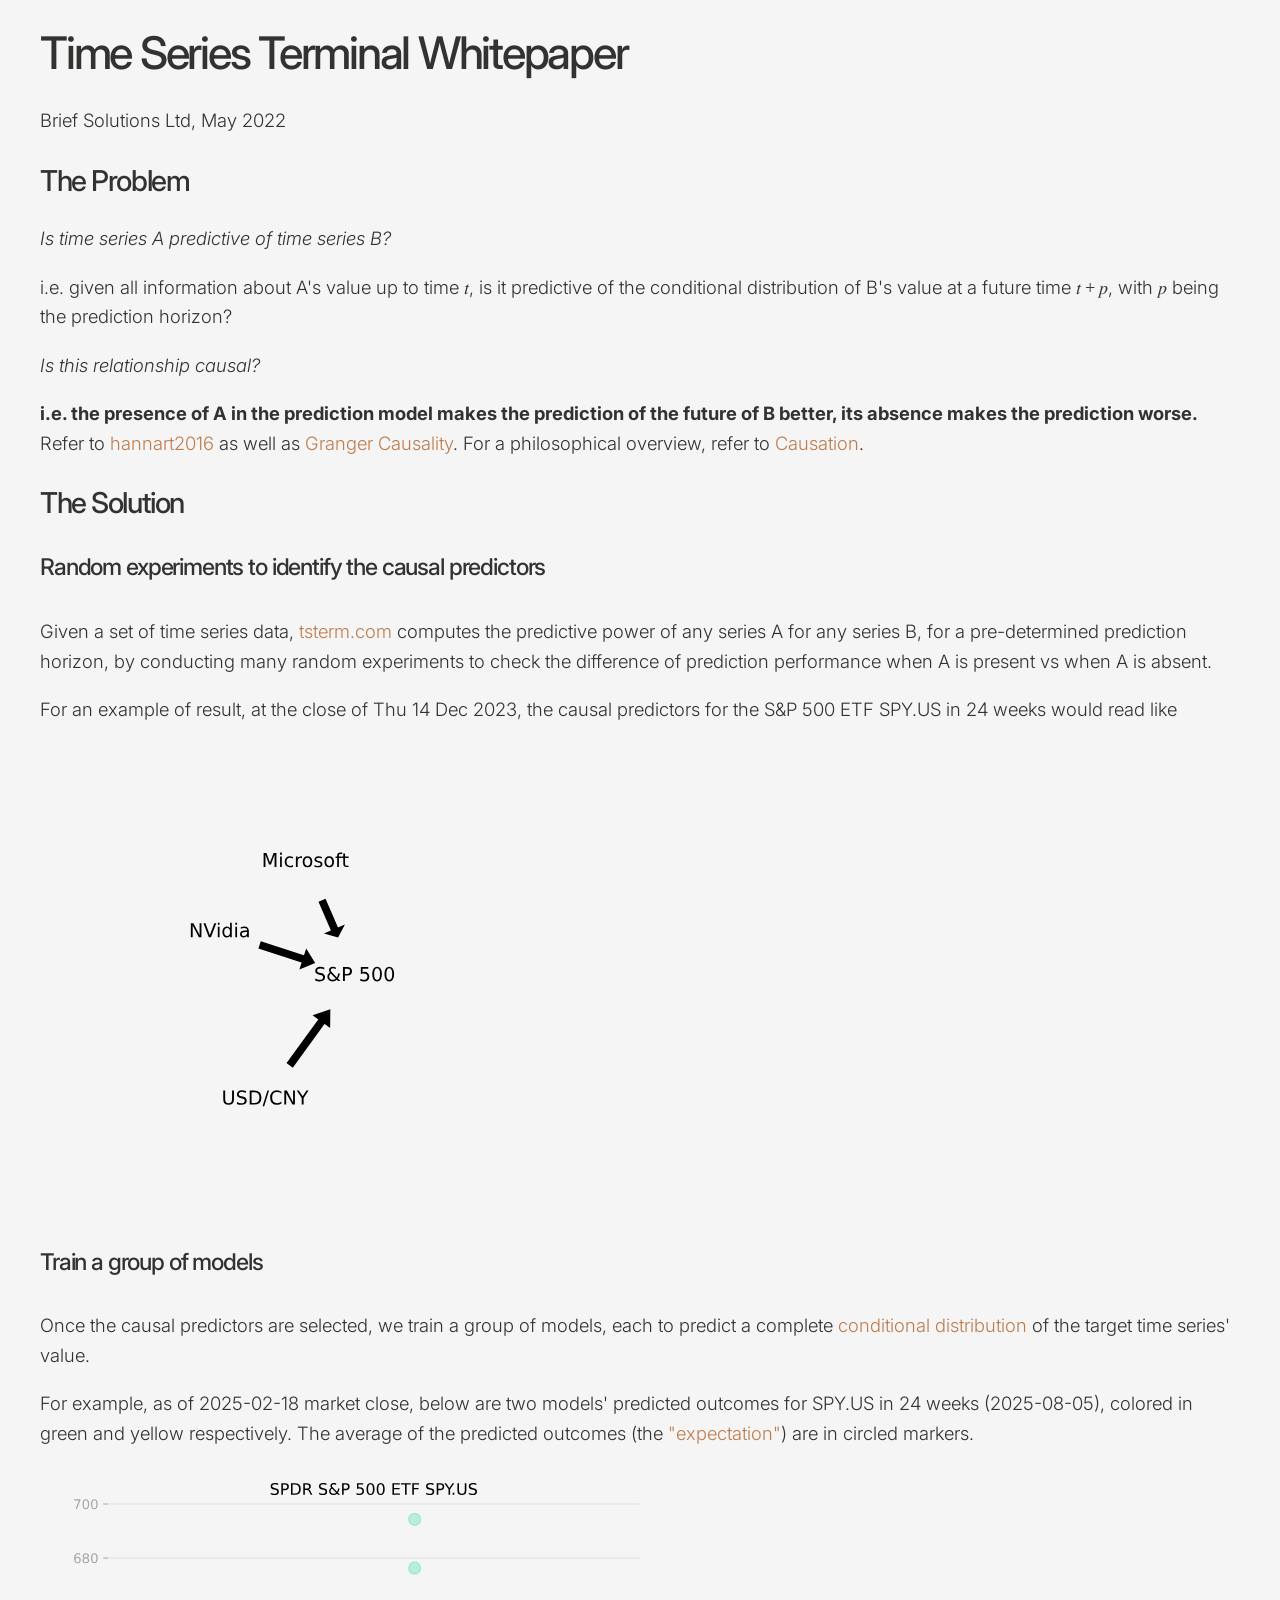
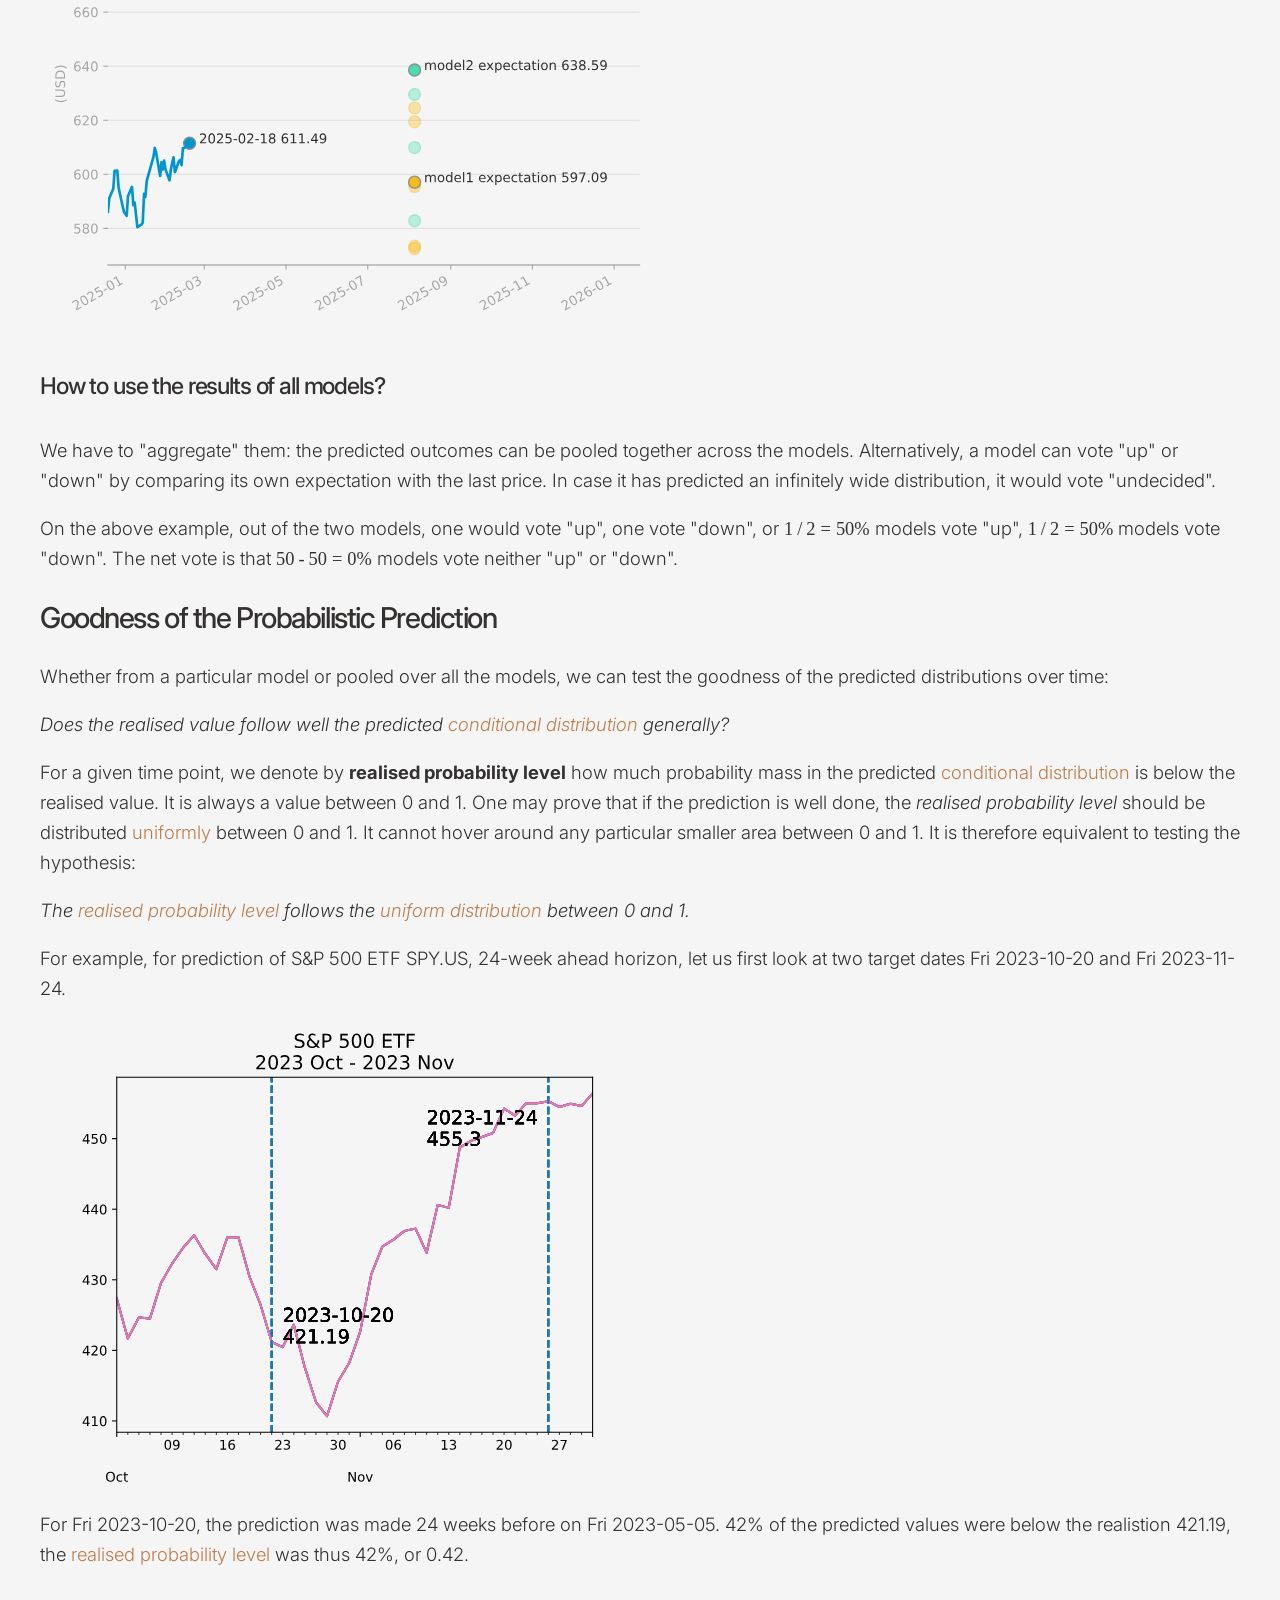
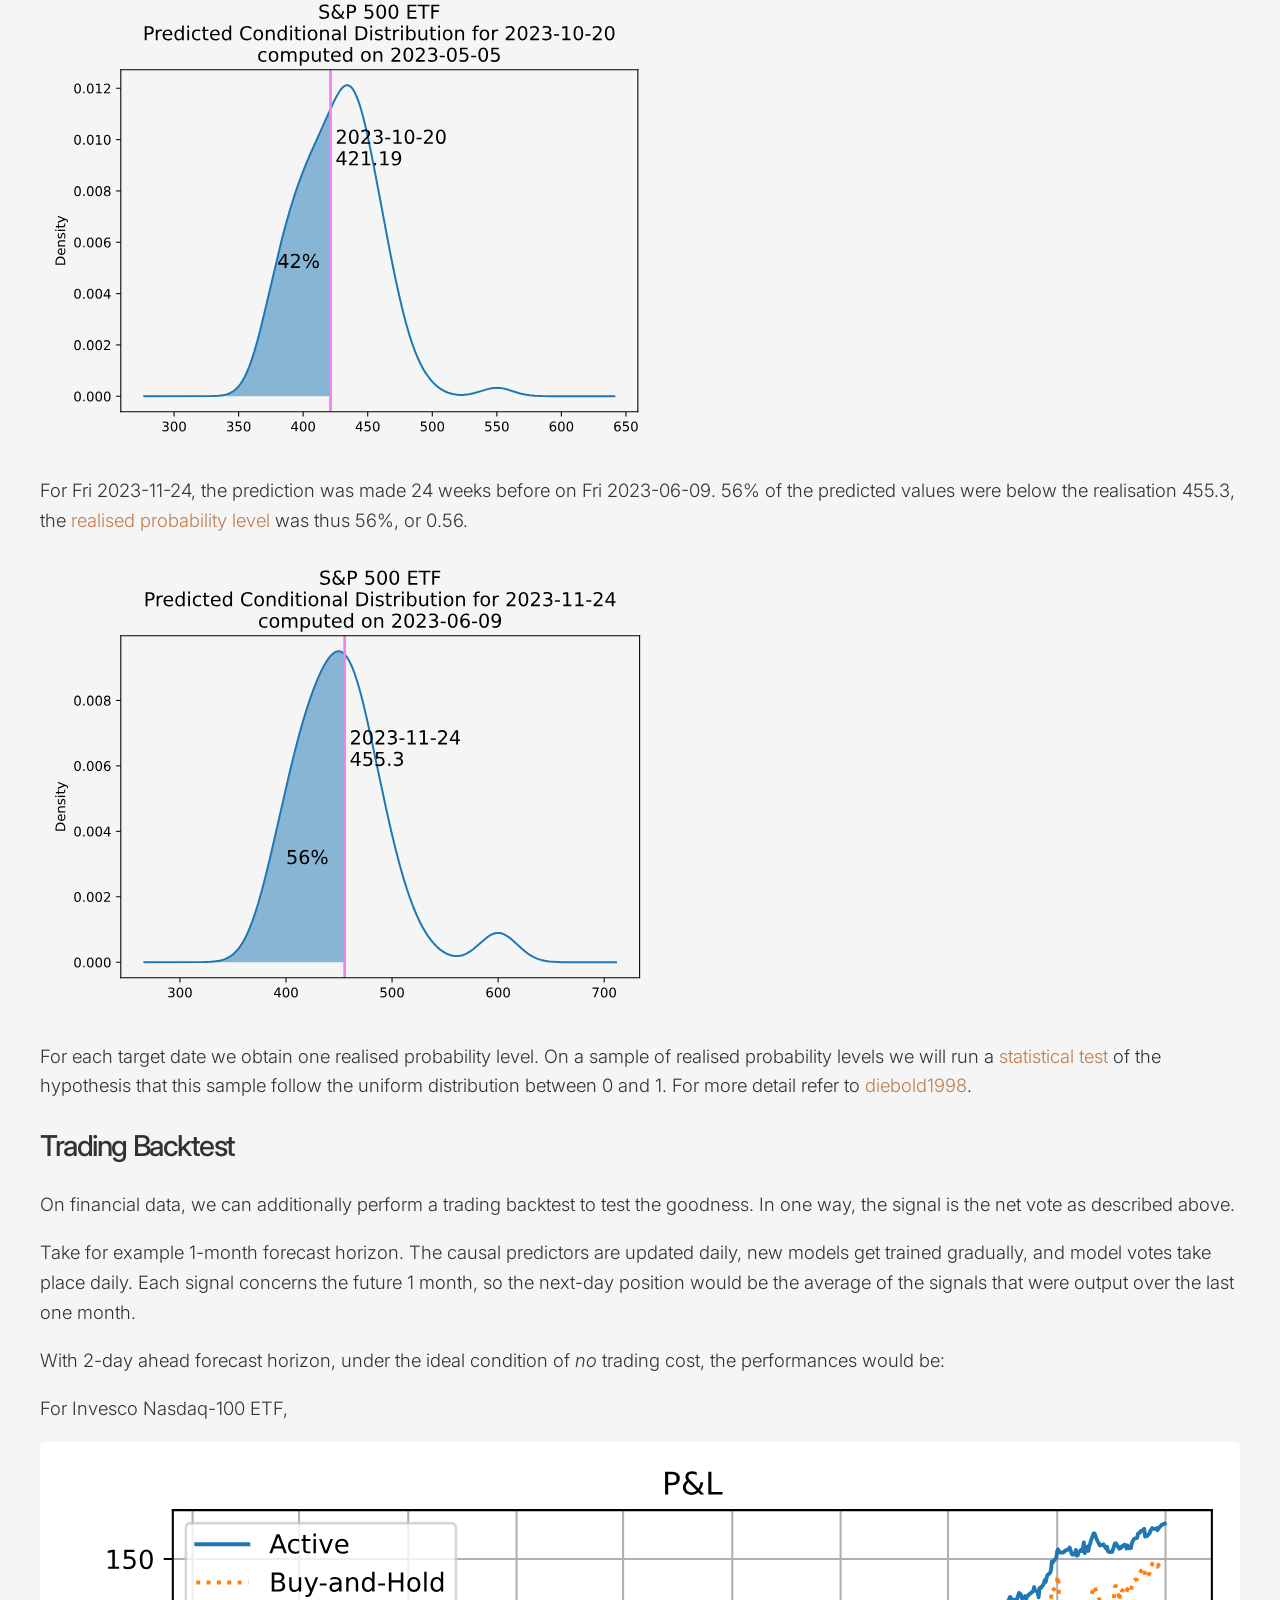
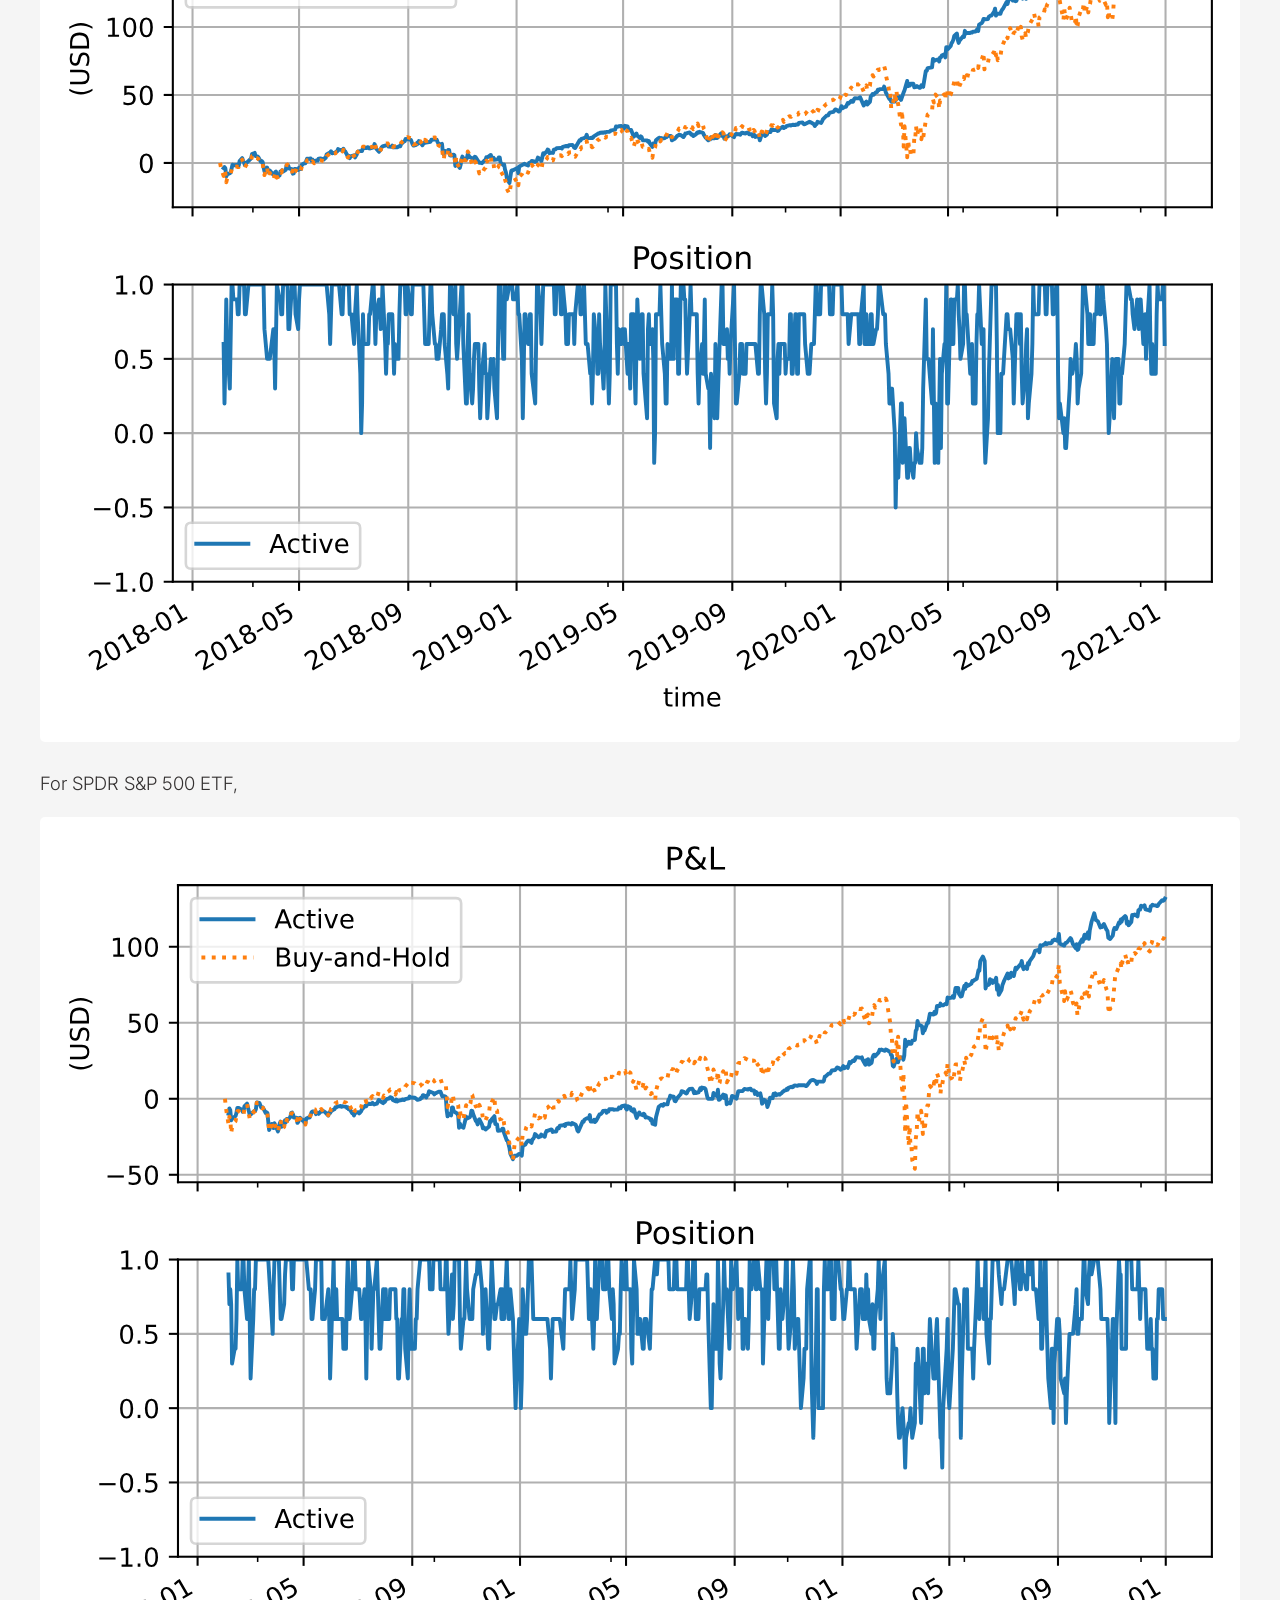
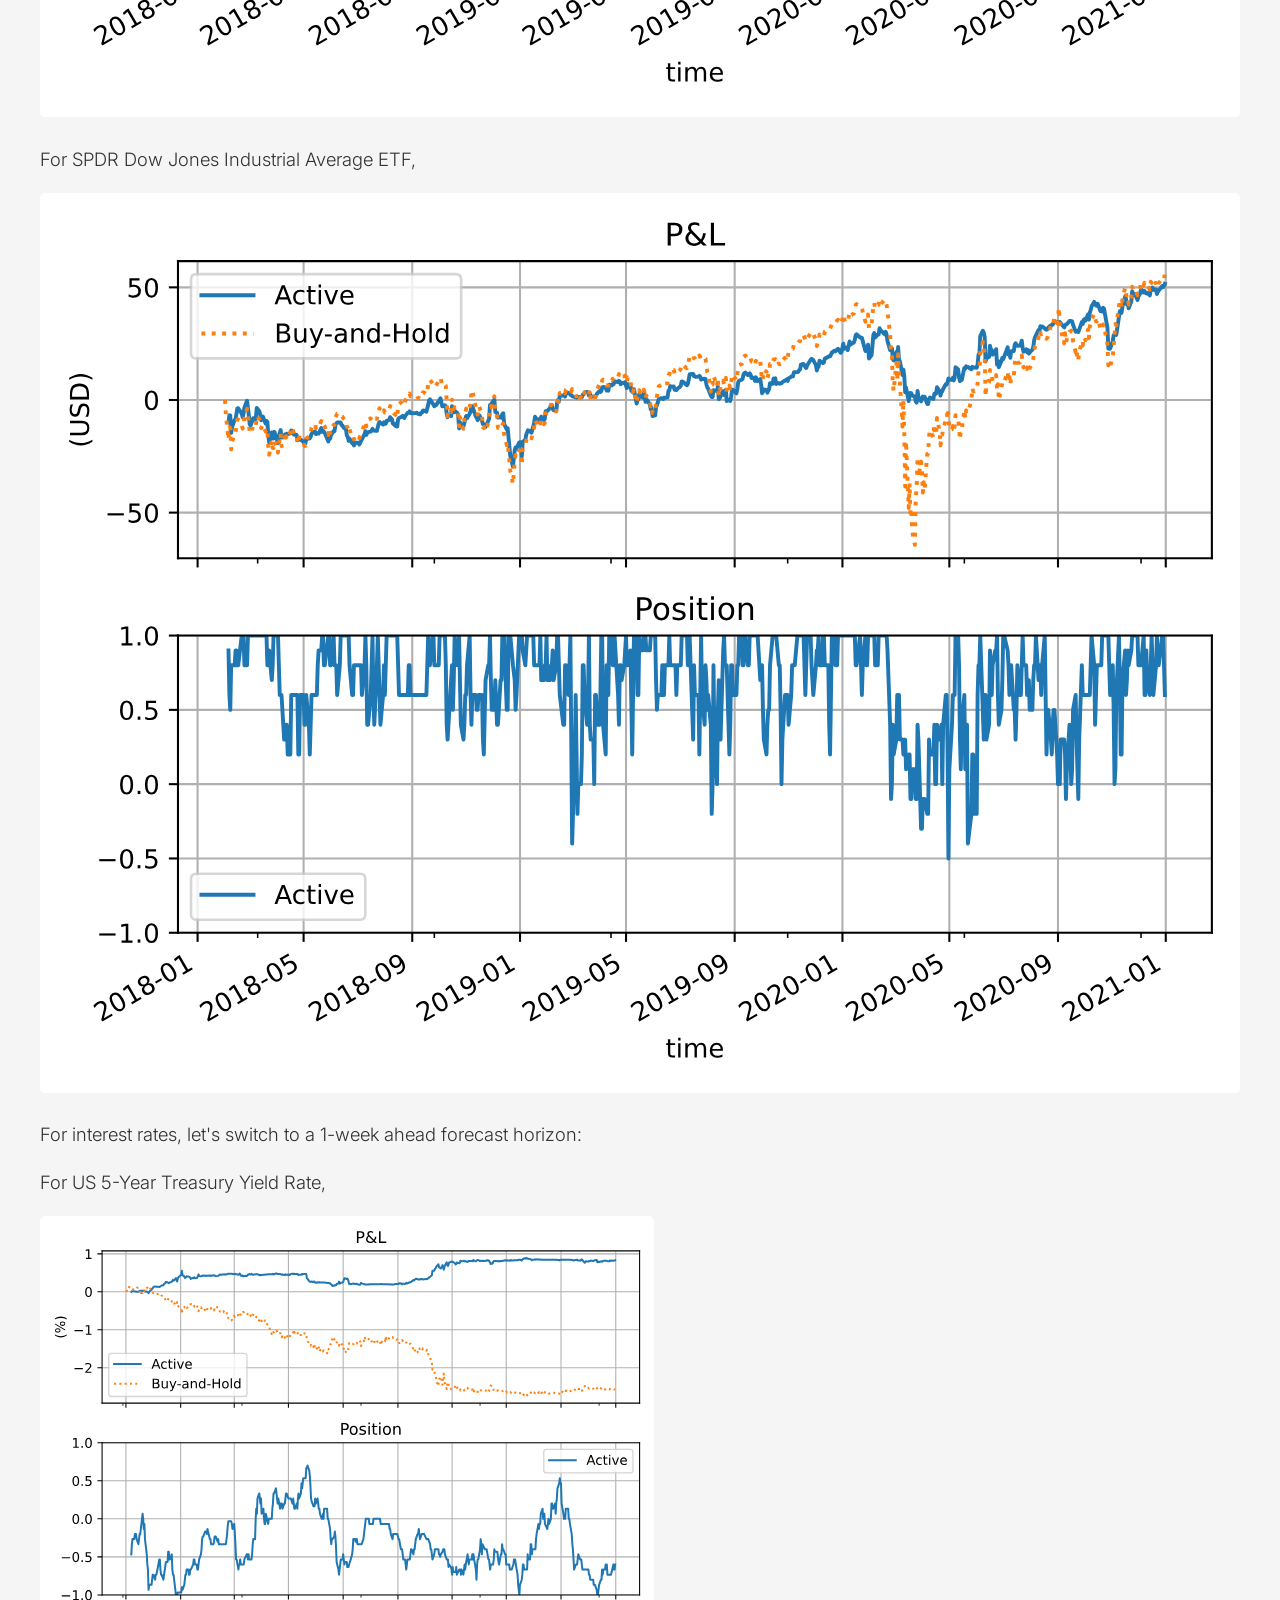
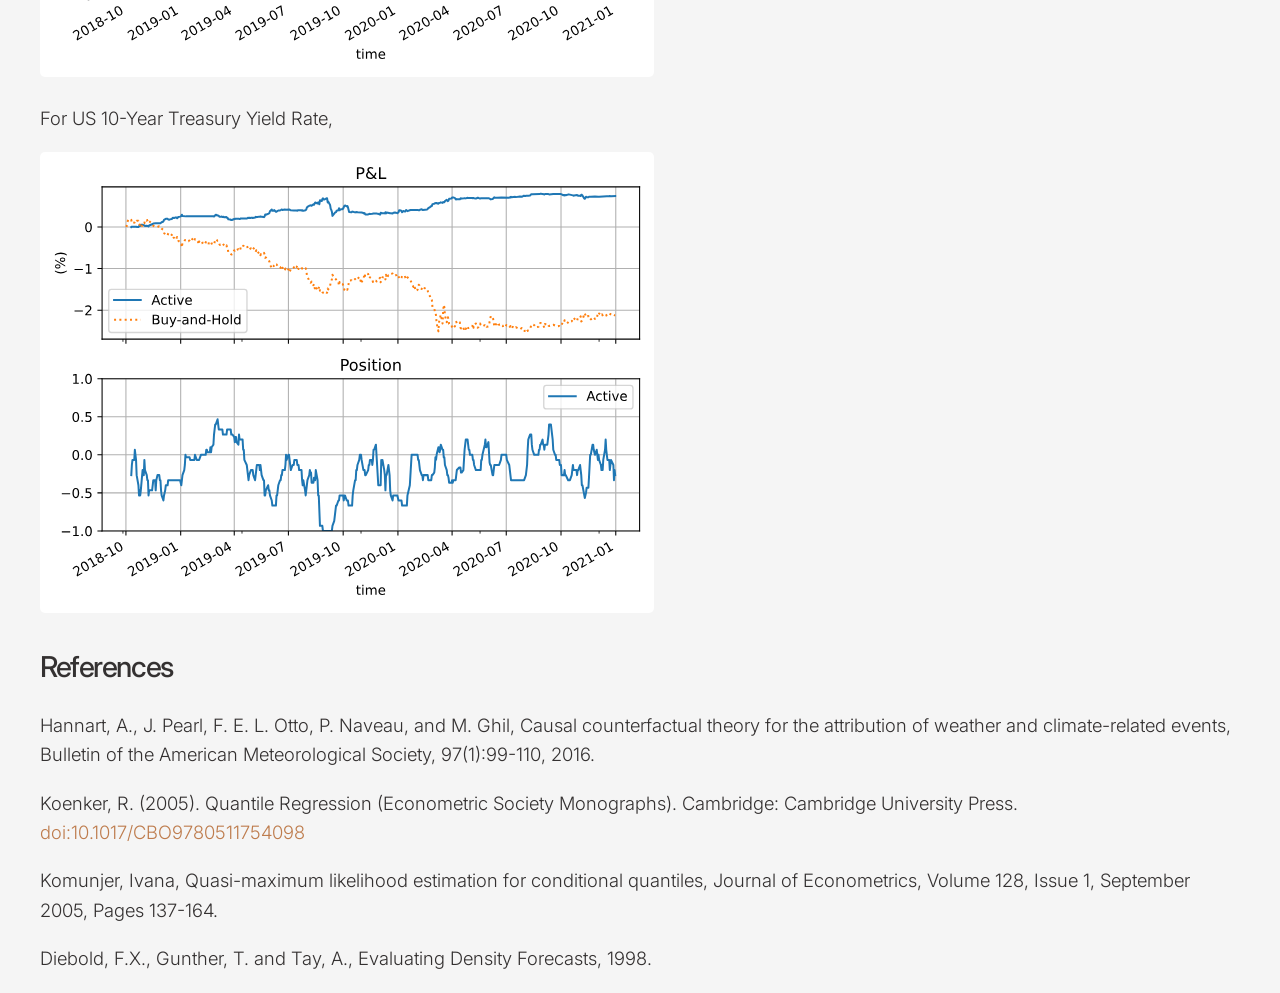
<file: static/whitepaper.html>
<!DOCTYPE html>
<html lang="en">
<meta charset="utf-8">
<meta name="viewport" content="width=device-width, initial-scale=1.0">
<meta name="description" content="causal time series analysis">
<meta name="apple-mobile-web-app-capable" content="yes">
<title>Time Series Terminal Whitepaper</title>
<link rel="stylesheet" href="simple.css">
<main>

<h1>Time Series Terminal Whitepaper</h1>
<p>Brief Solutions Ltd, May 2022</p>

<h3 id="the-problem">The Problem</h3>
<p><em>Is time series A predictive of time series B?</em></p>
<p>i.e. given all information about A's value up to time <math><mi>t</mi></math>, is it predictive of the conditional distribution of B's value at a future time <math><mrow><mi>t</mi><mo>+</mo><mi>p</mi></mrow></math>, with <math><mi>p</mi></math> being the prediction horizon?</p>
<p><em>Is this relationship causal?</em></p>
<p><strong>i.e. the presence of A in the prediction model makes the prediction of the future of B better, its absence makes the prediction worse.</strong> Refer to <a href="#hannart2016">hannart2016</a> as well as <a href="https://en.wikipedia.org/wiki/Granger_causality">Granger Causality</a>. For a philosophical overview, refer to <a href="https://iep.utm.edu/causation/">Causation</a>.

<h3 id="the-solution">The Solution</h3>
<h4>Random experiments to identify the causal predictors</h4>
<p>Given a set of time series data, <a href="/">tsterm.com</a> computes the predictive power of any series A for any series B, for a pre-determined prediction horizon, by conducting many random experiments to check the difference of prediction performance when A is present vs when A is absent.</p>

<p>For an example of result, at the close of Thu 14 Dec 2023, the causal predictors for the S&amp;P 500 ETF SPY.US in 24 weeks would read like</p>
<figure>
<img src="whitepaper/cg.svg">
</figure>

<h4>Train a group of models</h4>
<p id="aggregation">Once the causal predictors are selected, we train a group of models, each to predict a complete <a href="https://en.wikipedia.org/wiki/Conditional_probability_distribution">conditional distribution</a> of the target time series' value.</p>

<p>For example, as of 2025-02-18 market close, below are two models' predicted outcomes for SPY.US in 24 weeks (2025-08-05), colored in green and yellow respectively. The average of the predicted outcomes (the <a href="https://en.wikipedia.org/wiki/Expected_value">"expectation"</a>) are in circled markers.</p>

<figure>
<img src="whitepaper/SPY.qtl.svg">
</figure>

<h4>How to use the results of all models?</h4>
<p>We have to "aggregate" them: the predicted outcomes can be pooled together across the models. Alternatively, a model can vote "up" or "down" by comparing its own expectation with the last price. In case it has predicted an infinitely wide distribution, it would vote "undecided".</p>

<p>On the above example, out of the two models, one would vote "up", one vote "down", or <math><mn>1</mn><mo>/</mo><mn>2</mn><mo>=</mo><mn>50%</mn></math> models vote "up", <math><mn>1</mn><mo>/</mo><mn>2</mn><mo>=</mo><mn>50%</mn></math> models vote "down". The net vote is that <math><mn>50</mn><mo>-</mo><mn>50</mn><mo>=</mo><mn>0%</mn></math> models vote neither "up" or "down".</p>

<h3 id="goodness">Goodness of the Probabilistic Prediction</h3>
<p>Whether from a particular model or pooled over all the models, we can test the goodness of the predicted distributions over time:</p>

<p><em>Does the realised value follow well the predicted <a href="https://en.wikipedia.org/wiki/Conditional_probability_distribution">conditional distribution</a> generally?</em></p>

<p>For a given time point, we denote by <strong id="realised_probability_level">realised probability level</strong> how much probability mass in the predicted <a href="https://en.wikipedia.org/wiki/Conditional_probability_distribution">conditional distribution</a> is below the realised value. It is always a value between 0 and 1. One may prove that if the prediction is well done, the <em>realised probability level</em> should be distributed <a href="https://en.wikipedia.org/wiki/Continuous_uniform_distribution">uniformly</a> between 0 and 1. It cannot hover around any particular smaller area between 0 and 1. It is therefore equivalent to testing the hypothesis:</p>

<p><em>The <a href="#realised_probability_level">realised probability level</a> follows the <a href="https://en.wikipedia.org/wiki/Continuous_uniform_distribution">uniform distribution</a> between 0 and 1.</em></p>

<p>For example, for prediction of S&amp;P 500 ETF SPY.US, 24-week ahead horizon, let us first look at two target dates Fri 2023-10-20 and Fri 2023-11-24.</p>
<figure>
<img src="whitepaper/SPY23hist.svg">
</figure>

<p>For Fri 2023-10-20, the prediction was made 24 weeks before on Fri 2023-05-05. 42% of the predicted values were below the realistion 421.19, the <a href="#realised_probability_level">realised probability level</a> was thus 42%, or 0.42.</p>
<figure>
<img src="whitepaper/SPY1020.svg">
</figure>

<p>For Fri 2023-11-24, the prediction was made 24 weeks before on Fri 2023-06-09. 56% of the predicted values were below the realisation 455.3, the <a href="#realised_probability_level">realised probability level</a> was thus 56%, or 0.56.</p>
<figure>
<img src="whitepaper/SPY1124.svg">
</figure>

<p>For each target date we obtain one realised probability level. On a sample of realised probability levels we will run a <a href="https://en.wikipedia.org/wiki/Kolmogorov-Smirnov_test">statistical test</a> of the hypothesis that this sample follow the uniform distribution between 0 and 1. For more detail refer to <a href="#diebold1998">diebold1998</a>.</p>

<h3 id="backtest">Trading Backtest</h3>
<p>On financial data, we can additionally perform a trading backtest to test the goodness. In one way, the signal is the net vote as described above.</p>

<p>Take for example 1-month forecast horizon. The causal predictors are updated daily, new models get trained gradually, and model votes take place daily. Each signal concerns the future 1 month, so the next-day position would be the average of the signals that were output over the last one month.</p>

<p>With 2-day ahead forecast horizon, under the ideal condition of <em>no</em> trading cost, the performances would be:</p>
<p>For Invesco Nasdaq-100 ETF,</p>
<figure>
<img src="whitepaper/qqq.svg">
</figure>
<p>For SPDR S&P 500 ETF,</p>
<figure>
<img src="whitepaper/spy.svg">
</figure>
<p>For SPDR Dow Jones Industrial Average ETF,</p>
<figure>
<img src="whitepaper/dia.svg">
</figure>
<p>For interest rates, let's switch to a 1-week ahead forecast horizon:</p>
<p>For US 5-Year Treasury Yield Rate,</p>
<figure>
<img src="whitepaper/dgs5-h1w.svg">
</figure>
<p>For US 10-Year Treasury Yield Rate,</p>
<figure>
<img src="whitepaper/dgs10-h1w.svg">
</figure>

<h3>References</h3>
<p id="hannart2016">Hannart, A., J. Pearl, F. E. L. Otto, P. Naveau, and M. Ghil, Causal counterfactual theory for the attribution of weather and climate-related events, Bulletin of the American Meteorological Society, 97(1):99-110, 2016.</p>

<p>Koenker, R. (2005). Quantile Regression (Econometric Society Monographs). Cambridge: Cambridge University Press. <a href="https://www.cambridge.org/core/books/quantile-regression/C18AE7BCF3EC43C16937390D44A328B1">doi:10.1017/CBO9780511754098</a></p>

<p>Komunjer, Ivana, Quasi-maximum likelihood estimation for conditional quantiles, Journal of Econometrics, Volume 128, Issue 1, September 2005, Pages 137-164.</p>

<p id="diebold1998">Diebold, F.X., Gunther, T. and Tay, A., Evaluating Density Forecasts, 1998.</p>

</main>
</html>
</file>
<file: static/simple.css>
/* Set the global variables for everything. Change these to use your own fonts and colours. */

@import url('https://fonts.googleapis.com/css2?family=Inter:wght@300;500;700&display=swap');

:root {

  /* Set sans-serif & mono fonts */

  --sans-font: 'Inter', sans-serif;
  font-weight: 300;
  /*--mono-font: Consolas, Menlo, Monaco, "Andale Mono", "Ubuntu Mono", monospace; */

  /* Body font size. By default, effectively 18.4px, based on 16px as 'root em' */
  --base-fontsize: 1.15rem;

  /* Major third scale progression - see https://type-scale.com/ */
  --header-scale: 1.25;

  /* Line height is set to the "Golden ratio" for optimal legibility */
  --line-height: 1.618;

  /* Default (light) theme */
  --bg: #F5F5F5;
  --accent-bg: #F5F5F5;
  --text: #343131;
  --text-light: #8E8E8E;
  --border: #343131;
  --accent: #BE7C4D;
  --accent-light: #BE7C4D;
  --code: #D81B60;
  --preformatted: #444;
  --marked: #FFDD33;
  --disabled: #EFEFEF;
}

:root {
  --size-1: calc(var(--base-fontsize) * var(--header-scale) * var(--header-scale) * var(--header-scale) * var(--header-scale));
  --size-2: calc(var(--base-fontsize) * var(--header-scale) * var(--header-scale) * var(--header-scale));
  --size-3: calc(var(--base-fontsize) * var(--header-scale) * var(--header-scale));
  --size-4: calc(var(--base-fontsize) * var(--header-scale));
  --size-5: var(--base-fontsize);
  --size-6: calc(var(--base-fontsize) / var(--header-scale));
}

/* Dark theme */
/* @media (prefers-color-scheme: dark) {
  :root {
    --bg: #343131;
    --accent-bg: #343131;
    --text: #F5F5F5;
    --text-light: #8E8E8E;
    --border: #F5F5F5;
    --accent: #BE7C4D;
    --accent-light: #8E8E8E;
    --code: #F06292;
    --preformatted: #CCC;
    --disabled: #111;
  }

  img, video {
    opacity: 100%;
  }
} */

html {
  /* Set the font globally */
  font-family: var(--sans-font);
}

/* Make the body a nice central block */
body {
  color: var(--text);
  background: var(--bg);
  font-size: var(--base-fontsize);
  line-height: var(--line-height);
  display: flex;
  min-height: 100vh;
  flex-direction: column;
  flex: 1;
  margin: 0 auto;
  max-width: 75rem;
  padding: 0 2rem;
  overflow-x: hidden;
}

.small-multiples {
  margin-top: 30px;
}
.small-multiples-child {
  position: relative;
  float: left;
  height: 16.5rem;    /* originally 210px */
  margin-right: 6px;
  margin-bottom: 6px;
}
.small-multiples-child:before {
  content: "";
  background: var(--accent);
  position: absolute;
  top: 0;
  left: 0;
  height: 1.25px;
  width: 20%;
}
.small-multiples-title {
  width: 12rem;     /* originally 180px */
  margin-top: 1.1px;
  font-weight: 500;
  font-size: var(--size-5);
}
.small-multiples-chart {
  position: absolute;
  bottom: 25px;
}
.as-of-time {
  clear: left;
  padding-top: 20px;
  font-size: var(--size-5);
  font-weight: 300;
}

.landing-pane {
  margin-top: 10vh;
  margin-bottom: 10vh;
}

.flex-align-center {
  display: flex;
  align-items: center;
  flex-wrap: wrap;
}

.flex-gap {
  gap: .618em;
}

.flex-row-gap {
  row-gap: .382em;
}

.height-1 {
  height: var(--size-1);
}

.height-4 {
  height: var(--size-4);
}

.height-5 {
  height: var(--size-5);
}

#display {
  fill: #343131;
}

/* Make the header bg full width, but the content inline with body */
header {
  background: var(--accent-bg);
  border-bottom: 1px solid var(--border);
  text-align: center;
  padding: 2.5rem;
  width: 100vw;
  position: relative;
  box-sizing: border-box;
  left: 50%;
  right: 50%;
  margin-left: -50vw;
  margin-right: -50vw;

}


/* Remove margins for header text */
header h1,
header p {
  margin: 0;
}

/* Fix line height when title wraps */
h1, h2, h3 {
  line-height: 1;
}

/* Format navigation */
nav {
  display: flex;
  font-size: var(--size-5);
  line-height: 2;
  max-width: 75rem;
  justify-content: space-between;
  align-items: center;
  margin: auto;
flex-wrap: wrap;
  }

nav a {
  margin: 0rem 0rem 0 0;
  border: 1px solid var(--border);
  border-radius: 24px;
  color: var(--text) !important;
  display: inline-block;
  padding: .1rem 1rem;
  text-decoration: none;
  transition: .4s;
}

nav a:hover {
  color: var(--accent) !important;
  border-color: var(--accent);
}

nav a.current:hover {
  text-decoration: none;
}

a.nav {
  color:  var(--text);
}



footer {
 display: block;
  font-size: var(--size-5);
  line-height: 1.2;
  justify-content: space-between;
  align-items: center;
  margin: auto;
  background-color: var(--text);
  color: var(--bg);
  padding: 2.5rem;
  width: 100vw;
  position: relative;
  box-sizing: border-box;
  left: 50%;
  right: 50%;
  margin-left: -50vw;
  margin-right: -50vw;
  margin-top: 5rem;
  background-image: linear-gradient(90deg, rgba(245,245,245,.15) 2%, transparent 0),linear-gradient(rgba(245,245,245,.15) 2%, transparent 0);
  background-size: 50px 50px;
}

/* Format headers */
h1 {
  font-size: var(--size-1);
  margin-top: calc(var(--line-height) * 1.2rem); font-weight: 500; letter-spacing: -0.05em

}

h2 {
  font-size: var(--size-2);
  margin-top: calc(var(--line-height) * 1.2rem); font-weight: 500; letter-spacing: -0.05em

}

h3 {
  font-size: var(--size-3);
  margin-top: calc(var(--line-height) * 1.2rem); font-weight: 500; letter-spacing: -0.05em
}

h4 {
  font-size: var(--size-4);
  margin-top: calc(var(--line-height) * 1.2rem); font-weight: 500; letter-spacing: -0.05em
}

h5 {
  font-size: var(--size-5);
  margin-top: calc(var(--line-height) * 1.2rem); font-weight: 500; letter-spacing: -0.05em
}

h6 {
  font-size: var(--size-6);
  margin-top: calc(var(--line-height) * 1.2rem); letter-spacing: -0.05em
}

/* Format links & buttons */
a {

  color: var(--accent);
  text-decoration: none;
}

a:hover {
  text-decoration: none;
  cursor: pointer;
  color: var(--text-light);

}

a button,
button,
[role="button"],
input[type="submit"],
input[type="reset"],
input[type="button"] {
  border: 1px solid var(--accent);
  border-radius: 24px;
  color: var(--accent) !important;
  background: none;
  font-size: 1rem;
  padding: .7rem 1.2rem;
  margin: .75rem 0;
  transition: .4s;

}
button {
  margin-right: .5rem;
}

button.td-name{
margin-left: 0.5rem;
padding: 0.5rem 1.2rem;
text-decoration:none;

  }

a button[disabled],
button[disabled],
[role="button"][aria-disabled="true"],
input[type="submit"][disabled],
input[type="reset"][disabled],
input[type="button"][disabled],
input[type="checkbox"][disabled],
input[type="radio"][disabled],
select[disabled] {
  cursor: default;
  opacity: .5;
  cursor: not-allowed;
}

input:disabled,
textarea:disabled,
select:disabled {
  cursor: not-allowed;
  background-color: var(--disabled);
  border-radius: 12px;
}

input[type="range"] {
  padding: 0;
  border-bottom: 1px solid var(--border);
}

/* Set the cursor to '?' while hovering over an abbreviation */
abbr {
  cursor: help;
}

button:focus,
button:enabled:hover,
[role="button"]:focus,
[role="button"]:not([aria-disabled="true"]):hover,
input [type="text"]:focus {
 color: var(--border) !important;
  border-color: var(--border);
}
input[type="submit"]:focus {
  border-color: var(--accent);
}

input[type="submit"]:enabled:hover,
input[type="reset"]:focus,
input[type="reset"]:enabled:hover,
input[type="button"]:focus,
input[type="button"]:enabled:hover,
input[type="checkbox"]:focus,
input[type="checkbox"]:enabled:hover,
input[type="radio"]:focus,
input[type="radio"]:enabled:hover{
  opacity: .8;
  cursor: pointer;
}

/* Format the expanding box */
details {
  background: var(--accent-bg);
  border: 1px solid var(--border);
  border-radius: 5px;
  margin-bottom: 1rem;
}

summary {
  cursor: pointer;
  font-weight: bold;
  padding: .6rem 1rem;
}

details[open] {
  padding: .6rem 1rem .75rem 1rem;
}

details[open] summary {
  margin-bottom: .5rem;
  padding: 0;
}

details[open]>*:last-child {
  margin-bottom: 0;
}

/* Format tables */
/* Format tables */
table {
  border-collapse: collapse;
  width: 100%;
  margin: 1.5rem 0;
}

td,
th {
  border: 1px solid var(--border);
  border-left: none;
  border-right: none;
  text-align: left;
  padding: .5em;
  font-weight: 500;

}

th {
  background: var(--accent-bg);
  font-weight: 700;
  background-color: var(--text);
  color: var(--bg);
  margin-top: 0.5em;
  margin-bottom: 0.5em;


}

tr:nth-child(even) {
  /* Set every other cell slightly darker. Improves readability. */
  background: var(--accent-bg);
}

table caption {
  font-weight: bold;
  margin-bottom: .5rem;

}
/* Lists */
ol,
ul {
  padding-left: 3rem;
}

/* Format forms */
textarea,
select,
input {
  font-size: inherit;
  font-family: inherit;
  margin-bottom: .5rem;
  color: var(--text);
  background: var(--bg);

 border-top: none;
 border-left: none;
 border-right: none;
  box-shadow: none;
  box-sizing: border-box;
  width: calc(100% - 5.5rem);
  -moz-appearance: none;
  -webkit-appearance: none;
  appearance: none;
  padding-top: 0.5rem;
  padding-bottom: 0.5rem;
  border-bottom: 1px solid var(--border);


}

textarea {

  border: 1px solid var(--border);
  border-radius: 12px;
}

/* Add arrow to  */
select {
  background-image:
    linear-gradient(45deg, transparent 49%, var(--text) 51%),
    linear-gradient(135deg, var(--text) 51%, transparent 49%);
  background-position:
    calc(100% - 20px),
    calc(100% - 15px);
  background-size:
    5px 5px,
    5px 5px;
  background-repeat: no-repeat;
 /* border-top: 1px solid var(--border);*/
 border-top: none;
 border-left: none;
 border-right: none;
}

input[id='datalist'] {
border: 1px solid var(--border);
border-radius: 24px;
padding-left: 1em;
width: auto;
max-width: 12em;
background-color: none;
}
input[id='datalist']:hover {
  border-color: var(--accent);

}
select[multiple] {
  background-image: none !important;
  border: solid 1px var(--accent);
}

/* checkbox and radio button style */
input[type="checkbox"], input[type="radio"]{
  vertical-align: -webkit-baseline-middle;
  position: relative;
  border: 1px solid var(--border);
  border-radius: 4px;
  margin-top: -0.3rem;
  padding: 0.5rem;
}
input[type="radio"]{
  border-radius: 100%;
  border: 1px solid var(--border);
  margin-top: .5rem;
  padding-top: .5rem;
  padding-left: .5rem;
  padding-right: .5rem;
  margin-top: -0.26rem;




}

input[type="checkbox"]:checked,
input[type="radio"]:checked {
  background: var(--accent);
}

input[type="checkbox"]:checked::after {
  /* Creates a rectangle with colored right and bottom borders which is rotated to look like a check mark */
  content: ' ';
  width: 0.1em;
  height: 0.23em;
  border-radius: 0;
  position: absolute;
  top: 0.03em;
  right: 0.11em;
  background: transparent;
  border: 1px solid var(--accent);
  border-right: solid var(--bg) 0.08em;
  border-bottom: solid var(--bg) 0.08em;
  transform: rotate(45deg);
}
input[type="radio"]:checked::after {
  /* creates a colored circle for the checked radio button  */
  content: ' ';
  width: .4em;
  height: .4em;
  border-radius: 100%;
  position: absolute;
  top: 0.40em;
  background: var(--bg);
  left: 0.40em;
}

/* Datalist format options */
datalist {
  position: absolute;
  max-height: 20em;
  border: 1px solid var(--border);
  overflow-x: hidden;
  overflow-y: auto;

}

datalist option {
  padding: 0.3em 1em;
  background-color: var(--bg);
  cursor: pointer;
  border: 1px solid var(--border);
  background-color: none;
}

/* option active styles */
datalist option:hover, datalist option:focus {
  border-color: var(--accent);
  background-color: none;
  outline: 1px solid var(--solid);
}

/* Make the textarea wider than other inputs */
textarea {
  width: 80%
}

/* Makes input fields wider on smaller screens */
@media only screen and (max-width: 500px) {
  textarea,
  select,
  input {
    width: 100%;

  }
}

/* Ensures the checkbox and radio inputs do not have a set width like other input fields */
input[type="checkbox"], input[type="radio"]{
  width: auto;
}

/* do not show border around file selector button */
input[type="file"] {
  border: 0;
}

/* Without this any HTML using <fieldset> shows ugly borders and has additional padding/margin. (Issue #3) */
fieldset {
  border: 0;
  padding: 0;
  margin: 0;
}

/* Misc body elements */

hr {
  color: var(--border);
  border-top: 1px;
  margin: 1rem auto;
}

mark {
  padding: 2px 5px;
  border-radius: 4px;
  background: var(--marked);
}

main img, main video {
  max-width: 100%;
  height: auto;
  border-radius: 5px;
}

figure {
  margin: 0;
}

figcaption {
  color: var(--text-light);
  text-align: center;
  margin-bottom: 1rem;
}

blockquote {
  margin: 2rem 0 2rem 2rem;
  padding: .4rem .8rem;
  opacity: .8;


}

cite {
  color: var(--text-light);
  font-style: normal;
}

/* Use mono font for code like elements */
code,
pre,
pre span,
kbd,
samp {
  font-family: var(--mono-font);
  color: var(--code);
}

kbd {
  color: var(--preformatted);
  border: 1px solid var(--preformatted);
  border-bottom: 3px solid var(--preformatted);
  border-radius: 5px;
  padding: .1rem;
}

pre {
  padding: 1rem 1.4rem;
  max-width: 100%;
  overflow: auto;
  overflow-x: auto;
  color: var(--preformatted);
  background: var(--accent-bg);
  border: 1px solid var(--border);
  border-radius: 5px;
}

/* Fix embedded code within pre */
pre code {
  color: var(--preformatted);
  background: none;
  margin: 0;
  padding: 0;
}

svg {
/*width: 13.5%;
height: 1.5%;
fill: var(--text);
background-color: none;
padding: 0rem;
*/
}

@media (prefers-color-scheme: dark) {
svg {
fill: var(--text);
background-color: none;
}
svg .invert {
fill: var(--bg);
}
}

input::-webkit-calendar-picker-indicator {
              opacity: 100;
              padding-right: 1rem;
              margin-bottom: 0.1rem;
           }
</file>
